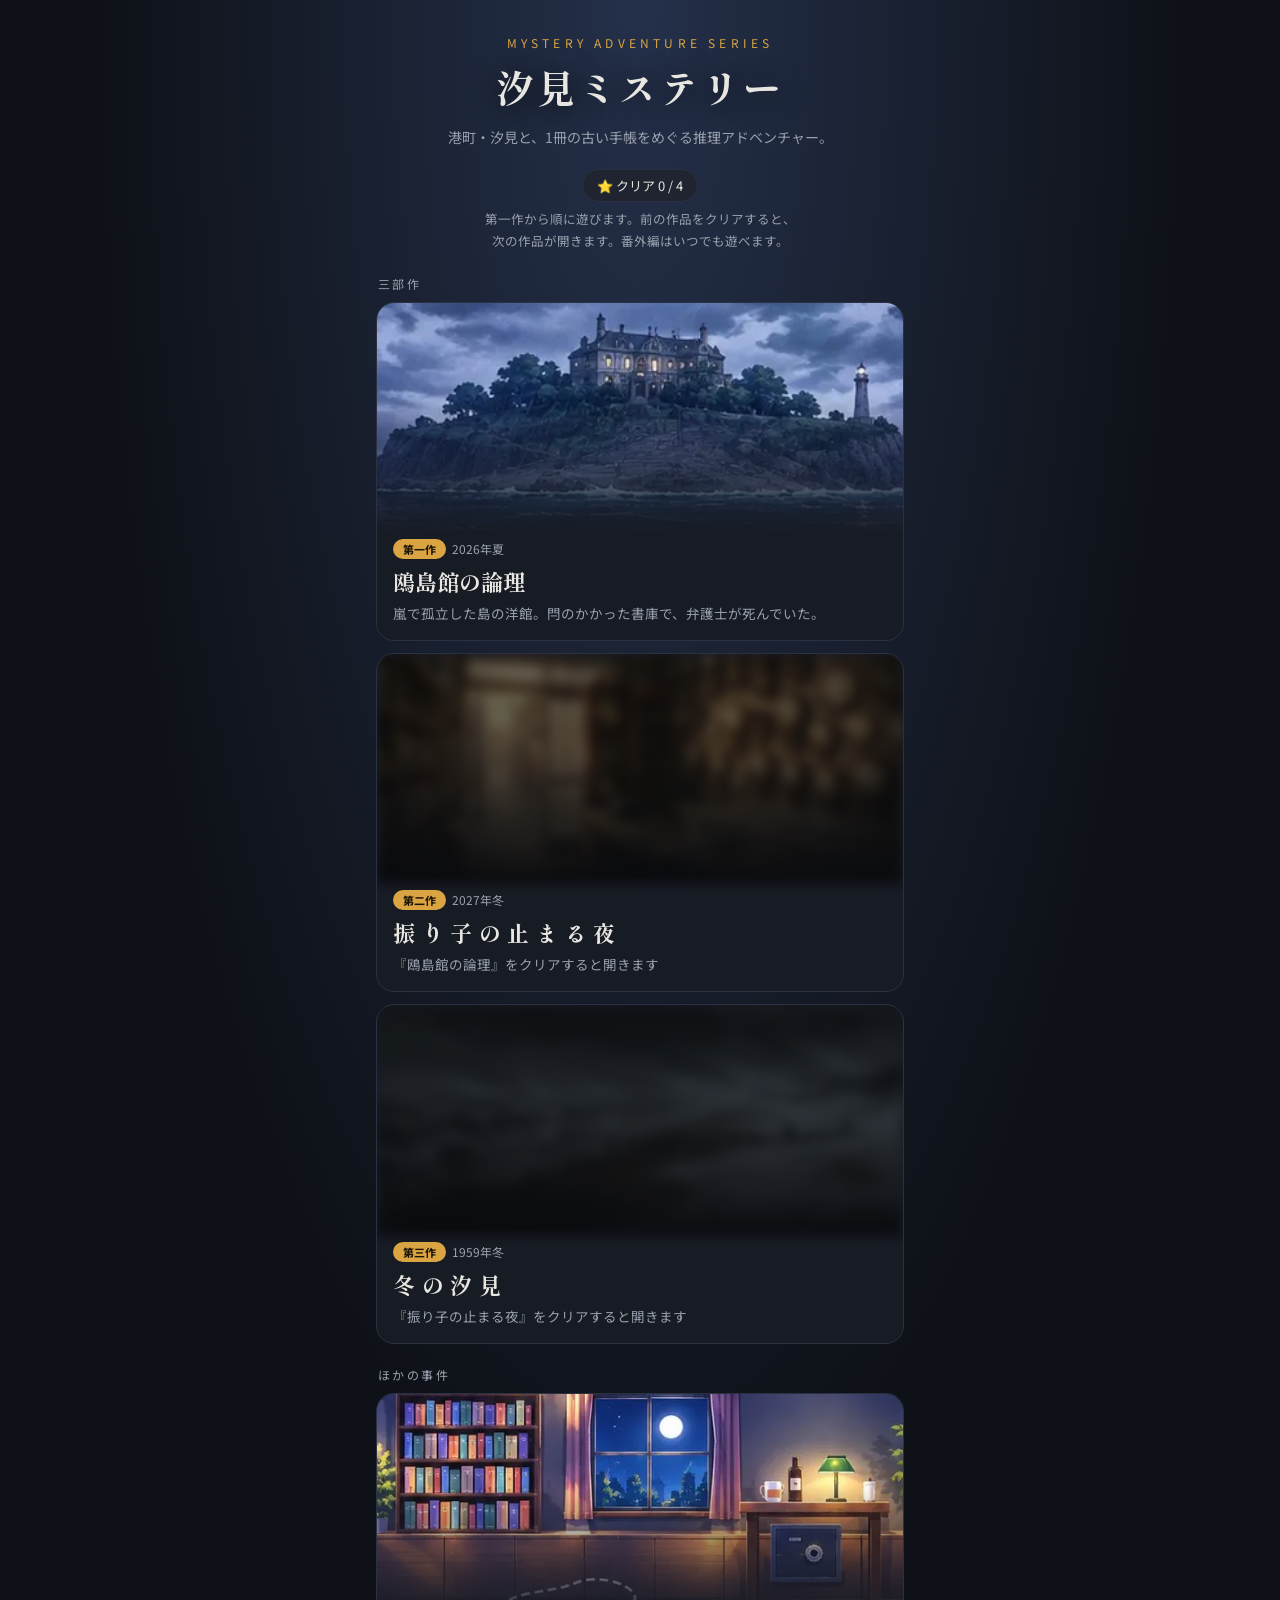
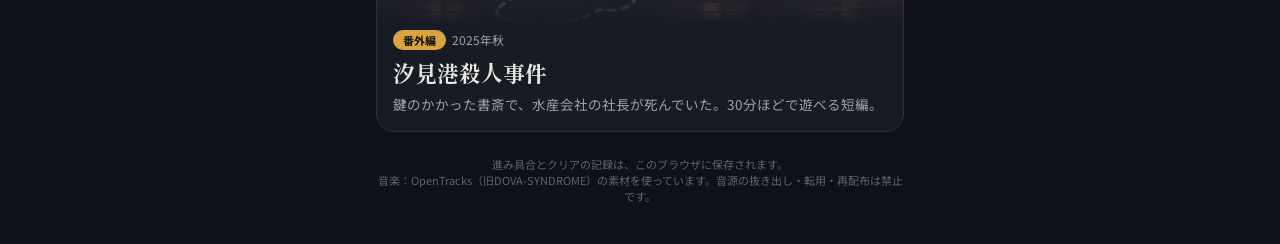
<file: index.html>
<!DOCTYPE html>
<html lang="ja">
<head>
<meta charset="UTF-8">
<meta name="viewport" content="width=device-width, initial-scale=1">
<title>汐見ミステリー</title>
<link rel="preconnect" href="https://fonts.googleapis.com">
<link href="https://fonts.googleapis.com/css2?family=Noto+Sans+JP:wght@400;500;700&family=Shippori+Mincho:wght@700;800&display=swap" rel="stylesheet">
<style>
:root{--bg:#0e1117;--panel:#171b24;--panel2:#1f2430;--line:#2b3140;--text:#e8e6e1;--sub:#9aa1ae;--accent:#d9a441;--accent2:#c2553f;--blue:#7fa7d6}
*{box-sizing:border-box;margin:0;padding:0}
html,body{background:var(--bg);color:var(--text);font-family:'Noto Sans JP',sans-serif;min-height:100%}
body{background:radial-gradient(ellipse at 50% 0%,#24304a 0%,var(--bg) 60%) no-repeat;display:flex;justify-content:center}
#wrap{width:100%;max-width:560px;padding:34px 16px 40px}
.eyebrow{color:var(--accent);font-size:12px;letter-spacing:.35em;text-align:center}
h1{font-family:'Shippori Mincho',serif;font-weight:800;font-size:38px;letter-spacing:.08em;text-align:center;margin:8px 0 10px;text-shadow:0 4px 30px #000}
.lead{color:var(--sub);font-size:14px;line-height:1.9;text-align:center;text-wrap:balance}
.stat{display:flex;justify-content:center;gap:10px;margin:18px 0 6px}
.stat span{background:var(--panel2);border:1px solid var(--line);border-radius:999px;padding:6px 14px;font-size:13px}
.order{color:var(--sub);font-size:12.5px;line-height:1.8;text-align:center;margin:6px 0 18px;text-wrap:balance}
.sec{color:var(--sub);font-size:12px;letter-spacing:.2em;margin:22px 2px 10px}
.game{display:block;width:100%;text-align:left;color:inherit;font:inherit;background:var(--panel);border:1px solid var(--line);border-radius:18px;overflow:hidden;margin-bottom:12px;cursor:pointer;position:relative}
.game:hover{border-color:var(--accent)}
.game{transition:transform .08s,filter .15s,border-color .15s}
.game:active{transform:scale(.98);filter:brightness(1.2)}
.game.going{border-color:var(--accent);filter:brightness(1.2)}
.game.going .img::before{content:'開いています…';position:absolute;inset:0;z-index:2;display:flex;align-items:center;justify-content:center;background:#0e1117aa;color:#fff;font-size:15px;font-weight:700;letter-spacing:.1em}
.game .img{aspect-ratio:16/7;background:linear-gradient(135deg,#2a3348,#151a24);background-size:cover;background-position:center;position:relative}
.game .img::after{content:'';position:absolute;inset:0;background:linear-gradient(180deg,transparent 40%,#171b24 100%)}
.game .body{padding:2px 16px 15px;position:relative}
.game .tag{display:inline-block;color:#1a1405;background:var(--accent);font-size:11px;font-weight:700;border-radius:999px;padding:2px 10px;margin-right:6px}
.game .era{color:var(--sub);font-size:12px}
.game h2{font-family:'Shippori Mincho',serif;font-weight:800;font-size:22px;margin:6px 0 4px}
.game p{color:var(--sub);font-size:13.5px;line-height:1.8}
.game .badges{position:absolute;top:10px;right:10px;display:flex;gap:6px;z-index:1}
.game .badges span{background:#0e1117cc;backdrop-filter:blur(6px);border:1px solid #ffffff2a;border-radius:999px;padding:4px 10px;font-size:12px}
.game .badges .clear{border-color:var(--accent);color:var(--accent);font-weight:700}
.game.soon{cursor:default}
.game.soon .img{filter:grayscale(.6) brightness(.7)}
.game.soon .badges .wait{color:var(--sub)}
.game.locked .img{filter:blur(6px) brightness(.4)}
.game.locked h2{letter-spacing:.3em}
.game.epi{border-color:var(--accent)}
#toast{position:fixed;left:50%;top:18px;transform:translate(-50%,-20px);opacity:0;background:#fff;color:#111;padding:10px 18px;border-radius:999px;font-size:14px;font-weight:700;transition:.3s;z-index:9;pointer-events:none;white-space:nowrap}
#toast.on{opacity:1;transform:translate(-50%,0)}
footer{color:#5c6370;font-size:11px;text-align:center;margin-top:24px}
.debug{margin:18px 0 6px;padding:14px;border:1px dashed #e0a43a;border-radius:16px;display:flex;flex-direction:column;gap:8px}
.debug h2{font-size:15px;color:#e0a43a}
.debug p{font-size:12px;color:#8a93a3;line-height:1.6}
.debug button{font:inherit;font-size:14px;padding:12px;border-radius:12px;border:1px solid #3a4254;background:#1b2130;color:#e8e8ea;cursor:pointer;text-align:left}
#openpop{position:fixed;inset:0;z-index:20;background:#000a;display:flex;align-items:center;justify-content:center;padding:24px}
#openpop .sheet{width:100%;max-width:340px;background:#161b26;border:1px solid #e0a43a;border-radius:20px;padding:22px 20px 18px;text-align:center}
#openpop .eyebrow{color:#e0a43a;font-size:12px;letter-spacing:.2em}
#openpop h3{font-family:'Shippori Mincho',serif;font-size:19px;margin:6px 0 12px}
#openpop .t{font-size:16px;font-weight:700;margin:6px 0}
#openpop .ok{margin-top:14px;width:100%;font:inherit;font-weight:700;font-size:15px;padding:12px;border-radius:999px;border:0;background:#e0a43a;color:#1a1405;cursor:pointer}
</style>
</head>
<body>
<div id="toast"></div>
<div id="wrap"></div>
<script type="application/json" id="hub-data">{"title": "汐見ミステリー", "eyebrow": "MYSTERY ADVENTURE SERIES", "lead": "港町・汐見と、1冊の古い手帳をめぐる推理アドベンチャー。", "order": "第一作から順に遊びます。前の作品をクリアすると、次の作品が開きます。番外編はいつでも遊べます。", "games": [{"id": "kamomejima", "tag": "第一作", "title": "鴎島館の論理", "era": "2026年夏", "lead": "嵐で孤立した島の洋館。閂のかかった書庫で、弁護士が死んでいた。", "thumb": "games/kamomejima/src/bg/island.jpg", "path": "games/kamomejima/index.html", "status": "play", "trilogy": true, "thumbUrl": "hub/thumbs/kamomejima.webp"}, {"id": "furiko", "tag": "第二作", "title": "振り子の止まる夜", "era": "2027年冬", "lead": "下町の川沿いに停められた車の中で、男が冷たくなっていた。", "thumb": "games/furiko/src/bg/shop.jpg", "path": "games/furiko/index.html", "status": "play", "trilogy": true, "requires": "kamomejima", "thumbUrl": "hub/thumbs/furiko.webp"}, {"id": "fuyu-shiomi", "tag": "第三作", "title": "冬の汐見", "era": "1959年冬", "lead": "品川の安宿で見つかった身元不明の男。手がかりは、汐見行きの切符の半券。", "thumb": "games/fuyu-shiomi/src/bg/beach.jpg", "path": "games/fuyu-shiomi/index.html", "status": "play", "trilogy": true, "requires": "furiko", "thumbUrl": "hub/thumbs/fuyu-shiomi.webp"}, {"id": "shiomi-port", "tag": "番外編", "title": "汐見港殺人事件", "era": "2025年秋", "lead": "鍵のかかった書斎で、水産会社の社長が死んでいた。30分ほどで遊べる短編。", "thumb": "games/shiomi-port/src/bg/study.jpg", "path": "games/shiomi-port/index.html", "status": "play", "thumbUrl": "hub/thumbs/shiomi-port.webp"}], "epilogue": {"id": "epilogue", "title": "最後のページ", "lead": "3作すべてを解いた人へ。", "path": "games/epilogue/index.html", "status": "play"}}</script>
<script>
'use strict';
(() => {
const H = JSON.parse(document.getElementById('hub-data').textContent);
const get = k => { try { return JSON.parse(localStorage.getItem(k)); } catch (e) { return null; } };
const cleared = get('mg:cleared') || [];
const esc = s => String(s).replace(/[&<>"]/g, c => ({ '&': '&amp;', '<': '&lt;', '>': '&gt;', '"': '&quot;' })[c]);
let toastT;
const toast = t => { const e = document.getElementById('toast'); e.textContent = t; e.classList.add('on'); clearTimeout(toastT); toastT = setTimeout(() => e.classList.remove('on'), 2200); };

const trilogy = H.games.filter(g => g.trilogy);
const triDone = trilogy.filter(g => cleared.includes(g.id)).length;
const allDone = triDone === trilogy.length;

function card(g, opt = {}) {
  const b = document.createElement('button');
  const done = cleared.includes(g.id);
  const auto = get('mg:' + g.id + ':auto');
  const cont = auto && auto.state && !auto.state.done;
  const soon = g.status !== 'play';
  // 前の作品をクリアするまで開かない（hub.json の requires）
  const need = g.requires && !cleared.includes(g.requires) ? H.games.find(x => x.id === g.requires) : null;
  if (need) { opt.locked = true; opt.msg = `『${need.title}』をクリアすると開きます`; opt.showTitle = true; }
  b.className = 'game' + (soon ? ' soon' : '') + (opt.locked ? ' locked' : '') + (opt.epi ? ' epi' : '');
  b.dataset.id = g.id;
  const badges = [done ? '<span class="clear">⭐️ クリア</span>' : '', cont ? '<span>つづきあり</span>' : '', soon && !opt.locked ? '<span class="wait">準備中</span>' : ''].join('');
  b.innerHTML = `<div class="img" style="${g.thumbUrl ? `background-image:url('${g.thumbUrl}')` : ''}"></div>
    <div class="badges">${badges}</div>
    <div class="body">${g.tag ? `<span class="tag">${esc(g.tag)}</span>` : ''}<span class="era">${esc(g.era || '')}</span>
    <h2>${esc(opt.locked && !opt.showTitle ? '？？？' : g.title)}</h2><p>${esc(opt.locked ? (opt.msg || `三部作をすべてクリアすると開きます（${triDone}/${trilogy.length}）`) : g.lead)}</p></div>`;
  b.onclick = () => {
    if (opt.locked) return toast(opt.msg || '三部作をすべてクリアすると開きます');
    if (soon) return toast('ただいま準備中です');
    b.classList.add('going'); document.querySelectorAll('.game').forEach(x => x.disabled = true);
    setTimeout(() => { location.href = g.path + (/[?&]debug\b/.test(location.search) ? '?debug' : ''); }, 150);
  };
  return b;
}

const w = document.getElementById('wrap');
w.innerHTML = `<div class="eyebrow">${esc(H.eyebrow)}</div><h1>${esc(H.title)}</h1><p class="lead">${esc(H.lead)}</p>
  <div class="stat"><span>⭐️ クリア ${H.games.filter(g => cleared.includes(g.id)).length} / ${H.games.length}</span></div>
  <p class="order">${esc(H.order)}</p><div class="sec">三部作</div>`;
trilogy.forEach(g => w.appendChild(card(g)));
if (triDone > 0) w.appendChild(card(H.epilogue, { locked: !allDone, epi: true }));
const others = H.games.filter(g => !g.trilogy);
if (others.length) {
  w.insertAdjacentHTML('beforeend', '<div class="sec">ほかの事件</div>');
  others.forEach(g => w.appendChild(card(g)));
}
// 新しく開いた作品を知らせる（前の作品をクリアして戻ってきたとき）
{
  const opened = H.games.filter(g => g.requires && cleared.includes(g.requires));
  if (H.epilogue && allDone) opened.push(H.epilogue);
  const seen = get('mg:opened') || [];
  const fresh = opened.filter(g => !seen.includes(g.id));
  try { localStorage.setItem('mg:opened', JSON.stringify(opened.map(g => g.id))); } catch (e) {}
  if (fresh.length) {
    const m = document.createElement('div'); m.id = 'openpop';
    m.innerHTML = `<div class="sheet" role="dialog" aria-label="新しい作品"><div class="eyebrow">NEW</div><h3>新しい作品が開きました</h3>${fresh.map(g => `<p class="t">『${esc(g.title)}』</p>`).join('')}<button class="ok">OK</button></div>`;
    m.querySelector('.ok').onclick = () => m.remove();
    m.onclick = e => { if (e.target === m) m.remove(); };
    document.body.appendChild(m);
  }
}
// デバッグ用：URL に ?debug をつけると、クリア記録を切り替えるボタンが出る（スマホとPCで記録が別々なので）
if (/[?&]debug\b/.test(location.search)) {
  const tri = trilogy.map(g => g.id);
  const sets = [['クリア記録なし', []], ['第一作をクリア', tri.slice(0, 1)], ['第二作までクリア', tri.slice(0, 2)], ['第三作までクリア（エピローグが開く）', tri.slice(0, 3)], ['すべてクリア', H.games.map(g => g.id).concat(H.epilogue ? [H.epilogue.id] : [])]];
  const box = document.createElement('section'); box.className = 'debug';
  box.innerHTML = '<h2>デバッグ：クリア記録</h2><p>このブラウザのクリア記録だけを書きかえます。各作品の途中のセーブはそのままです。</p><p class="now">いま：' + esc(cleared.join('、') || 'なし') + '</p>';
  sets.forEach(([label, ids]) => {
    const b = document.createElement('button'); b.textContent = label;
    b.onclick = () => { localStorage.setItem('mg:cleared', JSON.stringify(ids)); location.reload(); };
    box.appendChild(b);
  });
  w.appendChild(box);
}
w.insertAdjacentHTML('beforeend', '<footer>進み具合とクリアの記録は、このブラウザに保存されます。<br>音楽：OpenTracks（旧DOVA-SYNDROME）の素材を使っています。音源の抜き出し・転用・再配布は禁止です。</footer>');
// 「戻る」で戻ってきたとき、押した状態が残らないようにする
window.addEventListener('pageshow', e => { if (e.persisted) location.reload(); });
// サムネイルを先に読み込んでおく
H.games.forEach(g => { if (g.thumbUrl) new Image().src = g.thumbUrl; });
})();
</script>
</body>
</html>
</file>
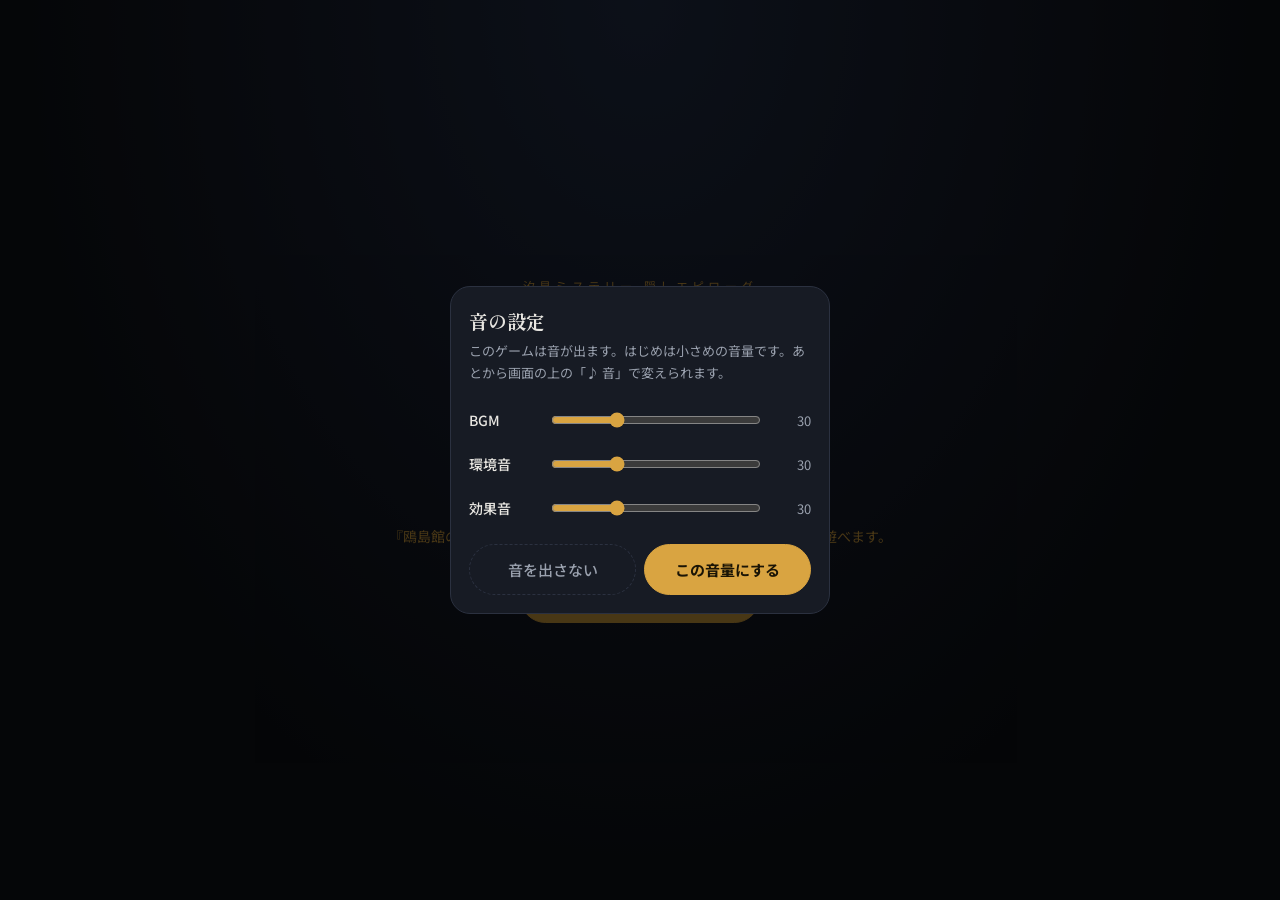
<file: games/epilogue/index.html>
<!DOCTYPE html>
<html lang="ja">
<head>
<meta charset="UTF-8">
<meta name="viewport" content="width=device-width, initial-scale=1">
<title>最後のページ</title>
<link rel="preconnect" href="https://fonts.googleapis.com">
<link href="https://fonts.googleapis.com/css2?family=Noto+Sans+JP:wght@400;500;700&family=Shippori+Mincho:wght@700;800&display=swap" rel="stylesheet">
<style>
:root{--bg:#0e1117;--panel:#171b24;--panel2:#1f2430;--line:#2b3140;--text:#e8e6e1;--sub:#9aa1ae;--accent:#d9a441;--accent2:#c2553f;--blue:#7fa7d6}
*{box-sizing:border-box;margin:0;padding:0}
html,body{background:var(--bg);color:var(--text);font-family:'Noto Sans JP',sans-serif;height:100%;-webkit-tap-highlight-color:transparent}
body{display:flex;justify-content:center}
button{font-family:inherit;color:inherit}
#wrap{width:100%;max-width:560px;padding:14px 14px 20px;display:flex;flex-direction:column;gap:12px;min-height:100%}
#wrap>*{flex-shrink:0} /* 長い文で文章欄が縮んで、文がボタンの下にはみ出さないように */
header{display:flex;align-items:center;justify-content:space-between}
#locname{font-family:'Shippori Mincho',serif;font-weight:800;font-size:19px;letter-spacing:.04em}
#locname small{display:block;font-family:'Noto Sans JP';font-weight:500;font-size:11px;color:var(--accent);letter-spacing:.2em;margin-bottom:1px}
#bag-unused{display:flex;align-items:center;gap:6px;background:var(--panel2);border:1px solid var(--line);border-radius:999px;padding:7px 13px;font-size:13px;cursor:pointer}
#bag-unused b{background:var(--accent);color:#1a1405;border-radius:999px;font-size:11px;padding:0 7px;min-width:20px;text-align:center}
#scene{width:100%;aspect-ratio:16/9;border-radius:16px;overflow:hidden;position:relative;background:#000;box-shadow:0 10px 30px #0008}
#scene svg{width:100%;height:100%;display:block;filter:saturate(.8) contrast(1.05)}
#scene::after{content:'';position:absolute;inset:0;background:radial-gradient(ellipse at center,transparent 45%,#000a 100%),linear-gradient(180deg,transparent 60%,#0009);pointer-events:none}
#here{position:absolute;left:12px;bottom:10px;display:flex;gap:6px;flex-wrap:wrap;z-index:1}
#here span{background:#0e1117cc;backdrop-filter:blur(6px);border:1px solid #ffffff22;border-radius:999px;padding:3px 10px;font-size:12px;color:var(--text)}
#msgbox{background:var(--panel);border:1px solid var(--line);border-radius:16px;padding:16px 18px 14px;min-height:150px;position:relative;cursor:pointer}
#who{display:none;position:absolute;top:-12px;left:16px;background:var(--accent);color:#1a1405;font-weight:700;font-size:13px;padding:3px 12px;border-radius:999px}
#who.on{display:block}
#msg{font-size:16px;line-height:1.85;white-space:pre-wrap}
#msgbox.more::after{content:'';position:absolute;right:16px;bottom:12px;width:8px;height:8px;border-right:2px solid var(--sub);border-bottom:2px solid var(--sub);transform:rotate(45deg);animation:bob 1s ease-in-out infinite}
@keyframes bob{50%{transform:translateY(3px) rotate(45deg)}}
#cmd{display:grid;grid-template-columns:repeat(3,1fr);gap:8px}
#cmd .label{grid-column:1/-1;color:var(--sub);font-size:13px;padding:2px 2px 0}
#cmd button{display:flex;flex-direction:column;align-items:center;justify-content:center;gap:5px;background:var(--panel2);border:1px solid var(--line);border-radius:14px;padding:12px 6px;font-size:14px;font-weight:500;cursor:pointer;transition:transform .08s,background .15s,border-color .15s;min-height:64px}
#cmd button svg{width:22px;height:22px;stroke:var(--accent);fill:none;stroke-width:1.8;stroke-linecap:round;stroke-linejoin:round}
#cmd button:hover{border-color:var(--accent)}
#cmd button:active{transform:scale(.96);background:#262c3a}
#cmd.list{grid-template-columns:1fr 1fr}
#cmd.list button{flex-direction:row;justify-content:flex-start;min-height:50px;padding:10px 14px;text-align:left}
#cmd.pad{grid-template-columns:repeat(5,1fr)}
#cmd.pad button{min-height:52px;font-size:20px;border-radius:50%;aspect-ratio:1;padding:0}
#cmd button.back{background:transparent;color:var(--sub);border-style:dashed}
#cmd.pad button.back{border-radius:14px;aspect-ratio:auto;grid-column:1/-1;font-size:14px}
#cmd button.primary{background:var(--accent);color:#1a1405;border-color:var(--accent);font-weight:700}
#cmd.one{grid-template-columns:1fr}
#toast{position:fixed;left:50%;top:72px;transform:translate(-50%,-20px);opacity:0;background:#fff;color:#111;padding:10px 18px;border-radius:999px;font-size:14px;font-weight:700;box-shadow:0 8px 24px #0006;transition:.3s;z-index:9;pointer-events:none;width:max-content;max-width:calc(100vw - 32px);box-sizing:border-box;text-align:center;line-height:1.5;word-break:auto-phrase;line-break:strict}
/* 長い名前（資料の題など）は折り返す。2行になったら角を小さく */
#toast.multi{border-radius:16px}
#toast.on{opacity:1;transform:translate(-50%,0)}
.screen{position:fixed;inset:0;background:radial-gradient(ellipse at 50% 0%,#24304a 0%,var(--bg) 70%);display:flex;flex-direction:column;align-items:center;justify-content:center;gap:16px;z-index:5;text-align:center;padding:24px;overflow:auto}
.eyebrow{color:var(--accent);font-size:12px;letter-spacing:.35em}
#title h1{font-family:'Shippori Mincho',serif;font-weight:800;font-size:44px;line-height:1.25;letter-spacing:.08em;text-shadow:0 4px 30px #000}
#title p{color:var(--sub);font-size:14px;line-height:1.9}
.big{width:240px;padding:14px;border-radius:999px;border:1px solid var(--line);background:var(--panel2);font-size:15px;font-weight:500;cursor:pointer}
.big.primary{background:var(--accent);color:#1a1405;border-color:var(--accent);font-weight:700}
#prologue{justify-content:flex-start}
#prologue .card{max-width:520px;width:100%;background:var(--panel);border:1px solid var(--line);border-radius:20px;padding:24px 22px;text-align:left;line-height:1.95;font-size:15px;margin:auto 0}
#prologue h2{font-family:'Shippori Mincho',serif;font-size:24px;text-align:center;margin-bottom:14px}
#prologue b{color:var(--accent)}
#prologue .cast{margin-top:16px;border-top:1px solid var(--line);padding-top:14px}
#prologue .cast div{display:flex;gap:10px;font-size:13.5px;padding:4px 0}
#prologue .cast span{min-width:76px;color:var(--blue);font-weight:700}
.hide{display:none!important}

#hdr-r{display:flex;gap:8px}
.pill{display:flex;align-items:center;gap:6px;background:var(--panel2);border:1px solid var(--line);border-radius:999px;padding:7px 13px;font-size:13px;cursor:pointer}
.pill b{background:var(--accent);color:#1a1405;border-radius:999px;font-size:11px;padding:0 7px;min-width:20px;text-align:center}
#modal{position:fixed;inset:0;background:#000a;z-index:8;display:flex;align-items:flex-end;justify-content:center}
#modal .sheet{width:100%;max-width:560px;background:var(--panel);border:1px solid var(--line);border-radius:20px 20px 0 0;padding:20px 16px 26px;max-height:85vh;overflow:auto}
#modal h3{font-family:'Shippori Mincho',serif;font-size:19px;margin-bottom:12px}
#modal .row{display:flex;align-items:center;gap:10px;background:var(--panel2);border:1px solid var(--line);border-radius:14px;padding:12px 14px;margin-bottom:8px;cursor:pointer;width:100%;text-align:left;font-size:14px}
#modal .row:not([disabled]):hover{border-color:var(--accent)}
#modal .row .t{flex:1}
#modal .row small{display:block;color:var(--sub);font-size:12px;margin-top:2px}
#modal .row[disabled]{opacity:.45;cursor:default}
#modal .close{margin-top:6px;width:100%;padding:12px;border-radius:999px;border:1px dashed var(--line);background:transparent;color:var(--sub);font-size:14px;cursor:pointer}
#card{position:fixed;inset:0;z-index:7;background:radial-gradient(ellipse at 50% 40%,#24304a 0%,var(--bg) 75%);display:flex;flex-direction:column;align-items:center;justify-content:center;gap:12px;cursor:pointer;animation:fade .6s}
#card .n{color:var(--accent);letter-spacing:.35em;font-size:13px}
#card .t{font-family:'Shippori Mincho',serif;font-weight:800;font-size:30px;letter-spacing:.08em}
#card .tap{color:var(--sub);font-size:12px;margin-top:30px}
@keyframes fade{from{opacity:0}to{opacity:1}}
#bg,#bg img{width:100%;height:100%;display:block;object-fit:cover}
#loading .bar{width:220px;height:6px;border-radius:99px;background:var(--panel2);overflow:hidden}
#loading .bar i{display:block;height:100%;width:0;background:var(--accent);transition:width .2s}
#loading p{color:var(--sub);font-size:13px}
#nbook{position:fixed;inset:0;z-index:8;background:var(--bg);display:flex;flex-direction:column;max-width:560px;margin:0 auto}
.nb-head{display:flex;align-items:center;justify-content:space-between;padding:16px 16px 8px}
.nb-head h3{font-family:'Shippori Mincho',serif;font-size:21px}
.nb-x{background:transparent;border:1px dashed var(--line);color:var(--sub);border-radius:999px;padding:7px 14px;font-size:13px;cursor:pointer}
.nb-tabs{display:flex;gap:6px;padding:0 12px 10px;overflow-x:auto;border-bottom:1px solid var(--line)}
.nb-tabs button{flex:none;background:var(--panel2);border:1px solid var(--line);border-radius:999px;padding:8px 11px;font-size:12.5px;cursor:pointer}
.nb-tabs button.on{background:var(--accent);color:#1a1405;border-color:var(--accent);font-weight:700}
.nb-body{flex:1;overflow:auto;padding:12px 14px 30px}
.nb-entry{position:relative;background:var(--panel);border:1px solid var(--line);border-radius:14px;padding:11px 44px 11px 14px;margin-bottom:8px}
.nb-entry.pinned{border-color:var(--accent)}
.nb-entry .meta{color:var(--blue);font-size:12px;font-weight:700;margin-bottom:3px}
.nb-entry .txt{font-size:14px;line-height:1.75;white-space:pre-wrap}
.nb-entry.item{padding:0}
.nb-entry.item summary{list-style:none;cursor:pointer;padding:11px 40px 11px 14px;position:relative}
.nb-entry.item summary::-webkit-details-marker{display:none}
.nb-entry.item summary::after{content:'';position:absolute;right:16px;top:50%;width:7px;height:7px;border-right:2px solid var(--sub);border-bottom:2px solid var(--sub);transform:translateY(-70%) rotate(45deg);transition:transform .2s}
.nb-entry.item[open] summary::after{transform:translateY(-30%) rotate(225deg)}
.nb-entry.item .desc{padding:0 14px 12px;font-size:13px;line-height:1.75;color:var(--sub);white-space:pre-wrap}
.nb-entry .pin{position:absolute;right:8px;top:8px;background:transparent;border:0;font-size:20px;color:var(--sub);cursor:pointer;padding:2px 6px}
.nb-entry .pin.on{color:var(--accent)}
.nb-bar,.nb-filter{display:flex;flex-wrap:wrap;gap:8px;align-items:center;margin-bottom:10px;font-size:13px;color:var(--sub)}
.nb-filter input[type=search]{flex:1 1 100%;background:var(--panel2);border:1px solid var(--line);border-radius:12px;padding:10px 12px;color:var(--text);font:inherit;font-size:14px}
.nb-filter select{background:var(--panel2);border:1px solid var(--line);border-radius:10px;padding:7px 8px;color:var(--text);font:inherit;font-size:13px;max-width:48%}
.nb-bar .cnt,.nb-body .cnt{margin-left:auto;color:var(--sub);font-size:12px;margin-bottom:6px}
.nb-empty,.nb-note{color:var(--sub);font-size:13px;line-height:1.8;padding:6px 2px}
#memo{width:100%;min-height:50vh;background:var(--panel);border:1px solid var(--line);border-radius:14px;padding:12px;color:var(--text);font:inherit;font-size:15px;line-height:1.8;resize:vertical}
#modal .recap{font-size:15px;line-height:1.9;white-space:pre-wrap;margin:6px 0 18px}
#modal .eyebrow{margin-bottom:4px}
.nb-contra{background:var(--panel);border:1px solid var(--accent);border-radius:16px;padding:12px;margin-bottom:12px;text-align:center;position:sticky;top:0;z-index:1}
.nb-contra .big{width:100%}
.nb-contra small{display:block;color:var(--sub);font-size:12px;margin-top:6px}
.nb-contra .sel{font-size:14px;font-weight:700;color:var(--accent);margin-bottom:8px}
.nb-contra .row2{display:flex;gap:8px}
.nb-contra .row2 .big{flex:1;width:auto}
.nb-contra .big.back{background:transparent;color:var(--sub);border-style:dashed}
.nb-contra .big[disabled]{opacity:.4}
.nb-entry.selectable{cursor:pointer}
.nb-entry.chosen{border-color:var(--accent2);box-shadow:0 0 0 2px var(--accent2) inset}
#cmd button{position:relative}
#cmd .badge{position:absolute;top:7px;right:9px;background:var(--accent2);color:#fff;border-radius:999px;font-size:11px;font-weight:700;min-width:20px;padding:1px 6px;line-height:1.5}
.big,.pill,#modal .row,.nb-tabs button,.nb-x{transition:transform .08s,filter .15s,background .15s}
.big:active,.pill:active,#modal .row:not([disabled]):active,.nb-tabs button:active,.nb-x:active{transform:scale(.96);filter:brightness(1.25)}
.big.going{filter:brightness(1.25);pointer-events:none}
body.leaving::after{content:'開いています…';position:fixed;inset:0;z-index:20;display:flex;align-items:center;justify-content:center;background:#0e1117cc;color:var(--text);font-size:15px;letter-spacing:.1em;animation:fade .2s}
.nb-entry .broken{display:inline-block;background:var(--accent2);color:#fff;border-radius:999px;font-size:10.5px;padding:0 8px;margin-right:6px}
.nb-entry.is-broken .txt{color:var(--sub);text-decoration:line-through;text-decoration-color:#c2553f99}
#modal .board .b-sus{display:flex;flex-wrap:wrap;gap:6px;margin:10px 0 14px}
#modal .board .b-sus span{background:var(--accent);color:#1a1405;border-radius:999px;padding:4px 12px;font-size:13px;font-weight:700;transition:.2s}
#modal .board .b-sus span.out{background:var(--panel2);color:var(--sub);text-decoration:line-through;font-weight:400}
#modal .board .row.on{border-color:var(--accent);background:#2a2a20}
#modal .board .row2{display:flex;gap:8px;margin-top:10px}
#modal .board .row2 .big{flex:1;width:auto}
#modal .board .row2 .big[disabled]{opacity:.4}
.nb-entry.doc{padding-right:14px}.nb-entry.doc .txt{white-space:pre-wrap;font-variant-numeric:tabular-nums;line-height:1.7}
#cmd #sq{grid-column:1/-1;font:inherit;font-size:16px;padding:12px 14px;border-radius:12px;border:1px solid var(--line);background:var(--panel);color:inherit}
#title .lock{color:var(--accent);margin:18px 0 6px}
/* 音のオン・オフ */
.pill.off{color:var(--sub);text-decoration:line-through}
#title .pill.sndt{position:absolute;top:14px;right:14px;font-size:12px}  /* 音のボタンは右上の端に */
#title .credit{color:#5c6370;font-size:11px;line-height:1.7;max-width:320px;margin-top:6px}
#sndpop{position:fixed;inset:0;z-index:20;background:#000a;display:flex;align-items:center;justify-content:center;padding:20px}
#sndpop .sheet{width:100%;max-width:380px;background:var(--panel);border:1px solid var(--line);border-radius:20px;padding:20px 18px 18px}
#sndpop h3{font-family:'Shippori Mincho',serif;font-size:19px;margin-bottom:6px}
#sndpop .lead{color:var(--sub);font-size:13px;line-height:1.7;margin-bottom:14px}
#sndpop .row{display:grid;grid-template-columns:4.5em 1fr 2.5em;align-items:center;gap:10px;padding:8px 0}
#sndpop .n{font-size:14px;font-weight:500}
#sndpop .v{text-align:right;color:var(--sub);font-variant-numeric:tabular-nums;font-size:13px}
#sndpop input[type=range]{width:100%;accent-color:var(--accent);height:28px}
#sndpop .btns{display:flex;gap:8px;margin-top:14px}
#sndpop .btns .big{flex:1;width:auto}
#sndpop .big.back{background:transparent;color:var(--sub);border-style:dashed}
/* デバッグ：進み具合 */
.pill.dbg{border-color:#e0a43a;color:#e0a43a}
#flow{position:fixed;inset:0;z-index:30;background:var(--bg);display:flex;flex-direction:column}
#flow .fl-head{display:flex;gap:8px;align-items:center;padding:12px 14px;border-bottom:1px solid var(--line)}
#flow .fl-head b{color:#e0a43a;font-size:15px;white-space:nowrap}
#flow select{flex:1;min-width:0;font:inherit;font-size:13px;background:var(--panel);color:var(--text);border:1px solid var(--line);border-radius:10px;padding:6px 8px}
#flow .fl-x{font-size:22px;background:none;border:0;color:var(--sub);padding:0 6px;cursor:pointer}
#flow .fl-legend{display:flex;flex-wrap:wrap;gap:10px;padding:10px 14px 0;font-size:12px;color:var(--sub);align-items:center}
#flow .fl-legend span::before{content:'';display:inline-block;width:10px;height:10px;border-radius:3px;margin-right:4px;vertical-align:-1px;background:var(--line)}
#flow .fl-legend .done::before{background:#3f6b4a}#flow .fl-legend .now::before{background:#e0a43a}#flow .fl-legend .wait::before{background:#2a3142}
#flow .fl-tip{font-size:11.5px;color:var(--sub);padding:6px 14px 8px;line-height:1.6}
#flow .fl-cols{flex:1;overflow:auto;display:flex;flex-direction:column;gap:14px;padding:4px 14px 24px}
#flow .fl-col{display:grid;grid-template-columns:repeat(auto-fill,minmax(230px,1fr));gap:8px;padding-left:12px;border-left:2px solid var(--line);position:relative}
#flow .fl-lv{grid-column:1/-1;font-size:12px;color:var(--sub);padding:2px 0}
#flow .fl-col+.fl-col::before{content:'↓';position:absolute;left:-9px;top:-15px;font-size:12px;color:var(--sub)}
#flow .fl-n{text-align:left;font:inherit;background:var(--panel);border:1px solid var(--line);border-left:4px solid #2a3142;border-radius:10px;padding:8px 10px;color:var(--text);display:flex;flex-direction:column;gap:3px;cursor:pointer}
#flow .fl-n .k{font-size:12.5px;font-weight:700;line-height:1.45}
#flow .fl-n .t{font-size:11px;color:var(--sub);line-height:1.5}
#flow .fl-n .g{font-size:11px;color:#9fb4d8;line-height:1.5}
#flow .fl-n.done{border-left-color:#3f6b4a;opacity:.75}#flow .fl-n.now{border-left-color:#e0a43a;box-shadow:0 0 0 1px #e0a43a55}#flow .fl-n.wait{border-left-color:#2a3142}
#flow .fl-n.sel{outline:2px solid #fff}#flow .fl-n.up{outline:2px solid #6aa9ff}#flow .fl-n.down{outline:2px solid #c77dff}#flow .fl-n.dim{opacity:.3}
#flow.hide-done .fl-n.done{display:none}
/* いつも同じボタン（記録・もどる）は、一覧の線の下にまとめる。記録はもどる（点線）とも中身のボタン（塗り）ともちがう、金色の枠 */
#cmd .foot{grid-column:1/-1;display:flex;gap:8px;border-top:1px solid var(--line);padding-top:10px;margin-top:2px}
#cmd .foot button{flex:1;min-height:46px;flex-direction:row;justify-content:center;gap:7px;padding:8px 12px}
#cmd button.nb{background:transparent;border:1.5px solid var(--accent);color:var(--accent);position:relative}
#cmd .foot button.nb{border-radius:999px}
#cmd .foot button.nb svg{width:18px;height:18px}
#cmd button.nb:active{background:#2a2414}
#cmd .foot .badge{top:-8px;right:-4px}
#cmd .badge:empty{display:none}
#nbook{z-index:9}  /* 推理ボードの上でも開ける */
.big.nbk{background:transparent;border:1.5px solid var(--accent);color:var(--accent)}
#cmd.pad .foot button{aspect-ratio:auto;border-radius:999px;min-height:46px;font-size:14px;padding:8px 12px}#cmd.pad .foot button.back{border-radius:14px}
#title .dbg-jump{margin-top:8px;padding:12px;border:1px dashed #e0a43a;border-radius:16px;display:flex;flex-direction:column;gap:8px;width:280px}
#title .dbg-jump .lb{color:#e0a43a;font-size:12px}
#title .dbg-jump select{font:inherit;font-size:13px;background:var(--panel);color:var(--text);border:1px solid var(--line);border-radius:10px;padding:8px}
#title .dbg-jump .big{width:100%}
#title .dbg-jump .st{font-size:11.5px;color:var(--sub);min-height:1em}

</style>
</head>
<body>
<div id="loading" class="screen"><div class="eyebrow">LOADING</div><div class="bar"><i id="loadbar"></i></div><p id="loadtxt">読み込み中…</p></div>
<div id="title" class="screen hide"></div>
<div id="prologue" class="screen hide"></div>
<div id="toast"></div>
<div id="wrap" class="hide">
  <header><div id="locname"></div><div id="hdr-r"><button class="pill" id="menu">メニュー</button><button class="pill" id="snd" aria-label="音の設定"></button></div></header>
  <div id="scene"><div id="bg"></div><div id="here"></div></div>
  <div id="msgbox"><div id="who"></div><div id="msg"></div></div>
  <div id="cmd"></div>
</div>
<script type="application/json" id="game-data">{"nbLabel":"取材メモ","id":"epilogue","title":"最後のページ","hub":"../../index.html","start":"ch1","chapters":{"ch1":{"id":"ch1","label":"第一章","title":"封筒","start":{"loc":"room","text":"2027年10月。錦糸町、三島陽の部屋。\n\n机の上に、祖父の遺品の箱がある。十二年前から、ずっとここにある。"},"thinkHint":"（{name}さんと、ちゃんと話さないと）","think":[{"if":"!has:fuutou","hints":["（祖父の箱を「調べる」。あの封筒を出さないと）"]},{"if":"!flag:news","hints":["（手帳は、本当に千鶴さんに返されたのか。新聞を「調べる」）"]},{"if":"!flag:at_shop","hints":["（時雨町の宮下時計店へ行こう）"]},{"if":"!flag:c_techou || !flag:c_haha","hints":["（封筒を渡す前に、千鶴さんの話を聞きたい）","（千鶴さんに『手帳のこと』と『母のこと』を聞こう）"]},{"hints":["（封筒を、千鶴さんに『見せる』）"]}],"locations":{"room":{"name":"錦糸町・陽の部屋","bg":"room","people":[],"objs":{"box":"祖父の箱","paper":"新聞","window":"窓"},"arrive":"陽の部屋。本と資料の山。"},"shop":{"name":"時雨町・宮下時計店","bg":"shop","unlock":"flag:news","people":["chizuru","ao"],"objs":{"clocks":"壁の時計","daitokei":"大時計","choba":"帳場"},"arrive":[{"if":"!flag:at_shop","text":"宮下時計店。ガラス戸の札は「営業中」。三十の時計の音の中で、千鶴が顔を上げた。\n\n千鶴「…三島さん。お久しぶりです」","do":["flag:at_shop"]},{"text":"宮下時計店。三十の時計が、そろって時を刻んでいる。"}]}},"look":{"box":[{"if":"!has:fuutou","text":"祖父・三島透の遺品の箱。取材メモの束と、古い封筒が一通。\n\n封はされたまま。表に、角ばった古い字。\n\n「この手帳が娘の手に渡ったら、一緒に渡してほしい　佐伯修」\n\n祖父は、五十五年、この封筒を開けなかった。手帳が見つかる日を、待ちつづけて。取材メモにも、その理由が書いてある。","do":["give:fuutou","give:memo","doc:memo"]},{"text":"祖父の箱。取材メモは、取材メモの「資料」に書き写した。"}],"paper":[{"if":"!flag:news","text":"春の新聞の切り抜き。「時計店主に執行猶予　孫は保護観察」。\n\nその下に、先週の小さな記事。「証拠品の手帳、持ち主に返還」。","do":["flag:news"]},{"text":"手帳は、千鶴さんのもとに戻った。"}],"window":{"text":"窓の外は、秋晴れ。隅田川のほうに、白い雲が流れていく。"},"clocks":{"text":"三十の時計。正午に合わせたばかりだという。どれも、ぴったり同じ時刻だ。"},"daitokei":{"text":"奥の大時計。振り子の重りは、細い印の位置に戻されている。"},"choba":{"text":"帳場に、封の切られた手紙が一通。差出人は「長尾」。千鶴が書いた手紙への、返事らしい。"}},"talk":{"chizuru":{"topics":{"ima":{"seq":[{"text":"千鶴「春からは、店を開けています。執行猶予というのは、ふつうに暮らしていいということだそうで。…ふつうに、というのが、いちばん難しいですね」"},{"text":"千鶴「蒼は大学に戻りました。白石先生のところで、手伝いをしているそうです」"}]},"techou":{"seq":[{"text":"千鶴「手帳は、先週返ってきました。…最後まで、読みました」\n\n千鶴「三島さん。記事を書かれるなら、読んでください。父が、自分の手で書いたものです。私ひとりで抱えているのは、もう重すぎて」\n\n千鶴は、手帳を差し出した。陽は、大事なところを書き写させてもらった。","do":["doc:techou_a","doc:techou_b","flag:c_techou"]},{"text":"千鶴「最後のページだけが、ないんです。破り取られた跡だけ。…何が書いてあったのか、それだけが分からない」"}]},"haha":{"seq":[{"text":"千鶴「母は、父のことを『立派な人だった』としか言いませんでした。事故で死んだ、と」\n\n千鶴「母が亡くなったのは、平成5年です。仏壇の引き出しから、これが出てきました。…父から母への、最後の手紙」","do":["doc:miyoko","flag:c_haha"]},{"text":"千鶴「『嘘でいい。あの子が胸を張れるように』…。母は、三十三年、その嘘を守ったんです」\n\n千鶴「もうひとつ、ずっと分からないことがあって。母のところには、毎月、差出人のない為替が届いていました。私が大学を出るまで。…誰だったのか」","card":"千鶴：母のもとには、千鶴が大学を出るまで、毎月、差出人のない為替が届いていた"}]},"nagao":{"text":"千鶴「長尾さんのお嬢さんから、お返事が来ました。『父のしたことを、父にかわってお詫びします。父は、黒田家のために汚い仕事ばかりしてきた人でした』と」\n\n千鶴「…お詫びをしなければならないのは、私のほうなのに」"},"chichi":{"text":"千鶴「父が人殺しだったことは、変わりません。…でも、ずっと、どういう人だったのか分からなかった。手帳を読んで、少しだけ分かった気がします」"}}},"ao":{"topics":{"ima":{"seq":[{"text":"蒼「大学、戻りました。白石先生の研究室で、手伝いをしてます。…先生、厳しいですけど」"},{"text":"蒼「ばあちゃん、手帳を読み終わった夜、ずっと泣いてました。でも、次の日の朝、ちゃんと正午に時計を合わせてた」"}]},"techou":{"text":"蒼「最後のページ、何が書いてあったんでしょうね。…ばあちゃん、毎晩、破れた跡をなでてます」"}}}},"show":{"chizuru":{"fuutou":[{"if":"flag:c_techou && flag:c_haha","text":"陽は、鞄から封筒を出して、帳場に置いた。\n\n陽「祖父の三島透が、六十七年前に、汐見の沖田という刑事から預かったものです。佐伯修さんから」\n\n千鶴は、封筒の表の字を、指でなぞった。\n\n千鶴「…父の字です。手帳と、同じ」","do":["flag:given","event:close"]},{"text":"（その前に、千鶴さんの話を、もう少し聞こう）"}],"memo":{"text":"千鶴「三島さんのおじいさまのメモ…。沖田さんという方が、私の店に？」\n\n千鶴は、壁の時計を見上げた。\n\n千鶴「昭和の終わりごろ、古い腕時計を持ってきたおじいさんがいました。日本海のほうの言葉で…。あの方が」"}},"ao":{"fuutou":{"text":"蒼「これ…ひいじいちゃんの字？」"}}},"showDefault":"{name}は、それを見つめた。","events":{"close":{"pages":["千鶴は、封筒を開けなかった。","千鶴「三島さん。…これは、汐見で開けたいんです。父が最後に立った海で」","千鶴「でも、その前に、お願いがあります。父のことを知っている人たちに、会ってきていただけませんか。黒田さんの奥さま。父の秘書だった野々村さんのご家族。汐見の人たち」","千鶴「私がこの手帳を読んでも分からなかったこと。誰が母に為替を送っていたのか。なぜ手帳は六十年も眠っていたのか。…全部、知ってから、封を切りたいんです」","陽は、うなずいた。祖父の取材メモの続きを書くのは、自分だと思った。"],"do":["chapter:ch2"]}}},"ch2":{"id":"ch2","label":"第二章","title":"六十年","recap":"陽は、祖父・三島透が預かっていた佐伯修の封筒を、宮下千鶴に届けた。千鶴は汐見の海で開けたいと言い、その前に、父を知る人たちに会ってきてほしいと頼んだ。誰が母に為替を送っていたのか。なぜ手帳は六十年も眠っていたのか。","start":{"loc":"kuroda","text":"2027年10月。目白、黒田邸。\n\n昭和の終わりに建て直された洋館。応接間の窓辺で、車椅子の老婦人が、庭の柿の木を見ていた。\n\nタキ「三島さん。鴎島では、ご迷惑をおかけしました。…座って」"},"thinkHint":"（{name}さんに、まだ聞いていないことがある）","think":[{"if":"!flag:t_kuroda","hints":["（タキさんに『黒田惣一郎のこと』を聞こう。手帳が六十年眠っていた理由を）"]},{"if":"!flag:t_kawase","hints":["（千鶴さんのお母さんに届いていた為替…）","（タキさんに、もう一度『黒田惣一郎のこと』を聞こう）"]},{"if":"!flag:s_diary","hints":["（川崎の野々村さんの家へ行って、静さんに『野々村のこと』を聞こう）"]},{"hints":["（タキさんにも静さんにも、話を聞いた。…汐見へ向かおう。黒田邸の玄関を「調べる」）"]}],"locations":{"kuroda":{"name":"目白・黒田邸","bg":"kuroda","people":["taki"],"objs":{"photo":"惣一郎の写真","genkan":"玄関"},"arrive":"黒田邸の応接間。柱時計が、低い音で時を刻んでいる。"},"kawasaki":{"name":"川崎・野々村家","bg":"kawasaki","people":["shizuka"],"objs":{"butsudan":"仏壇","shelf":"本棚"},"arrive":"川崎の古い団地の一室。本棚に、夜間中学の文集が何十冊も並んでいる。"}},"look":{"photo":{"text":"黒田惣一郎の写真。恰幅のいい、葉巻をくわえた老人。目だけが、どこか疲れている。"},"genkan":[{"if":"flag:t_kawase && flag:s_diary","text":"黒田邸の玄関を出た。秋の空が高い。\n\n陽は、汐見行きの夜行の切符を買った。","do":["event:close"]},{"text":"玄関。…まだ、聞きたいことが残っている。"}],"butsudan":{"text":"仏壇に、眼鏡をかけた穏やかな老人の写真。野々村。夜間中学の先生の顔だ。"},"shelf":{"text":"夜間中学の文集。「字が書けるようになって、母に手紙を書きました」。どのページにも、野々村先生への礼が書いてある。"}},"talk":{"taki":{"topics":{"kuroda":{"seq":[{"text":"タキ「主人が手帳のことを話したのは、亡くなる前の晩だけです。平成7年の冬」\n\nタキ「『わしは社長の罪を知って、それで会社を取った。手帳を燃やせば、全部なかったことになる。だが、燃やせなかった』。…なぜ燃やせなかったのか、と聞きました」\n\nタキ「『燃やしたら、社長を二度殺すことになる。一度は、わしが黙らせて殺した』と」","do":["flag:t_kuroda"]},{"text":"タキ「もうひとつ、主人は言いました。『社長の奥さんと娘に、毎月、為替を送っている。名前は書くな、と銀行に言ってある。娘が学校を出るまでは続けろ』」\n\nタキ「主人がしたことで、私が誇れることは、それだけです」","card":"タキ：千鶴の母に毎月届いていた差出人のない為替は、黒田惣一郎が送っていた","do":["flag:t_kawase"]},{"text":"タキ「主人は、悪人でした。でも、悪人にも、守りたい約束があったんでしょう」"}]},"nagao":{"text":"タキ「長尾は、主人が拾った男です。主人が会社を大きくするとき、表に出せないことを、ぜんぶ長尾にやらせた。…主人が死んでからは、圭が長尾を使った」\n\nタキ「時計屋さんのことは、ほんとうに申し訳なく思っています。長尾は、私たちが育てた毒でした」"},"zaidan":{"text":"タキ「鴎島で、遺言を書き直したのは、主人の言葉を聞いたからです。この会社は、汐見の漁師の倅が、死んだ友の名前で興したもの。なら、汐見に返すのが筋でしょう」\n\nタキ「奨学金に、名前をつけたいと思っています。『佐伯・久我奨学金』。…千鶴さんに、お許しをいただけるかしら」"},"rokujuu":{"text":"タキ「磯村は、六十六年、うちに仕えてくれました。手帳のことを、ずっと一人で抱えて。…鴎島のあと、磯村は暇乞いをして、汐見に帰りました。会うなら、汐見の下宿です」"}}},"shizuka":{"topics":{"nonomura":{"seq":[{"text":"静「父は、平成22年に亡くなりました。夜間中学の先生を、四十五年。…父の日記を、読んでいただけますか。品川の事件のことも、書いてあります」\n\n静は、古い大学ノートを何冊も持ってきた。陽は、大事なところを書き写させてもらった。","do":["doc:nonomura","flag:s_diary"]},{"text":"静「父は、社長さんを恨んでいませんでした。最後まで、『恩人だ』と」\n\n静「自分が夜汐に乗ったせいで、社長さんのアリバイができた。その分、誰かに字を教えて返そうと思った。…父は、そう言っていました」"}]},"ima":{"text":"静「陽さんの記事、楽しみにしています。父の名前も、出してください。…父は、隠れて生きることが、いちばんつらかった人ですから」"}}}},"show":{"taki":{"fuutou":{"text":"タキは、封筒の字をしばらく見ていた。\n\nタキ「主人の部屋にあった手帳と、同じ字。…最後のページは、これだったのね。主人は、最後まで、それだけが見つからないと言っていました」"}},"shizuka":{"fuutou":{"text":"静「社長さんの字…。父の日記に、写した字があります。同じです」"}}},"showDefault":"{name}は、それを見つめた。","events":{"close":{"pages":["夜行列車の窓に、自分の顔が映っている。","為替の送り主は、黒田惣一郎だった。佐伯の罪を握って会社を取った男が、佐伯の娘を、名前を隠して育てていた。","野々村は、夜汐に乗ったことを一生悔いて、四十五年、人に字を教えた。","祖父の取材メモに、陽は書き足した。\n\n「悪人にも、守りたい約束があった」","――汐見。"],"do":["chapter:ch3"]}}},"ch3":{"id":"ch3","label":"第三章","title":"汐見の人々","recap":"千鶴の母に毎月届いていた差出人のない為替は、黒田惣一郎が送っていた。惣一郎は「燃やしたら、社長を二度殺すことになる」と言って、手帳を燃やさずに隠した。野々村は夜汐に乗ったことを一生悔い、四十五年、夜間中学で字を教えた。陽は汐見へ向かう。","start":{"loc":"police","text":"2027年10月。汐見署。\n\n夜行を降りた陽を、署の玄関で、背広の男と若い刑事が待っていた。\n\nマコト「三島さんですね。お電話いただいた、汐見署のマコトです。こちらは警部」"},"thinkHint":"（{name}さんの話を、聞いておこう）","think":[{"if":"!flag:photo","hints":["（署の壁の、古い表彰写真を「調べる」）"]},{"if":"!flag:keibu_okita || !flag:makoto_okita","hints":["（警部とマコトさんに『沖田のこと』を聞こう）"]},{"if":"!flag:okita_box","hints":["（沖田さんの遺品が、署に残っているかもしれない）","（汐見署の『沖田の遺品の箱』を「調べる」）"]},{"if":"!flag:i_1960","hints":["（下宿の磯村さんに『1960年12月のこと』を聞こう）"]},{"if":"!flag:i_rokujuu","hints":["（磯村さんに『六十年のこと』を聞こう。なぜ黙っていて、なぜ持ち出したのか）"]},{"if":"!flag:k_kaji","hints":["（磯辺町の健治さんに『昭和16年の火事』を聞こう）"]},{"hints":["（汐見で聞くことは、聞いた。…信州の寺へ。汐見署に戻って、マコトさんに『いまのこと』を）"]}],"locations":{"police":{"name":"汐見署","bg":"police","people":["keibu","makoto"],"objs":{"photo":"古い表彰写真","box":"沖田の遺品の箱"},"arrive":"汐見署。窓の外で、秋の海が光っている。"},"geshuku":{"name":"汐見・磯村の下宿","bg":"geshuku","unlock":"flag:keibu_okita","people":["isomura"],"objs":{"desk":"文机"},"arrive":"港を見下ろす古い下宿の二階。磯村は、黒い背広のまま、正座して待っていた。\n\n磯村「三島様。…鴎島では、ご挨拶もせずに」"},"isobe":{"name":"磯辺町","bg":"isobe","unlock":"flag:keibu_okita","people":["kenji"],"objs":{"amigura":"網倉の跡","tokawa":"戸川家の跡"},"arrive":"磯辺町。網元の大きな家は、もうない。畑の向こうに、海が光っている。"}},"look":{"photo":[{"if":"!flag:photo","text":"署の壁の、古い表彰写真。昭和の制服の男たち。中央の、目の鋭い中年の刑事の下に、名前がある。「沖田庄吉」。\n\n祖父のメモに、何度も出てきた名前だ。","do":["flag:photo"]},{"text":"沖田庄吉の写真。まっすぐ、こちらを見ている。"}],"box":[{"if":"flag:keibu_okita && !flag:okita_box","text":"警部が、倉庫から段ボール箱を出してきた。「沖田庄吉　遺品　ご遺族の希望により署で保管」。\n\n中に、黒い表紙の日誌が一冊。陽は、警部の許しをもらって、大事なところを書き写した。","do":["doc:okita","flag:okita_box"]},{"if":"flag:okita_box","text":"沖田の日誌。最後のページに、押し花のような、乾いた菊の花びらがはさまっていた。"},{"text":"棚の上の段ボール箱。…警部に話を聞いてからにしよう。"}],"desk":{"text":"文机に、黒田家の紋の入った便箋と、書きかけの手紙。宛名は「黒田タキ様」。"},"amigura":{"text":"網倉の焼け跡は、もう畑になっている。石垣の焦げあとだけが、八十六年前の火事を覚えている。"},"tokawa":{"text":"網元・戸川家の屋敷の跡。いまは空き地だ。片すみに、小さな墓がふたつ。戸川の長男と、源次のものだという。"}},"talk":{"keibu":{"topics":{"okita":{"seq":[{"text":"警部「沖田さんは、わしが署に入るずっと前に辞めた人だ。だが、汐見の刑事で、あの人の話を知らんやつはおらん」\n\n警部「品川の事件を、最後まで追った。上から止められても、ひとりで。…遺品が、まだ署に残っとるはずだ。見ていくか」","do":["flag:keibu_okita"]},{"text":"警部「三島さんの記事が出たら、沖田さんにも読ませてやりたかった」"}]},"ima":{"text":"警部「おととしの秋に、汐見水産の社長の事件があってな。マコトと二人で片づけた。…この町は、小さな事件ばかりだ」"}}},"makoto":{"topics":{"okita":{"seq":[{"text":"マコト「沖田さんは、1998年に亡くなったそうです。最後まで、汐見の浜の近くに住んでいたって」\n\nマコト「毎年12月になると、浜に花を流していたそうです。誰のためかは、言わなかったって」","do":["flag:makoto_okita"]},{"text":"マコト「沖田さんの事件、やっと終わりますね」"}]},"ima":[{"if":"flag:okita_box && flag:i_1960 && flag:i_rokujuu && flag:k_kaji","text":"マコト「信州の寺へ行かれるんですね。…宮下さんたちは、週末に汐見に着くそうです。浜でお待ちしてますって」","do":["event:close"]},{"text":"マコト「磯村さんの下宿は、港の上の坂です。健治さんは、磯辺町で網を直してますよ」"}]}},"isomura":{"topics":{"sen960":{"seq":[{"text":"磯村「昭和35年の12月。旦那様――佐伯様は、汐見へ発つ前の晩、私を書斎に呼ばれました。私は十八でした」\n\n磯村「『わしが戻らんかったら、黒田さんが手帳を取りに来る。そのときは、黙って渡せ。逆らえば、お前が追い出される』。それから、手帳の最後のページを、目の前で破り取られました」\n\n磯村「『これだけは、汐見に持っていく』と」","do":["flag:i_1960"]},{"text":"磯村「三日後、新聞に、社長の事故の記事が出ました。その日の昼、黒田様が書斎に来られた。私は、言われたとおり、手帳を渡しました。…二年後、鴎島の館ができると、黒田様は私に、それを書庫の金庫に入れさせました」"}]},"rokujuu":{"seq":[{"text":"磯村「私は、空襲で親をなくした子でした。旦那様が、十六の私を書生にしてくださった。旦那様がいなくなったあと、黒田家が私を置いてくださった」\n\n磯村「手帳を持ち出せば、黒田様が千鶴様への為替をやめる。そう言われていました。…それに、私は臆病でした。六十六年、金庫の鍵の音を聞くたびに、旦那様に詫びておりました」","do":["flag:i_rokujuu"]},{"text":"磯村「鴎島で金庫が開き、奥様が財産を汐見に返すとおっしゃった。…もう、黒田家に義理立てする理由はない、と思いました。だから、持ち出したのです」\n\n磯村「千鶴様の居場所は、為替の送り先で、ずっと知っておりました。それでも、時計店の前に立つまで、四か月かかりました。…長尾につけられていたことにも、気づかずに」"}]},"techou":{"text":"磯村「千鶴様は、手帳を胸に抱いて、しばらく動かれませんでした。私は、六十六年分の荷を、やっと下ろした気がいたしました」"}}},"kenji":{"topics":{"kaji":{"seq":[{"text":"健治「じいさん――吾助は、昭和35年の暮れに、沖田さんに火事の本当のことを話して、翌年の春に死にました。死ぬ前に、わしの親父に言うたそうです。『佐伯の家の墓を、守ってやってくれ』と」\n\n健治「それから六十六年、うちが佐伯家の墓を掃除しとります」","do":["flag:k_kaji"]},{"text":"健治「戸川の家は、トメさんが昭和40年に亡くなって、絶えました。…網元の家が、火事と戦争と、源次さんのことで、みんな消えてしもうた」\n\n健治「三島さんの記事で、佐伯の修さんが火をつけとらんかったことが、町じゅうに知れる。じいさんも、やっと楽になれるでしょう」"}]},"ima":{"text":"健治「佐伯家の墓は、丘の上です。宮下さんが来られたら、案内しますよ」"}}}},"show":{"isomura":{"fuutou":{"text":"磯村は、封筒の表の字を見て、両手をついた。\n\n磯村「…あの晩、旦那様が破り取られたページです。汐見の海に、一緒に沈んだものと思っておりました」"}},"keibu":{"fuutou":{"text":"警部「…沖田さんが預けた封筒か。六十七年。長い預かりものだったな」"}},"makoto":{"fuutou":{"text":"マコト「これが…。宮下さんに、ちゃんと届くんですね」"}},"kenji":{"fuutou":{"text":"健治「修さんの字ですか。…じいさんが見たら、泣いたでしょうな」"}}},"showDefault":"{name}は、それを見つめた。","events":{"close":{"pages":["沖田は、昭和63年に千鶴の店を訪ね、名乗らずに帰っていた。手帳が見つかるまでは、と。","磯村は、六十六年、金庫の鍵の音を聞くたびに、佐伯に詫びていた。","吾助の家は、六十六年、誰も参らない佐伯家の墓を掃除していた。","みんな、何かを待っていた。","陽は、信州行きの列車に乗った。最後に、もうひとりの「誠一郎」に会いに行く。"],"do":["chapter:ch4"]}}},"ch4":{"id":"ch4","label":"第四章","title":"もうひとりの誠一郎","recap":"汐見で、陽は三つのことを知った。沖田は昭和63年に千鶴の店を訪ね、名乗らずに帰っていた。磯村は佐伯の最後の晩に、手帳の最後のページが破り取られるのを見ていた。吾助の家は六十六年、佐伯家の墓を守っていた。陽は、信州の寺へ向かう。","start":{"loc":"temple","text":"2027年10月。信州の山寺。\n\n紅葉が境内を埋めている。本堂の縁側で、作務衣の住職が頭を下げた。\n\n住職「三島さんですね。先代の父から、話は聞いておりました。…いつか、誰かが来るだろう、と」"},"thinkHint":"（{name}さんに、まだ聞いていないことがある）","think":[{"if":"!flag:j_seiichiro","hints":["（住職さんに『本物の久我誠一郎』のことを聞こう）"]},{"if":"!flag:j_shino","hints":["（住職さんに『父のこと』…先代の住職と、志乃さんのことを聞こう）"]},{"if":"!flag:j_ishi","hints":["（墓地の、名前のない小さな石を「調べる」）"]},{"hints":["（汐見へ戻ろう。本堂の山門を「調べる」）"]}],"locations":{"temple":{"name":"信州・寺の本堂","bg":"temple","people":["jushoku"],"objs":{"sanmon":"山門","kura":"蔵の箱"},"arrive":"本堂。線香のにおい。"},"haka":{"name":"信州・寺の墓地","bg":"grave","people":["jushoku"],"objs":{"kuga":"久我家の墓","ishi":"名前のない小さな石"},"arrive":"墓地のいちばん奥。紅葉の下に、久我家の墓がある。"}},"look":{"sanmon":[{"if":"flag:j_seiichiro && flag:j_shino && flag:j_ishi","text":"山門を出ると、谷の向こうに雪をかぶった山が見えた。\n\n陽は、汐見へ戻る。千鶴と蒼が、浜で待っている。","do":["event:close"]},{"text":"山門。…まだ、聞きたいことが残っている。"}],"kura":{"text":"蔵から出してきたという、古い木箱。志乃の遺品だ。点字の聖書と、束ねた手紙。"},"kuga":{"text":"久我家之墓。志乃が眠っている。今朝も、新しい花が供えてある。"},"ishi":[{"if":"!flag:j_ishi","text":"久我家の墓の横の、小さな石。名前は刻まれていない。\n\n住職「昭和31年、志乃さまが亡くなられたあと、誠一郎さん――佐伯さんが置いていかれた石です。『本当の誠一郎の墓じゃ。名前は、いつか本当のことが言えるようになったら刻んでくれ』と」\n\n住職「父は、六十年、その日を待ちました。…やっと刻めます」","do":["flag:j_ishi"]},{"text":"名前のない小さな石。もうすぐ、本当の名前が刻まれる。"}]},"talk":{"jushoku":{"topics":{"seiichiro":{"seq":[{"text":"住職「本物の誠一郎さんは、東京の帝大の文学部の学生だったそうです。本ばかり読んでいる、やさしい人だった、と志乃さまは」\n\n住職「戦地から、母上への手紙が何通も届いていました。蔵に残っています。…一通、読んでみてください」\n\n陽は、住職の許しをもらって、軍事郵便を一通書き写した。","do":["doc:gunji","flag:j_seiichiro"]},{"text":"住職「戦地で、佐伯さんに字を教えていたんですね。佐伯さんは網を、誠一郎さんは字を。…佐伯さんの字が、誠一郎さんの字に似ていたのは、そのせいでしょう」"}]},"chichi":{"seq":[{"text":"住職「父は、志乃さまの手紙を、志乃さまの口から聞いて書きとめました。亡くなる三日前の晩だったそうです」\n\n住職「父の日記には、こうあります。『志乃さま、口述。誠一郎さんに。中身は、わたしの胸ひとつに』。…父は、最後まで、誰にも中身を言いませんでした」","do":["flag:j_shino"]},{"text":"住職「父は、昭和の終わりに九十を過ぎて亡くなるまで、命日ごとに来る佐伯さん――いえ、佐伯さんが亡くなってからは、毎年12月に来る汐見の刑事さんを、待っていました」\n\n住職「沖田さん、とおっしゃったかな。毎年、志乃さまの墓と、名前のない石に、手を合わせていかれた」"}]},"ima":{"text":"住職「三島さんの記事が出たら、石に名前を刻みます。『久我誠一郎　昭和二十一年六月　南の海に眠る』と」"}}}},"show":{"jushoku":{"fuutou":{"text":"住職は、封筒を両手で受け取りかけて、やめた。\n\n住職「これは、宮下さんが開けるものです。…父の字が、中にあるはずです。志乃さまの言葉を書きとめた、父の字が」"}}},"showDefault":"{name}は、それを見つめた。","events":{"close":{"pages":["汐見へ戻る列車の中で、陽は軍事郵便の写しを読み返した。","「無口ですが、まっすぐな男です」","本物の久我誠一郎は、佐伯修をそう書いていた。","二人の誠一郎がいた。ひとりは南の海に眠り、ひとりは汐見の海に眠っている。","――汐見。週末の朝。"],"do":["chapter:ch5"]}}},"ch5":{"id":"ch5","label":"終章","title":"汐見の海","recap":"信州の寺で、陽は本物の久我誠一郎の軍事郵便を読んだ。「無口ですが、まっすぐな男です」。佐伯が置いた名前のない石には、もうすぐ本当の名前が刻まれる。週末、千鶴と蒼が汐見に着いた。","start":{"loc":"grave","text":"2027年10月。汐見・磯辺町の丘の墓地。\n\n健治に案内されて、千鶴と蒼が、小さな墓の前に立っていた。"},"thinkHint":"（{name}さんと、話そう）","think":[{"if":"!flag:haka","hints":["（墓石を「調べる」）"]},{"if":"!flag:told","hints":["（千鶴さんに、この旅で分かったことを伝えよう）","（千鶴さんに『これからのこと』を聞こう）"]},{"hints":["（浜へ。波打ちぎわを「調べる」）"]}],"locations":{"grave":{"name":"磯辺町・佐伯家の墓","bg":"grave","people":["chizuru","ao"],"objs":{"haka":"墓石","sea":"海"},"arrive":"海を見下ろす丘の墓地。"},"beach":{"name":"汐見の浜","bg":"beach","unlock":"flag:haka && flag:told","people":["chizuru","ao"],"objs":{"nami":"波打ちぎわ"},"arrive":"汐見の浜。秋の夕方。波が、静かに打ち寄せている。"}},"look":{"haka":[{"if":"!flag:haka","text":"佐伯家の墓。墓石の裏に、古い字。「佐伯修　昭和二十一年六月　没」。\n\n墓のまわりは、きれいに掃き清められている。健治の家が、六十六年守ってきた墓だ。\n\n千鶴「父は、ここに一度だけ帰ってきたんですね。自分の墓に、花を供えに」\n\n千鶴は、持ってきた白い菊を供え、長いあいだ手を合わせていた。","do":["flag:haka"]},{"text":"白い菊が、海風に揺れている。"}],"sea":{"text":"丘の下に、汐見の浜が見える。沖田が毎年、花を二人分流した浜だ。"},"nami":{"text":"千鶴が、波打ちぎわで、陽を振り返った。","do":["event:open"]}},"talk":{"chizuru":{"topics":{"kore":[{"if":"flag:haka && !flag:told","text":"陽は、この旅で聞いたことを、ひとつずつ話した。\n\n為替を送っていたのは、黒田惣一郎だったこと。野々村が四十五年、人に字を教えたこと。磯村が、父の最後の晩を見ていたこと。沖田が昭和63年に、この店に来ていたこと。本物の誠一郎が、父を「まっすぐな男」と書いていたこと。\n\n千鶴は、黙って聞いていた。\n\n千鶴「…あの、古い腕時計のおじいさん。修理代を、どうしても多く置いていこうとした人。…沖田さんだったんですね」\n\n千鶴「みんな、待っていてくれたんですね。六十七年」","do":["flag:told"]},{"text":"千鶴「店に戻ったら、また正午に時計を合わせます。それが、私の仕事ですから」\n\n千鶴「黒田さんの奥さまに、お返事をします。奨学金に、父と、もうひとりの誠一郎さんの名前を、どうぞ、と」"}],"chichi":{"seq":[{"text":"千鶴「母は、父のことを『立派な人だった』としか言いませんでした。…立派じゃなかった。人を殺した。それでも」\n\n千鶴「名前を託されて、それを最後まで守ろうとした人だった」"},{"text":"千鶴「蒼が私のためにしたことと、父が私のためにしたことは、どこか似ています。…似てほしくなかった。でも、似ているから、分かることもある」"}]}}},"ao":{"topics":{"ima":{"text":"蒼「ここが、ひいじいちゃんの町…。海の音が、大きいですね」"},"kore":{"text":"蒼「おれ、ちゃんと勉強します。時間の測り方。…今度は、誰かを助けるために」"}}}},"show":{"chizuru":{"fuutou":{"text":"千鶴「浜で、開けます」"}},"ao":{"fuutou":{"text":"蒼「ばあちゃん、手が震えてる」"}}},"showDefault":"{name}は、それを見つめた。","events":{"open":{"bgm":"epilogue_ending","bgmKeep":true,"pages":["千鶴は、封筒の封を、そっと切った。","中から出てきたのは、一枚の、黄ばんだ紙だった。手帳と同じ大きさ。端に、破り取った跡。","千鶴「…最後のページ」","紙には、古い手紙が貼られていた。父の字ではない。先代の住職の、ていねいな筆の字。その下に、父の字で、ひとこと。\n\n「志乃さまより。この手紙だけは、黒田に渡さん」","千鶴は、声に出して読んだ。波の音に、消えてしまいそうな声で。","誠一郎へ\n\n（住職さまに書きとめていただいています）\n\nあなたが初めてこの寺に来た日のことを、よく覚えています。あなたは、わたしの手を握って、はい、と言いました。","誠一郎は、ペンより重いものを持ったことのない子でした。あなたの手は、あの子の手より大きくて、指の先に、網で切った古い傷がありました。","それでも、あなたは毎月来てくれました。あの子が南の島で何を食べ、何を笑い、誰に字を教えたか、たくさん話してくれました。あなたの話す誠一郎は、わたしの知らない誠一郎で、それでも、たしかにわたしの息子でした。","戦地からのあの子の手紙に、網の繕いのうまい、無口でまっすぐな男のことが書いてありました。あなたが、その人なのでしょう。名前は、聞かないでおきます。","千鶴は、そこで声を詰まらせた。\n\n蒼が、ばあちゃんの肩に手を置いた。\n\n千鶴は、最後の三行を、ゆっくり読んだ。","陽は、取材メモを閉じた。祖父と沖田の約束は、ここで終わった。"],"do":["ending:main"]}}}},"nbTitle":"三島陽の取材メモ","titleScreen":{"eyebrow":"汐見ミステリー 隠しエピローグ","title":"最後の<br>ページ","lead":"六十七年前に預かった封筒を、<br>持ち主の娘に届けに行く。"},"prologue":{"eyebrow":"EPILOGUE","title":"あらすじ","paragraphs":["2027年10月。フリー記者の<b>三島陽<\/b>は、亡き祖父・三島透の遺品の中に、一通の封筒をしまっていた。表には古い字で「この手帳が娘の手に渡ったら、一緒に渡してほしい　佐伯修」。","鴎島で見つかり、時雨町の時計店に返された鳶色の手帳。春の判決のあと、警察に預けられていた手帳が、ようやく持ち主のもとへ戻ったという。","陽は、封筒を鞄に入れて、時計店へ向かう。そこから、六十七年分の「語られなかったこと」をたどる旅が始まる。"],"cast":[["三島 陽","フリー記者。三島透の孫"],["宮下 千鶴","時計職人。佐伯修の娘"],["宮下 蒼","千鶴の孫"],["黒田 タキ","黒田惣一郎の未亡人"],["磯村","黒田家の元執事"]],"button":"封筒を届けに行く"},"resumeText":"続きから始めよう。","assistant":null,"talkDefault":"{name}は、静かにほほえんだ。","items":{"fuutou":"佐伯修の封筒","memo":"祖父の取材メモ"},"itemInfo":{"fuutou":"祖父・三島透の遺品の箱にあった、封をしたままの古い封筒。表に「この手帳が娘の手に渡ったら、一緒に渡してほしい　佐伯修」。","memo":"祖父・三島透の取材メモの束。抜き書きは「資料」で読める。"},"people":{"chizuru":{"name":"宮下千鶴","short":"千鶴"},"ao":{"name":"宮下蒼","short":"蒼"},"taki":{"name":"黒田タキ","short":"タキ"},"shizuka":{"name":"野々村静","short":"静"},"isomura":{"name":"磯村"},"keibu":{"name":"汐見署の警部","short":"警部"},"makoto":{"name":"マコト"},"kenji":{"name":"吾助の孫・健治","short":"健治"},"jushoku":{"name":"信州の寺の住職","short":"住職"}},"topics":{"ima":"いまのこと","techou":"手帳のこと","haha":"母のこと","chichi":"父のこと","kuroda":"黒田惣一郎のこと","nagao":"長尾のこと","zaidan":"財団のこと","nonomura":"野々村のこと","sen960":"1960年12月のこと","rokujuu":"六十年のこと","okita":"沖田のこと","kaji":"昭和16年の火事","seiichiro":"本物の久我誠一郎","kore":"これからのこと"},"endings":{"main":{"bg":"beach","place":"汐見の浜","small":"最後のページ","pages":["――その後のこと。","三島陽の記事「名前を託された男」は、全国紙に載った。佐伯修の「戦死」の記録は正され、品川の事件は六十八年ぶりに、犯人の名前とともに閉じられた。","汐見港の警部とマコトは、今日も汐見署で、小さな事件を追っている。署の壁の沖田の写真の横に、陽の記事が一枚、貼られた。","葛西湊は、創業者の伝記を書きあげた。題は『託された名前』。鷹宮恭介は、その原稿の最初の読者になった。","黒田タキが作った汐見の町の財団は、この春、はじめての奨学生を送り出した。奨学金の名前は「佐伯・久我奨学金」という。","磯村は、汐見の下宿で、陽の記事を何度も読み返した。それから、タキに長い手紙を書いた。六十六年分の、お礼と、お詫びを。","野々村静は、父の日記を、川崎の夜間中学の図書室に寄贈した。","健治は、佐伯家の墓の掃除を、これからも続けるという。戸川家の墓にも、同じ花を供えて。","桐生直也と白石澪は、また別の事件で顔を合わせている。宇佐美遥は、宮下時計店で腕時計を直してもらった。","宮下蒼は、大学に戻った。白石の研究室で、時間の測り方を学んでいる。","宮下千鶴は、時計店を開けている。毎日正午に、三十の時計を時報に合わせる。奥の大時計の振り子の重りは、印の位置に戻された。","信州の寺の久我家の墓には、名前のなかった小さな石に、文字が刻まれた。「久我誠一郎　昭和二十一年六月　南の海に眠る」。\n\n汐見の佐伯家の墓は、こう刻み直された。「佐伯修　昭和三十五年十二月　汐見の海に眠る」。","そして、鳶色の手帳の最後のページには、色あせた手紙が、もう一度貼られた。","あなたが誠一郎でないことは、最初にこの手に触れた日から分かっていました。\n\nそれでも、毎月来てくれてありがとう。\n\nあの子のぶんまで、生きてください。\n\n　　　　　　　　　　　　　　　　志乃","――東京。陽の部屋。\n\n陽は、記事の最後の一行を書き終えた。\n\n画面の前で、しばらく動けなかった。祖父の箱を開けてから、ひと月がたっていた。","陽は、新しいページを開いた。\n\n記事の終わりに、年表をつけることにした。いつ、どこで、誰が、何を、なぜ、どのように。六十年を、ひと目で見渡せるように。","1941年（昭和16年）、汐見。\n\n網倉が燃えた。火を出したのは、源次の煙草。だが、疑われたのは佐伯修だった。源次の父が「黙っとれ」と言い、町の誰も、本当のことを言わなかった。","1946年（昭和21年）6月、南の海。引き揚げ船の上。\n\n久我誠一郎が、死んだ。最後に、網の繕いのうまい戦友に言った。「おれの名前で生きてくれ。母を頼む」\n\n佐伯修は、その日から、久我誠一郎になった。","1946年から1956年、信州の寺。\n\n佐伯は、息子として、毎月、志乃を見舞った。志乃は、最初に手を握った日から、息子でないと分かっていた。それでも、何も聞かなかった。","1959年（昭和34年）2月10日の夜、品川の安宿「千鳥屋」。\n\n入れ替わりに気づいた源次に、ゆすられていた。佐伯は、源次を絞め殺した。夜行急行「夜汐」には秘書の野々村が乗り、社長は大阪へ行ったことにされた。\n\n刑事の沖田たちが、アリバイを崩した。だが、上からの声で、捜査は打ち切られた。","1960年（昭和35年）12月、汐見の浜。\n\n佐伯は、名前を奪ったのではなく、託されたのだと、沖田に語った。手帳の最後のページを破り取り、封筒に入れて残すと、冬の海へ歩いていった。\n\n封筒は、三島透に託された。手帳は、黒田惣一郎の命で、書生の磯村が預かった。","1962年（昭和37年）、鴎島。\n\n手帳は、久我館の書庫の隠し金庫に入れられた。黒田惣一郎は、燃やさなかった。燃やしたら、社長を二度殺すことになる、と。\n\nそして名前を伏せて、美代子に毎月、為替を送りつづけた。千鶴が大学を出るまで。","2026年8月、嵐の鴎島。\n\nまったく別の事件の夜、金庫が開き、六十年眠っていた手帳が出てきた。磯村は、それを持ち出し、その年の暮れ、持ち主の娘、千鶴に返した。","2027年1月14日、東京・時雨町の宮下時計店。\n\n手帳を取り戻しに来た長尾秀樹が、千鶴ともみ合いになり、死んだ。千鶴が守りたかったのは、自分ではなかった。父の手帳を、最後まで読む時間だった。","2027年10月、汐見の浜。\n\n封筒が開かれ、最後のページが、娘の手に戻った。名前は、それぞれの墓に戻された。久我誠一郎は南の海に。佐伯修は汐見の海に。","陽は、年表の最後に、一行だけ書き足した。\n\nなぜ、佐伯修は、他人の名前を背負って生きたのか。\n\n――託されたからだ。\n\n陽は、ファイルを保存して、窓を開けた。秋の夜の風が、少し、海のにおいがした。"],"finalBg":"beach","finalPlace":"汐見ミステリー","finalSmall":"完","ranks":[{"label":"すべての物語を見届けた人"}],"result":"～ 汐見ミステリー 完 ～\n\nプレイ時間：{time}\n\n港町・汐見と、一冊の手帳をめぐる物語は、ここで終わります。\n\n最後まで遊んでくれて、ありがとう！"}},"docs":{"memo":{"title":"祖父・三島透の取材メモ（抜き書き）","text":"昭和35年12月　沖田さんから封筒を預かる。表に「この手帳が娘の手に渡ったら、一緒に渡してほしい」。開けない。\n\n昭和36年　デスクに呼ばれる。「久我の件は書くな。上から言われている」。上とは誰か、聞かなかった。聞けば答えは分かっていた。\n\n昭和45年　黒田惣一郎が汐見日報の大株主になった。\n\n平成7年　黒田惣一郎死去。書けるか、と思った。だが手帳がない。証拠のない記事は、佐伯修を二度殺すことになる。\n\n平成9年　沖田さんから電話。「あの子の居場所は分かっとる。だが手帳が見つかるまでは、行かんでくれ」。宮下時計店。時雨町。\n\n平成27年（陽の書きこみ）　祖父、入院。最後に言ったこと。「封筒は、手帳と一緒にな」"},"techou_a":{"title":"鳶色の手帳（抜き書き・昭和21〜33年）","text":"昭和21年6月　引き揚げ船の中で、久我が死んだ。おれは約束した。久我の名前で生きる。久我の母を、最後まで頼まれた。\n\n昭和21年8月　信州の寺へ。母上は目が見えない。おれの手を握って、誠一郎、と呼んだ。はい、と答えた。\n\n昭和23年　闇市で、中古の機帆船を一艘。久我の名前で、借金をした。\n\n昭和25年　久我海運。看板の字は、久我に習った字で書いた。\n\n昭和26年　黒田惣一郎を雇う。数字に強く、人を見る目がある。…人を使う目も。\n\n昭和28年　美代子と結婚。本当のことは言えなかった。\n\n昭和30年4月　娘が生まれた。千鶴と名づけた。この子のために、おれは久我誠一郎として生きる。この子には、何も背負わせない。\n\n昭和31年4月　母上が亡くなった。住職さまから、母上の口述の手紙を受け取る。まだ読めん。\n\n昭和33年　空襲で親をなくした磯村という子を、書生として家に置く。十六。昔のおれに似とる。\n\n昭和33年10月　新社屋の写真を撮られた。断ればよかった。"},"techou_b":{"title":"鳶色の手帳（抜き書き・昭和33〜35年）","text":"昭和33年11月　戸川源次が会社に来た。船で見たと言う。\n\n昭和34年1月　三十万。払えば、また来る。払わねば、汐見の警察へ行く。\n\n昭和34年2月10日　取り返しのつかないことをした。\n\n昭和34年2月（数日後、落ちついた字で）　品川の千鳥屋。源次は酒に酔うて、千鶴の名前を出した。娘にも教えてやる、と。気がついたら、荷札のひもを手に巻いとった。窓を開け、火鉢を消した。汐見の漁師なら誰でも知っとることを、人を隠すのに使うた。\n\n昭和34年3月　黒田が来た。「社長の秘密は、私がお守りします。そのかわり、会社のことは私にお任せを」。捜査は止まった。止めたのは、わしの罪を知る男じゃ。\n\n昭和35年10月　汐見の刑事がまだ追うとる。あの火事のときの、若い巡査さんじゃ。あの人には、わしの口から話したい。\n\n昭和35年12月　汐見へ帰る。母上の手紙は、この手帳から外して持っていく。黒田に渡すわけにはいかん。\n\n千鶴。おまえの父の名前は、佐伯修という。久我誠一郎は、父の恩人の名前じゃ。どちらの名前も、汚してしもうた。すまん。"},"miyoko":{"title":"佐伯から美代子への手紙（昭和35年12月・汐見の浜屋から）","text":"美代子へ\n\nわしは久我誠一郎ではない。汐見の漁師の倅で、佐伯修という。戦地で死んだ恩人の名前を借りて、生きてきた。お前を、偽りの名前の中に巻きこんだ。千鶴もじゃ。\n\n品川で人を殺したのも、わしじゃ。お前が新聞で何を読んでも、それは本当のことじゃ。\n\n千鶴には、父は事故で死んだと言うてくれ。あの子が大人になって、知りたいと思うたら、そのとき本当のことを。\n\n頼みがひとつある。千鶴に、父は立派な人だったと言うてやってくれ。嘘でいい。あの子が胸を張れるように。\n\n　　　　　修"},"nonomura":{"title":"野々村の日記（抜き書き）","text":"昭和34年2月10日　社長の寝台券で夜汐に乗る。社長は「わしは品川で用がある」と言った。何の用か、聞かなかった。聞けば、止められたかもしれない。\n\n昭和34年3月　刑事さんに本当のことを言った。社長は、ぼくを一度も責めなかった。\n\n昭和36年　会社を辞める。黒田さんは、引き留めなかった。\n\n昭和40年　川崎の夜間中学の教師になる。昼間働く人たちに、字を教える。社長も、昔、戦地で誰かに字を教わったと言っていた。\n\n平成22年（娘・静の書きこみ）　父、死去。最後の夜、「社長は、ぼくに夜学の月謝を出してくれた人だ」と、何度も言っていました。"},"okita":{"title":"沖田庄吉の日誌（汐見署に残された遺品）","text":"昭和35年12月　佐伯、上がらず。三島くんに封筒を渡した。\n\n昭和36年12月　浜に花を流す。二人分。佐伯と、源次と。\n\n昭和50年3月　退職。品川の件は、わしの中では終わっとらん。\n\n昭和63年5月　東京の下町、時雨町に宮下という時計屋。千鶴さんだった。腕時計の修理を頼んだ。手帳が見つかるまでは名乗らんと決めた。あの子は、佐伯と同じ、細い器用な指をしていた。\n\n平成9年　三島くんに電話。あの子の居場所を伝えた。\n\n平成10年（最後の書きこみ）　海が鳴っとる。今年も、花は二人分。"},"gunji":{"title":"久我誠一郎の軍事郵便（志乃あて・寺に残っていたもの）","text":"母上様\n\nこちらは暑く、毎日汗ばかりかいております。部隊に、汐見という日本海の港町の漁師の倅がおります。佐伯と申します。網の繕いがたいそううまく、私は網を教わり、かわりに字を教えております。無口ですが、まっすぐな男です。\n\n私は、東京に帰ったら、また本を読む暮らしに戻りたいと思います。母上の目のかわりに、たくさん本を読んで差し上げます。\n\n昭和二十年一月　誠一郎"}},"requires":[{"id":"kamomejima","title":"鴎島館の論理"},{"id":"furiko","title":"振り子の止まる夜"},{"id":"fuyu-shiomi","title":"冬の汐見"}],"audio":{"base":"../../audio/","credit":"音楽：OpenTracks（旧DOVA-SYNDROME）。音源の抜き出し・転用・再配布は禁止です。","title":"epilogue_daily","bgm":"epilogue_daily","deduce":"common_deduce","ending":"epilogue_ending","step":"asphalt","amb":{"shop":"amb_clocks","temple":"amb_temple","haka":"amb_temple","room":"amb_room","kuroda":"amb_room","kawasaki":"amb_room","police":"amb_room","geshuku":"amb_room","isobe":"amb_harbor_now","grave":"amb_harbor_now","beach":"amb_harbor_now"},"v":"68a0a195"},"assets":{"bg":{"beach":"bg/beach.webp","geshuku":"bg/geshuku.webp","grave":"bg/grave.webp","isobe":"bg/isobe.webp","kawasaki":"bg/kawasaki.webp","kuroda":"bg/kuroda.webp","police":"bg/police.webp","room":"bg/room.webp","shop":"bg/shop.webp","temple":"bg/temple.webp"}}}</script>
<script>
// mystery-games 共通エンジン
// シナリオは <script id="game-data"> の JSON から読む（tools/build.py が埋め込む）。
// 書き方は engine/README.md を参照。
'use strict';
(() => {
const D = JSON.parse(document.getElementById('game-data').textContent);
const KEY = 'mg:' + D.id;
const $ = id => document.getElementById(id);
const SLOTS = 3;

// ---------- 保存 ----------
const store = {
  get(k) { try { const v = localStorage.getItem(KEY + ':' + k); return v ? JSON.parse(v) : null; } catch (e) { return null; } },
  set(k, v) { try { localStorage.setItem(KEY + ':' + k, JSON.stringify(v)); } catch (e) {} },
};
function markCleared() {
  if (SIM) return;
  try {
    const c = JSON.parse(localStorage.getItem('mg:cleared') || '[]');
    if (!c.includes(D.id)) { c.push(D.id); localStorage.setItem('mg:cleared', JSON.stringify(c)); }
  } catch (e) {}
}

// ---------- 状態 ----------
let S = null;
let pending = {};
// 検証モード（tools/verify.py）：画面に何も出さず、場面は一気に進め、章の終わりや謎解きで止まる
let SIM = false;
const simSeen = new Set();
const fresh = () => ({ chapter: D.start, loc: null, f: {}, v: { turns: 0, miss: 0 }, items: [], seq: {}, done: false, log: [], cards: [], memo: '', seenCards: 0 });
const ch = () => D.chapters[S.chapter];
const loc = () => ch().locations[S.loc];
// 場所にいる人。{"id": "...", "if": "条件"} で、場面によって出入りさせられる
const here = (L = loc()) => (L.people || []).filter(p => typeof p === 'string' || cond(p.if)).map(p => typeof p === 'string' ? p : p.id);
const person = p => D.people[p] || { name: p };
const short = p => person(p).short || person(p).name;
// 助手（ヒント役）は章ごとに変えられる：章の assistant / assistantHint / hintTopic が game.json より優先
const AS = () => ('assistant' in ch()) ? ch().assistant : D.assistant;
const HT = () => ch().hintTopic || D.hintTopic;
const fmt = (t, o) => String(t).replace(/\{(\w+)\}/g, (m, k) => (k in o ? o[k] : m));
function snapshot(label) {
  return { state: JSON.parse(JSON.stringify(S)), at: Date.now(), label: label || ((ch().label ? ch().label + ' ' : '') + (loc() ? loc().name : '')) };
}
function autosave() { if (S && !SIM) store.set('auto', snapshot()); }

// ---------- 条件 ----------
// 例: "has:capsule && !flag:sent"  "var:wait>=1"  "count:talk:haru>=2" は不可（キーは英数字と _ -）
const TOK = /\s*(\|\||&&|!|\(|\)|true|false|[a-z]+:[A-Za-z0-9_\-]+(?:\s*(?:>=|<=|==|!=|>|<)\s*-?\d+)?)/y;
function cond(src) {
  if (src == null || src === '') return true;
  const toks = []; TOK.lastIndex = 0;
  while (TOK.lastIndex < src.length) {
    const at = TOK.lastIndex, m = TOK.exec(src);
    if (!m) { if (/^\s*$/.test(src.slice(at))) break; throw new Error('条件の書き方が正しくありません: ' + src); }
    toks.push(m[1]);
  }
  let p = 0;
  const peek = () => toks[p], next = () => toks[p++];
  const or = () => { let v = and(); while (peek() === '||') { next(); const r = and(); v = v || r; } return v; };
  const and = () => { let v = not(); while (peek() === '&&') { next(); const r = not(); v = v && r; } return v; };
  const not = () => { if (peek() === '!') { next(); return !not(); } return atom(); };
  const atom = () => {
    const t = next();
    if (t === '(') { const v = or(); if (next() !== ')') throw new Error('かっこが閉じていません: ' + src); return v; }
    return term(t, src);
  };
  const v = or();
  if (p < toks.length) throw new Error('条件の書き方が正しくありません: ' + src);
  return v;
}
function term(t, src) {
  if (t === 'true') return true;
  if (t === 'false') return false;
  const m = t && t.match(/^([a-z]+):([A-Za-z0-9_\-]+)(?:\s*(>=|<=|==|!=|>|<)\s*(-?\d+))?$/);
  if (!m) throw new Error('条件の書き方が正しくありません: ' + src);
  const [, k, n, op, num] = m;
  if (k === 'has') return S.items.includes(n);
  if (k === 'flag') return !!S.f[n];
  if (k === 'here') return S.loc === n;
  if (k === 'var' || k === 'talked') {
    const x = k === 'var' ? (S.v[n] || 0) : (S.seq['talkc:' + S.chapter + ':' + n] || 0);
    if (!op) return x > 0;
    const y = +num;
    return { '>=': x >= y, '<=': x <= y, '==': x === y, '!=': x !== y, '>': x > y, '<': x < y }[op];
  }
  throw new Error('不明な条件: ' + t);
}

// ---------- 効果 ----------
function run(list) {
  for (const e of list || []) {
    const i = e.indexOf(':'), k = i < 0 ? e : e.slice(0, i), a = i < 0 ? '' : e.slice(i + 1);
    switch (k) {
      case 'give': if (!S.items.includes(a)) { S.items.push(a); toast('入手：' + D.items[a]); snd.se('note'); } break;
      case 'take': S.items = S.items.filter(x => x !== a); break;
      case 'flag': S.f[a] = 1; break;
      case 'unflag': delete S.f[a]; break;
      case 'set': { const [n, v] = a.split('='); S.v[n] = +v; break; }
      case 'inc': S.v[a] = (S.v[a] || 0) + 1; break;
      case 'miss': S.v.miss = (S.v.miss || 0) + 1; break;
      case 'toast': if (!S.toasted) S.toasted = []; if (!S.toasted.includes(a)) { S.toasted.push(a); toast(a); } break;
      case 'goto': pending.goto = a; break;
      case 'puzzle': pending.puzzle = a; break;
      case 'ending': pending.ending = a; break;
      case 'chapter': pending.chapter = a; break;
      case 'event': pending.event = a; break;
      case 'board': pending.board = a; break;
      case 'choice': pending.choice = a; break;
      case 'search': pending.search = a; break;
      case 'doc': if (!S.docs) S.docs = []; if (!S.docs.includes(a)) { S.docs.push(a); toast('資料に追加：' + D.docs[a].title); snd.se('note'); } break;
      case 'card': { const k = a.indexOf(':'); addCard({ card: a.slice(k + 1) }, { p: a.slice(0, k) || null }); break; }
      default: throw new Error('不明な効果: ' + e);
    }
  }
}
const runAll = rules => (rules || []).forEach(r => { if (cond(r.if)) run(r.do); });

// 文字列 / ルール / ルールの配列（最初に条件が合うもの）/ {seq:[...]}（話すたびに次へ。最後はくり返し）
function resolve(entry, key) {
  if (entry == null) return null;
  if (typeof entry === 'string') return { text: entry };
  if (Array.isArray(entry)) return entry.find(r => cond(r.if)) || null;
  if (entry.seq) { const k = S.chapter + '|' + key, i = S.seq[k] || 0; S.seq[k] = i + 1; return entry.seq[Math.min(i, entry.seq.length - 1)]; }
  return cond(entry.if) ? entry : null;
}

// ---------- 表示 ----------
let typer = null, full = '', toastT;
const toastLog = [];
function toast(t) { toastLog.push(t); if (SIM) return; const e = $('toast'); e.textContent = t; e.classList.remove('multi'); e.classList.add('on'); if (e.offsetHeight > 48) e.classList.add('multi'); clearTimeout(toastT); toastT = setTimeout(() => e.classList.remove('on'), 2200); }
function say(t, meta) {
  if (t == null) return;
  if (S && !(meta && meta.nolog)) S.log.push({ c: S.chapter, l: S.loc, p: (meta && meta.p) || null, t });
  if (SIM) { simSeen.add(t); return; }
  const sp = t.match(/^([^「\n]{1,10})「([\s\S]*)」$/);
  const w = $('who');
  if (sp) { w.textContent = sp[1]; w.classList.add('on'); t = '「' + sp[2] + '」'; } else w.classList.remove('on');
  full = t; const m = $('msg'); m.textContent = '';
  clearInterval(typer); let i = 0;
  typer = setInterval(() => { i++; m.textContent = full.slice(0, i); if (i >= full.length) { clearInterval(typer); typer = null; } }, 28);
}
$('msgbox').onclick = () => { if (typer) { clearInterval(typer); typer = null; $('msg').textContent = full; } };

function setScene(bgKey, place, small) {
  if (SIM) return;
  const src = bgKey && D.assets && D.assets.bg && D.assets.bg[bgKey];
  $('bg').innerHTML = src ? `<img src="${src}" alt="">` : '';
  $('locname').innerHTML = `<small>${small || ''}</small>${place || ''}`;
}
function renderScene() {
  if (SIM) return;
  const L = loc();
  updateNbBadge();
  snd.amb(locAmb());
  setScene(L.bg, L.name, ch().label || '現在地');
  $('here').innerHTML = here(L).map(p => `<span>${person(p).name}</span>`).join('');
}

const IC = {
  '移動': '<path d="M12 21s-7-6.2-7-11.5A7 7 0 0 1 19 9.5C19 14.8 12 21 12 21z"/><circle cx="12" cy="9.5" r="2.5"/>',
  '聞く': '<path d="M4 5h16v11H9l-5 4z"/>',
  '調べる': '<circle cx="10.5" cy="10.5" r="6"/><path d="M15 15l5 5"/>',
  '見せる': '<rect x="3" y="8" width="11" height="13" rx="2"/><path d="M13 3h8v8M21 3l-9 9"/>',
  '推理': '<circle cx="12" cy="12" r="8"/><circle cx="12" cy="12" r="3.5"/><path d="M12 1v4M12 19v4M1 12h4M19 12h4"/>',
  '考える': '<path d="M9 18h6M10 21h4"/><path d="M12 3a6 6 0 0 0-3.5 10.9V16h7v-2.1A6 6 0 0 0 12 3z"/>',
  '手帳': '<path d="M6 3h11a2 2 0 0 1 2 2v14a2 2 0 0 1-2 2H6z"/><path d="M6 3v18M10 8h5M10 12h5"/>',
};
// ボタンは2種類：中身が変わるもの（人・物・話題・場所・選択肢）と、いつも同じもの（記録・もどる）。
// 一覧では、いつも同じもの（cls が nb / back）を線の下にまとめて、別の形で出す
const SYS = cls => /\b(nb|back)\b/.test(cls || '');
function btn(t, fn, cls, icon) {
  const b = document.createElement('button');
  const nb = /\bnb\b/.test(cls || '');
  const ic = icon ? IC[t] : nb ? IC['手帳'] : null;
  b.innerHTML = (ic ? `<svg viewBox="0 0 24 24">${ic}</svg>` : '') + `<span>${t}</span>` + (nb ? '<b id="nbn" class="badge"></b>' : '');
  if (cls) b.className = cls;
  b.onclick = t === 'つぎへ' ? fn : e => { snd.se('select'); fn(e); };
  return b;
}
function btns(list, label, mode) {
  if (SIM) return;
  const c = $('cmd'); c.innerHTML = ''; c.className = mode || (label ? 'list' : '');
  if (label) { const d = document.createElement('div'); d.className = 'label'; d.textContent = label; c.appendChild(d); }
  const foot = label || mode === 'pad' ? list.filter(x => SYS(x[2])) : [];
  list.filter(x => !foot.includes(x)).forEach(([t, fn, cls]) => c.appendChild(btn(t, fn, cls, !label && IC[t])));
  if (foot.length) { const f = document.createElement('div'); f.className = 'foot'; foot.forEach(([t, fn, cls]) => f.appendChild(btn(t, fn, cls))); c.appendChild(f); }
}
// 記録（証言カード・もちもの・会話ログ）を開くボタン。名前は章ごと（nbLabel）。物語の「手帳」と混ざらないように、ことばに「手帳」は使わない
const nbLabel = () => (S && ch().nbLabel) || D.nbLabel || 'メモ';
const nbB = () => [nbLabel(), () => openNotebook(), 'nb'];
const back = ['もどる', () => main(), 'back'];
const nextBtn = fn => btns([['つぎへ', fn, 'primary']], null, 'one');

// ---------- 音 ----------
// game.json の audio: {base, title, bgm, deduce, ending, step, amb: {場所id: 環境音}}。章は audio: {bgm, amb, hush, deduce}（deduce はその章の推理の曲）
// イベントは "bgm"（そのイベントのあいだ流す。"bgmKeep": true でそのまま）と "hush"（いったん無音にする）
// ブラウザは最初のタップまで音を出せないので、タップされるまでは「何を流すか」だけ覚えておく
const snd = (() => {
  const A = D.audio || null;
  let ctx = null, want = { bgm: null, amb: null }, cur = { bgm: null, amb: null }, deduce = false, hushT = null, noteT = 0;
  // 音量（0〜100）。はじめは、音は出るが小さめ
  const DEF = { bgm: 30, amb: 30, se: 30 };
  let vol = Object.assign({}, DEF);
  const tracks = {}, ses = {};
  try {
    const v = localStorage.getItem('mg:sound');
    if (v === 'off') vol = { bgm: 0, amb: 0, se: 0 };
    else if (v && v[0] === '{') { const o = JSON.parse(v); for (const k in DEF) if (typeof o[k] === 'number') vol[k] = Math.max(0, Math.min(100, o[k])); }
  } catch (e) {}
  const save = () => { try { localStorage.setItem('mg:sound', JSON.stringify(vol)); } catch (e) {} };
  const anyOn = () => vol.bgm + vol.amb + vol.se > 0;
  const VOL = { bgm: 0.5, bgmUnder: 0.38, amb: 0.85, se: 0.7 };
  const url = n => A.base + n + '.m4a' + (A.v ? '?v=' + A.v : '');
  function track(n, loop) {
    if (tracks[n]) return tracks[n];
    const el = new Audio(url(n)); el.loop = loop; el.preload = 'auto';
    const t = { el, g: null, v: 0 };
    if (ctx && !ctx.none) { try { const s = ctx.createMediaElementSource(el); t.g = ctx.createGain(); t.g.gain.value = 0; s.connect(t.g).connect(ctx.destination); } catch (e) { t.g = null; } }
    if (!t.g) el.volume = 0;
    return (tracks[n] = t);
  }
  function setVol(t, v, sec) {
    t.v = v;
    if (t.g) { const g = t.g.gain, now = ctx.currentTime; g.cancelScheduledValues(now); g.setValueAtTime(g.value, now); g.linearRampToValueAtTime(v, now + sec); }
    else { const from = t.el.volume, t0 = performance.now(); const step = () => { const k = Math.min(1, (performance.now() - t0) / (sec * 1000 || 1)); try { t.el.volume = Math.max(0, Math.min(1, from + (v - from) * k)); } catch (e) {} if (k < 1) requestAnimationFrame(step); }; step(); }
    if (v > 0 && t.el.paused) t.el.play().catch(() => {});
    if (v === 0) setTimeout(() => { if (t.v === 0 && !t.hold) t.el.pause(); }, sec * 1000 + 50);
  }
  const dd = () => { const C = S && D.chapters[S.chapter]; return (C && C.audio && C.audio.deduce) || A.deduce; };
  const level = kind => kind === 'amb' ? (deduce ? 0 : VOL.amb * vol.amb / 100) : (cur.amb && !deduce ? VOL.bgmUnder : VOL.bgm) * vol.bgm / 100;
  function apply(kind, sec = 1.2) {
    if (!A || !ctx) return;
    const n = kind === 'bgm' && deduce && dd() ? dd() : want[kind];
    if (cur[kind] && cur[kind] !== n) setVol(track(cur[kind], true), 0, sec);
    cur[kind] = n;
    if (n) { const t = track(n, !/_ending$/.test(n)); if (t.el.ended) t.el.currentTime = 0; setVol(t, level(kind), sec); }
  }
  const refresh = (sec) => { apply('amb', sec); apply('bgm', sec); };
  function unlock() {
    if (ctx || !A) return;
    try { ctx = new (window.AudioContext || window.webkitAudioContext)(); if (ctx.state === 'suspended') ctx.resume(); } catch (e) { ctx = null; }
    if (!ctx) ctx = { currentTime: 0, none: true };  // Web Audio が無い環境では、要素の音量で鳴らす
    refresh(0.6);
  }
  if (A && !SIM) ['pointerdown', 'keydown'].forEach(ev => document.addEventListener(ev, unlock, { capture: true }));
  return {
    get state() { return { on: anyOn(), vol: Object.assign({}, vol), bgm: cur.bgm || (deduce && dd() ? dd() : want.bgm), amb: cur.amb || want.amb, deduce, playing: Object.entries(tracks).filter(([, t]) => !t.el.paused && t.v > 0).map(([n, t]) => n + '@' + t.el.currentTime.toFixed(1)) }; },
    bgm(n) { if (SIM || !A || want.bgm === (n || null)) return; want.bgm = n || null; if (!hushT) apply('bgm'); },
    amb(n) { if (SIM || !A || want.amb === (n || null)) return; want.amb = n || null; if (!hushT) { apply('amb'); apply('bgm', 1.5); } },
    // 推理の場面：環境音を止め、推理の曲にする
    deduce(v) { if (SIM || !A || deduce === !!v) return; deduce = !!v; if (!hushT) refresh(0.8); },
    // 対峙の前など：すべての音を止め、間をおいてから次の曲
    hush(ms = 1800) {
      if (SIM || !A) return;
      clearTimeout(hushT);
      if (!ctx) return;
      Object.values(tracks).forEach(t => setVol(t, 0, 0.6));
      cur = { bgm: null, amb: null };
      // 次の曲はタップの最中に鳴らしはじめておく（iPhone はタップの外では新しく鳴らせない）
      const nb = deduce && dd() ? dd() : want.bgm, pre = [nb, want.amb].filter(Boolean).map(n => track(n, !/_ending$/.test(n)));
      pre.forEach(t => { t.hold = true; t.el.play().catch(() => {}); });
      hushT = setTimeout(() => { hushT = null; pre.forEach(t => { t.hold = false; }); refresh(1.5); }, ms);
    },
    se(n) {
      if (SIM || !A || !vol.se || !ctx) return;
      if (n === 'note') { const now = Date.now(); if (now - noteT < 400) return; noteT = now; }
      const key = 'se_' + (n === 'step' ? 'step_' + (A.step || 'asphalt') : n);
      const el = ses[key] || (ses[key] = new Audio(url(key)));
      el.volume = VOL.se * vol.se / 100; el.currentTime = 0; el.play().catch(() => {});
    },
    // 音量バー：kind は bgm / amb / se、v は 0〜100
    setVol(kind, v) { vol[kind] = Math.max(0, Math.min(100, Math.round(v))); save(); unlock(); refresh(0.2); },
    get vol() { return Object.assign({}, vol); },
    mute() { vol = { bgm: 0, amb: 0, se: 0 }; save(); refresh(0.3); },
    unlock() { unlock(); },
    get on() { return anyOn(); },
    get enabled() { return !!A; },
  };
})();
const chapterBgm = () => (ch().audio && ch().audio.bgm) || (D.audio && D.audio.bgm) || null;
const locAmb = () => { const C = ch().audio && ch().audio.amb, G = D.audio && D.audio.amb; return (C && S.loc in C ? C[S.loc] : G && G[S.loc]) || null; };
function soundBtn(el) {
  if (!snd.enabled) { el.remove(); return; }
  const draw = () => { el.textContent = snd.on ? '♪ 音' : '♪ 音なし'; el.classList.toggle('off', !snd.on); };
  el.onclick = e => { e.stopPropagation(); soundPanel(draw); };
  el._draw = draw;
  draw();
}
// 音の設定：BGM・環境音・効果音のバー。タイトルを開いたときにも出す（このタップで音が鳴りはじめる）
function soundPanel(onClose, first) {
  if (!snd.enabled || $('sndpop')) return;
  const m = document.createElement('div'); m.id = 'sndpop';
  const rows = [['bgm', 'BGM'], ['amb', '環境音'], ['se', '効果音']];
  m.innerHTML = `<div class="sheet" role="dialog" aria-label="音の設定"><h3>音の設定</h3>
    <p class="lead">${first ? 'このゲームは音が出ます。はじめは小さめの音量です。' : ''}あとから画面の上の「♪ 音」で変えられます。</p>
    ${rows.map(([k, n]) => `<label class="row"><span class="n">${n}</span><input type="range" min="0" max="100" step="5" data-k="${k}" value="${snd.vol[k]}" aria-label="${n}の音量"><span class="v" data-v="${k}">${snd.vol[k]}</span></label>`).join('')}
    <div class="btns"><button class="big back" data-a="mute">音を出さない</button><button class="big primary" data-a="ok">${first ? 'この音量にする' : 'とじる'}</button></div></div>`;
  const close = () => { m.remove(); document.querySelectorAll('#snd,.sndt').forEach(b => b._draw && b._draw()); if (onClose) onClose(); };
  m.querySelectorAll('input[type=range]').forEach(r => {
    r.oninput = () => { snd.setVol(r.dataset.k, +r.value); m.querySelector(`[data-v="${r.dataset.k}"]`).textContent = r.value; };
    if (r.dataset.k === 'se') r.onchange = () => snd.se('select');
  });
  m.querySelector('[data-a=mute]').onclick = () => { snd.mute(); close(); };
  m.querySelector('[data-a=ok]').onclick = () => { snd.unlock(); close(); };
  m.onclick = e => { if (e.target === m) close(); };
  document.body.appendChild(m);
}

// ---------- デバッグ：進み具合のフローチャート ----------
// URL に ?debug をつけたときだけ。章のデータから「何をすると → 何が手に入り → 何が開くか」を段階に分けて描く
const DEBUG = /[?&]debug\b/.test(location.search);
function flowGraph(cid) {
  const C = D.chapters[cid], cur = !!S && cid === S.chapter;
  const nodes = [], res = {};   // res: 資源（フラグ・もちもの・証言カード・場所）→ それを生む行動
  const locOf = o => Object.entries(C.locations).find(([, L]) => L.objs && o in L.objs);
  const pick = (r, v) => (r && r[v]) || [];
  // 条件のうち「そろうと進む」もの（! のついていないもの）
  const needs = src => {
    const out = [];
    if (!src) return out;
    const re = /(!?)\s*([a-z]+):([A-Za-z0-9_\-]+)(?:\s*(>=|<=|==|!=|>|<)\s*(-?\d+))?/g; let m;
    while ((m = re.exec(src))) {
      const [, neg, k, n, op, num] = m;
      if (neg || !['flag', 'has', 'var'].includes(k)) continue;
      if (k !== 'var') { out.push((k === 'has' ? 'item' : k) + ':' + n); continue; }
      // 数（何日目など）は「その値まで進んだか」で見る。小さいほう・ちがう値の条件は進みではないので数えない
      if (!op) out.push('var:' + n);
      else if (op === '==' || op === '>=') { if (+num > 0) out.push('var:' + n + '=' + num); }
      else if (op === '>') out.push('var:' + n + '=' + (+num + 1));
    }
    return out;
  };
  const gives = r => {
    const g = [];
    for (const e of (r && r.do) || []) {
      const i = e.indexOf(':'), k = e.slice(0, i), a = e.slice(i + 1);
      if (k === 'flag') g.push('flag:' + a);
      else if (k === 'give') g.push('item:' + a);
      else if (k === 'set') { const [n, v] = a.split('='); if (+v > 0) g.push('var:' + n + '=' + v); }
      else if (k === 'inc') g.push('var:' + a);
      else if (k === 'doc') g.push('doc:' + a);
      else if (['event', 'puzzle', 'choice', 'search', 'board'].includes(k)) g.push('go:' + k + ':' + a);
      else if (k === 'chapter' || k === 'ending') g.push(k + ':' + a);
    }
    if (r && r.cardId) g.push('card:' + r.cardId);
    return g;
  };
  const add = (kind, label, r, extra = {}) => {
    const g = (extra.gives || []).concat(gives(r));
    if (!g.length && !extra.keep) return;
    const n = { id: nodes.length, kind, label, text: (r && (r.text || r.card)) || '', need: needs(r && r.if).concat(extra.need || []), gives: g, rule: r, loc: extra.loc, p: extra.p, target: extra.target };
    nodes.push(n);
    g.forEach(x => { (res[x] = res[x] || []).push(n.id); });
  };
  // ルールの配列は、前のルールに当てはまらなかったときだけ次へ進む。
  // 前に「var:day==1」「var:day==2」だけのルールがあれば、後ろのルールは「3日目から」と読む
  const implied = (arr, i) => {
    const ex = {}, out = [];
    arr.slice(0, i).forEach(r => {
      const m = r && r.if && r.if.trim().match(/^var:([A-Za-z0-9_\-]+)\s*(==|<=|<)\s*(\d+)$/);
      if (!m) return;
      const [, n, op, v] = m; (ex[n] = ex[n] || new Set());
      if (op === '==') ex[n].add(+v); else for (let k = 0; k <= (op === '<=' ? +v : +v - 1); k++) ex[n].add(k);
    });
    for (const n in ex) { let L = 1; while (ex[n].has(L)) L++; if (L > 1) out.push('var:' + n + '=' + L); }
    return out;
  };
  const each = (e, fn) => { if (e == null || typeof e === 'string') return; if (Array.isArray(e)) e.forEach((r, i) => fn(r, implied(e, i))); else if (e.seq) e.seq.forEach(r => fn(r, [])); else fn(e, []); };
  const locNeed = l => (C.locations[l] && C.locations[l].unlock ? needs(C.locations[l].unlock) : []);
  const whereP = p => Object.keys(C.locations).filter(l => (C.locations[l].people || []).some(x => (typeof x === 'string' ? x : x.id) === p));
  // 章のはじめ・きっかけ・移動したとき
  if (C.start && C.start.do) add('start', '章のはじめ', C.start);
  (C.triggers || []).forEach(r => add('trigger', '条件がそろうと', r));
  (C.onMove || []).forEach(r => add('trigger', '移動したとき', r));
  // 聞く
  // その場所にその人がいる条件（"people": [{"id": ..., "if": ...}]）
  // （どこかに条件なしでいる人は、条件なしとみなす）
  const presentIf = p => {
    let c = null;
    for (const L of Object.values(C.locations)) for (const x of L.people || []) {
      if (x === p || (typeof x !== 'string' && x.id === p && !x.if)) return null;
      if (typeof x !== 'string' && x.id === p && !c) c = x.if;
    }
    return c;
  };
  // 今できるか：「ここにいる（here:）」は、行けば満たせるので満たしているとみなす
  const condAny = src => { try { return cond(String(src).replace(/here:[A-Za-z0-9_\-]+/g, 'true')); } catch (e) { return false; } };
  Object.entries(C.talk || {}).forEach(([p, e]) => {
    const ls = whereP(p), pi = presentIf(p), ln = (ls.length === 1 ? locNeed(ls[0]) : []).concat(needs(pi));
    if (e && e.topics) Object.entries(e.topics).forEach(([t, te]) => each(te, (r, im) => add('talk', `聞く：${short(p)}（${(D.topics && D.topics[t]) || t}）`, r, { need: ln.concat(im), loc: ls[0], p })));
    else each(e, (r, im) => add('talk', `聞く：${short(p)}`, r, { need: ln.concat(im), loc: ls[0], p }));
  });
  // 調べる
  Object.entries(C.look || {}).forEach(([o, e]) => {
    const L = locOf(o), name = L ? objName(L[1].objs[o]) : o;
    each(e, (r, im) => add('look', `調べる：${name}${L ? '（' + L[1].name + '）' : ''}`, r, { need: (L ? locNeed(L[0]) : []).concat(im), loc: L && L[0] }));
  });
  // 見せる
  Object.entries(C.show || {}).forEach(([it, byP]) => Object.entries(byP || {}).forEach(([p, e]) => each(e, (r, im) => add('show', `見せる：${(D.items && D.items[it]) || it} → ${short(p)}`, r, { need: ['item:' + it].concat(im), p }))));
  // 矛盾
  (C.contradictions || []).forEach(x => add('contra', `矛盾をつく：${x.p ? short(x.p) : ''}`, x, { need: (x.pairs || [])[0] ? x.pairs[0].map(c => 'card:' + c) : [], gives: ['flag:contra_' + x.id], keep: true }));
  // 謎・問い・検索・推理ボード・イベント（ほかの行動から開く）
  Object.entries(C.puzzles || {}).forEach(([id, P]) => add('puzzle', `謎：${P.label || id}`, P.success, { target: 'go:puzzle:' + id, keep: true }));
  Object.entries(C.choices || {}).forEach(([id, Q]) => (Q.options || []).filter(o => !(o.do || []).some(d => d === 'miss' || d.startsWith('choice:'))).forEach(o => add('choice', `選ぶ：${Q.label || id}「${o.label}」`, o, { target: 'go:choice:' + id, keep: true })));
  Object.entries(C.searches || {}).forEach(([id, Q]) => (Q.entries || []).forEach(en => add('search', `検索：${Q.label || id}「${(en.keys || [])[0] || ''}」`, en, { target: 'go:search:' + id, keep: true })));
  Object.entries(C.boards || {}).forEach(([id, B]) => add('board', `推理ボード：${B.title || id}`, B.success, { target: 'go:board:' + id, keep: true }));
  Object.entries(C.events || {}).forEach(([id, E]) => add('event', `イベント：${(E.pages[0] || '').replace(/\s+/g, ' ').slice(0, 18)}…`, E, { target: 'go:event:' + id, keep: true }));
  // 開くもの（go:）は、それを開く行動を「必要」にする
  nodes.forEach(n => { if (n.target) n.need.push(n.target); });
  // 段階：必要なものを生む行動の、いちばん深い段階 + 1
  const lv = {};
  const level = (n, stack = new Set()) => {
    if (n.id in lv) return lv[n.id];
    if (stack.has(n.id)) return 0;
    stack.add(n.id);
    let L = 0;
    n.need.forEach(x => (res[x] || []).forEach(j => { if (j !== n.id) L = Math.max(L, level(nodes[j], stack) + 1); }));
    stack.delete(n.id);
    return (lv[n.id] = L);
  };
  nodes.forEach(n => level(n));
  // いまの章なら、済んだ・今できる・まだ を決める
  const have = x => {
    const [k, a] = [x.slice(0, x.indexOf(':')), x.slice(x.indexOf(':') + 1)];
    if (k === 'flag') return !!S.f[a];
    if (k === 'item') return S.items.includes(a);
    if (k === 'var') { const [n, v] = a.split('='); return (S.v[n] || 0) >= (v === undefined ? 1 : +v); }
    if (k === 'card') return S.cards.some(c => c.id === a);
    if (k === 'doc') return (S.docs || []).includes(a);
    if (k === 'go') return (res[x] || []).some(j => done(nodes[j]));
    return false;
  };
  const doneMemo = {};
  const done = n => {
    if (n.id in doneMemo) return doneMemo[n.id];
    doneMemo[n.id] = false;
    const real = n.gives.filter(g => !g.startsWith('chapter:') && !g.startsWith('ending:'));
    return (doneMemo[n.id] = real.length > 0 && real.every(have));
  };
  nodes.forEach(n => {
    n.level = lv[n.id];
    if (!cur) { n.st = ''; return; }
    if (done(n)) n.st = 'done';
    else {
      let ok = n.need.every(have);
      if (ok && n.rule && n.rule.if) ok = condAny(n.rule.if);
      if (ok && n.kind === 'talk' && n.p) ok = Object.entries(C.locations).some(([l, L]) => (L.people || []).some(x => x === n.p || (typeof x !== 'string' && x.id === n.p && (!x.if || condAny(x.if)))) && condAny(L.unlock));
      else if (ok && n.loc && C.locations[n.loc].unlock) ok = condAny(C.locations[n.loc].unlock);
      n.st = ok ? 'now' : 'wait';
    }
  });
  return { nodes, res };
}
const flowWord = x => {
  const i = x.indexOf(':'), k = x.slice(0, i), a = x.slice(i + 1);
  if (k === 'flag') return a.startsWith('contra_') ? '矛盾' : 'フラグ ' + a;
  if (k === 'item') return 'もちもの「' + ((D.items && D.items[a]) || a) + '」';
  if (k === 'card') return '証言カード ' + a;
  if (k === 'doc') return '資料「' + ((D.docs && D.docs[a] && D.docs[a].title) || a) + '」';
  if (k === 'var') { const [n, v] = a.split('='); return v === undefined ? '数 ' + n : n + ' が ' + v + ' に'; }
  if (k === 'chapter') return '次の章へ';
  if (k === 'ending') return 'エンディング';
  if (k === 'go') return ({ event: 'イベント', puzzle: '謎', choice: '問い', search: '検索', board: '推理ボード' })[a.split(':')[0]] + 'が開く';
  return x;
};
function openFlow(cid = S.chapter) {
  const old = $('flow'); if (old) old.remove();
  const { nodes, res } = flowGraph(cid);
  const m = document.createElement('div'); m.id = 'flow';
  const lvls = [...new Set(nodes.map(n => n.level))].sort((a, b) => a - b);
  const count = st => nodes.filter(n => n.st === st).length;
  const cur = cid === S.chapter;
  m.innerHTML = `<div class="fl-head"><b>進み具合</b><select aria-label="章">${Object.entries(D.chapters).map(([k, C]) => `<option value="${k}"${k === cid ? ' selected' : ''}>${esc(C.label || k)} ${esc(C.title || '')}${k === S.chapter ? '（いま）' : ''}</option>`).join('')}</select><button class="fl-x" aria-label="とじる">×</button></div>
    <div class="fl-legend">${cur ? `<span class="done">済 ${count('done')}</span><span class="now">今できる ${count('now')}</span><span class="wait">まだ ${count('wait')}</span><label><input type="checkbox" class="fl-hide"> 済を隠す</label>` : '<span>いまの章ではないので、進み具合の色分けはありません</span>'}</div>
    <p class="fl-tip">上の段階から下へ進みます。押すと、その行動に必要なもの（上流）と、それで開くもの（下流）が光ります。</p>
    <div class="fl-cols">${lvls.map(L => `<div class="fl-col"><div class="fl-lv">段階 ${L + 1}</div>${nodes.filter(n => n.level === L).map(n => `<button class="fl-n ${n.st}" data-id="${n.id}"><span class="k">${esc(n.label)}</span>${n.text ? `<span class="t">${esc(n.text.replace(/\s+/g, ' ').slice(0, 40))}${n.text.length > 40 ? '…' : ''}</span>` : ''}<span class="g">→ ${esc([...new Set(n.gives.map(flowWord))].join('、'))}</span></button>`).join('')}</div>`).join('')}</div>`;
  document.body.appendChild(m);
  m.querySelector('.fl-x').onclick = () => m.remove();
  m.querySelector('select').onchange = e => openFlow(e.target.value);
  const hide = m.querySelector('.fl-hide');
  if (hide) hide.onchange = () => m.classList.toggle('hide-done', hide.checked);
  // 押した行動の上流・下流を光らせる
  const up = id => { const s = new Set(), go = i => nodes[i].need.forEach(x => (res[x] || []).forEach(j => { if (!s.has(j)) { s.add(j); go(j); } })); go(id); return s; };
  const down = id => { const s = new Set(), go = i => nodes[i].gives.forEach(x => nodes.forEach(n => { if (n.need.includes(x) && !s.has(n.id)) { s.add(n.id); go(n.id); } })); go(id); return s; };
  m.querySelectorAll('.fl-n').forEach(b => b.onclick = () => {
    const id = +b.dataset.id, u = up(id), d = down(id), on = b.classList.contains('sel');
    m.querySelectorAll('.fl-n').forEach(x => x.classList.remove('sel', 'up', 'down', 'dim'));
    if (on) return;
    m.querySelectorAll('.fl-n').forEach(x => { const i = +x.dataset.id; x.classList.add(i === id ? 'sel' : u.has(i) ? 'up' : d.has(i) ? 'down' : 'dim'); });
  });
}

// ---------- 行動 ----------
function main() {
  if (S.done || SIM) return;
  snd.deduce(false);
  const cmds = [['移動', moveMenu], ['聞く', askMenu], ['調べる', lookMenu], ['見せる', showMenu]];
  if (ch().think) cmds.push(['考える', think]);
  if (ch().accuse) cmds.push(['推理', accuseMenu]);
  cmds.push([nbLabel(), () => openNotebook(), 'nb main']);
  btns(cmds);
  updateNbBadge();
}
// 行けるようになった場所は、エンジンが自動で知らせる（シナリオに toast を書かなくてよい）
const openLocs = () => Object.keys(ch().locations).filter(k => avail(k));
let openBefore = null;
function act(rule, meta) {
  S.v.turns = (S.v.turns || 0) + 1;
  pending = {};
  openBefore = openLocs();
  actSaid = !!(rule && rule.text);
  if (rule) { run(rule.do); if (rule.text) say(rule.text, meta); if (rule.card) addCard(rule, meta); if (rule.note) addNote(rule, meta); }
  after();
}
// 取材ノート：ルールに "note": "要約" を付けると、伝記の取材メモとして残る
function addNote(rule, meta) {
  if (!S.notes) S.notes = [];
  if (S.notes.some(n => n.t === rule.note)) return;
  S.notes.push({ c: S.chapter, p: (meta && meta.p) || null, t: rule.note });
  S.v.notes = S.notes.length;
  toast('取材ノートに書き留めた'); snd.se('note');
}
// 証言カード：ルールに "card": true（その文をそのまま）か "card": "要約" を付けると記録される
function addCard(rule, meta) {
  const t = typeof rule.card === 'string' ? rule.card : rule.text;
  if (S.cards.some(c => c.t === t)) return;
  S.cards.push({ id: rule.cardId || null, c: S.chapter, l: S.loc, p: (meta && meta.p) || null, t, pin: false });
  toast('証言カードに記録した'); snd.se('note');
  updateNbBadge();
}
// 文を出した直後に場面・問い・謎へ移るときは、「つぎへ」をはさんで文を読めるようにする
// （まちがえて選び直すときは、返事と選択肢を一緒に出したいので、はさまない）
let actSaid = false;
// 聞いたあとは同じ人の話題（話題のない人なら「だれに聞く？」）に、調べたあとは「何を調べる？」に戻る。毎回押し直さなくてよい
let backTo = null;
function resumeMenu(rs) {
  if (!rs || SIM || S.done) return main();
  snd.deduce(false);
  if (rs === 'look') return objsHere().length ? lookMenu() : main();
  const ps = here();
  if (rs.startsWith('topic:')) {
    const who = rs.slice(6);
    if (ps.includes(who) && (topicsOf(who) || []).length) return talk(who);
  }
  if (ps.length) return askMenu();
  main();
}
function after() {
  const p = pending; pending = {};
  const rs = backTo; backTo = null;
  const said = actSaid && !SIM; actSaid = false;
  const gate = (id, fn) => (said && (id === null || reask !== id)) ? nextBtn(fn) : fn();
  if (openBefore) {
    const now = openLocs().filter(k => !openBefore.includes(k));
    if (now.length) toast(now.map(k => ch().locations[k].name).join('・') + 'に行けるようになった');
    openBefore = null;
  }
  if (p.goto) { S.loc = p.goto; renderScene(); }
  // 自動の進行：条件がそろったトリガーを1つだけ動かす（トリガーには once 用のフラグを do に入れておく）
  if (!p.event && !p.ending && !p.chapter && !p.puzzle && !p.choice && !p.search) {
    const t = (ch().triggers || []).find(r => cond(r.if));
    if (t) { pending = {}; run(t.do); Object.assign(p, pending); pending = {}; }
  }
  autosave();
  if (p.event) return gate(null, () => playEvent(p.event));
  if (SIM && p.puzzle) { S.simPuzzle = p.puzzle; return; }
  if (SIM && p.board) { S.simBoard = p.board; return; }
  if (!p.choice && !p.search) reask = null;
  if (SIM && p.search) { S.simSearch = p.search; return; }
  if (p.search) return gate(p.search, () => openSearch(p.search));
  if (SIM && p.choice) { S.simChoice = p.choice; return; }
  if (p.choice) return gate(p.choice, () => openChoice(p.choice));
  if (p.board) return gate(null, () => openBoard(p.board));
  if (SIM && (p.ending || p.chapter)) { S.simEnd = p.ending ? 'ending:' + p.ending : 'chapter:' + p.chapter; return; }
  if (p.puzzle) return gate(null, () => openPuzzle(p.puzzle));
  if (p.ending) return nextBtn(() => ending(p.ending));
  if (p.chapter) return nextBtn(() => startChapter(p.chapter));
  resumeMenu(rs);
}
const avail = id => cond(ch().locations[id].unlock);
function moveMenu() {
  const ids = Object.keys(ch().locations).filter(k => k !== S.loc && avail(k));
  btns([...ids.map(k => [ch().locations[k].name, () => moveTo(k)]), back], 'どこへ行く？');
}
function moveTo(id) {
  snd.se('step');
  S.loc = id; S.v.turns = (S.v.turns || 0) + 1; pending = {}; openBefore = openLocs();
  runAll(ch().onMove);
  renderScene();
  const r = resolve(loc().arrive, 'arrive:' + id);
  if (r) { run(r.do); say(r.text); }
  after();
}
// 話した回数：talk:人物 は全章の合計（推理で選べる人に使う）、talkc:章:人物 はその章の回数（talked: 条件に使う）
function bumpTalk(p) {
  S.seq['talk:' + p] = (S.seq['talk:' + p] || 0) + 1;
  const k = 'talkc:' + S.chapter + ':' + p; S.seq[k] = (S.seq[k] || 0) + 1;
}
// まだ聞いていない大事な話があるか（次に返ってくる文が証言カードになるもので、まだ一度も表示されていなければ「ある」）
function peekEntry(e, key) {
  if (e == null) return null;
  if (typeof e === 'string') return { text: e };
  if (Array.isArray(e)) return e.find(r => cond(r.if)) || null;
  if (e.seq) return e.seq[Math.min(S.seq[S.chapter + '|' + key] || 0, e.seq.length - 1)];
  return cond(e.if) ? e : null;
}
const peekTalk = p => peekEntry((ch().talk || {})[p], 'talk:' + p);
// 話題ごとの会話：talk の値を {"topics": {話題id: 返事}} にすると、聞くときに話題を選べる
const topicsOf = p => { const e = (ch().talk || {})[p]; return e && e.topics ? Object.keys(e.topics).filter(t => peekEntry(e.topics[t], 'talk:' + p + ':' + t)) : null; };
function hasNewTalk(p, heard) {
  const e = (ch().talk || {})[p];
  const rs = e && e.topics ? Object.keys(e.topics).map(t => peekEntry(e.topics[t], 'talk:' + p + ':' + t)) : [peekTalk(p)];
  return rs.some(r => r && r.text && r.card && !heard.has(r.text));
}
const heardSet = () => new Set(S.log.map(e => e.t));
// 聞いている途中でも手帳を開けるようにする（増えた証言カードの数も見える）
function askMenu() { btns([...here().map(p => [person(p).name, () => talk(p)]), nbB(), back], 'だれに聞く？'); updateNbBadge(); }
// 助手（game.json の assistant）に聞くと、この場所でまだ大事な話を聞いていない人を教えてくれる
function assistantHint(tmpl) {
  const heard = heardSet();
  // 同じ人の聞き残しを教えるのは、その章で1回だけ（2回目からはふだんのヒントに進む）
  const q = here().find(p => p !== AS() && hasNewTalk(p, heard) && !S.seq['ahint:' + S.chapter + ':' + p]);
  if (!q) return null;
  S.seq['ahint:' + S.chapter + ':' + q] = 1;
  return { text: fmt(tmpl || ch().assistantHint || D.assistantHint || '{name}さん、まだ何か知っていそうですよ。', { name: short(q) }) };
}
function talk(p) {
  const e = (ch().talk || {})[p], key = 'talk:' + p;
  const hint = p === AS() && !(e && e.topics) ? assistantHint() : null;
  if (hint) { bumpTalk(p); S.v.hints = (S.v.hints || 0) + 1; backTo = 'ask'; return act(hint, { p }); }
  if (e && e.topics) {
    const ts = topicsOf(p);
    btns([...ts.map(t => [(D.topics && D.topics[t]) || t, () => talkTopic(p, t)]), nbB(), ['もどる', askMenu, 'back']], person(p).name + 'に、何を聞く？');
    return updateNbBadge();
  }
  backTo = 'ask';
  if (tieredHint(e, p, key)) return;
  const r = resolve(e, key);
  bumpTalk(p);
  act(r || { text: fmt(ch().talkDefault || D.talkDefault || '{name}は、何も話してくれない。', { name: short(p) }) }, { p });
}
// 段階式のヒント：ルールに "hints": [ぼかした文, …, はっきりした文] を書くと、同じ段階で聞くたびに次の文になる
function tieredHint(e, p, key) {
  if (!Array.isArray(e)) return false;
  const i = e.findIndex(r => cond(r.if)), r = e[i];
  if (!r || !r.hints) return false;
  const hk = 'hint:' + S.chapter + ':' + key + ':' + i, lv = S.seq[hk] || 0;
  S.seq[hk] = lv + 1; bumpTalk(p);
  S.v.hints = (S.v.hints || 0) + 1;
  act({ text: r.hints[Math.min(lv, r.hints.length - 1)], do: r.do }, { p });
  return true;
}
function talkTopic(p, t) {
  const e = ch().talk[p].topics[t], key = 'talk:' + p + ':' + t;
  backTo = 'topic:' + p;
  if (p === AS() && t === HT()) {
    const h = assistantHint();
    if (h) { bumpTalk(p); S.v.hints = (S.v.hints || 0) + 1; return act(h, { p }); }
  }
  if (tieredHint(e, p, key)) return;
  const r = resolve(e, key);
  bumpTalk(p);
  act(r || { text: fmt(ch().talkDefault || D.talkDefault || '{name}は、何も話してくれない。', { name: short(p) }) }, { p });
}
// 調べられる物。"objs" の値は名前か {"name": ..., "if": 条件}（条件が合わないあいだは一覧に出さない。運び出した遺体など）
const objName = v => (typeof v === 'string' ? v : v.name);
const objsHere = () => Object.entries(loc().objs || {}).filter(([, v]) => typeof v === 'string' || !v.if || cond(v.if));
function lookMenu() { btns([...objsHere().map(([o, v]) => [objName(v), () => look(o)]), nbB(), back], '何を調べる？'); updateNbBadge(); }
// 調べたあとも「何を調べる？」に残る
function look(o) {
  backTo = 'look';
  const r = resolve((ch().look || {})[o], 'look:' + S.loc + ':' + o);
  act(r || { text: '特に変わったところはない。' });
}
function showMenu() {
  if (!S.items.length) { say('見せるものを何も持っていない。'); return; }
  btns([...S.items.map(i => [D.items[i], () => {
    btns([...here().map(p => [person(p).name, () => showTo(i, p)]), ['もどる', showMenu, 'back']], D.items[i] + 'をだれに見せる？');
  }]), back], '何を見せる？');
}
function showTo(i, p) {
  const r = resolve(((ch().show || {})[p] || {})[i], 'show:' + p + ':' + i);
  act(r || { text: fmt(ch().showDefault || D.showDefault || '{name}は、特に心当たりがないようだ。', { name: short(p) }) }, { p });
}
const accusable = () => ch().accuse.suspects.filter(p => (S.seq['talk:' + p] || 0) > 0);
function accuseMenu() {
  snd.deduce(true);
  const A = ch().accuse;
  // 一度でも話を聞いた人だけが選べる
  const list = accusable();
  if (!list.length) { say(A.noneText || 'まだ、だれにも話を聞いていない。'); return; }
  btns([...list.map(p => [short(p), () => accuse(p)]), back], A.prompt || '犯人はだれだ？');
}
function accuse(p) {
  const A = ch().accuse;
  if (p === A.culprit) {
    const miss = (A.required || []).filter(x => !cond(x.if)).map(x => '・' + x.label);
    if (miss.length) return act({ text: fmt(A.missingText, { missing: miss.join('\n'), name: short(p) }) });
    autosave();
    if (A.do) return act({ text: A.successText, do: A.do });   // 例：第8章の解決編へ（chapter:ch8）
    if (SIM) { S.simEnd = 'ending:' + A.ending; return; }
    return ending(A.ending);
  }
  act(resolve((A.wrong || {})[p], 'accuse:' + p) || { text: A.wrongDefault || 'ちがうようだ。', do: ['miss'] });
}

// ---------- イベント（何ページか続けて見せる場面） ----------
// 章の events: {id: {bg, place, pages: [文...], do: [最後に行う効果]}}
function playEvent(id) {
  const E = ch().events[id];
  if (SIM) { E.pages.forEach(t => say(t)); pending = {}; openBefore = openLocs(); run(E.do); return after(); }
  if (E.bg || E.place) setScene(E.bg || loc().bg, E.place || loc().name, ch().label || '現在地');
  if (E.hush) snd.hush(typeof E.hush === 'number' ? E.hush : undefined);
  if (E.bgm) snd.bgm(E.bgm);
  if ('amb' in E) snd.amb(E.amb);
  let k = 0;
  const next = () => {
    if (k < E.pages.length) { say(E.pages[k++]); nextBtn(next); return; }
    if (E.bgm && !E.bgmKeep) snd.bgm(chapterBgm());
    pending = {}; openBefore = openLocs(); run(E.do);
    renderScene(); after();
  };
  next();
}

// ---------- 考える（助手のいない章のヒント） ----------
// 章の think：ルール（hints も使える）。まず「まだ話を聞いていない人」を thinkHint の文で教え、なければ think の文
function think() {
  const h = assistantHint(ch().thinkHint);
  if (h) { S.v.hints = (S.v.hints || 0) + 1; return act(h); }
  const e = ch().think;
  if (Array.isArray(e)) {
    const i = e.findIndex(r => cond(r.if)), r = e[i];
    if (r && r.hints) {
      const hk = 'hint:' + S.chapter + ':think:' + i, lv = S.seq[hk] || 0;
      S.seq[hk] = lv + 1; S.v.hints = (S.v.hints || 0) + 1;
      return act({ text: r.hints[Math.min(lv, r.hints.length - 1)], do: r.do });
    }
  }
  act(resolve(e, 'think') || { text: '…いまは、考えがまとまらない。' });
}

// ---------- 選択式の問い ----------
// 章の choices: {id: {prompt, label, options: [{label, text, do, ...ルール}]}}。選んだ選択肢のルールを行う
// まちがいの選択肢は do に "miss" と "choice:同じid" を入れると、もう一度選び直しになる
function openChoice(id) {
  snd.deduce(true);
  const Q = ch().choices[id];
  // 選び直しのときは、まちがいの返事を残したまま選択肢だけ出す
  if (Q.prompt && reask !== id) say(Q.prompt, { nolog: true });
  reask = null;
  // 選ぶ前に手帳（資料・証言カード）を見返せる
  btns([...Q.options.map((o, i) => [o.label, () => choose(id, i)]), nbB()], Q.label || '選ぶ');
}
let reask = null;
function choose(id, i) {
  S.simChoice = null; reask = id;
  const o = ch().choices[id].options[i];
  act(o);
}

// ---------- 記事の検索 ----------
// 章の searches: {id: {label, prompt, placeholder, entries: [{keys: [ことば...], ...ルール}], none}}。効果 search:id で出す
// 入力した言葉に keys のどれかが含まれていれば、そのルールを行う（最初に当たったもの。if も使える）
// 空白を無視し、全角を半角にそろえ、数字の頭の0を取る（「10月08日」→「10月8日」）
const norm = t => String(t).normalize('NFKC').replace(/\s/g, '').replace(/(^|\D)0+(?=\d)/g, '$1');
function searchAnswer(id, q) {
  const Q = ch().searches[id]; S.simSearch = null;
  // 見つからないときは、その返事を残したまま入力欄を出し直す
  if (!norm(q)) { reask = id; return act({ text: Q.empty || '何も入力していない。', do: ['search:' + id] }); }
  S.v.searches = (S.v.searches || 0) + 1;
  const hit = Q.entries.find(e => cond(e.if) && e.keys.some(k => norm(q).includes(norm(k))));
  if (hit) return act(hit);
  reask = id; act({ text: fmt(Q.none || '「{q}」の記事は見つからなかった。', { q }), do: ['search:' + id] });
}
function openSearch(id) {
  snd.deduce(true);
  const Q = ch().searches[id];
  if (Q.prompt && reask !== id) say(Q.prompt, { nolog: true });
  reask = null;
  const c = $('cmd'); c.innerHTML = ''; c.className = 'list';
  c.insertAdjacentHTML('beforeend', `<div class="label">${esc(Q.label || 'ことばで探す')}</div><input id="sq" type="search" enterkeyhint="search" placeholder="${esc(Q.placeholder || '例：会社の名前')}" autocomplete="off">`);
  const go = () => searchAnswer(id, $('sq').value);
  $('sq').onkeydown = e => { if (e.key === 'Enter') go(); };
  const sb = btn('探す', go, 'primary'); sb.onclick = go; c.appendChild(sb);
  const f = document.createElement('div'); f.className = 'foot';
  f.appendChild(btn(...nbB())); f.appendChild(btn('やめる', () => main(), 'back')); c.appendChild(f);
}

// ---------- 謎解き（番号入力） ----------
function openPuzzle(id) {
  snd.deduce(true);
  const P = ch().puzzles[id]; let code = '';
  const disp = () => fmt(P.display, { code: code.padEnd(P.length, '＊') });
  say(P.prompt + '\n' + disp());
  const draw = () => btns([...'1234567890'.split('').map(d => [d, () => {
    code += d;
    if (code.length < P.length) { say(disp()); draw(); }
    else puzzleAnswer(id, code);
  }]), nbB(), ['やめる', () => { say(P.cancel || 'やめた。'); main(); }, 'back']], P.label, 'pad');
  draw();
}

function puzzleAnswer(id, code) {
  const P = ch().puzzles[id];
  S.simPuzzle = null;
  // answers：計算の答えで、少しの丸めの違いも正解にしたいとき（例：["1740", "1745", "1750"]）
  if (code === P.answer || (P.answers || []).includes(code)) act(P.success); else act({ text: fmt(P.fail, { code }) });
}

// ---------- 推理ボード（消去法） ----------
// 章の boards: {id: {suspects: [人物id], conditions: [{id, label, keeps: [条件に合う人物id], correct}], culprit,
//   success: ルール, wrong: {none, many, decoy}}}
// 条件を選ぶたびに、合わない人が外れる。正しい条件をすべて選んで犯人ひとりが残れば成功
const boardLeft = (B, sel) => B.suspects.filter(p => sel.every(cid => B.conditions.find(c => c.id === cid).keeps.includes(p)));
function boardSubmit(id, sel) {
  const B = ch().boards[id];
  S.simBoard = null;
  const left = boardLeft(B, sel);
  // 正しい条件だけで犯人ひとりが残れば成功（犯人に合わない「まちがった条件」を選ぶと、犯人は必ず外れる）
  const ok = left.length === 1 && left[0] === B.culprit && sel.every(cid => B.conditions.find(c => c.id === cid).correct);
  if (ok) return act(B.success);
  const why = !left.length ? B.wrong.none : left.length > 1 ? B.wrong.many : B.wrong.decoy;
  act({ text: why, do: ['miss'] });
}
function openBoard(id) {
  snd.deduce(true);
  const B = ch().boards[id];
  let sel = [];
  const draw = () => {
    closeModal();
    const left = boardLeft(B, sel);
    const m = document.createElement('div'); m.id = 'modal';
    m.innerHTML = `<div class="sheet board"><div class="eyebrow">推理ボード</div><h3>${esc(B.title || '犯人の条件')}</h3><p class="nb-note">${esc(B.lead || '')}</p>
      <div class="b-sus">${B.suspects.map(p => `<span class="${left.includes(p) ? '' : 'out'}">${esc(short(p))}</span>`).join('')}</div>
      <div class="b-con"></div><div class="row2"></div></div>`;
    const box = m.querySelector('.b-con');
    B.conditions.forEach(c => {
      const b = document.createElement('button'); b.className = 'row' + (sel.includes(c.id) ? ' on' : '');
      b.innerHTML = `<span class="t">${sel.includes(c.id) ? '☑' : '☐'} ${esc(c.label)}</span>`;
      b.onclick = () => { sel = sel.includes(c.id) ? sel.filter(x => x !== c.id) : [...sel, c.id]; draw(); };
      box.appendChild(b);
    });
    const r2 = m.querySelector('.row2');
    const go = document.createElement('button'); go.className = 'big primary'; go.textContent = `この条件で推理する（${sel.length}つ）`;
    go.disabled = !sel.length; go.onclick = () => { closeModal(); boardSubmit(id, sel); };
    const no = document.createElement('button'); no.className = 'big'; no.textContent = 'あとで';
    no.onclick = () => { closeModal(); main(); };
    // 推理ボードのまま記録を見返せる（とじるとボードに戻る）
    const nb = document.createElement('button'); nb.className = 'big nbk'; nb.textContent = nbLabel() + 'を見る';
    nb.onclick = () => { nbAfter = () => draw(); openNotebook(); };
    r2.append(no, nb, go);
    document.body.appendChild(m);
  };
  draw();
}

// ---------- 章 ----------
// 視点が変わる章："freshNotebook": true で、証言カード・もちもの・資料を空にする（会話ログとメモは残す）
function resetFor(C) { if (C.freshNotebook) { S.cards = []; S.items = []; S.docs = []; S.seenCards = 0; } }
function startChapter(id) {
  S.chapter = id;
  const C = ch();
  S.loc = C.start.loc;
  resetFor(C);
  store.set('chap:' + id, snapshot((C.label ? C.label + ' ' : '') + (C.title || '') + 'のはじめ'));
  // start.do：章のはじめにすぐ行う効果（解決編の場面を始める など）
  const go = () => { if (C.audio && C.audio.hush) snd.hush(); snd.bgm(chapterBgm()); renderScene(); say(C.start.text); autosave(); main(); if (C.recap) showRecap(); if (C.start.do) { pending = {}; openBefore = openLocs(); run(C.start.do); actSaid = true; after(); } };
  if (C.card === false) return go();
  const card = document.createElement('div'); card.id = 'card';
  card.innerHTML = `<div class="n">${C.label || ''}</div><div class="t">${C.title || ''}</div><div class="tap">タップしてすすむ</div>`;
  card.onclick = () => { card.remove(); go(); };
  document.body.appendChild(card);
}

// ---------- エンディング ----------
function ending(id) {
  const E = D.endings[id];
  S.done = true; if (E.clear !== false) markCleared(); autosave();
  snd.deduce(false); snd.amb(E.amb || null); snd.bgm(E.bgm || (D.audio && D.audio.ending) || null);
  setScene(E.bg, E.place, E.small);
  $('here').innerHTML = '';
  let k = 0;
  const next = () => {
    if (k < E.pages.length) { say(E.pages[k++]); nextBtn(next); return; }
    setScene(E.finalBg || E.bg, E.finalPlace || '', E.finalSmall || '');
    const rank = ((E.ranks || []).find(r => cond(r.if)) || {}).label || '';
    say(fmt(E.result, { ...S.v, turns: S.v.turns, miss: S.v.miss || 0, rank, time: hm(S.v.playSec), hints: S.v.hints || 0, notes: (S.notes || []).length }));
    // クリアしたら作品選択へ（新しく開いた作品は、作品選択で知らせる）
    btns([D.hub ? ['作品選択へ', e => leave(D.hub, e.currentTarget), 'primary'] : ['タイトルへ', toTitle, 'primary']], null, 'one');
  };
  next();
}

// ---------- メニュー（セーブ・ロード） ----------
function modal(title, rows) {
  closeModal();
  const m = document.createElement('div'); m.id = 'modal';
  m.innerHTML = `<div class="sheet"><h3>${title}</h3></div>`;
  const sh = m.firstChild;
  rows.forEach(r => {
    const b = document.createElement('button'); b.className = 'row';
    b.innerHTML = `<span class="t">${r.t}<small>${r.s || ''}</small></span>`;
    if (r.off) b.setAttribute('disabled', ''); else b.onclick = r.fn;
    sh.appendChild(b);
  });
  const c = document.createElement('button'); c.className = 'close'; c.textContent = 'とじる'; c.onclick = closeModal; sh.appendChild(c);
  m.onclick = e => { if (e.target === m) closeModal(); };
  document.body.appendChild(m);
}
const closeModal = () => { const m = $('modal'); if (m) m.remove(); };
const when = t => { const d = new Date(t); return `${d.getMonth() + 1}/${d.getDate()} ${d.getHours()}:${String(d.getMinutes()).padStart(2, '0')}`; };
const desc = s => s ? `${s.label}・${when(s.at)}` : 'からっぽ';
function saveMenu() {
  modal('セーブ', [...Array(SLOTS)].map((_, i) => {
    const s = store.get('slot' + i);
    return { t: 'スロット' + (i + 1), s: desc(s), fn: () => { store.set('slot' + i, snapshot()); closeModal(); toast('スロット' + (i + 1) + 'にセーブした'); } };
  }));
}
function loadList() {
  const rows = [];
  const a = store.get('auto');
  rows.push({ t: 'オートセーブ', s: desc(a), off: !a || a.state.done, fn: () => resume(a) });
  for (const id of Object.keys(D.chapters)) {
    const c = store.get('chap:' + id);
    if (c) rows.push({ t: c.label, s: when(c.at), fn: () => resume(c) });
  }
  for (let i = 0; i < SLOTS; i++) { const s = store.get('slot' + i); rows.push({ t: 'スロット' + (i + 1), s: desc(s), off: !s, fn: () => resume(s) }); }
  return rows;
}
function hasAnySave() { return loadList().some(r => !r.off); }
soundBtn($('snd'));
if (DEBUG) { const fb = document.createElement('button'); fb.className = 'pill dbg'; fb.textContent = '進み具合'; fb.onclick = () => openFlow(); $('hdr-r').prepend(fb); }
$('menu').onclick = () => {
  if (!S) return;
  modal('メニュー', [
    { t: 'セーブ', s: '今の状態をスロットに保存', off: S.done, fn: saveMenu },
    { t: 'ロード', s: 'オートセーブ・章のはじめ・スロットから', fn: () => modal('ロード', loadList()) },
    { t: 'プレイ時間', s: hm(S.v.playSec) + '（操作のない時間は数えません）', off: true },
    { t: 'タイトルへ', s: '進み具合はオートセーブされています', fn: () => { closeModal(); toTitle(); } },
  ]);
};

function resume(snap) {
  closeModal();
  S = JSON.parse(JSON.stringify(snap.state));
  $('title').classList.add('hide'); $('prologue').classList.add('hide'); $('wrap').classList.remove('hide');
  if (S.done) { toTitle(); return; }
  for (const k of ['log', 'cards']) if (!S[k]) S[k] = [];
  S.log = S.log.map(e => Array.isArray(e) ? { c: e[0], l: e[1], p: null, t: e[2] } : e);
  if (S.memo == null) S.memo = '';
  snd.bgm(chapterBgm()); renderScene(); say(D.resumeText || '捜査を再開した。', { nolog: true }); autosave(); main(); updateNbBadge();
  if (ch().recap) showRecap();
}

// ---------- ほかのページへ移る ----------
// 押したことが分かるように、ボタンと画面に「開いています…」を出してから移る
function leave(url, btn) {
  if (btn) { btn.classList.add('going'); btn.textContent = '開いています…'; }
  document.body.classList.add('leaving');
  setTimeout(() => { location.href = url + (DEBUG && !/[?&]debug/.test(url) ? (url.includes('?') ? '&' : '?') + 'debug' : ''); }, 150);
}

// ---------- タイトル ----------
function toTitle() {
  closeModal();
  const T = D.titleScreen, t = $('title');
  $('wrap').classList.add('hide'); $('prologue').classList.add('hide');
  const a = store.get('auto');
  t.innerHTML = `<div class="eyebrow">${T.eyebrow || ''}</div><h1>${T.title}</h1><p>${T.lead || ''}</p>`;
  snd.deduce(false); snd.amb(null); snd.bgm(D.audio && D.audio.title);
  const add = (label, fn, cls) => { const b = document.createElement('button'); b.className = 'big' + (cls ? ' ' + cls : ''); b.textContent = label; b.onclick = fn; t.appendChild(b); };
  // 前の作品をクリアしていないと遊べない（game.json の requires: [{id, title}]）。URL を直接開いたとき用
  let cl = []; try { cl = JSON.parse(localStorage.getItem('mg:cleared') || '[]'); } catch (e) {}
  const need = (D.requires || []).filter(r => !cl.includes(r.id));
  if (need.length && !DEBUG) {   // デバッグ（?debug）では鍵をかけない
    t.insertAdjacentHTML('beforeend', `<p class="lock">${need.map(r => '『' + r.title + '』').join('・')}をクリアすると遊べます。</p>`);
    if (D.hub) add('作品選択へ', e => leave(D.hub, e.currentTarget), 'primary');
    t.classList.remove('hide');
    return;
  }
  add('はじめから', newGame, 'primary');
  if (snd.enabled) { const sb = document.createElement('button'); sb.className = 'pill sndt'; t.appendChild(sb); soundBtn(sb); }
  if (a && !a.state.done) add('つづきから', () => resume(a));
  if (hasAnySave()) add('ロード', () => modal('ロード', loadList()));
  if (D.hub) add('作品選択へ', e => leave(D.hub, e.currentTarget));
  if (DEBUG) debugJumpUI(t);
  if (D.audio && D.audio.credit) t.insertAdjacentHTML('beforeend', `<p class="credit">${esc(D.audio.credit)}</p>`);
  t.classList.remove('hide');
}
function newGame() {
  S = fresh();
  const P = D.prologue;
  $('title').classList.add('hide');
  if (!P) return begin();
  const pr = $('prologue');
  pr.innerHTML = `<div class="card"><div class="eyebrow" style="text-align:center">${P.eyebrow || 'PROLOGUE'}</div><h2>${P.title || 'あらすじ'}</h2>`
    + P.paragraphs.map((x, i) => `<p${i ? ' style="margin-top:10px"' : ''}>${x}</p>`).join('')
    + (P.cast ? `<div class="cast">${P.cast.map(([n, d]) => `<div><span>${n}</span>${d}</div>`).join('')}</div>` : '')
    + `<div style="text-align:center;margin-top:22px"><button class="big primary" id="bGo">${P.button || 'はじめる'}</button></div></div>`;
  pr.classList.remove('hide');
  $('bGo').onclick = () => { pr.classList.add('hide'); begin(); };
}
function begin() { $('wrap').classList.remove('hide'); startChapter(D.start); }

// デバッグ：好きな章から始める。前の章は、いちばん近い道筋で自動で遊んで終わりまで進め、
// 手に入れたもの（もちもの・カード・フラグ）を持ったまま、その章のはじめに立つ
async function debugReach(target, onStep) {
  let cur = D.start, prev = null;
  try {
    while (cur !== target) {
      onStep && onStep(cur);
      await new Promise(r => setTimeout(r, 0));
      // 手当たり次第に遊ぶ（tools/verify.py のランダムプレイと同じ）。章の終わりに着くまで何度かやり直す
      let end = null;
      for (let run = 0; run < 40 && !end; run++) {
        sim.begin(cur, prev);
        for (let n = 0; n < 6000 && !S.simEnd; n++) {
          const acts = sim.actions(); if (!acts.length) break;
          const keep = sim.get();
          try { sim.apply(acts[Math.floor(Math.random() * acts.length)]); } catch (e) { sim.set(keep); continue; }
          S.log = [];
          if (n % 400 === 399) await new Promise(r => setTimeout(r, 0));
        }
        if (String(S.simEnd).startsWith('chapter:')) end = sim.get();
      }
      if (!end) throw new Error(cur + ' の終わりまで進めませんでした');
      prev = end; cur = end.simEnd.slice(8);
    }
  } finally { SIM = false; }
  return prev;
}
function debugJumpUI(t) {
  const box = document.createElement('div'); box.className = 'dbg-jump';
  box.innerHTML = `<div class="lb">デバッグ：章を選んで始める</div><select>${Object.entries(D.chapters).map(([k, C]) => `<option value="${k}">${esc(C.label || k)} ${esc(C.title || '')}</option>`).join('')}</select><button class="big">この章から始める</button><p class="st">前の章は自動で遊んで進めます（つづきのデータは上書きされます）</p>`;
  const sel = box.querySelector('select'), btn = box.querySelector('button'), st = box.querySelector('.st');
  btn.onclick = async () => {
    btn.disabled = true;
    try {
      const id = sel.value;
      const prev = id === D.start ? null : await debugReach(id, c => { st.textContent = `${D.chapters[c].label || c} を自動で進めています…`; });
      S = prev ? JSON.parse(JSON.stringify(prev)) : fresh();
      delete S.simEnd; delete S.simPuzzle; delete S.simBoard; delete S.simChoice; delete S.simSearch;
      $('title').classList.add('hide'); $('wrap').classList.remove('hide');
      startChapter(id);
    } catch (e) { st.textContent = String(e.message || e); btn.disabled = false; }
  };
  t.appendChild(box);
}



// ---------- 矛盾をつく ----------
// 章の contradictions: [{id, pairs: [[カードid, カードid], ...], if, text, do}]
function contradict(ids) {
  const same = (p) => (p[0] === ids[0] && p[1] === ids[1]) || (p[0] === ids[1] && p[1] === ids[0]);
  const list = ch().contradictions || [];
  const hit = list.find(x => x.pairs.some(same));
  if (hit && S.f['contra_' + hit.id]) return act({ text: hit.doneText || 'その食い違いは、もう明らかにした。' });
  if (hit && cond(hit.if)) {
    // 崩した証言カードに印を付け、認めた内容を新しいカードにする
    S.cards.forEach(c => { if (c.id && ids.includes(c.id) && hit.broken !== false && (hit.breaks || [ids[0], ids[1]]).includes(c.id)) c.broken = true; });
    return act({ text: hit.text, do: [...(hit.do || []), 'flag:contra_' + hit.id], card: hit.card, cardId: hit.cardId }, { p: hit.p || null });
  }
  if (hit) return act({ text: hit.notYet || 'いまは、それをつきつける相手がいない。' });
  act({ text: ch().contradictWrong || D.contradictWrong || 'その2つは、食い違っていないようだ…。', do: ['miss'] });
}

// ---------- 捜査手帳 ----------
const esc = s => String(s).replace(/[&<>"]/g, c => ({ '&': '&amp;', '<': '&lt;', '>': '&gt;', '"': '&quot;' })[c]);
const placeName = (c, l) => { const C = D.chapters[c]; return (C && C.locations[l] && C.locations[l].name) || ''; };
const speaker = e => e.p ? person(e.p).name : ((e.t.match(/^([^「\n]{1,10})「/) || [])[1] || '');
function updateNbBadge() {
  if (SIM) return;
  const e = $('nbn'); if (!e) return;
  const n = S ? S.cards.length - (S.seenCards || 0) : 0;
  e.textContent = n > 0 ? n : '';
  e.style.display = n > 0 ? '' : 'none';
}
let nbTab = 'cards', nbQ = { who: '', place: '', ch: '', pin: false, q: '' };
// 記録をとじたあとに戻す画面（推理ボードから開いたとき）
let nbAfter = null;
function openNotebook(tab) {
  if (tab) nbTab = tab;
  closeModal();
  const old = $('nbook');
  // 同じタブを描き直すとき（カードを選んだ、ピン留めした）は、読んでいた位置を保つ
  const keep = old && old.dataset.tab === nbTab ? old.querySelector('.nb-body').scrollTop : 0;
  if (old) old.remove();
  const m = document.createElement('div'); m.id = 'nbook'; m.dataset.tab = nbTab;
  const tabs = [['cards', '証言カード'], ...(D.notes ? [['notes', D.notes.tab || '取材ノート']] : []), ['log', '会話ログ'], ...(D.docs ? [['docs', '資料']] : []), ['items', 'もちもの'], ['memo', 'メモ'], ['story', 'これまで']];
  m.innerHTML = `<div class="nb-head"><h3>${esc(ch().nbTitle || D.nbTitle || '捜査メモ')}</h3><button class="nb-x" aria-label="とじる">とじる</button></div>
    <div class="nb-tabs">${tabs.map(([k, n]) => `<button data-k="${k}" class="${k === nbTab ? 'on' : ''}">${n}</button>`).join('')}</div>
    <div class="nb-body"></div>`;
  m.querySelector('.nb-x').onclick = () => { if (nbSel) snd.deduce(false); nbSel = null; m.remove(); const f = nbAfter; nbAfter = null; if (f) f(); };
  m.querySelectorAll('.nb-tabs button').forEach(b => b.onclick = () => { nbTab = b.dataset.k; nbSel = null; openNotebook(); });
  document.body.appendChild(m);
  const body = m.querySelector('.nb-body');
  if (nbTab === 'docs' && !D.docs) nbTab = 'cards';
  ({ cards: nbCards, notes: nbNotes, log: nbLog, docs: nbDocs, items: nbItems, memo: nbMemo, story: nbStory })[nbTab](body);
  if (keep) body.scrollTop = keep;
}
const pinBtn = (on, fn) => { const b = document.createElement('button'); b.className = 'pin' + (on ? ' on' : ''); b.textContent = on ? '★' : '☆'; b.title = 'ピン留め'; b.onclick = e => { e.stopPropagation(); fn(); }; return b; };
function entryEl(e, onPin, isCard) {
  const d = document.createElement('div'); d.className = 'nb-entry' + (e.pin ? ' pinned' : '') + (e.broken ? ' is-broken' : '');
  const who = speaker(e), where = placeName(e.c, e.l);
  d.innerHTML = `<div class="meta">${e.broken ? '<span class="broken">崩した</span>' : ''}${esc(who || (isCard ? '調べたこと' : '（地の文）'))}${where ? '・' + esc(where) : ''}${D.chapters[e.c] && D.chapters[e.c].label ? '・' + esc(D.chapters[e.c].label) : ''}</div><div class="txt">${esc(e.t)}</div>`;
  d.prepend(pinBtn(e.pin, onPin));
  return d;
}
let nbSel = null; // 矛盾をつくときに選んだカードの番号
function nbCards(body) {
  S.seenCards = S.cards.length; updateNbBadge(); autosave();
  const only = nbQ.pinCards && !nbSel;
  if ((ch().contradictions || []).length && S.cards.length >= 2 && !S.done) {
    const box = document.createElement('div'); box.className = 'nb-contra';
    if (!nbSel) {
      box.innerHTML = '<button class="big primary">矛盾をつく</button><small>食い違っている証言カードを2枚選んで、つきつける</small>';
      box.querySelector('button').onclick = () => { nbSel = []; snd.deduce(true); openNotebook(); };
    } else {
      box.innerHTML = `<div class="sel">食い違うカードを2枚選ぶ（${nbSel.length}/2）</div><div class="row2"><button class="big back">やめる</button><button class="big primary" ${nbSel.length === 2 ? '' : 'disabled'}>つきつける</button></div>`;
      const [cancel, go] = box.querySelectorAll('button');
      cancel.onclick = () => { nbSel = null; snd.deduce(false); openNotebook(); };
      go.onclick = () => {
        const ids = nbSel.map(i => S.cards[i].id || ('#' + i)); nbSel = null;
        $('nbook').remove(); contradict(ids);
        $('msgbox').scrollIntoView({ block: 'nearest' }); // つきつけた結果の文を、すぐ読める位置に
      };
    }
    body.appendChild(box);
  }
  const bar = document.createElement('div'); bar.className = 'nb-bar';
  bar.innerHTML = `<label><input type="checkbox" ${only ? 'checked' : ''}> ピン留めだけ</label><span class="cnt">${S.cards.length}枚</span>`;
  bar.querySelector('input').onchange = e => { nbQ.pinCards = e.target.checked; openNotebook(); };
  body.appendChild(bar);
  const list = S.cards.filter(c => !only || c.pin);
  if (!list.length) body.insertAdjacentHTML('beforeend', '<p class="nb-empty">まだ証言カードはありません。大事な証言を聞くと、ここに記録されます。</p>');
  list.forEach(c => {
    const el = entryEl(c, () => { c.pin = !c.pin; autosave(); openNotebook(); }, true);
    if (nbSel) {
      const i = S.cards.indexOf(c);
      el.classList.add('selectable'); if (nbSel.includes(i)) el.classList.add('chosen');
      el.onclick = () => {
        const k = nbSel.indexOf(i);
        if (k >= 0) nbSel.splice(k, 1); else if (nbSel.length < 2) nbSel.push(i);
        openNotebook();
      };
    }
    body.appendChild(el);
  });
}
function nbLog(body) {
  const whoSet = [...new Set(S.log.map(speaker).filter(Boolean))];
  const placeSet = [...new Set(S.log.map(e => e.c + '|' + e.l).filter(k => !k.endsWith('|null')))];
  const chSet = [...new Set(S.log.map(e => e.c))];
  const sel = (key, opts, label) => `<select data-k="${key}"><option value="">${label}</option>${opts.map(([v, n]) => `<option value="${esc(v)}" ${nbQ[key] === v ? 'selected' : ''}>${esc(n)}</option>`).join('')}</select>`;
  const bar = document.createElement('div'); bar.className = 'nb-filter';
  bar.innerHTML = `<input type="search" placeholder="ことばで探す" value="${esc(nbQ.q)}">`
    + sel('who', whoSet.map(w => [w, w]), '話した人：すべて')
    + sel('place', placeSet.map(k => { const [c, l] = k.split('|'); return [k, placeName(c, l)]; }), '場所：すべて')
    + (chSet.length > 1 ? sel('ch', chSet.map(c => [c, D.chapters[c].label || D.chapters[c].title || c]), '章：すべて') : '')
    + `<label><input type="checkbox" class="pinonly" ${nbQ.pin ? 'checked' : ''}> ピン留めだけ</label>`;
  body.appendChild(bar);
  const list = document.createElement('div'); body.appendChild(list);
  const draw = () => {
    const q = nbQ.q.trim();
    const hits = [];
    for (let i = S.log.length - 1; i >= 0 && hits.length < 300; i--) {
      const e = S.log[i];
      if (nbQ.who && speaker(e) !== nbQ.who) continue;
      if (nbQ.place && e.c + '|' + e.l !== nbQ.place) continue;
      if (nbQ.ch && e.c !== nbQ.ch) continue;
      if (nbQ.pin && !e.pin) continue;
      if (q && !e.t.includes(q)) continue;
      hits.push(e);
    }
    list.innerHTML = hits.length ? `<div class="cnt">${hits.length}件（新しい順）</div>` : '<p class="nb-empty">見つかりませんでした。</p>';
    hits.forEach(e => list.appendChild(entryEl(e, () => { e.pin = !e.pin; autosave(); draw(); })));
  };
  const s = bar.querySelector('input[type=search]');
  s.oninput = () => { nbQ.q = s.value; draw(); };
  bar.querySelectorAll('select').forEach(x => x.onchange = () => { nbQ[x.dataset.k] = x.value; draw(); });
  bar.querySelector('.pinonly').onchange = e => { nbQ.pin = e.target.checked; draw(); };
  draw();
}
function nbNotes(body) {
  const ns = S.notes || [];
  body.innerHTML = `<p class="nb-note">${esc(D.notes.lead || '')}（${ns.length}件）</p>` + (ns.length ? '' : '<p class="nb-empty">まだ何も書き留めていない。</p>');
  ns.forEach(n => body.appendChild(entryEl({ ...n, l: null }, () => { n.pin = !n.pin; autosave(); openNotebook(); }, true)));
}
// 資料：doc:id で増える。表や数字を見ながら推理するためのもの（game.json の docs: {id: {title, text}}）
function nbDocs(body) {
  const ds = S.docs || [];
  body.innerHTML = ds.length ? ds.map(k => `<div class="nb-entry doc"><div class="meta">${esc(D.docs[k].title)}</div><div class="txt">${esc(D.docs[k].text)}</div></div>`).join('') : '<p class="nb-empty">まだ資料はありません。</p>';
}
// もちものの説明：game.json の itemInfo: {id: "説明" | [{"if": "条件", "text": "説明"}, …]}（上から最初に合うもの。調べが進むと説明を変えられる）
function itemInfo(i) {
  const v = D.itemInfo && D.itemInfo[i];
  if (!v) return '';
  if (typeof v === 'string') return v;
  const r = v.find(r => cond(r.if)); return r ? r.text : '';
}
function nbItems(body) {
  // 押すと説明が開く（開いたものは、タブを切り替えても開いたまま）
  body.innerHTML = S.items.length ? S.items.map(i => { const t = itemInfo(i);
    return t ? `<details class="nb-entry item" data-i="${esc(i)}"${nbOpenItems.has(i) ? ' open' : ''}><summary class="txt">${esc(D.items[i])}</summary><div class="desc">${esc(t)}</div></details>`
             : `<div class="nb-entry"><div class="txt">${esc(D.items[i])}</div></div>`; }).join('') : '<p class="nb-empty">まだ何も持っていない。</p>';
  body.querySelectorAll('details.item').forEach(d => d.addEventListener('toggle', () => { d.open ? nbOpenItems.add(d.dataset.i) : nbOpenItems.delete(d.dataset.i); }));
}
const nbOpenItems = new Set();
function nbMemo(body) {
  body.innerHTML = '<p class="nb-note">自分用のメモです。ゲームの進み方には関係しません。</p><textarea id="memo" placeholder="気づいたことを書いておこう"></textarea>';
  const t = body.querySelector('textarea'); t.value = S.memo || '';
  let timer; t.oninput = () => { S.memo = t.value; clearTimeout(timer); timer = setTimeout(autosave, 400); };
}
function nbStory(body) {
  const ids = Object.keys(D.chapters), upto = ids.indexOf(S.chapter);
  const parts = ids.slice(0, upto + 1).map(id => D.chapters[id]).filter(C => C.recap);
  body.innerHTML = parts.length ? parts.map(C => `<div class="nb-entry"><div class="meta">${esc((C.label || '') + ' ' + (C.title || ''))}</div><div class="txt">${esc(C.recap)}</div></div>`).join('') : '<p class="nb-empty">まだ記録はありません。</p>';
}
// 章のはじめと「つづきから」で、その章の「これまでの話」を出す
function showRecap() {
  const C = ch();
  closeModal();
  const m = document.createElement('div'); m.id = 'modal';
  m.innerHTML = `<div class="sheet"><div class="eyebrow">これまでの話</div><h3>${esc((C.label || '') + ' ' + (C.title || ''))}</h3><p class="recap">${esc(C.recap)}</p></div>`;
  const b = document.createElement('button'); b.className = 'big primary'; b.textContent = 'つづける'; b.style.width = '100%';
  b.onclick = closeModal; m.firstChild.appendChild(b);
  document.body.appendChild(m);
}

// ---------- プレイ時間 ----------
// 画面が見えていて、最後の操作から2分以内のあいだだけ数える（放置した時間は入れない）
let lastInput = Date.now();
['pointerdown', 'keydown'].forEach(ev => addEventListener(ev, () => { lastInput = Date.now(); }, true));
setInterval(() => {
  if (!S || S.done || document.visibilityState !== 'visible' || Date.now() - lastInput > 120000) return;
  S.v.playSec = (S.v.playSec || 0) + 5;
}, 5000);
const hm = s => { s = s || 0; const h = Math.floor(s / 3600), m = Math.floor(s % 3600 / 60); return h ? `${h}時間${m}分` : `${m}分`; };

// ---------- 起動時の一括読み込み ----------
// 背景をすべて先に読み込んでおき、遊んでいる間は通信しないようにする。
function preload() {
  const urls = Object.values((D.assets && D.assets.bg) || {});
  let done = 0, failed = 0;
  const bar = $('loadbar'), txt = $('loadtxt');
  const tick = () => { bar.style.width = (urls.length ? done / urls.length * 100 : 100) + '%'; txt.textContent = `読み込み中… ${done}/${urls.length}`; };
  tick();
  // 日本語フォントは文字ごとに分割配信されるので、ゲームで使う文字をすべて一度描いて先に取り寄せる
  const fonts = new Promise(res => {
    const chars = [...new Set(JSON.stringify(Object.assign({}, D, { assets: null })))].join('');
    const box = document.createElement('div');
    box.setAttribute('aria-hidden', 'true');
    box.style.cssText = 'position:absolute;left:-9999px;top:0;width:10px;overflow:hidden;opacity:0;pointer-events:none';
    box.innerHTML = [["'Noto Sans JP'", 400], ["'Noto Sans JP'", 500], ["'Noto Sans JP'", 700], ["'Shippori Mincho'", 700], ["'Shippori Mincho'", 800]]
      .map(([f, w]) => `<span style="font-family:${f};font-weight:${w}">${chars.replace(/[<&]/g, '')}</span>`).join('');
    document.body.appendChild(box);
    const finish = () => { box.remove(); res(); };
    if (!document.fonts) return finish();
    setTimeout(finish, 8000);
    requestAnimationFrame(() => document.fonts.ready.then(finish, finish));
  });
  return Promise.all([fonts, ...urls.map(u => new Promise(res => {
    const im = new Image();
    im.onload = () => { done++; tick(); res(); };
    im.onerror = () => { done++; failed++; tick(); res(); };
    im.src = u;
    preloaded.push(im);
  }))]).then(() => failed);
}
const preloaded = [];

window.addEventListener('pageshow', e => { if (e.persisted) { document.body.classList.remove('leaving'); toTitle(); } });
// ---------- 検証用（tools/verify.py が使う） ----------
const sim = {
  // 章のはじめの状態を作る（prev に前の章の終わりの状態を渡せる）
  begin(ch_, prev) {
    SIM = true; S = prev ? JSON.parse(JSON.stringify(prev)) : fresh();
    delete S.simEnd; delete S.simPuzzle; delete S.simBoard; delete S.simChoice; delete S.simSearch;
    S.chapter = ch_; S.loc = D.chapters[ch_].start.loc; resetFor(D.chapters[ch_]); say(D.chapters[ch_].start.text);
    const sd = D.chapters[ch_].start.do; if (sd) { pending = {}; openBefore = openLocs(); run(sd); after(); }
    return JSON.parse(JSON.stringify(S));
  },
  set(st) { SIM = true; S = JSON.parse(JSON.stringify(st)); },
  get() { return JSON.parse(JSON.stringify(S)); },
  actions() {
    if (S.simEnd) return [];
    if (S.simBoard) {
      // 条件の組み合わせをすべて試す
      const B = ch().boards[S.simBoard], ids = B.conditions.map(c => c.id), out = [];
      for (let m = 1; m < (1 << ids.length); m++) out.push({ t: 'board', id: S.simBoard, sel: ids.filter((_, i) => m & (1 << i)) });
      return out;
    }
    if (S.simSearch) { const Q = ch().searches[S.simSearch]; return [...Q.entries.map(e => ({ t: 'search', id: S.simSearch, q: e.keys[0] })), { t: 'search', id: S.simSearch, q: 'ああああ' }]; }
    if (S.simChoice) return ch().choices[S.simChoice].options.map((_, i) => ({ t: 'choice', id: S.simChoice, i }));
    if (S.simPuzzle) { const P = ch().puzzles[S.simPuzzle]; return [{ t: 'code', id: S.simPuzzle, code: P.answer }, { t: 'code', id: S.simPuzzle, code: P.answer === '0000' ? '1111' : '0000' }]; }
    const a = [];
    Object.keys(ch().locations).forEach(k => { if (k !== S.loc && avail(k)) a.push({ t: 'move', k }); });
    if (ch().think) a.push({ t: 'think' });
    here().forEach(p => { const ts = topicsOf(p); if (ts) ts.forEach(tp => a.push({ t: 'topic', p, tp })); else a.push({ t: 'talk', p }); });
    objsHere().forEach(([o]) => a.push({ t: 'look', o }));
    S.items.forEach(i => here().forEach(p => a.push({ t: 'show', i, p })));
    if (ch().accuse) accusable().forEach(p => a.push({ t: 'accuse', p }));
    const cs = ch().contradictions || [];
    if (cs.length && S.cards.length >= 2) {
      const ids = S.cards.map((c, i) => c.id || '#' + i);
      cs.forEach(x => x.pairs.forEach(([u, v]) => { if (ids.includes(u) && ids.includes(v)) a.push({ t: 'contra', ids: [u, v] }); }));
      a.push({ t: 'contra', ids: [ids[0], ids[1]] });
    }
    return a;
  },
  apply(x) {
    switch (x.t) {
      case 'move': return moveTo(x.k);
      case 'talk': return talk(x.p);
      case 'topic': return talkTopic(x.p, x.tp);
      case 'look': return look(x.o);
      case 'show': return showTo(x.i, x.p);
      case 'accuse': return accuse(x.p);
      case 'contra': return contradict(x.ids);
      case 'code': return puzzleAnswer(x.id, x.code);
      case 'board': return boardSubmit(x.id, x.sel);
      case 'choice': return choose(x.id, x.i);
      case 'search': return searchAnswer(x.id, x.q);
      case 'think': return think();
    }
  },
  seen: () => [...simSeen],
};

document.title = D.title;
window.__mg = { get state() { return S; }, get sound() { return snd.state; }, flow: cid => flowGraph(cid), openFlow, openBoard, openPuzzle, cond, D, openNotebook, toastLog, sim, startChapter: id => { $('wrap').classList.remove('hide'); startChapter(id); } };
preload().then(failed => {
  $('loading').classList.add('hide');
  toTitle();
  soundPanel(null, true);
  if (failed) toast(`背景 ${failed} 枚を読み込めませんでした`);
});
})();

</script>
</body>
</html>
</file>
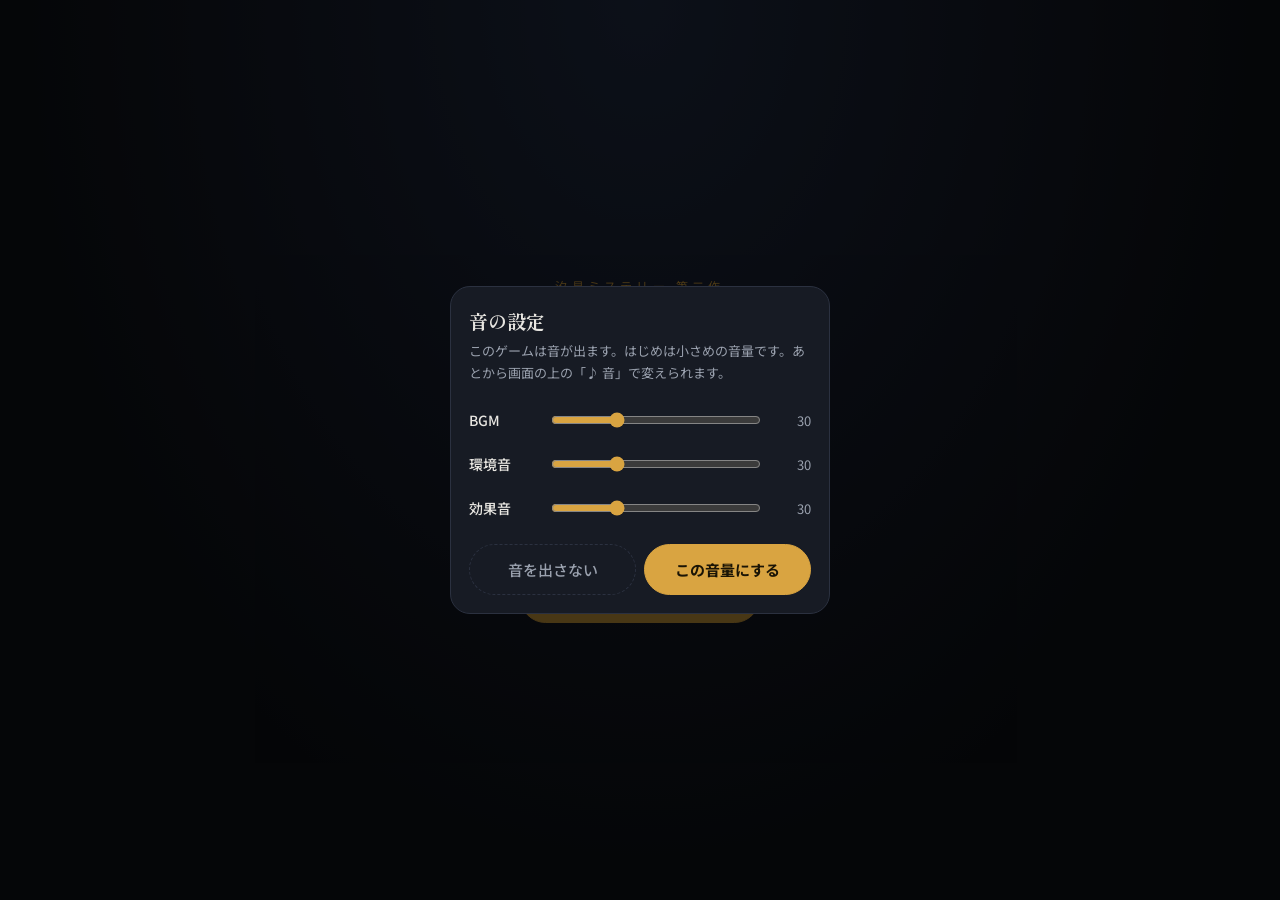
<file: games/furiko/index.html>
<!DOCTYPE html>
<html lang="ja">
<head>
<meta charset="UTF-8">
<meta name="viewport" content="width=device-width, initial-scale=1">
<title>振り子の止まる夜</title>
<link rel="preconnect" href="https://fonts.googleapis.com">
<link href="https://fonts.googleapis.com/css2?family=Noto+Sans+JP:wght@400;500;700&family=Shippori+Mincho:wght@700;800&display=swap" rel="stylesheet">
<style>
:root{--bg:#0e1117;--panel:#171b24;--panel2:#1f2430;--line:#2b3140;--text:#e8e6e1;--sub:#9aa1ae;--accent:#d9a441;--accent2:#c2553f;--blue:#7fa7d6}
*{box-sizing:border-box;margin:0;padding:0}
html,body{background:var(--bg);color:var(--text);font-family:'Noto Sans JP',sans-serif;height:100%;-webkit-tap-highlight-color:transparent}
body{display:flex;justify-content:center}
button{font-family:inherit;color:inherit}
#wrap{width:100%;max-width:560px;padding:14px 14px 20px;display:flex;flex-direction:column;gap:12px;min-height:100%}
#wrap>*{flex-shrink:0} /* 長い文で文章欄が縮んで、文がボタンの下にはみ出さないように */
header{display:flex;align-items:center;justify-content:space-between}
#locname{font-family:'Shippori Mincho',serif;font-weight:800;font-size:19px;letter-spacing:.04em}
#locname small{display:block;font-family:'Noto Sans JP';font-weight:500;font-size:11px;color:var(--accent);letter-spacing:.2em;margin-bottom:1px}
#bag-unused{display:flex;align-items:center;gap:6px;background:var(--panel2);border:1px solid var(--line);border-radius:999px;padding:7px 13px;font-size:13px;cursor:pointer}
#bag-unused b{background:var(--accent);color:#1a1405;border-radius:999px;font-size:11px;padding:0 7px;min-width:20px;text-align:center}
#scene{width:100%;aspect-ratio:16/9;border-radius:16px;overflow:hidden;position:relative;background:#000;box-shadow:0 10px 30px #0008}
#scene svg{width:100%;height:100%;display:block;filter:saturate(.8) contrast(1.05)}
#scene::after{content:'';position:absolute;inset:0;background:radial-gradient(ellipse at center,transparent 45%,#000a 100%),linear-gradient(180deg,transparent 60%,#0009);pointer-events:none}
#here{position:absolute;left:12px;bottom:10px;display:flex;gap:6px;flex-wrap:wrap;z-index:1}
#here span{background:#0e1117cc;backdrop-filter:blur(6px);border:1px solid #ffffff22;border-radius:999px;padding:3px 10px;font-size:12px;color:var(--text)}
#msgbox{background:var(--panel);border:1px solid var(--line);border-radius:16px;padding:16px 18px 14px;min-height:150px;position:relative;cursor:pointer}
#who{display:none;position:absolute;top:-12px;left:16px;background:var(--accent);color:#1a1405;font-weight:700;font-size:13px;padding:3px 12px;border-radius:999px}
#who.on{display:block}
#msg{font-size:16px;line-height:1.85;white-space:pre-wrap}
#msgbox.more::after{content:'';position:absolute;right:16px;bottom:12px;width:8px;height:8px;border-right:2px solid var(--sub);border-bottom:2px solid var(--sub);transform:rotate(45deg);animation:bob 1s ease-in-out infinite}
@keyframes bob{50%{transform:translateY(3px) rotate(45deg)}}
#cmd{display:grid;grid-template-columns:repeat(3,1fr);gap:8px}
#cmd .label{grid-column:1/-1;color:var(--sub);font-size:13px;padding:2px 2px 0}
#cmd button{display:flex;flex-direction:column;align-items:center;justify-content:center;gap:5px;background:var(--panel2);border:1px solid var(--line);border-radius:14px;padding:12px 6px;font-size:14px;font-weight:500;cursor:pointer;transition:transform .08s,background .15s,border-color .15s;min-height:64px}
#cmd button svg{width:22px;height:22px;stroke:var(--accent);fill:none;stroke-width:1.8;stroke-linecap:round;stroke-linejoin:round}
#cmd button:hover{border-color:var(--accent)}
#cmd button:active{transform:scale(.96);background:#262c3a}
#cmd.list{grid-template-columns:1fr 1fr}
#cmd.list button{flex-direction:row;justify-content:flex-start;min-height:50px;padding:10px 14px;text-align:left}
#cmd.pad{grid-template-columns:repeat(5,1fr)}
#cmd.pad button{min-height:52px;font-size:20px;border-radius:50%;aspect-ratio:1;padding:0}
#cmd button.back{background:transparent;color:var(--sub);border-style:dashed}
#cmd.pad button.back{border-radius:14px;aspect-ratio:auto;grid-column:1/-1;font-size:14px}
#cmd button.primary{background:var(--accent);color:#1a1405;border-color:var(--accent);font-weight:700}
#cmd.one{grid-template-columns:1fr}
#toast{position:fixed;left:50%;top:72px;transform:translate(-50%,-20px);opacity:0;background:#fff;color:#111;padding:10px 18px;border-radius:999px;font-size:14px;font-weight:700;box-shadow:0 8px 24px #0006;transition:.3s;z-index:9;pointer-events:none;width:max-content;max-width:calc(100vw - 32px);box-sizing:border-box;text-align:center;line-height:1.5;word-break:auto-phrase;line-break:strict}
/* 長い名前（資料の題など）は折り返す。2行になったら角を小さく */
#toast.multi{border-radius:16px}
#toast.on{opacity:1;transform:translate(-50%,0)}
.screen{position:fixed;inset:0;background:radial-gradient(ellipse at 50% 0%,#24304a 0%,var(--bg) 70%);display:flex;flex-direction:column;align-items:center;justify-content:center;gap:16px;z-index:5;text-align:center;padding:24px;overflow:auto}
.eyebrow{color:var(--accent);font-size:12px;letter-spacing:.35em}
#title h1{font-family:'Shippori Mincho',serif;font-weight:800;font-size:44px;line-height:1.25;letter-spacing:.08em;text-shadow:0 4px 30px #000}
#title p{color:var(--sub);font-size:14px;line-height:1.9}
.big{width:240px;padding:14px;border-radius:999px;border:1px solid var(--line);background:var(--panel2);font-size:15px;font-weight:500;cursor:pointer}
.big.primary{background:var(--accent);color:#1a1405;border-color:var(--accent);font-weight:700}
#prologue{justify-content:flex-start}
#prologue .card{max-width:520px;width:100%;background:var(--panel);border:1px solid var(--line);border-radius:20px;padding:24px 22px;text-align:left;line-height:1.95;font-size:15px;margin:auto 0}
#prologue h2{font-family:'Shippori Mincho',serif;font-size:24px;text-align:center;margin-bottom:14px}
#prologue b{color:var(--accent)}
#prologue .cast{margin-top:16px;border-top:1px solid var(--line);padding-top:14px}
#prologue .cast div{display:flex;gap:10px;font-size:13.5px;padding:4px 0}
#prologue .cast span{min-width:76px;color:var(--blue);font-weight:700}
.hide{display:none!important}

#hdr-r{display:flex;gap:8px}
.pill{display:flex;align-items:center;gap:6px;background:var(--panel2);border:1px solid var(--line);border-radius:999px;padding:7px 13px;font-size:13px;cursor:pointer}
.pill b{background:var(--accent);color:#1a1405;border-radius:999px;font-size:11px;padding:0 7px;min-width:20px;text-align:center}
#modal{position:fixed;inset:0;background:#000a;z-index:8;display:flex;align-items:flex-end;justify-content:center}
#modal .sheet{width:100%;max-width:560px;background:var(--panel);border:1px solid var(--line);border-radius:20px 20px 0 0;padding:20px 16px 26px;max-height:85vh;overflow:auto}
#modal h3{font-family:'Shippori Mincho',serif;font-size:19px;margin-bottom:12px}
#modal .row{display:flex;align-items:center;gap:10px;background:var(--panel2);border:1px solid var(--line);border-radius:14px;padding:12px 14px;margin-bottom:8px;cursor:pointer;width:100%;text-align:left;font-size:14px}
#modal .row:not([disabled]):hover{border-color:var(--accent)}
#modal .row .t{flex:1}
#modal .row small{display:block;color:var(--sub);font-size:12px;margin-top:2px}
#modal .row[disabled]{opacity:.45;cursor:default}
#modal .close{margin-top:6px;width:100%;padding:12px;border-radius:999px;border:1px dashed var(--line);background:transparent;color:var(--sub);font-size:14px;cursor:pointer}
#card{position:fixed;inset:0;z-index:7;background:radial-gradient(ellipse at 50% 40%,#24304a 0%,var(--bg) 75%);display:flex;flex-direction:column;align-items:center;justify-content:center;gap:12px;cursor:pointer;animation:fade .6s}
#card .n{color:var(--accent);letter-spacing:.35em;font-size:13px}
#card .t{font-family:'Shippori Mincho',serif;font-weight:800;font-size:30px;letter-spacing:.08em}
#card .tap{color:var(--sub);font-size:12px;margin-top:30px}
@keyframes fade{from{opacity:0}to{opacity:1}}
#bg,#bg img{width:100%;height:100%;display:block;object-fit:cover}
#loading .bar{width:220px;height:6px;border-radius:99px;background:var(--panel2);overflow:hidden}
#loading .bar i{display:block;height:100%;width:0;background:var(--accent);transition:width .2s}
#loading p{color:var(--sub);font-size:13px}
#nbook{position:fixed;inset:0;z-index:8;background:var(--bg);display:flex;flex-direction:column;max-width:560px;margin:0 auto}
.nb-head{display:flex;align-items:center;justify-content:space-between;padding:16px 16px 8px}
.nb-head h3{font-family:'Shippori Mincho',serif;font-size:21px}
.nb-x{background:transparent;border:1px dashed var(--line);color:var(--sub);border-radius:999px;padding:7px 14px;font-size:13px;cursor:pointer}
.nb-tabs{display:flex;gap:6px;padding:0 12px 10px;overflow-x:auto;border-bottom:1px solid var(--line)}
.nb-tabs button{flex:none;background:var(--panel2);border:1px solid var(--line);border-radius:999px;padding:8px 11px;font-size:12.5px;cursor:pointer}
.nb-tabs button.on{background:var(--accent);color:#1a1405;border-color:var(--accent);font-weight:700}
.nb-body{flex:1;overflow:auto;padding:12px 14px 30px}
.nb-entry{position:relative;background:var(--panel);border:1px solid var(--line);border-radius:14px;padding:11px 44px 11px 14px;margin-bottom:8px}
.nb-entry.pinned{border-color:var(--accent)}
.nb-entry .meta{color:var(--blue);font-size:12px;font-weight:700;margin-bottom:3px}
.nb-entry .txt{font-size:14px;line-height:1.75;white-space:pre-wrap}
.nb-entry.item{padding:0}
.nb-entry.item summary{list-style:none;cursor:pointer;padding:11px 40px 11px 14px;position:relative}
.nb-entry.item summary::-webkit-details-marker{display:none}
.nb-entry.item summary::after{content:'';position:absolute;right:16px;top:50%;width:7px;height:7px;border-right:2px solid var(--sub);border-bottom:2px solid var(--sub);transform:translateY(-70%) rotate(45deg);transition:transform .2s}
.nb-entry.item[open] summary::after{transform:translateY(-30%) rotate(225deg)}
.nb-entry.item .desc{padding:0 14px 12px;font-size:13px;line-height:1.75;color:var(--sub);white-space:pre-wrap}
.nb-entry .pin{position:absolute;right:8px;top:8px;background:transparent;border:0;font-size:20px;color:var(--sub);cursor:pointer;padding:2px 6px}
.nb-entry .pin.on{color:var(--accent)}
.nb-bar,.nb-filter{display:flex;flex-wrap:wrap;gap:8px;align-items:center;margin-bottom:10px;font-size:13px;color:var(--sub)}
.nb-filter input[type=search]{flex:1 1 100%;background:var(--panel2);border:1px solid var(--line);border-radius:12px;padding:10px 12px;color:var(--text);font:inherit;font-size:14px}
.nb-filter select{background:var(--panel2);border:1px solid var(--line);border-radius:10px;padding:7px 8px;color:var(--text);font:inherit;font-size:13px;max-width:48%}
.nb-bar .cnt,.nb-body .cnt{margin-left:auto;color:var(--sub);font-size:12px;margin-bottom:6px}
.nb-empty,.nb-note{color:var(--sub);font-size:13px;line-height:1.8;padding:6px 2px}
#memo{width:100%;min-height:50vh;background:var(--panel);border:1px solid var(--line);border-radius:14px;padding:12px;color:var(--text);font:inherit;font-size:15px;line-height:1.8;resize:vertical}
#modal .recap{font-size:15px;line-height:1.9;white-space:pre-wrap;margin:6px 0 18px}
#modal .eyebrow{margin-bottom:4px}
.nb-contra{background:var(--panel);border:1px solid var(--accent);border-radius:16px;padding:12px;margin-bottom:12px;text-align:center;position:sticky;top:0;z-index:1}
.nb-contra .big{width:100%}
.nb-contra small{display:block;color:var(--sub);font-size:12px;margin-top:6px}
.nb-contra .sel{font-size:14px;font-weight:700;color:var(--accent);margin-bottom:8px}
.nb-contra .row2{display:flex;gap:8px}
.nb-contra .row2 .big{flex:1;width:auto}
.nb-contra .big.back{background:transparent;color:var(--sub);border-style:dashed}
.nb-contra .big[disabled]{opacity:.4}
.nb-entry.selectable{cursor:pointer}
.nb-entry.chosen{border-color:var(--accent2);box-shadow:0 0 0 2px var(--accent2) inset}
#cmd button{position:relative}
#cmd .badge{position:absolute;top:7px;right:9px;background:var(--accent2);color:#fff;border-radius:999px;font-size:11px;font-weight:700;min-width:20px;padding:1px 6px;line-height:1.5}
.big,.pill,#modal .row,.nb-tabs button,.nb-x{transition:transform .08s,filter .15s,background .15s}
.big:active,.pill:active,#modal .row:not([disabled]):active,.nb-tabs button:active,.nb-x:active{transform:scale(.96);filter:brightness(1.25)}
.big.going{filter:brightness(1.25);pointer-events:none}
body.leaving::after{content:'開いています…';position:fixed;inset:0;z-index:20;display:flex;align-items:center;justify-content:center;background:#0e1117cc;color:var(--text);font-size:15px;letter-spacing:.1em;animation:fade .2s}
.nb-entry .broken{display:inline-block;background:var(--accent2);color:#fff;border-radius:999px;font-size:10.5px;padding:0 8px;margin-right:6px}
.nb-entry.is-broken .txt{color:var(--sub);text-decoration:line-through;text-decoration-color:#c2553f99}
#modal .board .b-sus{display:flex;flex-wrap:wrap;gap:6px;margin:10px 0 14px}
#modal .board .b-sus span{background:var(--accent);color:#1a1405;border-radius:999px;padding:4px 12px;font-size:13px;font-weight:700;transition:.2s}
#modal .board .b-sus span.out{background:var(--panel2);color:var(--sub);text-decoration:line-through;font-weight:400}
#modal .board .row.on{border-color:var(--accent);background:#2a2a20}
#modal .board .row2{display:flex;gap:8px;margin-top:10px}
#modal .board .row2 .big{flex:1;width:auto}
#modal .board .row2 .big[disabled]{opacity:.4}
.nb-entry.doc{padding-right:14px}.nb-entry.doc .txt{white-space:pre-wrap;font-variant-numeric:tabular-nums;line-height:1.7}
#cmd #sq{grid-column:1/-1;font:inherit;font-size:16px;padding:12px 14px;border-radius:12px;border:1px solid var(--line);background:var(--panel);color:inherit}
#title .lock{color:var(--accent);margin:18px 0 6px}
/* 音のオン・オフ */
.pill.off{color:var(--sub);text-decoration:line-through}
#title .pill.sndt{position:absolute;top:14px;right:14px;font-size:12px}  /* 音のボタンは右上の端に */
#title .credit{color:#5c6370;font-size:11px;line-height:1.7;max-width:320px;margin-top:6px}
#sndpop{position:fixed;inset:0;z-index:20;background:#000a;display:flex;align-items:center;justify-content:center;padding:20px}
#sndpop .sheet{width:100%;max-width:380px;background:var(--panel);border:1px solid var(--line);border-radius:20px;padding:20px 18px 18px}
#sndpop h3{font-family:'Shippori Mincho',serif;font-size:19px;margin-bottom:6px}
#sndpop .lead{color:var(--sub);font-size:13px;line-height:1.7;margin-bottom:14px}
#sndpop .row{display:grid;grid-template-columns:4.5em 1fr 2.5em;align-items:center;gap:10px;padding:8px 0}
#sndpop .n{font-size:14px;font-weight:500}
#sndpop .v{text-align:right;color:var(--sub);font-variant-numeric:tabular-nums;font-size:13px}
#sndpop input[type=range]{width:100%;accent-color:var(--accent);height:28px}
#sndpop .btns{display:flex;gap:8px;margin-top:14px}
#sndpop .btns .big{flex:1;width:auto}
#sndpop .big.back{background:transparent;color:var(--sub);border-style:dashed}
/* デバッグ：進み具合 */
.pill.dbg{border-color:#e0a43a;color:#e0a43a}
#flow{position:fixed;inset:0;z-index:30;background:var(--bg);display:flex;flex-direction:column}
#flow .fl-head{display:flex;gap:8px;align-items:center;padding:12px 14px;border-bottom:1px solid var(--line)}
#flow .fl-head b{color:#e0a43a;font-size:15px;white-space:nowrap}
#flow select{flex:1;min-width:0;font:inherit;font-size:13px;background:var(--panel);color:var(--text);border:1px solid var(--line);border-radius:10px;padding:6px 8px}
#flow .fl-x{font-size:22px;background:none;border:0;color:var(--sub);padding:0 6px;cursor:pointer}
#flow .fl-legend{display:flex;flex-wrap:wrap;gap:10px;padding:10px 14px 0;font-size:12px;color:var(--sub);align-items:center}
#flow .fl-legend span::before{content:'';display:inline-block;width:10px;height:10px;border-radius:3px;margin-right:4px;vertical-align:-1px;background:var(--line)}
#flow .fl-legend .done::before{background:#3f6b4a}#flow .fl-legend .now::before{background:#e0a43a}#flow .fl-legend .wait::before{background:#2a3142}
#flow .fl-tip{font-size:11.5px;color:var(--sub);padding:6px 14px 8px;line-height:1.6}
#flow .fl-cols{flex:1;overflow:auto;display:flex;flex-direction:column;gap:14px;padding:4px 14px 24px}
#flow .fl-col{display:grid;grid-template-columns:repeat(auto-fill,minmax(230px,1fr));gap:8px;padding-left:12px;border-left:2px solid var(--line);position:relative}
#flow .fl-lv{grid-column:1/-1;font-size:12px;color:var(--sub);padding:2px 0}
#flow .fl-col+.fl-col::before{content:'↓';position:absolute;left:-9px;top:-15px;font-size:12px;color:var(--sub)}
#flow .fl-n{text-align:left;font:inherit;background:var(--panel);border:1px solid var(--line);border-left:4px solid #2a3142;border-radius:10px;padding:8px 10px;color:var(--text);display:flex;flex-direction:column;gap:3px;cursor:pointer}
#flow .fl-n .k{font-size:12.5px;font-weight:700;line-height:1.45}
#flow .fl-n .t{font-size:11px;color:var(--sub);line-height:1.5}
#flow .fl-n .g{font-size:11px;color:#9fb4d8;line-height:1.5}
#flow .fl-n.done{border-left-color:#3f6b4a;opacity:.75}#flow .fl-n.now{border-left-color:#e0a43a;box-shadow:0 0 0 1px #e0a43a55}#flow .fl-n.wait{border-left-color:#2a3142}
#flow .fl-n.sel{outline:2px solid #fff}#flow .fl-n.up{outline:2px solid #6aa9ff}#flow .fl-n.down{outline:2px solid #c77dff}#flow .fl-n.dim{opacity:.3}
#flow.hide-done .fl-n.done{display:none}
/* いつも同じボタン（記録・もどる）は、一覧の線の下にまとめる。記録はもどる（点線）とも中身のボタン（塗り）ともちがう、金色の枠 */
#cmd .foot{grid-column:1/-1;display:flex;gap:8px;border-top:1px solid var(--line);padding-top:10px;margin-top:2px}
#cmd .foot button{flex:1;min-height:46px;flex-direction:row;justify-content:center;gap:7px;padding:8px 12px}
#cmd button.nb{background:transparent;border:1.5px solid var(--accent);color:var(--accent);position:relative}
#cmd .foot button.nb{border-radius:999px}
#cmd .foot button.nb svg{width:18px;height:18px}
#cmd button.nb:active{background:#2a2414}
#cmd .foot .badge{top:-8px;right:-4px}
#cmd .badge:empty{display:none}
#nbook{z-index:9}  /* 推理ボードの上でも開ける */
.big.nbk{background:transparent;border:1.5px solid var(--accent);color:var(--accent)}
#cmd.pad .foot button{aspect-ratio:auto;border-radius:999px;min-height:46px;font-size:14px;padding:8px 12px}#cmd.pad .foot button.back{border-radius:14px}
#title .dbg-jump{margin-top:8px;padding:12px;border:1px dashed #e0a43a;border-radius:16px;display:flex;flex-direction:column;gap:8px;width:280px}
#title .dbg-jump .lb{color:#e0a43a;font-size:12px}
#title .dbg-jump select{font:inherit;font-size:13px;background:var(--panel);color:var(--text);border:1px solid var(--line);border-radius:10px;padding:8px}
#title .dbg-jump .big{width:100%}
#title .dbg-jump .st{font-size:11.5px;color:var(--sub);min-height:1em}

</style>
</head>
<body>
<div id="loading" class="screen"><div class="eyebrow">LOADING</div><div class="bar"><i id="loadbar"></i></div><p id="loadtxt">読み込み中…</p></div>
<div id="title" class="screen hide"></div>
<div id="prologue" class="screen hide"></div>
<div id="toast"></div>
<div id="wrap" class="hide">
  <header><div id="locname"></div><div id="hdr-r"><button class="pill" id="menu">メニュー</button><button class="pill" id="snd" aria-label="音の設定"></button></div></header>
  <div id="scene"><div id="bg"></div><div id="here"></div></div>
  <div id="msgbox"><div id="who"></div><div id="msg"></div></div>
  <div id="cmd"></div>
</div>
<script type="application/json" id="game-data">{"nbLabel":"捜査メモ","id":"furiko","title":"振り子の止まる夜","hub":"../../index.html","start":"ch1","chapters":{"ch1":{"nbLabel":"覚え書き","id":"ch1","label":"第一章","title":"鳶色の手帳","nbTitle":"千鶴の覚え書き","assistant":null,"start":{"loc":"shop","text":"2026年12月20日、日曜日。16時。\n\n宮下時計店。壁を埋める三十の時計が、少しずつずれた音で時を刻んでいる。","do":["set:day=1","event:isomura"]},"thinkHint":"（そういえば、{name}さんと、まだちゃんと話していない）","think":[{"if":"var:day==1 && !flag:read1","hints":["（あの手帳……。手が震えて、まだ開けていない）","（読むなら、二階の居間で、落ち着いて読みたい）","（二階の居間へ行って、ちゃぶ台で手帳を「調べる」で読もう）"]},{"if":"var:day==1 && !flag:ao_d1","hints":["（蒼は、手帳のことを何も知らない）","（居間にいる蒼に、手帳のことを話しておこう）"]},{"if":"var:day==1","hints":["（今日は、もう休もう。居間の布団を「調べる」）"]},{"if":"var:day==2 && !flag:repaired","hints":["（立花さんから預かった置き時計、今日こそ直さないと）","（作業場の置き時計を「調べる」。止まった原因を、中を見てから考えよう）","（止まる前にゆっくりになる。ゼンマイは巻けている。…ひげゼンマイを見てごらん）"]},{"if":"var:day==2 && !flag:delivered","hints":["（直した置き時計を、立花さんに届けよう）","（豆腐店へ行って、立花さんに話しかけよう）"]},{"if":"var:day==2 && !flag:read2","hints":["（手帳の続きを読もう。居間のちゃぶ台で）"]},{"if":"var:day==2","hints":["（今日の仕事はおしまい。居間の布団で休もう）"]},{"if":"var:day==3 && !flag:invited","hints":["（年が明けて、今日から店を開ける。誰か来るかしら）","（店にいる町会長さんと話そう）"]},{"if":"var:day==3 && !flag:phone","hints":["（さっき、帳場の電話が鳴っていたような…）","（店の帳場を「調べる」）"]},{"if":"var:day==3 && !flag:ao_d3","hints":["（蒼は明日から大学だ。居間で話しておこう）"]},{"if":"var:day==3 && !flag:read3","hints":["（手帳の続きを読もう。居間のちゃぶ台で）"]},{"if":"var:day==3","hints":["（今日はもう休もう。居間の布団で）"]},{"if":"var:day==4 && !flag:set12","hints":["（正午だ。毎日のあれをしないと）","（店の壁の時計を「調べる」。三十台を時報に合わせる）"]},{"if":"var:day==4 && !flag:read4","hints":["（お客が途切れた。手帳の続きを、少しだけ読もう。居間のちゃぶ台で）"]},{"if":"var:day==4 && !flag:closed","hints":["（もう17時。店のガラス戸を「調べる」で、店を閉めよう）"]},{"if":"var:day==4 && !flag:case_open","hints":["（閉店のあとは、大時計の点検の日だった。作業場の大時計を「調べる」）"]},{"hints":["（この人は、何をしに来たのだろう）","（作業場の長尾に、いろいろな話題で聞いてみよう。手帳のこと、久我家のこと…）"]}],"locations":{"shop":{"name":"宮下時計店・店","bg":"shop","people":[{"id":"okuma","if":"var:day==3"}],"objs":{"clocks":"壁の時計","counter":"帳場","door":"ガラス戸","showcase":"ショーケース"},"arrive":[{"if":"var:day==4 && flag:closed","text":"店。シャッターを下ろすと、時計の音だけが残る。"},{"text":"店。壁の時計が、それぞれの速さで時を刻んでいる。"}]},"workshop":{"name":"作業場","bg":"workshop","people":[{"id":"nagao","if":"flag:nagao_in"}],"objs":{"bench":"作業台","daitokei":"大時計","stove":"ストーブ","okidokei":"預かった置き時計","backdoor":"裏口"},"arrive":[{"if":"flag:nagao_in","text":"作業場。長尾は、ストーブのそばの丸椅子に、勝手に腰を下ろしている。"},{"text":"作業場。店の奥の三畳ほどの板の間。千鶴が四十年座ってきた場所だ。"}]},"living":{"name":"2階の居間","bg":"living","people":[{"id":"ao","if":"var:day<=3"}],"objs":{"desk":"ちゃぶ台","butsudan":"仏壇","futon":"布団","photo":"母の写真"},"arrive":[{"if":"var:day==4","text":"2階の居間。蒼は大学だ。部屋が、少し広く感じる。"},{"text":"2階の居間。こたつ代わりのちゃぶ台に、蒼が教科書を広げている。"}]},"tofu":{"name":"立花豆腐店","bg":"tofu","people":["tachibana"],"objs":{"mizuoke":"水槽","street":"通り"},"arrive":"隣の立花豆腐店。湯気の向こうで、おかみさんが手を振った。"}},"events":{"isomura":{"pages":["ガラス戸が開いて、背の高い老人が入ってきた。黒いコートに、きちんと磨いた靴。","老人「宮下千鶴さん…ですね。磯村と申します。長く、黒田家で執事をしておりました」","磯村「本日は、お返しするものがあって参りました。…お父上の、久我誠一郎様のものです」","老人は、布に包んだものを差し出した。ほどくと、角のすり切れた、鳶色の手帳が出てきた。","千鶴は、しばらく声が出なかった。\n\n母が亡くなる前に、たった一度だけ話してくれたもの。父が毎晩書いていた、鳶色の手帳。","磯村「六十年以上、黒田家の金庫に眠っておりました。私は、ずっと預かる役目でした。…勝手に持ち出しました。お叱りは、いくらでも」","磯村「ひとつだけ、お詫びを。最後のページが、ございません。私が預かったときには、もう破り取られておりました」","磯村は深く頭を下げ、名刺も置かずに帰っていった。ガラス戸の鈴が、長く鳴っていた。"],"do":["give:techou"]},"night1":{"pages":["その夜、千鶴はなかなか眠れなかった。\n\n枕元に置いた手帳が、ときどき、呼吸をしているように思えた。","――12月28日。年の瀬。"],"do":["set:day=2","goto:workshop"]},"night2":{"pages":["除夜の鐘を、蒼とふたりで聞いた。\n\n蒼「ばあちゃん、今年はなんか、うれしそうだね」\n\n千鶴は笑ってごまかした。","――2027年1月5日。仕事始め。"],"do":["set:day=3","goto:shop"]},"night3":{"pages":["それからの九日間、千鶴は毎晩、手帳を数ページずつ読んだ。急いで読むのが、もったいなかった。","父の字は、だんだん崩れていく。仕事が増え、眠る時間が減っていったのだろう。","――1月14日、木曜日。"],"do":["set:day=4","goto:shop"]},"nagao":{"bgm":"common_incident","bgmKeep":true,"pages":["17時20分。裏口の戸が、乱暴にたたかれた。","開けると、灰色のコートの男が立っていた。六十代の終わり。目だけが、妙に若い。","男「宮下千鶴さんだね。長尾と言います。久我グループで、総務部長をしていた」","長尾「…車は裏の路地に停めさせてもらった。長くはかからんよ」","長尾は断りもなく作業場に上がりこみ、ストーブのそばの丸椅子に腰を下ろした。"],"do":["flag:nagao_in","goto:workshop"]},"struggle":{"bgm":"common_incident","pages":["長尾「…話はわかった。なら、こうしよう」","長尾が、作業台の端の手帳を、ひったくるようにつかんだ。立ち上がり、ストーブの扉を開ける。","千鶴「やめて！」\n\n長尾「処分しろと言われてるんだ。こんなものが残っていたら、困る人間が大勢いる」","17時35分。自分の声とは思えない声が出た。長尾が怒鳴り返す。隣の豆腐店まで聞こえたかもしれない。","千鶴は長尾の腕にすがりついた。突き飛ばされ、背中が開いたままの大時計のケースにぶつかる。","手に、冷たいものが触れた。真鍮の振り子。千鶴は、それをつかんだ。","――17時45分。","鈍い音がした。\n\n長尾は、膝から崩れるように倒れた。手帳が、床に落ちた。","大時計は止まっていた。振り子のない時計は、ただの箱だった。","千鶴は振り子を握ったまま、立ちつくしていた。\n\n長尾は、もう動かない。","店のほうで、三十の時計が、何ごともなかったように時を刻んでいる。\n\n千鶴「…蒼が、帰ってくる」"],"do":["chapter:ch2"]}},"triggers":[{"if":"flag:nagao_techou && flag:nagao_kuga && flag:nagao_mukashi && !flag:struggle","do":["flag:struggle","event:struggle"]}],"talk":{"ao":{"topics":{"techou":[{"if":"var:day==1 && flag:read1","text":"蒼「その手帳、ずっと探してたやつ？ …ばあちゃんのお父さんの」\n\n千鶴「そう。母さんがね、亡くなる前に一度だけ話してくれたの」\n\n蒼「よかったじゃん。…ゆっくり読みなよ。ばあちゃん、昔から一気に読むと泣くんだから」","card":"蒼は、手帳を「ずっと探してたやつ」と知っていた。「ゆっくり読みなよ」","do":["flag:ao_d1"]},{"if":"var:day==1","text":"蒼「それ、何？ 古いね」\n\n千鶴は、まだ答えられなかった。…先に、少し読んでからにしよう。"},{"if":"var:day==3","text":"蒼「手帳、どこまで読んだ？」\n\n千鶴「お父さんがね、私が生まれた日のことを書いてた」\n\n蒼「へえ。…最後まで読んだら、おれにも聞かせてよ」"},{"text":"蒼「手帳、読み終わったら、どんな人だったか教えてよ。ひいじいちゃん」"}],"ima":[{"if":"var:day==1","text":"蒼「レポート。熱の授業のやつ。…物体が冷えていく速さを計算するんだ。ニュートンの冷却則ってやつ」"},{"if":"var:day==2","text":"蒼「年末なのに店、開けるの？ 手伝うよ。配達あったら台車で行ってくる」"},{"text":"蒼「明日から大学。14日は実験の日だから、帰りは18時ごろになる」\n\n蒼「白石先生の授業、おもしろいんだ。時間とか温度とか、身の回りのもので何でも測れるって」","card":"蒼「14日は実験の日だから、帰りは18時ごろになる」","do":["flag:ao_d3"]}],"machi":{"seq":[{"text":"蒼「立花のおばちゃん、また豆腐おまけしてくれた。…ばあちゃんの時計、直してもらったお礼だって」"},{"text":"蒼「町会長が、今年の新年会はおれにも来いって。片づけ要員だよ、どうせ」"},{"text":"蒼「この町、時計の音がしない家はないって言われてるの、知ってた？ 全部ばあちゃんが直したから」"}]},"mukashi":{"seq":[{"text":"蒼「母さんのこと？ …あんまり覚えてないよ。おれが五つのときだし」\n\n蒼の両親は、蒼が五つのときに事故で亡くなった。それから、千鶴がひとりで育ててきた。"},{"text":"蒼「ばあちゃんが時計屋になったのって、なんで？」\n\n千鶴「…止まったものを、もう一度動かせるから、かな」"}]}}},"okuma":{"topics":{"ima":[{"if":"!flag:invited","text":"大熊「千鶴さん、あけましておめでとう！ 今年もよろしく。…で、例のやつ。新年会、14日の木曜、18時半から会館でな。今年こそ来てくれよ」\n\n大熊「蒼くんにも、片づけ手伝ってもらうからさ」","card":"新年会は1月14日（木）の18時30分から、町会会館で","do":["flag:invited"]},{"text":"大熊「14日、待ってるからな。千鶴さんが来ないと、乾杯の音頭を誰も取りたがらんのよ」"}],"machi":{"seq":[{"text":"大熊「再開発の話？ ないない。この町は、千鶴さんの時計がある限り、このままさ」"},{"text":"大熊「そういや、暮れに見かけない男が、店の前を何度も行ったり来たりしてたぞ。灰色のコートの。…千鶴さんの客か？」"}]},"techou":{"text":"大熊「手帳？ へえ、お父さんの。…千鶴さん、お父さんのこと、ほとんど話さなかったもんなあ」"}}},"tachibana":{"topics":{"ima":[{"if":"var:day==2 && flag:repaired && !flag:delivered","text":"立花「まあ！ 直ったの？ …ほんとだ、ちゃんと動いてる。千鶴さんの手は魔法ね」\n\n立花「お代？ いらないって言っても受け取らないんでしょ。じゃあ、がんもどき持ってって」","do":["flag:delivered"]},{"if":"var:day==2 && !flag:repaired","text":"立花「置き時計、急がなくていいのよ。…でも、あれがないと、朝、豆を挽く時間が分からなくてねえ」"},{"if":"var:day==4","text":"立花「今日、新年会でしょ？ 私は店があるから行けないけど、よろしくね」"},{"text":"立花「いつもありがとうね。千鶴さんの店の時計の音、うちまで聞こえるのよ。あれが聞こえると、ほっとするの」"}],"machi":{"seq":[{"text":"立花「暮れにね、灰色のコートの男の人が、千鶴さんの店をじっと見てたの。声をかけたら、すっと行っちゃった」","card":"立花：暮れに、灰色のコートの男が店をじっと見ていた"},{"text":"立花「うちと千鶴さんの店、壁一枚でしょ。大きな声出したら、筒抜けよ。…昔、蒼ちゃんが泣くと、うちまで聞こえたもの」"}]},"techou":{"text":"立花「お父さんの手帳？ …よかったわねえ。千鶴さん、それ探してたのよね。ずっと」"}}},"nagao":{"topics":{"ima":{"seq":[{"text":"長尾「わかってるだろう。手帳だよ。磯村が持ち出した、鳶色の手帳」\n\n長尾「あの爺さんが黒田の屋敷を出たあと、ずっと足取りを追っていた。最後に寄ったのが、ここだ」"},{"text":"長尾「渡してくれれば、すぐに帰る。礼もする」"}]},"techou":{"seq":[{"text":"千鶴「あれは、父のものです。あなたに渡す理由はありません」\n\n長尾「理由ね。…あんたの親父さんが何者だったか、知っててそう言うのか？」","card":"長尾「あんたの親父さんが何者だったか、知っててそう言うのか？」","do":["flag:nagao_techou"]},{"text":"長尾「読んだんだろう、もう。なら分かるはずだ。あれは、世に出ちゃいけないものだ」"}]},"kuga":{"seq":[{"text":"長尾「おれは四十年、黒田家のために汚れ仕事をしてきた。それが、圭さんがあんなことになって、ぽいだ。退職金もろくに出やしない」\n\n長尾「…処分しろと言われている。上からな」","card":"長尾「処分しろと言われている」。圭の事件のあと、職を失っていた","do":["flag:nagao_kuga"]},{"text":"長尾「黒田家は、手帳が見つかったことすら認めたくないのさ」"}]},"mukashi":{"seq":[{"text":"千鶴「父は…何をしたんですか。あなたは、知っているんですか」\n\n長尾「全部は知らん。ただ、黒田の大旦那が、死ぬまで手帳を恐れていたのは知っている」\n\n長尾「読み終わってないのか。…なら、なおさら読まないほうがいい」","do":["flag:nagao_mukashi"]},{"text":"長尾「昔のことは、昔のままにしておけ」"}]}}}},"look":{"clocks":[{"if":"var:day==4 && !flag:set12","text":"正午。ラジオの時報に合わせて、三十台の時計を一台ずつ合わせていく。四十年、毎日欠かさず続けてきた習慣だ。\n\n千鶴「…これでよし」\n\nいちばん奥の大時計も、きっちり合っている。","do":["flag:set12"]},{"if":"var:day==4","text":"三十台の時計は、正午にきちんと合わせた。秒針が、ほとんどそろって動いている。"},{"text":"壁を埋める三十の時計。毎日正午に、千鶴が時報に合わせている。いまは、どれもそろって時を刻んでいる。"}],"counter":[{"if":"var:day==3 && !flag:phone","text":"帳場の黒電話が鳴った。\n\n千鶴「はい、宮下時計店です」\n\n…返事がない。受話器の向こうで、誰かが息をしている。しばらくして、切れた。","card":"1月5日、帳場に無言電話があった","do":["flag:phone"]},{"text":"帳場。預かり票の綴りと、古い黒電話。"}],"door":[{"if":"var:day==4 && flag:set12 && flag:read4 && !flag:closed","text":"17時。ガラス戸の札を「準備中」に裏返し、シャッターを下ろした。\n\n千鶴「さて。大時計の点検をして、新年会に行かなくちゃ」","do":["flag:closed"]},{"if":"var:day==4 && !flag:closed","text":"まだ営業中だ。閉めるのは17時。…その前に、今日の分の手帳を少し読みたい。"},{"text":"ガラス戸の向こうを、自転車がのんびり通りすぎていく。"}],"showcase":{"text":"ショーケース。修理を終えた腕時計が、持ち主を待っている。いちばん古いのは、昭和40年の預かり票がついたままだ。"},"bench":[{"if":"flag:nagao_in","text":"作業台。ピンセットと拡大鏡。その端に、鳶色の手帳。長尾の目が、何度もそこへ行く。"},{"text":"作業台。ピンセット、拡大鏡、細いドライバー。どれも、千鶴の手になじんでいる。"}],"daitokei":[{"if":"var:day==4 && flag:closed && !flag:case_open","text":"店の大時計。千鶴の父が、昔、この店を開くときに贈ってくれた――と母が言っていたものだ。\n\n月に一度の点検の日。ケースの扉を開け、振り子の振れを見る。長さ一メートルほどの、真鍮の振り子。重りの位置には、千鶴が刻んだ細い印がある。","do":["flag:case_open","event:nagao"]},{"if":"flag:case_open","text":"大時計のケースの扉は、開けたままだ。真鍮の振り子が、ゆっくりと左右に振れている。"},{"text":"店の奥に置いた大時計。秒振り子の、背の高い箱時計だ。千鶴の父が贈ってくれた、と母は言っていた。"}],"stove":{"text":"石油ストーブ。上に置いたやかんが、小さく鳴っている。"},"okidokei":[{"if":"var:day==2 && !flag:repaired","text":"立花さんから預かった置き時計。止まる前に、だんだん遅れていったという。\n\n裏ぶたを開ける。ゼンマイは、ちゃんと巻けている。歯車にほこりはない。拡大鏡で、てんぷのまわりを見る…。","do":["choice:repair"]},{"if":"flag:repaired","text":"直した置き時計。いまは立花さんの店で動いている。"},{"text":"預かった時計を置く棚。いまは空いている。"}],"backdoor":[{"if":"var:day==4","text":"裏口。その先は、車一台がやっと通れる路地だ。"},{"text":"裏口。配達用の台車が、立てかけてある。"}],"desk":[{"if":"var:day==1 && !flag:read1","text":"ちゃぶ台で、手帳を開いた。\n\n一ページ目。インクがにじんでいる。\n\n「昭和二十一年六月。引き揚げ船の中で、久我が死んだ。おれは約束した。久我の名前で生きる。久我の母を、最後まで頼まれた」\n\n千鶴は、何度も読み返した。「久我の名前で生きる」――父は、久我誠一郎ではなかったのだ。","card":"手帳の一ページ目：父は本物の久我誠一郎ではなかった。引き揚げ船で、久我の名前で生きると約束した","do":["flag:read1"]},{"if":"var:day==2 && !flag:read2","text":"手帳の続き。\n\n「信州の寺へ。久我の母上は、目が見えない。おれの手を握って、誠一郎、と呼んだ。おれは、はい、と答えた。毎月、来ると約束した」\n\n父は、見知らぬ母親の息子として、十年通いつづけていた。","card":"手帳：父は久我の母・志乃を、息子として毎月見舞っていた","do":["flag:read2"]},{"if":"var:day==3 && !flag:read3","text":"手帳の続き。\n\n「昭和三十年四月。娘が生まれた。千鶴と名づけた。この子のために、おれは久我誠一郎として生きる。この子には、何も背負わせない」\n\n千鶴は、手帳を胸に当てた。","card":"手帳：「この子のために、おれは久我誠一郎として生きる」","do":["flag:read3"]},{"if":"var:day==4 && !flag:read4","text":"手帳の続き。昭和三十四年の冬のページ。\n\n字が、ひどく乱れている。インクが紙を破りそうなほど強い。\n\n「取り返しのつかないことをした」\n\nそのあとは、読めないほど崩れていた。\n\n千鶴は、そこで手帳を閉じた。…続きは、新年会から帰ってからにしよう。\n\n手帳を持って作業場へ下り、作業台の端に置いた。目の届くところに置いておきたかった。","card":"手帳：昭和34年冬「取り返しのつかないことをした」。千鶴はまだ読み終えていない","do":["flag:read4"]},{"if":"var:day==4","text":"手帳は、作業場の作業台に置いてある。続きは、夜に読もう。"},{"text":"今日の分は、もう読んだ。一度に読んでしまうのが、もったいない。"}],"butsudan":{"seq":[{"text":"仏壇。母と、蒼の両親の写真。父の写真は、一枚もない。"},{"text":"母は、父のことを聞かれると、いつも「立派な人だった」としか言わなかった。そして、手帳のことを一度だけ話した。"}]},"futon":[{"if":"var:day==1 && flag:read1 && flag:ao_d1","text":"布団を敷いた。","do":["event:night1"]},{"if":"var:day==2 && flag:delivered && flag:read2","text":"布団を敷いた。","do":["event:night2"]},{"if":"var:day==3 && flag:invited && flag:phone && flag:ao_d3 && flag:read3","text":"布団を敷いた。","do":["event:night3"]},{"if":"var:day==4","text":"まだ昼間だ。今夜は新年会がある。"},{"text":"まだ、今日のうちにやっておきたいことがある。"}],"photo":{"text":"母・美代子の写真。宮下は母の旧姓だ。父が亡くなったあと、母は千鶴を連れて、この下町に移り住んだ。"},"mizuoke":{"text":"大きな水槽に、白い豆腐が沈んでいる。冷たい水の音。"},"street":[{"if":"var:day>=2","text":"時雨町の通り。路地の角にコンビニがある。夜でも明るい。"},{"text":"時雨町の通り。夕方の買い物客が行き来している。"}]},"choices":{"repair":{"prompt":"置き時計は、止まる前にだんだん遅れていった。ゼンマイは巻けている。歯車もきれいだ。てんぷのひげゼンマイが、少し光って見える…。原因は？","label":"止まった原因は？","options":[{"label":"ゼンマイが切れている","text":"（いいえ。ゼンマイは、ちゃんと巻けていた。…もう一度、よく見てみよう）","do":["miss","choice:repair"]},{"label":"ひげゼンマイがくっついている","text":"拡大鏡で見ると、ひげゼンマイの一巻きが、湿気でとなりにくっついていた。これで振れが小さくなり、だんだん遅れて、ついには止まったのだ。\n\nピンセットでそっとはがし、洗浄液で洗う。…時計は、また時を刻みはじめた。\n\n千鶴「ほんの少しのずれでも、時計は正直に遅れるのよ」","do":["flag:repaired"]},{"label":"油が切れている","text":"（油切れなら、急に重くなるはず。だんだん遅れて止まったのとは、少しちがう…）","do":["miss","choice:repair"]}]}},"show":{"ao":{"techou":[{"if":"flag:read1","text":"蒼「すごい字だな。…ばあちゃんのお父さんって、どんな人だったの？」\n\n千鶴「まだ、わからないの。これから読むのよ」"},{"text":"蒼「なにそれ。古い手帳？」"}]},"okuma":{"techou":{"text":"大熊「へえ、年季が入ってるなあ。大事にしなよ」"}},"tachibana":{"techou":{"text":"立花「まあ、これがそうなの。…よかったわね、ほんとに」"}},"nagao":{"techou":{"text":"長尾の目が、手帳に吸いつくように動いた。\n\n長尾「…それだ。渡してもらおう」"}}},"showDefault":"{name}は、不思議そうに見ている。"},"ch2":{"nbLabel":"スマホのメモ","id":"ch2","label":"第二章","title":"夜の隅田川","nbTitle":"蒼のスマホのメモ","assistant":null,"recap":"1月14日の夕方、宮下時計店の作業場で、千鶴は長尾秀樹ともみ合いになり、大時計の真鍮の振り子で長尾を打った。長尾は動かなくなった。17時55分、大学から帰った孫の蒼が、それを見る。","start":{"loc":"workshop","text":"1月14日、17時55分。\n\n角のコンビニで肉まんを買って、いつものように店の裏口から入った。","do":["event:find"]},"thinkHint":"（ばあちゃんに、ちゃんと話を聞かないと）","think":[{"if":"!flag:checked","hints":["（落ち着け。まず、倒れている人を…）","（作業場の、倒れた男を「調べる」）"]},{"if":"!flag:ch_jiken || !flag:ch_techou","hints":["（何があったのか、ばあちゃんから聞かないと）","（ばあちゃんに「事件のこと」と「手帳のこと」を聞こう）"]},{"if":"!flag:sent","hints":["（…どうする。決めるのは、おれだ）","（作業場の電話を「調べる」。決めないと）"]},{"if":"!flag:pendulum","hints":["（ばあちゃんがやったって分かるものを、残しちゃいけない）","（床に落ちた振り子を「調べる」）"]},{"if":"!flag:calc","hints":["（このままじゃ、死んだのが17時台だってすぐばれる。…授業でやった、あれだ）","（2階の居間で、教科書とノートを「調べる」。冷え方の計算）"]},{"if":"!has:daisha","hints":["（おれひとりじゃ、人は運べない）","（作業場の裏口に、配達用の台車があったはず。「調べる」）"]},{"if":"!flag:drove","hints":["（あの人の車は、裏の路地にあるはずだ）","（裏の路地へ行って、車を「調べる」）"]},{"if":"!flag:left","hints":["（車を「調べる」。暖房は最強のまま、エンジンはかけたままで）"]},{"if":"!flag:home","hints":["（早く帰らないと。堤防下の道を「調べる」で、帰り道へ）"]},{"if":"!flag:cleaned","hints":["（作業場の床を、きれいにしないと）"]},{"if":"!flag:okuma_d","hints":["（20時だ。町会会館へ行って、片づけを手伝うって言ってある）"]},{"hints":["（会館で、ばあちゃんのそばにいよう。話しかけよう）"]}],"locations":{"workshop":{"name":"作業場","bg":"workshop","people":[{"id":"chizuru","if":"!flag:sent"}],"objs":{"body":{"name":"倒れた男","if":"!flag:drove"},"furiko":"振り子","daitokei":"大時計","phone":"作業場の電話","backdoor":"裏口","floor":"床"},"arrive":[{"if":"flag:home && !flag:cleaned","text":"作業場。19時5分。ストーブの火だけが、さっきのままだ。"},{"if":"flag:sent && !flag:drove","text":"作業場。男は、まだそこにいる。"},{"text":"作業場。"}]},"shop":{"name":"店","bg":"shop","people":[],"objs":{"clocks":"壁の時計","door":"ガラス戸"},"arrive":"店。シャッターが下りている。三十の時計の音が、やけに大きい。"},"living":{"name":"2階の居間","bg":"living","people":[],"objs":{"textbook":"教科書とノート","window":"窓","butsudan":"仏壇"},"arrive":"2階の居間。ちゃぶ台に、出しっぱなしのレポート。"},"alley":{"name":"裏の路地","bg":"alley","unlock":"flag:sent","people":[],"objs":{"car":"灰色の車","corner":"路地の角"},"arrive":"裏の路地。街灯はひとつきり。灰色のセダンが、塀すれすれに停まっている。"},"riverside":{"name":"隅田川・堤防下の道","bg":"riverside-night","unlock":"flag:drove && !flag:home","people":[],"objs":{"car":"長尾の車","river":"川","path":"帰り道"},"arrive":"隅田川の堤防下の道。人の気配はない。川の向こうに、高速道路の明かりが流れていく。"},"kaikan":{"name":"町会会館","bg":"kaikan","unlock":"flag:cleaned","people":["okuma",{"id":"chizuru","if":"flag:okuma_d"}],"objs":{"tables":"長机","clock":"会館の時計"},"arrive":"町会会館。20時。新年会は盛り上がっている。奥の席に、ばあちゃんの背中が見えた。"}},"events":{"find":{"pages":["作業場に、ばあちゃんが立っていた。\n\n右手に、大時計の振り子を握っている。","足もとに、灰色のコートの男が倒れていた。","蒼「…ばあちゃん？」\n\n千鶴は、ゆっくりこちらを向いた。目が、どこも見ていなかった。","蒼は、ばあちゃんの手から、そっと振り子を取った。重かった。指が、冷えきっていた。"],"do":[]},"send":{"pages":["蒼「ばあちゃん。新年会、行って」\n\n千鶴「…何を言ってるの」","蒼「18時半からでしょ。いつもどおり行って、乾杯の音頭とって。20時になったら、おれも片づけに行くから」","千鶴「蒼、だめよ。私がやったことなの。私が――」","蒼「ばあちゃんは、まだ手帳を読み終わってないんだ」","千鶴は、黙った。","蒼「ずっと探してたんだろ。一生かけて。…読み終わるまでは、だめだ」","18時15分。千鶴は、よそ行きのコートを着て、ガラス戸から出ていった。一度だけ振り返った。","蒼は、手帳を拾い上げ、2階の仏壇の引き出しにしまった。"],"do":["flag:sent"]},"drive":{"pages":["18時35分。台車に男を乗せ、裏口から路地へ出た。思っていたより、ずっと重かった。","助手席に押しこみ、シートベルトを締める。鍵を回すと、エンジンがかかった。","暖房のつまみを、いちばん右まで回す。27℃。送風口から、熱い風が吹き出した。","フロントガラスの上で、ドライブレコーダーの青いランプが点いていた。…前しか映らないはずだ。","手袋をして、ハンドルを握る。免許を取って、まだ半年。路地を出て、隅田川のほうへ。","18時47分。堤防下の、人通りのない道に停めた。"],"do":["flag:drove","goto:riverside"]},"walk":{"pages":["エンジンをかけたまま、ドアを閉めた。車の中で、暖房の音だけが続いている。","堤防の上の道を、早足で歩いた。15分。誰ともすれちがわなかった。","19時5分。裏口から作業場に戻った。"],"do":["flag:home","goto:workshop"]},"home":{"pages":["21時。新年会が終わり、蒼とばあちゃんは並んで会館を出た。","冷たい夜だった。吐く息が白い。","ばあちゃんは、何も聞かなかった。蒼も、何も言わなかった。","店の前まで来たとき、ばあちゃんが小さく言った。\n\n千鶴「蒼、ありがとう」","それだけだった。","店の奥で、大時計が時を刻んでいる。\n\nその音が、ほんのわずかに遅れていることに、まだ誰も気づいていなかった。"],"do":["chapter:ch3"]}},"triggers":[],"talk":{"chizuru":{"topics":{"ima":[{"if":"here:kaikan","text":"千鶴「…蒼。来てくれたのね」\n\nばあちゃんは、いつもの顔で笑った。手だけが、膝の上で固く組まれていた。","do":["event:home"]},{"if":"!flag:ch_jiken","text":"千鶴「蒼…警察を。警察を呼んで」\n\n声が震えていた。"},{"text":"千鶴「蒼、電話を」"}],"jiken":[{"text":"千鶴「長尾という人。久我グループの…父の会社にいた人。手帳を渡せって」\n\n千鶴「断ったら、ストーブに放りこもうとしたの。止めようとして、突き飛ばされて…気がついたら、振り子を」","card":"ばあちゃん：長尾は手帳をストーブに放りこもうとした。止めようとして突き飛ばされ、振り子で打った","do":["flag:ch_jiken"],"if":"!flag:sent && !flag:ch_jiken"},{"text":"千鶴「17時20分に来て…17時45分には、もう…」","if":"!flag:sent"}],"techou":[{"text":"千鶴「手帳は…そこ。床に落ちてる。燃えてはいない」\n\n千鶴「まだ、半分しか読んでないのよ。昭和三十四年のところで、止まってる」","card":"ばあちゃんは、手帳をまだ半分しか読んでいない","do":["flag:ch_techou"],"if":"!flag:sent && !flag:ch_techou"},{"text":"千鶴「父が何をしたのか、まだ分からないの。…分からないまま、私は」","if":"!flag:sent"}],"shinnen":{"text":"千鶴「新年会…18時半から。行くって、町会長さんに言ってある」","if":"!flag:sent"}}},"okuma":{"topics":{"ima":[{"if":"!flag:okuma_d","text":"大熊「おう、蒼くん！ 20時ぴったり。えらいえらい。じゃあ、そっちのビール瓶、裏に運んでくれ」\n\n大熊「千鶴さん？ 18時半から、ずっといるよ。乾杯の音頭もとってくれた。今日はなんだか静かだけどな」","card":"大熊：千鶴は18時半からずっと会館にいる。蒼は20時に片づけに来た","do":["flag:okuma_d"]},{"text":"大熊「助かるよ。若いのがいると、片づけが早い」"}],"machi":{"text":"大熊「今年は30人も来た。千鶴さんが来ると、みんな来るんだよ」"}}}},"look":{"body":[{"if":"!flag:checked","text":"しゃがんで、首に指を当てた。…何もない。手首も。何も。\n\n男の上着のポケットから、車の鍵がのぞいていた。財布には「長尾秀樹」の免許証と、古い名刺。「久我グループ 総務部長」。","do":["flag:checked","give:carkey"]},{"if":"!flag:drove","text":"長尾秀樹。68歳。頭の横に、小さな傷。血は、ほとんど出ていない。"}],"furiko":[{"if":"flag:sent && !flag:pendulum","text":"真鍮の振り子。重りの下の調整ねじのあたりに、血がこびりついていた。\n\n台所の布で、ねじの溝まで丁寧にぬぐう。布が、ねじに一度引っかかった。\n\n大時計のケースに掛け直し、スマホの時計を見ながら針を合わせる。18時20分。振り子を軽く押すと、大時計はまた時を刻みはじめた。","do":["flag:pendulum"]},{"if":"flag:pendulum","text":"振り子は、大時計の中で、何ごともなかったように振れている。"},{"text":"床に転がった真鍮の振り子。…いまは、ばあちゃんのそばにいないと。"}],"daitokei":[{"if":"flag:pendulum","text":"大時計。針は、スマホの時計と同じ時刻を指している。"},{"text":"大時計。振り子のない箱が、5時45分のまま止まっている。"}],"phone":[{"if":"flag:ch_jiken && flag:ch_techou && !flag:sent","text":"受話器を取った。1、1、0――最後の数字のところで、指が止まった。","do":["choice:decide"]},{"if":"flag:sent","text":"電話は、受話器を置いたままだ。"},{"text":"作業場の電話。…その前に、何があったのか知らないと。"}],"backdoor":[{"if":"flag:sent && !has:daisha && !flag:drove","text":"裏口に立てかけた、配達用の台車。重い置時計を運ぶためのものだ。","do":["give:daisha"]},{"text":"裏口。その先が、裏の路地だ。"}],"floor":[{"if":"flag:home && !flag:cleaned","text":"床を、雑巾で何度も拭いた。丸椅子を元の場所に戻し、ストーブの火を落とす。\n\n作業台の上は、ばあちゃんの道具が、いつもどおりに並んでいるように見えた。\n\n19時50分。そろそろ、会館へ行く時間だ。","do":["flag:cleaned"]},{"if":"flag:cleaned","text":"床は、きれいになった。いつもの作業場だ。…そう見える。"},{"text":"板の間の床。いまは、それどころじゃない。"}],"clocks":{"text":"三十の時計。ばあちゃんが正午に合わせた時計たち。どれも、ぴったり同じ時刻を指している。"},"door":[{"if":"flag:sent","text":"ガラス戸の向こうの通り。ばあちゃんの姿は、もう見えない。"},{"text":"ガラス戸。シャッターが下りている。"}],"textbook":[{"if":"flag:sent && !flag:calc","text":"熱の授業の教科書。ニュートンの冷却則のページ。\n\n物は、まわりとの温度の差に比べた速さで冷える。冷たい外なら速く、暖かい部屋ならゆっくり。\n\nレポートの欄外に、震える字で書きこんでいく。――室温27℃なら、1時間に0.3℃くらい。三時間あたためておけば、死んだ時刻は、ずっと遅く見えるはずだ。\n\n蒼「…新年会は18時半から21時。そのあいだに死んだことになれば」","card":"冷却則：暖房27℃の車内なら、1時間に0.3℃くらいしか下がらない（レポートの欄外に書いた）","do":["flag:calc"]},{"if":"flag:calc","text":"欄外の計算。消しゴムで消そうとして、やめた。…見られなければいい。"},{"text":"熱の授業のレポート。締め切りは来週だ。"}],"window":{"text":"窓の外。路地の街灯。灰色の車の屋根が、少しだけ見える。"},"butsudan":[{"if":"flag:sent","text":"仏壇の引き出し。鳶色の手帳を、しまってある。"},{"text":"仏壇。ひいばあちゃんと、父さんと母さんの写真。"}],"car":[{"if":"here:alley && flag:pendulum && flag:calc && has:daisha && !flag:drove","text":"長尾の車。鍵を差しこむと、ドアが開いた。","do":["event:drive"]},{"if":"here:alley && !flag:drove","text":"長尾の車。鍵は持っている。…でも、まだ店に残してきたものがある。振り子、計算、それから運ぶ道具。"},{"if":"here:riverside && !flag:left","text":"男を運転席に移した。自分で運転してきて、ここで具合が悪くなった――そう見えるように。\n\n暖房は最強の27℃のまま。エンジンもかけたまま。燃料計の針は、ずいぶん下のほうにあった。\n\n蒼「…朝まで、もつかな」\n\n考えている時間はなかった。","do":["flag:left"]},{"if":"here:riverside","text":"エンジンの低い音。送風口の熱い風。窓が、もう曇りはじめている。"},{"text":"路地は、空っぽになった。"}],"corner":{"text":"路地の角。表通りのコンビニの明かりが見える。…さっき、肉まんを買った店だ。"},"river":{"text":"黒い川。冬の水の匂い。"},"path":[{"if":"flag:left","text":"堤防の上の道を、歩いて帰ろう。","do":["event:walk"]},{"text":"まだ、帰れない。"}],"tables":{"text":"長机に、空き瓶と紙皿。30人分の新年会のあと片づけ。"},"clock":[{"if":"flag:okuma_d","text":"会館の壁の時計。ばあちゃんが直したものだ。8時40分。"},{"text":"会館の壁の時計。8時。"}]},"choices":{"decide":{"prompt":"どうする？","label":"どうする？","options":[{"label":"警察に電話する","text":"最後の0を押そうとして、ばあちゃんの顔を見た。\n\nばあちゃんは、床に落ちた手帳を見つめていた。\n\n（…ばあちゃんは、まだ、読み終わってない）","do":["choice:decide"]},{"label":"ばあちゃんを新年会へ行かせる","text":"受話器を、そっと置いた。","do":["event:send"]}]}},"show":{},"audio":{"bgm":"common_incident"}},"ch3":{"id":"ch3","label":"第三章","title":"冷たい車","freshNotebook":true,"nbTitle":"桐生の捜査メモ","recap":"1月15日の朝。隅田川沿いの堤防下の道で、停まった車の運転席から男の遺体が見つかった。警視庁捜査一課の刑事・桐生直也は、墨田署の宇佐美遥と組んで、現場に向かう。――ここから、あなたは桐生として、あの夜をほどいていく。","start":{"loc":"riverside","text":"1月15日、金曜日。8時10分。\n\n隅田川の堤防下の道。黄色いテープの向こうに、灰色のセダンが停まっている。窓は白く曇り、内側に霜がついていた。\n\n宇佐美「桐生さん、おはようございます。墨田署の宇佐美です。…寒いですね、今朝は」"},"talk":{"usami":{"topics":{"ima":[{"if":"!flag:est","text":"宇佐美「見つけたのは、7時10分ごろにジョギングしていた人です。エンジンは止まっていて、車の中は冷えきっていたそうです。検視の森さんが来てます」"},{"if":"!flag:ident","text":"宇佐美「まずは、身元ですね。車の中に何か残っていないか、見てみましょう」"},{"if":"!flag:f01","text":"宇佐美「長尾秀樹、68歳。身元は分かりました。住所は錦糸町のマンションです。課長にも報告しておきましょう」"},{"if":"!flag:contra_m1","text":"宇佐美「長尾さんは、亡くなった日の夕方、時雨町の時計店に行く予定だったんですね。…時計店のまわりで、聞きこみをしましょう」"},{"text":"宇佐美「署に戻って、課長と話を合わせましょうか」"}],"hint":[{"if":"!flag:est","hints":["宇佐美「まず、いつ亡くなったのかが知りたいですね」","宇佐美「検視の森さんに『事件のこと』を聞いてみましょう」"]},{"if":"!flag:dashcam","hints":["宇佐美「この車、いつからここに停まっていたんでしょう」","宇佐美「最近の車には、たいていついてるものがありますよね。…前のガラスの上」","宇佐美「車の『ドライブレコーダー』を調べましょう」"]},{"if":"!flag:ident","hints":["宇佐美「この人が誰なのか、まだ分かりません」","宇佐美「車の中を『調べる』と、免許証が見つかるかもしれません」"]},{"if":"!flag:f01","hints":["宇佐美「長尾さんは、昨日どこへ行ったんでしょう」","宇佐美「錦糸町の長尾さんのマンションへ行って、机を調べましょう」"]},{"if":"!flag:chizuru_said","hints":["宇佐美「時計店の人に、話を聞かないと」","宇佐美「宮下時計店へ行って、千鶴さんに『1月14日のこと』を聞きましょう」"]},{"if":"!flag:alibi","hints":["宇佐美「千鶴さん、昨日の夜は新年会だったそうですね。…本当でしょうか」","宇佐美「町会会館の大熊さんに『新年会のこと』を聞きましょう」"]},{"if":"!flag:shout","hints":["宇佐美「時計店の両隣の人は、何か聞いていないでしょうか」","宇佐美「隣の立花豆腐店で、『1月14日のこと』を聞いてみましょう」"]},{"if":"!flag:contra_m1","hints":["宇佐美「千鶴さんの話と、立花さんの話…どこか、合わない気がします」","宇佐美「長尾さんは15分で帰った。でも、17時35分ごろに怒鳴り声がした…」","宇佐美「捜査メモの証言カードで『矛盾をつく』です。千鶴さんの『15分ほどで帰った』と、立花さんの『怒鳴り声』を、時計店で千鶴さんにつきつけましょう」"]},{"hints":["宇佐美「署に戻って、課長に報告しましょう」"]}],"zatsudan":{"seq":[{"text":"宇佐美「桐生さん、本庁の人なのに、現場によく来るって聞きました」\n\n桐生「足で稼ぐしか、能がないもんでね」"},{"text":"宇佐美「私、時雨町の生まれなんです。宮下時計店、子どものころ、腕時計を直してもらったことがあります」"},{"text":"宇佐美「冬の隅田川って、朝は霧が出るんですよ。今朝もそうでした」"}]}}},"kenshi":{"topics":{"jiken":{"seq":[{"text":"森「8時10分に測った直腸温が25.3℃。車の中はほぼ外気と同じ、0℃くらいまで冷えてた。ずっとこの冷えた車内にいたとして逆算すると…死亡は、昨夜の20時半ごろだ」","card":"検視（森）：死亡は1月14日の20時半ごろ（冷えた車内にいたとして逆算）","cardId":"est","do":["flag:est"]},{"text":"森「頭の右に打撲。これが直接の死因だな。この傷なら、打たれたその場で意識を失う。運転なんてとても無理だ」","card":"検視（森）：頭の打撲が死因。打たれたらその場で意識を失い、運転は無理","cardId":"wound"},{"text":"森「解剖に回すが、時刻の見立てはそう変わらんと思うよ」"}]},"kuruma":{"text":"森「エンジンは燃料切れで止まってた。キーはオンのまま。暖房のつまみがいちばん右になってたが、まあ、寒かったんだろう」"},"zatsudan":{"text":"森「桐生くん、また痩せたか？ 冬の現場は体にこたえるぞ」"}}},"kacho":{"topics":{"ima":[{"if":"flag:contra_m1 && flag:alibi && flag:est && flag:dashcam","text":"西課長「おう、戻ったか。報告を聞こう」","do":["event:close"]},{"if":"!flag:bg","text":"西課長「長尾秀樹。久我グループの元総務部長だ。去年の秋、グループの専務が殺人で捕まった事件があったろう。あのあと、長尾も切られた。金に困っていたらしい」","card":"長尾は久我グループの元総務部長。去年の秋、専務・黒田圭の事件のあと職を失い、金に困っていた","cardId":"nagao_bg","do":["flag:bg"]},{"text":"西課長「事故か、病死か、それとも――。はっきりさせてくれ、桐生」"}],"kuga":{"text":"西課長「久我グループの法務部に問い合わせたら、『長尾はもう当社とは関係ない』の一点張りだ。…何か隠してるな、ありゃ」"}}},"kanri":{"topics":{"ima":{"seq":[{"text":"管理人「長尾さんねえ。昨日の昼過ぎ、15時ごろかな、車で出ていきましたよ。ガソリンがないって、ぶつぶつ言ってたなあ」","card":"管理人：長尾は1月14日の15時ごろ、車で出ていった。「ガソリンがない」とこぼしていた"},{"text":"管理人「家賃、3か月ためてたんですよ。…あ、これは言わないほうがよかったかな」"}]},"nagao":{"text":"管理人「最近、よく電話してましたね。廊下まで聞こえるんです。『手帳』とか『金になる』とか」"}}},"chizuru":{"topics":{"kinou":[{"if":"!flag:chizuru_said","text":"千鶴「長尾さん…ええ、昨日いらっしゃいました。17時過ぎでしたかしら。古い時計の修理を頼みたいって」\n\n千鶴「15分ほどお話しして、お帰りになりました」","card":"千鶴：長尾は17時過ぎに来て、時計の修理を頼み、15分ほどで帰った","cardId":"chizuru_15m","do":["flag:chizuru_said"]},{"if":"flag:contra_m1","text":"千鶴「…17時50分には、お帰りになりました。本当です」"},{"text":"千鶴「15分ほどで、お帰りになりましたよ」"}],"shinnen":{"seq":[{"text":"千鶴「昨日は、町会の新年会でした。18時半から21時まで、会館に。…町会長さんに聞いていただければ」","card":"千鶴：1月14日は18時30分から21時まで、町会会館の新年会にいた","cardId":"chizuru_party"},{"text":"千鶴「孫の蒼も、20時から片づけを手伝いに来てくれました」"}]},"nagao":{"text":"千鶴「初めてお会いした方です。…亡くなったなんて」\n\n千鶴は、目を伏せた。"},"tokei":{"seq":[{"text":"千鶴「三十台ございます。毎日お昼に、時報に合わせているんですよ。四十年、ずっと」"},{"text":"千鶴「奥の大時計は、父が贈ってくれたものだと、母が申しておりました」"}]},"ao":{"text":"千鶴「孫は大学です。物理を勉強しておりまして。…あの子には、関係のないことです」"}}},"okuma":{"topics":{"shinnen":{"seq":[{"text":"大熊「千鶴さん？ 18時半から21時まで、ずっといたよ。乾杯の音頭も千鶴さんだ。30人いたから、誰に聞いても同じことを言うさ」","card":"大熊：千鶴は18時30分から21時まで、新年会にずっといた（30人が見ている）","cardId":"alibi","do":["flag:alibi"]},{"text":"大熊「蒼くんは20時ちょうどに来た。片づけ要員だ。21時に、千鶴さんと一緒に帰っていったよ」","card":"大熊：蒼は20時に会館へ来て、21時に千鶴と帰った","cardId":"ao_party"}]},"machi":{"text":"大熊「千鶴さんが人を殴るって？ ばか言っちゃいけないよ。蚊も殺せない人だ」"},"nagao":{"text":"大熊「暮れに、灰色のコートの男が、店の前をうろうろしてたなあ。…その人かね」"}}},"tachibana":{"topics":{"kinou":{"seq":[{"text":"立花「昨日の夕方？ …17時35分ごろだったかしら。千鶴さんのお店から、男の人の怒鳴り声がしたの。壁一枚だから、筒抜けなのよ」\n\n立花「何を言ってたかまでは分からないけど。…千鶴さんの声も、聞こえたような」","card":"立花：1月14日の17時35分ごろ、時計店から男の怒鳴り声がした","cardId":"shout","do":["flag:shout"]},{"text":"立花「そのあとは静かになったわ。時計の音しか聞こえなかった」"}]},"machi":{"text":"立花「千鶴さんはね、この町の時計を全部直してくれた人よ。うちの置き時計も、暮れに直してもらったの」"},"nagao":{"text":"立花「灰色のコートの人？ 暮れに、お店をじっと見てたわ。気味が悪かった」"}}}},"locations":{"riverside":{"name":"隅田川・堤防下の道","bg":"riverside","people":["usami","kenshi"],"objs":{"car":"車の中","dashcam":"ドライブレコーダー","window":"窓の霜","ground":"地面"},"arrive":"隅田川の堤防下の道。朝の霧が、まだ川面に残っている。"},"police":{"name":"墨田署・捜査本部","bg":"police","unlock":"flag:ident","people":["usami","kacho"],"objs":{"board":"ホワイトボード"},"arrive":"墨田署の会議室。ホワイトボードに、長尾の写真が貼られている。"},"apartment":{"name":"長尾のマンション","bg":"apartment","unlock":"flag:ident","people":["usami","kanri"],"objs":{"desk":"机","mail":"郵便受け","shelf":"本棚"},"arrive":"錦糸町の古いマンションの3階。散らかった部屋に、たばこの匂いが染みついている。"},"shop":{"name":"宮下時計店","bg":"shop","unlock":"flag:f01","people":["usami","chizuru"],"objs":{"clocks":"壁の時計","daitokei":"大時計","workshop":"作業場の入口"},"arrive":"宮下時計店。ガラス戸を開けると、三十の時計の音に包まれた。小柄な老婦人が、帳場から顔を上げた。"},"tofu":{"name":"立花豆腐店","bg":"tofu","unlock":"flag:f01","people":["usami","tachibana"],"objs":{"wall":"時計店との壁"},"arrive":"時計店の隣の豆腐店。湯気の向こうで、おかみさんが手を止めた。"},"kaikan":{"name":"町会会館","bg":"kaikan","unlock":"flag:f01","people":["usami","okuma"],"objs":{"photo":"新年会の写真"},"arrive":"町会会館。昨夜の新年会の飾りが、まだ残っている。"}},"look":{"car":[{"if":"!flag:ident","text":"運転席の男は、シートにもたれるように座っている。上着の内ポケットに財布。免許証の名前は「長尾秀樹」、68歳。\n\n鍵は差したまま、キーはオンの位置。燃料計の針は、いちばん下で止まっている。\n\n宇佐美が、車内の写真を何枚も撮った。","do":["flag:ident","give:photos"]},{"text":"運転席。暖房のつまみは、いちばん右の27℃。燃料計はゼロ。助手席の足もとに、くしゃくしゃのレシート。…鑑識が持っていった。"}],"dashcam":[{"if":"!flag:dashcam","text":"前のガラスの上のドライブレコーダー。鑑識が、その場で記録を見せてくれた。\n\n昨日の18時35分、時雨町の路地から走り出し、18時47分にこの道で停まっている。そのあとは、朝まで同じ景色。\n\n映っているのは前だけだ。運転していた人の姿はない。","card":"ドライブレコーダー：1月14日18時35分に時雨町の路地を出て、18時47分にここで停まった。前しか映らない","cardId":"dashcam","do":["flag:dashcam"]},{"text":"18時47分に停まってから、記録はずっと同じ景色だ。夜中に、画面が少しずつ曇っていく。"}],"window":{"text":"窓の内側に、うっすらと霜。鑑識が、7時45分に測った霜の厚さの記録を見せてくれた。0.21mm。\n\n宇佐美「霜の厚さなんて、何に使うんでしょう」"},"ground":{"text":"車のまわりの地面は、霜で白い。足跡は、見つけた人と警察のものばかりだ。"},"board":[{"if":"flag:est","text":"ホワイトボード：「長尾秀樹（68）　死亡推定 1/14 20:30ごろ　頭部打撲」"},{"text":"ホワイトボード：「長尾秀樹（68）　隅田川堤防下」"}],"desk":[{"if":"!flag:f01","text":"机の上に、黒い手帳。最後に書きこまれた日は――\n\n「14日 17時 宮下時計店（時雨町）」\n\nその下に、強い筆圧で「手帳」と書いて、丸で囲んである。","card":"長尾の手帳：「14日 17時 宮下時計店（時雨町）」。その下に丸で囲んだ「手帳」","cardId":"f01","do":["flag:f01"]},{"text":"長尾の手帳。前のページには、「磯村」「鴎島」「時雨町？」と、いくつもの書きこみがある。"}],"mail":{"text":"郵便受けには、督促状が何通も。久我グループからの、退職の手続きの書類も混じっている。"},"shelf":{"text":"本棚に、久我グループの社史が何冊も。どれにも、付箋がびっしり貼ってある。"},"clocks":[{"if":"flag:chizuru_said","text":"三十の時計。正午が近い。…千鶴は、時計の前に立とうとしない。今日は合わせないのだろうか。"},{"text":"壁を埋める三十の時計。どれも、ほとんどそろって時を刻んでいる。"}],"daitokei":{"text":"店の奥の、背の高い大時計。ケースの中で、真鍮の振り子がゆっくり振れている。"},"workshop":{"text":"店の奥の作業場。きれいに片づいている。石油ストーブが、小さな音を立てている。\n\n千鶴「散らかっておりまして」"},"wall":{"text":"時計店との境の壁。耳を当てると、時計の音がかすかに聞こえる。"},"photo":{"text":"新年会の写真。乾杯の音頭をとる千鶴が、中央に写っている。撮った時刻は、18時41分。"}},"contradictions":[{"id":"m1","pairs":[["chizuru_15m","shout"]],"if":"here:shop","p":"chizuru","text":"千鶴に、2つの証言をつきつけた。\n\n桐生「長尾さんが15分で帰ったなら、17時35分の怒鳴り声は誰のものです？」\n\n千鶴は、しばらく黙っていた。\n\n千鶴「…言い争いに、なりました。古いものを渡せと言われて、お断りしたんです。大きな声を出されて…」\n\n千鶴「でも、17時50分には、お帰りになりました。裏の路地から、車で」","card":"千鶴（言い直し）：長尾と言い争いになった。17時50分に、裏の路地から車で帰った","cardId":"chizuru_1750","breaks":["chizuru_15m"],"do":["toast:千鶴の証言を崩した"],"notYet":"宇佐美「その食い違いは、千鶴さん本人に聞かないと。時計店へ行きましょう」","doneText":"宇佐美「その話は、もう千鶴さんに確かめました」"}],"contradictWrong":"宇佐美「…その2つ、食い違ってますか？ 私には、そうは見えないです」","triggers":[{"if":"flag:contra_m1 && flag:alibi && flag:est && flag:dashcam && !here:police && !flag:ch3_ready","do":["flag:ch3_ready","toast:墨田署で、西課長が待っている"]}],"events":{"close":{"bg":"police","pages":["桐生は、ホワイトボードに書きこんでいった。","桐生「長尾は17時過ぎに宮下時計店に来て、言い争いになった。千鶴さんは、17時50分に帰ったと言っている」","桐生「ドライブレコーダーでは、18時35分に時雨町の路地を出て、18時47分に堤防下で停まった。そして検視では、20時半ごろに死んでいる」","西課長「20時半なら、宮下千鶴は新年会だ。30人が見ている。シロだな」","桐生「ええ。ただ、森さんの話では、あの傷なら打たれた瞬間に意識を失う。長尾は、車で堤防下まで行ってから、2時間近く誰かを待っていて、そこで打たれたことになる」","宇佐美「でも、車のまわりに足跡はありませんでした」","桐生「……」","桐生は、宇佐美の撮った車内の写真を見つめた。暖房のつまみが、いちばん右を指している。","桐生「宇佐美。午後、大学に行く。…変わり者の物理学者に、会わせたい」"],"do":["chapter:ch4"]}},"show":{"kenshi":{"photos":{"text":"森「ああ、車内の写真ね。暖房が最強…。まあ、それで何が変わるってわけでもないだろう」"}},"chizuru":{"photos":{"text":"千鶴は、写真を見て、すぐに目をそらした。\n\n千鶴「…この方です。昨日いらしたのは」"}},"kacho":{"photos":{"text":"西課長「燃料切れで止まった車か。一晩中、暖房をつけっぱなしにしてたんだろう」"}},"okuma":{"photos":{"text":"大熊「ああ、この人だ。暮れに店の前をうろうろしてたのは」"}},"tachibana":{"photos":{"text":"立花「…この人よ。暮れに、千鶴さんのお店を見てた人」"}}},"showDefault":"{name}は、写真を見て首をかしげた。"},"ch4":{"id":"ch4","label":"第四章","title":"物理学者","recap":"長尾秀樹は1月14日、宮下時計店で千鶴と言い争いになった。千鶴は「17時50分に帰った」と言い、20時半ごろの死亡時刻には新年会にいた。ドライブレコーダーでは、車は18時35分に時雨町を出て、18時47分に堤防下で停まっている。桐生は、大学時代の同期で物理学者の白石澪を訪ねる。","start":{"loc":"lab","text":"1月15日、14時。城東工業大学、物理学科の研究室。\n\n本と実験器具の山の向こうから、白衣の女性が顔を出した。\n\n白石「桐生くん。卒業以来ね。…刑事が物理学者に会いに来るなんて、だいたい、ろくな話じゃない」"},"talk":{"usami":{"topics":{"ima":[{"if":"!flag:warm","text":"宇佐美「この方が、白石先生…。車の写真を見てもらうんですよね？」"},{"if":"!flag:engine && here:garage","text":"宇佐美「これが長尾さんの車です。鑑識が調べたあとですが、中はそのままにしてあります」"},{"if":"!flag:engine","text":"宇佐美「車は、署の車両保管所に運んであります。白石先生にも見てもらいましょう」"},{"text":"宇佐美「物理って、こんなふうに使えるんですね…」"}],"hint":[{"if":"!flag:warm","hints":["宇佐美「白石先生に、現場の様子を見てもらいましょう」","宇佐美「『見せる』で、現場の写真を白石先生に見せましょう」"]},{"if":"!flag:reikyaku","hints":["宇佐美「温めていたって、どういうことでしょう。…体の冷え方のことかな」","宇佐美「白石先生に『物理のこと』を聞いてみましょう」"]},{"if":"!flag:heater","hints":["宇佐美「車両保管所へ行って、車を調べましょう」","宇佐美「車の暖房を『調べる』です」"]},{"if":"!has:receipt","hints":["宇佐美「燃料は、どれくらい入っていたんでしょう」","宇佐美「車の助手席の足もとに、レシートがありました。『調べる』で見てみましょう」"]},{"if":"!flag:engine","hints":["宇佐美「レシートから、何か分からないでしょうか」","宇佐美「白石先生に、給油のレシートを『見せる』んです」","宇佐美「捜査メモの『資料』に燃料の計算があります。残り約3Lを、1時間0.95Lで割ると…3時間と、何分でしょう？」"]},{"if":"!flag:frost_plan","hints":["宇佐美「エンジンが止まったあとのことも、確かめたいですね」","宇佐美「車の窓の霜を調べましょう。白石先生が一緒にいるときに」"]},{"if":"!flag:kenshi_ok","hints":["宇佐美「検視の森さんは、この話を聞いたらどう言うでしょう」","宇佐美「墨田署の森さんに『事件のこと』を聞きましょう」"]},{"hints":["宇佐美「研究室に戻って、白石先生と話をまとめましょう」"]}],"zatsudan":{"seq":[{"text":"宇佐美「白石先生と桐生さん、大学の同期なんですよね。…どんな学生だったんですか、桐生さん」\n\n白石「単位を落としかけて、私のノートを写してた」"},{"text":"宇佐美「研究室、暖房がききすぎてません？」\n\n白石「実験のために、一年中20℃なの。温度がずれると、測定がずれる」"}]}}},"shiraishi":{"topics":{"ima":[{"if":"!flag:warm","text":"白石「で、何を見ればいいの？ 写真か何かあるんでしょう」"},{"if":"!flag:heater && here:garage","text":"白石「これが、その車ね。…まず暖房。設定と、燃料がどうなっていたか。車の中を調べて」"},{"if":"!flag:heater","text":"白石「車そのものを見せて。写真だけじゃ、分からないことが多すぎる」"},{"if":"!flag:engine","text":"白石「暖房が最強で、燃料が切れるまで動いていた。…なら、いつ燃料が切れたかが分かればいい。給油の記録か何か、ない？」"},{"if":"!flag:frost_plan","text":"白石「エンジンが止まったあとの車内のことも、知りたい。窓を見て」"},{"text":"白石「材料はそろってきた。研究室で話しましょう」"}],"butsuri":{"seq":[{"text":"白石「体の冷え方はね、まわりとの温度の差で決まる。ニュートンの冷却則。外が0℃なら速く冷えるし、まわりが27℃なら、ほとんど冷えない」\n\n白石「数字にしておく。実際はもっと複雑だけど、目安としてはこれで十分」","do":["doc:reikyaku","flag:reikyaku"]},{"text":"白石「検視の見立ては『ずっと冷えた車内にいた』という前提の計算。前提がちがえば、答えもちがう」"},{"text":"白石「物理はね、正しく測れば嘘をつかない。嘘をつくのは、いつも人間のほう」"}]},"kuruma":[{"if":"flag:engine","text":"白石「エンジンが動いていたのは、18時35分から21時45分ごろ。そのあいだ、車内はずっと27℃。…それが分かれば、冷え方の計算をやり直せる」"},{"text":"白石「暖房が最強で、燃料が切れるまで動いていた車。その意味を、考えてみて」"}],"zatsudan":{"seq":[{"text":"白石「授業？ 一年生に、熱の授業をしてる。身の回りのものは何でも測れる、ってね。…そういえば、熱心な子がいるのよ。冷却則のレポートを、誰よりも丁寧に書いてくる」"},{"text":"白石「桐生くん、まだあの古い腕時計してるの？ 3分遅れてる。直しなさい」"}]}}},"kenshi":{"topics":{"jiken":[{"if":"flag:engine && flag:frost_plan && !flag:kenshi_ok","text":"森「暖房が27℃で3時間以上…。そりゃあ、話が変わる。温められていたなら、そのぶん冷えるのが遅れる。私の見立てより、ずっと前に死んでいたことになる」\n\n森「…わかった。正式な結論は、その物理の先生の実験を待とう」","card":"森：暖房で温められていたなら、死亡は見立て（20時半）よりずっと前になる","cardId":"kenshi_ok","do":["flag:kenshi_ok"]},{"if":"flag:kenshi_ok","text":"森「物理の先生によろしく。私も、測り直すよ」"},{"text":"森「20時半ごろ。私の見立ては変わらんよ。…何か、新しい材料でもあるのか？」"}],"zatsudan":{"text":"森「解剖の結果、頭の傷の形は、丸くて硬いもの。金属かな。車の中に、そんなものはなかった」"}}},"kacho":{"topics":{"ima":[{"if":"flag:engine","text":"西課長「燃料の計算で死亡時刻をひっくり返す？ …面白い。続けろ」"},{"text":"西課長「物理学者ねえ。役に立つのか、それは」"}]}}},"locations":{"lab":{"name":"城東工業大学・白石研究室","bg":"lab","people":["usami","shiraishi"],"objs":{"desk":"白石の机","blackboard":"黒板","thermo":"温度計"},"arrive":"白石の研究室。黒板に、びっしりと式が書かれている。"},"garage":{"name":"墨田署・車両保管所","bg":"garage","unlock":"flag:warm","people":["usami",{"id":"shiraishi","if":"flag:warm"}],"objs":{"heater":"暖房","fuel":"燃料計","floor":"助手席の足もと","window":"窓の霜"},"arrive":"墨田署の車両保管所。長尾の灰色のセダンが、シートの上に置かれている。"},"police":{"name":"墨田署・捜査本部","bg":"police","people":["usami","kacho","kenshi"],"objs":{"board":"ホワイトボード"},"arrive":"墨田署の会議室。検視の森が、解剖の報告書を読んでいる。"}},"look":{"desk":{"text":"白石の机。学生のレポートの束。いちばん上の一枚に、赤ペンで「よくできています」。"},"blackboard":{"text":"黒板の式。T(t) = Tₐ + (T₀ − Tₐ)e^(−kt)。…宇佐美が、そっと目をそらした。"},"thermo":{"text":"壁の温度計。20.0℃。研究室は、一年中この温度に保たれているらしい。"},"heater":[{"if":"!flag:heater","text":"暖房のつまみは、いちばん右。27℃の最強。風量も最大。\n\n白石「真冬の夜に、ひとりで車にいて、ここまで上げる？ 汗だくになる温度よ」\n\n白石「誰かが、この車の中を、わざと温めた」","card":"車の暖房は27℃の最強、風量も最大。白石「誰かが、わざと車の中を温めた」","cardId":"heater","do":["flag:heater"]},{"text":"暖房のつまみ。いちばん右のままだ。"}],"fuel":{"text":"燃料計はゼロ。タンクは空っぽだ。エンジンは燃料切れで止まった。"},"floor":[{"if":"!has:receipt","text":"助手席の足もとに、くしゃくしゃのレシート。鑑識が袋に入れて残しておいてくれた。\n\n「1/14 15:40　錦糸町　レギュラー　1,000円」","do":["give:receipt"]},{"text":"助手席の足もと。もう何もない。…いや、シートの下に、小さな布の繊維が落ちている。鑑識が拾っていった。"}],"window":[{"if":"flag:engine && !flag:frost_plan","text":"窓の内側の霜。鑑識の記録では、今朝7時45分に0.21mm。\n\n白石「霜は、エンジンが止まって車内が冷えてから、少しずつ育つ。厚さを測れば、いつ止まったか分かる。…同じ車種で、再現実験をしましょう。二日ちょうだい」","card":"白石：霜の厚さ（7時45分に0.21mm）で、エンジンが止まった時刻を確かめる。同じ車種で再現実験をする","cardId":"frost","do":["flag:frost_plan"]},{"if":"flag:frost_plan","text":"霜は、もう溶けかけている。記録が残っていてよかった。"},{"text":"窓の霜。…何かの手がかりになるのだろうか。"}],"board":[{"if":"flag:engine","text":"ホワイトボード：「エンジン 18:35〜21:45ごろ　車内27℃」と、桐生が書き足した。"},{"text":"ホワイトボード：「死亡推定 1/14 20:30ごろ」"}]},"show":{"shiraishi":{"photos":[{"if":"!flag:warm","text":"白石は、写真を一枚ずつ机に並べた。燃料計のゼロ。暖房のつまみ。窓の霜。\n\n白石「…桐生くん。この車は、3時間ずっと誰かを温めていた」\n\n白石「死んだ人を、ね」","card":"白石：「この車は、3時間ずっと誰かを温めていた」","cardId":"warm","do":["flag:warm"]},{"text":"白石「写真はもういい。車そのものを見たい」"}],"receipt":[{"if":"!flag:engine","text":"白石「1,000円分。…この人、お金に困ってたのね。1,000円で入るのは6Lくらい。錦糸町から時雨町まで回り道して走って、3Lは使ってる」\n\n白石「アイドリングと暖房の最強で、1時間に0.95Lくらい。…さあ、エンジンは何時間動いていたでしょう」","do":["doc:nenryou","puzzle:fuel"]},{"text":"白石「エンジンは、3時間10分ほど動いていた。18時35分に走り出してからね」"}]},"kenshi":{"receipt":{"text":"森「給油のレシートか。燃料のことは、私の専門外だ」"}},"usami":{"receipt":{"text":"宇佐美「1,000円だけ…。長尾さん、本当にお金がなかったんですね」"}},"kacho":{"photos":{"text":"西課長「暖房最強ねえ。寒がりだったんだろう」"}}},"showDefault":"{name}は、首をかしげた。","puzzles":{"fuel":{"label":"エンジンが動いていた時間は？","prompt":"時雨町に着いたとき、燃料は残り約3L。アイドリング＋暖房で1時間に約0.95L。\nエンジンが動いていたのは何時間何分くらい？（4ケタ。例：2時間30分→0230）","display":"［ {code} ］","length":4,"answer":"0310","answers":["0305","0315"],"success":{"text":"白石「そう。3L ÷ 0.95L ＝ 約3.2時間、3時間10分くらい。18時35分に走り出したなら、エンジンが止まったのは21時45分ごろ」\n\n白石「つまりこの車は、21時45分まで、ずっと27℃だった」","card":"燃料の計算：エンジンは約3時間10分動いた。18時35分から21時45分ごろまで、車内は27℃","cardId":"engine","do":["flag:engine"]},"fail":"白石「{code}？ もう一度。3L を 0.95L で割って、時間と分に直すの。捜査メモの『資料』を見て」","cancel":"白石「ゆっくり考えて。資料は手帳に入れてある」"}},"contradictions":[],"triggers":[{"if":"flag:engine && flag:frost_plan && flag:kenshi_ok && flag:heater && !here:lab && !flag:ch4_ready","do":["flag:ch4_ready","toast:白石が研究室で待っている"]},{"if":"flag:engine && flag:frost_plan && flag:kenshi_ok && flag:heater && here:lab && !flag:ch4_done","do":["flag:ch4_done","event:close"]}],"events":{"close":{"bg":"lab","pages":["白石は、黒板の式を消して、時刻だけを書いた。","白石「18時35分、車が動き出す。21時45分、燃料が切れてエンジンが止まる。そのあいだ、車内は27℃」","白石「温められていたなら、体は冷えにくい。検視の20時半は、ずれている。もっと前よ。…たぶん、ずっと前」","桐生「長尾が最後に生きていたと分かっているのは、17時35分の怒鳴り声だ」","白石「その店には、何がある？」","宇佐美「時計です。三十台も」","白石は、少しだけ笑った。","白石「時計は、正直よ。止まったら止まったなりに、ずれたらずれたなりに、ちゃんと記録を残す」\n\n白石「…連れていって。その店へ」"],"do":["chapter:ch5"]}}},"ch5":{"id":"ch5","label":"第五章","title":"時計の街","recap":"白石の見立てでは、長尾の車は18時35分から21時45分ごろまで、暖房27℃で温められていた。検視の「20時半」はずれていて、死亡はもっと前らしい。長尾が最後に生きていたと分かっているのは、17時35分、宮下時計店での怒鳴り声。桐生は、白石と宇佐美を連れて、もう一度時計店へ向かう。","start":{"loc":"shop","text":"1月15日、17時40分。宮下時計店。\n\n白石は店に入るなり、足を止めた。三十の時計の音に、耳をすませている。\n\n白石「…ひとつ、ずれてる」"},"talk":{"usami":{"topics":{"ima":[{"if":"!flag:lag","text":"宇佐美「ずれてるって…私には、全部同じに聞こえます」"},{"if":"!flag:noon","text":"宇佐美「時計のこと、千鶴さんにも聞いてみましょうか」"},{"if":"!flag:contra_m2","text":"宇佐美「蒼くん…でしたっけ。昨日の夕方、どこにいたんでしょう」"},{"text":"宇佐美「白石先生、楽しそうですね。…不謹慎ですけど」"}],"hint":[{"if":"!flag:clocks","hints":["宇佐美「白石先生は、何がずれてると言ったんでしょう」","宇佐美「店の壁の時計を『調べる』です」"]},{"if":"!flag:lag","hints":["宇佐美「壁の時計は全部合ってた…。じゃあ、ずれてるのは？」","宇佐美「作業場へ行って、大時計を『調べる』です」"]},{"if":"!flag:noon","hints":["宇佐美「時計を合わせるのは、毎日なんですよね…？」","宇佐美「千鶴さんに『時計のこと』を聞きましょう」"]},{"if":"!flag:temp","hints":["宇佐美「振り子って、温度で長さが変わるって聞いたことがあります」","宇佐美「作業場の温度計を『調べる』です」"]},{"if":"!flag:measure","hints":["宇佐美「白石先生は、何を確かめたいんでしょう」","宇佐美「白石先生に『時計のこと』を聞いてみましょう」"]},{"if":"!flag:ao_19","hints":["宇佐美「蒼くんの話も聞いておきたいです」","宇佐美「蒼くんに『1月14日のこと』を聞きましょう」"]},{"if":"!flag:komatsu","hints":["宇佐美「蒼くんが帰ってきたところを、誰か見ていないでしょうか。…通りの角は、夜でも明るいですよね」","宇佐美「角のコンビニの小松さんに『1月14日のこと』を聞きましょう」"]},{"if":"!flag:contra_m2","hints":["宇佐美「蒼くんの話と、小松さんの話…合わないですよね」","宇佐美「証言カードで『矛盾をつく』です。蒼くんの『19時ごろ大学から帰った』と、小松さんの『17時55分』を、時計店で蒼くんにつきつけましょう」"]},{"hints":["宇佐美「店で、白石先生と話をまとめましょう」"]}],"zatsudan":{"seq":[{"text":"宇佐美「小さいころ、このお店で腕時計を直してもらったって言いましたよね。千鶴さん、覚えてないと思いますけど」"},{"text":"宇佐美「…千鶴さんが犯人だったら、嫌だな」\n\n桐生「刑事は、そう思ったところから始めるんだ」"}]}}},"shiraishi":{"topics":{"tokei":[{"if":"flag:lag && flag:noon && flag:temp && !flag:measure","text":"白石「正午に合わせていないなら、遅れは昨日の正午から積もった分のはず。でも、ほかの29台は合ってる。温度でもない」\n\n白石は、大時計のケースをのぞきこんだ。\n\n白石「振り子の重りが、印より少し下にある。…誰かが、振り子に触ったのね」\n\n白石「千鶴さん、一晩、この時計を測らせてください。どれだけの速さで遅れていくのか」\n\n千鶴は、しばらく黙ってから、うなずいた。","card":"白石：大時計の振り子の重りが、印より少し下にずれている。誰かが振り子に触った。一晩、遅れの速さを測る","cardId":"weight","do":["flag:measure"]},{"if":"flag:measure","text":"白石「測定は、私に任せて。明日の朝には、遅れの速さが分かる」"},{"if":"flag:lag","text":"白石「17.1秒。…この時計だけが、なぜ遅れているのか。ほかの時計と、何がちがうのか」"},{"text":"白石「三十台、ちゃんと聞いてみて。音でも、目でも」"}],"butsuri":{"seq":[{"text":"白石「振り子時計は、振り子の長さで速さが決まる。長くなれば、ゆっくり振れる。だから遅れる」"},{"text":"白石「長さ1mの振り子なら、0.4mm長くなるだけで、1日に17秒くらい遅れる。…ほんの少しのずれでも、時計は正直に遅れる」"}]},"ao":[{"if":"flag:ao_home","text":"白石「宮下蒼くん。私の『熱と冷却』の授業を取ってる。…冷却則のレポートを、誰よりも丁寧に書いてくる子よ」\n\n白石は、それ以上何も言わなかった。","card":"白石：蒼は白石の「熱と冷却」の授業を取っている","cardId":"ao_student"},{"text":"白石「お孫さんがいるのね。…会ってみたい」"}]}},"chizuru":{"topics":{"tokei":{"seq":[{"text":"千鶴「毎日お昼に、ラジオの時報に合わせております。四十年、一日も欠かしたことは…」\n\n千鶴は、言葉を切った。\n\n千鶴「…今日だけは、合わせておりません。刑事さんがいらして、気が動転してしまって」","card":"千鶴：毎日正午に30台を時報に合わせる。今日（1月15日）だけは合わせていない","cardId":"noon","do":["flag:noon"]},{"text":"千鶴「昨日のお昼には、たしかに全部合わせました。大時計も」"}]},"kinou":{"text":"千鶴「申し上げたとおりです。長尾さんは17時50分にお帰りになって、私は18時15分ごろ、新年会に出かけました」"},"ao":[{"if":"flag:contra_m2","text":"千鶴「蒼は…あの子は、何も悪くありません」\n\n千鶴の声が、はじめて震えた。"},{"text":"千鶴「孫は、18時ごろ帰ると言っておりました。…いえ、昨日は何時だったかしら」"}],"nagao":{"text":"千鶴「長尾さんのことは、もう全部お話ししました」"}}},"ao":{"topics":{"kinou":[{"if":"!flag:ao_19","text":"蒼「昨日ですか。実験が長引いて、大学から帰ったのは19時ごろです。ばあちゃんはもう新年会に出てて。それから20時に、会館の片づけを手伝いに行きました」","card":"蒼：1月14日は19時ごろ大学から帰った。祖母はもう新年会に出ていた","cardId":"ao_19","do":["flag:ao_19"]},{"if":"flag:contra_m2","text":"蒼「…17時55分に帰りました。それだけです」"},{"text":"蒼「19時ごろです。…何度聞かれても」"}],"butsuri":{"text":"蒼「白石先生の授業は…はい。おもしろいです」\n\n蒼は、白石の顔を見ようとしなかった。"},"nagao":{"text":"蒼「知りません。会ったことも、ない人です」"},"techou":{"text":"蒼「手帳？ …なんのことですか」\n\n一瞬、蒼の目が、店の奥の階段のほうへ動いた。"}}},"komatsu":{"topics":{"kinou":{"seq":[{"text":"小松「蒼くん？ 昨日の夕方、来ましたよ。肉まんを2つ。レジの時計で17時55分くらい。そのまま、時計屋さんの裏口のほうへ入っていきました。毎日そうなんで」","card":"小松：1月14日の17時55分ごろ、蒼が肉まんを買い、時計店の裏口へ入っていった","cardId":"komatsu","do":["flag:komatsu"]},{"text":"小松「そのあとは…19時ごろに一度、裏の路地のほうから歩いてきたような。暗かったんで、自信ないです」"}]},"machi":{"text":"小松「この辺、夜は静かですよ。車もめったに通らないし」"}}}},"locations":{"shop":{"name":"宮下時計店","bg":"shop","people":["usami","shiraishi","chizuru",{"id":"ao","if":"flag:ao_home"}],"objs":{"clocks":"壁の時計","door":"ガラス戸"},"arrive":[{"if":"flag:ao_home","text":"宮下時計店。帳場の横に、蒼が立っている。"},{"text":"宮下時計店。三十の時計の音。"}]},"workshop":{"name":"作業場","bg":"workshop","people":["usami","shiraishi"],"objs":{"daitokei":"大時計","thermo":"温度計","stove":"ストーブ","bench":"作業台"},"arrive":"店の奥の作業場。きれいに片づいている。…片づきすぎている、と桐生は思った。"},"conbini":{"name":"角のコンビニ","bg":"conbini","unlock":"flag:ao_19","people":["usami","komatsu"],"objs":{"register":"レジ","window":"窓"},"arrive":"通りの角のコンビニ。窓から、時計店の看板が見える。"},"alley":{"name":"裏の路地","bg":"alley","people":["usami"],"objs":{"wall":"塀","ground":"地面"},"arrive":"時計店の裏の路地。車一台がやっと通れる幅だ。"}},"look":{"clocks":[{"if":"!flag:clocks","text":"白石が、スマホの時報と見くらべながら、一台ずつ確かめていく。\n\n白石「…29台は、ずれても0.5秒以内。昨日のお昼に合わせたなら、これくらいね。さすが」\n\n白石「残りの一台は、ここにはない」","do":["flag:clocks"]},{"text":"壁の29台。どれも、ほぼ正確だ。"}],"door":{"text":"ガラス戸の向こう。もう暗い。角のコンビニの明かりが見える。"},"daitokei":[{"if":"flag:clocks && !flag:lag","text":"作業場の大時計。白石がストップウォッチを押す。\n\n白石「17.1秒、遅れてる。この一台だけ」","card":"大時計だけが17.1秒遅れている（1月15日17時45分）。ほかの29台はほぼ正確","cardId":"lag","do":["flag:lag","event:ao_home"]},{"if":"flag:lag","text":"大時計。真鍮の振り子が、ほかの時計より、ほんのわずかにゆっくり振れている…ように見える。"},{"text":"大時計。ケースの中で、真鍮の振り子が振れている。"}],"thermo":[{"if":"!flag:temp","text":"壁の温度計。記録式で、一年分の紙が巻いてある。\n\n千鶴「時計のために、一年中20℃にしております」\n\n白石が記録を指でたどる。「昨日も、20℃からほとんど動いてない」","card":"作業場の温度計の記録：一年中20℃。1月14日も変わらない","cardId":"temp","do":["flag:temp"]},{"text":"温度計。20.0℃。"}],"stove":{"text":"石油ストーブ。中をのぞくと、灰の中に、焦げた布の切れ端がひとつ。…気のせいかもしれない。"},"bench":{"text":"作業台。道具が、定規で測ったようにきっちり並んでいる。"},"register":{"text":"レジの時計。正確だ。防犯カメラは、店内しか映していない。"},"window":{"text":"窓から見える時計店の看板。裏口のほうは、角度があって見えない。"},"wall":{"text":"路地の塀に、真新しいこすれた跡。車の色と同じ、灰色の塗料がついている。"},"ground":{"text":"路地の地面に、細い二本の轍のような跡。台車か何かの車輪だろうか。"}},"events":{"ao_home":{"pages":["裏口の戸が開く音がした。","若い男が、作業場をのぞきこんで、立ち止まった。","蒼「…ばあちゃん、この人たち、誰」","千鶴「蒼。刑事さんよ。昨日、うちに来たお客さんのことで」","白石が、ゆっくり振り返った。\n\n白石「宮下くん」\n\n蒼の顔から、血の気が引いた。\n\n蒼「…白石、先生」"],"do":["flag:ao_home","goto:shop"]},"close":{"bg":"shop","pages":["店を出ると、冷たい風が吹いていた。","宇佐美「蒼くんは、17時55分に帰ってた。千鶴さんは、長尾は17時50分に帰ったと言ってる。…5分ちがいで、すれちがったってことですか」","桐生「そういうことになっている」","白石「大時計の振り子に、誰かが触った。いつ触ったかは、明日の朝の測定で分かる」","桐生は、店の看板を見上げた。宮下時計店。\n\n桐生「千鶴さんは、なぜ長尾を店に入れたんだろう。初めて会った男を、閉店後に」","桐生「長尾が何を欲しがっていたのか。…それを知っている人間に、心当たりがある」"],"do":["chapter:ch6"]}},"contradictions":[{"id":"m2","pairs":[["ao_19","komatsu"]],"if":"here:shop && flag:ao_home","p":"ao","text":"蒼に、2つの証言をつきつけた。\n\n桐生「19時に帰ったなら、17時55分に裏口から入っていったのは誰だ」\n\n蒼は、しばらく唇をかんでいた。\n\n蒼「…忘れてました。17時55分です。肉まん買って、いつもどおり裏口から」\n\n蒼「でも、そのときにはもう、ばあちゃんひとりでした。長尾って人は、いなかった」","card":"蒼（言い直し）：17時55分に帰った。そのとき長尾はもういなかった","cardId":"ao_1755","breaks":["ao_19"],"do":["toast:蒼の証言を崩した"],"notYet":"宇佐美「蒼くん本人に聞きましょう。時計店にいるはずです」","doneText":"宇佐美「蒼くんのことは、もう確かめました」"}],"contradictWrong":"宇佐美「…その2つ、食い違ってますか？」","triggers":[{"if":"flag:contra_m2 && flag:measure && !here:shop && !flag:ch5_ready","do":["flag:ch5_ready","toast:店で、白石が待っている"]},{"if":"flag:contra_m2 && flag:measure && here:shop && !flag:ch5_done","do":["flag:ch5_done","event:close"]}],"show":{"chizuru":{"receipt":{"text":"千鶴「…存じません」"}},"ao":{"photos":{"text":"蒼は、写真から目をそらした。\n\n蒼「…知らない車です」"}}},"showDefault":"{name}は、黙って首を振った。"},"ch6":{"id":"ch6","label":"第六章","title":"三島陽","recap":"宮下時計店の大時計だけが、17.1秒遅れていた。振り子の重りが印より下にずれていて、誰かが振り子に触ったらしい。孫の蒼は「19時に帰った」とうそをついていたが、本当は17時55分に帰っていた。長尾は、なぜ千鶴を訪ねたのか。桐生は、長尾の手帳にあった「手帳」という書きこみの意味を探る。","start":{"loc":"cafe","text":"1月16日、土曜日。10時。錦糸町の喫茶店「振子」。\n\n奥の席で、ひょろりとした男が手を挙げた。\n\n三島「桐生さん、ですね。三島陽です。フリーの記者をやってます。…長尾さんのことなら、たぶん、私がいちばん詳しい」"},"talk":{"usami":{"topics":{"ima":[{"if":"!flag:history","text":"宇佐美「三島さんは、去年の鴎島の事件にも居合わせた記者さんだそうです」"},{"if":"!flag:iso_num","text":"宇佐美「手帳を持ち出した人がいるなら、その人に話を聞きたいですね」"},{"text":"宇佐美「千鶴さんが、久我家の…。思ってもみませんでした」"}],"hint":[{"if":"!flag:history","hints":["宇佐美「長尾さんの手帳の『手帳』って、何のことでしょう」","宇佐美「三島さんに『手帳のこと』を聞きましょう」"]},{"if":"!flag:sell","hints":["宇佐美「長尾さんは、手帳をどうしたかったんでしょう」","宇佐美「三島さんに『長尾のこと』を聞きましょう」"]},{"if":"!flag:daughter","hints":["宇佐美「手帳を書いた人には、家族がいたんでしょうか」","宇佐美「三島さんに『久我家のこと』を聞きましょう」"]},{"if":"!flag:iso_num","hints":["宇佐美「手帳を持ち出した磯村さんに、連絡がとれないでしょうか」","宇佐美「三島さんなら、磯村さんの連絡先を知っているかもしれません。三島さんに『昔のこと』を聞いてみましょう」"]},{"if":"!flag:returned","hints":["宇佐美「磯村さんに、電話してみましょう」","宇佐美「墨田署へ行って、電話の磯村さんに『手帳のこと』を聞きましょう」"]},{"if":"!flag:read","hints":["宇佐美「千鶴さんは、手帳を読んだんでしょうか」","宇佐美「千鶴さんと親しい人…町会長の大熊さんに『手帳のこと』を聞きましょう」"]},{"hints":["宇佐美「墨田署で、話をまとめましょう」"]}],"zatsudan":{"seq":[{"text":"宇佐美「この喫茶店、『振子』っていうんですね。…偶然でしょうか」\n\n三島「偶然ですよ。コーヒーがうまいから選んだだけです」"},{"text":"宇佐美「三島さんのおじいさんも、記者だったんですか」"}]}}},"mishima":{"topics":{"techou":{"seq":[{"text":"三島「鳶色の手帳。久我グループを興した久我誠一郎――本当の名前は、佐伯修という男が、引き揚げ船の中から書きつづけたものです」\n\n三島「去年の夏、鴎島の久我館の金庫から見つかりました。そして、執事の磯村さんが持ち去った」","card":"三島：鳶色の手帳は、久我誠一郎（本名・佐伯修）が書きつづけたもの。去年の夏、鴎島の久我館で見つかり、執事の磯村が持ち去った","cardId":"history","do":["flag:history"]},{"text":"三島「手帳には、黒田家が隠したかったことが書いてある。創業者が、本物の久我ではなかったこと。それから…」\n\n三島「それ以上は、私にもわかりません。中身を読んだことはないので」"}]},"nagao":[{"if":"flag:history","text":"三島「長尾さんから、去年の暮れに電話がありました。『手帳を買わないか。記者なら、高く売れるだろう』って」\n\n三島「断りました。…あの人は、黒田家にも売りつけるつもりだったと思います。処分しろなんて、誰にも言われてない。金になると思ったんです」","card":"三島：長尾は手帳を記者や黒田家に売りつけるつもりだった。「処分しろ」と命じた者はいないはず","cardId":"sell","do":["flag:sell"]},{"text":"三島「長尾さんのことを話すには、先に手帳の話をしないと」"}],"kuga":[{"if":"flag:history","text":"三島「久我誠一郎には、娘がひとりいました。千鶴さん。社長が昭和35年に亡くなったあと、奥さんは千鶴さんを連れて旧姓に戻った」\n\n三島「旧姓は――宮下です」","card":"三島：久我誠一郎の娘・千鶴は、父の死後、母の旧姓「宮下」を名乗った","cardId":"daughter","do":["flag:daughter"]},{"text":"三島「久我家の話は、手帳の話からしたほうが早い」"}],"mukashi":{"seq":[{"text":"三島「祖父の透も、記者でした。汐見日報。昭和34年、品川で起きたある殺人事件を、ずっと追っていた」\n\n三島「事件は、犯人不明のまま打ち切られました。祖父は、最後まで記事を書かせてもらえなかった」\n\n三島「磯村さんの連絡先なら、知ってますよ。鴎島で教えてもらいました。いまは汐見の下宿にいるそうです」","do":["flag:iso_num"]},{"text":"三島「祖父の取材メモに、こうあります。『手帳が見つかったら、あの子に届けてくれ』。…ある刑事に、そう頼まれたそうです」"}]},"zatsudan":{"text":"三島「ここのブレンド、酸味が強いでしょう。祖父の好みだったんです」"}}},"isomura":{"topics":{"techou":{"seq":[{"text":"磯村「…はい。12月20日に、宮下千鶴様にお返しいたしました。あの手帳は、もともと、お嬢様のものです」\n\n磯村「ただ、最後のページだけが、ございませんでした。私が金庫からお預かりしたときには、もう破り取られておりました」","card":"磯村（電話）：12月20日、手帳を千鶴に返した。最後のページは破り取られていた","cardId":"returned","do":["flag:returned"]},{"text":"磯村「千鶴様は、手帳を胸に抱いて、しばらく動かれませんでした。…六十年以上、探しておられたのです」"}]},"nagao":{"text":"磯村「長尾が…。あの男は、屋敷を出た私を、ずっとつけておりました。私の不注意です。千鶴様に、ご迷惑を」\n\n磯村の声が、かすれた。"},"kuga":{"text":"磯村「黒田家は、手帳のことを知らぬふりをするでしょう。長尾に何かを命じたなどと、認めるはずもございません」"}}},"okuma":{"topics":{"techou":[{"text":"大熊「手帳？ …ああ、そういえば、新年会の前の週だったかな。千鶴さんが、うれしそうに言ってたよ」\n\n大熊「『あと少しで、父の手帳を読み終わるの』って。あんな顔の千鶴さん、初めて見た」","card":"大熊：新年会の前の週、千鶴は「あと少しで、父の手帳を読み終わる」とうれしそうに話していた","cardId":"read","do":["flag:read"]}],"shinnen":{"text":"大熊「新年会の千鶴さん？ そういや、乾杯のあとはずっと黙ってたな。手を、膝の上でぎゅっと握ってた」"},"ao":{"text":"大熊「蒼くんは、いい子だよ。両親を早くに亡くして、千鶴さんがひとりで育てた。ばあちゃん思いでなあ」"}}},"kacho":{"topics":{"ima":[{"if":"flag:sell","text":"西課長「久我グループの法務部が、文書で回答してきた。『長尾に何かを命じた事実はない』だそうだ。…三島の話と合うな」"},{"text":"西課長「記者の話は、裏をとれよ」"}],"kuga":{"text":"西課長「去年の鴎島の事件で、久我グループはだいぶ傷ついた。これ以上、古い話を掘り返されたくないんだろう」"}}}},"locations":{"cafe":{"name":"喫茶「振子」","bg":"cafe","people":["usami","mishima"],"objs":{"clock":"柱時計","memo":"三島のメモ帳"},"arrive":"喫茶「振子」。古い柱時計が、ゆっくりと時を刻んでいる。"},"police":{"name":"墨田署・捜査本部","bg":"police","people":["usami","kacho"],"objs":{"board":"ホワイトボード","phone":"電話"},"arrive":"墨田署の会議室。土曜日で、人は少ない。"},"tel":{"name":"墨田署・電話（磯村）","bg":"police","unlock":"flag:iso_num","people":["usami","isomura"],"objs":{},"arrive":"受話器の向こうで、静かな老人の声がした。\n\n磯村「…磯村でございます」"},"kaikan":{"name":"町会会館","bg":"kaikan","unlock":"flag:history","people":["usami","okuma"],"objs":{"photo":"新年会の写真"},"arrive":"町会会館。大熊が、ひとりで新年会の写真を整理している。"}},"look":{"clock":{"text":"喫茶店の柱時計。少し遅れている。白石がいたら、何秒遅れているか言い当てるだろう。"},"memo":{"text":"三島のメモ帳。祖父の古い取材メモを写したものだという。「沖田」「品川」「汐見」という字が見える。"},"board":[{"if":"flag:daughter","text":"ホワイトボードに、桐生は一行書き足した。「宮下千鶴＝久我誠一郎の娘。手帳の持ち主」"},{"text":"ホワイトボード：「長尾秀樹　1/14 17:35 時計店で言い争い」"}],"phone":[{"if":"flag:iso_num","text":"三島に教わった番号。磯村の、汐見の下宿の電話だ。…『移動』で、電話の磯村に話を聞ける。"},{"text":"署の電話。誰にかければいいのか、まだ分からない。"}],"photo":{"text":"新年会の写真。乾杯の音頭をとる千鶴。笑っているのに、目だけが笑っていない。"}},"contradictions":[],"triggers":[{"if":"flag:history && flag:sell && flag:daughter && flag:returned && flag:read && !here:police && !flag:ch6_ready","do":["flag:ch6_ready","toast:墨田署で、話をまとめよう"]},{"if":"flag:history && flag:sell && flag:daughter && flag:returned && flag:read && here:police && !flag:ch6_done","do":["flag:ch6_done","event:close"]}],"events":{"close":{"bg":"police","pages":["桐生は、ホワイトボードの前に立った。","桐生「宮下千鶴は、久我誠一郎の娘だ。父の手帳を、六十年以上探していた。そして12月20日、磯村から受け取った」","桐生「長尾は、それを売るために奪いに来た。『処分しろと言われている』とでも言ったんだろう。…言い争いになった」","宇佐美「千鶴さんは、あと少しで読み終わる、って…」","桐生「ああ。読み終わる前に、手帳を燃やされそうになったんだ」","電話が鳴った。宇佐美が出て、受話器を差し出す。","白石「桐生くん。霜の実験と、振り子の測定が終わった。…明日、研究室に来て。全部、数字で見せる」"],"do":["chapter:ch7"]}},"show":{"mishima":{"photos":{"text":"三島「…長尾さんだ。鴎島の事件のあと、一度だけ会ったことがあります」"}},"okuma":{"photos":{"text":"大熊「暮れに店の前をうろうろしてた男だ」"}}},"showDefault":"{name}は、首をかしげた。"},"ch7":{"id":"ch7","label":"第七章","title":"検証","recap":"宮下千鶴は久我誠一郎の娘で、12月20日に磯村から父の手帳を受け取っていた。長尾は手帳を売るために奪いに来て、言い争いになった。千鶴は「あと少しで読み終わる」と話していた。白石から、霜の実験と振り子の測定が終わったと連絡が入る。","start":{"loc":"lab","text":"1月17日、日曜日。10時。白石研究室。\n\n机の上に、三枚の紙が並んでいる。白石は、徹夜明けの顔で、コーヒーを二つ差し出した。\n\n白石「三つ、確かめる。霜、冷え方、振り子。順番にね」"},"talk":{"usami":{"topics":{"ima":[{"if":"!flag:v1","text":"宇佐美「霜の実験から、ですね」"},{"if":"!flag:v3","text":"宇佐美「計算、私も手伝います。…たぶん」"},{"text":"宇佐美「蒼くん、本当に…」"}],"hint":[{"if":"!flag:v1","hints":["宇佐美「まず、霜の実験の結果を聞きましょう」","宇佐美「白石先生に『車のこと』を聞きましょう」","宇佐美「資料『霜の再現実験』で、0.21mmは何時間後ですか？ 7時45分から、その時間だけさかのぼると…」"]},{"if":"!flag:v2","hints":["宇佐美「エンジンが止まった時刻が分かりました。次は、体の冷え方ですね」","宇佐美「白石先生に『事件のこと』を聞きましょう」","宇佐美「資料『遺体の冷え方』です。下がった11.7℃のうち、18:35〜21:45の暖かい車内で何℃、21:45〜8:10の冷えた車内で何℃。残りが、お店の中で下がった分です」","宇佐美「暖かい車内が3時間10分で0.95℃、冷えた車内が10時間25分で10.42℃。残り0.33℃を、1時間0.4℃で割ると約50分。18時35分の50分前は…」"]},{"if":"!flag:v3","hints":["宇佐美「最後は振り子です」","宇佐美「白石先生に『時計のこと』を聞きましょう」","宇佐美「資料『大時計の振り子』です。17.1秒を、1時間0.73秒で割ると、何時間前に掛け直されたか分かります」","宇佐美「17.1 ÷ 0.73 ＝ 約23.4時間。23時間25分です。1月15日の17時45分から、23時間25分さかのぼると…」"]},{"if":"!flag:ao_cant","hints":["宇佐美「蒼くんが来ました。話を聞きましょう」","宇佐美「蒼くんに『物理のこと』を聞いてみましょう」"]},{"if":"!flag:report","hints":["宇佐美「蒼くんのこと、白石先生はよく知ってますよね」","宇佐美「白石先生に『蒼のこと』を聞きましょう」"]},{"if":"!flag:contra_m3","hints":["宇佐美「蒼くんの話と、白石先生の話…」","宇佐美「証言カードで『矛盾をつく』です。蒼くんの『冷却の計算なんて、できません』と、白石先生の『一番よく書いた学生』を、蒼くんにつきつけましょう」"]},{"hints":["宇佐美「…蒼くんの実験ノートを、白石先生に見せましょう」"]}],"zatsudan":{"text":"宇佐美「研究室、日曜日なのに学生さんがいますね」\n\n白石「物理学者に日曜日はないの」"}}},"shiraishi":{"topics":{"kuruma":[{"if":"!flag:v1","text":"白石「同じ車種を借りて、外気0℃の部屋で、エンジンを止めてから窓の内側の霜を測った。長尾の車の霜は、7時45分に0.21mm。表は手帳に入れておく」\n\n白石「エンジンが止まったのは、何時何分？」","do":["doc:shimo","puzzle:v1"]},{"text":"白石「霜は、21時45分の答えを裏づけた。燃料の計算とも合う」"}],"jiken":[{"if":"flag:v1 && !flag:v2","text":"白石「死亡時刻を計算し直す。体の冷え方の表と、時刻はそろってる。18時35分から21時45分は暖かい車内、21時45分から8時10分は冷えた車内。その前は、どこにいた？」\n\n白石「死亡は、何時何分ごろ？」","do":["doc:reikyaku","puzzle:v2"]},{"if":"flag:v2","text":"白石「17時45分ごろ。長尾は、車が動き出す50分前に死んでいた」"},{"text":"白石「冷え方の計算には、エンジンが止まった時刻がいる。霜からね」"}],"tokei":[{"if":"flag:v2 && !flag:v3","text":"白石「大時計を一晩測った。重りがずれた振り子は、1時間に0.73秒ずつ遅れる。15日の17時45分に、17.1秒遅れていた」\n\n白石「振り子が掛け直されて、時刻を合わせ直されたのは、何時何分ごろ？」","do":["doc:furiko","puzzle:v3"]},{"if":"flag:v3","text":"白石「18時20分ごろ。千鶴さんは、18時15分ごろに家を出たと言っていた」"},{"text":"白石「振り子は最後。順番が大事なの」"}],"ao":[{"if":"flag:ao_here","text":"白石「宮下くんはね、私の授業で、冷却則のレポートを一番よく書いた学生よ。式の意味まで、ちゃんと分かってる」\n\n蒼が、うつむいた。","card":"白石：蒼は、白石の授業で冷却則のレポートを一番よく書いた学生","cardId":"report","do":["flag:report"]},{"text":"白石「宮下くんのことは、三つの検証が終わってから」"}],"zatsudan":{"text":"白石「霜の実験、冷凍庫を一晩占領したから、隣の研究室に怒られた」"}}},"ao":{"topics":{"butsuri":[{"if":"flag:contra_m3","text":"蒼「…できないと言ったのは、うそです。実験ノートを見れば、分かるでしょう」"},{"if":"!flag:ao_cant","text":"蒼「…冷却の計算なんて、できません。まだ1年ですよ。教科書の例題を写すので精いっぱいです」","card":"蒼：「冷却の計算なんて、できません」","cardId":"ao_cant","do":["flag:ao_cant"]},{"text":"蒼「できません、って言いました」"}],"kinou":{"text":"蒼「17時55分に帰った。言ったとおりです」"},"techou":{"text":"蒼「…ばあちゃんの手帳のことは、関係ないです」"}}}},"locations":{"lab":{"name":"城東工業大学・白石研究室","bg":"lab","people":["usami","shiraishi",{"id":"ao","if":"flag:ao_here"}],"objs":{"papers":"三枚の紙","freezer":"実験用の冷凍庫","board":"黒板"}}},"look":{"papers":[{"if":"flag:v3","text":"三枚の紙。21時45分、17時45分、18時20分。白石の字で、それぞれに丸がついている。"},{"text":"三枚の紙。霜の表、冷え方の表、振り子の測定。白石に話を聞けば、ひとつずつ説明してくれる。"}],"freezer":{"text":"実験用の大きな冷凍庫。中に、車の窓ガラスと同じ板が何枚も立ててある。"},"board":[{"if":"flag:v3","text":"黒板：\n17:45　死亡（時計店）\n18:20　振り子を掛け直す\n18:35　車が動き出す\n21:45　エンジン停止"},{"text":"黒板：「霜」「冷え方」「振り子」"}]},"puzzles":{"v1":{"label":"エンジンが止まった時刻は？","prompt":"霜は7時45分に0.21mm。表で0.21mmになるのは、エンジンが止まってから何時間後？\nエンジンが止まったのは何時何分ごろ？（4ケタ。例：20時30分→2030）","display":"［ {code} ］","length":4,"answer":"2145","answers":["2140","2150"],"success":{"text":"白石「そう。0.21mmは10時間後。7時45分の10時間前は、21時45分。燃料の計算とぴったり合う」","card":"霜の実験：エンジンが止まったのは1月14日21時45分ごろ（燃料の計算と一致）","cardId":"off","do":["flag:v1"]},"fail":"白石「{code}？ 表で0.21mmの行を見て。その時間を、7時45分からさかのぼるの」","cancel":"白石「資料は手帳に入れてある。ゆっくりでいい」"},"v2":{"label":"死亡は何時何分ごろ？","prompt":"下がった体温は 37.0 − 25.3 ＝ 11.7℃。\n暖かい車内（18:35〜21:45）、冷えた車内（21:45〜8:10）で下がった分を引くと、残りは店の中で下がった分。\n死亡は何時何分ごろ？（4ケタ、5分単位）","display":"［ {code} ］","length":4,"answer":"1745","answers":["1740","1750"],"success":{"text":"白石「暖かい車内の3時間10分で0.95℃、冷えた車内の10時間25分で10.42℃。合わせて11.37℃。残りの0.33℃が、20℃の部屋で下がった分。0.33 ÷ 0.4 ＝ 約50分」\n\n白石「18時35分の50分前。死亡は17時45分ごろ。…場所は、一年中20℃に保たれた部屋」\n\n宇佐美「時計店の、作業場…」","card":"冷え方の計算：死亡は1月14日17時45分ごろ。車が動く前の約50分は、20℃の部屋にいた","cardId":"death","do":["flag:v2"]},"fail":"白石「{code}？ 惜しいかどうかも、資料を見ながら確かめて。車の中で下がった分を全部引いて、残りを1時間0.4℃で割るの」","cancel":"白石「計算は、紙に書くと分かりやすいわよ」"},"v3":{"label":"振り子が掛け直されたのは？","prompt":"1月15日17時45分に17.1秒遅れ。遅れる速さは1時間に0.73秒。\n振り子が掛け直され、時刻を合わせ直されたのは何時何分ごろ？（4ケタ、5分単位）","display":"［ {code} ］","length":4,"answer":"1820","answers":["1815","1825"],"success":{"text":"白石「17.1 ÷ 0.73 ＝ 約23.4時間。23時間25分前。1月14日の18時20分ごろ」\n\n白石「誰かが、そのとき振り子を外したまま止まっていた大時計に、振り子を掛け直した。重りの調整ねじを、知らずに少し回してしまってね。そして、スマホか何かで時刻を合わせた」\n\n桐生「千鶴さんは、18時15分ごろに新年会へ出かけた。…18時20分に店にいたのは」\n\n白石は、何も言わなかった。","card":"振り子の測定：大時計の振り子は1月14日18時20分ごろに掛け直された。千鶴はその前に店を出ている","cardId":"rehang","do":["flag:v3","event:ao"]},"fail":"白石「{code}？ 17.1を0.73で割って、時間と分に直す。それを15日の17時45分からさかのぼるの」","cancel":"白石「最後のひとつよ」"}},"events":{"ao":{"pages":["白石は、スマホを取り出して、短いメッセージを打った。","二十分後。研究室の扉が、ノックされた。","蒼「白石先生。…レポートのことで呼ばれたんですけど」","蒼は、桐生と宇佐美を見て、足を止めた。"],"do":["flag:ao_here"]},"close":{"bg":"lab","pages":["白石は、蒼の実験ノートを、ゆっくりめくった。","レポートの欄外。消しかけた鉛筆の字。\n\n「室温27℃→1時間0.3℃くらい。3時間温めれば、2時間以上遅く見える」\n\n「18時半〜21時。新年会」","白石「…よくできてる。式の使い方は、正しい」","白石「ひとつだけ、見落としてる。燃料よ。車は、朝までは温めてくれなかった。それと、振り子の重り」","蒼は、何も言わなかった。膝の上で、手が震えていた。","桐生「宮下蒼くん。明日、時計店で、おばあさんと一緒に話を聞かせてほしい」","蒼「…ばあちゃんは、関係ない」","桐生は、それには答えなかった。"],"do":["chapter:ch8"]}},"contradictions":[{"id":"m3","pairs":[["ao_cant","report"]],"if":"flag:ao_here","p":"ao","text":"蒼に、2つの証言をつきつけた。\n\n桐生「冷却の計算ができない学生が、冷却則のレポートを一番よく書けるのか」\n\n蒼は、長いあいだ黙っていた。\n\nやがて、かばんから一冊のノートを出して、机に置いた。\n\n蒼「…実験ノートです。レポートの下書きも、ここに」","card":"蒼が実験ノートを差し出した","cardId":"jikken_card","breaks":["ao_cant"],"do":["give:jikken","toast:蒼の証言を崩した"],"notYet":"宇佐美「蒼くん本人に聞かないと」","doneText":"宇佐美「蒼くんの実験ノートは、もう受け取りました」"}],"contradictWrong":"宇佐美「…その2つ、食い違ってますか？」","triggers":[],"show":{"shiraishi":{"jikken":{"text":"白石は、ノートを受け取った。","do":["event:close"]}},"ao":{"jikken":{"text":"蒼は、ノートから目をそらした。"}},"usami":{"jikken":{"text":"宇佐美「白石先生に見てもらいましょう」"}}},"showDefault":"{name}は、首をかしげた。"},"ch8":{"id":"ch8","label":"第八章","title":"なぜ","recap":"三つの検証で、あの夜がほどけた。長尾は1月14日の17時45分ごろ、一年中20℃の部屋――時計店の作業場で死んだ。18時20分ごろ、誰かが大時計に振り子を掛け直し、18時35分、長尾の車が時雨町を出た。21時45分に燃料が切れるまで、車は暖房27℃で温められていた。蒼の実験ノートには、冷え方の計算が残っていた。","start":{"loc":"shop","text":"1月18日、月曜日。10時。宮下時計店。\n\nガラス戸には「本日休業」の札。三十の時計の音の中で、千鶴と蒼が並んで座っている。\n\n千鶴「お待ちしておりました、刑事さん」"},"talk":{"usami":{"topics":{"ima":[{"if":"!flag:unread","text":"宇佐美「千鶴さん、手帳はどこにあるんでしょう」"},{"text":"宇佐美「…桐生さん。最後は、桐生さんが」"}],"hint":[{"if":"!flag:c_jiken","hints":["宇佐美「まず、千鶴さんの話を聞きましょう」","宇佐美「千鶴さんに『事件のこと』を聞きましょう」"]},{"if":"!flag:a_jiken","hints":["宇佐美「蒼くんは、何て言うでしょう」","宇佐美「蒼くんに『事件のこと』を聞きましょう」"]},{"if":"!flag:unread","hints":["宇佐美「手帳は、どこにあるんでしょう。…千鶴さんは、読み終えたんでしょうか」","宇佐美「千鶴さんに『手帳のこと』を聞きましょう」","宇佐美「2階の居間の仏壇を『調べる』です」"]},{"hints":["宇佐美「長尾さんを車まで運んで、隅田川まで走らせた人は、誰でしょう」","宇佐美「18時20分に振り子を掛け直した人。18時35分に車を動かせた人。…千鶴さんは18時15分に家を出ています」","宇佐美「『推理』で、遺体を動かした人を指名しましょう」"]}],"zatsudan":{"text":"宇佐美「この店の時計の音、ずっと聞いていたいです」"}}},"shiraishi":{"topics":{"tokei":{"text":"白石「振り子の重りは、まだ印の下。誰も直していない。…直していいかどうか、千鶴さんに聞かないとね」"},"ao":{"text":"白石「宮下くんは、正しく計算した。ただ、何のために計算するのかを、まちがえた」"}}},"chizuru":{"topics":{"jiken":{"seq":[{"text":"千鶴「…長尾さんを死なせたのは、私です。手帳を燃やされそうになって、止めようとして、気がついたら振り子で」\n\n千鶴「17時45分でした。大時計が止まったのを、覚えています」","card":"千鶴：17時45分、作業場で長尾を振り子で打った","cardId":"c_kill","do":["flag:c_jiken"]},{"text":"千鶴「そのあとのことは、全部、私がひとりでやりました。蒼は、何も知りません」"}]},"techou":[{"if":"!flag:unread","text":"千鶴「手帳は…2階の仏壇に。蒼がしまってくれたんです」\n\n千鶴は、はっとして口を押さえた。"},{"text":"千鶴「昭和三十四年の冬のところで、止まったままです。…読むのが、こわくて」"}],"ao":{"text":"千鶴「蒼は、五つのときに両親を亡くしました。私が育てた子です。…あの子に、何も背負わせたくない」"},"mukashi":{"text":"千鶴「父のことは、母がほとんど話してくれませんでした。だから、手帳を探したんです。父が、どんな人だったのか。…人を、殺したのかどうか」"}}},"ao":{"topics":{"jiken":{"seq":[{"text":"蒼「全部、ぼくがやりました。振り子を拭いて掛け直したのも、あの人を車に乗せたのも、暖房を最強にしたのも」\n\n蒼「ばあちゃんは、関係ない」","card":"蒼：「全部、ぼくがやった」","cardId":"a_all","do":["flag:a_jiken"]},{"text":"蒼「…ばあちゃんを、責めないでください」"}]},"butsuri":{"text":"蒼「燃料のこと、考えなかった。…朝までもつと思ってた。振り子も、ちゃんと拭いたつもりだった」"},"techou":{"text":"蒼「手帳には、さわらないでください。…ばあちゃんのものだから」"}}}},"locations":{"shop":{"name":"宮下時計店","bg":"shop","people":["usami","shiraishi","chizuru","ao"],"objs":{"clocks":"壁の時計"},"arrive":"宮下時計店。千鶴と蒼が、並んで座っている。"},"workshop":{"name":"作業場","bg":"workshop","people":["usami","shiraishi"],"objs":{"daitokei":"大時計","stove":"ストーブ"},"arrive":"作業場。ここで、すべてが始まった。"},"living":{"name":"2階の居間","bg":"living","unlock":"flag:c_jiken","people":["usami"],"objs":{"butsudan":"仏壇","desk":"ちゃぶ台"},"arrive":"2階の居間。千鶴が「どうぞ」と、小さな声で言った。"}},"look":{"clocks":{"text":"三十の時計。今日も、千鶴は正午に合わせるのだろうか。"},"daitokei":{"text":"大時計。振り子の重りは、千鶴が刻んだ細い印より、ほんのわずか下にある。0.4mm。人の目では、まず気づかない。"},"stove":{"text":"石油ストーブ。長尾は、ここに手帳を投げこもうとした。"},"butsudan":[{"if":"!flag:unread","text":"仏壇の引き出しに、鳶色の手帳があった。\n\nしおりが挟んである。昭和三十四年の冬のページ。乱れた字で「取り返しのつかないことをした」。\n\nそこから先には、まだ一度も開いた跡がない。","card":"手帳のしおりは昭和34年の冬のページ。千鶴は、そこから先をまだ読んでいない","cardId":"unread","do":["flag:unread"]},{"text":"仏壇。母と、蒼の両親の写真。その前に、鳶色の手帳。"}],"desk":{"text":"ちゃぶ台。蒼の教科書が、閉じたまま置いてある。"}},"accuse":{"prompt":"長尾の遺体を動かしたのは、誰だ？","suspects":["chizuru","ao","okuma","tachibana","komatsu"],"culprit":"ao","required":[{"if":"flag:c_jiken","label":"千鶴の話"},{"if":"flag:a_jiken","label":"蒼の話"},{"if":"flag:unread","label":"手帳"}],"missingText":"桐生は、{name}の名前を口にしかけて、やめた。…まだ、この店で確かめておくことがある。","successText":"桐生「長尾さんの遺体を車に乗せ、隅田川まで運んだのは――宮下蒼くん、君だ」","do":["flag:accused","event:accused"],"wrong":{"chizuru":{"text":"桐生「千鶴さん、あなたが――」\n\n宇佐美「待ってください。千鶴さんは18時15分に家を出て、18時半には会館にいました。18時20分に振り子を掛け直して、18時35分に車を出すことはできません」","do":["miss"]},"okuma":{"text":"宇佐美「大熊さんは、18時半から新年会の幹事です。30人が見ています」","do":["miss"]},"tachibana":{"text":"宇佐美「立花さんは、店番をしていました。それに、怒鳴り声のことを正直に話してくれた人です」","do":["miss"]},"komatsu":{"text":"宇佐美「小松さんは、コンビニのレジにいました。防犯カメラにも映っています」","do":["miss"]}}},"events":{"accused":{"pages":["桐生は、ひとつずつ並べた。","桐生「17時45分、長尾さんは作業場で亡くなった。17時55分、君は裏口から帰った。18時15分、千鶴さんが新年会へ出かけた」","桐生「18時20分、君は振り子の血を拭いて、大時計に掛け直し、スマホで時刻を合わせた。そのとき、重りの調整ねじが、ほんの少し回った」","桐生「18時35分、台車で長尾さんを車に乗せ、暖房を27℃にして走り出した。18時47分、堤防下に停めて、エンジンをかけたまま歩いて帰った」","桐生「冷却則のレポートを一番よく書いた学生なら、それで死亡時刻が2時間以上遅く見えると、計算できる」","蒼は、まっすぐ桐生を見た。\n\n蒼「…そうです。ぼくがやりました」","千鶴「蒼！」\n\n千鶴が、首を横に振った。何度も。","白石が、静かに言った。\n\n白石「宮下くん。どうして？」"],"do":["choice:why"]},"confess":{"pages":["蒼「ばあちゃんは、一生かけて、手帳を探してたんだ」","蒼「やっと見つかって、毎晩、少しずつ読んでた。ゆっくり読みなって、おれが言ったんだ。急いで読むと、泣くから」","蒼「まだ半分だった。昭和三十四年のところで止まってた。…ひいじいちゃんが何をしたのか、まだ知らないんだ」","蒼「警察に連れていかれたら、手帳も取り上げられる。何年も読めなくなる。…ばあちゃんは、もう七十一なんだよ」","蒼「せめて、最後まで読む時間をあげたかった」","千鶴は、両手で顔を覆った。","千鶴「…父もね、蒼。手帳に書いてたの。この子のために、って。私が生まれた日に」","千鶴「私は、父と同じところに立ってしまった。守りたいものを守ろうとして、取り返しのつかないことを」","三十の時計が、時を刻んでいる。\n\n大時計だけが、ほんのわずかに遅れて。","桐生は、千鶴の前に、鳶色の手帳を置いた。\n\n桐生「この手帳は、証拠として預かります。…でも、必ずお返しします。最後まで、読んでください」"],"do":["ending:main"]}},"choices":{"why":{"prompt":"蒼が遺体を動かしたのは、なぜか？","label":"蒼が遺体を動かしたのは、なぜ？","options":[{"label":"祖母を警察に捕まらせたくなかったから","text":"白石「…それも、本当でしょうね。でも、それだけなら、一緒に自首する道もあった。宮下くんは、正しく計算できる子よ。過剰防衛なら、重い罪にならないことも分かったはず」\n\n白石「どうして、時間を稼ぐ必要があったの？」","do":["choice:why"]},{"label":"祖母に、手帳を最後まで読む時間をあげたかったから","text":"蒼の目から、涙がこぼれた。","do":["event:confess"]},{"label":"長尾を憎んでいたから","text":"宇佐美「蒼くんは、長尾さんとは会ったこともありません。帰ってきたときには、もう…」","do":["miss","choice:why"]},{"label":"自分の将来を守りたかったから","text":"桐生「自分を守るためなら、何もしないのがいちばん安全だった。君は、わざわざ危ない橋を渡っている」","do":["miss","choice:why"]}]}},"contradictions":[],"show":{"chizuru":{"jikken":{"text":"千鶴は、ノートの欄外の字を見て、目を閉じた。\n\n千鶴「…あの子の字です」"}},"ao":{"jikken":{"text":"蒼「…はい。ぼくのノートです」"}},"shiraishi":{"jikken":{"text":"白石「よくできたノートよ。だから、悲しい」"}}},"showDefault":"{name}は、黙っている。","audio":{"bgm":"furiko_confront","hush":true}}},"titleScreen":{"eyebrow":"汐見ミステリー 第二作","title":"振り子の<br>止まる夜","lead":"下町の時計店。<br>三十の時計のうち、一台だけが十七秒遅れていた。"},"prologue":{"eyebrow":"PROLOGUE","title":"あらすじ","paragraphs":["東京・墨田区の下町、時雨町。隅田川に近い路地に、小さな<b>宮下時計店<\/b>がある。主人の<b>宮下千鶴<\/b>は七十一歳。四十年、ひとりで時計を直してきた。","2026年の暮れ、一人の老人が店を訪ねてくる。手にしていたのは、古い<b>鳶色の手帳<\/b>。千鶴が生涯をかけて探していたものだった。","この物語は、事件を起こした側から始まる。あなたは、まず千鶴として、そして孫の<b>蒼<\/b>として、あの夜を過ごす。そのあとで、刑事として、あの夜をほどいていく。"],"cast":[["宮下 千鶴","時計職人。宮下時計店の主人"],["宮下 蒼","千鶴の孫。工業大学の1年生"],["長尾 秀樹","久我グループの元総務部長"],["桐生 直也","警視庁捜査一課の刑事"],["白石 澪","物理学者。桐生の大学の同期"],["宇佐美 遥","墨田署の刑事"],["三島 陽","フリー記者"]],"button":"時雨町へ"},"resumeText":"続きから始めよう。","assistant":"usami","hintTopic":"hint","assistantHint":"宇佐美「{name}さん、まだ何か話してくれそうですよ。いろんな話題で聞いてみましょう」","talkDefault":"{name}は、いまは話す気がなさそうだ。","nbTitle":"桐生の捜査メモ","items":{"techou":"鳶色の手帳","carkey":"長尾の車の鍵","daisha":"配達用の台車","photos":"現場の写真","receipt":"給油のレシート","jikken":"蒼の実験ノート"},"itemInfo":{"techou":"磯村が返しに来た、父・久我誠一郎の鳶色の手帳。父が毎晩書いていたもの。最後のページが破り取られている。","carkey":"倒れていた男の上着のポケットにあった、車の鍵。","daisha":"裏口に立てかけてある、配達用の台車。重い置時計を運ぶためのもの。","photos":"宇佐美が撮った、車の中の写真。運転席の長尾、差したままの鍵、いちばん下で止まった燃料計が写っている。","receipt":"車の助手席の足もとにあった、くしゃくしゃの給油のレシート。「1/14 15:40　錦糸町　レギュラー　1,000円」。","jikken":"蒼がかばんから出した実験ノート。レポートの下書きも、ここに書かれている。"},"people":{"chizuru":{"name":"宮下千鶴","short":"千鶴"},"ao":{"name":"宮下蒼","short":"蒼"},"nagao":{"name":"長尾秀樹","short":"長尾"},"isomura":{"name":"磯村"},"okuma":{"name":"大熊（町会長）","short":"大熊"},"tachibana":{"name":"立花（豆腐店）","short":"立花"},"komatsu":{"name":"小松（コンビニ店員）","short":"小松"},"usami":{"name":"宇佐美"},"shiraishi":{"name":"白石"},"kenshi":{"name":"検視官・森","short":"森"},"kacho":{"name":"墨田署・西課長","short":"西課長"},"mishima":{"name":"三島"},"kanri":{"name":"マンションの管理人","short":"管理人"}},"topics":{"ima":"いまのこと","hint":"相談する","jiken":"事件のこと","kinou":"1月14日のこと","nagao":"長尾のこと","techou":"手帳のこと","tokei":"時計のこと","machi":"町のこと","shinnen":"新年会のこと","butsuri":"物理のこと","kuruma":"車のこと","ao":"蒼のこと","kuga":"久我家のこと","mukashi":"昔のこと","zatsudan":"雑談"},"docs":{"reikyaku":{"title":"遺体の冷え方（白石のまとめ）","text":"直腸温は、1時間あたり次のように下がる（このゲームでは単純化した値を使う）\n\n　室温20℃の部屋　　　　0.4℃\n　暖房27℃の車内　　　　0.3℃\n　冷えた車内（0〜2℃）　1.0℃\n\n死亡時の体温：37.0℃\n1/15 8:10 に測った直腸温：25.3℃\n\n検視の見立て：ずっと冷えた車内にいたとすると\n　(37.0 − 25.3) ÷ 1.0 ＝ 11.7時間\n　→ 8:10 の11時間42分前 ＝ 20:28ごろ"},"nenryou":{"title":"燃料の計算（白石のまとめ）","text":"給油：1/14 15:40　錦糸町　1,000円分（約6L）\n錦糸町→時雨町の走行で約3L使う\n→ 時雨町に着いたとき、残りは約3L\n\nアイドリング＋暖房最強の消費：1時間に約0.95L\n\nドライブレコーダー：\n　18:35　時雨町で走り出す\n　18:47　堤防下の道に停まる（エンジンはかかったまま）"},"shimo":{"title":"霜の再現実験（白石の研究室）","text":"同じ車種、外気0℃で、エンジンを止めてからの時間と、窓の内側の霜の厚さ\n\n　 6時間後　0.10mm\n　 8時間後　0.16mm\n　 9時間後　0.19mm\n　10時間後　0.21mm\n　11時間後　0.25mm\n　12時間後　0.30mm\n\n長尾の車（1/15 7:45、鑑識が測った値）：0.21mm"},"furiko":{"title":"大時計の振り子（白石の測定）","text":"宮下時計店の大時計（秒振り子、長さ約99cm）\n\n・振り子の重りが、印より0.4mm下にずれている\n・重りが0.4mm下がると、1時間に0.73秒遅れる（一晩かけて測った）\n・真鍮は1℃で1日0.8秒しか変わらない。店は一年中20℃\n・1/15 12:00、千鶴はこの日だけ時計を合わせていない\n\n1/15 17:45 に測った遅れ：17.1秒\n（大時計は、掛け直したときにスマホの時計で合わせてある）"}},"endings":{"main":{"bg":"shop","place":"宮下時計店","small":"終章","pages":["2月の終わり。宮下時計店のシャッターには「しばらく休みます」の貼り紙がある。","千鶴は、過剰防衛として起訴された。初公判で、千鶴はひとことだけ言った。「時計は、止まったら直せます。人は、そうはいきません」","蒼は死体遺棄の罪に問われた。大学は休学している。\n\n白石は、毎週一度、蒼に物理の本を届けている。「時間の計り方は、正しく使えば人を助ける」と書いた付箋を挟んで。","桐生は、返却された鳶色の手帳を、千鶴に手渡した。\n\n千鶴は最後のページの、破り取られた跡を指でなでた。\n\n千鶴「ここに、何が書いてあったんでしょうね」","店の奥で、大時計が正しい時を刻んでいる。振り子の重りは、印の位置に戻されていた。\n\n――汐見ミステリー 第三作『冬の汐見』へ"],"finalBg":"shop","finalPlace":"振り子の止まる夜","finalSmall":"完","ranks":[{"if":"var:miss==0 && var:hints<=12","label":"名刑事"},{"if":"var:miss<=3","label":"粘り強い刑事"},{"label":"がんばった刑事"}],"result":"～ 振り子の止まる夜 完 ～\n\nプレイ時間：{time}\n行動回数：{turns}\n相談した回数：{hints}回\nまちがえた回数：{miss}回\n評価：{rank}\n\n遊んでくれてありがとう！"}},"requires":[{"id":"kamomejima","title":"鴎島館の論理"}],"audio":{"base":"../../audio/","credit":"音楽：OpenTracks（旧DOVA-SYNDROME）。音源の抜き出し・転用・再配布は禁止です。","title":"furiko_daily","bgm":"furiko_daily","deduce":"common_deduce","ending":"furiko_ending","step":"asphalt","amb":{"shop":"amb_clocks","workshop":"amb_clocks","living":"amb_clocks","alley":"amb_winter_night","riverside":"amb_winter_night","garage":"amb_winter_night","tofu":"amb_room","kaikan":"amb_room","police":"amb_room","apartment":"amb_room","lab":"amb_room","conbini":"amb_room","cafe":"amb_room","tel":"amb_room"},"v":"68a0a195"},"assets":{"bg":{"alley":"bg/alley.webp","apartment":"bg/apartment.webp","cafe":"bg/cafe.webp","conbini":"bg/conbini.webp","garage":"bg/garage.webp","kaikan":"bg/kaikan.webp","lab":"bg/lab.webp","living":"bg/living.webp","police":"bg/police.webp","riverside-night":"bg/riverside-night.webp","riverside":"bg/riverside.webp","shop":"bg/shop.webp","tofu":"bg/tofu.webp","workshop":"bg/workshop.webp"}}}</script>
<script>
// mystery-games 共通エンジン
// シナリオは <script id="game-data"> の JSON から読む（tools/build.py が埋め込む）。
// 書き方は engine/README.md を参照。
'use strict';
(() => {
const D = JSON.parse(document.getElementById('game-data').textContent);
const KEY = 'mg:' + D.id;
const $ = id => document.getElementById(id);
const SLOTS = 3;

// ---------- 保存 ----------
const store = {
  get(k) { try { const v = localStorage.getItem(KEY + ':' + k); return v ? JSON.parse(v) : null; } catch (e) { return null; } },
  set(k, v) { try { localStorage.setItem(KEY + ':' + k, JSON.stringify(v)); } catch (e) {} },
};
function markCleared() {
  if (SIM) return;
  try {
    const c = JSON.parse(localStorage.getItem('mg:cleared') || '[]');
    if (!c.includes(D.id)) { c.push(D.id); localStorage.setItem('mg:cleared', JSON.stringify(c)); }
  } catch (e) {}
}

// ---------- 状態 ----------
let S = null;
let pending = {};
// 検証モード（tools/verify.py）：画面に何も出さず、場面は一気に進め、章の終わりや謎解きで止まる
let SIM = false;
const simSeen = new Set();
const fresh = () => ({ chapter: D.start, loc: null, f: {}, v: { turns: 0, miss: 0 }, items: [], seq: {}, done: false, log: [], cards: [], memo: '', seenCards: 0 });
const ch = () => D.chapters[S.chapter];
const loc = () => ch().locations[S.loc];
// 場所にいる人。{"id": "...", "if": "条件"} で、場面によって出入りさせられる
const here = (L = loc()) => (L.people || []).filter(p => typeof p === 'string' || cond(p.if)).map(p => typeof p === 'string' ? p : p.id);
const person = p => D.people[p] || { name: p };
const short = p => person(p).short || person(p).name;
// 助手（ヒント役）は章ごとに変えられる：章の assistant / assistantHint / hintTopic が game.json より優先
const AS = () => ('assistant' in ch()) ? ch().assistant : D.assistant;
const HT = () => ch().hintTopic || D.hintTopic;
const fmt = (t, o) => String(t).replace(/\{(\w+)\}/g, (m, k) => (k in o ? o[k] : m));
function snapshot(label) {
  return { state: JSON.parse(JSON.stringify(S)), at: Date.now(), label: label || ((ch().label ? ch().label + ' ' : '') + (loc() ? loc().name : '')) };
}
function autosave() { if (S && !SIM) store.set('auto', snapshot()); }

// ---------- 条件 ----------
// 例: "has:capsule && !flag:sent"  "var:wait>=1"  "count:talk:haru>=2" は不可（キーは英数字と _ -）
const TOK = /\s*(\|\||&&|!|\(|\)|true|false|[a-z]+:[A-Za-z0-9_\-]+(?:\s*(?:>=|<=|==|!=|>|<)\s*-?\d+)?)/y;
function cond(src) {
  if (src == null || src === '') return true;
  const toks = []; TOK.lastIndex = 0;
  while (TOK.lastIndex < src.length) {
    const at = TOK.lastIndex, m = TOK.exec(src);
    if (!m) { if (/^\s*$/.test(src.slice(at))) break; throw new Error('条件の書き方が正しくありません: ' + src); }
    toks.push(m[1]);
  }
  let p = 0;
  const peek = () => toks[p], next = () => toks[p++];
  const or = () => { let v = and(); while (peek() === '||') { next(); const r = and(); v = v || r; } return v; };
  const and = () => { let v = not(); while (peek() === '&&') { next(); const r = not(); v = v && r; } return v; };
  const not = () => { if (peek() === '!') { next(); return !not(); } return atom(); };
  const atom = () => {
    const t = next();
    if (t === '(') { const v = or(); if (next() !== ')') throw new Error('かっこが閉じていません: ' + src); return v; }
    return term(t, src);
  };
  const v = or();
  if (p < toks.length) throw new Error('条件の書き方が正しくありません: ' + src);
  return v;
}
function term(t, src) {
  if (t === 'true') return true;
  if (t === 'false') return false;
  const m = t && t.match(/^([a-z]+):([A-Za-z0-9_\-]+)(?:\s*(>=|<=|==|!=|>|<)\s*(-?\d+))?$/);
  if (!m) throw new Error('条件の書き方が正しくありません: ' + src);
  const [, k, n, op, num] = m;
  if (k === 'has') return S.items.includes(n);
  if (k === 'flag') return !!S.f[n];
  if (k === 'here') return S.loc === n;
  if (k === 'var' || k === 'talked') {
    const x = k === 'var' ? (S.v[n] || 0) : (S.seq['talkc:' + S.chapter + ':' + n] || 0);
    if (!op) return x > 0;
    const y = +num;
    return { '>=': x >= y, '<=': x <= y, '==': x === y, '!=': x !== y, '>': x > y, '<': x < y }[op];
  }
  throw new Error('不明な条件: ' + t);
}

// ---------- 効果 ----------
function run(list) {
  for (const e of list || []) {
    const i = e.indexOf(':'), k = i < 0 ? e : e.slice(0, i), a = i < 0 ? '' : e.slice(i + 1);
    switch (k) {
      case 'give': if (!S.items.includes(a)) { S.items.push(a); toast('入手：' + D.items[a]); snd.se('note'); } break;
      case 'take': S.items = S.items.filter(x => x !== a); break;
      case 'flag': S.f[a] = 1; break;
      case 'unflag': delete S.f[a]; break;
      case 'set': { const [n, v] = a.split('='); S.v[n] = +v; break; }
      case 'inc': S.v[a] = (S.v[a] || 0) + 1; break;
      case 'miss': S.v.miss = (S.v.miss || 0) + 1; break;
      case 'toast': if (!S.toasted) S.toasted = []; if (!S.toasted.includes(a)) { S.toasted.push(a); toast(a); } break;
      case 'goto': pending.goto = a; break;
      case 'puzzle': pending.puzzle = a; break;
      case 'ending': pending.ending = a; break;
      case 'chapter': pending.chapter = a; break;
      case 'event': pending.event = a; break;
      case 'board': pending.board = a; break;
      case 'choice': pending.choice = a; break;
      case 'search': pending.search = a; break;
      case 'doc': if (!S.docs) S.docs = []; if (!S.docs.includes(a)) { S.docs.push(a); toast('資料に追加：' + D.docs[a].title); snd.se('note'); } break;
      case 'card': { const k = a.indexOf(':'); addCard({ card: a.slice(k + 1) }, { p: a.slice(0, k) || null }); break; }
      default: throw new Error('不明な効果: ' + e);
    }
  }
}
const runAll = rules => (rules || []).forEach(r => { if (cond(r.if)) run(r.do); });

// 文字列 / ルール / ルールの配列（最初に条件が合うもの）/ {seq:[...]}（話すたびに次へ。最後はくり返し）
function resolve(entry, key) {
  if (entry == null) return null;
  if (typeof entry === 'string') return { text: entry };
  if (Array.isArray(entry)) return entry.find(r => cond(r.if)) || null;
  if (entry.seq) { const k = S.chapter + '|' + key, i = S.seq[k] || 0; S.seq[k] = i + 1; return entry.seq[Math.min(i, entry.seq.length - 1)]; }
  return cond(entry.if) ? entry : null;
}

// ---------- 表示 ----------
let typer = null, full = '', toastT;
const toastLog = [];
function toast(t) { toastLog.push(t); if (SIM) return; const e = $('toast'); e.textContent = t; e.classList.remove('multi'); e.classList.add('on'); if (e.offsetHeight > 48) e.classList.add('multi'); clearTimeout(toastT); toastT = setTimeout(() => e.classList.remove('on'), 2200); }
function say(t, meta) {
  if (t == null) return;
  if (S && !(meta && meta.nolog)) S.log.push({ c: S.chapter, l: S.loc, p: (meta && meta.p) || null, t });
  if (SIM) { simSeen.add(t); return; }
  const sp = t.match(/^([^「\n]{1,10})「([\s\S]*)」$/);
  const w = $('who');
  if (sp) { w.textContent = sp[1]; w.classList.add('on'); t = '「' + sp[2] + '」'; } else w.classList.remove('on');
  full = t; const m = $('msg'); m.textContent = '';
  clearInterval(typer); let i = 0;
  typer = setInterval(() => { i++; m.textContent = full.slice(0, i); if (i >= full.length) { clearInterval(typer); typer = null; } }, 28);
}
$('msgbox').onclick = () => { if (typer) { clearInterval(typer); typer = null; $('msg').textContent = full; } };

function setScene(bgKey, place, small) {
  if (SIM) return;
  const src = bgKey && D.assets && D.assets.bg && D.assets.bg[bgKey];
  $('bg').innerHTML = src ? `<img src="${src}" alt="">` : '';
  $('locname').innerHTML = `<small>${small || ''}</small>${place || ''}`;
}
function renderScene() {
  if (SIM) return;
  const L = loc();
  updateNbBadge();
  snd.amb(locAmb());
  setScene(L.bg, L.name, ch().label || '現在地');
  $('here').innerHTML = here(L).map(p => `<span>${person(p).name}</span>`).join('');
}

const IC = {
  '移動': '<path d="M12 21s-7-6.2-7-11.5A7 7 0 0 1 19 9.5C19 14.8 12 21 12 21z"/><circle cx="12" cy="9.5" r="2.5"/>',
  '聞く': '<path d="M4 5h16v11H9l-5 4z"/>',
  '調べる': '<circle cx="10.5" cy="10.5" r="6"/><path d="M15 15l5 5"/>',
  '見せる': '<rect x="3" y="8" width="11" height="13" rx="2"/><path d="M13 3h8v8M21 3l-9 9"/>',
  '推理': '<circle cx="12" cy="12" r="8"/><circle cx="12" cy="12" r="3.5"/><path d="M12 1v4M12 19v4M1 12h4M19 12h4"/>',
  '考える': '<path d="M9 18h6M10 21h4"/><path d="M12 3a6 6 0 0 0-3.5 10.9V16h7v-2.1A6 6 0 0 0 12 3z"/>',
  '手帳': '<path d="M6 3h11a2 2 0 0 1 2 2v14a2 2 0 0 1-2 2H6z"/><path d="M6 3v18M10 8h5M10 12h5"/>',
};
// ボタンは2種類：中身が変わるもの（人・物・話題・場所・選択肢）と、いつも同じもの（記録・もどる）。
// 一覧では、いつも同じもの（cls が nb / back）を線の下にまとめて、別の形で出す
const SYS = cls => /\b(nb|back)\b/.test(cls || '');
function btn(t, fn, cls, icon) {
  const b = document.createElement('button');
  const nb = /\bnb\b/.test(cls || '');
  const ic = icon ? IC[t] : nb ? IC['手帳'] : null;
  b.innerHTML = (ic ? `<svg viewBox="0 0 24 24">${ic}</svg>` : '') + `<span>${t}</span>` + (nb ? '<b id="nbn" class="badge"></b>' : '');
  if (cls) b.className = cls;
  b.onclick = t === 'つぎへ' ? fn : e => { snd.se('select'); fn(e); };
  return b;
}
function btns(list, label, mode) {
  if (SIM) return;
  const c = $('cmd'); c.innerHTML = ''; c.className = mode || (label ? 'list' : '');
  if (label) { const d = document.createElement('div'); d.className = 'label'; d.textContent = label; c.appendChild(d); }
  const foot = label || mode === 'pad' ? list.filter(x => SYS(x[2])) : [];
  list.filter(x => !foot.includes(x)).forEach(([t, fn, cls]) => c.appendChild(btn(t, fn, cls, !label && IC[t])));
  if (foot.length) { const f = document.createElement('div'); f.className = 'foot'; foot.forEach(([t, fn, cls]) => f.appendChild(btn(t, fn, cls))); c.appendChild(f); }
}
// 記録（証言カード・もちもの・会話ログ）を開くボタン。名前は章ごと（nbLabel）。物語の「手帳」と混ざらないように、ことばに「手帳」は使わない
const nbLabel = () => (S && ch().nbLabel) || D.nbLabel || 'メモ';
const nbB = () => [nbLabel(), () => openNotebook(), 'nb'];
const back = ['もどる', () => main(), 'back'];
const nextBtn = fn => btns([['つぎへ', fn, 'primary']], null, 'one');

// ---------- 音 ----------
// game.json の audio: {base, title, bgm, deduce, ending, step, amb: {場所id: 環境音}}。章は audio: {bgm, amb, hush, deduce}（deduce はその章の推理の曲）
// イベントは "bgm"（そのイベントのあいだ流す。"bgmKeep": true でそのまま）と "hush"（いったん無音にする）
// ブラウザは最初のタップまで音を出せないので、タップされるまでは「何を流すか」だけ覚えておく
const snd = (() => {
  const A = D.audio || null;
  let ctx = null, want = { bgm: null, amb: null }, cur = { bgm: null, amb: null }, deduce = false, hushT = null, noteT = 0;
  // 音量（0〜100）。はじめは、音は出るが小さめ
  const DEF = { bgm: 30, amb: 30, se: 30 };
  let vol = Object.assign({}, DEF);
  const tracks = {}, ses = {};
  try {
    const v = localStorage.getItem('mg:sound');
    if (v === 'off') vol = { bgm: 0, amb: 0, se: 0 };
    else if (v && v[0] === '{') { const o = JSON.parse(v); for (const k in DEF) if (typeof o[k] === 'number') vol[k] = Math.max(0, Math.min(100, o[k])); }
  } catch (e) {}
  const save = () => { try { localStorage.setItem('mg:sound', JSON.stringify(vol)); } catch (e) {} };
  const anyOn = () => vol.bgm + vol.amb + vol.se > 0;
  const VOL = { bgm: 0.5, bgmUnder: 0.38, amb: 0.85, se: 0.7 };
  const url = n => A.base + n + '.m4a' + (A.v ? '?v=' + A.v : '');
  function track(n, loop) {
    if (tracks[n]) return tracks[n];
    const el = new Audio(url(n)); el.loop = loop; el.preload = 'auto';
    const t = { el, g: null, v: 0 };
    if (ctx && !ctx.none) { try { const s = ctx.createMediaElementSource(el); t.g = ctx.createGain(); t.g.gain.value = 0; s.connect(t.g).connect(ctx.destination); } catch (e) { t.g = null; } }
    if (!t.g) el.volume = 0;
    return (tracks[n] = t);
  }
  function setVol(t, v, sec) {
    t.v = v;
    if (t.g) { const g = t.g.gain, now = ctx.currentTime; g.cancelScheduledValues(now); g.setValueAtTime(g.value, now); g.linearRampToValueAtTime(v, now + sec); }
    else { const from = t.el.volume, t0 = performance.now(); const step = () => { const k = Math.min(1, (performance.now() - t0) / (sec * 1000 || 1)); try { t.el.volume = Math.max(0, Math.min(1, from + (v - from) * k)); } catch (e) {} if (k < 1) requestAnimationFrame(step); }; step(); }
    if (v > 0 && t.el.paused) t.el.play().catch(() => {});
    if (v === 0) setTimeout(() => { if (t.v === 0 && !t.hold) t.el.pause(); }, sec * 1000 + 50);
  }
  const dd = () => { const C = S && D.chapters[S.chapter]; return (C && C.audio && C.audio.deduce) || A.deduce; };
  const level = kind => kind === 'amb' ? (deduce ? 0 : VOL.amb * vol.amb / 100) : (cur.amb && !deduce ? VOL.bgmUnder : VOL.bgm) * vol.bgm / 100;
  function apply(kind, sec = 1.2) {
    if (!A || !ctx) return;
    const n = kind === 'bgm' && deduce && dd() ? dd() : want[kind];
    if (cur[kind] && cur[kind] !== n) setVol(track(cur[kind], true), 0, sec);
    cur[kind] = n;
    if (n) { const t = track(n, !/_ending$/.test(n)); if (t.el.ended) t.el.currentTime = 0; setVol(t, level(kind), sec); }
  }
  const refresh = (sec) => { apply('amb', sec); apply('bgm', sec); };
  function unlock() {
    if (ctx || !A) return;
    try { ctx = new (window.AudioContext || window.webkitAudioContext)(); if (ctx.state === 'suspended') ctx.resume(); } catch (e) { ctx = null; }
    if (!ctx) ctx = { currentTime: 0, none: true };  // Web Audio が無い環境では、要素の音量で鳴らす
    refresh(0.6);
  }
  if (A && !SIM) ['pointerdown', 'keydown'].forEach(ev => document.addEventListener(ev, unlock, { capture: true }));
  return {
    get state() { return { on: anyOn(), vol: Object.assign({}, vol), bgm: cur.bgm || (deduce && dd() ? dd() : want.bgm), amb: cur.amb || want.amb, deduce, playing: Object.entries(tracks).filter(([, t]) => !t.el.paused && t.v > 0).map(([n, t]) => n + '@' + t.el.currentTime.toFixed(1)) }; },
    bgm(n) { if (SIM || !A || want.bgm === (n || null)) return; want.bgm = n || null; if (!hushT) apply('bgm'); },
    amb(n) { if (SIM || !A || want.amb === (n || null)) return; want.amb = n || null; if (!hushT) { apply('amb'); apply('bgm', 1.5); } },
    // 推理の場面：環境音を止め、推理の曲にする
    deduce(v) { if (SIM || !A || deduce === !!v) return; deduce = !!v; if (!hushT) refresh(0.8); },
    // 対峙の前など：すべての音を止め、間をおいてから次の曲
    hush(ms = 1800) {
      if (SIM || !A) return;
      clearTimeout(hushT);
      if (!ctx) return;
      Object.values(tracks).forEach(t => setVol(t, 0, 0.6));
      cur = { bgm: null, amb: null };
      // 次の曲はタップの最中に鳴らしはじめておく（iPhone はタップの外では新しく鳴らせない）
      const nb = deduce && dd() ? dd() : want.bgm, pre = [nb, want.amb].filter(Boolean).map(n => track(n, !/_ending$/.test(n)));
      pre.forEach(t => { t.hold = true; t.el.play().catch(() => {}); });
      hushT = setTimeout(() => { hushT = null; pre.forEach(t => { t.hold = false; }); refresh(1.5); }, ms);
    },
    se(n) {
      if (SIM || !A || !vol.se || !ctx) return;
      if (n === 'note') { const now = Date.now(); if (now - noteT < 400) return; noteT = now; }
      const key = 'se_' + (n === 'step' ? 'step_' + (A.step || 'asphalt') : n);
      const el = ses[key] || (ses[key] = new Audio(url(key)));
      el.volume = VOL.se * vol.se / 100; el.currentTime = 0; el.play().catch(() => {});
    },
    // 音量バー：kind は bgm / amb / se、v は 0〜100
    setVol(kind, v) { vol[kind] = Math.max(0, Math.min(100, Math.round(v))); save(); unlock(); refresh(0.2); },
    get vol() { return Object.assign({}, vol); },
    mute() { vol = { bgm: 0, amb: 0, se: 0 }; save(); refresh(0.3); },
    unlock() { unlock(); },
    get on() { return anyOn(); },
    get enabled() { return !!A; },
  };
})();
const chapterBgm = () => (ch().audio && ch().audio.bgm) || (D.audio && D.audio.bgm) || null;
const locAmb = () => { const C = ch().audio && ch().audio.amb, G = D.audio && D.audio.amb; return (C && S.loc in C ? C[S.loc] : G && G[S.loc]) || null; };
function soundBtn(el) {
  if (!snd.enabled) { el.remove(); return; }
  const draw = () => { el.textContent = snd.on ? '♪ 音' : '♪ 音なし'; el.classList.toggle('off', !snd.on); };
  el.onclick = e => { e.stopPropagation(); soundPanel(draw); };
  el._draw = draw;
  draw();
}
// 音の設定：BGM・環境音・効果音のバー。タイトルを開いたときにも出す（このタップで音が鳴りはじめる）
function soundPanel(onClose, first) {
  if (!snd.enabled || $('sndpop')) return;
  const m = document.createElement('div'); m.id = 'sndpop';
  const rows = [['bgm', 'BGM'], ['amb', '環境音'], ['se', '効果音']];
  m.innerHTML = `<div class="sheet" role="dialog" aria-label="音の設定"><h3>音の設定</h3>
    <p class="lead">${first ? 'このゲームは音が出ます。はじめは小さめの音量です。' : ''}あとから画面の上の「♪ 音」で変えられます。</p>
    ${rows.map(([k, n]) => `<label class="row"><span class="n">${n}</span><input type="range" min="0" max="100" step="5" data-k="${k}" value="${snd.vol[k]}" aria-label="${n}の音量"><span class="v" data-v="${k}">${snd.vol[k]}</span></label>`).join('')}
    <div class="btns"><button class="big back" data-a="mute">音を出さない</button><button class="big primary" data-a="ok">${first ? 'この音量にする' : 'とじる'}</button></div></div>`;
  const close = () => { m.remove(); document.querySelectorAll('#snd,.sndt').forEach(b => b._draw && b._draw()); if (onClose) onClose(); };
  m.querySelectorAll('input[type=range]').forEach(r => {
    r.oninput = () => { snd.setVol(r.dataset.k, +r.value); m.querySelector(`[data-v="${r.dataset.k}"]`).textContent = r.value; };
    if (r.dataset.k === 'se') r.onchange = () => snd.se('select');
  });
  m.querySelector('[data-a=mute]').onclick = () => { snd.mute(); close(); };
  m.querySelector('[data-a=ok]').onclick = () => { snd.unlock(); close(); };
  m.onclick = e => { if (e.target === m) close(); };
  document.body.appendChild(m);
}

// ---------- デバッグ：進み具合のフローチャート ----------
// URL に ?debug をつけたときだけ。章のデータから「何をすると → 何が手に入り → 何が開くか」を段階に分けて描く
const DEBUG = /[?&]debug\b/.test(location.search);
function flowGraph(cid) {
  const C = D.chapters[cid], cur = !!S && cid === S.chapter;
  const nodes = [], res = {};   // res: 資源（フラグ・もちもの・証言カード・場所）→ それを生む行動
  const locOf = o => Object.entries(C.locations).find(([, L]) => L.objs && o in L.objs);
  const pick = (r, v) => (r && r[v]) || [];
  // 条件のうち「そろうと進む」もの（! のついていないもの）
  const needs = src => {
    const out = [];
    if (!src) return out;
    const re = /(!?)\s*([a-z]+):([A-Za-z0-9_\-]+)(?:\s*(>=|<=|==|!=|>|<)\s*(-?\d+))?/g; let m;
    while ((m = re.exec(src))) {
      const [, neg, k, n, op, num] = m;
      if (neg || !['flag', 'has', 'var'].includes(k)) continue;
      if (k !== 'var') { out.push((k === 'has' ? 'item' : k) + ':' + n); continue; }
      // 数（何日目など）は「その値まで進んだか」で見る。小さいほう・ちがう値の条件は進みではないので数えない
      if (!op) out.push('var:' + n);
      else if (op === '==' || op === '>=') { if (+num > 0) out.push('var:' + n + '=' + num); }
      else if (op === '>') out.push('var:' + n + '=' + (+num + 1));
    }
    return out;
  };
  const gives = r => {
    const g = [];
    for (const e of (r && r.do) || []) {
      const i = e.indexOf(':'), k = e.slice(0, i), a = e.slice(i + 1);
      if (k === 'flag') g.push('flag:' + a);
      else if (k === 'give') g.push('item:' + a);
      else if (k === 'set') { const [n, v] = a.split('='); if (+v > 0) g.push('var:' + n + '=' + v); }
      else if (k === 'inc') g.push('var:' + a);
      else if (k === 'doc') g.push('doc:' + a);
      else if (['event', 'puzzle', 'choice', 'search', 'board'].includes(k)) g.push('go:' + k + ':' + a);
      else if (k === 'chapter' || k === 'ending') g.push(k + ':' + a);
    }
    if (r && r.cardId) g.push('card:' + r.cardId);
    return g;
  };
  const add = (kind, label, r, extra = {}) => {
    const g = (extra.gives || []).concat(gives(r));
    if (!g.length && !extra.keep) return;
    const n = { id: nodes.length, kind, label, text: (r && (r.text || r.card)) || '', need: needs(r && r.if).concat(extra.need || []), gives: g, rule: r, loc: extra.loc, p: extra.p, target: extra.target };
    nodes.push(n);
    g.forEach(x => { (res[x] = res[x] || []).push(n.id); });
  };
  // ルールの配列は、前のルールに当てはまらなかったときだけ次へ進む。
  // 前に「var:day==1」「var:day==2」だけのルールがあれば、後ろのルールは「3日目から」と読む
  const implied = (arr, i) => {
    const ex = {}, out = [];
    arr.slice(0, i).forEach(r => {
      const m = r && r.if && r.if.trim().match(/^var:([A-Za-z0-9_\-]+)\s*(==|<=|<)\s*(\d+)$/);
      if (!m) return;
      const [, n, op, v] = m; (ex[n] = ex[n] || new Set());
      if (op === '==') ex[n].add(+v); else for (let k = 0; k <= (op === '<=' ? +v : +v - 1); k++) ex[n].add(k);
    });
    for (const n in ex) { let L = 1; while (ex[n].has(L)) L++; if (L > 1) out.push('var:' + n + '=' + L); }
    return out;
  };
  const each = (e, fn) => { if (e == null || typeof e === 'string') return; if (Array.isArray(e)) e.forEach((r, i) => fn(r, implied(e, i))); else if (e.seq) e.seq.forEach(r => fn(r, [])); else fn(e, []); };
  const locNeed = l => (C.locations[l] && C.locations[l].unlock ? needs(C.locations[l].unlock) : []);
  const whereP = p => Object.keys(C.locations).filter(l => (C.locations[l].people || []).some(x => (typeof x === 'string' ? x : x.id) === p));
  // 章のはじめ・きっかけ・移動したとき
  if (C.start && C.start.do) add('start', '章のはじめ', C.start);
  (C.triggers || []).forEach(r => add('trigger', '条件がそろうと', r));
  (C.onMove || []).forEach(r => add('trigger', '移動したとき', r));
  // 聞く
  // その場所にその人がいる条件（"people": [{"id": ..., "if": ...}]）
  // （どこかに条件なしでいる人は、条件なしとみなす）
  const presentIf = p => {
    let c = null;
    for (const L of Object.values(C.locations)) for (const x of L.people || []) {
      if (x === p || (typeof x !== 'string' && x.id === p && !x.if)) return null;
      if (typeof x !== 'string' && x.id === p && !c) c = x.if;
    }
    return c;
  };
  // 今できるか：「ここにいる（here:）」は、行けば満たせるので満たしているとみなす
  const condAny = src => { try { return cond(String(src).replace(/here:[A-Za-z0-9_\-]+/g, 'true')); } catch (e) { return false; } };
  Object.entries(C.talk || {}).forEach(([p, e]) => {
    const ls = whereP(p), pi = presentIf(p), ln = (ls.length === 1 ? locNeed(ls[0]) : []).concat(needs(pi));
    if (e && e.topics) Object.entries(e.topics).forEach(([t, te]) => each(te, (r, im) => add('talk', `聞く：${short(p)}（${(D.topics && D.topics[t]) || t}）`, r, { need: ln.concat(im), loc: ls[0], p })));
    else each(e, (r, im) => add('talk', `聞く：${short(p)}`, r, { need: ln.concat(im), loc: ls[0], p }));
  });
  // 調べる
  Object.entries(C.look || {}).forEach(([o, e]) => {
    const L = locOf(o), name = L ? objName(L[1].objs[o]) : o;
    each(e, (r, im) => add('look', `調べる：${name}${L ? '（' + L[1].name + '）' : ''}`, r, { need: (L ? locNeed(L[0]) : []).concat(im), loc: L && L[0] }));
  });
  // 見せる
  Object.entries(C.show || {}).forEach(([it, byP]) => Object.entries(byP || {}).forEach(([p, e]) => each(e, (r, im) => add('show', `見せる：${(D.items && D.items[it]) || it} → ${short(p)}`, r, { need: ['item:' + it].concat(im), p }))));
  // 矛盾
  (C.contradictions || []).forEach(x => add('contra', `矛盾をつく：${x.p ? short(x.p) : ''}`, x, { need: (x.pairs || [])[0] ? x.pairs[0].map(c => 'card:' + c) : [], gives: ['flag:contra_' + x.id], keep: true }));
  // 謎・問い・検索・推理ボード・イベント（ほかの行動から開く）
  Object.entries(C.puzzles || {}).forEach(([id, P]) => add('puzzle', `謎：${P.label || id}`, P.success, { target: 'go:puzzle:' + id, keep: true }));
  Object.entries(C.choices || {}).forEach(([id, Q]) => (Q.options || []).filter(o => !(o.do || []).some(d => d === 'miss' || d.startsWith('choice:'))).forEach(o => add('choice', `選ぶ：${Q.label || id}「${o.label}」`, o, { target: 'go:choice:' + id, keep: true })));
  Object.entries(C.searches || {}).forEach(([id, Q]) => (Q.entries || []).forEach(en => add('search', `検索：${Q.label || id}「${(en.keys || [])[0] || ''}」`, en, { target: 'go:search:' + id, keep: true })));
  Object.entries(C.boards || {}).forEach(([id, B]) => add('board', `推理ボード：${B.title || id}`, B.success, { target: 'go:board:' + id, keep: true }));
  Object.entries(C.events || {}).forEach(([id, E]) => add('event', `イベント：${(E.pages[0] || '').replace(/\s+/g, ' ').slice(0, 18)}…`, E, { target: 'go:event:' + id, keep: true }));
  // 開くもの（go:）は、それを開く行動を「必要」にする
  nodes.forEach(n => { if (n.target) n.need.push(n.target); });
  // 段階：必要なものを生む行動の、いちばん深い段階 + 1
  const lv = {};
  const level = (n, stack = new Set()) => {
    if (n.id in lv) return lv[n.id];
    if (stack.has(n.id)) return 0;
    stack.add(n.id);
    let L = 0;
    n.need.forEach(x => (res[x] || []).forEach(j => { if (j !== n.id) L = Math.max(L, level(nodes[j], stack) + 1); }));
    stack.delete(n.id);
    return (lv[n.id] = L);
  };
  nodes.forEach(n => level(n));
  // いまの章なら、済んだ・今できる・まだ を決める
  const have = x => {
    const [k, a] = [x.slice(0, x.indexOf(':')), x.slice(x.indexOf(':') + 1)];
    if (k === 'flag') return !!S.f[a];
    if (k === 'item') return S.items.includes(a);
    if (k === 'var') { const [n, v] = a.split('='); return (S.v[n] || 0) >= (v === undefined ? 1 : +v); }
    if (k === 'card') return S.cards.some(c => c.id === a);
    if (k === 'doc') return (S.docs || []).includes(a);
    if (k === 'go') return (res[x] || []).some(j => done(nodes[j]));
    return false;
  };
  const doneMemo = {};
  const done = n => {
    if (n.id in doneMemo) return doneMemo[n.id];
    doneMemo[n.id] = false;
    const real = n.gives.filter(g => !g.startsWith('chapter:') && !g.startsWith('ending:'));
    return (doneMemo[n.id] = real.length > 0 && real.every(have));
  };
  nodes.forEach(n => {
    n.level = lv[n.id];
    if (!cur) { n.st = ''; return; }
    if (done(n)) n.st = 'done';
    else {
      let ok = n.need.every(have);
      if (ok && n.rule && n.rule.if) ok = condAny(n.rule.if);
      if (ok && n.kind === 'talk' && n.p) ok = Object.entries(C.locations).some(([l, L]) => (L.people || []).some(x => x === n.p || (typeof x !== 'string' && x.id === n.p && (!x.if || condAny(x.if)))) && condAny(L.unlock));
      else if (ok && n.loc && C.locations[n.loc].unlock) ok = condAny(C.locations[n.loc].unlock);
      n.st = ok ? 'now' : 'wait';
    }
  });
  return { nodes, res };
}
const flowWord = x => {
  const i = x.indexOf(':'), k = x.slice(0, i), a = x.slice(i + 1);
  if (k === 'flag') return a.startsWith('contra_') ? '矛盾' : 'フラグ ' + a;
  if (k === 'item') return 'もちもの「' + ((D.items && D.items[a]) || a) + '」';
  if (k === 'card') return '証言カード ' + a;
  if (k === 'doc') return '資料「' + ((D.docs && D.docs[a] && D.docs[a].title) || a) + '」';
  if (k === 'var') { const [n, v] = a.split('='); return v === undefined ? '数 ' + n : n + ' が ' + v + ' に'; }
  if (k === 'chapter') return '次の章へ';
  if (k === 'ending') return 'エンディング';
  if (k === 'go') return ({ event: 'イベント', puzzle: '謎', choice: '問い', search: '検索', board: '推理ボード' })[a.split(':')[0]] + 'が開く';
  return x;
};
function openFlow(cid = S.chapter) {
  const old = $('flow'); if (old) old.remove();
  const { nodes, res } = flowGraph(cid);
  const m = document.createElement('div'); m.id = 'flow';
  const lvls = [...new Set(nodes.map(n => n.level))].sort((a, b) => a - b);
  const count = st => nodes.filter(n => n.st === st).length;
  const cur = cid === S.chapter;
  m.innerHTML = `<div class="fl-head"><b>進み具合</b><select aria-label="章">${Object.entries(D.chapters).map(([k, C]) => `<option value="${k}"${k === cid ? ' selected' : ''}>${esc(C.label || k)} ${esc(C.title || '')}${k === S.chapter ? '（いま）' : ''}</option>`).join('')}</select><button class="fl-x" aria-label="とじる">×</button></div>
    <div class="fl-legend">${cur ? `<span class="done">済 ${count('done')}</span><span class="now">今できる ${count('now')}</span><span class="wait">まだ ${count('wait')}</span><label><input type="checkbox" class="fl-hide"> 済を隠す</label>` : '<span>いまの章ではないので、進み具合の色分けはありません</span>'}</div>
    <p class="fl-tip">上の段階から下へ進みます。押すと、その行動に必要なもの（上流）と、それで開くもの（下流）が光ります。</p>
    <div class="fl-cols">${lvls.map(L => `<div class="fl-col"><div class="fl-lv">段階 ${L + 1}</div>${nodes.filter(n => n.level === L).map(n => `<button class="fl-n ${n.st}" data-id="${n.id}"><span class="k">${esc(n.label)}</span>${n.text ? `<span class="t">${esc(n.text.replace(/\s+/g, ' ').slice(0, 40))}${n.text.length > 40 ? '…' : ''}</span>` : ''}<span class="g">→ ${esc([...new Set(n.gives.map(flowWord))].join('、'))}</span></button>`).join('')}</div>`).join('')}</div>`;
  document.body.appendChild(m);
  m.querySelector('.fl-x').onclick = () => m.remove();
  m.querySelector('select').onchange = e => openFlow(e.target.value);
  const hide = m.querySelector('.fl-hide');
  if (hide) hide.onchange = () => m.classList.toggle('hide-done', hide.checked);
  // 押した行動の上流・下流を光らせる
  const up = id => { const s = new Set(), go = i => nodes[i].need.forEach(x => (res[x] || []).forEach(j => { if (!s.has(j)) { s.add(j); go(j); } })); go(id); return s; };
  const down = id => { const s = new Set(), go = i => nodes[i].gives.forEach(x => nodes.forEach(n => { if (n.need.includes(x) && !s.has(n.id)) { s.add(n.id); go(n.id); } })); go(id); return s; };
  m.querySelectorAll('.fl-n').forEach(b => b.onclick = () => {
    const id = +b.dataset.id, u = up(id), d = down(id), on = b.classList.contains('sel');
    m.querySelectorAll('.fl-n').forEach(x => x.classList.remove('sel', 'up', 'down', 'dim'));
    if (on) return;
    m.querySelectorAll('.fl-n').forEach(x => { const i = +x.dataset.id; x.classList.add(i === id ? 'sel' : u.has(i) ? 'up' : d.has(i) ? 'down' : 'dim'); });
  });
}

// ---------- 行動 ----------
function main() {
  if (S.done || SIM) return;
  snd.deduce(false);
  const cmds = [['移動', moveMenu], ['聞く', askMenu], ['調べる', lookMenu], ['見せる', showMenu]];
  if (ch().think) cmds.push(['考える', think]);
  if (ch().accuse) cmds.push(['推理', accuseMenu]);
  cmds.push([nbLabel(), () => openNotebook(), 'nb main']);
  btns(cmds);
  updateNbBadge();
}
// 行けるようになった場所は、エンジンが自動で知らせる（シナリオに toast を書かなくてよい）
const openLocs = () => Object.keys(ch().locations).filter(k => avail(k));
let openBefore = null;
function act(rule, meta) {
  S.v.turns = (S.v.turns || 0) + 1;
  pending = {};
  openBefore = openLocs();
  actSaid = !!(rule && rule.text);
  if (rule) { run(rule.do); if (rule.text) say(rule.text, meta); if (rule.card) addCard(rule, meta); if (rule.note) addNote(rule, meta); }
  after();
}
// 取材ノート：ルールに "note": "要約" を付けると、伝記の取材メモとして残る
function addNote(rule, meta) {
  if (!S.notes) S.notes = [];
  if (S.notes.some(n => n.t === rule.note)) return;
  S.notes.push({ c: S.chapter, p: (meta && meta.p) || null, t: rule.note });
  S.v.notes = S.notes.length;
  toast('取材ノートに書き留めた'); snd.se('note');
}
// 証言カード：ルールに "card": true（その文をそのまま）か "card": "要約" を付けると記録される
function addCard(rule, meta) {
  const t = typeof rule.card === 'string' ? rule.card : rule.text;
  if (S.cards.some(c => c.t === t)) return;
  S.cards.push({ id: rule.cardId || null, c: S.chapter, l: S.loc, p: (meta && meta.p) || null, t, pin: false });
  toast('証言カードに記録した'); snd.se('note');
  updateNbBadge();
}
// 文を出した直後に場面・問い・謎へ移るときは、「つぎへ」をはさんで文を読めるようにする
// （まちがえて選び直すときは、返事と選択肢を一緒に出したいので、はさまない）
let actSaid = false;
// 聞いたあとは同じ人の話題（話題のない人なら「だれに聞く？」）に、調べたあとは「何を調べる？」に戻る。毎回押し直さなくてよい
let backTo = null;
function resumeMenu(rs) {
  if (!rs || SIM || S.done) return main();
  snd.deduce(false);
  if (rs === 'look') return objsHere().length ? lookMenu() : main();
  const ps = here();
  if (rs.startsWith('topic:')) {
    const who = rs.slice(6);
    if (ps.includes(who) && (topicsOf(who) || []).length) return talk(who);
  }
  if (ps.length) return askMenu();
  main();
}
function after() {
  const p = pending; pending = {};
  const rs = backTo; backTo = null;
  const said = actSaid && !SIM; actSaid = false;
  const gate = (id, fn) => (said && (id === null || reask !== id)) ? nextBtn(fn) : fn();
  if (openBefore) {
    const now = openLocs().filter(k => !openBefore.includes(k));
    if (now.length) toast(now.map(k => ch().locations[k].name).join('・') + 'に行けるようになった');
    openBefore = null;
  }
  if (p.goto) { S.loc = p.goto; renderScene(); }
  // 自動の進行：条件がそろったトリガーを1つだけ動かす（トリガーには once 用のフラグを do に入れておく）
  if (!p.event && !p.ending && !p.chapter && !p.puzzle && !p.choice && !p.search) {
    const t = (ch().triggers || []).find(r => cond(r.if));
    if (t) { pending = {}; run(t.do); Object.assign(p, pending); pending = {}; }
  }
  autosave();
  if (p.event) return gate(null, () => playEvent(p.event));
  if (SIM && p.puzzle) { S.simPuzzle = p.puzzle; return; }
  if (SIM && p.board) { S.simBoard = p.board; return; }
  if (!p.choice && !p.search) reask = null;
  if (SIM && p.search) { S.simSearch = p.search; return; }
  if (p.search) return gate(p.search, () => openSearch(p.search));
  if (SIM && p.choice) { S.simChoice = p.choice; return; }
  if (p.choice) return gate(p.choice, () => openChoice(p.choice));
  if (p.board) return gate(null, () => openBoard(p.board));
  if (SIM && (p.ending || p.chapter)) { S.simEnd = p.ending ? 'ending:' + p.ending : 'chapter:' + p.chapter; return; }
  if (p.puzzle) return gate(null, () => openPuzzle(p.puzzle));
  if (p.ending) return nextBtn(() => ending(p.ending));
  if (p.chapter) return nextBtn(() => startChapter(p.chapter));
  resumeMenu(rs);
}
const avail = id => cond(ch().locations[id].unlock);
function moveMenu() {
  const ids = Object.keys(ch().locations).filter(k => k !== S.loc && avail(k));
  btns([...ids.map(k => [ch().locations[k].name, () => moveTo(k)]), back], 'どこへ行く？');
}
function moveTo(id) {
  snd.se('step');
  S.loc = id; S.v.turns = (S.v.turns || 0) + 1; pending = {}; openBefore = openLocs();
  runAll(ch().onMove);
  renderScene();
  const r = resolve(loc().arrive, 'arrive:' + id);
  if (r) { run(r.do); say(r.text); }
  after();
}
// 話した回数：talk:人物 は全章の合計（推理で選べる人に使う）、talkc:章:人物 はその章の回数（talked: 条件に使う）
function bumpTalk(p) {
  S.seq['talk:' + p] = (S.seq['talk:' + p] || 0) + 1;
  const k = 'talkc:' + S.chapter + ':' + p; S.seq[k] = (S.seq[k] || 0) + 1;
}
// まだ聞いていない大事な話があるか（次に返ってくる文が証言カードになるもので、まだ一度も表示されていなければ「ある」）
function peekEntry(e, key) {
  if (e == null) return null;
  if (typeof e === 'string') return { text: e };
  if (Array.isArray(e)) return e.find(r => cond(r.if)) || null;
  if (e.seq) return e.seq[Math.min(S.seq[S.chapter + '|' + key] || 0, e.seq.length - 1)];
  return cond(e.if) ? e : null;
}
const peekTalk = p => peekEntry((ch().talk || {})[p], 'talk:' + p);
// 話題ごとの会話：talk の値を {"topics": {話題id: 返事}} にすると、聞くときに話題を選べる
const topicsOf = p => { const e = (ch().talk || {})[p]; return e && e.topics ? Object.keys(e.topics).filter(t => peekEntry(e.topics[t], 'talk:' + p + ':' + t)) : null; };
function hasNewTalk(p, heard) {
  const e = (ch().talk || {})[p];
  const rs = e && e.topics ? Object.keys(e.topics).map(t => peekEntry(e.topics[t], 'talk:' + p + ':' + t)) : [peekTalk(p)];
  return rs.some(r => r && r.text && r.card && !heard.has(r.text));
}
const heardSet = () => new Set(S.log.map(e => e.t));
// 聞いている途中でも手帳を開けるようにする（増えた証言カードの数も見える）
function askMenu() { btns([...here().map(p => [person(p).name, () => talk(p)]), nbB(), back], 'だれに聞く？'); updateNbBadge(); }
// 助手（game.json の assistant）に聞くと、この場所でまだ大事な話を聞いていない人を教えてくれる
function assistantHint(tmpl) {
  const heard = heardSet();
  // 同じ人の聞き残しを教えるのは、その章で1回だけ（2回目からはふだんのヒントに進む）
  const q = here().find(p => p !== AS() && hasNewTalk(p, heard) && !S.seq['ahint:' + S.chapter + ':' + p]);
  if (!q) return null;
  S.seq['ahint:' + S.chapter + ':' + q] = 1;
  return { text: fmt(tmpl || ch().assistantHint || D.assistantHint || '{name}さん、まだ何か知っていそうですよ。', { name: short(q) }) };
}
function talk(p) {
  const e = (ch().talk || {})[p], key = 'talk:' + p;
  const hint = p === AS() && !(e && e.topics) ? assistantHint() : null;
  if (hint) { bumpTalk(p); S.v.hints = (S.v.hints || 0) + 1; backTo = 'ask'; return act(hint, { p }); }
  if (e && e.topics) {
    const ts = topicsOf(p);
    btns([...ts.map(t => [(D.topics && D.topics[t]) || t, () => talkTopic(p, t)]), nbB(), ['もどる', askMenu, 'back']], person(p).name + 'に、何を聞く？');
    return updateNbBadge();
  }
  backTo = 'ask';
  if (tieredHint(e, p, key)) return;
  const r = resolve(e, key);
  bumpTalk(p);
  act(r || { text: fmt(ch().talkDefault || D.talkDefault || '{name}は、何も話してくれない。', { name: short(p) }) }, { p });
}
// 段階式のヒント：ルールに "hints": [ぼかした文, …, はっきりした文] を書くと、同じ段階で聞くたびに次の文になる
function tieredHint(e, p, key) {
  if (!Array.isArray(e)) return false;
  const i = e.findIndex(r => cond(r.if)), r = e[i];
  if (!r || !r.hints) return false;
  const hk = 'hint:' + S.chapter + ':' + key + ':' + i, lv = S.seq[hk] || 0;
  S.seq[hk] = lv + 1; bumpTalk(p);
  S.v.hints = (S.v.hints || 0) + 1;
  act({ text: r.hints[Math.min(lv, r.hints.length - 1)], do: r.do }, { p });
  return true;
}
function talkTopic(p, t) {
  const e = ch().talk[p].topics[t], key = 'talk:' + p + ':' + t;
  backTo = 'topic:' + p;
  if (p === AS() && t === HT()) {
    const h = assistantHint();
    if (h) { bumpTalk(p); S.v.hints = (S.v.hints || 0) + 1; return act(h, { p }); }
  }
  if (tieredHint(e, p, key)) return;
  const r = resolve(e, key);
  bumpTalk(p);
  act(r || { text: fmt(ch().talkDefault || D.talkDefault || '{name}は、何も話してくれない。', { name: short(p) }) }, { p });
}
// 調べられる物。"objs" の値は名前か {"name": ..., "if": 条件}（条件が合わないあいだは一覧に出さない。運び出した遺体など）
const objName = v => (typeof v === 'string' ? v : v.name);
const objsHere = () => Object.entries(loc().objs || {}).filter(([, v]) => typeof v === 'string' || !v.if || cond(v.if));
function lookMenu() { btns([...objsHere().map(([o, v]) => [objName(v), () => look(o)]), nbB(), back], '何を調べる？'); updateNbBadge(); }
// 調べたあとも「何を調べる？」に残る
function look(o) {
  backTo = 'look';
  const r = resolve((ch().look || {})[o], 'look:' + S.loc + ':' + o);
  act(r || { text: '特に変わったところはない。' });
}
function showMenu() {
  if (!S.items.length) { say('見せるものを何も持っていない。'); return; }
  btns([...S.items.map(i => [D.items[i], () => {
    btns([...here().map(p => [person(p).name, () => showTo(i, p)]), ['もどる', showMenu, 'back']], D.items[i] + 'をだれに見せる？');
  }]), back], '何を見せる？');
}
function showTo(i, p) {
  const r = resolve(((ch().show || {})[p] || {})[i], 'show:' + p + ':' + i);
  act(r || { text: fmt(ch().showDefault || D.showDefault || '{name}は、特に心当たりがないようだ。', { name: short(p) }) }, { p });
}
const accusable = () => ch().accuse.suspects.filter(p => (S.seq['talk:' + p] || 0) > 0);
function accuseMenu() {
  snd.deduce(true);
  const A = ch().accuse;
  // 一度でも話を聞いた人だけが選べる
  const list = accusable();
  if (!list.length) { say(A.noneText || 'まだ、だれにも話を聞いていない。'); return; }
  btns([...list.map(p => [short(p), () => accuse(p)]), back], A.prompt || '犯人はだれだ？');
}
function accuse(p) {
  const A = ch().accuse;
  if (p === A.culprit) {
    const miss = (A.required || []).filter(x => !cond(x.if)).map(x => '・' + x.label);
    if (miss.length) return act({ text: fmt(A.missingText, { missing: miss.join('\n'), name: short(p) }) });
    autosave();
    if (A.do) return act({ text: A.successText, do: A.do });   // 例：第8章の解決編へ（chapter:ch8）
    if (SIM) { S.simEnd = 'ending:' + A.ending; return; }
    return ending(A.ending);
  }
  act(resolve((A.wrong || {})[p], 'accuse:' + p) || { text: A.wrongDefault || 'ちがうようだ。', do: ['miss'] });
}

// ---------- イベント（何ページか続けて見せる場面） ----------
// 章の events: {id: {bg, place, pages: [文...], do: [最後に行う効果]}}
function playEvent(id) {
  const E = ch().events[id];
  if (SIM) { E.pages.forEach(t => say(t)); pending = {}; openBefore = openLocs(); run(E.do); return after(); }
  if (E.bg || E.place) setScene(E.bg || loc().bg, E.place || loc().name, ch().label || '現在地');
  if (E.hush) snd.hush(typeof E.hush === 'number' ? E.hush : undefined);
  if (E.bgm) snd.bgm(E.bgm);
  if ('amb' in E) snd.amb(E.amb);
  let k = 0;
  const next = () => {
    if (k < E.pages.length) { say(E.pages[k++]); nextBtn(next); return; }
    if (E.bgm && !E.bgmKeep) snd.bgm(chapterBgm());
    pending = {}; openBefore = openLocs(); run(E.do);
    renderScene(); after();
  };
  next();
}

// ---------- 考える（助手のいない章のヒント） ----------
// 章の think：ルール（hints も使える）。まず「まだ話を聞いていない人」を thinkHint の文で教え、なければ think の文
function think() {
  const h = assistantHint(ch().thinkHint);
  if (h) { S.v.hints = (S.v.hints || 0) + 1; return act(h); }
  const e = ch().think;
  if (Array.isArray(e)) {
    const i = e.findIndex(r => cond(r.if)), r = e[i];
    if (r && r.hints) {
      const hk = 'hint:' + S.chapter + ':think:' + i, lv = S.seq[hk] || 0;
      S.seq[hk] = lv + 1; S.v.hints = (S.v.hints || 0) + 1;
      return act({ text: r.hints[Math.min(lv, r.hints.length - 1)], do: r.do });
    }
  }
  act(resolve(e, 'think') || { text: '…いまは、考えがまとまらない。' });
}

// ---------- 選択式の問い ----------
// 章の choices: {id: {prompt, label, options: [{label, text, do, ...ルール}]}}。選んだ選択肢のルールを行う
// まちがいの選択肢は do に "miss" と "choice:同じid" を入れると、もう一度選び直しになる
function openChoice(id) {
  snd.deduce(true);
  const Q = ch().choices[id];
  // 選び直しのときは、まちがいの返事を残したまま選択肢だけ出す
  if (Q.prompt && reask !== id) say(Q.prompt, { nolog: true });
  reask = null;
  // 選ぶ前に手帳（資料・証言カード）を見返せる
  btns([...Q.options.map((o, i) => [o.label, () => choose(id, i)]), nbB()], Q.label || '選ぶ');
}
let reask = null;
function choose(id, i) {
  S.simChoice = null; reask = id;
  const o = ch().choices[id].options[i];
  act(o);
}

// ---------- 記事の検索 ----------
// 章の searches: {id: {label, prompt, placeholder, entries: [{keys: [ことば...], ...ルール}], none}}。効果 search:id で出す
// 入力した言葉に keys のどれかが含まれていれば、そのルールを行う（最初に当たったもの。if も使える）
// 空白を無視し、全角を半角にそろえ、数字の頭の0を取る（「10月08日」→「10月8日」）
const norm = t => String(t).normalize('NFKC').replace(/\s/g, '').replace(/(^|\D)0+(?=\d)/g, '$1');
function searchAnswer(id, q) {
  const Q = ch().searches[id]; S.simSearch = null;
  // 見つからないときは、その返事を残したまま入力欄を出し直す
  if (!norm(q)) { reask = id; return act({ text: Q.empty || '何も入力していない。', do: ['search:' + id] }); }
  S.v.searches = (S.v.searches || 0) + 1;
  const hit = Q.entries.find(e => cond(e.if) && e.keys.some(k => norm(q).includes(norm(k))));
  if (hit) return act(hit);
  reask = id; act({ text: fmt(Q.none || '「{q}」の記事は見つからなかった。', { q }), do: ['search:' + id] });
}
function openSearch(id) {
  snd.deduce(true);
  const Q = ch().searches[id];
  if (Q.prompt && reask !== id) say(Q.prompt, { nolog: true });
  reask = null;
  const c = $('cmd'); c.innerHTML = ''; c.className = 'list';
  c.insertAdjacentHTML('beforeend', `<div class="label">${esc(Q.label || 'ことばで探す')}</div><input id="sq" type="search" enterkeyhint="search" placeholder="${esc(Q.placeholder || '例：会社の名前')}" autocomplete="off">`);
  const go = () => searchAnswer(id, $('sq').value);
  $('sq').onkeydown = e => { if (e.key === 'Enter') go(); };
  const sb = btn('探す', go, 'primary'); sb.onclick = go; c.appendChild(sb);
  const f = document.createElement('div'); f.className = 'foot';
  f.appendChild(btn(...nbB())); f.appendChild(btn('やめる', () => main(), 'back')); c.appendChild(f);
}

// ---------- 謎解き（番号入力） ----------
function openPuzzle(id) {
  snd.deduce(true);
  const P = ch().puzzles[id]; let code = '';
  const disp = () => fmt(P.display, { code: code.padEnd(P.length, '＊') });
  say(P.prompt + '\n' + disp());
  const draw = () => btns([...'1234567890'.split('').map(d => [d, () => {
    code += d;
    if (code.length < P.length) { say(disp()); draw(); }
    else puzzleAnswer(id, code);
  }]), nbB(), ['やめる', () => { say(P.cancel || 'やめた。'); main(); }, 'back']], P.label, 'pad');
  draw();
}

function puzzleAnswer(id, code) {
  const P = ch().puzzles[id];
  S.simPuzzle = null;
  // answers：計算の答えで、少しの丸めの違いも正解にしたいとき（例：["1740", "1745", "1750"]）
  if (code === P.answer || (P.answers || []).includes(code)) act(P.success); else act({ text: fmt(P.fail, { code }) });
}

// ---------- 推理ボード（消去法） ----------
// 章の boards: {id: {suspects: [人物id], conditions: [{id, label, keeps: [条件に合う人物id], correct}], culprit,
//   success: ルール, wrong: {none, many, decoy}}}
// 条件を選ぶたびに、合わない人が外れる。正しい条件をすべて選んで犯人ひとりが残れば成功
const boardLeft = (B, sel) => B.suspects.filter(p => sel.every(cid => B.conditions.find(c => c.id === cid).keeps.includes(p)));
function boardSubmit(id, sel) {
  const B = ch().boards[id];
  S.simBoard = null;
  const left = boardLeft(B, sel);
  // 正しい条件だけで犯人ひとりが残れば成功（犯人に合わない「まちがった条件」を選ぶと、犯人は必ず外れる）
  const ok = left.length === 1 && left[0] === B.culprit && sel.every(cid => B.conditions.find(c => c.id === cid).correct);
  if (ok) return act(B.success);
  const why = !left.length ? B.wrong.none : left.length > 1 ? B.wrong.many : B.wrong.decoy;
  act({ text: why, do: ['miss'] });
}
function openBoard(id) {
  snd.deduce(true);
  const B = ch().boards[id];
  let sel = [];
  const draw = () => {
    closeModal();
    const left = boardLeft(B, sel);
    const m = document.createElement('div'); m.id = 'modal';
    m.innerHTML = `<div class="sheet board"><div class="eyebrow">推理ボード</div><h3>${esc(B.title || '犯人の条件')}</h3><p class="nb-note">${esc(B.lead || '')}</p>
      <div class="b-sus">${B.suspects.map(p => `<span class="${left.includes(p) ? '' : 'out'}">${esc(short(p))}</span>`).join('')}</div>
      <div class="b-con"></div><div class="row2"></div></div>`;
    const box = m.querySelector('.b-con');
    B.conditions.forEach(c => {
      const b = document.createElement('button'); b.className = 'row' + (sel.includes(c.id) ? ' on' : '');
      b.innerHTML = `<span class="t">${sel.includes(c.id) ? '☑' : '☐'} ${esc(c.label)}</span>`;
      b.onclick = () => { sel = sel.includes(c.id) ? sel.filter(x => x !== c.id) : [...sel, c.id]; draw(); };
      box.appendChild(b);
    });
    const r2 = m.querySelector('.row2');
    const go = document.createElement('button'); go.className = 'big primary'; go.textContent = `この条件で推理する（${sel.length}つ）`;
    go.disabled = !sel.length; go.onclick = () => { closeModal(); boardSubmit(id, sel); };
    const no = document.createElement('button'); no.className = 'big'; no.textContent = 'あとで';
    no.onclick = () => { closeModal(); main(); };
    // 推理ボードのまま記録を見返せる（とじるとボードに戻る）
    const nb = document.createElement('button'); nb.className = 'big nbk'; nb.textContent = nbLabel() + 'を見る';
    nb.onclick = () => { nbAfter = () => draw(); openNotebook(); };
    r2.append(no, nb, go);
    document.body.appendChild(m);
  };
  draw();
}

// ---------- 章 ----------
// 視点が変わる章："freshNotebook": true で、証言カード・もちもの・資料を空にする（会話ログとメモは残す）
function resetFor(C) { if (C.freshNotebook) { S.cards = []; S.items = []; S.docs = []; S.seenCards = 0; } }
function startChapter(id) {
  S.chapter = id;
  const C = ch();
  S.loc = C.start.loc;
  resetFor(C);
  store.set('chap:' + id, snapshot((C.label ? C.label + ' ' : '') + (C.title || '') + 'のはじめ'));
  // start.do：章のはじめにすぐ行う効果（解決編の場面を始める など）
  const go = () => { if (C.audio && C.audio.hush) snd.hush(); snd.bgm(chapterBgm()); renderScene(); say(C.start.text); autosave(); main(); if (C.recap) showRecap(); if (C.start.do) { pending = {}; openBefore = openLocs(); run(C.start.do); actSaid = true; after(); } };
  if (C.card === false) return go();
  const card = document.createElement('div'); card.id = 'card';
  card.innerHTML = `<div class="n">${C.label || ''}</div><div class="t">${C.title || ''}</div><div class="tap">タップしてすすむ</div>`;
  card.onclick = () => { card.remove(); go(); };
  document.body.appendChild(card);
}

// ---------- エンディング ----------
function ending(id) {
  const E = D.endings[id];
  S.done = true; if (E.clear !== false) markCleared(); autosave();
  snd.deduce(false); snd.amb(E.amb || null); snd.bgm(E.bgm || (D.audio && D.audio.ending) || null);
  setScene(E.bg, E.place, E.small);
  $('here').innerHTML = '';
  let k = 0;
  const next = () => {
    if (k < E.pages.length) { say(E.pages[k++]); nextBtn(next); return; }
    setScene(E.finalBg || E.bg, E.finalPlace || '', E.finalSmall || '');
    const rank = ((E.ranks || []).find(r => cond(r.if)) || {}).label || '';
    say(fmt(E.result, { ...S.v, turns: S.v.turns, miss: S.v.miss || 0, rank, time: hm(S.v.playSec), hints: S.v.hints || 0, notes: (S.notes || []).length }));
    // クリアしたら作品選択へ（新しく開いた作品は、作品選択で知らせる）
    btns([D.hub ? ['作品選択へ', e => leave(D.hub, e.currentTarget), 'primary'] : ['タイトルへ', toTitle, 'primary']], null, 'one');
  };
  next();
}

// ---------- メニュー（セーブ・ロード） ----------
function modal(title, rows) {
  closeModal();
  const m = document.createElement('div'); m.id = 'modal';
  m.innerHTML = `<div class="sheet"><h3>${title}</h3></div>`;
  const sh = m.firstChild;
  rows.forEach(r => {
    const b = document.createElement('button'); b.className = 'row';
    b.innerHTML = `<span class="t">${r.t}<small>${r.s || ''}</small></span>`;
    if (r.off) b.setAttribute('disabled', ''); else b.onclick = r.fn;
    sh.appendChild(b);
  });
  const c = document.createElement('button'); c.className = 'close'; c.textContent = 'とじる'; c.onclick = closeModal; sh.appendChild(c);
  m.onclick = e => { if (e.target === m) closeModal(); };
  document.body.appendChild(m);
}
const closeModal = () => { const m = $('modal'); if (m) m.remove(); };
const when = t => { const d = new Date(t); return `${d.getMonth() + 1}/${d.getDate()} ${d.getHours()}:${String(d.getMinutes()).padStart(2, '0')}`; };
const desc = s => s ? `${s.label}・${when(s.at)}` : 'からっぽ';
function saveMenu() {
  modal('セーブ', [...Array(SLOTS)].map((_, i) => {
    const s = store.get('slot' + i);
    return { t: 'スロット' + (i + 1), s: desc(s), fn: () => { store.set('slot' + i, snapshot()); closeModal(); toast('スロット' + (i + 1) + 'にセーブした'); } };
  }));
}
function loadList() {
  const rows = [];
  const a = store.get('auto');
  rows.push({ t: 'オートセーブ', s: desc(a), off: !a || a.state.done, fn: () => resume(a) });
  for (const id of Object.keys(D.chapters)) {
    const c = store.get('chap:' + id);
    if (c) rows.push({ t: c.label, s: when(c.at), fn: () => resume(c) });
  }
  for (let i = 0; i < SLOTS; i++) { const s = store.get('slot' + i); rows.push({ t: 'スロット' + (i + 1), s: desc(s), off: !s, fn: () => resume(s) }); }
  return rows;
}
function hasAnySave() { return loadList().some(r => !r.off); }
soundBtn($('snd'));
if (DEBUG) { const fb = document.createElement('button'); fb.className = 'pill dbg'; fb.textContent = '進み具合'; fb.onclick = () => openFlow(); $('hdr-r').prepend(fb); }
$('menu').onclick = () => {
  if (!S) return;
  modal('メニュー', [
    { t: 'セーブ', s: '今の状態をスロットに保存', off: S.done, fn: saveMenu },
    { t: 'ロード', s: 'オートセーブ・章のはじめ・スロットから', fn: () => modal('ロード', loadList()) },
    { t: 'プレイ時間', s: hm(S.v.playSec) + '（操作のない時間は数えません）', off: true },
    { t: 'タイトルへ', s: '進み具合はオートセーブされています', fn: () => { closeModal(); toTitle(); } },
  ]);
};

function resume(snap) {
  closeModal();
  S = JSON.parse(JSON.stringify(snap.state));
  $('title').classList.add('hide'); $('prologue').classList.add('hide'); $('wrap').classList.remove('hide');
  if (S.done) { toTitle(); return; }
  for (const k of ['log', 'cards']) if (!S[k]) S[k] = [];
  S.log = S.log.map(e => Array.isArray(e) ? { c: e[0], l: e[1], p: null, t: e[2] } : e);
  if (S.memo == null) S.memo = '';
  snd.bgm(chapterBgm()); renderScene(); say(D.resumeText || '捜査を再開した。', { nolog: true }); autosave(); main(); updateNbBadge();
  if (ch().recap) showRecap();
}

// ---------- ほかのページへ移る ----------
// 押したことが分かるように、ボタンと画面に「開いています…」を出してから移る
function leave(url, btn) {
  if (btn) { btn.classList.add('going'); btn.textContent = '開いています…'; }
  document.body.classList.add('leaving');
  setTimeout(() => { location.href = url + (DEBUG && !/[?&]debug/.test(url) ? (url.includes('?') ? '&' : '?') + 'debug' : ''); }, 150);
}

// ---------- タイトル ----------
function toTitle() {
  closeModal();
  const T = D.titleScreen, t = $('title');
  $('wrap').classList.add('hide'); $('prologue').classList.add('hide');
  const a = store.get('auto');
  t.innerHTML = `<div class="eyebrow">${T.eyebrow || ''}</div><h1>${T.title}</h1><p>${T.lead || ''}</p>`;
  snd.deduce(false); snd.amb(null); snd.bgm(D.audio && D.audio.title);
  const add = (label, fn, cls) => { const b = document.createElement('button'); b.className = 'big' + (cls ? ' ' + cls : ''); b.textContent = label; b.onclick = fn; t.appendChild(b); };
  // 前の作品をクリアしていないと遊べない（game.json の requires: [{id, title}]）。URL を直接開いたとき用
  let cl = []; try { cl = JSON.parse(localStorage.getItem('mg:cleared') || '[]'); } catch (e) {}
  const need = (D.requires || []).filter(r => !cl.includes(r.id));
  if (need.length && !DEBUG) {   // デバッグ（?debug）では鍵をかけない
    t.insertAdjacentHTML('beforeend', `<p class="lock">${need.map(r => '『' + r.title + '』').join('・')}をクリアすると遊べます。</p>`);
    if (D.hub) add('作品選択へ', e => leave(D.hub, e.currentTarget), 'primary');
    t.classList.remove('hide');
    return;
  }
  add('はじめから', newGame, 'primary');
  if (snd.enabled) { const sb = document.createElement('button'); sb.className = 'pill sndt'; t.appendChild(sb); soundBtn(sb); }
  if (a && !a.state.done) add('つづきから', () => resume(a));
  if (hasAnySave()) add('ロード', () => modal('ロード', loadList()));
  if (D.hub) add('作品選択へ', e => leave(D.hub, e.currentTarget));
  if (DEBUG) debugJumpUI(t);
  if (D.audio && D.audio.credit) t.insertAdjacentHTML('beforeend', `<p class="credit">${esc(D.audio.credit)}</p>`);
  t.classList.remove('hide');
}
function newGame() {
  S = fresh();
  const P = D.prologue;
  $('title').classList.add('hide');
  if (!P) return begin();
  const pr = $('prologue');
  pr.innerHTML = `<div class="card"><div class="eyebrow" style="text-align:center">${P.eyebrow || 'PROLOGUE'}</div><h2>${P.title || 'あらすじ'}</h2>`
    + P.paragraphs.map((x, i) => `<p${i ? ' style="margin-top:10px"' : ''}>${x}</p>`).join('')
    + (P.cast ? `<div class="cast">${P.cast.map(([n, d]) => `<div><span>${n}</span>${d}</div>`).join('')}</div>` : '')
    + `<div style="text-align:center;margin-top:22px"><button class="big primary" id="bGo">${P.button || 'はじめる'}</button></div></div>`;
  pr.classList.remove('hide');
  $('bGo').onclick = () => { pr.classList.add('hide'); begin(); };
}
function begin() { $('wrap').classList.remove('hide'); startChapter(D.start); }

// デバッグ：好きな章から始める。前の章は、いちばん近い道筋で自動で遊んで終わりまで進め、
// 手に入れたもの（もちもの・カード・フラグ）を持ったまま、その章のはじめに立つ
async function debugReach(target, onStep) {
  let cur = D.start, prev = null;
  try {
    while (cur !== target) {
      onStep && onStep(cur);
      await new Promise(r => setTimeout(r, 0));
      // 手当たり次第に遊ぶ（tools/verify.py のランダムプレイと同じ）。章の終わりに着くまで何度かやり直す
      let end = null;
      for (let run = 0; run < 40 && !end; run++) {
        sim.begin(cur, prev);
        for (let n = 0; n < 6000 && !S.simEnd; n++) {
          const acts = sim.actions(); if (!acts.length) break;
          const keep = sim.get();
          try { sim.apply(acts[Math.floor(Math.random() * acts.length)]); } catch (e) { sim.set(keep); continue; }
          S.log = [];
          if (n % 400 === 399) await new Promise(r => setTimeout(r, 0));
        }
        if (String(S.simEnd).startsWith('chapter:')) end = sim.get();
      }
      if (!end) throw new Error(cur + ' の終わりまで進めませんでした');
      prev = end; cur = end.simEnd.slice(8);
    }
  } finally { SIM = false; }
  return prev;
}
function debugJumpUI(t) {
  const box = document.createElement('div'); box.className = 'dbg-jump';
  box.innerHTML = `<div class="lb">デバッグ：章を選んで始める</div><select>${Object.entries(D.chapters).map(([k, C]) => `<option value="${k}">${esc(C.label || k)} ${esc(C.title || '')}</option>`).join('')}</select><button class="big">この章から始める</button><p class="st">前の章は自動で遊んで進めます（つづきのデータは上書きされます）</p>`;
  const sel = box.querySelector('select'), btn = box.querySelector('button'), st = box.querySelector('.st');
  btn.onclick = async () => {
    btn.disabled = true;
    try {
      const id = sel.value;
      const prev = id === D.start ? null : await debugReach(id, c => { st.textContent = `${D.chapters[c].label || c} を自動で進めています…`; });
      S = prev ? JSON.parse(JSON.stringify(prev)) : fresh();
      delete S.simEnd; delete S.simPuzzle; delete S.simBoard; delete S.simChoice; delete S.simSearch;
      $('title').classList.add('hide'); $('wrap').classList.remove('hide');
      startChapter(id);
    } catch (e) { st.textContent = String(e.message || e); btn.disabled = false; }
  };
  t.appendChild(box);
}



// ---------- 矛盾をつく ----------
// 章の contradictions: [{id, pairs: [[カードid, カードid], ...], if, text, do}]
function contradict(ids) {
  const same = (p) => (p[0] === ids[0] && p[1] === ids[1]) || (p[0] === ids[1] && p[1] === ids[0]);
  const list = ch().contradictions || [];
  const hit = list.find(x => x.pairs.some(same));
  if (hit && S.f['contra_' + hit.id]) return act({ text: hit.doneText || 'その食い違いは、もう明らかにした。' });
  if (hit && cond(hit.if)) {
    // 崩した証言カードに印を付け、認めた内容を新しいカードにする
    S.cards.forEach(c => { if (c.id && ids.includes(c.id) && hit.broken !== false && (hit.breaks || [ids[0], ids[1]]).includes(c.id)) c.broken = true; });
    return act({ text: hit.text, do: [...(hit.do || []), 'flag:contra_' + hit.id], card: hit.card, cardId: hit.cardId }, { p: hit.p || null });
  }
  if (hit) return act({ text: hit.notYet || 'いまは、それをつきつける相手がいない。' });
  act({ text: ch().contradictWrong || D.contradictWrong || 'その2つは、食い違っていないようだ…。', do: ['miss'] });
}

// ---------- 捜査手帳 ----------
const esc = s => String(s).replace(/[&<>"]/g, c => ({ '&': '&amp;', '<': '&lt;', '>': '&gt;', '"': '&quot;' })[c]);
const placeName = (c, l) => { const C = D.chapters[c]; return (C && C.locations[l] && C.locations[l].name) || ''; };
const speaker = e => e.p ? person(e.p).name : ((e.t.match(/^([^「\n]{1,10})「/) || [])[1] || '');
function updateNbBadge() {
  if (SIM) return;
  const e = $('nbn'); if (!e) return;
  const n = S ? S.cards.length - (S.seenCards || 0) : 0;
  e.textContent = n > 0 ? n : '';
  e.style.display = n > 0 ? '' : 'none';
}
let nbTab = 'cards', nbQ = { who: '', place: '', ch: '', pin: false, q: '' };
// 記録をとじたあとに戻す画面（推理ボードから開いたとき）
let nbAfter = null;
function openNotebook(tab) {
  if (tab) nbTab = tab;
  closeModal();
  const old = $('nbook');
  // 同じタブを描き直すとき（カードを選んだ、ピン留めした）は、読んでいた位置を保つ
  const keep = old && old.dataset.tab === nbTab ? old.querySelector('.nb-body').scrollTop : 0;
  if (old) old.remove();
  const m = document.createElement('div'); m.id = 'nbook'; m.dataset.tab = nbTab;
  const tabs = [['cards', '証言カード'], ...(D.notes ? [['notes', D.notes.tab || '取材ノート']] : []), ['log', '会話ログ'], ...(D.docs ? [['docs', '資料']] : []), ['items', 'もちもの'], ['memo', 'メモ'], ['story', 'これまで']];
  m.innerHTML = `<div class="nb-head"><h3>${esc(ch().nbTitle || D.nbTitle || '捜査メモ')}</h3><button class="nb-x" aria-label="とじる">とじる</button></div>
    <div class="nb-tabs">${tabs.map(([k, n]) => `<button data-k="${k}" class="${k === nbTab ? 'on' : ''}">${n}</button>`).join('')}</div>
    <div class="nb-body"></div>`;
  m.querySelector('.nb-x').onclick = () => { if (nbSel) snd.deduce(false); nbSel = null; m.remove(); const f = nbAfter; nbAfter = null; if (f) f(); };
  m.querySelectorAll('.nb-tabs button').forEach(b => b.onclick = () => { nbTab = b.dataset.k; nbSel = null; openNotebook(); });
  document.body.appendChild(m);
  const body = m.querySelector('.nb-body');
  if (nbTab === 'docs' && !D.docs) nbTab = 'cards';
  ({ cards: nbCards, notes: nbNotes, log: nbLog, docs: nbDocs, items: nbItems, memo: nbMemo, story: nbStory })[nbTab](body);
  if (keep) body.scrollTop = keep;
}
const pinBtn = (on, fn) => { const b = document.createElement('button'); b.className = 'pin' + (on ? ' on' : ''); b.textContent = on ? '★' : '☆'; b.title = 'ピン留め'; b.onclick = e => { e.stopPropagation(); fn(); }; return b; };
function entryEl(e, onPin, isCard) {
  const d = document.createElement('div'); d.className = 'nb-entry' + (e.pin ? ' pinned' : '') + (e.broken ? ' is-broken' : '');
  const who = speaker(e), where = placeName(e.c, e.l);
  d.innerHTML = `<div class="meta">${e.broken ? '<span class="broken">崩した</span>' : ''}${esc(who || (isCard ? '調べたこと' : '（地の文）'))}${where ? '・' + esc(where) : ''}${D.chapters[e.c] && D.chapters[e.c].label ? '・' + esc(D.chapters[e.c].label) : ''}</div><div class="txt">${esc(e.t)}</div>`;
  d.prepend(pinBtn(e.pin, onPin));
  return d;
}
let nbSel = null; // 矛盾をつくときに選んだカードの番号
function nbCards(body) {
  S.seenCards = S.cards.length; updateNbBadge(); autosave();
  const only = nbQ.pinCards && !nbSel;
  if ((ch().contradictions || []).length && S.cards.length >= 2 && !S.done) {
    const box = document.createElement('div'); box.className = 'nb-contra';
    if (!nbSel) {
      box.innerHTML = '<button class="big primary">矛盾をつく</button><small>食い違っている証言カードを2枚選んで、つきつける</small>';
      box.querySelector('button').onclick = () => { nbSel = []; snd.deduce(true); openNotebook(); };
    } else {
      box.innerHTML = `<div class="sel">食い違うカードを2枚選ぶ（${nbSel.length}/2）</div><div class="row2"><button class="big back">やめる</button><button class="big primary" ${nbSel.length === 2 ? '' : 'disabled'}>つきつける</button></div>`;
      const [cancel, go] = box.querySelectorAll('button');
      cancel.onclick = () => { nbSel = null; snd.deduce(false); openNotebook(); };
      go.onclick = () => {
        const ids = nbSel.map(i => S.cards[i].id || ('#' + i)); nbSel = null;
        $('nbook').remove(); contradict(ids);
        $('msgbox').scrollIntoView({ block: 'nearest' }); // つきつけた結果の文を、すぐ読める位置に
      };
    }
    body.appendChild(box);
  }
  const bar = document.createElement('div'); bar.className = 'nb-bar';
  bar.innerHTML = `<label><input type="checkbox" ${only ? 'checked' : ''}> ピン留めだけ</label><span class="cnt">${S.cards.length}枚</span>`;
  bar.querySelector('input').onchange = e => { nbQ.pinCards = e.target.checked; openNotebook(); };
  body.appendChild(bar);
  const list = S.cards.filter(c => !only || c.pin);
  if (!list.length) body.insertAdjacentHTML('beforeend', '<p class="nb-empty">まだ証言カードはありません。大事な証言を聞くと、ここに記録されます。</p>');
  list.forEach(c => {
    const el = entryEl(c, () => { c.pin = !c.pin; autosave(); openNotebook(); }, true);
    if (nbSel) {
      const i = S.cards.indexOf(c);
      el.classList.add('selectable'); if (nbSel.includes(i)) el.classList.add('chosen');
      el.onclick = () => {
        const k = nbSel.indexOf(i);
        if (k >= 0) nbSel.splice(k, 1); else if (nbSel.length < 2) nbSel.push(i);
        openNotebook();
      };
    }
    body.appendChild(el);
  });
}
function nbLog(body) {
  const whoSet = [...new Set(S.log.map(speaker).filter(Boolean))];
  const placeSet = [...new Set(S.log.map(e => e.c + '|' + e.l).filter(k => !k.endsWith('|null')))];
  const chSet = [...new Set(S.log.map(e => e.c))];
  const sel = (key, opts, label) => `<select data-k="${key}"><option value="">${label}</option>${opts.map(([v, n]) => `<option value="${esc(v)}" ${nbQ[key] === v ? 'selected' : ''}>${esc(n)}</option>`).join('')}</select>`;
  const bar = document.createElement('div'); bar.className = 'nb-filter';
  bar.innerHTML = `<input type="search" placeholder="ことばで探す" value="${esc(nbQ.q)}">`
    + sel('who', whoSet.map(w => [w, w]), '話した人：すべて')
    + sel('place', placeSet.map(k => { const [c, l] = k.split('|'); return [k, placeName(c, l)]; }), '場所：すべて')
    + (chSet.length > 1 ? sel('ch', chSet.map(c => [c, D.chapters[c].label || D.chapters[c].title || c]), '章：すべて') : '')
    + `<label><input type="checkbox" class="pinonly" ${nbQ.pin ? 'checked' : ''}> ピン留めだけ</label>`;
  body.appendChild(bar);
  const list = document.createElement('div'); body.appendChild(list);
  const draw = () => {
    const q = nbQ.q.trim();
    const hits = [];
    for (let i = S.log.length - 1; i >= 0 && hits.length < 300; i--) {
      const e = S.log[i];
      if (nbQ.who && speaker(e) !== nbQ.who) continue;
      if (nbQ.place && e.c + '|' + e.l !== nbQ.place) continue;
      if (nbQ.ch && e.c !== nbQ.ch) continue;
      if (nbQ.pin && !e.pin) continue;
      if (q && !e.t.includes(q)) continue;
      hits.push(e);
    }
    list.innerHTML = hits.length ? `<div class="cnt">${hits.length}件（新しい順）</div>` : '<p class="nb-empty">見つかりませんでした。</p>';
    hits.forEach(e => list.appendChild(entryEl(e, () => { e.pin = !e.pin; autosave(); draw(); })));
  };
  const s = bar.querySelector('input[type=search]');
  s.oninput = () => { nbQ.q = s.value; draw(); };
  bar.querySelectorAll('select').forEach(x => x.onchange = () => { nbQ[x.dataset.k] = x.value; draw(); });
  bar.querySelector('.pinonly').onchange = e => { nbQ.pin = e.target.checked; draw(); };
  draw();
}
function nbNotes(body) {
  const ns = S.notes || [];
  body.innerHTML = `<p class="nb-note">${esc(D.notes.lead || '')}（${ns.length}件）</p>` + (ns.length ? '' : '<p class="nb-empty">まだ何も書き留めていない。</p>');
  ns.forEach(n => body.appendChild(entryEl({ ...n, l: null }, () => { n.pin = !n.pin; autosave(); openNotebook(); }, true)));
}
// 資料：doc:id で増える。表や数字を見ながら推理するためのもの（game.json の docs: {id: {title, text}}）
function nbDocs(body) {
  const ds = S.docs || [];
  body.innerHTML = ds.length ? ds.map(k => `<div class="nb-entry doc"><div class="meta">${esc(D.docs[k].title)}</div><div class="txt">${esc(D.docs[k].text)}</div></div>`).join('') : '<p class="nb-empty">まだ資料はありません。</p>';
}
// もちものの説明：game.json の itemInfo: {id: "説明" | [{"if": "条件", "text": "説明"}, …]}（上から最初に合うもの。調べが進むと説明を変えられる）
function itemInfo(i) {
  const v = D.itemInfo && D.itemInfo[i];
  if (!v) return '';
  if (typeof v === 'string') return v;
  const r = v.find(r => cond(r.if)); return r ? r.text : '';
}
function nbItems(body) {
  // 押すと説明が開く（開いたものは、タブを切り替えても開いたまま）
  body.innerHTML = S.items.length ? S.items.map(i => { const t = itemInfo(i);
    return t ? `<details class="nb-entry item" data-i="${esc(i)}"${nbOpenItems.has(i) ? ' open' : ''}><summary class="txt">${esc(D.items[i])}</summary><div class="desc">${esc(t)}</div></details>`
             : `<div class="nb-entry"><div class="txt">${esc(D.items[i])}</div></div>`; }).join('') : '<p class="nb-empty">まだ何も持っていない。</p>';
  body.querySelectorAll('details.item').forEach(d => d.addEventListener('toggle', () => { d.open ? nbOpenItems.add(d.dataset.i) : nbOpenItems.delete(d.dataset.i); }));
}
const nbOpenItems = new Set();
function nbMemo(body) {
  body.innerHTML = '<p class="nb-note">自分用のメモです。ゲームの進み方には関係しません。</p><textarea id="memo" placeholder="気づいたことを書いておこう"></textarea>';
  const t = body.querySelector('textarea'); t.value = S.memo || '';
  let timer; t.oninput = () => { S.memo = t.value; clearTimeout(timer); timer = setTimeout(autosave, 400); };
}
function nbStory(body) {
  const ids = Object.keys(D.chapters), upto = ids.indexOf(S.chapter);
  const parts = ids.slice(0, upto + 1).map(id => D.chapters[id]).filter(C => C.recap);
  body.innerHTML = parts.length ? parts.map(C => `<div class="nb-entry"><div class="meta">${esc((C.label || '') + ' ' + (C.title || ''))}</div><div class="txt">${esc(C.recap)}</div></div>`).join('') : '<p class="nb-empty">まだ記録はありません。</p>';
}
// 章のはじめと「つづきから」で、その章の「これまでの話」を出す
function showRecap() {
  const C = ch();
  closeModal();
  const m = document.createElement('div'); m.id = 'modal';
  m.innerHTML = `<div class="sheet"><div class="eyebrow">これまでの話</div><h3>${esc((C.label || '') + ' ' + (C.title || ''))}</h3><p class="recap">${esc(C.recap)}</p></div>`;
  const b = document.createElement('button'); b.className = 'big primary'; b.textContent = 'つづける'; b.style.width = '100%';
  b.onclick = closeModal; m.firstChild.appendChild(b);
  document.body.appendChild(m);
}

// ---------- プレイ時間 ----------
// 画面が見えていて、最後の操作から2分以内のあいだだけ数える（放置した時間は入れない）
let lastInput = Date.now();
['pointerdown', 'keydown'].forEach(ev => addEventListener(ev, () => { lastInput = Date.now(); }, true));
setInterval(() => {
  if (!S || S.done || document.visibilityState !== 'visible' || Date.now() - lastInput > 120000) return;
  S.v.playSec = (S.v.playSec || 0) + 5;
}, 5000);
const hm = s => { s = s || 0; const h = Math.floor(s / 3600), m = Math.floor(s % 3600 / 60); return h ? `${h}時間${m}分` : `${m}分`; };

// ---------- 起動時の一括読み込み ----------
// 背景をすべて先に読み込んでおき、遊んでいる間は通信しないようにする。
function preload() {
  const urls = Object.values((D.assets && D.assets.bg) || {});
  let done = 0, failed = 0;
  const bar = $('loadbar'), txt = $('loadtxt');
  const tick = () => { bar.style.width = (urls.length ? done / urls.length * 100 : 100) + '%'; txt.textContent = `読み込み中… ${done}/${urls.length}`; };
  tick();
  // 日本語フォントは文字ごとに分割配信されるので、ゲームで使う文字をすべて一度描いて先に取り寄せる
  const fonts = new Promise(res => {
    const chars = [...new Set(JSON.stringify(Object.assign({}, D, { assets: null })))].join('');
    const box = document.createElement('div');
    box.setAttribute('aria-hidden', 'true');
    box.style.cssText = 'position:absolute;left:-9999px;top:0;width:10px;overflow:hidden;opacity:0;pointer-events:none';
    box.innerHTML = [["'Noto Sans JP'", 400], ["'Noto Sans JP'", 500], ["'Noto Sans JP'", 700], ["'Shippori Mincho'", 700], ["'Shippori Mincho'", 800]]
      .map(([f, w]) => `<span style="font-family:${f};font-weight:${w}">${chars.replace(/[<&]/g, '')}</span>`).join('');
    document.body.appendChild(box);
    const finish = () => { box.remove(); res(); };
    if (!document.fonts) return finish();
    setTimeout(finish, 8000);
    requestAnimationFrame(() => document.fonts.ready.then(finish, finish));
  });
  return Promise.all([fonts, ...urls.map(u => new Promise(res => {
    const im = new Image();
    im.onload = () => { done++; tick(); res(); };
    im.onerror = () => { done++; failed++; tick(); res(); };
    im.src = u;
    preloaded.push(im);
  }))]).then(() => failed);
}
const preloaded = [];

window.addEventListener('pageshow', e => { if (e.persisted) { document.body.classList.remove('leaving'); toTitle(); } });
// ---------- 検証用（tools/verify.py が使う） ----------
const sim = {
  // 章のはじめの状態を作る（prev に前の章の終わりの状態を渡せる）
  begin(ch_, prev) {
    SIM = true; S = prev ? JSON.parse(JSON.stringify(prev)) : fresh();
    delete S.simEnd; delete S.simPuzzle; delete S.simBoard; delete S.simChoice; delete S.simSearch;
    S.chapter = ch_; S.loc = D.chapters[ch_].start.loc; resetFor(D.chapters[ch_]); say(D.chapters[ch_].start.text);
    const sd = D.chapters[ch_].start.do; if (sd) { pending = {}; openBefore = openLocs(); run(sd); after(); }
    return JSON.parse(JSON.stringify(S));
  },
  set(st) { SIM = true; S = JSON.parse(JSON.stringify(st)); },
  get() { return JSON.parse(JSON.stringify(S)); },
  actions() {
    if (S.simEnd) return [];
    if (S.simBoard) {
      // 条件の組み合わせをすべて試す
      const B = ch().boards[S.simBoard], ids = B.conditions.map(c => c.id), out = [];
      for (let m = 1; m < (1 << ids.length); m++) out.push({ t: 'board', id: S.simBoard, sel: ids.filter((_, i) => m & (1 << i)) });
      return out;
    }
    if (S.simSearch) { const Q = ch().searches[S.simSearch]; return [...Q.entries.map(e => ({ t: 'search', id: S.simSearch, q: e.keys[0] })), { t: 'search', id: S.simSearch, q: 'ああああ' }]; }
    if (S.simChoice) return ch().choices[S.simChoice].options.map((_, i) => ({ t: 'choice', id: S.simChoice, i }));
    if (S.simPuzzle) { const P = ch().puzzles[S.simPuzzle]; return [{ t: 'code', id: S.simPuzzle, code: P.answer }, { t: 'code', id: S.simPuzzle, code: P.answer === '0000' ? '1111' : '0000' }]; }
    const a = [];
    Object.keys(ch().locations).forEach(k => { if (k !== S.loc && avail(k)) a.push({ t: 'move', k }); });
    if (ch().think) a.push({ t: 'think' });
    here().forEach(p => { const ts = topicsOf(p); if (ts) ts.forEach(tp => a.push({ t: 'topic', p, tp })); else a.push({ t: 'talk', p }); });
    objsHere().forEach(([o]) => a.push({ t: 'look', o }));
    S.items.forEach(i => here().forEach(p => a.push({ t: 'show', i, p })));
    if (ch().accuse) accusable().forEach(p => a.push({ t: 'accuse', p }));
    const cs = ch().contradictions || [];
    if (cs.length && S.cards.length >= 2) {
      const ids = S.cards.map((c, i) => c.id || '#' + i);
      cs.forEach(x => x.pairs.forEach(([u, v]) => { if (ids.includes(u) && ids.includes(v)) a.push({ t: 'contra', ids: [u, v] }); }));
      a.push({ t: 'contra', ids: [ids[0], ids[1]] });
    }
    return a;
  },
  apply(x) {
    switch (x.t) {
      case 'move': return moveTo(x.k);
      case 'talk': return talk(x.p);
      case 'topic': return talkTopic(x.p, x.tp);
      case 'look': return look(x.o);
      case 'show': return showTo(x.i, x.p);
      case 'accuse': return accuse(x.p);
      case 'contra': return contradict(x.ids);
      case 'code': return puzzleAnswer(x.id, x.code);
      case 'board': return boardSubmit(x.id, x.sel);
      case 'choice': return choose(x.id, x.i);
      case 'search': return searchAnswer(x.id, x.q);
      case 'think': return think();
    }
  },
  seen: () => [...simSeen],
};

document.title = D.title;
window.__mg = { get state() { return S; }, get sound() { return snd.state; }, flow: cid => flowGraph(cid), openFlow, openBoard, openPuzzle, cond, D, openNotebook, toastLog, sim, startChapter: id => { $('wrap').classList.remove('hide'); startChapter(id); } };
preload().then(failed => {
  $('loading').classList.add('hide');
  toTitle();
  soundPanel(null, true);
  if (failed) toast(`背景 ${failed} 枚を読み込めませんでした`);
});
})();

</script>
</body>
</html>
</file>
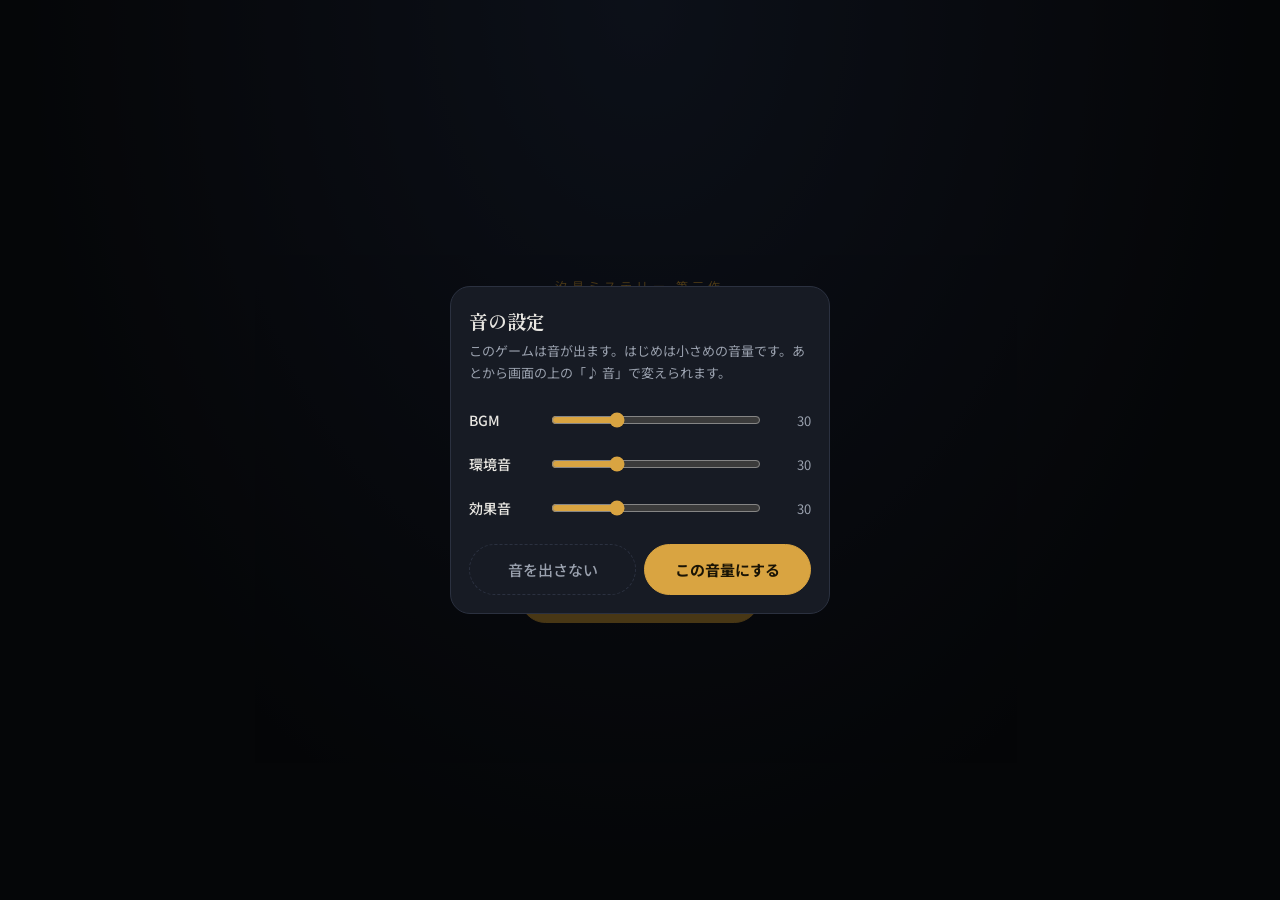
<file: games/fuyu-shiomi/index.html>
<!DOCTYPE html>
<html lang="ja">
<head>
<meta charset="UTF-8">
<meta name="viewport" content="width=device-width, initial-scale=1">
<title>冬の汐見</title>
<link rel="preconnect" href="https://fonts.googleapis.com">
<link href="https://fonts.googleapis.com/css2?family=Noto+Sans+JP:wght@400;500;700&family=Shippori+Mincho:wght@700;800&display=swap" rel="stylesheet">
<style>
:root{--bg:#0e1117;--panel:#171b24;--panel2:#1f2430;--line:#2b3140;--text:#e8e6e1;--sub:#9aa1ae;--accent:#d9a441;--accent2:#c2553f;--blue:#7fa7d6}
*{box-sizing:border-box;margin:0;padding:0}
html,body{background:var(--bg);color:var(--text);font-family:'Noto Sans JP',sans-serif;height:100%;-webkit-tap-highlight-color:transparent}
body{display:flex;justify-content:center}
button{font-family:inherit;color:inherit}
#wrap{width:100%;max-width:560px;padding:14px 14px 20px;display:flex;flex-direction:column;gap:12px;min-height:100%}
#wrap>*{flex-shrink:0} /* 長い文で文章欄が縮んで、文がボタンの下にはみ出さないように */
header{display:flex;align-items:center;justify-content:space-between}
#locname{font-family:'Shippori Mincho',serif;font-weight:800;font-size:19px;letter-spacing:.04em}
#locname small{display:block;font-family:'Noto Sans JP';font-weight:500;font-size:11px;color:var(--accent);letter-spacing:.2em;margin-bottom:1px}
#bag-unused{display:flex;align-items:center;gap:6px;background:var(--panel2);border:1px solid var(--line);border-radius:999px;padding:7px 13px;font-size:13px;cursor:pointer}
#bag-unused b{background:var(--accent);color:#1a1405;border-radius:999px;font-size:11px;padding:0 7px;min-width:20px;text-align:center}
#scene{width:100%;aspect-ratio:16/9;border-radius:16px;overflow:hidden;position:relative;background:#000;box-shadow:0 10px 30px #0008}
#scene svg{width:100%;height:100%;display:block;filter:saturate(.8) contrast(1.05)}
#scene::after{content:'';position:absolute;inset:0;background:radial-gradient(ellipse at center,transparent 45%,#000a 100%),linear-gradient(180deg,transparent 60%,#0009);pointer-events:none}
#here{position:absolute;left:12px;bottom:10px;display:flex;gap:6px;flex-wrap:wrap;z-index:1}
#here span{background:#0e1117cc;backdrop-filter:blur(6px);border:1px solid #ffffff22;border-radius:999px;padding:3px 10px;font-size:12px;color:var(--text)}
#msgbox{background:var(--panel);border:1px solid var(--line);border-radius:16px;padding:16px 18px 14px;min-height:150px;position:relative;cursor:pointer}
#who{display:none;position:absolute;top:-12px;left:16px;background:var(--accent);color:#1a1405;font-weight:700;font-size:13px;padding:3px 12px;border-radius:999px}
#who.on{display:block}
#msg{font-size:16px;line-height:1.85;white-space:pre-wrap}
#msgbox.more::after{content:'';position:absolute;right:16px;bottom:12px;width:8px;height:8px;border-right:2px solid var(--sub);border-bottom:2px solid var(--sub);transform:rotate(45deg);animation:bob 1s ease-in-out infinite}
@keyframes bob{50%{transform:translateY(3px) rotate(45deg)}}
#cmd{display:grid;grid-template-columns:repeat(3,1fr);gap:8px}
#cmd .label{grid-column:1/-1;color:var(--sub);font-size:13px;padding:2px 2px 0}
#cmd button{display:flex;flex-direction:column;align-items:center;justify-content:center;gap:5px;background:var(--panel2);border:1px solid var(--line);border-radius:14px;padding:12px 6px;font-size:14px;font-weight:500;cursor:pointer;transition:transform .08s,background .15s,border-color .15s;min-height:64px}
#cmd button svg{width:22px;height:22px;stroke:var(--accent);fill:none;stroke-width:1.8;stroke-linecap:round;stroke-linejoin:round}
#cmd button:hover{border-color:var(--accent)}
#cmd button:active{transform:scale(.96);background:#262c3a}
#cmd.list{grid-template-columns:1fr 1fr}
#cmd.list button{flex-direction:row;justify-content:flex-start;min-height:50px;padding:10px 14px;text-align:left}
#cmd.pad{grid-template-columns:repeat(5,1fr)}
#cmd.pad button{min-height:52px;font-size:20px;border-radius:50%;aspect-ratio:1;padding:0}
#cmd button.back{background:transparent;color:var(--sub);border-style:dashed}
#cmd.pad button.back{border-radius:14px;aspect-ratio:auto;grid-column:1/-1;font-size:14px}
#cmd button.primary{background:var(--accent);color:#1a1405;border-color:var(--accent);font-weight:700}
#cmd.one{grid-template-columns:1fr}
#toast{position:fixed;left:50%;top:72px;transform:translate(-50%,-20px);opacity:0;background:#fff;color:#111;padding:10px 18px;border-radius:999px;font-size:14px;font-weight:700;box-shadow:0 8px 24px #0006;transition:.3s;z-index:9;pointer-events:none;width:max-content;max-width:calc(100vw - 32px);box-sizing:border-box;text-align:center;line-height:1.5;word-break:auto-phrase;line-break:strict}
/* 長い名前（資料の題など）は折り返す。2行になったら角を小さく */
#toast.multi{border-radius:16px}
#toast.on{opacity:1;transform:translate(-50%,0)}
.screen{position:fixed;inset:0;background:radial-gradient(ellipse at 50% 0%,#24304a 0%,var(--bg) 70%);display:flex;flex-direction:column;align-items:center;justify-content:center;gap:16px;z-index:5;text-align:center;padding:24px;overflow:auto}
.eyebrow{color:var(--accent);font-size:12px;letter-spacing:.35em}
#title h1{font-family:'Shippori Mincho',serif;font-weight:800;font-size:44px;line-height:1.25;letter-spacing:.08em;text-shadow:0 4px 30px #000}
#title p{color:var(--sub);font-size:14px;line-height:1.9}
.big{width:240px;padding:14px;border-radius:999px;border:1px solid var(--line);background:var(--panel2);font-size:15px;font-weight:500;cursor:pointer}
.big.primary{background:var(--accent);color:#1a1405;border-color:var(--accent);font-weight:700}
#prologue{justify-content:flex-start}
#prologue .card{max-width:520px;width:100%;background:var(--panel);border:1px solid var(--line);border-radius:20px;padding:24px 22px;text-align:left;line-height:1.95;font-size:15px;margin:auto 0}
#prologue h2{font-family:'Shippori Mincho',serif;font-size:24px;text-align:center;margin-bottom:14px}
#prologue b{color:var(--accent)}
#prologue .cast{margin-top:16px;border-top:1px solid var(--line);padding-top:14px}
#prologue .cast div{display:flex;gap:10px;font-size:13.5px;padding:4px 0}
#prologue .cast span{min-width:76px;color:var(--blue);font-weight:700}
.hide{display:none!important}

#hdr-r{display:flex;gap:8px}
.pill{display:flex;align-items:center;gap:6px;background:var(--panel2);border:1px solid var(--line);border-radius:999px;padding:7px 13px;font-size:13px;cursor:pointer}
.pill b{background:var(--accent);color:#1a1405;border-radius:999px;font-size:11px;padding:0 7px;min-width:20px;text-align:center}
#modal{position:fixed;inset:0;background:#000a;z-index:8;display:flex;align-items:flex-end;justify-content:center}
#modal .sheet{width:100%;max-width:560px;background:var(--panel);border:1px solid var(--line);border-radius:20px 20px 0 0;padding:20px 16px 26px;max-height:85vh;overflow:auto}
#modal h3{font-family:'Shippori Mincho',serif;font-size:19px;margin-bottom:12px}
#modal .row{display:flex;align-items:center;gap:10px;background:var(--panel2);border:1px solid var(--line);border-radius:14px;padding:12px 14px;margin-bottom:8px;cursor:pointer;width:100%;text-align:left;font-size:14px}
#modal .row:not([disabled]):hover{border-color:var(--accent)}
#modal .row .t{flex:1}
#modal .row small{display:block;color:var(--sub);font-size:12px;margin-top:2px}
#modal .row[disabled]{opacity:.45;cursor:default}
#modal .close{margin-top:6px;width:100%;padding:12px;border-radius:999px;border:1px dashed var(--line);background:transparent;color:var(--sub);font-size:14px;cursor:pointer}
#card{position:fixed;inset:0;z-index:7;background:radial-gradient(ellipse at 50% 40%,#24304a 0%,var(--bg) 75%);display:flex;flex-direction:column;align-items:center;justify-content:center;gap:12px;cursor:pointer;animation:fade .6s}
#card .n{color:var(--accent);letter-spacing:.35em;font-size:13px}
#card .t{font-family:'Shippori Mincho',serif;font-weight:800;font-size:30px;letter-spacing:.08em}
#card .tap{color:var(--sub);font-size:12px;margin-top:30px}
@keyframes fade{from{opacity:0}to{opacity:1}}
#bg,#bg img{width:100%;height:100%;display:block;object-fit:cover}
#loading .bar{width:220px;height:6px;border-radius:99px;background:var(--panel2);overflow:hidden}
#loading .bar i{display:block;height:100%;width:0;background:var(--accent);transition:width .2s}
#loading p{color:var(--sub);font-size:13px}
#nbook{position:fixed;inset:0;z-index:8;background:var(--bg);display:flex;flex-direction:column;max-width:560px;margin:0 auto}
.nb-head{display:flex;align-items:center;justify-content:space-between;padding:16px 16px 8px}
.nb-head h3{font-family:'Shippori Mincho',serif;font-size:21px}
.nb-x{background:transparent;border:1px dashed var(--line);color:var(--sub);border-radius:999px;padding:7px 14px;font-size:13px;cursor:pointer}
.nb-tabs{display:flex;gap:6px;padding:0 12px 10px;overflow-x:auto;border-bottom:1px solid var(--line)}
.nb-tabs button{flex:none;background:var(--panel2);border:1px solid var(--line);border-radius:999px;padding:8px 11px;font-size:12.5px;cursor:pointer}
.nb-tabs button.on{background:var(--accent);color:#1a1405;border-color:var(--accent);font-weight:700}
.nb-body{flex:1;overflow:auto;padding:12px 14px 30px}
.nb-entry{position:relative;background:var(--panel);border:1px solid var(--line);border-radius:14px;padding:11px 44px 11px 14px;margin-bottom:8px}
.nb-entry.pinned{border-color:var(--accent)}
.nb-entry .meta{color:var(--blue);font-size:12px;font-weight:700;margin-bottom:3px}
.nb-entry .txt{font-size:14px;line-height:1.75;white-space:pre-wrap}
.nb-entry.item{padding:0}
.nb-entry.item summary{list-style:none;cursor:pointer;padding:11px 40px 11px 14px;position:relative}
.nb-entry.item summary::-webkit-details-marker{display:none}
.nb-entry.item summary::after{content:'';position:absolute;right:16px;top:50%;width:7px;height:7px;border-right:2px solid var(--sub);border-bottom:2px solid var(--sub);transform:translateY(-70%) rotate(45deg);transition:transform .2s}
.nb-entry.item[open] summary::after{transform:translateY(-30%) rotate(225deg)}
.nb-entry.item .desc{padding:0 14px 12px;font-size:13px;line-height:1.75;color:var(--sub);white-space:pre-wrap}
.nb-entry .pin{position:absolute;right:8px;top:8px;background:transparent;border:0;font-size:20px;color:var(--sub);cursor:pointer;padding:2px 6px}
.nb-entry .pin.on{color:var(--accent)}
.nb-bar,.nb-filter{display:flex;flex-wrap:wrap;gap:8px;align-items:center;margin-bottom:10px;font-size:13px;color:var(--sub)}
.nb-filter input[type=search]{flex:1 1 100%;background:var(--panel2);border:1px solid var(--line);border-radius:12px;padding:10px 12px;color:var(--text);font:inherit;font-size:14px}
.nb-filter select{background:var(--panel2);border:1px solid var(--line);border-radius:10px;padding:7px 8px;color:var(--text);font:inherit;font-size:13px;max-width:48%}
.nb-bar .cnt,.nb-body .cnt{margin-left:auto;color:var(--sub);font-size:12px;margin-bottom:6px}
.nb-empty,.nb-note{color:var(--sub);font-size:13px;line-height:1.8;padding:6px 2px}
#memo{width:100%;min-height:50vh;background:var(--panel);border:1px solid var(--line);border-radius:14px;padding:12px;color:var(--text);font:inherit;font-size:15px;line-height:1.8;resize:vertical}
#modal .recap{font-size:15px;line-height:1.9;white-space:pre-wrap;margin:6px 0 18px}
#modal .eyebrow{margin-bottom:4px}
.nb-contra{background:var(--panel);border:1px solid var(--accent);border-radius:16px;padding:12px;margin-bottom:12px;text-align:center;position:sticky;top:0;z-index:1}
.nb-contra .big{width:100%}
.nb-contra small{display:block;color:var(--sub);font-size:12px;margin-top:6px}
.nb-contra .sel{font-size:14px;font-weight:700;color:var(--accent);margin-bottom:8px}
.nb-contra .row2{display:flex;gap:8px}
.nb-contra .row2 .big{flex:1;width:auto}
.nb-contra .big.back{background:transparent;color:var(--sub);border-style:dashed}
.nb-contra .big[disabled]{opacity:.4}
.nb-entry.selectable{cursor:pointer}
.nb-entry.chosen{border-color:var(--accent2);box-shadow:0 0 0 2px var(--accent2) inset}
#cmd button{position:relative}
#cmd .badge{position:absolute;top:7px;right:9px;background:var(--accent2);color:#fff;border-radius:999px;font-size:11px;font-weight:700;min-width:20px;padding:1px 6px;line-height:1.5}
.big,.pill,#modal .row,.nb-tabs button,.nb-x{transition:transform .08s,filter .15s,background .15s}
.big:active,.pill:active,#modal .row:not([disabled]):active,.nb-tabs button:active,.nb-x:active{transform:scale(.96);filter:brightness(1.25)}
.big.going{filter:brightness(1.25);pointer-events:none}
body.leaving::after{content:'開いています…';position:fixed;inset:0;z-index:20;display:flex;align-items:center;justify-content:center;background:#0e1117cc;color:var(--text);font-size:15px;letter-spacing:.1em;animation:fade .2s}
.nb-entry .broken{display:inline-block;background:var(--accent2);color:#fff;border-radius:999px;font-size:10.5px;padding:0 8px;margin-right:6px}
.nb-entry.is-broken .txt{color:var(--sub);text-decoration:line-through;text-decoration-color:#c2553f99}
#modal .board .b-sus{display:flex;flex-wrap:wrap;gap:6px;margin:10px 0 14px}
#modal .board .b-sus span{background:var(--accent);color:#1a1405;border-radius:999px;padding:4px 12px;font-size:13px;font-weight:700;transition:.2s}
#modal .board .b-sus span.out{background:var(--panel2);color:var(--sub);text-decoration:line-through;font-weight:400}
#modal .board .row.on{border-color:var(--accent);background:#2a2a20}
#modal .board .row2{display:flex;gap:8px;margin-top:10px}
#modal .board .row2 .big{flex:1;width:auto}
#modal .board .row2 .big[disabled]{opacity:.4}
.nb-entry.doc{padding-right:14px}.nb-entry.doc .txt{white-space:pre-wrap;font-variant-numeric:tabular-nums;line-height:1.7}
#cmd #sq{grid-column:1/-1;font:inherit;font-size:16px;padding:12px 14px;border-radius:12px;border:1px solid var(--line);background:var(--panel);color:inherit}
#title .lock{color:var(--accent);margin:18px 0 6px}
/* 音のオン・オフ */
.pill.off{color:var(--sub);text-decoration:line-through}
#title .pill.sndt{position:absolute;top:14px;right:14px;font-size:12px}  /* 音のボタンは右上の端に */
#title .credit{color:#5c6370;font-size:11px;line-height:1.7;max-width:320px;margin-top:6px}
#sndpop{position:fixed;inset:0;z-index:20;background:#000a;display:flex;align-items:center;justify-content:center;padding:20px}
#sndpop .sheet{width:100%;max-width:380px;background:var(--panel);border:1px solid var(--line);border-radius:20px;padding:20px 18px 18px}
#sndpop h3{font-family:'Shippori Mincho',serif;font-size:19px;margin-bottom:6px}
#sndpop .lead{color:var(--sub);font-size:13px;line-height:1.7;margin-bottom:14px}
#sndpop .row{display:grid;grid-template-columns:4.5em 1fr 2.5em;align-items:center;gap:10px;padding:8px 0}
#sndpop .n{font-size:14px;font-weight:500}
#sndpop .v{text-align:right;color:var(--sub);font-variant-numeric:tabular-nums;font-size:13px}
#sndpop input[type=range]{width:100%;accent-color:var(--accent);height:28px}
#sndpop .btns{display:flex;gap:8px;margin-top:14px}
#sndpop .btns .big{flex:1;width:auto}
#sndpop .big.back{background:transparent;color:var(--sub);border-style:dashed}
/* デバッグ：進み具合 */
.pill.dbg{border-color:#e0a43a;color:#e0a43a}
#flow{position:fixed;inset:0;z-index:30;background:var(--bg);display:flex;flex-direction:column}
#flow .fl-head{display:flex;gap:8px;align-items:center;padding:12px 14px;border-bottom:1px solid var(--line)}
#flow .fl-head b{color:#e0a43a;font-size:15px;white-space:nowrap}
#flow select{flex:1;min-width:0;font:inherit;font-size:13px;background:var(--panel);color:var(--text);border:1px solid var(--line);border-radius:10px;padding:6px 8px}
#flow .fl-x{font-size:22px;background:none;border:0;color:var(--sub);padding:0 6px;cursor:pointer}
#flow .fl-legend{display:flex;flex-wrap:wrap;gap:10px;padding:10px 14px 0;font-size:12px;color:var(--sub);align-items:center}
#flow .fl-legend span::before{content:'';display:inline-block;width:10px;height:10px;border-radius:3px;margin-right:4px;vertical-align:-1px;background:var(--line)}
#flow .fl-legend .done::before{background:#3f6b4a}#flow .fl-legend .now::before{background:#e0a43a}#flow .fl-legend .wait::before{background:#2a3142}
#flow .fl-tip{font-size:11.5px;color:var(--sub);padding:6px 14px 8px;line-height:1.6}
#flow .fl-cols{flex:1;overflow:auto;display:flex;flex-direction:column;gap:14px;padding:4px 14px 24px}
#flow .fl-col{display:grid;grid-template-columns:repeat(auto-fill,minmax(230px,1fr));gap:8px;padding-left:12px;border-left:2px solid var(--line);position:relative}
#flow .fl-lv{grid-column:1/-1;font-size:12px;color:var(--sub);padding:2px 0}
#flow .fl-col+.fl-col::before{content:'↓';position:absolute;left:-9px;top:-15px;font-size:12px;color:var(--sub)}
#flow .fl-n{text-align:left;font:inherit;background:var(--panel);border:1px solid var(--line);border-left:4px solid #2a3142;border-radius:10px;padding:8px 10px;color:var(--text);display:flex;flex-direction:column;gap:3px;cursor:pointer}
#flow .fl-n .k{font-size:12.5px;font-weight:700;line-height:1.45}
#flow .fl-n .t{font-size:11px;color:var(--sub);line-height:1.5}
#flow .fl-n .g{font-size:11px;color:#9fb4d8;line-height:1.5}
#flow .fl-n.done{border-left-color:#3f6b4a;opacity:.75}#flow .fl-n.now{border-left-color:#e0a43a;box-shadow:0 0 0 1px #e0a43a55}#flow .fl-n.wait{border-left-color:#2a3142}
#flow .fl-n.sel{outline:2px solid #fff}#flow .fl-n.up{outline:2px solid #6aa9ff}#flow .fl-n.down{outline:2px solid #c77dff}#flow .fl-n.dim{opacity:.3}
#flow.hide-done .fl-n.done{display:none}
/* いつも同じボタン（記録・もどる）は、一覧の線の下にまとめる。記録はもどる（点線）とも中身のボタン（塗り）ともちがう、金色の枠 */
#cmd .foot{grid-column:1/-1;display:flex;gap:8px;border-top:1px solid var(--line);padding-top:10px;margin-top:2px}
#cmd .foot button{flex:1;min-height:46px;flex-direction:row;justify-content:center;gap:7px;padding:8px 12px}
#cmd button.nb{background:transparent;border:1.5px solid var(--accent);color:var(--accent);position:relative}
#cmd .foot button.nb{border-radius:999px}
#cmd .foot button.nb svg{width:18px;height:18px}
#cmd button.nb:active{background:#2a2414}
#cmd .foot .badge{top:-8px;right:-4px}
#cmd .badge:empty{display:none}
#nbook{z-index:9}  /* 推理ボードの上でも開ける */
.big.nbk{background:transparent;border:1.5px solid var(--accent);color:var(--accent)}
#cmd.pad .foot button{aspect-ratio:auto;border-radius:999px;min-height:46px;font-size:14px;padding:8px 12px}#cmd.pad .foot button.back{border-radius:14px}
#title .dbg-jump{margin-top:8px;padding:12px;border:1px dashed #e0a43a;border-radius:16px;display:flex;flex-direction:column;gap:8px;width:280px}
#title .dbg-jump .lb{color:#e0a43a;font-size:12px}
#title .dbg-jump select{font:inherit;font-size:13px;background:var(--panel);color:var(--text);border:1px solid var(--line);border-radius:10px;padding:8px}
#title .dbg-jump .big{width:100%}
#title .dbg-jump .st{font-size:11.5px;color:var(--sub);min-height:1em}

</style>
</head>
<body>
<div id="loading" class="screen"><div class="eyebrow">LOADING</div><div class="bar"><i id="loadbar"></i></div><p id="loadtxt">読み込み中…</p></div>
<div id="title" class="screen hide"></div>
<div id="prologue" class="screen hide"></div>
<div id="toast"></div>
<div id="wrap" class="hide">
  <header><div id="locname"></div><div id="hdr-r"><button class="pill" id="menu">メニュー</button><button class="pill" id="snd" aria-label="音の設定"></button></div></header>
  <div id="scene"><div id="bg"></div><div id="here"></div></div>
  <div id="msgbox"><div id="who"></div><div id="msg"></div></div>
  <div id="cmd"></div>
</div>
<script type="application/json" id="game-data">{"nbTitle":"沖田の捜査メモ","nbLabel":"捜査メモ","id":"fuyu-shiomi","title":"冬の汐見","hub":"../../index.html","start":"ch1","chapters":{"ch1":{"id":"ch1","label":"第一章","title":"冬の品川","start":{"loc":"inn","text":"昭和34年2月15日、日曜日。9時。\n\n夜行列車を降りた沖田は、その足で品川の安宿「千鳥屋」に来ていた。帳場の火鉢の前で、若い男が手をこすっている。\n\n早瀬「汐見署の沖田さんですね。警視庁の早瀬です。…遠いところを、すみません」","do":["set:day=1"]},"talk":{"hayase":{"topics":{"ima":[{"if":"!has:hanken","text":"早瀬「仏さんは、2階の『梅の間』で見つかりました。遺体はもう警視庁です。部屋は、そのままにしてあります」"},{"if":"!flag:est","text":"早瀬「監察医の佐々木先生が、警視庁で待ってます。死亡の見立てを聞きましょう」"},{"if":"!flag:contra_m1","text":"早瀬「11日の朝、宿の主人が仏さんを見てるんです。…それで、死んだのは11日より後ってことになってるんですが」"},{"text":"早瀬「身元さえ分かれば、ぐっと進むんですが」"}],"hint":[{"if":"!has:hanken","hints":["早瀬「まず、現場を見てください。2階の梅の間です」","早瀬「梅の間に、仏さんの手提げが残っています。『調べる』で中を見ましょう」"]},{"if":"!flag:window","hints":["早瀬「部屋に、何か変わったところはありませんか」","早瀬「梅の間の窓を『調べる』です」"]},{"if":"!flag:shujin7","hints":["早瀬「宿の主人の話を聞きましょう」","早瀬「帳場の主人に『2月11日のこと』を聞きましょう」"]},{"if":"!flag:coat","hints":["早瀬「仏さんを見つけた女中さんにも、話を聞きましょう」","早瀬「梅の間のおきぬさんに『2月11日のこと』を聞きましょう」"]},{"if":"!flag:contra_m1","hints":["早瀬「11日の朝、源次は外套と帽子で出ていった。なのに、外套と帽子が部屋にない…」","早瀬「証言カードで『矛盾をつく』です。主人の『帽子を深くかぶって出ていった』と、おきぬさんの『外套と帽子だけがなかった』を、帳場の主人につきつけましょう」"]},{"if":"!flag:yatai","hints":["早瀬「10日の夜、宿のまわりで誰か見ていないでしょうか。裏口は閉めないって言ってましたよね」","早瀬「品川駅裏の屋台の親父に『2月10日の夜』を聞きましょう。主人の話を聞いたあとなら、行けます」"]},{"if":"!flag:est","hints":["早瀬「死亡の見立てを、監察医に聞きましょう」","早瀬「警視庁へ移動して、佐々木先生に『事件のこと』を聞きましょう」"]},{"if":"!has:photo","hints":["早瀬「仏さんの顔を、沖田さんにも見てほしいんです」","早瀬「警視庁の佐々木先生に『いまのこと』を聞いて、仏さんの写真をもらいましょう」"]},{"if":"!flag:fiber","hints":["早瀬「凶器のことも、聞いておきましょう」","早瀬「佐々木先生に『凶器のこと』を聞きましょう」"]},{"hints":["早瀬「警視庁の課長に、報告しましょう」"]}],"zatsudan":{"seq":[{"text":"早瀬「汐見って、どんなところですか。日本海側は行ったことがなくて」\n\n沖田「冬は、海が鳴る。…それだけの町です」"},{"text":"早瀬「夜行、寒かったでしょう。三等ですか？」\n\n沖田「署の出張費じゃ、寝台は無理だ」"},{"text":"早瀬「品川の宿は、駅に近いから、一晩だけの客が多いんです。顔なんて、誰も覚えちゃいない」"}]}}},"shujin":{"topics":{"juichi":[{"if":"!flag:shujin7","text":"主人「11日の朝ですか。7時ごろ、表を掃いてたら、戸川さんが出てきましてね。帽子をこう、深くかぶって」\n\n主人「『あと2晩、たのまぁ』って、宿代を払っていったんです。それっきりでした」","card":"主人：11日7時ごろ、源次が「あと2晩、たのまぁ」と宿代を払い、帽子を深くかぶって出ていった","cardId":"shujin7","do":["flag:shujin7"]},{"if":"flag:contra_m1","text":"主人「顔は…見ていないんです。帽子と外套と、あの言葉で、戸川さんだと思いこんで」"},{"text":"主人「7時ごろです。あと2晩、たのまぁ、って」"}],"tooka":{"seq":[{"text":"主人「10日の夜は、21時に表を閉めました。裏口は、夜も閉めません。物干し場から2階に上がる外階段があるもんで」\n\n主人「夜中に、外階段がきしんだような気はしましたが…風かと」","card":"主人：10日夜、21時に表を閉めた。裏口は夜も閉めず、物干し場から2階へ外階段がある。夜中に外階段がきしんだ気がした","cardId":"tooka","do":["flag:tooka_heard"]},{"text":"主人「うちは安宿ですからね。お客の出入りまで、いちいち見ちゃいません」"}]},"genji":{"text":"主人「戸川さんは、9日に来て2晩分払いました。言葉が、ちょっと変わってましたね。日本海のほうの言葉だって言ってました」"},"ima":{"text":"主人「えらいことになっちまって…。宿帳なら帳場にありますよ。見てってください」"},"zatsudan":{"seq":[{"text":"主人「うちは戦前からの宿でね。空襲で一度焼けて、建て直したんです。品川は、汽車で着いた人が、とりあえず一晩泊まる町で」"},{"text":"主人「汐見ですか。行ったことはないが、魚がうまいんでしょう。戸川さんも、『こっちの魚は魚じゃない』って文句を言ってましたよ」"}]}}},"okinu":{"topics":{"juichi":[{"if":"!flag:coat","text":"おきぬ「11日の朝は、声をかけなかったんです。いつも昼まで寝てる人だから。…13日の朝、お発ちの日だから起こしに行ったら」\n\nおきぬ「あの、変なんです。手提げもお財布も残ってたのに、外套と帽子だけ、どこにもなかったんです」","card":"おきぬ：13日、部屋に源次の手提げも財布も残っていたのに、外套と帽子だけがなかった","cardId":"coat","do":["flag:coat"]},{"text":"おきぬ「外套と帽子、どこへいったんでしょう」"}],"genji":{"seq":[{"text":"おきぬ「戸川さんは寒がりでね。火鉢に炭をどんどん足せって。窓なんか、開けたことのない人です」","card":"おきぬ：源次は寒がりで、窓を開けたことがない","cardId":"samugari"},{"text":"おきぬ「お酒が入ると、大きなことばかり言ってました。『もうすぐ、こんな宿とはおさらばだ』って」"}]},"jiken":{"text":"おきぬ「梅の間の戸を開けたら、すごく寒くて…。窓が少し開いてて、火鉢は冷たくなってました。戸川さんは、布団の横に…」\n\nおきぬは、口を押さえた。"},"zatsudan":{"text":"おきぬ「わたし、青森の出なんです。冬の寒さには慣れてるつもりでしたけど、あの部屋の寒さは…なんだか、いやな寒さでした」"}}},"sasaki":{"topics":{"jiken":{"seq":[{"text":"佐々木「絞殺だ。細い紐かなにかで、後ろから。死後硬直はほとんど解けて、傷みは少しだけ。…13日の朝に見つかったから、死んだのは11日の昼から夜ってところだな」","card":"佐々木（検案）：絞殺。硬直の解け方と傷みの具合から、死亡は11日の昼〜夜","cardId":"est","do":["flag:est"]},{"text":"佐々木「宿の主人が11日の朝に生きているのを見てる。辻つまは合うよ」"}]},"ima":[{"if":"!has:photo","text":"佐々木「仏さんの顔、見ておくかね。写真を焼いておいた」\n\n写真の男は、四十前の、日に焼けた顔だった。…どこかで見たことがある。沖田は、そう思った。","do":["give:photo"]},{"text":"佐々木「身元が分かったら、教えてくれ」"}],"zatsudan":{"text":"佐々木「汐見の刑事さんか。あっちは寒いだろう。…寒いと、仏さんもきれいなもんだがね」"},"kyouki":{"seq":[{"text":"佐々木「凶器は見つかっていない。だが、首の跡に繊維が残っていた。麻ひもだ。荷造りに使うような、太めのやつ」\n\n佐々木「妙なのは、赤い糸が一本だけ、より合わせてあったことだ。安物の麻ひもには、ふつうそんなものはない」","card":"佐々木：首に残った繊維は、荷造り用の麻ひも。赤い糸が一本だけ、より合わせてあった","cardId":"fiber","do":["flag:fiber"]},{"text":"佐々木「赤い糸の入った麻ひも…。どこかの店か会社が、自分のところの印にしているのかもしれん」"}]}}},"kacho":{"topics":{"ima":[{"if":"flag:contra_m1 && flag:est && has:photo && has:kirinuki && flag:yatai && flag:fiber","text":"課長「どうだ、汐見の」","do":["event:close"]},{"text":"課長「半券が汐見発だ。身元の線は、あんたに頼みたい」"}],"jiken":{"text":"課長「物盗りじゃない。財布は残ってた。…顔見知りだな」"}}},"oyaji":{"topics":{"tooka":{"seq":[{"text":"親父「10日の晩？ …ああ、覚えてるよ。22時すぎだ。千鳥屋の裏の路地に、背の高い男が入っていった。上等な背広にソフト帽。こんな裏通りに来る客じゃねえ、と思ったから覚えてる」\n\n親父「顔？ 帽子のつばで見えなかった。出てきたところは見てねえ。おれは23時で店じまいだから」","card":"屋台の親父：10日の22時すぎ、上等な背広にソフト帽の背の高い男が、千鳥屋の裏の路地へ入っていった。顔は見ていない","cardId":"yatai","do":["flag:yatai"]},{"text":"親父「源次ってやつとは、ちがう。あいつは猫背で、もっとこう、せかせか歩く」"}]},"genji":{"text":"親父「汐見の男なら、9日の晩にうちでおでんを食ってったよ。『明日の晩、でかい話がまとまる。そしたらこんな屋台、毎晩おごってやる』ってな」"},"zatsudan":{"text":"親父「品川は汽車の町だ。夜中でも人が通る。だが、裏の路地まで入るやつはめったにいねえ」"}}}},"locations":{"inn":{"name":"千鳥屋・帳場","bg":"inn","people":["hayase","shujin"],"objs":{"yadocho":"宿帳","hibachi":"火鉢","door":"表の戸"},"arrive":"千鳥屋の帳場。品川駅の汽笛が、ここまで聞こえる。"},"room":{"name":"千鳥屋・2階の梅の間","bg":"inn-room","people":["hayase","okinu"],"objs":{"kaban":"手提げ","window":"窓","hibachi2":"部屋の火鉢","futon":"布団"},"arrive":"2階の梅の間。六畳ひと間。冷えきった空気が、まだ残っている。"},"yard":{"name":"千鳥屋・裏の物干し場","bg":"inn","people":["hayase"],"objs":{"stairs":"外階段","gate":"裏口"},"arrive":"裏の物干し場。2階へ、鉄の外階段がのびている。"},"keishicho":{"name":"警視庁・捜査一課","bg":"keishicho","people":["hayase","sasaki","kacho"],"objs":{"desk":"早瀬の机"},"arrive":"警視庁の捜査一課。たばこの煙で、天井がかすんでいる。"},"yatai":{"name":"品川駅裏の屋台","bg":"station","unlock":"flag:tooka_heard","people":["hayase","oyaji"],"objs":{"nabe":"おでんの鍋","roji":"路地の入口"},"arrive":"品川駅の裏の、おでんの屋台。湯気の向こうに、千鳥屋の裏の路地が見える。"}},"look":{"yadocho":{"text":"宿帳。2月9日「戸川源次　汐見」2泊分前払い。その横に、主人の字で「11日朝 あと2泊分」。","do":["doc:chidoriya"]},"hibachi":{"text":"帳場の火鉢。炭が赤い。主人が手をかざしている。"},"door":{"text":"表の戸。開けると、すぐに品川の通りだ。駅まで歩いて5分ほど。"},"kaban":[{"if":"!has:hanken","text":"源次の手提げ。中には、着替えと安物の財布。それから――\n\n汐見から東京への夜行の切符の半券。日付は「2月7日」。\n\n新聞の切り抜き。写真の部分だけが、ていねいに破り取られている。裏には、汐見の呉服店の広告。","card":"手提げ：汐見→東京の夜行の半券（2月7日）。写真の部分を破り取った新聞の切り抜き。裏に汐見の呉服店の広告","cardId":"kaban","do":["give:hanken","give:kirinuki"]},{"text":"手提げ。着替えと財布だけが残っている。"}],"window":[{"if":"!flag:window","text":"窓が、3cmほど開いている。冷たい風が、すきまから吹きこんでくる。\n\n早瀬「見つけたときから、このままです」","card":"梅の間の窓は3cmほど開いていた。火鉢は冷えていた","cardId":"window","do":["flag:window"]},{"text":"3cmのすきま。外は、品川の屋根が続いている。"}],"hibachi2":{"text":"部屋の火鉢。灰に、水をかけた跡がある。火は、誰かが消したのだ。"},"futon":{"text":"敷いたままの布団。寝た跡はない。"},"stairs":{"text":"鉄の外階段。2階の廊下の端に出る。帳場の前を通らずに、梅の間へ行ける。"},"gate":{"text":"裏口の戸。鍵はない。路地を抜けると、品川駅の裏手に出る。"},"desk":{"text":"早瀬の机に、事件の書類。「身元不明　男　40歳前後」。"},"nabe":{"text":"おでんの鍋。大根が、よく煮えている。"},"roji":{"text":"屋台から路地の入口まで、十歩ほど。街灯の下を通る人なら、よく見える。"}},"show":{"shujin":{"photo":{"text":"主人「ああ、戸川さんです。9日に来た」"},"kirinuki":{"text":"主人「新聞ですか？ さあ…」"}},"okinu":{"photo":{"text":"おきぬ「戸川さんです。…まちがいありません」"}},"hayase":{"kirinuki":{"text":"早瀬「写真のところだけ破ってある。…誰かの顔写真だったのかな。裏の広告は、汐見の店ですね」"},"hanken":{"text":"早瀬「汐見から東京へ、2月7日の夜行。8日の朝に東京に着いたわけだ」"}},"sasaki":{"photo":{"text":"佐々木「わしが撮った写真だよ」"}},"oyaji":{"photo":{"text":"親父「ああ、こいつが汐見の男だ。9日におでんを食ってった。…10日の晩の背広の男は、こいつじゃねえよ」"}}},"showDefault":"{name}は、首をかしげた。","contradictions":[{"id":"m1","pairs":[["shujin7","coat"]],"if":"here:inn","p":"shujin","text":"主人に、2つの証言をつきつけた。\n\n沖田「11日の朝に出ていった戸川さんが、あとで戻ってきて殺されたんなら、外套と帽子は部屋にあるはずだ」\n\n主人「……」\n\n主人「…言われてみりゃあ、顔は見ていないんです。帽子を深くかぶって、下を向いてて。外套と、あの言葉で、戸川さんだと思いこんで」","card":"主人（言い直し）：11日朝の男の顔は見ていない。外套・帽子・言葉で源次だと思いこんだ","cardId":"shujin_face","breaks":["shujin7"],"do":["toast:主人の証言を崩した"],"notYet":"早瀬「それは、帳場の主人に聞かないと」","doneText":"早瀬「その話は、もう主人に確かめました」"}],"contradictWrong":"早瀬「…その2つ、食い違ってますか？」","events":{"close":{"bg":"keishicho","pages":["沖田は、写真をもう一度見た。","日に焼けた顔。耳の下の、古い傷あと。\n\n十八年前。汐見の磯辺町。燃える網倉の前で、泣きわめいていた若い男。","沖田「…磯辺町の網元、戸川の次男かもしれん。源次という」","早瀬「ほんとですか！」","沖田「確かめる。汐見へ戻ります。…11日の朝の男が戸川でないなら、戸川が死んだのは、もっと前かもしれん」","沖田「それに、10日の夜22時すぎ、背広にソフト帽の男が裏の路地へ入っている。源次じゃない男だ。首には、赤い糸の入った麻ひもの繊維」","課長「死亡の見立てを変えるには、材料がいるぞ」","沖田は答えず、窓の外を見た。品川の空は、汐見の空より、少しだけ明るかった。"],"do":["chapter:ch2"]}},"triggers":[{"if":"flag:contra_m1 && flag:est && has:photo && flag:yatai && flag:fiber && !here:keishicho && !flag:ch1_ready","do":["flag:ch1_ready","toast:警視庁で、課長が待っている"]}]},"ch2":{"id":"ch2","label":"第二章","title":"汐見の海","assistant":"mishima","assistantHint":"三島「沖田さん、{name}さんは、まだ何か話してくれそうですよ」","recap":"品川の安宿・千鳥屋で見つかった男は、汐見から来た夜行の半券と、写真を破り取った新聞の切り抜きを持っていた。宿の主人が11日朝に見たのは、顔の見えない「外套と帽子の男」だった。沖田は、遺体の顔に見覚えがあった。磯辺町の網元・戸川家の次男、源次。","start":{"loc":"police","text":"昭和34年2月17日、火曜日。汐見署。\n\n夜行で戻った沖田を、ストーブのそばで若い男が待っていた。ハンチング帽に、くたびれた鞄。\n\n三島「汐見日報の三島です。品川で汐見の人が殺されたって、本当ですか。…お手伝いさせてください。足なら、あります」","do":["set:day=3"]},"talk":{"mishima":{"topics":{"ima":[{"if":"!flag:ident","text":"三島「まずは身元ですね。磯辺町の戸川さんの家なら、案内できます」"},{"if":"!flag:article","text":"三島「その切り抜き、うちの新聞かもしれません。社に縮刷版がありますよ」"},{"text":"三島「沖田さん、さっきから怖い顔してますよ」"}],"hint":[{"if":"!flag:ident","hints":["三島「品川の仏さんが、本当に戸川源次さんか、確かめないと」","三島「磯辺町の戸川さんの家へ行って、トメさんに写真を『見せる』んです」"]},{"if":"!flag:coat_origin","hints":["三島「源次さんが汐見に帰ってきたときの様子を、もう少し知りたいですね」","三島「トメさんに『源次のこと』を聞きましょう」"]},{"if":"!flag:kanezuru","hints":["三島「源次さんは、汐見に帰ってきたとき、どこかで何か言っていませんでしたか」","三島「港の飲み屋『かもめ』のおかみさんに、『源次のこと』を聞きましょう」"]},{"if":"!flag:kirinuki_ad","hints":["三島「切り抜きの裏の広告、見せてもらえますか」","三島「ぼくに、新聞の切り抜きを『見せる』んです」"]},{"if":"!flag:article","hints":["三島「10月8日の日報に、何の記事が載っていたか…」","三島「汐見日報の縮刷版を『調べる』で、日付か、気になる言葉を入れて探しましょう」","三島「『10月8日』と入れて探してみてください」"]},{"if":"!flag:recall","hints":["三島「トメさん、昔の火事のことを話していましたよね」","三島「トメさんに『昭和16年の火事』を聞きましょう」"]},{"if":"!flag:senshi","hints":["三島「佐伯修という人は、いまどうしているんでしょう」","三島「市役所の係の人に、『佐伯修のこと』を聞きましょう」"]},{"if":"!flag:fune","hints":["三島「源次さんと佐伯さんは、戦争のあと、どこかで会っていたんでしょうか」","三島「トメさんに『引き揚げ船のこと』を聞きましょう」"]},{"hints":["三島「署に戻って、署長に話しましょう」"]}],"zatsudan":{"seq":[{"text":"三島「ぼく、汐見日報に入って2年目です。いつか、東京の新聞に負けない記事を書きたいんです」"},{"text":"三島「沖田さんは、ずっと汐見ですか」\n\n沖田「生まれも育ちも、磯辺町だ」"},{"text":"三島「冬の汐見の海って、鳴るでしょう。ぼく、あの音が好きなんです」"}]}}},"shocho":{"topics":{"ima":[{"if":"flag:ident && flag:article && flag:kanezuru && flag:senshi && flag:fune && flag:coat_origin","text":"署長「話を聞こう、沖田」","do":["event:close"]},{"text":"署長「警視庁から、また電話だ。身元はどうなった」"}],"kaji":{"text":"署長「昭和16年の網倉の火事か。…お前は、あのとき巡査だったな。佐伯の倅を、最後まで疑いきれなかった」"},"zatsudan":{"text":"署長「お前が東京へ行っとるあいだに、磯辺で網の盗難が二件だ。…まあ、そっちは若いのにやらせる」"}}},"tome":{"topics":{"genji":{"seq":[{"text":"トメ「源次は6日に、ふらっと帰ってきました。羽振りのいい背広を着て。『母ちゃん、もうすぐ大金が入る。楽させちゃる』って」\n\nトメ「それから駅前の大和屋洋品店で、新しい外套と帽子を買うてきて。前祝いじゃ、言うて」\n\nトメ「7日の夜行で、東京へ戻りました」","card":"トメ：源次は2月6日に汐見へ帰り「もうすぐ大金が入る」と言った。駅前の大和屋洋品店で新しい外套と帽子を買い、7日の夜行で東京へ","cardId":"tome_genji","do":["flag:coat_origin"]},{"text":"トメ「あの子は、昔から口ばっかりで…」"}]},"kaji":[{"if":"flag:ident","text":"トメ「昭和16年の秋、網倉が燃えて、長男が死にました。…佐伯の倅がやったって、町じゅうが言いました。網倉に出入りしとったから」\n\nトメ「あの子は兵隊に行って、戦死したそうです。それっきり」\n\n沖田は、黙ってうなずいた。若い巡査だった自分は、あの青年が火をつけたとは、どうしても思えなかった。","card":"トメ：昭和16年秋、網倉の火事で長男が死に、佐伯修が疑われた。佐伯は兵隊に行き、戦死したと聞いた","cardId":"kaji","do":["flag:recall"]},{"text":"トメ「火事のことは…いまは」"}],"fune":[{"if":"flag:recall","text":"トメ「引き揚げ船？ …ああ、源次も南方から船で帰ってきました。昭和21年の夏。そういえば、酔うと妙なことを言っとりました」\n\nトメ「『あの船には、汐見の者がもうひとり乗っとった。死んだことになっとるがな』って」","card":"トメ：源次は昭和21年の引き揚げ船で帰った。「汐見の者がもうひとり乗っていた。死んだことになっている」と言っていた","cardId":"fune","do":["flag:fune"]},{"text":"トメ「船のことは、よう知りません」"}],"mukashi":{"seq":[{"text":"トメ「源次は、小さいころは、兄ちゃんのあとばかりついて回る子でした。兄ちゃんが死んでから、人が変わったみたいに…」"},{"text":"トメ「戦争から帰ってきてからは、網にも乗らん。町の者とも口をきかん。汐見におっても、居場所がなかったんでしょう」"}]}}},"okami":{"topics":{"genji":{"seq":[{"text":"おかみ「源ちゃんなら、6日の晩に来たよ。上機嫌でさ、一升あけちゃって」\n\nおかみ「『金づるを見つけた。汐見の者なら腰を抜かす男だ』って。だれのことか聞いても、にやにやして言わないの」","card":"おかみ：源次は2月6日の晩「金づるを見つけた。汐見の者なら腰を抜かす男だ」と言った","cardId":"kanezuru","do":["flag:kanezuru"]},{"text":"おかみ「新聞を広げて、写真を指でとんとんたたいてたっけ。『見ろ、こいつだ』って」"}]},"ima":{"text":"おかみ「刑事さん、熱燗でもどう？ …仕事中か。残念」"},"kaji":{"text":"おかみ「網倉の火事？ あたしはまだ子どもだったよ。佐伯さんとこの修ちゃんが疑われてね。修ちゃん、いい子だったのに」"},"zatsudan":{"text":"おかみ「沖田さん、また痩せたね。ちゃんと食べとる？」\n\n沖田「…食べとる」"}}},"yakuba":{"topics":{"saeki":[{"text":"係「佐伯修…ありました。昭和21年6月、引き揚げ船の中で病死、水葬。戦死の扱いです。ご両親はもう亡くなられて、佐伯家は絶えています」","card":"役場：佐伯修は昭和21年6月、引き揚げ船の中で病死・水葬。戦死扱い","cardId":"senshi","do":["flag:senshi"]}],"genji":{"text":"係「戸川源次さんは、昭和30年に東京へ転出しています」"}}}},"locations":{"police":{"name":"汐見署","bg":"shiomi-police","people":["mishima","shocho"],"objs":{"photo":"古い表彰写真","stove":"ストーブ"},"arrive":"汐見署。窓の外で、海が鳴っている。"},"isobe":{"name":"磯辺町・戸川家","bg":"isobe","people":["mishima","tome"],"objs":{"amigura":"網倉の跡","butsudan":"仏壇"},"arrive":"磯辺町の網元・戸川家。大きな家だが、網は干されていない。老いた母親が、戸口に立っていた。"},"kamome":{"name":"港の飲み屋「かもめ」","bg":"kamome","people":["mishima","okami"],"objs":{"counter":"カウンター"},"arrive":"港の飲み屋「かもめ」。昼間から、漁師が二、三人飲んでいる。"},"nippo":{"name":"汐見日報","bg":"nippo","people":["mishima"],"objs":{"shukusatsu":"縮刷版","desk":"三島の机"},"arrive":"汐見日報の編集部。輪転機の音が、床から響いてくる。"},"yakuba":{"name":"汐見市役所","bg":"yakuba","unlock":"flag:recall","people":["mishima","yakuba"],"objs":{"counter":"窓口"},"arrive":"汐見市役所の戸籍の窓口。"}},"look":{"photo":{"text":"署の壁の、古い表彰写真。若いころの署長と、もっと若い自分が写っている。"},"stove":{"text":"ダルマストーブ。やかんが鳴っている。"},"amigura":{"text":"網倉の焼け跡は、もう畑になっている。石垣にだけ、黒い焦げあとが残っている。"},"butsudan":{"text":"仏壇に、若い男の写真。火事で死んだ戸川家の長男だ。その横に、もうひとつ写真立てを置く場所が空けてある。"},"counter":[{"if":"here:kamome","text":"カウンターの奥に、古い漁網が飾ってある。"},{"text":"窓口。係の人が、古い帳簿を何冊も抱えている。"}],"shukusatsu":{"text":"汐見日報の縮刷版。昭和16年からの分がそろっている。","do":["search:nippo"]},"desk":{"text":"三島の机。取材メモが山になっている。いちばん上に「品川・身元不明」。"}},"searches":{"nippo":{"label":"縮刷版で探す（日付や言葉）","prompt":"縮刷版をめくる。日付か、記事の言葉を入れて探そう。","placeholder":"例：10月8日、火事","entries":[{"keys":["10月8日","十月八日","10/8","新社屋","久我","落成","海運"],"if":"!flag:article","text":"昭和33年10月8日の経済面。\n\n「久我海運　新社屋落成　東京・日本橋に七階建て」\n\n写真の中で、背広の男がテープにはさみを入れている。社長・久我誠一郎（36）。\n\n三島「切り抜きと、寸法も段組みも同じです。破り取られていたのは、この写真ですよ」\n\n沖田は、写真から目が離せなかった。\n\n十八年前の、あの青年の顔が、そこにあった。","card":"縮刷版（昭和33年10月8日）：「久我海運 新社屋落成」。源次の切り抜きで破り取られていたのは、社長・久我誠一郎の写真","cardId":"article","do":["flag:article"]},{"keys":["10月8日","十月八日","新社屋","久我","落成","海運"],"text":"久我海運の新社屋の記事。社長の写真を、沖田はもう一度見つめた。"},{"keys":["火事","網倉","戸川","磯辺"],"text":"昭和16年10月の記事。「磯辺町の網倉全焼　戸川家長男死亡」。小さく「出入りの若者に事情を聞く」。…佐伯修の名前は出ていない。"},{"keys":["佐伯"],"text":"昭和21年8月の小さな記事。「戦没者　磯辺町　佐伯修（24）　引き揚げ船にて病没」。"},{"keys":["呉服","丸八"],"text":"丸八呉服店の広告は、毎月いろんな日に出ている。…切り抜きの裏の広告と、同じ柄の日を探さないと。三島に聞けば分かるかもしれない。"},{"keys":["品川","殺人","千鳥屋"],"text":"まだ記事になっていない。三島が、いま書いているところだ。"}],"none":"「{q}」…それらしい記事は見つからなかった。"}},"show":{"tome":{"photo":[{"if":"!flag:ident","text":"トメは、写真を両手で持って、長いあいだ黙っていた。\n\nトメ「…源次です。まちがい、ありません」\n\nトメ「耳の下の傷は、子どものころ、網で切ったんです」","card":"トメが写真の男を源次だと確かめた","cardId":"ident","do":["flag:ident"]},{"text":"トメは、写真を胸に抱いたまま、何も言わなかった。"}]},"okami":{"photo":{"text":"おかみ「源ちゃんだ…。6日に、ここで飲んでたのに」"},"kirinuki":{"text":"おかみ「ああ、源ちゃんが広げてたのは、こんな新聞だったよ」"}},"mishima":{"kirinuki":[{"if":"!flag:kirinuki_ad","text":"三島は、切り抜きを裏返した。\n\n三島「この丸八呉服の広告、うちの新聞です。去年の秋の『錦秋大売り出し』…。この柄は、10月8日の朝刊ですよ。ぼく、この日の広告取りをしたんです」","card":"三島：切り抜きの裏の広告は、汐見日報・昭和33年10月8日の朝刊のもの","cardId":"ad","do":["flag:kirinuki_ad"]},{"text":"三島「10月8日の朝刊です。縮刷版で、表の記事を探しましょう」"}],"photo":{"text":"三島「この人が、戸川源次さん…」"}},"shocho":{"photo":{"text":"署長「戸川の次男坊か。…ろくなことをせんやつだったが、殺されるほどか」"}}},"showDefault":"{name}は、首をかしげた。","events":{"close":{"bg":"shiomi-police","pages":["沖田は、署長の机に、二枚の写真を並べた。品川の遺体の写真と、新聞の久我誠一郎の写真。","沖田「源次は、引き揚げ船で『汐見の者がもうひとり乗っていた、死んだことになっている』と言っていた。佐伯修は、その船で死んだことになっている」","沖田「そして源次は、久我海運の社長の写真を切り抜いて、『金づるを見つけた。汐見の者なら腰を抜かす男だ』と言った」","署長「…久我海運の社長が、佐伯の倅だと言うのか」","沖田「わかりません。わかりませんが、この顔は」","署長は、長いあいだ黙っていた。\n\n署長「相手は東京の大会社だ。めったなことは言うな。…行ってこい、沖田。ただし、汐見署の名前は出すな」","その夜、沖田はふたたび夜行に乗った。ホームで、三島が手を振っていた。"],"do":["chapter:ch3"]}},"triggers":[{"if":"flag:ident && flag:article && flag:kanezuru && flag:senshi && flag:fune && flag:coat_origin && !here:police && !flag:ch2_ready","do":["flag:ch2_ready","toast:汐見署で、署長が待っている"]}],"contradictions":[]},"ch3":{"id":"ch3","label":"第三章","title":"東京へ","recap":"品川の遺体は、汐見・磯辺町の戸川源次だった。源次は「金づるを見つけた。汐見の者なら腰を抜かす男だ」と言い、久我海運の社長・久我誠一郎の新聞写真を切り抜いていた。佐伯修は昭和21年、引き揚げ船で死んだことになっている。だが、写真の久我の顔は――。沖田は、ふたたび東京へ向かう。","start":{"loc":"keishicho","text":"昭和34年2月20日、金曜日。警視庁。\n\n早瀬「お帰りなさい、沖田さん。…身元、戸川源次で確定ですね。東京での足取りを洗いましょう」","do":["set:day=6"]},"talk":{"hayase":{"topics":{"ima":[{"if":"!flag:gondo","text":"早瀬「源次は、日本橋の金貸しから借金をしてました。権藤って男です」"},{"if":"!flag:uketsuke","text":"早瀬「久我海運…あの大会社ですよね。いきなり社長に会うのは、ちょっと」"},{"text":"早瀬「いよいよ、本丸ですか」"}],"hint":[{"if":"!flag:gondo","hints":["早瀬「源次の金回りから、洗いましょう」","早瀬「金貸しの権藤に『源次のこと』を聞きましょう」"]},{"if":"!flag:uketsuke","hints":["早瀬「源次は、久我海運に行ったことがあるんでしょうか」","早瀬「久我海運の受付に、源次の写真を『見せる』です」"]},{"if":"!flag:kokan","hints":["早瀬「源次は、社長とどうやって約束を取りつけたんでしょう。会社には電話の交換台がありますよね」","早瀬「久我海運の交換手に『源次のこと』を聞きましょう。受付で源次のことを確かめたあとです」"]},{"if":"!flag:cal","hints":["早瀬「源次の下宿も見ておきましょう」","早瀬「下宿の源次の部屋で、壁の暦を『調べる』です」"]},{"if":"!flag:letter","hints":["早瀬「源次の部屋、もう少し調べてみませんか」","早瀬「下宿の源次の部屋で、押し入れを『調べる』です」"]},{"if":"!flag:cold","hints":["早瀬「千鳥屋の窓のこと、まだ引っかかってるんじゃないですか」","早瀬「警視庁の佐々木先生に『事件のこと』を聞きましょう」"]},{"hints":["早瀬「課長に報告しましょう」"]}],"zatsudan":{"seq":[{"text":"早瀬「久我海運の社長って、戦地から帰って、闇市から会社をここまでにしたって有名ですよ。たたき上げの英雄です」"},{"text":"早瀬「沖田さん、昼めし、まだでしょう。そばでも」\n\n沖田「…あとでいい」"}]}}},"kacho":{"topics":{"ima":[{"if":"flag:gondo && flag:uketsuke && flag:cal && flag:cold && flag:letter && flag:kokan","text":"課長「聞こうか」","do":["event:close"]},{"text":"課長「久我海運？ 冗談じゃないぞ。あそこの社長は、代議士とも親しい」"}]}},"sasaki":{"topics":{"jiken":[{"if":"!flag:cold","text":"佐々木「窓のことかね。…言われてみりゃあ、妙だ。寒がりの男が、真冬に窓を開けて、火鉢を消して寝るかね」\n\n佐々木「沖田さん、あんたはどう思う？」","do":["choice:mado"]},{"text":"佐々木「死亡は、10日の夜もありうる。正式に、見立てを書き直しておく」"}],"zatsudan":{"text":"佐々木「わしは寒いのが苦手でね。汐見には住めんな」"}}},"gondo":{"topics":{"genji":{"seq":[{"text":"権藤「戸川？ ああ、借金が3万だ。利息も入れりゃもっとか。返す返すって、口ばっかりでね」\n\n権藤「ただ、1月の終わりに妙に強気でな。『近く大金が入る。久我海運の社長からな』だとさ。へっ、誰が信じるか」","card":"権藤：源次は3万円の借金があった。1月の終わり「近く大金が入る。久我海運の社長からな」と言った","cardId":"gondo","do":["flag:gondo"]},{"text":"権藤「死んじまったら、取り立てもできねえ。…あの母親に請求するかね」"}]},"kuga":{"text":"権藤「久我海運の社長が、あんなチンピラに金を出すわけがない。…ふつうならな」"},"zatsudan":{"text":"権藤「刑事さん、戦争帰りってのは、二種類いる。黙って働くやつと、口ばっかりのやつだ。戸川は後のほうだった」"}}},"uketsuke":{"topics":{"kuga":[{"if":"flag:uketsuke","text":"受付「社長は、2月10日の夜行で大阪へご出張でした。11日は大阪支店で会議です」","card":"受付：社長は2月10日の夜行で大阪へ出張した（会社の予定）","cardId":"trip"},{"text":"受付「社長にお会いになるには、秘書の野々村さんを通していただかないと」"}],"genji":{"text":"受付「どちらさまのことでしょう。…お写真でもあれば」"}}},"geshuku":{"topics":{"genji":{"seq":[{"text":"おばさん「戸川さんね。9日の昼に出ていったきり。『2晩だけ品川に泊まる。でかい話をつけてくる』って、そりゃもう上機嫌で」","card":"下宿のおばさん：源次は9日「2晩だけ品川に泊まる。でかい話をつけてくる」と出ていった","cardId":"geshuku"},{"text":"おばさん「家賃は3か月ためてたけど、憎めない人でしたよ」"}]},"zatsudan":{"seq":[{"text":"おばさん「戸川さんは、夜中によくうなされてましたよ。『海に落とすな』とか、なんとか」"},{"text":"おばさん「家賃のかわりに、魚の干物を置いていったこともあったわねえ。汐見の母親から送ってくるって」"}]}}},"kokan":{"topics":{"genji":[{"if":"flag:uketsuke","text":"交換手「戸川さん…ええ、覚えています。2月9日の夕方、社長あてに電話がありました。品川の宿からだと」\n\n交換手「社長は短く『10日の夜に』とだけおっしゃって、切られました。いつもはもっと丁寧な方なのに」","card":"交換手：2月9日の夕方、品川の宿から源次が社長に電話。社長は「10日の夜に」とだけ答えた","cardId":"kokan","do":["flag:kokan"]},{"text":"交換手「どちらさまのことでしょう。…受付で、お名前をうかがっていますか？」"}],"kuga":{"text":"交換手「社長は、電話の声がとても静かな方です。どんなお客さまにも、声を荒げたりなさらない。…1月のあの日だけは、ちがいましたけど」"}}}},"locations":{"keishicho":{"name":"警視庁・捜査一課","bg":"keishicho","people":["hayase","kacho","sasaki"],"objs":{"board":"黒板"},"arrive":"警視庁の捜査一課。"},"loan":{"name":"日本橋・権藤の金融","bg":"loan","people":["hayase","gondo"],"objs":{"ledger":"貸付帳"},"arrive":"日本橋の裏通りの、二階の事務所。金庫の前に、太った男が座っている。"},"kuga":{"name":"久我海運・受付","bg":"kuga-lobby","people":["hayase","uketsuke","kokan"],"objs":{"lobby":"ロビー","photo":"創業者の写真"},"arrive":"日本橋の、真新しい七階建て。新聞の写真で見たのと同じ玄関だ。"},"geshuku":{"name":"深川・源次の下宿","bg":"geshuku","people":["hayase","geshuku"],"objs":{"koyomi":"壁の暦","oshiire":"押し入れ"},"arrive":"深川の古い下宿。源次の部屋は、二階の四畳半だった。"}},"look":{"board":[{"if":"flag:cold","text":"黒板：「死亡 10日夜〜11日 ※窓・火鉢」と、早瀬が書き直した。"},{"text":"黒板：「戸川源次（37）　死亡 11日昼〜夜」"}],"ledger":{"text":"貸付帳。「戸川源次　3万円」。最後の書きこみは1月30日。「返済　2月中旬　確約」。"},"lobby":{"text":"石張りの床のロビー。ガラスの箱に、久我海運の貨物船の模型。回転扉から、社員が忙しそうに出入りしている。"},"photo":{"text":"受付の奥の壁に、創業者・久我誠一郎の大きな写真。新聞と同じ顔だ。…沖田は、その目を見つめた。"},"koyomi":[{"if":"!flag:cal","text":"壁の暦。2月10日に、鉛筆で丸がしてある。横に、小さく「夜　K」。\n\n早瀬「K…久我の、K？」","card":"源次の下宿の暦：2月10日に丸。「夜　K」","cardId":"cal","do":["flag:cal"]},{"text":"暦の2月10日の丸。「夜　K」。"}],"oshiire":[{"if":"!has:letter","text":"押し入れに、引き揚げのときの古い背嚢。中は空っぽ…いや、底の布の下に、折りたたんだ便箋が一枚。\n\n書き損じの手紙だった。鉛筆の、乱れた字。\n\n「佐伯修どの。おまえが久我を名のっとることは、船で見たおれが一番よう知っとる。三十万、用意しとけ。でなけりゃ、汐見の警察に、佐伯修は生きとると言うてやる」\n\n早瀬「…ゆすりだ」","card":"源次の書き損じの手紙：「佐伯修どの。おまえが久我を名のっとることは、船で見たおれが一番よう知っとる。三十万、用意しとけ」","cardId":"letter","do":["give:letter","flag:letter"]},{"text":"空になった背嚢。源次は、これを背負って南方から帰ってきた。"}]},"show":{"uketsuke":{"photo":[{"if":"!flag:uketsuke","text":"受付の女性は、写真を見て顔をくもらせた。\n\n受付「この方…3回いらっしゃいました。11月と、12月と、1月の26日。3回とも、社長がお会いになりました」\n\n受付「1月のときは、社長室から大きな声がして…。こんなこと、言っていいのかしら」","card":"受付：源次は11月・12月・1月26日の3回来て、3回とも社長が会った。1月は社長室から大声がした","cardId":"uketsuke","do":["flag:uketsuke"]},{"text":"受付「…この方のことは、もうお話ししました」"}]},"gondo":{"photo":{"text":"権藤「戸川だよ。…死に顔でも、ずうずうしい顔してやがる」"}},"geshuku":{"photo":{"text":"おばさん「まあ、戸川さん…」"}},"hayase":{"kirinuki":{"text":"早瀬「久我海運の新社屋の写真…。源次は、これを見て社長に会いに行ったんだ」"},"letter":{"text":"早瀬「『佐伯修どの』…。源次は、社長の本当の名前を知っていたんだ」"}}},"showDefault":"{name}は、首をかしげた。","choices":{"mado":{"prompt":"寒がりの源次の部屋で、窓が3cm開き、火鉢が消されていた。なぜか？","label":"窓が開いていたのは、なぜ？","options":[{"label":"部屋の空気を入れかえるため","text":"佐々木「真冬にかね。…火鉢まで消して？」","do":["miss","choice:mado"]},{"label":"犯人が窓から逃げたから","text":"早瀬「3cmじゃ、猫も通れませんよ」","do":["miss","choice:mado"]},{"label":"部屋を冷やして、死んだ時刻を遅く見せるため","text":"沖田「汐見の漁師は、冬は獲った魚を軒下に吊るします。寒いところに置いた魚は、何日たっても傷まない」\n\n沖田「部屋を冷やせば、仏さんの傷みは遅れる。2日半たっていても、1日半くらいにしか見えない」\n\n佐々木は、しばらく考えこんでいた。\n\n佐々木「…ありうる。0℃近い部屋なら、傷みはずっと遅い。死んだのは、10日の夜でもおかしくはない」","card":"佐々木：部屋が0℃近くまで冷やされていたなら、傷みは遅れる。死亡は10日の夜でもおかしくない","cardId":"cold","do":["flag:cold"]}]}},"events":{"close":{"bg":"keishicho","pages":["沖田は、黒板の前に立った。","沖田「源次は9日の夕方、宿から社長に電話をかけた。社長は『10日の夜に』と答えた」","沖田「源次は、久我海運の社長に3回会っている。借金取りには『久我海運の社長から大金が入る』と言い、暦の2月10日に『夜　K』と書いた」","沖田「そして源次は、社長を『佐伯修どの』と呼んで、三十万をゆすっていた。船で入れ替わりを見た、と」","沖田「死んだのは、11日ではなく、10日の夜かもしれない。11日の朝に宿を出た男は、顔を見せていない」","早瀬「でも、社長は10日の夜、夜行で大阪へ出張してます」","課長「…沖田さん。あんたの言っていることは、日本でいちばん勢いのある会社の社長を、人殺しだと言うのと同じだ」","沖田「会って、確かめるだけです」","課長は、深いため息をついた。\n\n課長「早瀬。ついていけ。…言葉には、気をつけろよ」"],"do":["chapter:ch4"]}},"triggers":[{"if":"flag:gondo && flag:uketsuke && flag:cal && flag:cold && flag:letter && flag:kokan && !here:keishicho && !flag:ch3_ready","do":["flag:ch3_ready","toast:警視庁で、課長に報告しよう"]}],"contradictions":[]},"ch4":{"id":"ch4","label":"第四章","title":"久我誠一郎","recap":"源次は久我海運の社長に3回会い、借金取りには「久我海運の社長から大金が入る」と言っていた。下宿の暦の2月10日には「夜　K」。千鳥屋の窓は、部屋を冷やして死亡時刻を遅く見せるために開けられていたのかもしれない。死亡は10日の夜もありうる。だが会社の予定では、社長は10日の夜、夜行で大阪へ発っている。","start":{"loc":"office","text":"昭和34年2月23日、月曜日。久我海運、七階の社長室。\n\n窓の外に、日本橋の屋根が広がっている。机の向こうの男は、新聞の写真よりも少し痩せて見えた。\n\n久我「警視庁の方と…汐見の方、ですか。遠いところを。久我です」","do":["set:day=9"]},"talk":{"hayase":{"topics":{"ima":[{"if":"!flag:alibi","text":"早瀬「（小声で）沖田さん、2月10日の夜のことを聞きましょう」"},{"if":"!flag:nono_see","text":"早瀬「秘書の野々村さんにも、話を聞いておきましょう」"},{"text":"早瀬「…あの社長、ひとつも隙がないですね」"}],"hint":[{"if":"!flag:alibi","hints":["早瀬「まずは、10日の夜のことです」","早瀬「久我社長に『2月10日の夜』を聞きましょう」"]},{"if":"!flag:himo","hints":["早瀬「この部屋、何か気になるものはありませんか。…凶器は、麻ひもでしたよね」","早瀬「社長室の、社長の机を『調べる』です」"]},{"if":"!flag:kuga11","hints":["早瀬「11日のことも、聞いておきましょう」","早瀬「久我社長に『2月11日のこと』を聞きましょう」"]},{"if":"!flag:tanomaa","hints":["早瀬「沖田さん、汐見のことを社長に聞いてみたらどうです」","早瀬「久我社長に『佐伯修のこと』を聞いてみましょう。…2回」"]},{"if":"!flag:nono_see","hints":["早瀬「社長を見送った人はいないんでしょうか」","早瀬「秘書室の野々村さんに『2月10日の夜』を聞きましょう」"]},{"if":"!flag:miyoko","hints":["早瀬「家の人の話も聞いておきたいですね」","早瀬「久我邸の奥さんに『2月10日の夜』を聞きましょう」"]},{"hints":["早瀬「警視庁に戻りましょう」"]}],"zatsudan":{"text":"早瀬「社長室、うちの課より広いですよ…」"}}},"kuga":{"topics":{"tooka":{"seq":[{"text":"久我「10日の夜は、21時30分の夜行急行『夜汐』で大阪へ発ちました。寝台です。控えもありますよ」\n\n久我は、机の引き出しから寝台券の控えを出した。「2月10日　夜汐　2号車　下段　久我誠一郎」。\n\n久我「何かあれば、こちらへ」\n\n久我は、名刺を一枚、机の上にすべらせた。裏には、右上がりの強い字で署名がしてある。","card":"久我：10日夜は21時30分発の夜行急行「夜汐」で大阪へ（寝台券の控え：2号車 下段 久我誠一郎）","cardId":"alibi","do":["flag:alibi","give:meishi"]},{"text":"久我「車掌が検札に来ましたから、記録も残っているでしょう。…お疑いなら、どうぞ」"}]},"juichi":[{"if":"flag:alibi","text":"久我「11日の朝8時40分に大阪に着いて、ホテル浪速に入りました。夜行はどうも眠れなくて、朝から部屋で休んでいたんです。15時に、ロビーで支店長の森下と会いました」","card":"久我：11日は朝8時40分に大阪着。ホテル浪速で朝から部屋で休み、15時にロビーで支店長と会った","cardId":"kuga11","do":["flag:kuga11"]},{"text":"久我「11日ですか。…まず、10日のことからお話ししましょう」"}],"genji":{"seq":[{"text":"久我「戸川さん…ええ、何度かいらっしゃいました。戦地で苦労された方だと言って、援助を頼まれた。会社としてはお断りしました」\n\n久我「亡くなったとは、存じませんでした。お気の毒に」","card":"久我：源次は援助を頼みに来たが、会社として断った"},{"text":"久我「それ以上のことは、何も」"}]},"saeki":{"seq":[{"text":"沖田「汐見の磯辺町に、佐伯修という若者がいました。昭和16年の火事のあと、兵隊に行った」\n\n久我の手が、ほんのわずかに止まった。\n\n久我「…汐見、ですか。行ったことはありません。日本海側でしたね」"},{"text":"沖田「その若者は、引き揚げ船で死んだことになっています」\n\n久我「戦争では、大勢が死にました」\n\n久我は立ち上がり、窓の外を見た。\n\n久我「…今日はこのへんで。また何かあれば、よろしゅう、たのまぁ」\n\n言ってから、久我は小さく咳ばらいをした。","card":"久我が帰りぎわに「よろしゅう、たのまぁ」と言った。汐見の言葉だ","cardId":"tanomaa","do":["flag:tanomaa"]},{"text":"久我「お引き取りください」"}]},"zatsudan":{"text":"久我「汐見の冬は、厳しいでしょう。…と、人に聞きました」"}}},"nonomura":{"topics":{"tooka":{"seq":[{"text":"野々村「10日の夜ですか。東京駅で、夜汐に乗られる社長をお見送りしました。そのあとは、まっすぐ家に帰りました」","card":"野々村：10日夜は東京駅で夜汐に乗る社長を見送り、そのまま家に帰った","cardId":"nono_see","do":["flag:nono_see"]},{"text":"野々村「…社長が、何か？」"}]},"juichi":{"text":"野々村「11日は、会社に出ていました。…はい、ずっと」\n\n野々村は、目をそらした。"},"kuga":{"text":"野々村「社長は、ぼくみたいな夜学出の者を拾ってくださった恩人です」"},"zatsudan":{"text":"野々村「社長は、夜学の月謝まで出してくださったんです。…ぼくは、社長のためなら、何でも」\n\n野々村は、そこで口をつぐんだ。"}}},"kuroda":{"topics":{"kuga":{"seq":[{"text":"黒田「社長は、焼け跡から会社をここまでにした方です。昔のことを詮索されるのは、迷惑だ」"},{"text":"黒田「警察の上のほうにも、うちの社長を知っている方は多い。…お分かりですね、汐見の刑事さん」","card":"黒田：「警察の上のほうにも、社長を知っている方は多い」"}]},"tooka":{"text":"黒田「10日の夜？ 私は会社に残っていました。社長は出張です」"},"zatsudan":{"text":"黒田「汐見の刑事さんが、わざわざ東京まで。ご苦労なことだ。…地方の警察も、暇なんですな」"}}},"miyoko":{"topics":{"tooka":[{"if":"!flag:miyoko","text":"美代子「10日は…主人は21時ごろ家を出ました。夜行で大阪だと。いつもより、ずいぶん早く出たように思いますけれど」","card":"美代子：10日、夫は21時ごろ家を出た。いつもより早かった","cardId":"miyoko10","do":["flag:miyoko"]},{"text":"美代子「主人が、何か…？」"}],"kuga":{"seq":[{"text":"美代子「主人は、夜中によく書きものをしています。鳶色の、古い手帳に。何を書いているのかは、教えてくれません」"},{"text":"美代子「主人はときどき、知らない言葉で寝言を言います。海の言葉みたいな」"}]},"mukashi":{"text":"美代子「この子は千鶴といいます。3つになりました。主人は、この子をそれは大事にして」"}}},"kacho":{"topics":{"ima":{"text":"課長「どうだった、社長は」"}}}},"locations":{"office":{"name":"久我海運・社長室","bg":"kuga","people":["hayase","kuga"],"objs":{"desk":"社長の机","window":"窓"},"arrive":"社長室。久我は、机の向こうで静かに待っていた。"},"hisho":{"name":"久我海運・秘書室","bg":"kuga","people":["hayase","nonomura"],"objs":{"schedule":"予定表"},"arrive":"秘書室。若い男が、帳簿から顔を上げた。"},"senmu":{"name":"久我海運・専務室","bg":"kuga","people":["hayase","kuroda"],"objs":{"cabinet":"書類棚"},"arrive":"専務室。恰幅のいい男が、葉巻をくわえている。"},"home":{"name":"目白・久我邸","bg":"study","people":["hayase","miyoko"],"objs":{"child":"小さな女の子","shosai":"書斎の扉"},"arrive":"目白の久我邸。品のいい女性が、小さな女の子の手を引いて出てきた。"},"keishicho":{"name":"警視庁・捜査一課","bg":"keishicho","people":["hayase","kacho"],"objs":{},"arrive":"警視庁の捜査一課。"}},"look":{"desk":[{"if":"!flag:himo","text":"社長の机。万年筆と、海図の文鎮。その横に、書類を束ねた麻ひも。よく見ると、赤い糸が一本、より合わせてある。\n\n久我「うちの荷札ひもです。創業のころから、赤い糸を一本入れて、久我海運の荷だと分かるようにしている」","card":"久我海運の荷札ひもは麻ひもで、赤い糸が一本より合わせてある（創業のころからの社の印）","cardId":"himo","do":["flag:himo"]},{"text":"社長の机。麻ひもの束。赤い糸が一本。…佐々木の言った繊維と、同じだ。"}],"window":{"text":"七階の窓。日本橋川の向こうに、東京湾が少しだけ見える。"},"schedule":{"text":"予定表。2月10日「社長　夜汐（大阪）」。11日「大阪支店会議 15時」。野々村の欄の10日・11日には、何も書かれていない。"},"cabinet":{"text":"書類棚。「新社屋」「大阪支店」…。鍵がかかっている。"},"child":{"text":"3歳くらいの女の子が、母親の後ろから沖田を見上げている。\n\n女の子「おじちゃん、どこから来たの？」\n\n沖田「…海のある町からだよ」"},"shosai":{"text":"書斎の扉は閉まっている。美代子「主人の書斎には、私も入りません」"}},"show":{"kuga":{"photo":{"text":"久我は、写真を見ても表情を変えなかった。\n\n久我「戸川さんです。…お気の毒に」"},"kirinuki":{"text":"久我「私の写真を、破り取った…？ 妙なことをなさる方だ」"},"hanken":{"text":"久我「汐見からの切符、ですか」\n\n久我は、半券から目をそらした。"}},"nonomura":{"photo":{"text":"野々村「この方は…何度か、会社に。社長に会わせろと、受付でもめていました」"}},"kuroda":{"photo":{"text":"黒田「ゆすりたかりの類でしょう。会社には、よく来ますよ」"}},"miyoko":{"photo":{"text":"美代子「存じません。…主人の、お知り合いですか？」"}}},"showDefault":"{name}は、首をかしげた。","events":{"close":{"bg":"keishicho","pages":["警視庁に戻ると、早瀬が手帳を広げた。","早瀬「社長は10日の21時30分、夜汐で大阪へ。寝台券の控えもある。秘書の野々村が東京駅で見送っている。11日は朝8時40分に大阪着、ホテルで休んで、15時に支店長と会った」","早瀬「…完璧ですよ。10日の夜に品川にいられるわけがない」","沖田「『よろしゅう、たのまぁ』」","早瀬「え？」","沖田「それから、社長の机の荷札ひもだ。赤い糸が一本。源次の首に残っていた繊維と同じ」\n\n早瀬「…そんなひも、会社じゅうにありますよ」\n\n沖田「ああ。だから、まだ決め手にはならん」","沖田「汐見の言葉だ。千鳥屋の主人が11日の朝に聞いた『あと2晩、たのまぁ』と、同じ言葉です」","沖田「完璧なアリバイというのは、たいてい、誰かが作ったものです。一つずつ、洗いましょう。夜汐の車掌、大阪の支店、ホテル」","課長「…期限は、そう長くないぞ。上が、もううるさい」"],"do":["chapter:ch5"]}},"triggers":[{"if":"flag:alibi && flag:himo && flag:kuga11 && flag:tanomaa && flag:nono_see && flag:miyoko && here:keishicho && !flag:ch4_done","do":["flag:ch4_done","event:close"]},{"if":"flag:alibi && flag:himo && flag:kuga11 && flag:tanomaa && flag:nono_see && flag:miyoko && !here:keishicho && !flag:ch4_ready","do":["flag:ch4_ready","toast:警視庁に戻ろう"]}],"contradictions":[]},"ch5":{"id":"ch5","label":"第五章","title":"時刻表","recap":"久我誠一郎のアリバイは、すきがないように見えた。10日の21時30分、夜行急行「夜汐」で大阪へ。寝台券の控えがあり、秘書の野々村が東京駅で見送った。11日は朝8時40分に大阪に着き、ホテルで休んで、15時に支店長と会った。だが久我は帰りぎわ、汐見の言葉で「たのまぁ」と言った。11日の朝、千鳥屋の主人が聞いたのと同じ言葉だ。","start":{"loc":"keishicho","text":"昭和34年2月25日、水曜日。警視庁。\n\n早瀬「車掌区に問い合わせました。10日の夜汐の車掌は、岡という人です。東京駅の車掌区にいます。…大阪の出張も、課長がしぶしぶ許してくれました」","do":["set:day=11"]},"onMove":[{"if":"(here:osaka || here:hotel) && !flag:in_osaka","do":["flag:in_osaka","inc:day"]},{"if":"!here:osaka && !here:hotel && flag:in_osaka","do":["unflag:in_osaka","inc:day"]}],"talk":{"hayase":{"topics":{"ima":[{"if":"!flag:oka","text":"早瀬「まずは夜汐の車掌ですね」"},{"if":"!flag:route","text":"早瀬「大阪へは、夜行で一晩です。行ったり来たりで日がかかりますよ」"},{"text":"早瀬「これで、アリバイは…」"}],"hint":[{"if":"!flag:oka","hints":["早瀬「夜汐の寝台に、本当に社長が乗っていたのか」","早瀬「東京駅の車掌区で、車掌の岡さんに『夜汐のこと』を聞きましょう」"]},{"if":"!flag:jikoku","hints":["早瀬「時刻表も手に入れておきましょう」","早瀬「東京駅の車掌区で、時刻表を『調べる』です」"]},{"if":"!flag:nono_osaka","hints":["早瀬「大阪支店で、11日のことを確かめましょう」","早瀬「大阪支店の森下支店長に『2月11日のこと』を聞きましょう」"]},{"if":"!flag:kicho","hints":["早瀬「ホテルの宿帳に、社長は自分で名前を書いたんでしょうか」","早瀬「ホテル浪速のフロントに、久我の名刺を『見せる』です。字をくらべてもらいましょう」"]},{"if":"!flag:bed","hints":["早瀬「社長は、本当に朝から部屋で休んでいたんでしょうか」","早瀬「ホテル浪速の客室係に『2月11日のこと』を聞きましょう」"]},{"if":"!flag:coat_hotel","hints":["早瀬「11日の朝、千鳥屋を出た男は源次の外套と帽子を着ていました。そのあと、外套はどこへ行ったんでしょう」","早瀬「ホテル浪速の遺失物の棚を『調べる』です」"]},{"if":"!flag:yatai_id","hints":["早瀬「10日の夜に千鳥屋の裏で見られた背広の男…社長と似ているか、確かめたいですね」","早瀬「品川駅裏の屋台の親父に、新聞の切り抜き（社長の写真）を『見せる』です」"]},{"if":"!flag:contra_m2","hints":["早瀬「野々村は、10日の夜は東京駅で見送って、家に帰ったと言ってました。でも11日の10時に大阪にいた…」","早瀬「証言カードで『矛盾をつく』です。野々村の『東京駅で夜汐に乗る社長を見送り』と、森下支店長の『11日10時に野々村が来た』を、久我海運の秘書室で野々村につきつけましょう」"]},{"if":"!flag:contra_m3","hints":["早瀬「社長は『朝から部屋で休み』と言いました。客室係の話と、合いますか」","早瀬「証言カードで『矛盾をつく』です。久我の『朝から部屋で休み』と、客室係の『ベッドは使われておらず』を、社長室で久我につきつけましょう」"]},{"if":"!flag:route","hints":["早瀬「じゃあ、社長は本当はどうやって大阪へ行ったんでしょう」","早瀬「警視庁の黒板を『調べる』で、時刻表と照らし合わせましょう」","早瀬「11日の7時に千鳥屋を出て、品川駅まで歩いて5分。15時に大阪のホテルにいるには…捜査メモの『資料』の時刻表を見てください」","早瀬「7時5分に品川駅。そこから乗れて、15時までに大阪のホテルに着ける列車は、品川を何時何分に出ますか」"]},{"hints":["早瀬「課長に報告しましょう」"]}],"zatsudan":{"seq":[{"text":"早瀬「大阪は、はじめてです。…食い倒れの町って、本当ですか」"},{"text":"早瀬「沖田さん、時刻表を見るの、好きでしょう。さっきから顔がちがいます」\n\n沖田「…汐見では、列車は一日に何本もないからな」"}]}}},"kacho":{"topics":{"ima":[{"if":"flag:route","text":"課長「…沖田さん。座ってくれ」","do":["event:close"]},{"text":"課長「上から、何度も電話が来てる。急いでくれ」"}]}},"oka":{"topics":{"kisha":{"seq":[{"text":"岡「10日の夜汐、2号車の下段ですね。検札は品川を出たあと、22時すぎ。切符は『久我誠一郎』名義の寝台券で、まちがいなく」\n\n岡「顔ですか？ 検札は切符を見るもので、顔は見ません。…ただ、書類かばんを大事そうに抱えた、若い人だったような気がします。三十前くらいの」","card":"車掌・岡：10日夜汐の2号車下段「久我」名義の寝台。検札は22時すぎ。顔は見ていないが、書類かばんを抱えた三十前くらいの若い人だった","cardId":"oka","do":["flag:oka"]},{"text":"岡「社長さんって感じじゃなかったなあ。背広が、ちょっと大きすぎて」"}]},"zatsudan":{"text":"岡「夜汐は、冬は混むんですよ。大阪で商売する人が多くて」"}}},"morishita":{"topics":{"juichi":{"seq":[{"text":"森下「11日ですか。朝10時に、秘書の野々村くんが、社長から預かったという書類を届けに来ました。それから昼の列車で、東京へ戻っていきましたよ」","card":"森下支店長：11日10時、野々村が書類を届けに来た。昼の列車で東京へ戻った","cardId":"nono_osaka","do":["flag:nono_osaka"]},{"text":"森下「社長とは、15時にホテル浪速のロビーでお会いしました。『夜行で眠れなかったので、朝から部屋で休んでいた』と、おっしゃっていました。ずいぶんお疲れのご様子で」","card":"森下支店長：15時、ホテル浪速のロビーで社長と会った。それより前は見ていない","cardId":"morishita15"}]},"kuga":{"text":"森下「社長は、大阪にいらっしゃるときは、いつもホテル浪速です」"}}},"front":{"topics":{"juichi":{"seq":[{"text":"フロント「久我さまは、11日の朝9時5分にお着きになって、ご記帳くださいました。すぐにお出かけになって、鍵はフロントでお預かりしました」\n\nフロント「お戻りは…14時半ごろでしたか。裏の通用口のほうから」","card":"フロント：「久我」は11日9時5分に記帳し、すぐ出かけた。戻ったのは14時半ごろ、裏の通用口から","cardId":"front"},{"text":"フロント「宿帳は、こちらです」"}]}}},"kyakushitsu":{"topics":{"juichi":{"seq":[{"text":"客室係「11日の昼に、お部屋を整えに入ったんです。そうしたら、ベッドはまったく使われていなくて。お荷物もなくて」\n\n客室係「15時前に、お客さまが戻られたようでした」","card":"客室係：11日の昼、「久我」の部屋のベッドは使われておらず、荷物もなかった","cardId":"bed","do":["flag:bed"]},{"text":"客室係「…何か、まずかったでしょうか」"}]}}},"nonomura":{"topics":{"tooka":[{"if":"flag:contra_m2","text":"野々村「…見送りは、していません。夜汐に乗ったのは、ぼくです。社長に頼まれて」"},{"text":"野々村「…お見送りしました。前にも、そう申し上げました」"}],"juichi":[{"if":"flag:contra_m2","text":"野々村「11日の朝は、大阪にいました。9時すぎにホテル浪速で社長の名前を記帳して、10時に支店へ書類を届けました」"},{"text":"野々村「11日は…会社に、いました」"}]}},"kuga":{"topics":{"juichi":[{"if":"flag:contra_m3","text":"久我「11日の昼は、大阪の街を歩いていた。さっき申し上げたとおりです。15時に支店長と会った。それは確かです」"},{"text":"久我「朝から部屋で休んで、15時に支店長と会った。前にも申し上げたとおりです」"}],"tooka":[{"if":"flag:contra_m2","text":"久我「野々村が何を言ったかは知りませんが、私は夜汐に乗りました。控えもお見せしたはずです」"},{"text":"久我「夜汐です。控えもお見せしました」"}]}},"oyaji":{"topics":{"tooka":{"text":"親父「10日の晩の背広の男だろ。背が高くて、上等なソフト帽の」"}}}},"locations":{"keishicho":{"name":"警視庁・捜査一課","bg":"keishicho","people":["hayase","kacho"],"objs":{"board":"黒板"},"arrive":"警視庁の捜査一課。"},"station":{"name":"東京駅・車掌区","bg":"station","people":["hayase","oka"],"objs":{"jikoku":"時刻表","platform":"ホーム"},"arrive":"東京駅の車掌区。発車ベルが、ひっきりなしに鳴っている。"},"osaka":{"name":"大阪・久我海運大阪支店","bg":"osaka","people":["hayase","morishita"],"objs":{"window":"窓"},"arrive":"久我海運の大阪支店。夜行に揺られて、体がまだ揺れている。"},"hotel":{"name":"大阪・ホテル浪速","bg":"hotel","people":["hayase","front","kyakushitsu"],"objs":{"yadocho":"宿帳","tsuyoguchi":"裏の通用口","ishitsu":"遺失物の棚"},"arrive":"ホテル浪速。古いが立派なホテルだ。"},"hisho":{"name":"久我海運・秘書室","bg":"kuga","people":["hayase","nonomura"],"objs":{},"arrive":"秘書室。野々村は、沖田を見て顔色を変えた。"},"office":{"name":"久我海運・社長室","bg":"kuga","people":["hayase","kuga"],"objs":{},"arrive":"社長室。久我は、窓の外を見ていた。"},"yatai":{"name":"品川駅裏の屋台","bg":"station","people":["hayase","oyaji"],"objs":{},"arrive":"品川駅の裏の屋台。親父が、鍋の湯気の向こうで手を上げた。"}},"look":{"board":[{"if":"flag:contra_m2 && flag:contra_m3 && flag:coat_hotel && flag:yatai_id && !flag:route","text":"黒板に、早瀬が書き出す。\n\n「11日 7:00 千鳥屋の前（外套と帽子の男）」\n「千鳥屋→品川駅　徒歩5分」\n「11日 15:00 ホテル浪速のロビー（社長）」\n「14:30ごろ 裏の通用口から戻る」\n\n沖田は、時刻表を開いた。","do":["puzzle:route"]},{"if":"flag:route","text":"黒板：「品川 7:08 朝凪 → 大阪 13:58 → ホテル浪速 14:30」"},{"text":"黒板：「久我　10日 21:30 夜汐」…まだ、材料が足りない。"}],"jikoku":[{"if":"!flag:jikoku","text":"車掌区の壁の時刻表を、書き写させてもらった。","do":["doc:jikoku","flag:jikoku"]},{"text":"時刻表。捜査メモの「資料」に書き写してある。"}],"platform":{"text":"ホームに、夜汐の青い客車が入ってくる。21時30分発。"},"window":{"text":"支店の窓から、大阪の川が見える。汐見の海とは、ちがう色だ。"},"yadocho":{"text":"ホテルの宿帳。2月11日 9:05「久我誠一郎　東京」。"},"tsuyoguchi":{"text":"裏の通用口。フロントの前を通らずに、エレベーターへ行ける。"},"ishitsu":[{"if":"!flag:coat_hotel","text":"フロントの奥の遺失物の棚。「2月12日　久我さまのお部屋　押し入れ」と札のついた包み。\n\n中から、安物の外套と、つぶれた帽子が出てきた。外套の裏に、縫いつけの札。\n\n「汐見　大和屋洋品店」\n\nフロント「お客さまのものではないと思いまして。久我さまにうかがったら、知らないとおっしゃって」","card":"ホテル浪速の遺失物：12日、「久我」の部屋の押し入れに安物の外套と帽子。外套の裏に「汐見 大和屋洋品店」の札","cardId":"coat_hotel","do":["flag:coat_hotel"]},{"text":"源次が汐見で買った外套と帽子。11日の朝、千鳥屋を出た男が着ていたものだ。"}]},"show":{"front":{"meishi":[{"if":"!flag:kicho","text":"フロントの男は、名刺の裏の署名と、宿帳の字を並べた。\n\nフロント「…ちがいますね。名刺のほうは右上がりの強い字ですが、宿帳のほうは、丸くて小さい。別の方の字です」","card":"ホテルの宿帳（11日9:05「久我誠一郎」）の字は、久我の名刺の署名とちがう","cardId":"kicho","do":["flag:kicho"]},{"text":"フロント「字がちがうのは、まちがいありません」"}]},"oka":{"meishi":{"text":"岡「この方が久我さん？ …いや、こんな貫禄のある人じゃなかったなあ」"}},"nonomura":{"meishi":{"text":"野々村は、名刺から目をそらした。"}},"morishita":{"meishi":{"text":"森下「社長の名刺ですね」"}},"oyaji":{"kirinuki":[{"if":"!flag:yatai_id","text":"親父は、新聞の写真をしばらく見ていた。\n\n親父「…顔は見てねえと言ったろう。だが、この背格好だ。肩の張り方と、背の高さ。まちがいねえとは言えねえが、こんな男だった」","card":"屋台の親父：10日の夜の背広の男は、久我の写真と背格好が似ている（顔は見ていない）","cardId":"yatai_id","do":["flag:yatai_id"]},{"text":"親父「似てる。それ以上は言えねえよ」"}],"meishi":{"text":"親父「名刺なんか見せられても、字は読めねえよ」"}}},"showDefault":"{name}は、首をかしげた。","puzzles":{"route":{"label":"品川を何時何分に出た？","prompt":"11日7時、千鳥屋の前。品川駅まで歩いて5分。14時半には大阪のホテル浪速に戻っている（駅から車で20分）。\n乗った列車は、品川を何時何分に出た？（4ケタ。例：9時08分→0908）","display":"［ {code} ］","length":4,"answer":"0708","success":{"text":"沖田「品川7時08分発、電車特急『朝凪』。大阪着13時58分。車で20分なら、14時半にホテルの通用口に着く」\n\n沖田「夜汐に乗ったのは、野々村だ。社長名義の寝台で。社長は10日の夜、品川の千鳥屋にいた。屋台の親父が見た背広の男だ。源次を殺して、窓を開け、火鉢を消し、朝になって源次の外套と帽子で宿を出た。『あと2晩、たのまぁ』と言って。その外套と帽子は、ホテルの押し入れに捨てていった」\n\n早瀬は、しばらく声が出なかった。","card":"時刻表：品川7:08発の電車特急「朝凪」で大阪13:58着。ホテル浪速に14時半。11日朝の千鳥屋の男は、大阪に15時にいられた","cardId":"route","do":["flag:route"]},"fail":"早瀬「{code}…それだと、間に合わないか、乗れないかです。7時5分に品川駅。そこから乗れる列車を、時刻表で探しましょう」","cancel":"早瀬「時刻表は、捜査メモの『資料』にあります」"}},"contradictions":[{"id":"m2","pairs":[["nono_see","nono_osaka"]],"if":"here:hisho","p":"nonomura","text":"野々村に、2つの証言をつきつけた。\n\n沖田「10日の夜、東京駅で見送って家に帰った人間が、11日の朝10時に、大阪の支店で書類を渡せるのか」\n\n野々村は、真っ青になった。\n\n野々村「……社長に、頼まれたんです。大阪支店に急ぎの書類を届けてくれ、社長名義の寝台を使っていい、ホテルにも社長の名前で記帳しておいてくれ、と」\n\n野々村「夜汐に乗ったのは、ぼくです。…社長は、乗っていません」","card":"野々村（告白）：社長に頼まれ、社長名義の寝台で自分が夜汐に乗った。ホテルにも社長の名前で記帳した。社長は乗っていない","cardId":"nono_confess","breaks":["nono_see"],"do":["toast:野々村の証言を崩した"],"notYet":"早瀬「野々村本人に、つきつけましょう。久我海運の秘書室です」","doneText":"早瀬「野々村は、もう認めました」"},{"id":"m3","pairs":[["kuga11","bed"]],"if":"here:office","p":"kuga","text":"久我に、2つの証言をつきつけた。\n\n沖田「11日の昼、あなたの部屋のベッドは使われておらず、荷物もなかった。朝から部屋で休んでいたというのは」\n\n久我は、しばらく沖田の顔を見ていた。\n\n久我「…言い方が悪かった。部屋ではなく、街を歩いていたんです。眠れなかったものでね。どこを歩いたかは、覚えていません」\n\n久我の声は、少しも揺れていなかった。","card":"久我（言い直し）：11日の昼は部屋ではなく、大阪の街を歩いていた。どこを歩いたかは覚えていない","cardId":"kuga_walk","breaks":["kuga11"],"do":["toast:久我の証言を崩した"],"notYet":"早瀬「社長本人に、つきつけましょう。社長室です」","doneText":"早瀬「社長は、もう言い直しました」"}],"contradictWrong":"早瀬「…その2つ、食い違ってますか？」","events":{"close":{"bg":"keishicho","pages":["課長は、机の上で指を組んでいた。","課長「沖田さん。捜査は、打ち切りだ」","早瀬「課長！ アリバイは崩れたんですよ！」","課長「崩れたのは、アリバイだけだ。社長が千鳥屋に入ったところを見た者はいない。凶器もない。…それに、上からの話だ。久我海運に、これ以上手を出すな、と」","沖田は、黙って立ち上がった。","昭和34年3月3日。品川の事件は、「捜査継続中」のまま、誰も手をつけなくなった。","帰りの夜行で、沖田は一睡もしなかった。\n\n佐伯修。十八年前、火をつけたと疑われた青年。死んだはずの男。\n\nおまえは、なぜ、久我誠一郎になった。","――それから、一年半が過ぎた。"],"do":["chapter:ch6"]}},"triggers":[{"if":"flag:route && !here:keishicho && !flag:ch5_ready","do":["flag:ch5_ready","toast:警視庁で、課長が呼んでいる"]}]},"ch6":{"id":"ch6","label":"第六章","title":"名前の行方","assistant":"mishima","assistantHint":"三島「沖田さん、{name}さんは、まだ何か話してくれそうですよ」","recap":"久我誠一郎のアリバイは崩れた。夜汐に乗ったのは秘書の野々村で、久我は10日の夜、品川の千鳥屋にいた。11日の朝、源次の外套と帽子で宿を出て、品川7時08分の「朝凪」で大阪へ向かったのだ。だが上からの圧力で、捜査は打ち切られた。それから一年半。","start":{"loc":"nippo","text":"昭和35年10月。汐見日報の編集部。\n\n三島「沖田さん、見つけました。引き揚げ船の記録です。復員局の知り合いに、一年かけて頼みこんで」\n\n三島は、黄ばんだ紙の写しを机に広げた。","do":["give:kiroku"]},"talk":{"mishima":{"topics":{"fune":[{"if":"!flag:kiroku_told","text":"三島「昭和21年6月、浦賀行きの引き揚げ船。南方の部隊の名簿です。『佐伯修　6月14日　病死・水葬』。そのすぐ下に、『久我誠一郎　発疹チフス　回復・浦賀にて下船』」\n\n三島「同じ部隊に、汐見の戸川源次の名前もあります。それから、片山という人。東京の蒲田で、町工場をやっているそうです」","card":"引き揚げ船の記録：佐伯修は6月14日に病死・水葬。久我誠一郎は発疹チフスから回復して下船。同じ部隊に戸川源次と片山","cardId":"kiroku","do":["flag:kiroku_told"]},{"text":"三島「佐伯修は死んで、久我誠一郎は生きて帰った。…記録では、そうなっています」"}],"ima":[{"if":"!flag:katayama","text":"三島「片山さんに会いに行きましょう。蒲田です」"},{"if":"!flag:shino","text":"三島「片山さんの話だと、久我の母親は信州にいたって。寺に身を寄せていたそうです」"},{"if":"!flag:pressure","text":"三島「東京の早瀬さんにも、会っておきませんか。打ち切りのときのことを、聞けるかもしれません」"},{"text":"三島「汐見に戻りましょうか」"}],"hint":[{"if":"!flag:kiroku_told","hints":["三島「この記録、見てください」","三島「ぼくに『引き揚げ船のこと』を聞いてください」"]},{"if":"!flag:katayama","hints":["三島「同じ船にいた人に、話を聞きましょう」","三島「蒲田の片山さんに『引き揚げ船のこと』を聞きましょう」","三島「片山さんに『引き揚げ船のこと』を、もう一度聞いてみてください。大事な話が続きそうです」"]},{"if":"!flag:shino","hints":["三島「久我の母親のことが、気になります」","三島「信州の寺の住職に『志乃のこと』を聞きましょう」"]},{"if":"!flag:tegami","hints":["三島「住職さん、ほかにも何か知っていそうです」","三島「住職にもう一度『志乃のこと』を聞いてみましょう」"]},{"if":"!flag:hisseki","hints":["三島「志乃さんのところに通った『誠一郎』が、いまの社長と同じ人か、確かめられないでしょうか」","三島「住職さんに、久我の名刺を『見せる』んです。署名の字を見てもらいましょう」"]},{"if":"!flag:pressure","hints":["三島「打ち切りのとき、何があったのか…東京の早瀬さんなら知っているかもしれません」","三島「警視庁へ行って、早瀬さんに『事件のこと』を聞きましょう」"]},{"hints":["三島「汐見日報に戻って、話をまとめましょう」"]}],"zatsudan":{"seq":[{"text":"三島「打ち切りのあと、ぼく、デスクにこっぴどく叱られました。『久我海運のことは書くな』って」"},{"text":"三島「でも、あきらめきれなくて。…沖田さんも、でしょう」\n\n沖田は、何も言わなかった。"}]},"saeki":{"text":"三島「佐伯修は、汐見で放火犯にされ、戦地で死んだことにされて、東京で社長になった。…三つの人生を生きた人ですね」"}}},"katayama":{"topics":{"fune":{"seq":[{"text":"片山「佐伯と久我か。…忘れられるもんか。背格好がそっくりでな。久我は大学出で、佐伯に字や帳簿を教えてた。兄弟みたいだった」\n\n片山「船で、チフスにかかったのは久我のほうだ。三日三晩、うなされて」"},{"text":"片山「死ぬ前の晩、久我が佐伯に言ったんだ。おれは隣で聞いてた。『おまえは故郷に帰れば放火犯だ。おれには、目の見えない母しかいない。おれの名前で生きてくれ。母を頼む』」\n\n片山「死んだのは、久我だ。佐伯は泣きながら、久我の認識票を受け取った。記録が逆になってるのは…佐伯が、そうしたんだろう」","card":"片山：船で死んだのは久我のほう。死ぬ前に久我は佐伯に「おれの名前で生きてくれ。母を頼む」と言った","cardId":"katayama","do":["flag:katayama"]},{"text":"片山「戸川の源次も、同じ船にいた。あいつも、見てたはずだ」"}]},"genji":{"text":"片山「源次は、船でも博打ばかりしてた。人の弱みを嗅ぎつけるのがうまい男だった」"},"saeki":{"text":"片山「佐伯は、無口で、まじめなやつだった。故郷のことは一言もしゃべらなかった。…火事のことがあったんだな」"},"zatsudan":{"seq":[{"text":"片山「船の中は、ひどいもんだった。毎日、誰かが死んで、毎日、誰かを海に送った。ラッパも鳴らさずにな」"},{"text":"片山「佐伯は、久我を送るとき、ずっと敬礼していた。死んだのは自分のほうだ、とでもいうみたいに」"}]}}},"jushoku":{"topics":{"shino":{"seq":[{"text":"住職「志乃さまは、目が見えませんでした。戦争で、一人息子の誠一郎さんを待っておられた」\n\n住職「昭和21年の夏、誠一郎さんが帰ってこられた。それから毎月、欠かさずいらした。十年間、一度も。母上は、それはうれしそうで」","card":"住職：昭和21年夏から、誠一郎は毎月欠かさず志乃を見舞った。十年間、一度も欠かさず。母上は、それはうれしそうだった","cardId":"shino","do":["flag:shino"]},{"text":"住職「志乃さまは、昭和31年の春に亡くなられました。亡くなる前に、わたしに手紙を口述なさった。『誠一郎に』と。…わたしが書いて、誠一郎さんにお渡ししました」\n\n住職「中身は、申し上げられません。ただ、母上は、すべて分かっておられたと思います」","card":"住職：志乃は亡くなる前、「誠一郎に」と手紙を口述した。住職が書いて渡した。「母上は、すべて分かっておられたと思います」","cardId":"tegami","do":["flag:tegami"]},{"text":"住職「誠一郎さんは、母上の葬儀で、ずっと母上の手を握っておられました」"}]},"kuga":{"text":"住職「誠一郎さんは、いまは大きな会社の社長だそうですね。…それでも、命日には必ず来られます」"},"zatsudan":{"text":"住職「この寺の紅葉は、志乃さまが好きでした。目は見えなくても、落ち葉を踏む音で、秋が分かるとおっしゃって」"}}},"hayase":{"topics":{"jiken":{"seq":[{"text":"早瀬「品川の件ですか。…沖田さん、ここだけの話にしてください」\n\n早瀬「打ち切りの前の日、久我海運の黒田専務が、刑事部長を訪ねてきてるんです。受付の記録に残ってました。次の日の朝、部長から課長に電話があって、それで」","card":"早瀬：昭和34年の打ち切りの前日、久我海運の黒田専務が刑事部長を訪ねていた。翌朝、部長から課長に電話があった","cardId":"pressure","do":["flag:pressure"]},{"text":"早瀬「黒田専務は、去年、副社長になりました。…社長は、黒田に首根っこを押さえられてるのかもしれません」"}]},"kuga":{"text":"早瀬「社長は、相変わらずです。新聞に載らない月はない。…でも、写真の顔は、ずいぶん老けました」"},"zatsudan":{"text":"早瀬「沖田さんの事件のあと、ぼく、時刻表を読むのが癖になっちゃいましたよ」"}}}},"locations":{"nippo":{"name":"汐見日報","bg":"nippo","people":["mishima"],"objs":{"kiroku":"記録の写し"},"arrive":"汐見日報の編集部。窓の外は、もう秋の色だ。"},"kamata":{"name":"東京・蒲田の町工場","bg":"geshuku","people":["mishima","katayama"],"objs":{"machine":"旋盤"},"arrive":"蒲田の町工場。油のにおいの中で、日焼けした男が手を止めた。"},"temple":{"name":"信州・寺","bg":"temple","unlock":"flag:katayama","people":["mishima","jushoku"],"objs":{"haka":"墓地","hondo":"本堂"},"arrive":"信州の山あいの寺。紅葉が、境内を埋めている。"},"keishicho":{"name":"東京・警視庁","bg":"keishicho","people":["mishima","hayase"],"objs":{"board":"黒板"},"arrive":"一年半ぶりの警視庁。早瀬は、少し痩せていた。"}},"look":{"kiroku":[{"text":"記録の写し。「佐伯修　6月14日　病死・水葬」。その字だけが、ほかよりも少し濃い。"}],"machine":{"text":"古い旋盤。片山「戦争から帰って、これ一台で始めた」"},"haka":{"text":"墓地のいちばん奥に、「久我家之墓」。新しい花が供えてある。その横に、小さな石。名前は刻まれていない。"},"hondo":{"text":"本堂。線香のにおい。"},"board":{"text":"黒板には、知らない事件の名前が並んでいる。品川の事件の名前は、もうどこにもない。"}},"show":{"katayama":{"kirinuki":{"text":"片山「…これは、佐伯だ。久我誠一郎、と書いてあるが、佐伯だよ。まちがいない」"},"photo":{"text":"片山「源次だな。…死んだのか」"}},"jushoku":{"kirinuki":{"text":"住職「誠一郎さんです」\n\n住職は、静かに言った。\n\n住職「わたしにとっては、この方が、誠一郎さんです」"},"meishi":{"text":"住職は、名刺の裏の署名を見て、うなずいた。\n\n住職「誠一郎さんの字です。母上への手紙は、いつもこの字でした。目の見えない母上のかわりに、わたしが読んでさしあげたのです。右上がりの、強い字で」","card":"住職：志乃あての手紙は、久我の名刺の署名と同じ右上がりの強い字だった","cardId":"hisseki","do":["flag:hisseki"]}}},"showDefault":"{name}は、首をかしげた。","events":{"close":{"bg":"nippo","pages":["汐見に戻る夜行の中で、三島が言った。","三島「佐伯は、名前を奪ったんじゃなかった。託されたんですね」","沖田「ああ」","三島「でも、源次を殺したのは…」","沖田「それも、佐伯だ」","沖田「品川の件を止めたのは、黒田だ。社長の秘密を握って、会社ごと握ろうとしている」","列車は、トンネルに入った。窓に、沖田の顔が映った。","――昭和35年12月。汐見。\n\n署の電話が鳴った。三島からだった。\n\n三島「沖田さん。磯辺町の、佐伯家の墓に、新しい花が供えてあるそうです」"],"do":["chapter:ch7"]}},"triggers":[{"if":"flag:katayama && flag:shino && flag:tegami && flag:hisseki && flag:pressure && here:nippo && !flag:ch6_done","do":["flag:ch6_done","event:close"]},{"if":"flag:katayama && flag:shino && flag:tegami && flag:hisseki && flag:pressure && !here:nippo && !flag:ch6_ready","do":["flag:ch6_ready","toast:汐見日報に戻ろう"]}],"contradictions":[]},"ch7":{"id":"ch7","label":"第七章","title":"焼けた網倉","assistant":"mishima","assistantHint":"三島「沖田さん、{name}さんは、まだ何か話してくれそうですよ」","recap":"引き揚げ船で死んだのは、本物の久我誠一郎だった。久我は死ぬ前に、佐伯修に「おれの名前で生きてくれ。母を頼む」と託した。佐伯は十年間、目の見えない志乃を、息子として毎月見舞った。昭和35年12月、汐見・磯辺町の佐伯家の墓に、新しい花が供えられた。","start":{"loc":"police","text":"昭和35年12月。汐見署。\n\n窓の外で、冬の海が鳴っている。三島が、外套の雪を払いながら入ってきた。\n\n三島「沖田さん。佐伯は、汐見に帰ってきているんでしょうか」"},"talk":{"mishima":{"topics":{"ima":[{"if":"!flag:hana","text":"三島「まずは、お墓を見に行きましょう」"},{"if":"!flag:contra_m4","text":"三島「昭和16年の火事…。佐伯は、本当に火をつけたんでしょうか」"},{"text":"三島「浜屋に、泊まっているんですね」"}],"hint":[{"if":"!flag:hana","hints":["三島「佐伯家のお墓を見に行きましょう」","三島「磯辺町の佐伯家の墓で、花を『調べる』です」"]},{"if":"!has:chosho","hints":["三島「昭和16年の火事の記録は、署に残っていませんか」","三島「汐見署の書庫で、古い調書を『調べる』です」"]},{"if":"!flag:gosuke","hints":["三島「火事のとき、網倉の近くにいた人はいないでしょうか」","三島「戸川家の元の使用人、吾助さんに『昭和16年の火事』を聞きましょう」"]},{"if":"!flag:contra_m4","hints":["三島「調書の源次の話と、吾助さんの話…合いませんよね」","三島「証言カードで『矛盾をつく』です。調書の源次の『網倉には近寄っていない』と、吾助さんの話を、戸川家でトメさんにつきつけましょう」"]},{"if":"!flag:hamaya","hints":["三島「佐伯は、どこに泊まっているんでしょう。港のことなら…」","三島「かもめのおかみさんに『久我のこと』を聞きましょう」"]},{"if":"!flag:hamaya_book","hints":["三島「浜屋に行ってみましょう」","三島「港の宿『浜屋』で、宿帳を『調べる』です」"]},{"hints":["三島「署に戻って、署長に」"]}],"zatsudan":{"seq":[{"text":"三島「ぼく、この一年半で、佐伯修について分かったことを全部ノートにまとめたんです。記事にはできませんけど」"},{"text":"三島「いつか、誰かに読んでもらえる日が来ますかね」\n\n沖田「…来る」"}]}}},"shocho":{"topics":{"ima":[{"if":"flag:hana && flag:contra_m4 && flag:hamaya && flag:hamaya_book","text":"署長「…行くのか、沖田」","do":["event:close"]},{"text":"署長「佐伯の倅が帰っとるかもしれん、か。…あの事件は、もう東京が手を引いた」"}],"kaji":{"text":"署長「昭和16年の火事は、火元不明で終わった。佐伯の倅は、証拠がなくて帰した。…お前は、あのとき、何度も上に食い下がったな」"}}},"tome":{"topics":{"kaji":[{"if":"flag:contra_m4","text":"トメ「火を出したのは、源次です。…主人が黙っとれと言うて、わたしも黙っとりました。修ちゃんひとりに、背負わせてしもうた」"},{"text":"トメ「網倉の火事のことは…もう、思い出したくありません」\n\nトメは、仏壇のほうを見た。"}],"genji":{"text":"トメ「源次の骨は、去年、東京から帰ってきました。…あの子が、何をしたというんです」"},"mukashi":{"text":"トメ「主人は、去年の暮れに亡くなりました。最後まで、火事のことは口にせんかった」"}}},"gosuke":{"topics":{"kaji":{"seq":[{"text":"吾助「…刑事さん、わしゃ、もう長くない。だから、言う」\n\n吾助「あの日、網倉の中で、源次坊ちゃんが煙草を吸っておった。わしゃ網を繕いながら、窓から見た。火が出る少し前のことじゃ」\n\n吾助「旦那さまに口止めされた。長男が死んだうえに、次男が火を出したとあっちゃ、戸川の家がもたん、と。…それで、佐伯の倅が」","card":"吾助：昭和16年、火が出る少し前、源次が網倉の中で煙草を吸っていた。戸川の旦那に口止めされた","cardId":"gosuke","do":["flag:gosuke"]},{"text":"吾助「修坊は、何もしとらん。わしが、黙っとったばっかりに…」"}]},"saeki":{"text":"吾助「修坊は、親の手伝いで網倉の掃除に来とっただけじゃ。まじめな子じゃった」"},"mukashi":{"seq":[{"text":"吾助「修坊は、網の繕いがうまかった。わしが教えたんじゃ。指が細うて、器用でな」"},{"text":"吾助「火事のあと、修坊は一度だけ、わしのところに来た。『吾助さん、わしはやっとらん』と。わしは…何も言えなんだ」"}]}}},"okami":{"topics":{"kuga":[{"if":"!flag:hamaya","text":"おかみ「東京の人？ …そういや、港の『浜屋』に、背広の人がひとりで泊まっとるよ。三日前から。朝早く、浜をひとりで歩いとるって」\n\nおかみ「それがさ、浜屋のおやじが言うには、汐見の言葉をしゃべるんだって」","card":"おかみ：港の宿「浜屋」に、背広の男が三日前から泊まっている。朝早く浜を歩き、汐見の言葉をしゃべる","cardId":"hamaya","do":["flag:hamaya"]},{"text":"おかみ「浜屋の人、明日の朝も浜に出るんじゃないかね」"}],"kaji":{"text":"おかみ「修ちゃんは、あの火事のあと、町を歩けなくなってね。…かわいそうだった」"}}},"hamaya":{"topics":{"kuga":{"seq":[{"text":"浜屋「東京の背広の人なら、三日前から。朝早くに浜へ出て、昼すぎに戻ってきて、あとは部屋で何か書いとる」\n\n浜屋「言葉が、こっちのもんでね。どこの生まれか聞いたら、笑うて答えんかった」"},{"text":"浜屋「明日の朝が最後じゃと言うとった。…刑事さん、あの人、何かしたんですか」"}]},"zatsudan":{"text":"浜屋「この冬は、海が荒れる。漁に出られん日ばかりじゃ」"}}}},"locations":{"police":{"name":"汐見署","bg":"shiomi-police","people":["mishima","shocho"],"objs":{"photo":"古い表彰写真"},"arrive":"汐見署。ダルマストーブの火が赤い。"},"shoko":{"name":"汐見署・書庫","bg":"shiomi-police","people":["mishima"],"objs":{"chosho":"古い調書の箱"},"arrive":"汐見署の地下の書庫。ほこりと、古い紙のにおい。"},"isobe":{"name":"磯辺町・戸川家","bg":"isobe","people":["mishima","tome","gosuke"],"objs":{"amigura":"網倉の跡"},"arrive":"磯辺町の戸川家。縁側に、腰の曲がった老人が座っている。戸川家に長く仕えていた吾助だ。"},"grave":{"name":"磯辺町・佐伯家の墓","bg":"grave","people":["mishima"],"objs":{"hana":"墓の花","sea":"海"},"arrive":"海を見下ろす丘の、小さな墓地。佐伯家の墓は、いちばん端にあった。"},"kamome":{"name":"港の飲み屋「かもめ」","bg":"kamome","people":["mishima","okami"],"objs":{},"arrive":"飲み屋「かもめ」。おかみが、ストーブに薪をくべている。"},"hamaya":{"name":"港の宿「浜屋」","bg":"inn","unlock":"flag:hamaya","people":["mishima","hamaya"],"objs":{"yadocho":"宿帳"},"arrive":"港の宿「浜屋」。玄関の土間に、潮のにおいがしみついている。"}},"look":{"photo":{"text":"古い表彰写真。若い自分が、まっすぐ前を見ている。"},"chosho":[{"if":"!has:chosho","text":"昭和16年10月の調書。\n\n「佐伯修（19）取り調べ。網倉に出入り。放火の証拠なし。帰宅させる」\n「戸川源次（19）聞き取り。当日は網倉には近寄っていない、と述べる」\n「火元　不明」\n\n調書の端に、若いころの自分の字で、小さく書きこみがあった。「佐伯がやったとは思えない」","card":"昭和16年の調書：佐伯修は証拠なしで帰された。戸川源次は「当日は網倉には近寄っていない」と述べた。火元は不明","cardId":"chosho","do":["give:chosho"]},{"text":"調書の箱。昭和16年の分は、もう読んだ。"}],"amigura":{"text":"網倉の跡。石垣の焦げあと。十九年前の秋、ここで火が出た。"},"hana":[{"if":"!flag:hana","text":"佐伯家の墓に、白い菊が供えてある。まだ新しい。線香は、汐見の漁師が使う太い黒いものだ。\n\n墓石の裏に、小さな文字が刻まれていた。「佐伯修　昭和二十一年六月　没」。\n\n死んだはずの男が、自分の墓に花を供えに来たのだ。","card":"佐伯家の墓に新しい白い菊と、汐見の漁師が使う黒い線香。墓石には「佐伯修 昭和二十一年六月 没」","cardId":"hana","do":["flag:hana"]},{"text":"白い菊が、海風に揺れている。"}],"sea":{"text":"冬の汐見の海。灰色の波が、浜に打ち寄せている。"},"yadocho":[{"if":"!flag:hamaya_book","text":"浜屋の宿帳。三日前の欄に、右上がりの強い字。\n\n「佐伯修　東京」\n\n三島「…本当の名前で、泊まっている」","card":"浜屋の宿帳：三日前の欄に、右上がりの強い字で「佐伯修　東京」","cardId":"hamaya_book","do":["flag:hamaya_book"]},{"text":"「佐伯修」。名刺と同じ字だ。"}]},"show":{"tome":{"chosho":{"text":"トメは、調書を見て、目を伏せた。"}},"gosuke":{"chosho":{"text":"吾助「源次坊ちゃんは、近寄っとらんかった？ …うそじゃ。わしは見た」"}},"mishima":{"chosho":{"text":"三島「沖田さんの字ですね。『佐伯がやったとは思えない』…」"}}},"showDefault":"{name}は、首をかしげた。","contradictions":[{"id":"m4","pairs":[["chosho","gosuke"]],"if":"here:isobe","p":"tome","text":"トメに、調書と吾助の話をつきつけた。\n\n沖田「源次は、網倉に近寄っていないと言った。だが吾助さんは、火の出る前に、源次が網倉で煙草を吸っているのを見ている」\n\nトメは、長いあいだ黙っていた。それから、仏壇の長男の写真を見た。\n\nトメ「…知っとりました。源次が、泣いて言うたんです。煙草の火を落とした、と。主人が、黙っとれと言うて」\n\nトメ「佐伯さんとこの修ちゃんには、ほんとうに、すまんことをしました」","card":"トメ（告白）：昭和16年の火事は、源次が煙草の火を落としたせい。夫に口止めされ、佐伯修に罪をかぶせた","cardId":"tome_confess","breaks":["chosho"],"do":["toast:十九年前の火事の真相が分かった"],"notYet":"三島「戸川家で、トメさんにつきつけましょう」","doneText":"三島「火事のことは、もう分かりました」"}],"contradictWrong":"三島「…その2つ、食い違ってますか？」","events":{"close":{"bg":"shiomi-police","pages":["署長は、窓の外の海を見ていた。","沖田「浜屋の宿帳に、本人の字で『佐伯修』と書いてありました。…自分の名前で、帰ってきたんです」","署長「佐伯の倅は、放火犯じゃなかった。十九年かかって、それが分かった。…だが、源次を殺したのは」","沖田「佐伯です」","署長「東京は手を引いた。お前が佐伯を捕まえても、上がもみ消すかもしれん」","沖田「それでも、本人の口から聞きたいんです」","署長は、何も言わなかった。","翌朝、夜明け前。沖田は、ひとりで浜へ向かった。三島には、署で待つように言った。"],"do":["chapter:ch8"]}},"triggers":[{"if":"flag:hana && flag:contra_m4 && flag:hamaya && flag:hamaya_book && !here:police && !flag:ch7_ready","do":["flag:ch7_ready","toast:汐見署で、署長に話そう"]}]},"ch8":{"id":"ch8","label":"第八章","title":"冬の海","assistant":null,"recap":"昭和16年の網倉の火事は、戸川源次の煙草の火が元だった。佐伯修は放火犯ではなかった。昭和35年12月、佐伯家の墓に花が供えられ、港の宿「浜屋」に、汐見の言葉を話す背広の男が泊まっている。夜明け前、沖田はひとりで浜へ向かう。","start":{"loc":"beach","text":"昭和35年12月。夜明け前の汐見の浜。\n\n雪まじりの風。波打ちぎわに、外套の男がひとり、海を見て立っていた。","do":["event:meet"]},"thinkHint":"（{name}に、まだ聞いていないことがある）","think":[{"if":"!flag:s_kaji","hints":["（まず、あのことを伝えなければ。十九年前の火事のことを）","（佐伯に『昭和16年の火事』のことを話そう）"]},{"if":"!flag:s_fune","hints":["（なぜ、久我誠一郎になったのか。佐伯に『引き揚げ船のこと』を聞こう）"]},{"if":"!flag:s_tooka","hints":["（あの夜のことを、本人の口から聞きたい。佐伯に『2月10日の夜』を聞こう）"]},{"hints":["（証拠は、そろっている。夜汐の寝台、屋台の目撃、ホテルの外套、荷札ひも…）","（『推理』で、源次を殺した者の名を言おう。そのあとは、捜査メモの「証言カード」を思い出しながら答えればいい）"]}],"talk":{"saeki":{"topics":{"kaji":[{"if":"!flag:s_kaji","text":"沖田「昭和16年の網倉の火事。火元は、戸川源次の煙草だった。吾助が見ていた。トメも、知っていた」\n\n沖田「お前は、火をつけていない。…十九年もかかって、すまなかった」\n\n佐伯は、長いあいだ海を見ていた。\n\n佐伯「……そうか。そうじゃったか」\n\n佐伯の声が、はじめて汐見の言葉になった。","card":"佐伯は、火事の真相を聞いて「そうじゃったか」と言った","cardId":"s_kaji","do":["flag:s_kaji"]},{"text":"佐伯「おふくろも親父も、死ぬまで、わしが火をつけたと思われたまんまじゃった」"}],"fune":[{"if":"flag:s_kaji && !flag:s_fune","text":"佐伯「久我は、わしに字を教えてくれた。帳簿のつけ方も、人の見方も。…船で、あいつは熱に浮かされながら言うた。『おれの名前で生きてくれ。母を頼む』」\n\n佐伯「わしは、あいつの名前を借りた。返す相手は、もうおらん。だから、母上のところへ毎月通うた。十年。あいつの代わりに」","card":"佐伯：「久我の名前を借りた。返す相手はいない。だから、母上のところへ十年通った」","cardId":"s_fune","do":["flag:s_fune"]},{"if":"flag:s_fune","text":"佐伯「母上は、わしの手を握って、誠一郎、と呼んでくれた。…分かっとったんかもしれん」"},{"text":"佐伯「その話は、あとにしてくれんか」"}],"tooka":[{"if":"flag:s_fune && !flag:s_tooka","text":"沖田「昭和34年2月10日の夜。夜汐に乗ったのは野々村だ。お前は品川の千鳥屋で、源次と会っていた」\n\n佐伯「…源次は、船で見とった。新聞の写真で、わしを見つけた。金をよこせ、出さんなら汐見の警察に言う、佐伯修は生きとる、と」\n\n佐伯「わしひとりなら、どうなってもよかった。じゃが、美代子と千鶴がおる。久我の母上との約束もある。…久我の名前を、人殺しの放火犯の名前にするわけにはいかんかった」","card":"佐伯：源次に「佐伯修は生きている、と汐見の警察に言う」と脅された。妻と娘、久我の母との約束を守りたかった","cardId":"s_tooka","do":["flag:s_tooka"]},{"if":"flag:s_tooka","text":"佐伯「沖田さん。あんたが東京に来たとき、すぐに分かった。あの火事のときの、若い巡査さんじゃと」"},{"text":"佐伯「その話は、もう少しあとで」"}],"shino":{"text":"佐伯「志乃さまは、亡くなる前に、わしに手紙をくださった。住職さんに書いてもろうて。…まだ、一度しか読んどらん。こわくてな」"},"genji":{"text":"佐伯「源次は、根っからの悪いやつじゃなかった。弱いやつじゃった。…わしと同じで」"},"kuroda":{"seq":[{"text":"佐伯「黒田は、源次のことを知っとる。品川のあと、わしの部屋に来て言うた。『社長の秘密は、私がお守りします。そのかわり、会社のことは私にお任せを』」\n\n佐伯「この一年半、わしは社長の椅子に座っとるだけの人形じゃった」"},{"text":"佐伯「わしがおらんようになったら、黒田は真っ先に書斎の手帳を取りに来るじゃろう。…それも、分かっとる」"}]},"chizuru":{"text":"佐伯「千鶴は、五つになった。わしが帰ると、玄関まで走ってくる。…あの子には、何も背負わせとうない。手帳には、そう書いた」"}}}},"locations":{"beach":{"name":"汐見の浜","bg":"beach","people":["saeki"],"objs":{"sea":"海","footprints":"足あと","town":"町の灯"}}},"look":{"sea":{"text":"冬の汐見の海。灰色のうねりが、遠くで白く砕けている。"},"footprints":{"text":"雪の上に、ひとりぶんの足あと。浜屋のほうから、波打ちぎわまで、まっすぐ続いている。"},"town":{"text":"磯辺町の灯が、ひとつ、ふたつ。網元の家の灯も見える。"}},"accuse":{"prompt":"戸川源次を殺したのは、誰だ？","suspects":["saeki","kuroda","nonomura","gondo","shujin"],"culprit":"saeki","required":[{"if":"flag:s_kaji","label":"火事"},{"if":"flag:s_fune","label":"名前"},{"if":"flag:s_tooka","label":"あの夜"}],"missingText":"沖田は、口を開きかけて、やめた。…その前に、佐伯に伝えなければならないことがある。","successText":"沖田「戸川源次を殺したのは、お前だ。久我誠一郎――いや、佐伯修」","do":["flag:accused","event:accused"],"wrong":{"kuroda":{"text":"（黒田は、10日の夜は会社に残っていた。それに、源次の脅しの中身を知らない）","do":["miss"]},"nonomura":{"text":"（野々村は、10日の夜、夜汐の寝台にいた。車掌が検札している）","do":["miss"]},"gondo":{"text":"（権藤は、源次に死なれたら金を取り立てられない）","do":["miss"]},"shujin":{"text":"（千鳥屋の主人には、源次を殺すわけがない）","do":["miss"]}}},"events":{"meet":{"pages":["男は、振り返らなかった。","男「…沖田さん、じゃろう。来ると思うとった」","沖田は、男の横に立った。\n\n新聞の写真の顔。社長室の顔。そして、十九年前の、燃える網倉の前で立ちつくしていた青年の顔。","沖田「佐伯修」","男は、小さくうなずいた。"],"do":[]},"accused":{"pages":["沖田は、ひとつずつ並べることにした。","沖田「昭和34年2月10日の夜。お前のアリバイは、夜行急行『夜汐』の寝台だった」"],"do":["choice:q1"]},"last":{"pages":["佐伯は、はじめて沖田のほうを向いた。目が、濡れていた。","佐伯「ありがとう。…それを、誰かに言うてほしかった」","佐伯は、外套の内ポケットから、封をした封筒を一通出した。表に、佐伯の字で書いてある。\n\n「この手帳が娘の手に渡ったら、一緒に渡してほしい　佐伯修」\n\n佐伯「これを、汐見日報の三島という若い記者に渡してくれんか。わしの身の上を、ずっと追うてくれとったらしい。…開けんでくれ。表に書いたとおりにしてほしい」","佐伯「全部、手帳に書いた。東京の書斎にある。…娘が大人になったら、読ませてやってほしい。千鶴という」","沖田「自分で、言え。署で、全部話して」","佐伯は、少しだけ笑った。\n\n佐伯「そうじゃな」","風が強くなった。雪が、横なぐりに吹きつける。沖田は、封筒を外套の内側にしまおうとして、ほんの一瞬、目を落とした。","顔を上げたとき、佐伯は、もう波打ちぎわにいた。","沖田「佐伯！」","外套の背中が、灰色の波の中へ、まっすぐ歩いていく。振り返らなかった。","沖田は、腰まで海に入って、叫びつづけた。\n\n冬の汐見の海は、何も返さなかった。","遺体は、上がらなかった。"],"do":["ending:main"]},"accused2":{"pages":["沖田「お前は千鳥屋の裏の外階段から梅の間に上がった。屋台の親父が、22時すぎに背広にソフト帽の男を見ている」"],"do":["choice:q2"]},"accused3":{"pages":["沖田「朝になって、お前は源次の外套と帽子で宿を出た。『あと2晩、たのまぁ』。源次もお前も、汐見の言葉をしゃべる」","沖田「品川7時08分の朝凪。大阪13時58分。ホテルの裏の通用口から入って、15時にロビーで支店長と会った」"],"do":["choice:q3"]},"accused4":{"pages":["沖田「源次を絞めたのは、赤い糸の入った麻ひもだ。久我海運の荷札ひも。…お前の机にもあった」","沖田「それから、窓を3cm開けて、火鉢を消した。汐見の漁師なら誰でも知っとる。寒いところに置いたものは、傷まん」","佐伯は、目を閉じて聞いていた。","佐伯「…そのとおりじゃ」","佐伯「沖田さん。ひとつだけ、聞かせてくれ。わしは、久我の名前を盗んだ男か」"],"do":["choice:namae"]}},"choices":{"namae":{"prompt":"佐伯は、久我誠一郎の名前を、どうしたのか？","label":"佐伯は、名前を…","options":[{"label":"盗んだ","text":"（ちがう。片山は聞いていた。久我が自分から言ったのだ。…片山の証言を思い出せ）","do":["miss","choice:namae"]},{"label":"金で買った","text":"（ちがう。あの船で、金のやりとりなど、なかった）","do":["miss","choice:namae"]},{"label":"託された","text":"沖田「お前は、盗んだんじゃない。託されたんだ。久我が死ぬ前に、自分から『おれの名前で生きてくれ』と言った。片山が聞いている」\n\n沖田「そしてお前は、久我の母上に、十年、息子として通った。住職が見ている。…お前は、託されたものを、最後まで守ろうとした」\n\n沖田「だが、源次を殺した罪は、消えん」","do":["event:last"]}]},"q1":{"prompt":"夜汐の寝台に乗っていたのは、誰だったか？","label":"夜汐に乗っていたのは？","options":[{"label":"佐伯本人","text":"（ちがう。車掌の岡は、書類かばんを抱えた三十前の若い男を見ている）","do":["miss","choice:q1"]},{"label":"秘書の野々村","text":"沖田「乗っていたのは、秘書の野々村だ。お前の名前の寝台券で。検札は切符を見るだけで、顔は見ない。野々村は大阪のホテルに、お前の名前で記帳した」\n\n佐伯「…野々村には、悪いことをした」","do":["event:accused2"]},{"label":"専務の黒田","text":"（ちがう。黒田は10日の夜、会社に残っていた）","do":["miss","choice:q1"]}]},"q2":{"prompt":"11日の朝、千鳥屋を出た「源次」が佐伯だったと示すものは？","label":"千鳥屋を出た男は…","options":[{"label":"ホテルの押し入れの外套と帽子","text":"沖田「お前の大阪の部屋の押し入れに、外套と帽子が丸めてあった。裏に『汐見　大和屋洋品店』の札。源次が6日に汐見で買ったものだ」\n\n佐伯「…捨てる場所を、まちがえたな」","do":["event:accused3"]},{"label":"宿帳の字","text":"（ちがう。千鳥屋の宿帳に「あと2晩」と書いたのは、主人だ）","do":["miss","choice:q2"]},{"label":"検案の死亡時刻","text":"（ちがう。死亡時刻は窓と火鉢でずらされていた。それだけでは、誰が出ていったかは分からない）","do":["miss","choice:q2"]}]},"q3":{"prompt":"源次の首を絞めたものは？","label":"凶器は…","options":[{"label":"外套の帯","text":"（ちがう。佐々木は、首に麻ひもの繊維が残っていたと言った）","do":["miss","choice:q3"]},{"label":"久我海運の荷札ひも","text":"佐伯は、外套のポケットから、麻ひもの切れ端を出した。赤い糸が一本、より合わせてある。\n\n佐伯「捨てられんかった。…会社を興したときに、自分で決めた印じゃったから」","do":["event:accused4"]},{"label":"千鳥屋の腰ひも","text":"（ちがう。赤い糸の入った麻ひもは、千鳥屋にはない）","do":["miss","choice:q3"]}]}},"show":{"saeki":{"chosho":{"text":"佐伯は、調書の端の書きこみを、指でなぞった。\n\n佐伯「『佐伯がやったとは思えない』…。あんたの字か」"},"kiroku":{"text":"佐伯「『佐伯修　水葬』…。わしが、自分で書きかえさせた。久我の名前で、あいつの代わりに」"},"kirinuki":{"text":"佐伯「新社屋の写真なんぞ、撮らせるんじゃなかった」"},"photo":{"text":"佐伯は、源次の写真を見なかった。"}}},"showDefault":"佐伯は、黙って海を見ている。","contradictions":[],"audio":{"bgm":"fuyu_confront","hush":true,"deduce":"fuyu_final"}}},"titleScreen":{"eyebrow":"汐見ミステリー 第三作","title":"冬の<br>汐見","lead":"昭和三十四年、品川の安宿。<br>男の持ち物は、汐見から来た切符の半券だけだった。"},"prologue":{"eyebrow":"PROLOGUE","title":"あらすじ","paragraphs":["昭和34年（1959年）2月。東京・品川の安宿「千鳥屋」の一室で、男の絞殺体が見つかった。所持品は、汐見から東京へ来た夜行の切符の半券と、写真の部分だけが破り取られた新聞の切り抜き。","警視庁からの照会を受けて、日本海側の港町・汐見の警察署から、部長刑事の<b>沖田庄吉<\/b>が夜行列車で上京する。","沖田には、十八年前から胸に引っかかったままの事件があった。"],"cast":[["沖田 庄吉","汐見署の部長刑事"],["早瀬","警視庁捜査一課の刑事"],["三島 透","汐見日報の記者"],["久我 誠一郎","久我海運の社長"],["黒田 惣一郎","久我海運の専務"],["野々村","社長秘書"]],"button":"夜行列車を降りる"},"resumeText":"捜査を再開した。","assistant":"hayase","hintTopic":"hint","assistantHint":"早瀬「沖田さん、{name}は、まだ何か知っていそうですよ。いろいろ聞いてみましょう」","talkDefault":"{name}は、いまは話す気がなさそうだ。","items":{"hanken":"切符の半券","kirinuki":"新聞の切り抜き","meishi":"久我の名刺","photo":"源次の写真","kiroku":"引き揚げ船の記録の写し","chosho":"昭和16年の調書","letter":"源次の書き損じの手紙"},"itemInfo":{"hanken":"源次の手提げにあった、汐見から東京への夜行の切符の半券。日付は「2月7日」。","kirinuki":[{"if":"flag:article","text":"源次の手提げにあった新聞の切り抜き。写真の部分だけが、ていねいに破り取られている。\n縮刷版で、昭和33年10月8日の「久我海運 新社屋落成」の記事と分かった。"},{"text":"源次の手提げにあった新聞の切り抜き。写真の部分だけが、ていねいに破り取られている。裏には、汐見の呉服店の広告。"}],"meishi":"久我海運の社長・久我誠一郎の名刺。裏に、本人の署名がある。","photo":"佐々木が焼いてくれた、千鳥屋で死んでいた男の写真。四十前の、日に焼けた顔。","kiroku":"三島が一年かけて手に入れた、引き揚げ船の記録の写し。黄ばんだ紙に、乗っていた者の名前が並ぶ。","chosho":"昭和16年10月、汐見の網倉の火事のときの調書。端に、若いころの沖田自身の書きこみがある。","letter":"源次の古い背嚢の底、布の下にあった書き損じの手紙。鉛筆の乱れた字で、金を要求している。"},"people":{"hayase":{"name":"早瀬"},"mishima":{"name":"三島透","short":"三島"},"kuga":{"name":"久我誠一郎","short":"久我"},"kuroda":{"name":"黒田惣一郎","short":"黒田"},"nonomura":{"name":"野々村"},"miyoko":{"name":"久我美代子","short":"美代子"},"shujin":{"name":"千鳥屋の主人","short":"主人"},"okinu":{"name":"女中のおきぬ","short":"おきぬ"},"sasaki":{"name":"監察医・佐々木","short":"佐々木"},"okami":{"name":"かもめのおかみ","short":"おかみ"},"tome":{"name":"戸川トメ","short":"トメ"},"yakuba":{"name":"役場の係","short":"係"},"shocho":{"name":"汐見署長","short":"署長"},"gondo":{"name":"金貸し・権藤","short":"権藤"},"uketsuke":{"name":"久我海運の受付","short":"受付"},"geshuku":{"name":"下宿のおばさん","short":"おばさん"},"oka":{"name":"夜汐の車掌・岡","short":"岡"},"morishita":{"name":"大阪支店長・森下","short":"森下"},"front":{"name":"ホテル浪速のフロント","short":"フロント"},"kyakushitsu":{"name":"ホテル浪速の客室係","short":"客室係"},"kacho":{"name":"警視庁・捜査一課長","short":"課長"},"katayama":{"name":"片山"},"jushoku":{"name":"住職"},"gosuke":{"name":"吾助"},"saeki":{"name":"佐伯修","short":"佐伯"},"oyaji":{"name":"屋台の親父","short":"親父"},"hamaya":{"name":"浜屋の主人","short":"浜屋"},"kokan":{"name":"久我海運の交換手","short":"交換手"}},"topics":{"ima":"いまのこと","hint":"相談する","jiken":"事件のこと","genji":"源次のこと","kuga":"久我のこと","saeki":"佐伯修のこと","kaji":"昭和16年の火事","tooka":"2月10日の夜","juichi":"2月11日のこと","kisha":"夜汐のこと","fune":"引き揚げ船のこと","shino":"志乃のこと","mukashi":"昔のこと","zatsudan":"雑談","kyouki":"凶器のこと","kuroda":"黒田のこと","chizuru":"娘のこと"},"docs":{"jikoku":{"title":"時刻表（昭和34年2月・抜き書き）","text":"東海道線 下り（東京→大阪）\n\n夜行急行「夜汐」\n　東京 21:30 → 品川 21:39 → 大阪 翌 8:40\n電車特急「朝凪」\n　東京 7:00 → 品川 7:08 → 大阪 13:58\n急行「しろがね」\n　東京 8:30 → 品川 8:38 → 大阪 18:20\n特急「青嵐」\n　東京 9:00 → 品川 9:08 → 大阪 16:00\n\n（大阪駅からホテル浪速まで、車で約20分）\n\n※このゲームの列車と時刻は架空です"},"chidoriya":{"title":"千鳥屋の宿帳と見取り図","text":"宿帳：2月9日「戸川源次　汐見」2泊分前払い\n　　　2月11日朝　あと2泊分を払う（主人の書きこみ）\n\n2階「梅の間」：表の階段のほかに、裏の物干し場から上がれる外階段がある。裏口は夜も閉めない\n\n千鳥屋から品川駅まで、歩いて約5分"}},"endings":{"main":{"bg":"beach","place":"汐見の浜","small":"終章","pages":["昭和35年12月。新聞は、小さく報じた。「久我海運社長、冬の汐見の海で事故死か」","沖田は東京の久我邸へ急いだ。だが書斎の机の引き出しは空だった。\n\n黒田「手帳？ そんなものは、はじめからございません」\n\n廊下の隅で、若い書生が、うつむいたまま立っていた。","品川の事件は、「犯人不明」のまま捜査を終えた。三島は、記事を書くことを許されなかった。","汐見駅のホームで、沖田は三島に封筒を渡した。表には「この手帳が娘の手に渡ったら、一緒に渡してほしい」。\n\n沖田「佐伯から、あんたにだ。…いつか手帳が見つかったら、あの子に届けてやってくれ。この封筒と一緒に」\n\n三島「あの子？」\n\n沖田「佐伯の娘だ。千鶴という。いまは、まだ五つだ」","名前を奪った男は、本物の持ち主を殺したのか。それとも、託されたのか。\n\n答えは手帳の中にあった。だが、それを読める者は、もう誰もいなかった。","冬の汐見の海は、今日も鳴っている。\n\n――汐見ミステリー 三部作 完"],"finalBg":"beach","finalPlace":"冬の汐見","finalSmall":"完","ranks":[{"if":"var:miss==0 && var:hints<=12","label":"名刑事"},{"if":"var:miss<=3","label":"足で稼ぐ刑事"},{"label":"粘りの刑事"}],"result":"～ 冬の汐見 完 ～\n\nプレイ時間：{time}\n行動回数：{turns}\n捜査にかかった日数（昭和34年）：{day}日\n縮刷版で調べた回数：{searches}回\n相談した回数：{hints}回\nまちがえた回数：{miss}回\n評価：{rank}\n\n遊んでくれてありがとう！"}},"requires":[{"id":"furiko","title":"振り子の止まる夜"}],"audio":{"base":"../../audio/","credit":"音楽：OpenTracks（旧DOVA-SYNDROME）。音源の抜き出し・転用・再配布は禁止です。","title":"fuyu_daily","bgm":"fuyu_daily","deduce":"common_deduce","ending":"fuyu_ending","step":"gravel","amb":{"station":"amb_train","temple":"amb_fuyu_temple","yard":"amb_fuyu_wind","yatai":"amb_fuyu_wind","kamata":"amb_fuyu_wind","isobe":"amb_harbor_winter","kamome":"amb_harbor_winter","hamaya":"amb_harbor_winter","grave":"amb_harbor_winter","beach":"amb_harbor_winter","geshuku":null,"hisho":null,"home":null,"hotel":null,"inn":null,"keishicho":null,"kuga":null,"loan":null,"nippo":null,"office":null,"osaka":null,"police":null,"room":null,"senmu":null,"shoko":null,"yakuba":null},"v":"68a0a195"},"assets":{"bg":{"beach":"bg/beach.webp","geshuku":"bg/geshuku.webp","grave":"bg/grave.webp","hotel":"bg/hotel.webp","inn-room":"bg/inn-room.webp","inn":"bg/inn.webp","isobe":"bg/isobe.webp","kamome":"bg/kamome.webp","keishicho":"bg/keishicho.webp","kuga-lobby":"bg/kuga-lobby.webp","kuga":"bg/kuga.webp","loan":"bg/loan.webp","nippo":"bg/nippo.webp","osaka":"bg/osaka.webp","shiomi-police":"bg/shiomi-police.webp","station":"bg/station.webp","study":"bg/study.webp","temple":"bg/temple.webp","yakuba":"bg/yakuba.webp"}}}</script>
<script>
// mystery-games 共通エンジン
// シナリオは <script id="game-data"> の JSON から読む（tools/build.py が埋め込む）。
// 書き方は engine/README.md を参照。
'use strict';
(() => {
const D = JSON.parse(document.getElementById('game-data').textContent);
const KEY = 'mg:' + D.id;
const $ = id => document.getElementById(id);
const SLOTS = 3;

// ---------- 保存 ----------
const store = {
  get(k) { try { const v = localStorage.getItem(KEY + ':' + k); return v ? JSON.parse(v) : null; } catch (e) { return null; } },
  set(k, v) { try { localStorage.setItem(KEY + ':' + k, JSON.stringify(v)); } catch (e) {} },
};
function markCleared() {
  if (SIM) return;
  try {
    const c = JSON.parse(localStorage.getItem('mg:cleared') || '[]');
    if (!c.includes(D.id)) { c.push(D.id); localStorage.setItem('mg:cleared', JSON.stringify(c)); }
  } catch (e) {}
}

// ---------- 状態 ----------
let S = null;
let pending = {};
// 検証モード（tools/verify.py）：画面に何も出さず、場面は一気に進め、章の終わりや謎解きで止まる
let SIM = false;
const simSeen = new Set();
const fresh = () => ({ chapter: D.start, loc: null, f: {}, v: { turns: 0, miss: 0 }, items: [], seq: {}, done: false, log: [], cards: [], memo: '', seenCards: 0 });
const ch = () => D.chapters[S.chapter];
const loc = () => ch().locations[S.loc];
// 場所にいる人。{"id": "...", "if": "条件"} で、場面によって出入りさせられる
const here = (L = loc()) => (L.people || []).filter(p => typeof p === 'string' || cond(p.if)).map(p => typeof p === 'string' ? p : p.id);
const person = p => D.people[p] || { name: p };
const short = p => person(p).short || person(p).name;
// 助手（ヒント役）は章ごとに変えられる：章の assistant / assistantHint / hintTopic が game.json より優先
const AS = () => ('assistant' in ch()) ? ch().assistant : D.assistant;
const HT = () => ch().hintTopic || D.hintTopic;
const fmt = (t, o) => String(t).replace(/\{(\w+)\}/g, (m, k) => (k in o ? o[k] : m));
function snapshot(label) {
  return { state: JSON.parse(JSON.stringify(S)), at: Date.now(), label: label || ((ch().label ? ch().label + ' ' : '') + (loc() ? loc().name : '')) };
}
function autosave() { if (S && !SIM) store.set('auto', snapshot()); }

// ---------- 条件 ----------
// 例: "has:capsule && !flag:sent"  "var:wait>=1"  "count:talk:haru>=2" は不可（キーは英数字と _ -）
const TOK = /\s*(\|\||&&|!|\(|\)|true|false|[a-z]+:[A-Za-z0-9_\-]+(?:\s*(?:>=|<=|==|!=|>|<)\s*-?\d+)?)/y;
function cond(src) {
  if (src == null || src === '') return true;
  const toks = []; TOK.lastIndex = 0;
  while (TOK.lastIndex < src.length) {
    const at = TOK.lastIndex, m = TOK.exec(src);
    if (!m) { if (/^\s*$/.test(src.slice(at))) break; throw new Error('条件の書き方が正しくありません: ' + src); }
    toks.push(m[1]);
  }
  let p = 0;
  const peek = () => toks[p], next = () => toks[p++];
  const or = () => { let v = and(); while (peek() === '||') { next(); const r = and(); v = v || r; } return v; };
  const and = () => { let v = not(); while (peek() === '&&') { next(); const r = not(); v = v && r; } return v; };
  const not = () => { if (peek() === '!') { next(); return !not(); } return atom(); };
  const atom = () => {
    const t = next();
    if (t === '(') { const v = or(); if (next() !== ')') throw new Error('かっこが閉じていません: ' + src); return v; }
    return term(t, src);
  };
  const v = or();
  if (p < toks.length) throw new Error('条件の書き方が正しくありません: ' + src);
  return v;
}
function term(t, src) {
  if (t === 'true') return true;
  if (t === 'false') return false;
  const m = t && t.match(/^([a-z]+):([A-Za-z0-9_\-]+)(?:\s*(>=|<=|==|!=|>|<)\s*(-?\d+))?$/);
  if (!m) throw new Error('条件の書き方が正しくありません: ' + src);
  const [, k, n, op, num] = m;
  if (k === 'has') return S.items.includes(n);
  if (k === 'flag') return !!S.f[n];
  if (k === 'here') return S.loc === n;
  if (k === 'var' || k === 'talked') {
    const x = k === 'var' ? (S.v[n] || 0) : (S.seq['talkc:' + S.chapter + ':' + n] || 0);
    if (!op) return x > 0;
    const y = +num;
    return { '>=': x >= y, '<=': x <= y, '==': x === y, '!=': x !== y, '>': x > y, '<': x < y }[op];
  }
  throw new Error('不明な条件: ' + t);
}

// ---------- 効果 ----------
function run(list) {
  for (const e of list || []) {
    const i = e.indexOf(':'), k = i < 0 ? e : e.slice(0, i), a = i < 0 ? '' : e.slice(i + 1);
    switch (k) {
      case 'give': if (!S.items.includes(a)) { S.items.push(a); toast('入手：' + D.items[a]); snd.se('note'); } break;
      case 'take': S.items = S.items.filter(x => x !== a); break;
      case 'flag': S.f[a] = 1; break;
      case 'unflag': delete S.f[a]; break;
      case 'set': { const [n, v] = a.split('='); S.v[n] = +v; break; }
      case 'inc': S.v[a] = (S.v[a] || 0) + 1; break;
      case 'miss': S.v.miss = (S.v.miss || 0) + 1; break;
      case 'toast': if (!S.toasted) S.toasted = []; if (!S.toasted.includes(a)) { S.toasted.push(a); toast(a); } break;
      case 'goto': pending.goto = a; break;
      case 'puzzle': pending.puzzle = a; break;
      case 'ending': pending.ending = a; break;
      case 'chapter': pending.chapter = a; break;
      case 'event': pending.event = a; break;
      case 'board': pending.board = a; break;
      case 'choice': pending.choice = a; break;
      case 'search': pending.search = a; break;
      case 'doc': if (!S.docs) S.docs = []; if (!S.docs.includes(a)) { S.docs.push(a); toast('資料に追加：' + D.docs[a].title); snd.se('note'); } break;
      case 'card': { const k = a.indexOf(':'); addCard({ card: a.slice(k + 1) }, { p: a.slice(0, k) || null }); break; }
      default: throw new Error('不明な効果: ' + e);
    }
  }
}
const runAll = rules => (rules || []).forEach(r => { if (cond(r.if)) run(r.do); });

// 文字列 / ルール / ルールの配列（最初に条件が合うもの）/ {seq:[...]}（話すたびに次へ。最後はくり返し）
function resolve(entry, key) {
  if (entry == null) return null;
  if (typeof entry === 'string') return { text: entry };
  if (Array.isArray(entry)) return entry.find(r => cond(r.if)) || null;
  if (entry.seq) { const k = S.chapter + '|' + key, i = S.seq[k] || 0; S.seq[k] = i + 1; return entry.seq[Math.min(i, entry.seq.length - 1)]; }
  return cond(entry.if) ? entry : null;
}

// ---------- 表示 ----------
let typer = null, full = '', toastT;
const toastLog = [];
function toast(t) { toastLog.push(t); if (SIM) return; const e = $('toast'); e.textContent = t; e.classList.remove('multi'); e.classList.add('on'); if (e.offsetHeight > 48) e.classList.add('multi'); clearTimeout(toastT); toastT = setTimeout(() => e.classList.remove('on'), 2200); }
function say(t, meta) {
  if (t == null) return;
  if (S && !(meta && meta.nolog)) S.log.push({ c: S.chapter, l: S.loc, p: (meta && meta.p) || null, t });
  if (SIM) { simSeen.add(t); return; }
  const sp = t.match(/^([^「\n]{1,10})「([\s\S]*)」$/);
  const w = $('who');
  if (sp) { w.textContent = sp[1]; w.classList.add('on'); t = '「' + sp[2] + '」'; } else w.classList.remove('on');
  full = t; const m = $('msg'); m.textContent = '';
  clearInterval(typer); let i = 0;
  typer = setInterval(() => { i++; m.textContent = full.slice(0, i); if (i >= full.length) { clearInterval(typer); typer = null; } }, 28);
}
$('msgbox').onclick = () => { if (typer) { clearInterval(typer); typer = null; $('msg').textContent = full; } };

function setScene(bgKey, place, small) {
  if (SIM) return;
  const src = bgKey && D.assets && D.assets.bg && D.assets.bg[bgKey];
  $('bg').innerHTML = src ? `<img src="${src}" alt="">` : '';
  $('locname').innerHTML = `<small>${small || ''}</small>${place || ''}`;
}
function renderScene() {
  if (SIM) return;
  const L = loc();
  updateNbBadge();
  snd.amb(locAmb());
  setScene(L.bg, L.name, ch().label || '現在地');
  $('here').innerHTML = here(L).map(p => `<span>${person(p).name}</span>`).join('');
}

const IC = {
  '移動': '<path d="M12 21s-7-6.2-7-11.5A7 7 0 0 1 19 9.5C19 14.8 12 21 12 21z"/><circle cx="12" cy="9.5" r="2.5"/>',
  '聞く': '<path d="M4 5h16v11H9l-5 4z"/>',
  '調べる': '<circle cx="10.5" cy="10.5" r="6"/><path d="M15 15l5 5"/>',
  '見せる': '<rect x="3" y="8" width="11" height="13" rx="2"/><path d="M13 3h8v8M21 3l-9 9"/>',
  '推理': '<circle cx="12" cy="12" r="8"/><circle cx="12" cy="12" r="3.5"/><path d="M12 1v4M12 19v4M1 12h4M19 12h4"/>',
  '考える': '<path d="M9 18h6M10 21h4"/><path d="M12 3a6 6 0 0 0-3.5 10.9V16h7v-2.1A6 6 0 0 0 12 3z"/>',
  '手帳': '<path d="M6 3h11a2 2 0 0 1 2 2v14a2 2 0 0 1-2 2H6z"/><path d="M6 3v18M10 8h5M10 12h5"/>',
};
// ボタンは2種類：中身が変わるもの（人・物・話題・場所・選択肢）と、いつも同じもの（記録・もどる）。
// 一覧では、いつも同じもの（cls が nb / back）を線の下にまとめて、別の形で出す
const SYS = cls => /\b(nb|back)\b/.test(cls || '');
function btn(t, fn, cls, icon) {
  const b = document.createElement('button');
  const nb = /\bnb\b/.test(cls || '');
  const ic = icon ? IC[t] : nb ? IC['手帳'] : null;
  b.innerHTML = (ic ? `<svg viewBox="0 0 24 24">${ic}</svg>` : '') + `<span>${t}</span>` + (nb ? '<b id="nbn" class="badge"></b>' : '');
  if (cls) b.className = cls;
  b.onclick = t === 'つぎへ' ? fn : e => { snd.se('select'); fn(e); };
  return b;
}
function btns(list, label, mode) {
  if (SIM) return;
  const c = $('cmd'); c.innerHTML = ''; c.className = mode || (label ? 'list' : '');
  if (label) { const d = document.createElement('div'); d.className = 'label'; d.textContent = label; c.appendChild(d); }
  const foot = label || mode === 'pad' ? list.filter(x => SYS(x[2])) : [];
  list.filter(x => !foot.includes(x)).forEach(([t, fn, cls]) => c.appendChild(btn(t, fn, cls, !label && IC[t])));
  if (foot.length) { const f = document.createElement('div'); f.className = 'foot'; foot.forEach(([t, fn, cls]) => f.appendChild(btn(t, fn, cls))); c.appendChild(f); }
}
// 記録（証言カード・もちもの・会話ログ）を開くボタン。名前は章ごと（nbLabel）。物語の「手帳」と混ざらないように、ことばに「手帳」は使わない
const nbLabel = () => (S && ch().nbLabel) || D.nbLabel || 'メモ';
const nbB = () => [nbLabel(), () => openNotebook(), 'nb'];
const back = ['もどる', () => main(), 'back'];
const nextBtn = fn => btns([['つぎへ', fn, 'primary']], null, 'one');

// ---------- 音 ----------
// game.json の audio: {base, title, bgm, deduce, ending, step, amb: {場所id: 環境音}}。章は audio: {bgm, amb, hush, deduce}（deduce はその章の推理の曲）
// イベントは "bgm"（そのイベントのあいだ流す。"bgmKeep": true でそのまま）と "hush"（いったん無音にする）
// ブラウザは最初のタップまで音を出せないので、タップされるまでは「何を流すか」だけ覚えておく
const snd = (() => {
  const A = D.audio || null;
  let ctx = null, want = { bgm: null, amb: null }, cur = { bgm: null, amb: null }, deduce = false, hushT = null, noteT = 0;
  // 音量（0〜100）。はじめは、音は出るが小さめ
  const DEF = { bgm: 30, amb: 30, se: 30 };
  let vol = Object.assign({}, DEF);
  const tracks = {}, ses = {};
  try {
    const v = localStorage.getItem('mg:sound');
    if (v === 'off') vol = { bgm: 0, amb: 0, se: 0 };
    else if (v && v[0] === '{') { const o = JSON.parse(v); for (const k in DEF) if (typeof o[k] === 'number') vol[k] = Math.max(0, Math.min(100, o[k])); }
  } catch (e) {}
  const save = () => { try { localStorage.setItem('mg:sound', JSON.stringify(vol)); } catch (e) {} };
  const anyOn = () => vol.bgm + vol.amb + vol.se > 0;
  const VOL = { bgm: 0.5, bgmUnder: 0.38, amb: 0.85, se: 0.7 };
  const url = n => A.base + n + '.m4a' + (A.v ? '?v=' + A.v : '');
  function track(n, loop) {
    if (tracks[n]) return tracks[n];
    const el = new Audio(url(n)); el.loop = loop; el.preload = 'auto';
    const t = { el, g: null, v: 0 };
    if (ctx && !ctx.none) { try { const s = ctx.createMediaElementSource(el); t.g = ctx.createGain(); t.g.gain.value = 0; s.connect(t.g).connect(ctx.destination); } catch (e) { t.g = null; } }
    if (!t.g) el.volume = 0;
    return (tracks[n] = t);
  }
  function setVol(t, v, sec) {
    t.v = v;
    if (t.g) { const g = t.g.gain, now = ctx.currentTime; g.cancelScheduledValues(now); g.setValueAtTime(g.value, now); g.linearRampToValueAtTime(v, now + sec); }
    else { const from = t.el.volume, t0 = performance.now(); const step = () => { const k = Math.min(1, (performance.now() - t0) / (sec * 1000 || 1)); try { t.el.volume = Math.max(0, Math.min(1, from + (v - from) * k)); } catch (e) {} if (k < 1) requestAnimationFrame(step); }; step(); }
    if (v > 0 && t.el.paused) t.el.play().catch(() => {});
    if (v === 0) setTimeout(() => { if (t.v === 0 && !t.hold) t.el.pause(); }, sec * 1000 + 50);
  }
  const dd = () => { const C = S && D.chapters[S.chapter]; return (C && C.audio && C.audio.deduce) || A.deduce; };
  const level = kind => kind === 'amb' ? (deduce ? 0 : VOL.amb * vol.amb / 100) : (cur.amb && !deduce ? VOL.bgmUnder : VOL.bgm) * vol.bgm / 100;
  function apply(kind, sec = 1.2) {
    if (!A || !ctx) return;
    const n = kind === 'bgm' && deduce && dd() ? dd() : want[kind];
    if (cur[kind] && cur[kind] !== n) setVol(track(cur[kind], true), 0, sec);
    cur[kind] = n;
    if (n) { const t = track(n, !/_ending$/.test(n)); if (t.el.ended) t.el.currentTime = 0; setVol(t, level(kind), sec); }
  }
  const refresh = (sec) => { apply('amb', sec); apply('bgm', sec); };
  function unlock() {
    if (ctx || !A) return;
    try { ctx = new (window.AudioContext || window.webkitAudioContext)(); if (ctx.state === 'suspended') ctx.resume(); } catch (e) { ctx = null; }
    if (!ctx) ctx = { currentTime: 0, none: true };  // Web Audio が無い環境では、要素の音量で鳴らす
    refresh(0.6);
  }
  if (A && !SIM) ['pointerdown', 'keydown'].forEach(ev => document.addEventListener(ev, unlock, { capture: true }));
  return {
    get state() { return { on: anyOn(), vol: Object.assign({}, vol), bgm: cur.bgm || (deduce && dd() ? dd() : want.bgm), amb: cur.amb || want.amb, deduce, playing: Object.entries(tracks).filter(([, t]) => !t.el.paused && t.v > 0).map(([n, t]) => n + '@' + t.el.currentTime.toFixed(1)) }; },
    bgm(n) { if (SIM || !A || want.bgm === (n || null)) return; want.bgm = n || null; if (!hushT) apply('bgm'); },
    amb(n) { if (SIM || !A || want.amb === (n || null)) return; want.amb = n || null; if (!hushT) { apply('amb'); apply('bgm', 1.5); } },
    // 推理の場面：環境音を止め、推理の曲にする
    deduce(v) { if (SIM || !A || deduce === !!v) return; deduce = !!v; if (!hushT) refresh(0.8); },
    // 対峙の前など：すべての音を止め、間をおいてから次の曲
    hush(ms = 1800) {
      if (SIM || !A) return;
      clearTimeout(hushT);
      if (!ctx) return;
      Object.values(tracks).forEach(t => setVol(t, 0, 0.6));
      cur = { bgm: null, amb: null };
      // 次の曲はタップの最中に鳴らしはじめておく（iPhone はタップの外では新しく鳴らせない）
      const nb = deduce && dd() ? dd() : want.bgm, pre = [nb, want.amb].filter(Boolean).map(n => track(n, !/_ending$/.test(n)));
      pre.forEach(t => { t.hold = true; t.el.play().catch(() => {}); });
      hushT = setTimeout(() => { hushT = null; pre.forEach(t => { t.hold = false; }); refresh(1.5); }, ms);
    },
    se(n) {
      if (SIM || !A || !vol.se || !ctx) return;
      if (n === 'note') { const now = Date.now(); if (now - noteT < 400) return; noteT = now; }
      const key = 'se_' + (n === 'step' ? 'step_' + (A.step || 'asphalt') : n);
      const el = ses[key] || (ses[key] = new Audio(url(key)));
      el.volume = VOL.se * vol.se / 100; el.currentTime = 0; el.play().catch(() => {});
    },
    // 音量バー：kind は bgm / amb / se、v は 0〜100
    setVol(kind, v) { vol[kind] = Math.max(0, Math.min(100, Math.round(v))); save(); unlock(); refresh(0.2); },
    get vol() { return Object.assign({}, vol); },
    mute() { vol = { bgm: 0, amb: 0, se: 0 }; save(); refresh(0.3); },
    unlock() { unlock(); },
    get on() { return anyOn(); },
    get enabled() { return !!A; },
  };
})();
const chapterBgm = () => (ch().audio && ch().audio.bgm) || (D.audio && D.audio.bgm) || null;
const locAmb = () => { const C = ch().audio && ch().audio.amb, G = D.audio && D.audio.amb; return (C && S.loc in C ? C[S.loc] : G && G[S.loc]) || null; };
function soundBtn(el) {
  if (!snd.enabled) { el.remove(); return; }
  const draw = () => { el.textContent = snd.on ? '♪ 音' : '♪ 音なし'; el.classList.toggle('off', !snd.on); };
  el.onclick = e => { e.stopPropagation(); soundPanel(draw); };
  el._draw = draw;
  draw();
}
// 音の設定：BGM・環境音・効果音のバー。タイトルを開いたときにも出す（このタップで音が鳴りはじめる）
function soundPanel(onClose, first) {
  if (!snd.enabled || $('sndpop')) return;
  const m = document.createElement('div'); m.id = 'sndpop';
  const rows = [['bgm', 'BGM'], ['amb', '環境音'], ['se', '効果音']];
  m.innerHTML = `<div class="sheet" role="dialog" aria-label="音の設定"><h3>音の設定</h3>
    <p class="lead">${first ? 'このゲームは音が出ます。はじめは小さめの音量です。' : ''}あとから画面の上の「♪ 音」で変えられます。</p>
    ${rows.map(([k, n]) => `<label class="row"><span class="n">${n}</span><input type="range" min="0" max="100" step="5" data-k="${k}" value="${snd.vol[k]}" aria-label="${n}の音量"><span class="v" data-v="${k}">${snd.vol[k]}</span></label>`).join('')}
    <div class="btns"><button class="big back" data-a="mute">音を出さない</button><button class="big primary" data-a="ok">${first ? 'この音量にする' : 'とじる'}</button></div></div>`;
  const close = () => { m.remove(); document.querySelectorAll('#snd,.sndt').forEach(b => b._draw && b._draw()); if (onClose) onClose(); };
  m.querySelectorAll('input[type=range]').forEach(r => {
    r.oninput = () => { snd.setVol(r.dataset.k, +r.value); m.querySelector(`[data-v="${r.dataset.k}"]`).textContent = r.value; };
    if (r.dataset.k === 'se') r.onchange = () => snd.se('select');
  });
  m.querySelector('[data-a=mute]').onclick = () => { snd.mute(); close(); };
  m.querySelector('[data-a=ok]').onclick = () => { snd.unlock(); close(); };
  m.onclick = e => { if (e.target === m) close(); };
  document.body.appendChild(m);
}

// ---------- デバッグ：進み具合のフローチャート ----------
// URL に ?debug をつけたときだけ。章のデータから「何をすると → 何が手に入り → 何が開くか」を段階に分けて描く
const DEBUG = /[?&]debug\b/.test(location.search);
function flowGraph(cid) {
  const C = D.chapters[cid], cur = !!S && cid === S.chapter;
  const nodes = [], res = {};   // res: 資源（フラグ・もちもの・証言カード・場所）→ それを生む行動
  const locOf = o => Object.entries(C.locations).find(([, L]) => L.objs && o in L.objs);
  const pick = (r, v) => (r && r[v]) || [];
  // 条件のうち「そろうと進む」もの（! のついていないもの）
  const needs = src => {
    const out = [];
    if (!src) return out;
    const re = /(!?)\s*([a-z]+):([A-Za-z0-9_\-]+)(?:\s*(>=|<=|==|!=|>|<)\s*(-?\d+))?/g; let m;
    while ((m = re.exec(src))) {
      const [, neg, k, n, op, num] = m;
      if (neg || !['flag', 'has', 'var'].includes(k)) continue;
      if (k !== 'var') { out.push((k === 'has' ? 'item' : k) + ':' + n); continue; }
      // 数（何日目など）は「その値まで進んだか」で見る。小さいほう・ちがう値の条件は進みではないので数えない
      if (!op) out.push('var:' + n);
      else if (op === '==' || op === '>=') { if (+num > 0) out.push('var:' + n + '=' + num); }
      else if (op === '>') out.push('var:' + n + '=' + (+num + 1));
    }
    return out;
  };
  const gives = r => {
    const g = [];
    for (const e of (r && r.do) || []) {
      const i = e.indexOf(':'), k = e.slice(0, i), a = e.slice(i + 1);
      if (k === 'flag') g.push('flag:' + a);
      else if (k === 'give') g.push('item:' + a);
      else if (k === 'set') { const [n, v] = a.split('='); if (+v > 0) g.push('var:' + n + '=' + v); }
      else if (k === 'inc') g.push('var:' + a);
      else if (k === 'doc') g.push('doc:' + a);
      else if (['event', 'puzzle', 'choice', 'search', 'board'].includes(k)) g.push('go:' + k + ':' + a);
      else if (k === 'chapter' || k === 'ending') g.push(k + ':' + a);
    }
    if (r && r.cardId) g.push('card:' + r.cardId);
    return g;
  };
  const add = (kind, label, r, extra = {}) => {
    const g = (extra.gives || []).concat(gives(r));
    if (!g.length && !extra.keep) return;
    const n = { id: nodes.length, kind, label, text: (r && (r.text || r.card)) || '', need: needs(r && r.if).concat(extra.need || []), gives: g, rule: r, loc: extra.loc, p: extra.p, target: extra.target };
    nodes.push(n);
    g.forEach(x => { (res[x] = res[x] || []).push(n.id); });
  };
  // ルールの配列は、前のルールに当てはまらなかったときだけ次へ進む。
  // 前に「var:day==1」「var:day==2」だけのルールがあれば、後ろのルールは「3日目から」と読む
  const implied = (arr, i) => {
    const ex = {}, out = [];
    arr.slice(0, i).forEach(r => {
      const m = r && r.if && r.if.trim().match(/^var:([A-Za-z0-9_\-]+)\s*(==|<=|<)\s*(\d+)$/);
      if (!m) return;
      const [, n, op, v] = m; (ex[n] = ex[n] || new Set());
      if (op === '==') ex[n].add(+v); else for (let k = 0; k <= (op === '<=' ? +v : +v - 1); k++) ex[n].add(k);
    });
    for (const n in ex) { let L = 1; while (ex[n].has(L)) L++; if (L > 1) out.push('var:' + n + '=' + L); }
    return out;
  };
  const each = (e, fn) => { if (e == null || typeof e === 'string') return; if (Array.isArray(e)) e.forEach((r, i) => fn(r, implied(e, i))); else if (e.seq) e.seq.forEach(r => fn(r, [])); else fn(e, []); };
  const locNeed = l => (C.locations[l] && C.locations[l].unlock ? needs(C.locations[l].unlock) : []);
  const whereP = p => Object.keys(C.locations).filter(l => (C.locations[l].people || []).some(x => (typeof x === 'string' ? x : x.id) === p));
  // 章のはじめ・きっかけ・移動したとき
  if (C.start && C.start.do) add('start', '章のはじめ', C.start);
  (C.triggers || []).forEach(r => add('trigger', '条件がそろうと', r));
  (C.onMove || []).forEach(r => add('trigger', '移動したとき', r));
  // 聞く
  // その場所にその人がいる条件（"people": [{"id": ..., "if": ...}]）
  // （どこかに条件なしでいる人は、条件なしとみなす）
  const presentIf = p => {
    let c = null;
    for (const L of Object.values(C.locations)) for (const x of L.people || []) {
      if (x === p || (typeof x !== 'string' && x.id === p && !x.if)) return null;
      if (typeof x !== 'string' && x.id === p && !c) c = x.if;
    }
    return c;
  };
  // 今できるか：「ここにいる（here:）」は、行けば満たせるので満たしているとみなす
  const condAny = src => { try { return cond(String(src).replace(/here:[A-Za-z0-9_\-]+/g, 'true')); } catch (e) { return false; } };
  Object.entries(C.talk || {}).forEach(([p, e]) => {
    const ls = whereP(p), pi = presentIf(p), ln = (ls.length === 1 ? locNeed(ls[0]) : []).concat(needs(pi));
    if (e && e.topics) Object.entries(e.topics).forEach(([t, te]) => each(te, (r, im) => add('talk', `聞く：${short(p)}（${(D.topics && D.topics[t]) || t}）`, r, { need: ln.concat(im), loc: ls[0], p })));
    else each(e, (r, im) => add('talk', `聞く：${short(p)}`, r, { need: ln.concat(im), loc: ls[0], p }));
  });
  // 調べる
  Object.entries(C.look || {}).forEach(([o, e]) => {
    const L = locOf(o), name = L ? objName(L[1].objs[o]) : o;
    each(e, (r, im) => add('look', `調べる：${name}${L ? '（' + L[1].name + '）' : ''}`, r, { need: (L ? locNeed(L[0]) : []).concat(im), loc: L && L[0] }));
  });
  // 見せる
  Object.entries(C.show || {}).forEach(([it, byP]) => Object.entries(byP || {}).forEach(([p, e]) => each(e, (r, im) => add('show', `見せる：${(D.items && D.items[it]) || it} → ${short(p)}`, r, { need: ['item:' + it].concat(im), p }))));
  // 矛盾
  (C.contradictions || []).forEach(x => add('contra', `矛盾をつく：${x.p ? short(x.p) : ''}`, x, { need: (x.pairs || [])[0] ? x.pairs[0].map(c => 'card:' + c) : [], gives: ['flag:contra_' + x.id], keep: true }));
  // 謎・問い・検索・推理ボード・イベント（ほかの行動から開く）
  Object.entries(C.puzzles || {}).forEach(([id, P]) => add('puzzle', `謎：${P.label || id}`, P.success, { target: 'go:puzzle:' + id, keep: true }));
  Object.entries(C.choices || {}).forEach(([id, Q]) => (Q.options || []).filter(o => !(o.do || []).some(d => d === 'miss' || d.startsWith('choice:'))).forEach(o => add('choice', `選ぶ：${Q.label || id}「${o.label}」`, o, { target: 'go:choice:' + id, keep: true })));
  Object.entries(C.searches || {}).forEach(([id, Q]) => (Q.entries || []).forEach(en => add('search', `検索：${Q.label || id}「${(en.keys || [])[0] || ''}」`, en, { target: 'go:search:' + id, keep: true })));
  Object.entries(C.boards || {}).forEach(([id, B]) => add('board', `推理ボード：${B.title || id}`, B.success, { target: 'go:board:' + id, keep: true }));
  Object.entries(C.events || {}).forEach(([id, E]) => add('event', `イベント：${(E.pages[0] || '').replace(/\s+/g, ' ').slice(0, 18)}…`, E, { target: 'go:event:' + id, keep: true }));
  // 開くもの（go:）は、それを開く行動を「必要」にする
  nodes.forEach(n => { if (n.target) n.need.push(n.target); });
  // 段階：必要なものを生む行動の、いちばん深い段階 + 1
  const lv = {};
  const level = (n, stack = new Set()) => {
    if (n.id in lv) return lv[n.id];
    if (stack.has(n.id)) return 0;
    stack.add(n.id);
    let L = 0;
    n.need.forEach(x => (res[x] || []).forEach(j => { if (j !== n.id) L = Math.max(L, level(nodes[j], stack) + 1); }));
    stack.delete(n.id);
    return (lv[n.id] = L);
  };
  nodes.forEach(n => level(n));
  // いまの章なら、済んだ・今できる・まだ を決める
  const have = x => {
    const [k, a] = [x.slice(0, x.indexOf(':')), x.slice(x.indexOf(':') + 1)];
    if (k === 'flag') return !!S.f[a];
    if (k === 'item') return S.items.includes(a);
    if (k === 'var') { const [n, v] = a.split('='); return (S.v[n] || 0) >= (v === undefined ? 1 : +v); }
    if (k === 'card') return S.cards.some(c => c.id === a);
    if (k === 'doc') return (S.docs || []).includes(a);
    if (k === 'go') return (res[x] || []).some(j => done(nodes[j]));
    return false;
  };
  const doneMemo = {};
  const done = n => {
    if (n.id in doneMemo) return doneMemo[n.id];
    doneMemo[n.id] = false;
    const real = n.gives.filter(g => !g.startsWith('chapter:') && !g.startsWith('ending:'));
    return (doneMemo[n.id] = real.length > 0 && real.every(have));
  };
  nodes.forEach(n => {
    n.level = lv[n.id];
    if (!cur) { n.st = ''; return; }
    if (done(n)) n.st = 'done';
    else {
      let ok = n.need.every(have);
      if (ok && n.rule && n.rule.if) ok = condAny(n.rule.if);
      if (ok && n.kind === 'talk' && n.p) ok = Object.entries(C.locations).some(([l, L]) => (L.people || []).some(x => x === n.p || (typeof x !== 'string' && x.id === n.p && (!x.if || condAny(x.if)))) && condAny(L.unlock));
      else if (ok && n.loc && C.locations[n.loc].unlock) ok = condAny(C.locations[n.loc].unlock);
      n.st = ok ? 'now' : 'wait';
    }
  });
  return { nodes, res };
}
const flowWord = x => {
  const i = x.indexOf(':'), k = x.slice(0, i), a = x.slice(i + 1);
  if (k === 'flag') return a.startsWith('contra_') ? '矛盾' : 'フラグ ' + a;
  if (k === 'item') return 'もちもの「' + ((D.items && D.items[a]) || a) + '」';
  if (k === 'card') return '証言カード ' + a;
  if (k === 'doc') return '資料「' + ((D.docs && D.docs[a] && D.docs[a].title) || a) + '」';
  if (k === 'var') { const [n, v] = a.split('='); return v === undefined ? '数 ' + n : n + ' が ' + v + ' に'; }
  if (k === 'chapter') return '次の章へ';
  if (k === 'ending') return 'エンディング';
  if (k === 'go') return ({ event: 'イベント', puzzle: '謎', choice: '問い', search: '検索', board: '推理ボード' })[a.split(':')[0]] + 'が開く';
  return x;
};
function openFlow(cid = S.chapter) {
  const old = $('flow'); if (old) old.remove();
  const { nodes, res } = flowGraph(cid);
  const m = document.createElement('div'); m.id = 'flow';
  const lvls = [...new Set(nodes.map(n => n.level))].sort((a, b) => a - b);
  const count = st => nodes.filter(n => n.st === st).length;
  const cur = cid === S.chapter;
  m.innerHTML = `<div class="fl-head"><b>進み具合</b><select aria-label="章">${Object.entries(D.chapters).map(([k, C]) => `<option value="${k}"${k === cid ? ' selected' : ''}>${esc(C.label || k)} ${esc(C.title || '')}${k === S.chapter ? '（いま）' : ''}</option>`).join('')}</select><button class="fl-x" aria-label="とじる">×</button></div>
    <div class="fl-legend">${cur ? `<span class="done">済 ${count('done')}</span><span class="now">今できる ${count('now')}</span><span class="wait">まだ ${count('wait')}</span><label><input type="checkbox" class="fl-hide"> 済を隠す</label>` : '<span>いまの章ではないので、進み具合の色分けはありません</span>'}</div>
    <p class="fl-tip">上の段階から下へ進みます。押すと、その行動に必要なもの（上流）と、それで開くもの（下流）が光ります。</p>
    <div class="fl-cols">${lvls.map(L => `<div class="fl-col"><div class="fl-lv">段階 ${L + 1}</div>${nodes.filter(n => n.level === L).map(n => `<button class="fl-n ${n.st}" data-id="${n.id}"><span class="k">${esc(n.label)}</span>${n.text ? `<span class="t">${esc(n.text.replace(/\s+/g, ' ').slice(0, 40))}${n.text.length > 40 ? '…' : ''}</span>` : ''}<span class="g">→ ${esc([...new Set(n.gives.map(flowWord))].join('、'))}</span></button>`).join('')}</div>`).join('')}</div>`;
  document.body.appendChild(m);
  m.querySelector('.fl-x').onclick = () => m.remove();
  m.querySelector('select').onchange = e => openFlow(e.target.value);
  const hide = m.querySelector('.fl-hide');
  if (hide) hide.onchange = () => m.classList.toggle('hide-done', hide.checked);
  // 押した行動の上流・下流を光らせる
  const up = id => { const s = new Set(), go = i => nodes[i].need.forEach(x => (res[x] || []).forEach(j => { if (!s.has(j)) { s.add(j); go(j); } })); go(id); return s; };
  const down = id => { const s = new Set(), go = i => nodes[i].gives.forEach(x => nodes.forEach(n => { if (n.need.includes(x) && !s.has(n.id)) { s.add(n.id); go(n.id); } })); go(id); return s; };
  m.querySelectorAll('.fl-n').forEach(b => b.onclick = () => {
    const id = +b.dataset.id, u = up(id), d = down(id), on = b.classList.contains('sel');
    m.querySelectorAll('.fl-n').forEach(x => x.classList.remove('sel', 'up', 'down', 'dim'));
    if (on) return;
    m.querySelectorAll('.fl-n').forEach(x => { const i = +x.dataset.id; x.classList.add(i === id ? 'sel' : u.has(i) ? 'up' : d.has(i) ? 'down' : 'dim'); });
  });
}

// ---------- 行動 ----------
function main() {
  if (S.done || SIM) return;
  snd.deduce(false);
  const cmds = [['移動', moveMenu], ['聞く', askMenu], ['調べる', lookMenu], ['見せる', showMenu]];
  if (ch().think) cmds.push(['考える', think]);
  if (ch().accuse) cmds.push(['推理', accuseMenu]);
  cmds.push([nbLabel(), () => openNotebook(), 'nb main']);
  btns(cmds);
  updateNbBadge();
}
// 行けるようになった場所は、エンジンが自動で知らせる（シナリオに toast を書かなくてよい）
const openLocs = () => Object.keys(ch().locations).filter(k => avail(k));
let openBefore = null;
function act(rule, meta) {
  S.v.turns = (S.v.turns || 0) + 1;
  pending = {};
  openBefore = openLocs();
  actSaid = !!(rule && rule.text);
  if (rule) { run(rule.do); if (rule.text) say(rule.text, meta); if (rule.card) addCard(rule, meta); if (rule.note) addNote(rule, meta); }
  after();
}
// 取材ノート：ルールに "note": "要約" を付けると、伝記の取材メモとして残る
function addNote(rule, meta) {
  if (!S.notes) S.notes = [];
  if (S.notes.some(n => n.t === rule.note)) return;
  S.notes.push({ c: S.chapter, p: (meta && meta.p) || null, t: rule.note });
  S.v.notes = S.notes.length;
  toast('取材ノートに書き留めた'); snd.se('note');
}
// 証言カード：ルールに "card": true（その文をそのまま）か "card": "要約" を付けると記録される
function addCard(rule, meta) {
  const t = typeof rule.card === 'string' ? rule.card : rule.text;
  if (S.cards.some(c => c.t === t)) return;
  S.cards.push({ id: rule.cardId || null, c: S.chapter, l: S.loc, p: (meta && meta.p) || null, t, pin: false });
  toast('証言カードに記録した'); snd.se('note');
  updateNbBadge();
}
// 文を出した直後に場面・問い・謎へ移るときは、「つぎへ」をはさんで文を読めるようにする
// （まちがえて選び直すときは、返事と選択肢を一緒に出したいので、はさまない）
let actSaid = false;
// 聞いたあとは同じ人の話題（話題のない人なら「だれに聞く？」）に、調べたあとは「何を調べる？」に戻る。毎回押し直さなくてよい
let backTo = null;
function resumeMenu(rs) {
  if (!rs || SIM || S.done) return main();
  snd.deduce(false);
  if (rs === 'look') return objsHere().length ? lookMenu() : main();
  const ps = here();
  if (rs.startsWith('topic:')) {
    const who = rs.slice(6);
    if (ps.includes(who) && (topicsOf(who) || []).length) return talk(who);
  }
  if (ps.length) return askMenu();
  main();
}
function after() {
  const p = pending; pending = {};
  const rs = backTo; backTo = null;
  const said = actSaid && !SIM; actSaid = false;
  const gate = (id, fn) => (said && (id === null || reask !== id)) ? nextBtn(fn) : fn();
  if (openBefore) {
    const now = openLocs().filter(k => !openBefore.includes(k));
    if (now.length) toast(now.map(k => ch().locations[k].name).join('・') + 'に行けるようになった');
    openBefore = null;
  }
  if (p.goto) { S.loc = p.goto; renderScene(); }
  // 自動の進行：条件がそろったトリガーを1つだけ動かす（トリガーには once 用のフラグを do に入れておく）
  if (!p.event && !p.ending && !p.chapter && !p.puzzle && !p.choice && !p.search) {
    const t = (ch().triggers || []).find(r => cond(r.if));
    if (t) { pending = {}; run(t.do); Object.assign(p, pending); pending = {}; }
  }
  autosave();
  if (p.event) return gate(null, () => playEvent(p.event));
  if (SIM && p.puzzle) { S.simPuzzle = p.puzzle; return; }
  if (SIM && p.board) { S.simBoard = p.board; return; }
  if (!p.choice && !p.search) reask = null;
  if (SIM && p.search) { S.simSearch = p.search; return; }
  if (p.search) return gate(p.search, () => openSearch(p.search));
  if (SIM && p.choice) { S.simChoice = p.choice; return; }
  if (p.choice) return gate(p.choice, () => openChoice(p.choice));
  if (p.board) return gate(null, () => openBoard(p.board));
  if (SIM && (p.ending || p.chapter)) { S.simEnd = p.ending ? 'ending:' + p.ending : 'chapter:' + p.chapter; return; }
  if (p.puzzle) return gate(null, () => openPuzzle(p.puzzle));
  if (p.ending) return nextBtn(() => ending(p.ending));
  if (p.chapter) return nextBtn(() => startChapter(p.chapter));
  resumeMenu(rs);
}
const avail = id => cond(ch().locations[id].unlock);
function moveMenu() {
  const ids = Object.keys(ch().locations).filter(k => k !== S.loc && avail(k));
  btns([...ids.map(k => [ch().locations[k].name, () => moveTo(k)]), back], 'どこへ行く？');
}
function moveTo(id) {
  snd.se('step');
  S.loc = id; S.v.turns = (S.v.turns || 0) + 1; pending = {}; openBefore = openLocs();
  runAll(ch().onMove);
  renderScene();
  const r = resolve(loc().arrive, 'arrive:' + id);
  if (r) { run(r.do); say(r.text); }
  after();
}
// 話した回数：talk:人物 は全章の合計（推理で選べる人に使う）、talkc:章:人物 はその章の回数（talked: 条件に使う）
function bumpTalk(p) {
  S.seq['talk:' + p] = (S.seq['talk:' + p] || 0) + 1;
  const k = 'talkc:' + S.chapter + ':' + p; S.seq[k] = (S.seq[k] || 0) + 1;
}
// まだ聞いていない大事な話があるか（次に返ってくる文が証言カードになるもので、まだ一度も表示されていなければ「ある」）
function peekEntry(e, key) {
  if (e == null) return null;
  if (typeof e === 'string') return { text: e };
  if (Array.isArray(e)) return e.find(r => cond(r.if)) || null;
  if (e.seq) return e.seq[Math.min(S.seq[S.chapter + '|' + key] || 0, e.seq.length - 1)];
  return cond(e.if) ? e : null;
}
const peekTalk = p => peekEntry((ch().talk || {})[p], 'talk:' + p);
// 話題ごとの会話：talk の値を {"topics": {話題id: 返事}} にすると、聞くときに話題を選べる
const topicsOf = p => { const e = (ch().talk || {})[p]; return e && e.topics ? Object.keys(e.topics).filter(t => peekEntry(e.topics[t], 'talk:' + p + ':' + t)) : null; };
function hasNewTalk(p, heard) {
  const e = (ch().talk || {})[p];
  const rs = e && e.topics ? Object.keys(e.topics).map(t => peekEntry(e.topics[t], 'talk:' + p + ':' + t)) : [peekTalk(p)];
  return rs.some(r => r && r.text && r.card && !heard.has(r.text));
}
const heardSet = () => new Set(S.log.map(e => e.t));
// 聞いている途中でも手帳を開けるようにする（増えた証言カードの数も見える）
function askMenu() { btns([...here().map(p => [person(p).name, () => talk(p)]), nbB(), back], 'だれに聞く？'); updateNbBadge(); }
// 助手（game.json の assistant）に聞くと、この場所でまだ大事な話を聞いていない人を教えてくれる
function assistantHint(tmpl) {
  const heard = heardSet();
  // 同じ人の聞き残しを教えるのは、その章で1回だけ（2回目からはふだんのヒントに進む）
  const q = here().find(p => p !== AS() && hasNewTalk(p, heard) && !S.seq['ahint:' + S.chapter + ':' + p]);
  if (!q) return null;
  S.seq['ahint:' + S.chapter + ':' + q] = 1;
  return { text: fmt(tmpl || ch().assistantHint || D.assistantHint || '{name}さん、まだ何か知っていそうですよ。', { name: short(q) }) };
}
function talk(p) {
  const e = (ch().talk || {})[p], key = 'talk:' + p;
  const hint = p === AS() && !(e && e.topics) ? assistantHint() : null;
  if (hint) { bumpTalk(p); S.v.hints = (S.v.hints || 0) + 1; backTo = 'ask'; return act(hint, { p }); }
  if (e && e.topics) {
    const ts = topicsOf(p);
    btns([...ts.map(t => [(D.topics && D.topics[t]) || t, () => talkTopic(p, t)]), nbB(), ['もどる', askMenu, 'back']], person(p).name + 'に、何を聞く？');
    return updateNbBadge();
  }
  backTo = 'ask';
  if (tieredHint(e, p, key)) return;
  const r = resolve(e, key);
  bumpTalk(p);
  act(r || { text: fmt(ch().talkDefault || D.talkDefault || '{name}は、何も話してくれない。', { name: short(p) }) }, { p });
}
// 段階式のヒント：ルールに "hints": [ぼかした文, …, はっきりした文] を書くと、同じ段階で聞くたびに次の文になる
function tieredHint(e, p, key) {
  if (!Array.isArray(e)) return false;
  const i = e.findIndex(r => cond(r.if)), r = e[i];
  if (!r || !r.hints) return false;
  const hk = 'hint:' + S.chapter + ':' + key + ':' + i, lv = S.seq[hk] || 0;
  S.seq[hk] = lv + 1; bumpTalk(p);
  S.v.hints = (S.v.hints || 0) + 1;
  act({ text: r.hints[Math.min(lv, r.hints.length - 1)], do: r.do }, { p });
  return true;
}
function talkTopic(p, t) {
  const e = ch().talk[p].topics[t], key = 'talk:' + p + ':' + t;
  backTo = 'topic:' + p;
  if (p === AS() && t === HT()) {
    const h = assistantHint();
    if (h) { bumpTalk(p); S.v.hints = (S.v.hints || 0) + 1; return act(h, { p }); }
  }
  if (tieredHint(e, p, key)) return;
  const r = resolve(e, key);
  bumpTalk(p);
  act(r || { text: fmt(ch().talkDefault || D.talkDefault || '{name}は、何も話してくれない。', { name: short(p) }) }, { p });
}
// 調べられる物。"objs" の値は名前か {"name": ..., "if": 条件}（条件が合わないあいだは一覧に出さない。運び出した遺体など）
const objName = v => (typeof v === 'string' ? v : v.name);
const objsHere = () => Object.entries(loc().objs || {}).filter(([, v]) => typeof v === 'string' || !v.if || cond(v.if));
function lookMenu() { btns([...objsHere().map(([o, v]) => [objName(v), () => look(o)]), nbB(), back], '何を調べる？'); updateNbBadge(); }
// 調べたあとも「何を調べる？」に残る
function look(o) {
  backTo = 'look';
  const r = resolve((ch().look || {})[o], 'look:' + S.loc + ':' + o);
  act(r || { text: '特に変わったところはない。' });
}
function showMenu() {
  if (!S.items.length) { say('見せるものを何も持っていない。'); return; }
  btns([...S.items.map(i => [D.items[i], () => {
    btns([...here().map(p => [person(p).name, () => showTo(i, p)]), ['もどる', showMenu, 'back']], D.items[i] + 'をだれに見せる？');
  }]), back], '何を見せる？');
}
function showTo(i, p) {
  const r = resolve(((ch().show || {})[p] || {})[i], 'show:' + p + ':' + i);
  act(r || { text: fmt(ch().showDefault || D.showDefault || '{name}は、特に心当たりがないようだ。', { name: short(p) }) }, { p });
}
const accusable = () => ch().accuse.suspects.filter(p => (S.seq['talk:' + p] || 0) > 0);
function accuseMenu() {
  snd.deduce(true);
  const A = ch().accuse;
  // 一度でも話を聞いた人だけが選べる
  const list = accusable();
  if (!list.length) { say(A.noneText || 'まだ、だれにも話を聞いていない。'); return; }
  btns([...list.map(p => [short(p), () => accuse(p)]), back], A.prompt || '犯人はだれだ？');
}
function accuse(p) {
  const A = ch().accuse;
  if (p === A.culprit) {
    const miss = (A.required || []).filter(x => !cond(x.if)).map(x => '・' + x.label);
    if (miss.length) return act({ text: fmt(A.missingText, { missing: miss.join('\n'), name: short(p) }) });
    autosave();
    if (A.do) return act({ text: A.successText, do: A.do });   // 例：第8章の解決編へ（chapter:ch8）
    if (SIM) { S.simEnd = 'ending:' + A.ending; return; }
    return ending(A.ending);
  }
  act(resolve((A.wrong || {})[p], 'accuse:' + p) || { text: A.wrongDefault || 'ちがうようだ。', do: ['miss'] });
}

// ---------- イベント（何ページか続けて見せる場面） ----------
// 章の events: {id: {bg, place, pages: [文...], do: [最後に行う効果]}}
function playEvent(id) {
  const E = ch().events[id];
  if (SIM) { E.pages.forEach(t => say(t)); pending = {}; openBefore = openLocs(); run(E.do); return after(); }
  if (E.bg || E.place) setScene(E.bg || loc().bg, E.place || loc().name, ch().label || '現在地');
  if (E.hush) snd.hush(typeof E.hush === 'number' ? E.hush : undefined);
  if (E.bgm) snd.bgm(E.bgm);
  if ('amb' in E) snd.amb(E.amb);
  let k = 0;
  const next = () => {
    if (k < E.pages.length) { say(E.pages[k++]); nextBtn(next); return; }
    if (E.bgm && !E.bgmKeep) snd.bgm(chapterBgm());
    pending = {}; openBefore = openLocs(); run(E.do);
    renderScene(); after();
  };
  next();
}

// ---------- 考える（助手のいない章のヒント） ----------
// 章の think：ルール（hints も使える）。まず「まだ話を聞いていない人」を thinkHint の文で教え、なければ think の文
function think() {
  const h = assistantHint(ch().thinkHint);
  if (h) { S.v.hints = (S.v.hints || 0) + 1; return act(h); }
  const e = ch().think;
  if (Array.isArray(e)) {
    const i = e.findIndex(r => cond(r.if)), r = e[i];
    if (r && r.hints) {
      const hk = 'hint:' + S.chapter + ':think:' + i, lv = S.seq[hk] || 0;
      S.seq[hk] = lv + 1; S.v.hints = (S.v.hints || 0) + 1;
      return act({ text: r.hints[Math.min(lv, r.hints.length - 1)], do: r.do });
    }
  }
  act(resolve(e, 'think') || { text: '…いまは、考えがまとまらない。' });
}

// ---------- 選択式の問い ----------
// 章の choices: {id: {prompt, label, options: [{label, text, do, ...ルール}]}}。選んだ選択肢のルールを行う
// まちがいの選択肢は do に "miss" と "choice:同じid" を入れると、もう一度選び直しになる
function openChoice(id) {
  snd.deduce(true);
  const Q = ch().choices[id];
  // 選び直しのときは、まちがいの返事を残したまま選択肢だけ出す
  if (Q.prompt && reask !== id) say(Q.prompt, { nolog: true });
  reask = null;
  // 選ぶ前に手帳（資料・証言カード）を見返せる
  btns([...Q.options.map((o, i) => [o.label, () => choose(id, i)]), nbB()], Q.label || '選ぶ');
}
let reask = null;
function choose(id, i) {
  S.simChoice = null; reask = id;
  const o = ch().choices[id].options[i];
  act(o);
}

// ---------- 記事の検索 ----------
// 章の searches: {id: {label, prompt, placeholder, entries: [{keys: [ことば...], ...ルール}], none}}。効果 search:id で出す
// 入力した言葉に keys のどれかが含まれていれば、そのルールを行う（最初に当たったもの。if も使える）
// 空白を無視し、全角を半角にそろえ、数字の頭の0を取る（「10月08日」→「10月8日」）
const norm = t => String(t).normalize('NFKC').replace(/\s/g, '').replace(/(^|\D)0+(?=\d)/g, '$1');
function searchAnswer(id, q) {
  const Q = ch().searches[id]; S.simSearch = null;
  // 見つからないときは、その返事を残したまま入力欄を出し直す
  if (!norm(q)) { reask = id; return act({ text: Q.empty || '何も入力していない。', do: ['search:' + id] }); }
  S.v.searches = (S.v.searches || 0) + 1;
  const hit = Q.entries.find(e => cond(e.if) && e.keys.some(k => norm(q).includes(norm(k))));
  if (hit) return act(hit);
  reask = id; act({ text: fmt(Q.none || '「{q}」の記事は見つからなかった。', { q }), do: ['search:' + id] });
}
function openSearch(id) {
  snd.deduce(true);
  const Q = ch().searches[id];
  if (Q.prompt && reask !== id) say(Q.prompt, { nolog: true });
  reask = null;
  const c = $('cmd'); c.innerHTML = ''; c.className = 'list';
  c.insertAdjacentHTML('beforeend', `<div class="label">${esc(Q.label || 'ことばで探す')}</div><input id="sq" type="search" enterkeyhint="search" placeholder="${esc(Q.placeholder || '例：会社の名前')}" autocomplete="off">`);
  const go = () => searchAnswer(id, $('sq').value);
  $('sq').onkeydown = e => { if (e.key === 'Enter') go(); };
  const sb = btn('探す', go, 'primary'); sb.onclick = go; c.appendChild(sb);
  const f = document.createElement('div'); f.className = 'foot';
  f.appendChild(btn(...nbB())); f.appendChild(btn('やめる', () => main(), 'back')); c.appendChild(f);
}

// ---------- 謎解き（番号入力） ----------
function openPuzzle(id) {
  snd.deduce(true);
  const P = ch().puzzles[id]; let code = '';
  const disp = () => fmt(P.display, { code: code.padEnd(P.length, '＊') });
  say(P.prompt + '\n' + disp());
  const draw = () => btns([...'1234567890'.split('').map(d => [d, () => {
    code += d;
    if (code.length < P.length) { say(disp()); draw(); }
    else puzzleAnswer(id, code);
  }]), nbB(), ['やめる', () => { say(P.cancel || 'やめた。'); main(); }, 'back']], P.label, 'pad');
  draw();
}

function puzzleAnswer(id, code) {
  const P = ch().puzzles[id];
  S.simPuzzle = null;
  // answers：計算の答えで、少しの丸めの違いも正解にしたいとき（例：["1740", "1745", "1750"]）
  if (code === P.answer || (P.answers || []).includes(code)) act(P.success); else act({ text: fmt(P.fail, { code }) });
}

// ---------- 推理ボード（消去法） ----------
// 章の boards: {id: {suspects: [人物id], conditions: [{id, label, keeps: [条件に合う人物id], correct}], culprit,
//   success: ルール, wrong: {none, many, decoy}}}
// 条件を選ぶたびに、合わない人が外れる。正しい条件をすべて選んで犯人ひとりが残れば成功
const boardLeft = (B, sel) => B.suspects.filter(p => sel.every(cid => B.conditions.find(c => c.id === cid).keeps.includes(p)));
function boardSubmit(id, sel) {
  const B = ch().boards[id];
  S.simBoard = null;
  const left = boardLeft(B, sel);
  // 正しい条件だけで犯人ひとりが残れば成功（犯人に合わない「まちがった条件」を選ぶと、犯人は必ず外れる）
  const ok = left.length === 1 && left[0] === B.culprit && sel.every(cid => B.conditions.find(c => c.id === cid).correct);
  if (ok) return act(B.success);
  const why = !left.length ? B.wrong.none : left.length > 1 ? B.wrong.many : B.wrong.decoy;
  act({ text: why, do: ['miss'] });
}
function openBoard(id) {
  snd.deduce(true);
  const B = ch().boards[id];
  let sel = [];
  const draw = () => {
    closeModal();
    const left = boardLeft(B, sel);
    const m = document.createElement('div'); m.id = 'modal';
    m.innerHTML = `<div class="sheet board"><div class="eyebrow">推理ボード</div><h3>${esc(B.title || '犯人の条件')}</h3><p class="nb-note">${esc(B.lead || '')}</p>
      <div class="b-sus">${B.suspects.map(p => `<span class="${left.includes(p) ? '' : 'out'}">${esc(short(p))}</span>`).join('')}</div>
      <div class="b-con"></div><div class="row2"></div></div>`;
    const box = m.querySelector('.b-con');
    B.conditions.forEach(c => {
      const b = document.createElement('button'); b.className = 'row' + (sel.includes(c.id) ? ' on' : '');
      b.innerHTML = `<span class="t">${sel.includes(c.id) ? '☑' : '☐'} ${esc(c.label)}</span>`;
      b.onclick = () => { sel = sel.includes(c.id) ? sel.filter(x => x !== c.id) : [...sel, c.id]; draw(); };
      box.appendChild(b);
    });
    const r2 = m.querySelector('.row2');
    const go = document.createElement('button'); go.className = 'big primary'; go.textContent = `この条件で推理する（${sel.length}つ）`;
    go.disabled = !sel.length; go.onclick = () => { closeModal(); boardSubmit(id, sel); };
    const no = document.createElement('button'); no.className = 'big'; no.textContent = 'あとで';
    no.onclick = () => { closeModal(); main(); };
    // 推理ボードのまま記録を見返せる（とじるとボードに戻る）
    const nb = document.createElement('button'); nb.className = 'big nbk'; nb.textContent = nbLabel() + 'を見る';
    nb.onclick = () => { nbAfter = () => draw(); openNotebook(); };
    r2.append(no, nb, go);
    document.body.appendChild(m);
  };
  draw();
}

// ---------- 章 ----------
// 視点が変わる章："freshNotebook": true で、証言カード・もちもの・資料を空にする（会話ログとメモは残す）
function resetFor(C) { if (C.freshNotebook) { S.cards = []; S.items = []; S.docs = []; S.seenCards = 0; } }
function startChapter(id) {
  S.chapter = id;
  const C = ch();
  S.loc = C.start.loc;
  resetFor(C);
  store.set('chap:' + id, snapshot((C.label ? C.label + ' ' : '') + (C.title || '') + 'のはじめ'));
  // start.do：章のはじめにすぐ行う効果（解決編の場面を始める など）
  const go = () => { if (C.audio && C.audio.hush) snd.hush(); snd.bgm(chapterBgm()); renderScene(); say(C.start.text); autosave(); main(); if (C.recap) showRecap(); if (C.start.do) { pending = {}; openBefore = openLocs(); run(C.start.do); actSaid = true; after(); } };
  if (C.card === false) return go();
  const card = document.createElement('div'); card.id = 'card';
  card.innerHTML = `<div class="n">${C.label || ''}</div><div class="t">${C.title || ''}</div><div class="tap">タップしてすすむ</div>`;
  card.onclick = () => { card.remove(); go(); };
  document.body.appendChild(card);
}

// ---------- エンディング ----------
function ending(id) {
  const E = D.endings[id];
  S.done = true; if (E.clear !== false) markCleared(); autosave();
  snd.deduce(false); snd.amb(E.amb || null); snd.bgm(E.bgm || (D.audio && D.audio.ending) || null);
  setScene(E.bg, E.place, E.small);
  $('here').innerHTML = '';
  let k = 0;
  const next = () => {
    if (k < E.pages.length) { say(E.pages[k++]); nextBtn(next); return; }
    setScene(E.finalBg || E.bg, E.finalPlace || '', E.finalSmall || '');
    const rank = ((E.ranks || []).find(r => cond(r.if)) || {}).label || '';
    say(fmt(E.result, { ...S.v, turns: S.v.turns, miss: S.v.miss || 0, rank, time: hm(S.v.playSec), hints: S.v.hints || 0, notes: (S.notes || []).length }));
    // クリアしたら作品選択へ（新しく開いた作品は、作品選択で知らせる）
    btns([D.hub ? ['作品選択へ', e => leave(D.hub, e.currentTarget), 'primary'] : ['タイトルへ', toTitle, 'primary']], null, 'one');
  };
  next();
}

// ---------- メニュー（セーブ・ロード） ----------
function modal(title, rows) {
  closeModal();
  const m = document.createElement('div'); m.id = 'modal';
  m.innerHTML = `<div class="sheet"><h3>${title}</h3></div>`;
  const sh = m.firstChild;
  rows.forEach(r => {
    const b = document.createElement('button'); b.className = 'row';
    b.innerHTML = `<span class="t">${r.t}<small>${r.s || ''}</small></span>`;
    if (r.off) b.setAttribute('disabled', ''); else b.onclick = r.fn;
    sh.appendChild(b);
  });
  const c = document.createElement('button'); c.className = 'close'; c.textContent = 'とじる'; c.onclick = closeModal; sh.appendChild(c);
  m.onclick = e => { if (e.target === m) closeModal(); };
  document.body.appendChild(m);
}
const closeModal = () => { const m = $('modal'); if (m) m.remove(); };
const when = t => { const d = new Date(t); return `${d.getMonth() + 1}/${d.getDate()} ${d.getHours()}:${String(d.getMinutes()).padStart(2, '0')}`; };
const desc = s => s ? `${s.label}・${when(s.at)}` : 'からっぽ';
function saveMenu() {
  modal('セーブ', [...Array(SLOTS)].map((_, i) => {
    const s = store.get('slot' + i);
    return { t: 'スロット' + (i + 1), s: desc(s), fn: () => { store.set('slot' + i, snapshot()); closeModal(); toast('スロット' + (i + 1) + 'にセーブした'); } };
  }));
}
function loadList() {
  const rows = [];
  const a = store.get('auto');
  rows.push({ t: 'オートセーブ', s: desc(a), off: !a || a.state.done, fn: () => resume(a) });
  for (const id of Object.keys(D.chapters)) {
    const c = store.get('chap:' + id);
    if (c) rows.push({ t: c.label, s: when(c.at), fn: () => resume(c) });
  }
  for (let i = 0; i < SLOTS; i++) { const s = store.get('slot' + i); rows.push({ t: 'スロット' + (i + 1), s: desc(s), off: !s, fn: () => resume(s) }); }
  return rows;
}
function hasAnySave() { return loadList().some(r => !r.off); }
soundBtn($('snd'));
if (DEBUG) { const fb = document.createElement('button'); fb.className = 'pill dbg'; fb.textContent = '進み具合'; fb.onclick = () => openFlow(); $('hdr-r').prepend(fb); }
$('menu').onclick = () => {
  if (!S) return;
  modal('メニュー', [
    { t: 'セーブ', s: '今の状態をスロットに保存', off: S.done, fn: saveMenu },
    { t: 'ロード', s: 'オートセーブ・章のはじめ・スロットから', fn: () => modal('ロード', loadList()) },
    { t: 'プレイ時間', s: hm(S.v.playSec) + '（操作のない時間は数えません）', off: true },
    { t: 'タイトルへ', s: '進み具合はオートセーブされています', fn: () => { closeModal(); toTitle(); } },
  ]);
};

function resume(snap) {
  closeModal();
  S = JSON.parse(JSON.stringify(snap.state));
  $('title').classList.add('hide'); $('prologue').classList.add('hide'); $('wrap').classList.remove('hide');
  if (S.done) { toTitle(); return; }
  for (const k of ['log', 'cards']) if (!S[k]) S[k] = [];
  S.log = S.log.map(e => Array.isArray(e) ? { c: e[0], l: e[1], p: null, t: e[2] } : e);
  if (S.memo == null) S.memo = '';
  snd.bgm(chapterBgm()); renderScene(); say(D.resumeText || '捜査を再開した。', { nolog: true }); autosave(); main(); updateNbBadge();
  if (ch().recap) showRecap();
}

// ---------- ほかのページへ移る ----------
// 押したことが分かるように、ボタンと画面に「開いています…」を出してから移る
function leave(url, btn) {
  if (btn) { btn.classList.add('going'); btn.textContent = '開いています…'; }
  document.body.classList.add('leaving');
  setTimeout(() => { location.href = url + (DEBUG && !/[?&]debug/.test(url) ? (url.includes('?') ? '&' : '?') + 'debug' : ''); }, 150);
}

// ---------- タイトル ----------
function toTitle() {
  closeModal();
  const T = D.titleScreen, t = $('title');
  $('wrap').classList.add('hide'); $('prologue').classList.add('hide');
  const a = store.get('auto');
  t.innerHTML = `<div class="eyebrow">${T.eyebrow || ''}</div><h1>${T.title}</h1><p>${T.lead || ''}</p>`;
  snd.deduce(false); snd.amb(null); snd.bgm(D.audio && D.audio.title);
  const add = (label, fn, cls) => { const b = document.createElement('button'); b.className = 'big' + (cls ? ' ' + cls : ''); b.textContent = label; b.onclick = fn; t.appendChild(b); };
  // 前の作品をクリアしていないと遊べない（game.json の requires: [{id, title}]）。URL を直接開いたとき用
  let cl = []; try { cl = JSON.parse(localStorage.getItem('mg:cleared') || '[]'); } catch (e) {}
  const need = (D.requires || []).filter(r => !cl.includes(r.id));
  if (need.length && !DEBUG) {   // デバッグ（?debug）では鍵をかけない
    t.insertAdjacentHTML('beforeend', `<p class="lock">${need.map(r => '『' + r.title + '』').join('・')}をクリアすると遊べます。</p>`);
    if (D.hub) add('作品選択へ', e => leave(D.hub, e.currentTarget), 'primary');
    t.classList.remove('hide');
    return;
  }
  add('はじめから', newGame, 'primary');
  if (snd.enabled) { const sb = document.createElement('button'); sb.className = 'pill sndt'; t.appendChild(sb); soundBtn(sb); }
  if (a && !a.state.done) add('つづきから', () => resume(a));
  if (hasAnySave()) add('ロード', () => modal('ロード', loadList()));
  if (D.hub) add('作品選択へ', e => leave(D.hub, e.currentTarget));
  if (DEBUG) debugJumpUI(t);
  if (D.audio && D.audio.credit) t.insertAdjacentHTML('beforeend', `<p class="credit">${esc(D.audio.credit)}</p>`);
  t.classList.remove('hide');
}
function newGame() {
  S = fresh();
  const P = D.prologue;
  $('title').classList.add('hide');
  if (!P) return begin();
  const pr = $('prologue');
  pr.innerHTML = `<div class="card"><div class="eyebrow" style="text-align:center">${P.eyebrow || 'PROLOGUE'}</div><h2>${P.title || 'あらすじ'}</h2>`
    + P.paragraphs.map((x, i) => `<p${i ? ' style="margin-top:10px"' : ''}>${x}</p>`).join('')
    + (P.cast ? `<div class="cast">${P.cast.map(([n, d]) => `<div><span>${n}</span>${d}</div>`).join('')}</div>` : '')
    + `<div style="text-align:center;margin-top:22px"><button class="big primary" id="bGo">${P.button || 'はじめる'}</button></div></div>`;
  pr.classList.remove('hide');
  $('bGo').onclick = () => { pr.classList.add('hide'); begin(); };
}
function begin() { $('wrap').classList.remove('hide'); startChapter(D.start); }

// デバッグ：好きな章から始める。前の章は、いちばん近い道筋で自動で遊んで終わりまで進め、
// 手に入れたもの（もちもの・カード・フラグ）を持ったまま、その章のはじめに立つ
async function debugReach(target, onStep) {
  let cur = D.start, prev = null;
  try {
    while (cur !== target) {
      onStep && onStep(cur);
      await new Promise(r => setTimeout(r, 0));
      // 手当たり次第に遊ぶ（tools/verify.py のランダムプレイと同じ）。章の終わりに着くまで何度かやり直す
      let end = null;
      for (let run = 0; run < 40 && !end; run++) {
        sim.begin(cur, prev);
        for (let n = 0; n < 6000 && !S.simEnd; n++) {
          const acts = sim.actions(); if (!acts.length) break;
          const keep = sim.get();
          try { sim.apply(acts[Math.floor(Math.random() * acts.length)]); } catch (e) { sim.set(keep); continue; }
          S.log = [];
          if (n % 400 === 399) await new Promise(r => setTimeout(r, 0));
        }
        if (String(S.simEnd).startsWith('chapter:')) end = sim.get();
      }
      if (!end) throw new Error(cur + ' の終わりまで進めませんでした');
      prev = end; cur = end.simEnd.slice(8);
    }
  } finally { SIM = false; }
  return prev;
}
function debugJumpUI(t) {
  const box = document.createElement('div'); box.className = 'dbg-jump';
  box.innerHTML = `<div class="lb">デバッグ：章を選んで始める</div><select>${Object.entries(D.chapters).map(([k, C]) => `<option value="${k}">${esc(C.label || k)} ${esc(C.title || '')}</option>`).join('')}</select><button class="big">この章から始める</button><p class="st">前の章は自動で遊んで進めます（つづきのデータは上書きされます）</p>`;
  const sel = box.querySelector('select'), btn = box.querySelector('button'), st = box.querySelector('.st');
  btn.onclick = async () => {
    btn.disabled = true;
    try {
      const id = sel.value;
      const prev = id === D.start ? null : await debugReach(id, c => { st.textContent = `${D.chapters[c].label || c} を自動で進めています…`; });
      S = prev ? JSON.parse(JSON.stringify(prev)) : fresh();
      delete S.simEnd; delete S.simPuzzle; delete S.simBoard; delete S.simChoice; delete S.simSearch;
      $('title').classList.add('hide'); $('wrap').classList.remove('hide');
      startChapter(id);
    } catch (e) { st.textContent = String(e.message || e); btn.disabled = false; }
  };
  t.appendChild(box);
}



// ---------- 矛盾をつく ----------
// 章の contradictions: [{id, pairs: [[カードid, カードid], ...], if, text, do}]
function contradict(ids) {
  const same = (p) => (p[0] === ids[0] && p[1] === ids[1]) || (p[0] === ids[1] && p[1] === ids[0]);
  const list = ch().contradictions || [];
  const hit = list.find(x => x.pairs.some(same));
  if (hit && S.f['contra_' + hit.id]) return act({ text: hit.doneText || 'その食い違いは、もう明らかにした。' });
  if (hit && cond(hit.if)) {
    // 崩した証言カードに印を付け、認めた内容を新しいカードにする
    S.cards.forEach(c => { if (c.id && ids.includes(c.id) && hit.broken !== false && (hit.breaks || [ids[0], ids[1]]).includes(c.id)) c.broken = true; });
    return act({ text: hit.text, do: [...(hit.do || []), 'flag:contra_' + hit.id], card: hit.card, cardId: hit.cardId }, { p: hit.p || null });
  }
  if (hit) return act({ text: hit.notYet || 'いまは、それをつきつける相手がいない。' });
  act({ text: ch().contradictWrong || D.contradictWrong || 'その2つは、食い違っていないようだ…。', do: ['miss'] });
}

// ---------- 捜査手帳 ----------
const esc = s => String(s).replace(/[&<>"]/g, c => ({ '&': '&amp;', '<': '&lt;', '>': '&gt;', '"': '&quot;' })[c]);
const placeName = (c, l) => { const C = D.chapters[c]; return (C && C.locations[l] && C.locations[l].name) || ''; };
const speaker = e => e.p ? person(e.p).name : ((e.t.match(/^([^「\n]{1,10})「/) || [])[1] || '');
function updateNbBadge() {
  if (SIM) return;
  const e = $('nbn'); if (!e) return;
  const n = S ? S.cards.length - (S.seenCards || 0) : 0;
  e.textContent = n > 0 ? n : '';
  e.style.display = n > 0 ? '' : 'none';
}
let nbTab = 'cards', nbQ = { who: '', place: '', ch: '', pin: false, q: '' };
// 記録をとじたあとに戻す画面（推理ボードから開いたとき）
let nbAfter = null;
function openNotebook(tab) {
  if (tab) nbTab = tab;
  closeModal();
  const old = $('nbook');
  // 同じタブを描き直すとき（カードを選んだ、ピン留めした）は、読んでいた位置を保つ
  const keep = old && old.dataset.tab === nbTab ? old.querySelector('.nb-body').scrollTop : 0;
  if (old) old.remove();
  const m = document.createElement('div'); m.id = 'nbook'; m.dataset.tab = nbTab;
  const tabs = [['cards', '証言カード'], ...(D.notes ? [['notes', D.notes.tab || '取材ノート']] : []), ['log', '会話ログ'], ...(D.docs ? [['docs', '資料']] : []), ['items', 'もちもの'], ['memo', 'メモ'], ['story', 'これまで']];
  m.innerHTML = `<div class="nb-head"><h3>${esc(ch().nbTitle || D.nbTitle || '捜査メモ')}</h3><button class="nb-x" aria-label="とじる">とじる</button></div>
    <div class="nb-tabs">${tabs.map(([k, n]) => `<button data-k="${k}" class="${k === nbTab ? 'on' : ''}">${n}</button>`).join('')}</div>
    <div class="nb-body"></div>`;
  m.querySelector('.nb-x').onclick = () => { if (nbSel) snd.deduce(false); nbSel = null; m.remove(); const f = nbAfter; nbAfter = null; if (f) f(); };
  m.querySelectorAll('.nb-tabs button').forEach(b => b.onclick = () => { nbTab = b.dataset.k; nbSel = null; openNotebook(); });
  document.body.appendChild(m);
  const body = m.querySelector('.nb-body');
  if (nbTab === 'docs' && !D.docs) nbTab = 'cards';
  ({ cards: nbCards, notes: nbNotes, log: nbLog, docs: nbDocs, items: nbItems, memo: nbMemo, story: nbStory })[nbTab](body);
  if (keep) body.scrollTop = keep;
}
const pinBtn = (on, fn) => { const b = document.createElement('button'); b.className = 'pin' + (on ? ' on' : ''); b.textContent = on ? '★' : '☆'; b.title = 'ピン留め'; b.onclick = e => { e.stopPropagation(); fn(); }; return b; };
function entryEl(e, onPin, isCard) {
  const d = document.createElement('div'); d.className = 'nb-entry' + (e.pin ? ' pinned' : '') + (e.broken ? ' is-broken' : '');
  const who = speaker(e), where = placeName(e.c, e.l);
  d.innerHTML = `<div class="meta">${e.broken ? '<span class="broken">崩した</span>' : ''}${esc(who || (isCard ? '調べたこと' : '（地の文）'))}${where ? '・' + esc(where) : ''}${D.chapters[e.c] && D.chapters[e.c].label ? '・' + esc(D.chapters[e.c].label) : ''}</div><div class="txt">${esc(e.t)}</div>`;
  d.prepend(pinBtn(e.pin, onPin));
  return d;
}
let nbSel = null; // 矛盾をつくときに選んだカードの番号
function nbCards(body) {
  S.seenCards = S.cards.length; updateNbBadge(); autosave();
  const only = nbQ.pinCards && !nbSel;
  if ((ch().contradictions || []).length && S.cards.length >= 2 && !S.done) {
    const box = document.createElement('div'); box.className = 'nb-contra';
    if (!nbSel) {
      box.innerHTML = '<button class="big primary">矛盾をつく</button><small>食い違っている証言カードを2枚選んで、つきつける</small>';
      box.querySelector('button').onclick = () => { nbSel = []; snd.deduce(true); openNotebook(); };
    } else {
      box.innerHTML = `<div class="sel">食い違うカードを2枚選ぶ（${nbSel.length}/2）</div><div class="row2"><button class="big back">やめる</button><button class="big primary" ${nbSel.length === 2 ? '' : 'disabled'}>つきつける</button></div>`;
      const [cancel, go] = box.querySelectorAll('button');
      cancel.onclick = () => { nbSel = null; snd.deduce(false); openNotebook(); };
      go.onclick = () => {
        const ids = nbSel.map(i => S.cards[i].id || ('#' + i)); nbSel = null;
        $('nbook').remove(); contradict(ids);
        $('msgbox').scrollIntoView({ block: 'nearest' }); // つきつけた結果の文を、すぐ読める位置に
      };
    }
    body.appendChild(box);
  }
  const bar = document.createElement('div'); bar.className = 'nb-bar';
  bar.innerHTML = `<label><input type="checkbox" ${only ? 'checked' : ''}> ピン留めだけ</label><span class="cnt">${S.cards.length}枚</span>`;
  bar.querySelector('input').onchange = e => { nbQ.pinCards = e.target.checked; openNotebook(); };
  body.appendChild(bar);
  const list = S.cards.filter(c => !only || c.pin);
  if (!list.length) body.insertAdjacentHTML('beforeend', '<p class="nb-empty">まだ証言カードはありません。大事な証言を聞くと、ここに記録されます。</p>');
  list.forEach(c => {
    const el = entryEl(c, () => { c.pin = !c.pin; autosave(); openNotebook(); }, true);
    if (nbSel) {
      const i = S.cards.indexOf(c);
      el.classList.add('selectable'); if (nbSel.includes(i)) el.classList.add('chosen');
      el.onclick = () => {
        const k = nbSel.indexOf(i);
        if (k >= 0) nbSel.splice(k, 1); else if (nbSel.length < 2) nbSel.push(i);
        openNotebook();
      };
    }
    body.appendChild(el);
  });
}
function nbLog(body) {
  const whoSet = [...new Set(S.log.map(speaker).filter(Boolean))];
  const placeSet = [...new Set(S.log.map(e => e.c + '|' + e.l).filter(k => !k.endsWith('|null')))];
  const chSet = [...new Set(S.log.map(e => e.c))];
  const sel = (key, opts, label) => `<select data-k="${key}"><option value="">${label}</option>${opts.map(([v, n]) => `<option value="${esc(v)}" ${nbQ[key] === v ? 'selected' : ''}>${esc(n)}</option>`).join('')}</select>`;
  const bar = document.createElement('div'); bar.className = 'nb-filter';
  bar.innerHTML = `<input type="search" placeholder="ことばで探す" value="${esc(nbQ.q)}">`
    + sel('who', whoSet.map(w => [w, w]), '話した人：すべて')
    + sel('place', placeSet.map(k => { const [c, l] = k.split('|'); return [k, placeName(c, l)]; }), '場所：すべて')
    + (chSet.length > 1 ? sel('ch', chSet.map(c => [c, D.chapters[c].label || D.chapters[c].title || c]), '章：すべて') : '')
    + `<label><input type="checkbox" class="pinonly" ${nbQ.pin ? 'checked' : ''}> ピン留めだけ</label>`;
  body.appendChild(bar);
  const list = document.createElement('div'); body.appendChild(list);
  const draw = () => {
    const q = nbQ.q.trim();
    const hits = [];
    for (let i = S.log.length - 1; i >= 0 && hits.length < 300; i--) {
      const e = S.log[i];
      if (nbQ.who && speaker(e) !== nbQ.who) continue;
      if (nbQ.place && e.c + '|' + e.l !== nbQ.place) continue;
      if (nbQ.ch && e.c !== nbQ.ch) continue;
      if (nbQ.pin && !e.pin) continue;
      if (q && !e.t.includes(q)) continue;
      hits.push(e);
    }
    list.innerHTML = hits.length ? `<div class="cnt">${hits.length}件（新しい順）</div>` : '<p class="nb-empty">見つかりませんでした。</p>';
    hits.forEach(e => list.appendChild(entryEl(e, () => { e.pin = !e.pin; autosave(); draw(); })));
  };
  const s = bar.querySelector('input[type=search]');
  s.oninput = () => { nbQ.q = s.value; draw(); };
  bar.querySelectorAll('select').forEach(x => x.onchange = () => { nbQ[x.dataset.k] = x.value; draw(); });
  bar.querySelector('.pinonly').onchange = e => { nbQ.pin = e.target.checked; draw(); };
  draw();
}
function nbNotes(body) {
  const ns = S.notes || [];
  body.innerHTML = `<p class="nb-note">${esc(D.notes.lead || '')}（${ns.length}件）</p>` + (ns.length ? '' : '<p class="nb-empty">まだ何も書き留めていない。</p>');
  ns.forEach(n => body.appendChild(entryEl({ ...n, l: null }, () => { n.pin = !n.pin; autosave(); openNotebook(); }, true)));
}
// 資料：doc:id で増える。表や数字を見ながら推理するためのもの（game.json の docs: {id: {title, text}}）
function nbDocs(body) {
  const ds = S.docs || [];
  body.innerHTML = ds.length ? ds.map(k => `<div class="nb-entry doc"><div class="meta">${esc(D.docs[k].title)}</div><div class="txt">${esc(D.docs[k].text)}</div></div>`).join('') : '<p class="nb-empty">まだ資料はありません。</p>';
}
// もちものの説明：game.json の itemInfo: {id: "説明" | [{"if": "条件", "text": "説明"}, …]}（上から最初に合うもの。調べが進むと説明を変えられる）
function itemInfo(i) {
  const v = D.itemInfo && D.itemInfo[i];
  if (!v) return '';
  if (typeof v === 'string') return v;
  const r = v.find(r => cond(r.if)); return r ? r.text : '';
}
function nbItems(body) {
  // 押すと説明が開く（開いたものは、タブを切り替えても開いたまま）
  body.innerHTML = S.items.length ? S.items.map(i => { const t = itemInfo(i);
    return t ? `<details class="nb-entry item" data-i="${esc(i)}"${nbOpenItems.has(i) ? ' open' : ''}><summary class="txt">${esc(D.items[i])}</summary><div class="desc">${esc(t)}</div></details>`
             : `<div class="nb-entry"><div class="txt">${esc(D.items[i])}</div></div>`; }).join('') : '<p class="nb-empty">まだ何も持っていない。</p>';
  body.querySelectorAll('details.item').forEach(d => d.addEventListener('toggle', () => { d.open ? nbOpenItems.add(d.dataset.i) : nbOpenItems.delete(d.dataset.i); }));
}
const nbOpenItems = new Set();
function nbMemo(body) {
  body.innerHTML = '<p class="nb-note">自分用のメモです。ゲームの進み方には関係しません。</p><textarea id="memo" placeholder="気づいたことを書いておこう"></textarea>';
  const t = body.querySelector('textarea'); t.value = S.memo || '';
  let timer; t.oninput = () => { S.memo = t.value; clearTimeout(timer); timer = setTimeout(autosave, 400); };
}
function nbStory(body) {
  const ids = Object.keys(D.chapters), upto = ids.indexOf(S.chapter);
  const parts = ids.slice(0, upto + 1).map(id => D.chapters[id]).filter(C => C.recap);
  body.innerHTML = parts.length ? parts.map(C => `<div class="nb-entry"><div class="meta">${esc((C.label || '') + ' ' + (C.title || ''))}</div><div class="txt">${esc(C.recap)}</div></div>`).join('') : '<p class="nb-empty">まだ記録はありません。</p>';
}
// 章のはじめと「つづきから」で、その章の「これまでの話」を出す
function showRecap() {
  const C = ch();
  closeModal();
  const m = document.createElement('div'); m.id = 'modal';
  m.innerHTML = `<div class="sheet"><div class="eyebrow">これまでの話</div><h3>${esc((C.label || '') + ' ' + (C.title || ''))}</h3><p class="recap">${esc(C.recap)}</p></div>`;
  const b = document.createElement('button'); b.className = 'big primary'; b.textContent = 'つづける'; b.style.width = '100%';
  b.onclick = closeModal; m.firstChild.appendChild(b);
  document.body.appendChild(m);
}

// ---------- プレイ時間 ----------
// 画面が見えていて、最後の操作から2分以内のあいだだけ数える（放置した時間は入れない）
let lastInput = Date.now();
['pointerdown', 'keydown'].forEach(ev => addEventListener(ev, () => { lastInput = Date.now(); }, true));
setInterval(() => {
  if (!S || S.done || document.visibilityState !== 'visible' || Date.now() - lastInput > 120000) return;
  S.v.playSec = (S.v.playSec || 0) + 5;
}, 5000);
const hm = s => { s = s || 0; const h = Math.floor(s / 3600), m = Math.floor(s % 3600 / 60); return h ? `${h}時間${m}分` : `${m}分`; };

// ---------- 起動時の一括読み込み ----------
// 背景をすべて先に読み込んでおき、遊んでいる間は通信しないようにする。
function preload() {
  const urls = Object.values((D.assets && D.assets.bg) || {});
  let done = 0, failed = 0;
  const bar = $('loadbar'), txt = $('loadtxt');
  const tick = () => { bar.style.width = (urls.length ? done / urls.length * 100 : 100) + '%'; txt.textContent = `読み込み中… ${done}/${urls.length}`; };
  tick();
  // 日本語フォントは文字ごとに分割配信されるので、ゲームで使う文字をすべて一度描いて先に取り寄せる
  const fonts = new Promise(res => {
    const chars = [...new Set(JSON.stringify(Object.assign({}, D, { assets: null })))].join('');
    const box = document.createElement('div');
    box.setAttribute('aria-hidden', 'true');
    box.style.cssText = 'position:absolute;left:-9999px;top:0;width:10px;overflow:hidden;opacity:0;pointer-events:none';
    box.innerHTML = [["'Noto Sans JP'", 400], ["'Noto Sans JP'", 500], ["'Noto Sans JP'", 700], ["'Shippori Mincho'", 700], ["'Shippori Mincho'", 800]]
      .map(([f, w]) => `<span style="font-family:${f};font-weight:${w}">${chars.replace(/[<&]/g, '')}</span>`).join('');
    document.body.appendChild(box);
    const finish = () => { box.remove(); res(); };
    if (!document.fonts) return finish();
    setTimeout(finish, 8000);
    requestAnimationFrame(() => document.fonts.ready.then(finish, finish));
  });
  return Promise.all([fonts, ...urls.map(u => new Promise(res => {
    const im = new Image();
    im.onload = () => { done++; tick(); res(); };
    im.onerror = () => { done++; failed++; tick(); res(); };
    im.src = u;
    preloaded.push(im);
  }))]).then(() => failed);
}
const preloaded = [];

window.addEventListener('pageshow', e => { if (e.persisted) { document.body.classList.remove('leaving'); toTitle(); } });
// ---------- 検証用（tools/verify.py が使う） ----------
const sim = {
  // 章のはじめの状態を作る（prev に前の章の終わりの状態を渡せる）
  begin(ch_, prev) {
    SIM = true; S = prev ? JSON.parse(JSON.stringify(prev)) : fresh();
    delete S.simEnd; delete S.simPuzzle; delete S.simBoard; delete S.simChoice; delete S.simSearch;
    S.chapter = ch_; S.loc = D.chapters[ch_].start.loc; resetFor(D.chapters[ch_]); say(D.chapters[ch_].start.text);
    const sd = D.chapters[ch_].start.do; if (sd) { pending = {}; openBefore = openLocs(); run(sd); after(); }
    return JSON.parse(JSON.stringify(S));
  },
  set(st) { SIM = true; S = JSON.parse(JSON.stringify(st)); },
  get() { return JSON.parse(JSON.stringify(S)); },
  actions() {
    if (S.simEnd) return [];
    if (S.simBoard) {
      // 条件の組み合わせをすべて試す
      const B = ch().boards[S.simBoard], ids = B.conditions.map(c => c.id), out = [];
      for (let m = 1; m < (1 << ids.length); m++) out.push({ t: 'board', id: S.simBoard, sel: ids.filter((_, i) => m & (1 << i)) });
      return out;
    }
    if (S.simSearch) { const Q = ch().searches[S.simSearch]; return [...Q.entries.map(e => ({ t: 'search', id: S.simSearch, q: e.keys[0] })), { t: 'search', id: S.simSearch, q: 'ああああ' }]; }
    if (S.simChoice) return ch().choices[S.simChoice].options.map((_, i) => ({ t: 'choice', id: S.simChoice, i }));
    if (S.simPuzzle) { const P = ch().puzzles[S.simPuzzle]; return [{ t: 'code', id: S.simPuzzle, code: P.answer }, { t: 'code', id: S.simPuzzle, code: P.answer === '0000' ? '1111' : '0000' }]; }
    const a = [];
    Object.keys(ch().locations).forEach(k => { if (k !== S.loc && avail(k)) a.push({ t: 'move', k }); });
    if (ch().think) a.push({ t: 'think' });
    here().forEach(p => { const ts = topicsOf(p); if (ts) ts.forEach(tp => a.push({ t: 'topic', p, tp })); else a.push({ t: 'talk', p }); });
    objsHere().forEach(([o]) => a.push({ t: 'look', o }));
    S.items.forEach(i => here().forEach(p => a.push({ t: 'show', i, p })));
    if (ch().accuse) accusable().forEach(p => a.push({ t: 'accuse', p }));
    const cs = ch().contradictions || [];
    if (cs.length && S.cards.length >= 2) {
      const ids = S.cards.map((c, i) => c.id || '#' + i);
      cs.forEach(x => x.pairs.forEach(([u, v]) => { if (ids.includes(u) && ids.includes(v)) a.push({ t: 'contra', ids: [u, v] }); }));
      a.push({ t: 'contra', ids: [ids[0], ids[1]] });
    }
    return a;
  },
  apply(x) {
    switch (x.t) {
      case 'move': return moveTo(x.k);
      case 'talk': return talk(x.p);
      case 'topic': return talkTopic(x.p, x.tp);
      case 'look': return look(x.o);
      case 'show': return showTo(x.i, x.p);
      case 'accuse': return accuse(x.p);
      case 'contra': return contradict(x.ids);
      case 'code': return puzzleAnswer(x.id, x.code);
      case 'board': return boardSubmit(x.id, x.sel);
      case 'choice': return choose(x.id, x.i);
      case 'search': return searchAnswer(x.id, x.q);
      case 'think': return think();
    }
  },
  seen: () => [...simSeen],
};

document.title = D.title;
window.__mg = { get state() { return S; }, get sound() { return snd.state; }, flow: cid => flowGraph(cid), openFlow, openBoard, openPuzzle, cond, D, openNotebook, toastLog, sim, startChapter: id => { $('wrap').classList.remove('hide'); startChapter(id); } };
preload().then(failed => {
  $('loading').classList.add('hide');
  toTitle();
  soundPanel(null, true);
  if (failed) toast(`背景 ${failed} 枚を読み込めませんでした`);
});
})();

</script>
</body>
</html>
</file>
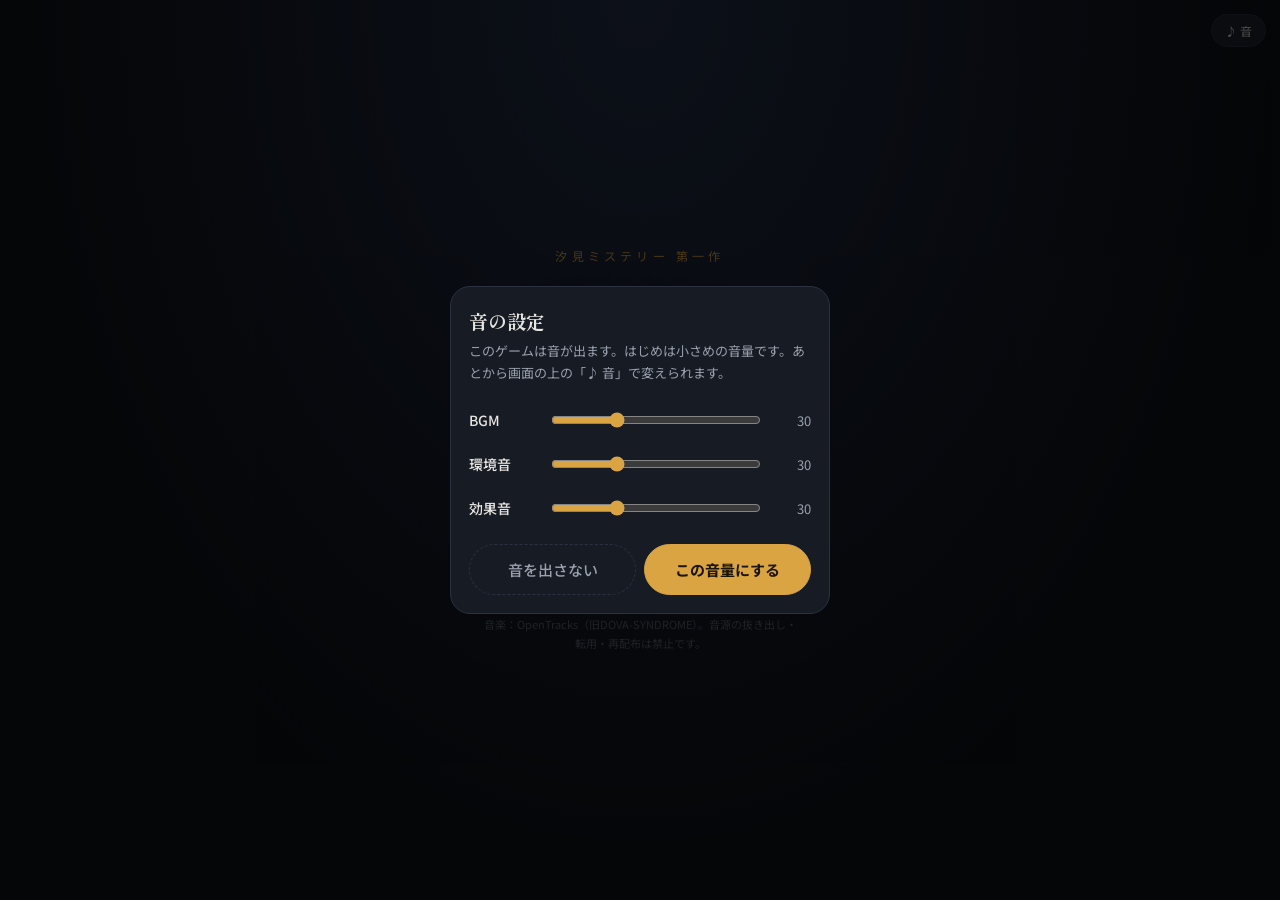
<file: games/kamomejima/index.html>
<!DOCTYPE html>
<html lang="ja">
<head>
<meta charset="UTF-8">
<meta name="viewport" content="width=device-width, initial-scale=1">
<title>鴎島館の論理</title>
<link rel="preconnect" href="https://fonts.googleapis.com">
<link href="https://fonts.googleapis.com/css2?family=Noto+Sans+JP:wght@400;500;700&family=Shippori+Mincho:wght@700;800&display=swap" rel="stylesheet">
<style>
:root{--bg:#0e1117;--panel:#171b24;--panel2:#1f2430;--line:#2b3140;--text:#e8e6e1;--sub:#9aa1ae;--accent:#d9a441;--accent2:#c2553f;--blue:#7fa7d6}
*{box-sizing:border-box;margin:0;padding:0}
html,body{background:var(--bg);color:var(--text);font-family:'Noto Sans JP',sans-serif;height:100%;-webkit-tap-highlight-color:transparent}
body{display:flex;justify-content:center}
button{font-family:inherit;color:inherit}
#wrap{width:100%;max-width:560px;padding:14px 14px 20px;display:flex;flex-direction:column;gap:12px;min-height:100%}
#wrap>*{flex-shrink:0} /* 長い文で文章欄が縮んで、文がボタンの下にはみ出さないように */
header{display:flex;align-items:center;justify-content:space-between}
#locname{font-family:'Shippori Mincho',serif;font-weight:800;font-size:19px;letter-spacing:.04em}
#locname small{display:block;font-family:'Noto Sans JP';font-weight:500;font-size:11px;color:var(--accent);letter-spacing:.2em;margin-bottom:1px}
#bag-unused{display:flex;align-items:center;gap:6px;background:var(--panel2);border:1px solid var(--line);border-radius:999px;padding:7px 13px;font-size:13px;cursor:pointer}
#bag-unused b{background:var(--accent);color:#1a1405;border-radius:999px;font-size:11px;padding:0 7px;min-width:20px;text-align:center}
#scene{width:100%;aspect-ratio:16/9;border-radius:16px;overflow:hidden;position:relative;background:#000;box-shadow:0 10px 30px #0008}
#scene svg{width:100%;height:100%;display:block;filter:saturate(.8) contrast(1.05)}
#scene::after{content:'';position:absolute;inset:0;background:radial-gradient(ellipse at center,transparent 45%,#000a 100%),linear-gradient(180deg,transparent 60%,#0009);pointer-events:none}
#here{position:absolute;left:12px;bottom:10px;display:flex;gap:6px;flex-wrap:wrap;z-index:1}
#here span{background:#0e1117cc;backdrop-filter:blur(6px);border:1px solid #ffffff22;border-radius:999px;padding:3px 10px;font-size:12px;color:var(--text)}
#msgbox{background:var(--panel);border:1px solid var(--line);border-radius:16px;padding:16px 18px 14px;min-height:150px;position:relative;cursor:pointer}
#who{display:none;position:absolute;top:-12px;left:16px;background:var(--accent);color:#1a1405;font-weight:700;font-size:13px;padding:3px 12px;border-radius:999px}
#who.on{display:block}
#msg{font-size:16px;line-height:1.85;white-space:pre-wrap}
#msgbox.more::after{content:'';position:absolute;right:16px;bottom:12px;width:8px;height:8px;border-right:2px solid var(--sub);border-bottom:2px solid var(--sub);transform:rotate(45deg);animation:bob 1s ease-in-out infinite}
@keyframes bob{50%{transform:translateY(3px) rotate(45deg)}}
#cmd{display:grid;grid-template-columns:repeat(3,1fr);gap:8px}
#cmd .label{grid-column:1/-1;color:var(--sub);font-size:13px;padding:2px 2px 0}
#cmd button{display:flex;flex-direction:column;align-items:center;justify-content:center;gap:5px;background:var(--panel2);border:1px solid var(--line);border-radius:14px;padding:12px 6px;font-size:14px;font-weight:500;cursor:pointer;transition:transform .08s,background .15s,border-color .15s;min-height:64px}
#cmd button svg{width:22px;height:22px;stroke:var(--accent);fill:none;stroke-width:1.8;stroke-linecap:round;stroke-linejoin:round}
#cmd button:hover{border-color:var(--accent)}
#cmd button:active{transform:scale(.96);background:#262c3a}
#cmd.list{grid-template-columns:1fr 1fr}
#cmd.list button{flex-direction:row;justify-content:flex-start;min-height:50px;padding:10px 14px;text-align:left}
#cmd.pad{grid-template-columns:repeat(5,1fr)}
#cmd.pad button{min-height:52px;font-size:20px;border-radius:50%;aspect-ratio:1;padding:0}
#cmd button.back{background:transparent;color:var(--sub);border-style:dashed}
#cmd.pad button.back{border-radius:14px;aspect-ratio:auto;grid-column:1/-1;font-size:14px}
#cmd button.primary{background:var(--accent);color:#1a1405;border-color:var(--accent);font-weight:700}
#cmd.one{grid-template-columns:1fr}
#toast{position:fixed;left:50%;top:72px;transform:translate(-50%,-20px);opacity:0;background:#fff;color:#111;padding:10px 18px;border-radius:999px;font-size:14px;font-weight:700;box-shadow:0 8px 24px #0006;transition:.3s;z-index:9;pointer-events:none;width:max-content;max-width:calc(100vw - 32px);box-sizing:border-box;text-align:center;line-height:1.5;word-break:auto-phrase;line-break:strict}
/* 長い名前（資料の題など）は折り返す。2行になったら角を小さく */
#toast.multi{border-radius:16px}
#toast.on{opacity:1;transform:translate(-50%,0)}
.screen{position:fixed;inset:0;background:radial-gradient(ellipse at 50% 0%,#24304a 0%,var(--bg) 70%);display:flex;flex-direction:column;align-items:center;justify-content:center;gap:16px;z-index:5;text-align:center;padding:24px;overflow:auto}
.eyebrow{color:var(--accent);font-size:12px;letter-spacing:.35em}
#title h1{font-family:'Shippori Mincho',serif;font-weight:800;font-size:44px;line-height:1.25;letter-spacing:.08em;text-shadow:0 4px 30px #000}
#title p{color:var(--sub);font-size:14px;line-height:1.9}
.big{width:240px;padding:14px;border-radius:999px;border:1px solid var(--line);background:var(--panel2);font-size:15px;font-weight:500;cursor:pointer}
.big.primary{background:var(--accent);color:#1a1405;border-color:var(--accent);font-weight:700}
#prologue{justify-content:flex-start}
#prologue .card{max-width:520px;width:100%;background:var(--panel);border:1px solid var(--line);border-radius:20px;padding:24px 22px;text-align:left;line-height:1.95;font-size:15px;margin:auto 0}
#prologue h2{font-family:'Shippori Mincho',serif;font-size:24px;text-align:center;margin-bottom:14px}
#prologue b{color:var(--accent)}
#prologue .cast{margin-top:16px;border-top:1px solid var(--line);padding-top:14px}
#prologue .cast div{display:flex;gap:10px;font-size:13.5px;padding:4px 0}
#prologue .cast span{min-width:76px;color:var(--blue);font-weight:700}
.hide{display:none!important}

#hdr-r{display:flex;gap:8px}
.pill{display:flex;align-items:center;gap:6px;background:var(--panel2);border:1px solid var(--line);border-radius:999px;padding:7px 13px;font-size:13px;cursor:pointer}
.pill b{background:var(--accent);color:#1a1405;border-radius:999px;font-size:11px;padding:0 7px;min-width:20px;text-align:center}
#modal{position:fixed;inset:0;background:#000a;z-index:8;display:flex;align-items:flex-end;justify-content:center}
#modal .sheet{width:100%;max-width:560px;background:var(--panel);border:1px solid var(--line);border-radius:20px 20px 0 0;padding:20px 16px 26px;max-height:85vh;overflow:auto}
#modal h3{font-family:'Shippori Mincho',serif;font-size:19px;margin-bottom:12px}
#modal .row{display:flex;align-items:center;gap:10px;background:var(--panel2);border:1px solid var(--line);border-radius:14px;padding:12px 14px;margin-bottom:8px;cursor:pointer;width:100%;text-align:left;font-size:14px}
#modal .row:not([disabled]):hover{border-color:var(--accent)}
#modal .row .t{flex:1}
#modal .row small{display:block;color:var(--sub);font-size:12px;margin-top:2px}
#modal .row[disabled]{opacity:.45;cursor:default}
#modal .close{margin-top:6px;width:100%;padding:12px;border-radius:999px;border:1px dashed var(--line);background:transparent;color:var(--sub);font-size:14px;cursor:pointer}
#card{position:fixed;inset:0;z-index:7;background:radial-gradient(ellipse at 50% 40%,#24304a 0%,var(--bg) 75%);display:flex;flex-direction:column;align-items:center;justify-content:center;gap:12px;cursor:pointer;animation:fade .6s}
#card .n{color:var(--accent);letter-spacing:.35em;font-size:13px}
#card .t{font-family:'Shippori Mincho',serif;font-weight:800;font-size:30px;letter-spacing:.08em}
#card .tap{color:var(--sub);font-size:12px;margin-top:30px}
@keyframes fade{from{opacity:0}to{opacity:1}}
#bg,#bg img{width:100%;height:100%;display:block;object-fit:cover}
#loading .bar{width:220px;height:6px;border-radius:99px;background:var(--panel2);overflow:hidden}
#loading .bar i{display:block;height:100%;width:0;background:var(--accent);transition:width .2s}
#loading p{color:var(--sub);font-size:13px}
#nbook{position:fixed;inset:0;z-index:8;background:var(--bg);display:flex;flex-direction:column;max-width:560px;margin:0 auto}
.nb-head{display:flex;align-items:center;justify-content:space-between;padding:16px 16px 8px}
.nb-head h3{font-family:'Shippori Mincho',serif;font-size:21px}
.nb-x{background:transparent;border:1px dashed var(--line);color:var(--sub);border-radius:999px;padding:7px 14px;font-size:13px;cursor:pointer}
.nb-tabs{display:flex;gap:6px;padding:0 12px 10px;overflow-x:auto;border-bottom:1px solid var(--line)}
.nb-tabs button{flex:none;background:var(--panel2);border:1px solid var(--line);border-radius:999px;padding:8px 11px;font-size:12.5px;cursor:pointer}
.nb-tabs button.on{background:var(--accent);color:#1a1405;border-color:var(--accent);font-weight:700}
.nb-body{flex:1;overflow:auto;padding:12px 14px 30px}
.nb-entry{position:relative;background:var(--panel);border:1px solid var(--line);border-radius:14px;padding:11px 44px 11px 14px;margin-bottom:8px}
.nb-entry.pinned{border-color:var(--accent)}
.nb-entry .meta{color:var(--blue);font-size:12px;font-weight:700;margin-bottom:3px}
.nb-entry .txt{font-size:14px;line-height:1.75;white-space:pre-wrap}
.nb-entry.item{padding:0}
.nb-entry.item summary{list-style:none;cursor:pointer;padding:11px 40px 11px 14px;position:relative}
.nb-entry.item summary::-webkit-details-marker{display:none}
.nb-entry.item summary::after{content:'';position:absolute;right:16px;top:50%;width:7px;height:7px;border-right:2px solid var(--sub);border-bottom:2px solid var(--sub);transform:translateY(-70%) rotate(45deg);transition:transform .2s}
.nb-entry.item[open] summary::after{transform:translateY(-30%) rotate(225deg)}
.nb-entry.item .desc{padding:0 14px 12px;font-size:13px;line-height:1.75;color:var(--sub);white-space:pre-wrap}
.nb-entry .pin{position:absolute;right:8px;top:8px;background:transparent;border:0;font-size:20px;color:var(--sub);cursor:pointer;padding:2px 6px}
.nb-entry .pin.on{color:var(--accent)}
.nb-bar,.nb-filter{display:flex;flex-wrap:wrap;gap:8px;align-items:center;margin-bottom:10px;font-size:13px;color:var(--sub)}
.nb-filter input[type=search]{flex:1 1 100%;background:var(--panel2);border:1px solid var(--line);border-radius:12px;padding:10px 12px;color:var(--text);font:inherit;font-size:14px}
.nb-filter select{background:var(--panel2);border:1px solid var(--line);border-radius:10px;padding:7px 8px;color:var(--text);font:inherit;font-size:13px;max-width:48%}
.nb-bar .cnt,.nb-body .cnt{margin-left:auto;color:var(--sub);font-size:12px;margin-bottom:6px}
.nb-empty,.nb-note{color:var(--sub);font-size:13px;line-height:1.8;padding:6px 2px}
#memo{width:100%;min-height:50vh;background:var(--panel);border:1px solid var(--line);border-radius:14px;padding:12px;color:var(--text);font:inherit;font-size:15px;line-height:1.8;resize:vertical}
#modal .recap{font-size:15px;line-height:1.9;white-space:pre-wrap;margin:6px 0 18px}
#modal .eyebrow{margin-bottom:4px}
.nb-contra{background:var(--panel);border:1px solid var(--accent);border-radius:16px;padding:12px;margin-bottom:12px;text-align:center;position:sticky;top:0;z-index:1}
.nb-contra .big{width:100%}
.nb-contra small{display:block;color:var(--sub);font-size:12px;margin-top:6px}
.nb-contra .sel{font-size:14px;font-weight:700;color:var(--accent);margin-bottom:8px}
.nb-contra .row2{display:flex;gap:8px}
.nb-contra .row2 .big{flex:1;width:auto}
.nb-contra .big.back{background:transparent;color:var(--sub);border-style:dashed}
.nb-contra .big[disabled]{opacity:.4}
.nb-entry.selectable{cursor:pointer}
.nb-entry.chosen{border-color:var(--accent2);box-shadow:0 0 0 2px var(--accent2) inset}
#cmd button{position:relative}
#cmd .badge{position:absolute;top:7px;right:9px;background:var(--accent2);color:#fff;border-radius:999px;font-size:11px;font-weight:700;min-width:20px;padding:1px 6px;line-height:1.5}
.big,.pill,#modal .row,.nb-tabs button,.nb-x{transition:transform .08s,filter .15s,background .15s}
.big:active,.pill:active,#modal .row:not([disabled]):active,.nb-tabs button:active,.nb-x:active{transform:scale(.96);filter:brightness(1.25)}
.big.going{filter:brightness(1.25);pointer-events:none}
body.leaving::after{content:'開いています…';position:fixed;inset:0;z-index:20;display:flex;align-items:center;justify-content:center;background:#0e1117cc;color:var(--text);font-size:15px;letter-spacing:.1em;animation:fade .2s}
.nb-entry .broken{display:inline-block;background:var(--accent2);color:#fff;border-radius:999px;font-size:10.5px;padding:0 8px;margin-right:6px}
.nb-entry.is-broken .txt{color:var(--sub);text-decoration:line-through;text-decoration-color:#c2553f99}
#modal .board .b-sus{display:flex;flex-wrap:wrap;gap:6px;margin:10px 0 14px}
#modal .board .b-sus span{background:var(--accent);color:#1a1405;border-radius:999px;padding:4px 12px;font-size:13px;font-weight:700;transition:.2s}
#modal .board .b-sus span.out{background:var(--panel2);color:var(--sub);text-decoration:line-through;font-weight:400}
#modal .board .row.on{border-color:var(--accent);background:#2a2a20}
#modal .board .row2{display:flex;gap:8px;margin-top:10px}
#modal .board .row2 .big{flex:1;width:auto}
#modal .board .row2 .big[disabled]{opacity:.4}
.nb-entry.doc{padding-right:14px}.nb-entry.doc .txt{white-space:pre-wrap;font-variant-numeric:tabular-nums;line-height:1.7}
#cmd #sq{grid-column:1/-1;font:inherit;font-size:16px;padding:12px 14px;border-radius:12px;border:1px solid var(--line);background:var(--panel);color:inherit}
#title .lock{color:var(--accent);margin:18px 0 6px}
/* 音のオン・オフ */
.pill.off{color:var(--sub);text-decoration:line-through}
#title .pill.sndt{position:absolute;top:14px;right:14px;font-size:12px}  /* 音のボタンは右上の端に */
#title .credit{color:#5c6370;font-size:11px;line-height:1.7;max-width:320px;margin-top:6px}
#sndpop{position:fixed;inset:0;z-index:20;background:#000a;display:flex;align-items:center;justify-content:center;padding:20px}
#sndpop .sheet{width:100%;max-width:380px;background:var(--panel);border:1px solid var(--line);border-radius:20px;padding:20px 18px 18px}
#sndpop h3{font-family:'Shippori Mincho',serif;font-size:19px;margin-bottom:6px}
#sndpop .lead{color:var(--sub);font-size:13px;line-height:1.7;margin-bottom:14px}
#sndpop .row{display:grid;grid-template-columns:4.5em 1fr 2.5em;align-items:center;gap:10px;padding:8px 0}
#sndpop .n{font-size:14px;font-weight:500}
#sndpop .v{text-align:right;color:var(--sub);font-variant-numeric:tabular-nums;font-size:13px}
#sndpop input[type=range]{width:100%;accent-color:var(--accent);height:28px}
#sndpop .btns{display:flex;gap:8px;margin-top:14px}
#sndpop .btns .big{flex:1;width:auto}
#sndpop .big.back{background:transparent;color:var(--sub);border-style:dashed}
/* デバッグ：進み具合 */
.pill.dbg{border-color:#e0a43a;color:#e0a43a}
#flow{position:fixed;inset:0;z-index:30;background:var(--bg);display:flex;flex-direction:column}
#flow .fl-head{display:flex;gap:8px;align-items:center;padding:12px 14px;border-bottom:1px solid var(--line)}
#flow .fl-head b{color:#e0a43a;font-size:15px;white-space:nowrap}
#flow select{flex:1;min-width:0;font:inherit;font-size:13px;background:var(--panel);color:var(--text);border:1px solid var(--line);border-radius:10px;padding:6px 8px}
#flow .fl-x{font-size:22px;background:none;border:0;color:var(--sub);padding:0 6px;cursor:pointer}
#flow .fl-legend{display:flex;flex-wrap:wrap;gap:10px;padding:10px 14px 0;font-size:12px;color:var(--sub);align-items:center}
#flow .fl-legend span::before{content:'';display:inline-block;width:10px;height:10px;border-radius:3px;margin-right:4px;vertical-align:-1px;background:var(--line)}
#flow .fl-legend .done::before{background:#3f6b4a}#flow .fl-legend .now::before{background:#e0a43a}#flow .fl-legend .wait::before{background:#2a3142}
#flow .fl-tip{font-size:11.5px;color:var(--sub);padding:6px 14px 8px;line-height:1.6}
#flow .fl-cols{flex:1;overflow:auto;display:flex;flex-direction:column;gap:14px;padding:4px 14px 24px}
#flow .fl-col{display:grid;grid-template-columns:repeat(auto-fill,minmax(230px,1fr));gap:8px;padding-left:12px;border-left:2px solid var(--line);position:relative}
#flow .fl-lv{grid-column:1/-1;font-size:12px;color:var(--sub);padding:2px 0}
#flow .fl-col+.fl-col::before{content:'↓';position:absolute;left:-9px;top:-15px;font-size:12px;color:var(--sub)}
#flow .fl-n{text-align:left;font:inherit;background:var(--panel);border:1px solid var(--line);border-left:4px solid #2a3142;border-radius:10px;padding:8px 10px;color:var(--text);display:flex;flex-direction:column;gap:3px;cursor:pointer}
#flow .fl-n .k{font-size:12.5px;font-weight:700;line-height:1.45}
#flow .fl-n .t{font-size:11px;color:var(--sub);line-height:1.5}
#flow .fl-n .g{font-size:11px;color:#9fb4d8;line-height:1.5}
#flow .fl-n.done{border-left-color:#3f6b4a;opacity:.75}#flow .fl-n.now{border-left-color:#e0a43a;box-shadow:0 0 0 1px #e0a43a55}#flow .fl-n.wait{border-left-color:#2a3142}
#flow .fl-n.sel{outline:2px solid #fff}#flow .fl-n.up{outline:2px solid #6aa9ff}#flow .fl-n.down{outline:2px solid #c77dff}#flow .fl-n.dim{opacity:.3}
#flow.hide-done .fl-n.done{display:none}
/* いつも同じボタン（記録・もどる）は、一覧の線の下にまとめる。記録はもどる（点線）とも中身のボタン（塗り）ともちがう、金色の枠 */
#cmd .foot{grid-column:1/-1;display:flex;gap:8px;border-top:1px solid var(--line);padding-top:10px;margin-top:2px}
#cmd .foot button{flex:1;min-height:46px;flex-direction:row;justify-content:center;gap:7px;padding:8px 12px}
#cmd button.nb{background:transparent;border:1.5px solid var(--accent);color:var(--accent);position:relative}
#cmd .foot button.nb{border-radius:999px}
#cmd .foot button.nb svg{width:18px;height:18px}
#cmd button.nb:active{background:#2a2414}
#cmd .foot .badge{top:-8px;right:-4px}
#cmd .badge:empty{display:none}
#nbook{z-index:9}  /* 推理ボードの上でも開ける */
.big.nbk{background:transparent;border:1.5px solid var(--accent);color:var(--accent)}
#cmd.pad .foot button{aspect-ratio:auto;border-radius:999px;min-height:46px;font-size:14px;padding:8px 12px}#cmd.pad .foot button.back{border-radius:14px}
#title .dbg-jump{margin-top:8px;padding:12px;border:1px dashed #e0a43a;border-radius:16px;display:flex;flex-direction:column;gap:8px;width:280px}
#title .dbg-jump .lb{color:#e0a43a;font-size:12px}
#title .dbg-jump select{font:inherit;font-size:13px;background:var(--panel);color:var(--text);border:1px solid var(--line);border-radius:10px;padding:8px}
#title .dbg-jump .big{width:100%}
#title .dbg-jump .st{font-size:11.5px;color:var(--sub);min-height:1em}

</style>
</head>
<body>
<div id="loading" class="screen"><div class="eyebrow">LOADING</div><div class="bar"><i id="loadbar"></i></div><p id="loadtxt">読み込み中…</p></div>
<div id="title" class="screen hide"></div>
<div id="prologue" class="screen hide"></div>
<div id="toast"></div>
<div id="wrap" class="hide">
  <header><div id="locname"></div><div id="hdr-r"><button class="pill" id="menu">メニュー</button><button class="pill" id="snd" aria-label="音の設定"></button></div></header>
  <div id="scene"><div id="bg"></div><div id="here"></div></div>
  <div id="msgbox"><div id="who"></div><div id="msg"></div></div>
  <div id="cmd"></div>
</div>
<script type="application/json" id="game-data">{"nbTitle":"葛西の取材メモ","nbLabel":"取材メモ","id":"kamomejima","title":"鴎島館の論理","hub":"../../index.html","start":"ch1","chapters":{"ch1":{"id":"ch1","label":"第一章","title":"鴎島へ","start":{"loc":"pier","text":"8月14日、夕方。汐見港。\n\n売れない推理作家の僕――葛西湊は、大学の先輩・鷹宮恭介と、連絡船の乗り場に立っていた。行き先は、沖に浮かぶ小島、鴎島。"},"locations":{"pier":{"name":"汐見港・連絡船乗り場","bg":"pier","unlock":"!flag:boarded","people":["takamiya","mishima"],"objs":{"ferry":"連絡船","notice":"運航の掲示","town":"港町"}},"ferry":{"name":"連絡船の上","bg":"island","unlock":"talked:mishima && !flag:landed","people":["takamiya","mishima"],"objs":{"island":"鴎島","lighthouse":"灯台","wake":"船のあと"},"arrive":[{"if":"!flag:boarded","text":"小さな連絡船が、汐見港の岸壁を離れた。エンジンの音が腹に響く。\n\n空の色が、さっきより少し暗い。","do":["flag:boarded"]}]},"front":{"name":"久我館・正面","bg":"exterior","unlock":"flag:saw_island","people":["takamiya",{"id":"isomura","if":"!flag:in_house"}],"objs":{"gate":"門","windows":"窓の明かり","path":"西へ続く小道"},"arrive":[{"if":"!flag:landed","text":"島の桟橋から、坂道を5分。石造りの洋館が、灰色の空の下に建っていた。\n\n雨がぽつぽつと降りはじめている。門の前で、背の高い老人が傘を差して待っていた。","do":["flag:landed"]},{"text":"館の正面に出た。風がさっきより強い。"}]},"hall":{"name":"玄関ホール","bg":"hall","unlock":"flag:landed && talked:isomura","people":["takamiya","saya",{"id":"isomura","if":"flag:in_house && !flag:dinner_called"}],"objs":{"portrait":"肖像画","plaque":"肖像画の銘板","stairs":"大階段","corridor":"渡り廊下の入口"},"arrive":[{"if":"!flag:in_house","text":"吹き抜けの玄関ホール。正面の大階段の上に、古い肖像画が掛かっている。\n\n階段の手すりにもたれて、若い女性が手帳に何か書きこんでいた。","do":["flag:in_house"]},{"text":"玄関ホールに戻ってきた。シャンデリアの光が、大階段を照らしている。"}]},"salon":{"name":"談話室","bg":"salon","unlock":"flag:in_house","people":["takamiya","yasuhiko","reiko",{"id":"kei","if":"!flag:dinner_done"},{"id":"mishima","if":"flag:dinner_done"}],"objs":{"fireplace":"暖炉","window":"窓","shelf":"本棚","chess":"チェス盤"},"arrive":[{"if":"!flag:dinner_done","text":"暖炉のある談話室。ソファで、二人の男が向かい合っている。空気が少し張りつめていた。"},{"text":"談話室。暖炉の火が、ぱちぱちと音を立てている。"}]},"guestroom":{"name":"客室（葛西と鷹宮）","bg":"guestroom","unlock":"flag:in_house","people":["takamiya"],"objs":{"bag":"旅行かばん","window":"窓","desk":"机","map":"館の案内図"},"arrive":"本館2階の客室。ベッドが2つ並んでいる。窓に雨粒が当たりはじめた。"},"dining":{"name":"大食堂","bg":"dining","unlock":"flag:dinner_called","people":["takamiya",{"id":"taki","if":"flag:dinner_done"},{"id":"asami","if":"flag:dinner_done"},{"id":"isomura","if":"flag:dinner_done"}],"objs":{"table":"長いテーブル","clock":"振り子時計","window":"窓の外","flowers":"祝いの花"},"arrive":[{"if":"!flag:dinner_done","do":["event:dinner"]},{"text":"宴のあとの大食堂。タキと浅見が、まだ席に残っている。"}]}},"talk":{"takamiya":{"topics":{"hint":[{"if":"!talked:mishima","hints":["鷹宮「船を待ってる人、ほかにもいてはるな」","鷹宮「葛西、取材は人に話を聞くとこからやで」","鷹宮「あそこの男の人も鴎島行きの客みたいや。『聞く』で声かけてみ」"]},{"if":"!flag:boarded","hints":["鷹宮「そろそろ時間ちゃうか」","鷹宮「ぼやぼやしてたら、船が出てまうで」","鷹宮「『移動』で連絡船に乗り込もか」"]},{"if":"!flag:saw_island","hints":["鷹宮「ええ眺めやなあ」","鷹宮「行き先、ちゃんと見とかんでええんか？」","鷹宮「『調べる』で鴎島を見てみ」"]},{"if":"!flag:landed","hints":["鷹宮「着いたみたいやな」","鷹宮「館まで坂道らしいで」","鷹宮「『移動』で館の正面へ行こ」"]},{"if":"!talked:isomura","hints":["鷹宮「誰か待ってくれてはるな」","鷹宮「挨拶は大事やで」","鷹宮「執事の磯村さんに『聞く』で挨拶しとこ」"]},{"if":"!flag:in_house","hints":["鷹宮「雨が降ってきた」","鷹宮「中に入れてもらお」","鷹宮「『移動』で玄関ホールへ」"]},{"if":"!flag:room_seen","hints":["鷹宮「荷物が重たいわ」","鷹宮「僕らの部屋はどこやろな」","鷹宮「2階の客室に荷物を置こ。『調べる』で旅行かばんや」"]},{"if":"!flag:i_tour","hints":["鷹宮「広い館やなあ。迷子になりそうや」","鷹宮「館のことは、館の人に聞くのがいちばんや」","鷹宮「玄関ホールの磯村さんに、『いまのこと』で館の案内を頼も」"]},{"if":"!flag:dinner_called","hints":["鷹宮「伝記の取材は、もう始まってるんやで」","鷹宮「創業者のこと、一族の人らはどう覚えてはるんやろな」","鷹宮「一族の人らや磯村さんに『創業者のこと』を聞いて回ろ。取材ノートが5件たまって、皆に挨拶がすんだら、宴の時間になるはずや」"]},{"if":"!flag:dinner_done","hints":["鷹宮「腹へったな」","鷹宮「さっき、鈴が鳴ったやろ」","鷹宮「宴や。『移動』で大食堂へ」"]},{"if":"!flag:blackout_ready","hints":["鷹宮「…妙な空気やったな」","鷹宮「宴のあと、みんなどう思てるんやろ」","鷹宮「大食堂のタキさん・浅見さん・磯村さん、玄関ホールの沙耶さん、談話室の康彦さん・玲子さん・三島さんに、『いまのこと』を聞いて回ろ」"]},{"if":"!here:salon","hints":["鷹宮「そろそろ戻ろか」","鷹宮「みんな、どこに集まってるんやろ」","鷹宮「談話室へ行こ」"]},{"text":"鷹宮「風がえらい強なってきたな。今夜は荒れそうや」"}],"dangi":{"seq":[{"text":"鷹宮「島の洋館に、一族と客。そこへ台風。葛西、これはもう、あれやな」\n\n鷹宮「嵐の山荘や。…冗談やで。現実はそう都合よう事件なんか起きへん」"},{"text":"鷹宮「本格ミステリの約束ごとはな、『手がかりは全部、読者の前に出す』や。探偵だけが知ってる手がかりで解くのは反則。論理は、誰にでもたどれるもんやないとあかん」"},{"text":"鷹宮「消去法、いうのがある。犯人の条件をひとつずつ積み上げて、合わへん人を外していく。最後に一人だけ残ったら、それが犯人や。…きれいやろ？」"},{"text":"鷹宮「密室はな、三つに分けて考えるんや。犯人が外から作った密室、中で作った密室、それから――犯人やない誰かが作ってもうた密室」"},{"text":"鷹宮「アリバイは『その時間、そこにいられたか』の話や。『やったかどうか』とは別。いられた人の中から、やった人を探すんや」"},{"text":"鷹宮「葛西の小説、もうちょっと売れてもええと思うで。論理はきれいやのに、地味なんや。…今回の伝記で、ひと皮むけたらええな」"},{"text":"鷹宮「…ミステリーの話はもうええか？ 僕はいくらでもできるけどな」"}]}}},"mishima":{"topics":{"ima":[{"if":"here:pier && !flag:mishima_i0","text":"三島「鴎島行きの方ですか？ 私もなんです。フリーの記者で、三島といいます。久我グループの社史の取材で呼ばれまして」","card":"フリー記者。久我グループの社史の取材で鴎島へ","do":["flag:mishima_i0"]},{"if":"here:pier && !flag:mishima_i1","text":"三島「お二人は作家さん？ へえ、創業者の伝記小説を。…久我誠一郎は謎の多い人でしてね。昭和35年、冬の海で事故死したことになってますが」","do":["flag:mishima_i1"]},{"if":"here:pier && !flag:mishima_i2","text":"三島「実は祖父も新聞記者でした。汐見日報です。若いころに追いかけていた事件があって…私はその続きを、ちょっとね」","card":"祖父も汐見日報の記者。若いころ追っていた事件の続きを調べている","do":["flag:mishima_i2"]},{"if":"here:pier","text":"三島「いえ、ただの昔話ですよ。忘れてください」"},{"if":"here:ferry && !flag:m_ferry","text":"三島「…あの島に、祖父が探していたものがあるかもしれないんです。まあ、半分は夢みたいな話ですけど」","do":["flag:m_ferry"]},{"if":"here:ferry","text":"三島「揺れますね。台風が近いらしい。明日は船が出ないかもしれません」","card":"台風が近く、明日は船が出ないかもしれない"},{"if":"flag:dinner_done && !flag:m_after","text":"三島「宴の途中で失礼しました。どうしても一服したくて。…何かあったんですか？ 戻ったら、皆さん妙に静かで」","do":["flag:m_after"],"card":"宴の途中でたばこを吸いに出た。戻ると皆が妙に静かだった"},{"if":"flag:dinner_done && !flag:m_after2","text":"三島「遺言？ そんな話が出たんですか。…いや、私は聞いてませんよ。ずっとテラスにいたので」","do":["flag:m_after2"],"card":"タキの遺言の話は聞いていない。テラスにいた"},{"if":"flag:dinner_done && !flag:m_after3","text":"三島「さっき浅見先生に、書庫の古い資料を見せてほしいと頼んだんです。社史のために。…でも、きっぱり断られました。『明日まで、書庫には誰も入れません』って」\n\n三島は笑ってみせたが、目は笑っていなかった。","do":["flag:m_after3"],"card":"三島は書庫の資料を見たいと頼んだが、浅見に「明日まで誰も入れない」と断られた"},{"text":"三島「今夜は眠れそうにないな。風の音がひどい」"}],"kuga":{"seq":[{"text":"三島「久我誠一郎は、昭和21年に南方から引き揚げてきて、4年後に久我海運を興しました。そこから一代で、汐見いちばんの会社です」","note":"昭和21年に南方から引き揚げ、昭和25年に久我海運を創業。一代で汐見いちばんの会社に"},{"text":"三島「ただ、引き揚げる前のことが、ほとんど分からないんですよ。東京の生まれ、大学出、くらいで。親戚も友人も、名乗り出た人がいない」","note":"引き揚げ前の経歴がほとんど分からない。親戚も友人も名乗り出ていない"},{"text":"三島「昭和35年の冬、汐見の海で事故死。遺体は上がっていません。…記者としては、気になるでしょう？」","note":"昭和35年の冬、汐見の海で事故死。遺体は上がっていない"},{"text":"三島「続きは、島で一族の方に聞いてみてください。私が聞くより、作家さんのほうが話してもらえますよ」"}]},"hito":{"seq":[{"text":"三島「黒田家の皆さんとは、取材で何度か。社長の康彦さんは紳士、専務の圭さんは切れ者。…執事の磯村さんが、いちばん何でも知っていそうですけどね」"},{"text":"三島「あの家の人たちは、創業者の話になると、口が重くなるんです。不思議なくらいに」"}]},"yakata":{"seq":[{"text":"三島「鴎島の館は、昭和37年に黒田惣一郎が建てた別邸です。創業者の名前を取って『久我館』」","note":"久我館は昭和37年、黒田惣一郎が建てた別邸。創業者の名を取った"},{"text":"三島「島には館と灯台しかない。船が止まれば、陸の孤島ですよ」"}]}}},"isomura":{"topics":{"ima":[{"if":"here:front && !flag:isomura_i0","text":"磯村「ようこそお越しくださいました。執事の磯村でございます。お荷物はわたくしがお運びいたします」","card":"執事。黒田家に長く仕えている","do":["flag:isomura_i0"]},{"if":"here:front","text":"磯村「どうぞ館の中へ。足元が濡れておりますので、お気をつけくださいませ」"},{"if":"!flag:dinner_called && !flag:i_tour","text":"磯村「館をご案内いたします。本館の1階に、この玄関ホールと大食堂、談話室。お客さまのお部屋は2階でございます」","do":["flag:i_tour"],"card":"本館：1階に玄関ホール・大食堂・談話室・厨房、2階に客室"},{"if":"!flag:dinner_called && !flag:i_west","text":"磯村「奥の渡り廊下の先が西棟でございます。書庫と、わたくしの執事室、それに大奥さまのお部屋。…本館と西棟は、あの渡り廊下だけでつながっております」\n\n書庫、と口にしたとき、磯村はわずかに言いよどんだ。","do":["flag:i_west"],"card":"本館と西棟は1階の渡り廊下だけでつながる。西棟には書庫・執事室・タキの私室"},{"if":"!flag:dinner_called && !flag:i_door","text":"磯村「西棟には外へ出る通用口もございます。灯台へ続く小道に出られますが、21時にはわたくしが施錠し、鍵は執事室の鍵棚に掛けております」","do":["flag:i_door"],"card":"西棟の通用口は21時に磯村が施錠。鍵は執事室の鍵棚"},{"if":"!flag:dinner_called","text":"磯村「宴は19時からでございます。それまでどうぞ、ごゆっくり」"},{"if":"flag:dinner_done && !flag:i_mishima","text":"磯村「三島さま、でございますか。宴の途中、20時40分ごろにテラスへ出ていかれました。お戻りは、大奥さまのお話のあとでございます」","do":["flag:i_mishima"],"card":"三島は20時40分ごろテラスへ出て、タキの話のあとに戻った"},{"if":"flag:dinner_done && !flag:locked","text":"磯村「では、わたくしは通用口の戸締まりをしてまいります。…もう21時でございますので」\n\n磯村は鍵束を手に、渡り廊下のほうへ歩いていった。","do":["flag:locked"],"card":"宴のあと21時、磯村が通用口を施錠しに西棟へ向かった"},{"text":"磯村「何かございましたら、お申し付けくださいませ」"}],"kuga":{"seq":[{"text":"磯村「わたくしが書生としてお仕えしはじめたのは、昭和35年。久我さまが亡くなられる少し前でございます。…とても静かな方でございました」","note":"磯村は昭和35年、久我が亡くなる少し前に書生として仕えはじめた"},{"text":"磯村「久我さまは、毎月欠かさず、信州へお出かけになっておられました。ご母堂さまのお見舞いだと伺っております」","note":"久我は毎月欠かさず信州へ出かけた。母親の見舞いだったらしい"},{"text":"磯村「…それ以上のことは、わたくしの口から申し上げることではございません」"}]},"hito":{"seq":[{"text":"磯村「大奥さまは、旦那さま――惣一郎さまが亡くなられてから、ずっとこの島でお暮らしでございます」"},{"text":"磯村「康彦さまも玲子さまも、お小さいころからお仕えしております。圭さまと沙耶さまは、わたくしにとっては孫のようなもので」"}]},"yakata":{"seq":[{"text":"磯村「この館は昭和37年の築でございます。台風のたびに停電いたしますので、西棟の地下に自家発電を備えております。動かすのは、わたくしの役目で」","card":"台風のたびに停電する。西棟地下の自家発電は磯村が動かす"},{"text":"磯村「書庫は、惣一郎さまがお使いになっていたお部屋でございます。今は大奥さまのお許しがなければ、どなたも…」"}]}}},"saya":{"topics":{"ima":[{"if":"!flag:dinner_done && !flag:saya_i0","text":"沙耶「あ、作家の先生たち？ 黒田沙耶です。建築をやってて、この館の改修を頼まれてるの」","card":"建築家。館の改修を任されている","do":["flag:saya_i0"]},{"if":"!flag:dinner_done && !flag:saya_i1","text":"沙耶「古い館って面白いのよ。図面と実物を見比べると、いろいろ出てくるの。隠し扉とか、ね。なんて」","do":["flag:saya_i1"]},{"if":"!flag:dinner_done && !flag:saya_i2","text":"沙耶「たとえば西棟の書庫。右の壁だけ、図面と寸法が合わないのよ。壁が厚すぎる。…まあ、昔の建物にはよくあることだけど」","card":"書庫の右の壁だけ、図面と寸法が合わない（壁が厚すぎる）","do":["flag:saya_i2"]},{"if":"!flag:dinner_done && !flag:saya_i3","text":"沙耶「…ごめん、電話。――はい、黒田です。…分かってます。来月には必ずお支払いしますから。…はい」\n\n電話を切った沙耶は、こちらに気づいて、ばつが悪そうに笑った。\n\n沙耶「独立したばっかりの事務所って、大変なのよ」","card":"沙耶は電話で「来月には必ず払う」と話していた。独立したばかりの事務所は苦しいらしい","do":["flag:saya_i3"]},{"if":"!flag:dinner_done","text":"沙耶「宴、退屈だろうなあ。おばあさまの話、長いから」"},{"if":"!flag:s_after","text":"沙耶「おばあさま、本気かな。財団に寄付なんて…。ママのホテルの話も、みんなが当てにしていたものも、全部なくなっちゃう」","do":["flag:s_after"],"card":"沙耶：財団に寄付となれば、みんなが当てにしていたものがなくなる"},{"text":"沙耶「わたし、部屋で図面の続きをやるね。今夜中に終わらせたいの」"}],"kuga":{"seq":[{"text":"沙耶「創業者？ おばあさまの話でしか知らないなあ。おじいさまは、久我さんのことを『恩人』って呼んでたんだって」","note":"黒田惣一郎は久我を「恩人」と呼んでいた"},{"text":"沙耶「あ、でも変な話がある。久我さんって、海が嫌いだったらしいの。海運会社の社長なのに、船に乗らなかったんだって」","note":"久我は海運会社の社長なのに、船に乗ろうとしなかった"}]},"hito":{"seq":[{"text":"沙耶「ママはホテルのことで頭がいっぱい。伯父さんは優しいけど、圭兄さんの言いなりって、みんな言ってる」"},{"text":"沙耶「浅見先生は、おばあさまのお気に入り。最近はずっと二人で書庫にこもってた」","card":"最近、浅見はタキとずっと書庫にこもっていた"}]},"yakata":{"seq":[{"text":"沙耶「この館、昭和の洋館にしてはよくできてるの。渡り廊下だけは、あとから付けたみたいだけど」"},{"text":"沙耶「改修の図面、もうすぐできるの。見たい？ …まだだめ。完成したらね」"}]}}},"yasuhiko":{"topics":{"ima":[{"if":"!flag:dinner_done && !flag:yasuhiko_i0","text":"康彦「やあ、伝記の先生方か。社長の黒田康彦です。母のわがままに付き合わせて、すまないね」","do":["flag:yasuhiko_i0"]},{"if":"!flag:dinner_done && !flag:yasuhiko_i1","text":"康彦「創業者の久我さんは、父の恩人でね。父はずっと右腕だった。…私が生まれる前に亡くなったから、父から聞いた話しか知らないが」","do":["flag:yasuhiko_i1"]},{"if":"!flag:dinner_done && !flag:yasuhiko_i2","text":"康彦「圭、合併の話は明日にしよう。母さんの前では、まだ言わないでおく約束だ」\n\n圭が肩をすくめた。親子のあいだには、何か二人だけの取り決めがあるらしい。","card":"康彦と圭は、合併の話をタキにまだ伝えていない","do":["flag:yasuhiko_i2"]},{"if":"!flag:dinner_done","text":"康彦「宴まで、ゆっくりしていてくれ」"},{"if":"!flag:y_after","text":"康彦「母さんが、あんなことを考えていたとはな…。いや、悪くない話だ。父も、きっとそう言う」\n\n言葉とは裏腹に、康彦の指は、空のグラスを何度も回していた。","do":["flag:y_after"],"card":"タキの遺言を、康彦は「悪くない話」と言った（グラスを回す手は落ち着かない）"},{"text":"康彦「今夜は冷える。暖炉のそばにいるといい」"}],"kuga":{"seq":[{"text":"康彦「父は、久我さんのことを話したがらなかった。『あの人は、自分のことを語らない人だった』とだけ」","note":"惣一郎は「あの人は、自分のことを語らない人だった」と言っていた"},{"text":"康彦「会社の古い記録には、創業の資金は『引き揚げ後の闇市の商売で作った』とある。帳簿の付け方が、とにかくうまかったそうだ」","note":"創業資金は闇市の商売で作った。帳簿の付け方がうまかった"},{"text":"康彦「事故の夜のことは、母のほうが詳しい。私はまだ生まれてもいなかったから」"}]},"hito":{"seq":[{"text":"康彦「圭は、私よりずっと商売がうまい。合併も、あいつがいなければまとまらなかった」"},{"text":"康彦「玲子とは昔から意見が合わなくてね。この館をホテルにするなんて、私は反対なんだが」"}]},"yakata":{"seq":[{"text":"康彦「子どものころは、夏になるとこの島で過ごした。灯台まで走って、よく磯村に叱られたよ」"}]}}},"kei":{"topics":{"ima":[{"if":"!flag:kei_i0","text":"圭「専務の黒田圭です。伝記ですか。…祖母が喜びます」","do":["flag:kei_i0"]},{"if":"!flag:kei_i1","text":"圭「来月、グループの大きな合併があるんです。父と二人で3年かけて進めてきた話で。こんな島で祝っている場合じゃないんだけど、祖母の米寿ですからね」","card":"来月の大型合併は、社長の康彦と専務の圭が3年かけて進めてきた","do":["flag:kei_i1"]},{"if":"!flag:kei_i2","text":"圭「父は社長、僕は専務。合併がまとまれば、グループは倍の大きさになる。…祖母には、まだ詳しく話していないんですけどね」","do":["flag:kei_i2"]},{"text":"圭「…失礼。仕事の電話を待っているので」"}],"kuga":{"seq":[{"text":"圭「創業者の伝記ね。正直、僕は興味がない。60年以上も前の人ですよ」"},{"text":"圭「ただ、会社の社是は今も久我さんの言葉なんです。『預かったものは、必ず返す』。…古くさいでしょう？」","note":"久我グループの社是は久我の言葉「預かったものは、必ず返す」"}]},"hito":{"seq":[{"text":"圭「沙耶は昔からこの館が好きでね。改修の話も、あいつが自分から手を挙げた」"},{"text":"圭「浅見先生？ 優秀な弁護士ですよ。最近は祖母の専属みたいになってるけど」"}]},"yakata":{"seq":[{"text":"圭「この島、電波が弱いんですよ。仕事の電話がろくにつながらない」","card":"島は電波が弱く、携帯電話がつながりにくい"}]}}},"reiko":{"topics":{"ima":[{"if":"!flag:dinner_done && !flag:reiko_i0","text":"玲子「長女の玲子です。ホテルの部門を見ております。…娘の沙耶には、もうお会いになった？」","do":["flag:reiko_i0"]},{"if":"!flag:dinner_done && !flag:reiko_i1","text":"玲子「この館も、来年にはホテルに改装する予定なのよ。母が許せば、だけど」","do":["flag:reiko_i1"]},{"if":"!flag:dinner_done","text":"玲子「宴では、母の近くにお座りになって。喜ぶわ」"},{"if":"!flag:r_after","text":"玲子「…財団ね。母は昔から、父が残したものを『預かりもの』って呼んでいたの。いつか返さなきゃいけない、って。\n\nでも、この館のホテルの計画は、もう銀行とも話がついているのよ。それを全部…」","do":["flag:r_after"],"card":"財団に寄付となれば、銀行とも話がついている玲子のホテル計画がなくなる"},{"text":"玲子「わたしはここで少し飲んでいくわ。眠れそうにないもの」"}],"kuga":{"seq":[{"text":"玲子「母から聞いたことがあるわ。久我さんは亡くなる前の年に、汐見の古い漁村のお墓に、こっそりお参りしていたって。誰のお墓かは知らないけど」","note":"久我は亡くなる前の年、汐見の古い漁村の墓にこっそり参っていた"},{"text":"玲子「わたしが生まれる前の話よ。母は、それ以上は話さないの」"}]},"hito":{"seq":[{"text":"玲子「沙耶には苦労をかけたわ。独立したいって言い出したとき、わたしは反対したの」"},{"text":"玲子「三島さん？ 社史の取材の人ね。母が呼んだのよ。わたしは、記者は好きじゃないけれど」"}]},"yakata":{"seq":[{"text":"玲子「ホテルにしたら、この談話室はラウンジにするの。暖炉はそのまま残して」"}]}}},"taki":{"topics":{"ima":[{"if":"!flag:taki_i0","text":"タキ「伝記の先生方。よう来てくださいましたね。…主人と久我さんのこと、どうか書いてくださいな。きれいごとじゃない、本当のことを」","card":"タキ：主人と久我さんの「本当のこと」を書いてほしい","do":["flag:taki_i0"]},{"if":"!flag:taki_i1","text":"タキ「わたしはもうすぐ西棟の部屋に戻ります。年寄りは早寝でね」","do":["flag:taki_i1"]},{"text":"タキ「明日の朝、皆に話しますよ。それまでは、何も聞かないでちょうだい」"}],"kuga":{"seq":[{"text":"タキ「久我さんはね、ご自分の誕生日を、一度も祝わせなかったの。『おれの誕生日は、もう祝う人がいない』って」","note":"久我は自分の誕生日を一度も祝わせなかった"},{"text":"タキ「主人と久我さんは、戦地で知り合ったのではないの。引き揚げたあと、闇市で出会ったのよ。主人は、久我さんの帳簿の腕に惚れこんだの」","note":"惣一郎と久我は戦地ではなく、引き揚げ後の闇市で出会った"},{"text":"タキ「明日、遺言を読み終えたら、もう少し話してあげますよ」"}]},"hito":{"seq":[{"text":"タキ「孫たちは、皆いい子ですよ。…欲がなければ、ね」"}]},"yakata":{"seq":[{"text":"タキ「わたしは西棟の部屋で休みます。夜は、渡り廊下の向こうはしんとして、波の音しか聞こえないの」"}]}}},"asami":{"topics":{"ima":[{"if":"!flag:a1","text":"浅見「顧問弁護士の浅見です。…ええ、遺言書はわたしがお預かりしています。中身は、明日の朝まで申し上げられません」","do":["flag:a1"],"card":"浅見：遺言書は自分が預かっている"},{"if":"!flag:a2","text":"浅見「このあと書庫で、大奥さまと最後の確認をします。…嵐になりそうですね」\n\n浅見は、膝の上の革のファイルを両手で押さえた。","do":["flag:a2"],"card":"浅見はこのあと書庫で遺言の確認をする。革のファイルを持っている"},{"text":"浅見「失礼。少し急ぎますので」"}],"kuga":{"seq":[{"text":"浅見「創業者の記録なら、書庫に古い資料がそろっています。ただ、明日までは誰も入れないよう、大奥さまに言われています」"}]},"hito":{"seq":[{"text":"浅見「黒田家の皆さまは、それぞれにお仕事を抱えておいでです。…遺言のことで、明日はたいへんな一日になるでしょう」"}]}}}},"look":{"ferry":"小さな白い連絡船。定員30人ほど。船体に「かもめ丸」と書いてある。","notice":{"text":"掲示板に紙が貼ってある。\n『台風12号接近のため、明日以降の運航は未定です』","card":"台風12号接近。明日以降の連絡船の運航は未定"},"town":"汐見の港町。坂に沿って家々が並び、窓に明かりがともりはじめている。","island":{"text":"灰色の海に、小さな岩の島が浮かんでいる。頂上に石造りの洋館、西の端に白い灯台。\n\nあれが鴎島。島の周りでは、波が白く砕けている。","do":["flag:saw_island"],"card":"鴎島：頂上に洋館、西の端に灯台"},"lighthouse":"西の崖の上に、白い灯台が立っている。もう灯りがともっていた。","wake":"船のあとに、白い泡の道が続いている。汐見港の明かりが、もう遠い。","gate":"鉄の門。門柱に、小さく「久我館」と彫られている。","windows":"1階の窓にはすべて明かりがついている。2階の西のほうの窓だけが暗い。","path":{"text":"館の西側、別棟の脇から、細い小道が崖のほうへ延びている。先に灯台が見える。","card":"西棟の脇から、灯台へ続く小道がある"},"portrait":"大階段の上に、男の肖像画。背広姿で、胸に手を当てている。顔のあたりは絵の具が褪せて、表情がよく分からない。","plaque":{"text":"肖像画の下に、真鍮の銘板。\n『久我誠一郎　昭和二十一年 帰還　昭和二十五年 久我海運 創業』","card":"肖像画の銘板：久我誠一郎、昭和二十一年 帰還、昭和二十五年 久我海運 創業"},"stairs":"赤い絨毯の敷かれた大階段。2階の回廊につながっている。","corridor":{"text":"ホールの奥に、ガラス張りの渡り廊下の入口がある。40メートルほど先が西棟だ。夜は真っ暗になりそうだ。","card":"渡り廊下はガラス張りで約40m。その先が西棟"},"fireplace":"暖炉の火が勢いよく燃えている。8月なのに、島の夜は冷えるらしい。","window":"窓の外は真っ暗だ。ガラスを打つ雨の音が、だんだん強くなっていく。","shelf":"古い本がぎっしり並んでいる。社史の分厚い背表紙もある。","chess":"チェス盤。白のキングが追いつめられたところで、手が止まっている。","bag":{"text":"自分の旅行かばんを、ベッドの脇に置いた。中には原稿用紙と、タキからの依頼状が入っている。","do":["flag:room_seen"]},"desk":"窓際の小さな机。ここで原稿を書けということらしい。","map":{"text":"壁に館の案内図が貼ってある。本館と西棟、そのあいだの渡り廊下。西棟の地下には『ボイラー室・乾燥室』とある。","card":"西棟の地下に、ボイラー室と乾燥室がある"},"table":"長いテーブルに、白いクロスと燭台。宴の名残の皿がまだ残っている。","clock":"背の高い振り子時計。時を刻む音が、大食堂に低く響いている。","flowers":"米寿の祝いの花。白いカードに『祝 米寿 タキ様』とある。"},"events":{"call":{"pages":["18時50分。廊下のどこかで、小さな鈴が鳴った。","磯村「皆さま、宴の支度が整いました。大食堂へお越しくださいませ」"]},"dinner":{"bg":"dining","place":"大食堂","pages":["19時。大食堂の長いテーブルに、一族と客がそろった。窓の外では、風が強くなりはじめている。","タキ「皆、今日はありがとう。米寿だなんて、自分でも信じられませんよ」","乾杯のあと、料理が運ばれてくる。康彦が社長らしく場をまとめ、玲子が来年のホテルの話をし、圭は合併の話を持ち出しかけて父に目で止められた。沙耶は祖母のグラスに、そっと水を注いでいる。","20時40分ごろ。三島が小さく会釈して席を立ち、テラスへ出ていった。たばこだろう。磯村がテラスの扉を開けてやっている。","タキ「…さて。皆に言っておくことがあります」","タキ「遺言を書き直しました。新しい遺言書は、浅見先生に預けてあります。明日の朝、ここで皆に読んでもらいます」","タキ「財産の大半は、汐見の町の財団に寄付します。黒田の家が、この先も会社を握ることはありません。…主人から預かったものを、お返しするだけですよ」","大食堂が静まりかえった。康彦は目を閉じ、玲子は青ざめてグラスを置いた。圭は腕を組んだまま動かない。沙耶は唇をかんで、祖母の顔を見つめている。給仕をしていた磯村の手の中で、皿がかすかに鳴った。","浅見は、膝の上の革のファイルを抱え直した。テーブルの全員の目が、一度はそのファイルに向いた。","このとき大食堂にいたのは、タキ、康彦、玲子、圭、沙耶、浅見、磯村。そして僕と鷹宮。三島はまだテラスから戻っていない。","しばらくして三島が戻ってきたが、誰も今の話を口にしなかった。宴は、どこかぎこちないまま21時前にお開きになった。"],"do":["flag:dinner_done","card:taki:遺言を書き直し、浅見に預けた。明日の朝に発表する","card::タキの宣言のとき大食堂にいたのは、タキ・康彦・玲子・圭・沙耶・浅見・磯村・葛西・鷹宮（三島はテラス）"]},"blackout":{"bgm":"common_incident","bg":"salon","place":"談話室","pages":["22時を回った。談話室には玲子、康彦、三島、そして僕と鷹宮。暖炉の火が、ときどき風にあおられる。","タキは西棟の自室へ。浅見は書庫へ向かったと、磯村が言っていた。沙耶と圭は、それぞれ本館2階の部屋に戻っている。","鷹宮「えらい音やな。雷が近い」","その瞬間、窓の外が白く光った。","――轟音。","そして、館じゅうの明かりが消えた。","玲子「停電…！」","康彦「落ち着いて。自家発電がある。磯村がすぐに動かしてくれる」","暗闇の中で腕時計を見る。夜光の針は、10時40分を指していた。","この20分のあいだに、何が起きていたのか。それを知るのは、翌朝のことになる。"],"do":["card::停電は22時40分。そのとき談話室にいたのは玲子・康彦・三島・葛西・鷹宮","chapter:ch2"]}},"triggers":[{"if":"flag:room_seen && flag:i_tour && talked:saya>=1 && talked:yasuhiko>=1 && talked:kei>=1 && talked:reiko>=1 && var:notes>=5 && !flag:dinner_called","do":["flag:dinner_called","event:call"]},{"if":"flag:locked && flag:m_after2 && flag:y_after && flag:r_after && flag:s_after && flag:a2 && talked:taki>=1 && !flag:blackout_ready","do":["flag:blackout_ready","toast:談話室に皆が集まりはじめた"]},{"if":"flag:blackout_ready && here:salon && !flag:blackout","do":["flag:blackout","event:blackout"]}]},"ch2":{"id":"ch2","label":"第二章","title":"書庫の密室","recap":"8月14日、鴎島の久我館で、当主タキの米寿の宴が開かれた。タキは「遺言を書き直して浅見に預けた。財産の大半を汐見の財団に寄付する。明日の朝に発表する」と告げた。三島はそのときテラスにいた。\n\n22時40分、落雷で停電。談話室には玲子・康彦・三島・葛西・鷹宮がいた。電気が戻ったのは23時だった。","start":{"loc":"guestroom","text":"8月15日、朝7時。\n\n叩きつける雨の音で目が覚めた。…いや、雨だけじゃない。下の階で、誰かが叫んでいる。"},"locations":{"guestroom":{"name":"客室（葛西と鷹宮）","bg":"guestroom","people":["takamiya"],"objs":{"window":"窓","desk":"机","bag":"旅行かばん"},"arrive":"客室に戻ってきた。窓の外は、まだ嵐だ。"},"hall":{"name":"玄関ホール","bg":"hall","people":["takamiya",{"id":"isomura","if":"flag:found && !flag:phone"}],"objs":{"phone":"電話","portrait":"肖像画","door":"玄関の扉"},"arrive":[{"if":"!flag:found","text":"階段を駆け下りる。玄関ホールの奥、渡り廊下のほうから、磯村の声が聞こえる。"},{"text":"玄関ホール。シャンデリアの明かりが、どこか頼りない。"}]},"corridor":{"name":"西棟の廊下","bg":"corridor","people":["takamiya",{"id":"isomura","if":"!flag:found"}],"objs":{"blood":"床のしみ","libdoor":"書庫の扉","bridge":"渡り廊下","stairs2":"2階への階段"},"arrive":[{"if":"!flag:found","text":"渡り廊下を抜けて西棟へ。廊下の突き当たり、書庫の扉の前で、磯村が扉を叩いていた。\n\n磯村「浅見先生！ 浅見先生、お返事を…！」"},{"text":"西棟の廊下。昨夜の停電のときは、ここも真っ暗だったはずだ。"}]},"library":{"name":"書庫","bg":"library","unlock":"flag:found","people":["takamiya",{"id":"isomura","if":"flag:found && !flag:phone"}],"objs":{"body":"浅見","bar":"閂","file":"革のファイル","shelf":"右の本棚","window":"小窓","desk":"読書机"},"arrive":"書庫。床に倒れた浅見には、毛布が掛けられている。"},"butler":{"name":"執事室","bg":"butler","unlock":"flag:phone","people":["takamiya","isomura"],"objs":{"keys":"鍵棚","log":"発電機の記録","photo":"古い写真立て"},"arrive":"西棟の執事室。壁一面の鍵棚に、館じゅうの鍵が掛かっている。"},"salon":{"name":"談話室","bg":"salon","unlock":"flag:phone","people":["takamiya","taki","yasuhiko","reiko","kei","saya","mishima"],"objs":{"fireplace":"暖炉","window":"窓","clock2":"置き時計"},"arrive":[{"if":"!flag:gathered","text":"談話室に、館の全員が集められていた。誰も口をきかない。暖炉の火だけが、ぱちぱちと鳴っている。","do":["flag:gathered"]},{"text":"談話室。一族は、互いに目を合わせようとしない。"}]},"dining":{"name":"大食堂","bg":"dining","unlock":"flag:phone","people":["takamiya"],"objs":{"table":"長いテーブル","clock":"振り子時計","window":"窓の外"},"arrive":"誰もいない大食堂。昨夜の祝いの花が、そのまま残っている。"}},"talk":{"takamiya":{"topics":{"hint":[{"if":"!flag:found && !here:corridor","hints":["鷹宮「…なんや、騒がしいな」","鷹宮「下で誰かが叫んでる。磯村さんの声や」","鷹宮「『移動』で西棟の廊下へ行こ。急ぐで」"]},{"if":"!flag:found","hints":["鷹宮「扉が開かへんのか」","鷹宮「磯村さんと話してみ」","鷹宮「磯村さんに『いまのこと』を聞いて、扉を破るのを手伝お」"]},{"if":"!flag:phone","hints":["鷹宮「警察に知らせなあかん」","鷹宮「電話は玄関ホールにあったはずや」","鷹宮「玄関ホールへ行って、『調べる』で電話を見よ」"]},{"if":"var:alibis<7","hints":["鷹宮「昨夜の停電、20分あったな」","鷹宮「その20分、みんなどこにおったんやろ」","鷹宮「談話室と執事室で、全員に『停電のあいだ』を聞いて回ろ。タキさん、康彦さん、玲子さん、圭さん、沙耶さん、三島さん、磯村さんの7人や」"]},{"if":"!flag:saw_bar || !flag:saw_blood || !has:file","hints":["鷹宮「現場は、まだ見落としがあるかもしれん」","鷹宮「扉、床、それから浅見さんの持ち物や」","鷹宮「書庫の『閂』『革のファイル』と、西棟の廊下の『床のしみ』を調べよ」"]},{"text":"鷹宮「…ちょっと考えさせてくれ。何かが引っかかってるんや」"}],"dangi":{"seq":[{"text":"鷹宮「閂は内側からしか掛けられへん。ほんで中には浅見さんだけ。…教科書どおりの密室やな」"},{"text":"鷹宮「密室の三つの分け方、覚えてるか？ 犯人が外から作った密室、中で作った密室、それから犯人やない誰かが作ってもうた密室」"},{"text":"鷹宮「葛西。ミステリーの話をしてる場合やないのは分かってる。けど、こういうときこそ、順番に考えるんや」"}]}}},"isomura":{"topics":{"ima":[{"if":"!flag:opened","text":"磯村「閂が…内側から掛かっております！ 浅見先生が中に。お返事がございません！」\n\n鷹宮「磯村さん、扉を破りましょう。葛西、手伝え！」","do":["flag:opened","event:breakin"]},{"if":"!flag:phone","text":"磯村「わ、わたくしが…皆さまをお呼びしてまいります。電話は玄関ホールに…」"},{"text":"磯村「何かございましたら、執事室におります」"}],"teiden":{"seq":[{"text":"磯村「停電してすぐ、懐中電灯を持って渡り廊下を通り、西棟地下のボイラー室へ参りました。自家発電を動かしまして、23時に電気が戻りました」","card":"停電してすぐ、懐中電灯を持って渡り廊下を通り、西棟地下のボイラー室へ。23時に電気を戻した","do":["inc:alibis"]},{"text":"磯村「その間、どなたとも…いえ。渡り廊下は真っ暗で、わたくしの懐中電灯のほかに明かりはございませんでした。誰かとすれ違ったかと言われますと…分かりません」"},{"text":"磯村「ボイラー室におりましたので、書庫の物音などは聞こえておりません」"}]},"asami":{"seq":[{"text":"磯村「浅見先生は、22時ごろ大奥さまと書庫に入られ、大奥さまがお部屋に戻られたあとも、おひとりでお仕事を続けておいででした」"},{"text":"磯村「書庫の鍵は、外からかける錠と、内側の閂がございます。外の鍵は、昨夜はかかっておりませんでした」","card":"書庫は外からかける錠と、内側の閂。昨夜、外の錠はかかっていなかった"}]},"kuga":{"seq":[{"text":"磯村「久我さまが亡くなられた夜のことは…申し訳ございません。今は、そのお話は」"}]}}},"taki":{"topics":{"ima":{"seq":[{"text":"タキ「…浅見先生が。どうして、こんなことに」"},{"text":"タキ「わたしが遺言のことなど言わなければ…」"}]},"teiden":{"seq":[{"text":"タキ「わたしは西棟2階の自分の部屋にいましたよ。22時に書庫で浅見先生と最後の確認をして、先に部屋へ戻ったの」","card":"22時に書庫で浅見と確認をし、先に西棟2階の自室へ戻った。停電中は自室","do":["inc:alibis"]},{"text":"タキ「暗いのは慣れています。年寄りは、じっとしているだけですよ。耳が遠いから、何も聞こえなかったわ」"}]},"asami":{"seq":[{"text":"タキ「浅見先生は、遺言書を革のファイルに入れて、肌身離さず持っておられた。…あのファイルは、どこに？」"}]},"yakata":{"seq":[{"text":"タキ「書庫には、主人の大事な預かりものがしまってあるの。…いつか、お返ししなければならないものよ」","card":"書庫には、夫の大事な「預かりもの」がしまってある"},{"text":"タキ「それが何かは、まだ言えません。浅見先生にだけは、話してあったけれど」"}]},"kuga":{"seq":[{"text":"タキ「久我さんのことは、また今度。…今は、そんな気持ちになれないの」"}]}}},"yasuhiko":{"topics":{"ima":{"seq":[{"text":"康彦「とにかく警察だ。…電話が通じない？ 携帯も？ 冗談だろう」"},{"text":"康彦「みんな、勝手に動き回らないでくれ。…犯人が、この中にいるかもしれないんだ」"}]},"teiden":{"seq":[{"text":"康彦「停電のあいだは、談話室だ。玲子と三島くん、それに君たちと一緒にいた。暗い中で、鷹宮くんと大学の話をしていたよ」","card":"停電中は談話室。玲子・三島・葛西・鷹宮と一緒だった","do":["inc:alibis"]},{"text":"康彦「圭？ 部屋に戻ると言っていたな。宴のあと、ずいぶん不機嫌だったから」"}]},"asami":{"seq":[{"text":"康彦「浅見くんは、父の代からの顧問の娘さんでね。母がいちばん信頼していた」"},{"text":"康彦「遺言の中身？ 私も知らない。母は、浅見くんにしか話していなかったはずだ」","card":"遺言の中身は、タキと浅見しか知らなかったはず"}]},"hito":{"seq":[{"text":"康彦「…正直に言おう。合併が止まれば、会社は困る。私も、圭もだ。だが、だからといって人を殺すような人間は、うちにはいない」"}]}}},"reiko":{"topics":{"ima":{"seq":[{"text":"玲子「警察が来るまで、どのくらいかかるの？ …船が出ない？ じゃあ、わたしたち、犯人と一緒にこの島に閉じこめられているってこと？」"}]},"teiden":{"seq":[{"text":"玲子「停電のあいだは、ずっと談話室よ。兄さんと三島さんと、あなたたち。真っ暗で、誰がどこにいるかなんて分からなかったけど、声はずっと聞こえていたわ」","card":"停電中は談話室にいた。真っ暗で、誰がどこにいるかは見えなかったが、声は聞こえていた","do":["inc:alibis"]},{"text":"玲子「沙耶？ あの子は部屋で図面を描くって言ってたわ。…まさか、あの子を疑ってるの？」"}]},"asami":{"seq":[{"text":"玲子「浅見さんとは、ホテルの件でよくもめたわ。銀行との契約に、母の承諾が要るって。…それだけよ」"}]},"hito":{"seq":[{"text":"玲子「遺言が読まれなかったら、どうなるのかしら。…ごめんなさい、こんなときに」"}]}}},"kei":{"topics":{"ima":{"seq":[{"text":"圭「電話も駄目、携帯は圏外、船は欠航。…完璧ですね。誰かが仕組んだみたいに」"}]},"teiden":{"seq":[{"text":"圭「停電？ 自室で寝ていましたよ。宴で飲みすぎて、22時前にはベッドに入った。停電にも気づかなかったくらいです」","card":"停電中は本館2階の自室で寝ていた。停電にも気づかなかった","cardId":"kei_sleep","do":["inc:alibis"]},{"text":"圭「証人？ いませんよ。寝ている人間に、証人がいるわけがない」"}]},"asami":{"seq":[{"text":"圭「浅見先生とは仕事でよく顔を合わせました。有能な人でしたよ。祖母の言うことを、何でも聞く人でもあった」"}]},"hito":{"seq":[{"text":"圭「疑うなら、まずは書庫に近づきたがっていた人を疑うべきじゃないですか。…社史の取材とか言ってね」"}]}}},"saya":{"topics":{"ima":{"seq":[{"text":"沙耶「…信じられない。昨日の夜、宴で浅見先生と話したばかりなのに」"}]},"teiden":{"seq":[{"text":"沙耶「わたしは本館2階の自分の部屋で、図面を描いてた。停電で手元が真っ暗になって、懐中電灯を探してバタバタしてたの」","card":"停電中は本館2階の自室で図面を描いていた。懐中電灯を探していた","do":["inc:alibis"]},{"text":"沙耶「証人？ …いない。ひとりだったもの」"}]},"asami":{"seq":[{"text":"沙耶「浅見先生、昨日の宴のあと、わたしに『書庫の改修は、遺言が読まれるまで待ってほしい』って言ったの。どういう意味だったんだろう」"}]},"yakata":{"seq":[{"text":"沙耶「書庫の閂は、内側からしか掛けられないの。古い造りよ。外から細工する隙間もない。…わたし、改修のときに確かめたから間違いない」","card":"書庫の閂は内側からしか掛けられず、外から細工する隙間もない（沙耶が改修の下見で確かめた）"}]}}},"mishima":{"topics":{"ima":{"seq":[{"text":"三島「…取材に来て、こんなことになるとは。記者としては、記録を取っておくべきなんでしょうけどね」"}]},"teiden":{"seq":[{"text":"三島「停電中ですか？ 談話室から一歩も出ていません。皆さんと一緒でしたよ」","card":"停電中は談話室から一歩も出ていない","cardId":"mishima_stay","do":["inc:alibis"]},{"text":"三島「真っ暗でしたからね。誰が何をしていたかまでは…」"}]},"asami":{"seq":[{"text":"三島「浅見先生には、書庫の資料を見せてくれと頼んで、断られました。それきりです」"},{"text":"三島「遺言？ 昨日も言いましたが、私はその場にいなかったんです。タキさんが何を言ったのかも、あとで聞いたくらいで」","card":"タキの宣言のとき、三島はその場にいなかった"}]},"hito":{"seq":[{"text":"三島「圭さんに、さっき嫌味を言われましたよ。書庫に近づきたがっていた記者が怪しい、ってね」"}]}}}},"look":{"window":"窓の外は灰色の嵐。海は白く荒れて、汐見の町は見えない。","desk":"読書机の上に、浅見の万年筆とメモ用紙。メモには、日付と数字がいくつか書いてあるだけだ。","bag":"旅行かばん。伝記の資料が入っている。","phone":[{"if":"!flag:phone","text":"玄関ホールの電話を取る。…何の音もしない。何度かけ直しても同じだ。\n\n康彦「電話線が切れたか。携帯は…圏外だ」\n\n磯村「港の事務所にも、連絡がつきません。この嵐では、船も…」\n\n島は、完全に孤立した。","do":["flag:phone","card::電話は不通、携帯は圏外、船は欠航。島は孤立した","toast:談話室に全員が集められた"]},{"text":"受話器からは、何の音もしない。"}],"portrait":"肖像画の男は、今朝も表情が分からない。","door":"玄関の扉の外は、横なぐりの雨だ。とても出られそうにない。","blood":[{"if":"!flag:found","text":"…今はそれどころではない。"},{"text":"書庫の扉の手前、廊下の床に、点々と黒いしみがある。拭き取ったあとがあるが、板の目に入りこんだ色は消えていない。\n\n鷹宮「血や。…ここで刺されて、書庫まで歩いたんやな」","do":["flag:saw_blood"],"card":"西棟の廊下の床に、拭き取られた血のあと。書庫の扉の前まで点々と続く"}],"libdoor":[{"if":"!flag:opened","text":"重い木の扉。押しても引いても動かない。内側から閂が掛かっている。"},{"text":"破られた書庫の扉。蝶番が外れかけている。"}],"bridge":{"text":"ガラス張りの渡り廊下。停電中は、真っ暗だったはずだ。本館からここまで、走れば1分もかからない。","card":"渡り廊下は、走れば1分もかからない"},"stairs2":"西棟2階への階段。上にはタキの私室と、浅見の客室がある。","body":{"text":"浅見は、背中を刺されていた。うつ伏せに倒れ、右手を本棚のほうへ伸ばしている。凶器は見当たらない。","card":"浅見は背中を刺されていた。右手を本棚のほうへ伸ばして倒れていた。凶器はない"},"bar":{"text":"扉の内側の閂。太い木の棒を、鉄の受け金に落としこむ造りだ。外から動かせる仕掛けはない。破った扉の側で、受け金ごと外れている。","do":["flag:saw_bar"],"card":"閂は内側からしか掛けられない。扉を破ったとき、受け金ごと外れた"},"file":[{"if":"has:file","text":"革のファイルは預かっている。"},{"text":"浅見の足もとに、革のファイルが落ちている。…中は空だ。遺言書がない。","do":["give:file"],"card":"浅見の革のファイルは、書庫の床で空になっていた。遺言書がない"}],"shelf":"天井までの本棚。浅見の伸ばした手の先にある。何冊か、本の並びが乱れているようにも見える。","keys":{"text":"鍵棚に、館じゅうの鍵が並んでいる。『書庫』『通用口』『西棟2階』…。どれも、きちんと掛かっている。","card":"執事室の鍵棚には、書庫・通用口などの鍵がそろって掛かっている"},"log":{"text":"発電機の記録帳。几帳面な字で書いてある。\n『8月14日 22時40分 停電（落雷） 23時00分 自家発電にて復旧 磯村』","card":"発電機の記録：停電は22時40分〜23時00分の20分間"},"photo":"古い写真立て。若い書生姿の磯村と、背広の男が写っている。男の顔は、日に焼けて見えない。","fireplace":"暖炉の火を、誰かがくべ直したらしい。","clock2":"置き時計は8時半を指している。","table":"昨夜の宴のテーブル。浅見の座っていた椅子が、空いたままだ。","clock":"振り子時計の音が、やけに大きく聞こえる。"},"events":{"breakin":{"bgm":"common_incident","bg":"library","place":"書庫","pages":["鷹宮と磯村と三人で、扉に肩を打ちつける。一度、二度。三度目で、内側の何かが外れる音がした。","扉が開く。","書庫の床に、浅見理沙が倒れていた。","鷹宮が駆け寄り、首すじに指を当てる。…ゆっくりと、首を横に振った。","磯村「そんな…浅見先生…」","閂は内側から掛かっていた。書庫の中には、浅見ひとり。窓は、はめ殺しの小窓だけ。","鷹宮「葛西。何も触るなよ。…まずは警察や」"],"do":["flag:found","card::朝7時、閂の掛かった書庫で浅見が死んでいた。中には浅見ひとり"]},"close":{"pages":["談話室に戻ると、鷹宮が暖炉の前で腕を組んでいた。","鷹宮「…なあ、葛西。ひとつ引っかかってることがある」","鷹宮「浅見さんは廊下で刺された。血のあとが、書庫の扉の前まで続いてた。ほんで、閂は内側からしか掛けられへん」","鷹宮「犯人が中から閂を掛けて、どうやって外へ出たんや？ 出られへん。窓も開かへん」","鷹宮「ほな、逆に考えよ。閂を掛けたのが、犯人やなかったとしたら」","鷹宮「この密室は、犯人が作ったもんやないかもしれん」"],"do":["chapter:ch3"]}},"triggers":[{"if":"var:alibis>=7 && flag:saw_bar && flag:saw_blood && has:file && here:salon && !flag:ch2_done","do":["flag:ch2_done","event:close"]},{"if":"var:alibis>=7 && flag:saw_bar && flag:saw_blood && has:file && !here:salon && !flag:ch2_ready","do":["flag:ch2_ready","toast:鷹宮が談話室で考えこんでいる"]}]},"ch3":{"id":"ch3","label":"第三章","title":"鷹宮の講義","recap":"8月15日の朝、閂の掛かった書庫で、弁護士の浅見が死んでいた。西棟の廊下で刺され、書庫まで歩いたらしい。浅見が持っていた革のファイルは空で、遺言書が消えていた。\n\n電話は不通、船は欠航。島は孤立している。停電中、談話室にいたのは玲子・康彦・三島・葛西・鷹宮。ほかの人はひとりでいた。","start":{"loc":"salon","text":"8月15日、14時。\n\n嵐は弱まる気配がない。昼食はほとんど誰も手をつけなかった。談話室で、鷹宮が暖炉の前に立ち、何か考えこんでいる。"},"locations":{"salon":{"name":"談話室","bg":"salon","people":["takamiya","taki","reiko","yasuhiko","mishima"],"objs":{"fireplace":"暖炉","window":"窓","chess":"チェス盤"},"arrive":"談話室。窓の外は、昼なのに夕方のように暗い。"},"hall":{"name":"玄関ホール","bg":"hall","people":["takamiya","saya"],"objs":{"portrait":"肖像画","phone":"電話"},"arrive":"玄関ホール。沙耶が、大階段に座りこんで図面を広げている。"},"dining":{"name":"大食堂","bg":"dining","people":["takamiya","kei"],"objs":{"table":"長いテーブル","clock":"振り子時計"},"arrive":"大食堂。圭がひとり、ノートパソコンに向かっている。"},"corridor":{"name":"西棟の廊下","bg":"corridor","people":["takamiya"],"objs":{"blood":"床のしみ","bridge":"渡り廊下"},"arrive":"西棟の廊下。床のしみは、昼の光でもまだ黒い。"},"library":{"name":"書庫","bg":"library","people":["takamiya"],"objs":{"bar":"閂","shelf":"右の本棚","desk":"読書机","floor":"床"},"arrive":"書庫。浅見の遺体は、毛布に包まれて運び出されていた。"},"asami_room":{"name":"西棟2階・浅見の客室","bg":"guestroom","unlock":"flag:lecture","people":["takamiya"],"objs":{"drawers":"引き出し","bag":"浅見のかばん","bed":"ベッド","desk":"机","door":"部屋の扉"},"arrive":"西棟2階、浅見の客室。扉を開けたとたん、鷹宮が息をのんだ。\n\n部屋じゅうが、ひっかき回されていた。"},"butler":{"name":"執事室","bg":"butler","people":["takamiya","isomura"],"objs":{"keys":"鍵棚","log":"発電機の記録"},"arrive":"執事室。磯村が、鍵棚の前で手を組んでいる。"},"guestroom":{"name":"客室（葛西と鷹宮）","bg":"guestroom","people":["takamiya"],"objs":{"desk":"机","window":"窓"},"arrive":"客室。原稿用紙は、まだ白いままだ。"}},"talk":{"takamiya":{"topics":{"ima":[{"if":"!flag:lecture","text":"鷹宮「葛西、ちょっと聞いてくれ。…密室のこと、整理したいんや」","do":["flag:lecture_go","event:lecture"]},{"text":"鷹宮「今朝の講義の続きは、手がかりがそろってからや」"}],"hint":[{"if":"!flag:lecture","hints":["鷹宮「…頭の中を、いっぺん整理したいな」","鷹宮「葛西、ちょっと付き合うてくれへんか」","鷹宮「僕に『いまのこと』を聞いてくれ。密室のこと、話したいんや」"]},{"if":"!flag:saw_room","hints":["鷹宮「犯人は、何が欲しかったんやろな」","鷹宮「浅見さんの持ち物は、書庫だけやないで」","鷹宮「西棟2階の浅見さんの客室へ行って、『調べる』で部屋の中を見よ」"]},{"if":"!flag:know_unguarded","hints":["鷹宮「今朝のこと、思い出してみ」","鷹宮「扉を破ったあと、書庫はどうなってた？」","鷹宮「玲子さんか磯村さんに『いまのこと』を聞いてみ。今朝から昼まで、書庫を誰が見てたか」"]},{"if":"!flag:reiko_left","hints":["鷹宮「停電中の談話室、もういっぺん思い出してほしいな」","鷹宮「真っ暗やったけど、声は聞こえてた。…ずっと全員の声がしてたか？」","鷹宮「談話室の玲子さんに、もういっぺん『停電のあいだ』を聞いてみ」"]},{"if":"!flag:contra_m2","hints":["鷹宮「誰かの話が、食い違ってへんか？」","鷹宮「停電中、談話室から一歩も出てへん…ほんまにそうか？」","鷹宮「取材メモの証言カードで『矛盾をつく』や。三島さんの『談話室から一歩も出ていない』と、玲子さんの話を、談話室で三島さんにつきつけよ」"]},{"if":"!flag:shelf","hints":["鷹宮「浅見さんは、死ぬ前に何をしたんやろ」","鷹宮「右手を、どこへ伸ばしてた？」","鷹宮「書庫の『右の本棚』を調べよ」"]},{"text":"鷹宮「…これで、そろったはずや。書庫へ戻ろか」"}],"dangi":{"seq":[{"text":"鷹宮「ほんまの密室講義は、もっと長いんやで。秘密の通路、針と糸、氷の鍵…。どれも今回は当てはまらへんけどな」"},{"text":"鷹宮「『犯人やない誰かが作った密室』の代表は、被害者自身が鍵を掛けたってやつや。逃げこんで、閉じこもる。生きるためにな」"},{"text":"鷹宮「見落としやすいのは、『なぜ、その部屋に逃げこんだのか』や。近かったからか、そこに守りたいもんがあったからか」"}]}}},"reiko":{"topics":{"ima":{"seq":[{"text":"玲子「今朝から？ 扉を破ったあと、みんなで談話室に集まって、お昼までここにいたわ。といっても、お手洗いだ、着替えだって、みんな出たり入ったりしてたけど。書庫？ 扉が壊れたまま、誰も見張っていなかったわ」","card":"今朝9時から昼まで、皆は談話室にいたが、出たり入ったりしていた。壊れた書庫は誰も見張っていなかった","do":["flag:know_unguarded"]},{"text":"玲子「警察が来たら、みんな根掘り葉掘り聞かれるのよね。…ホテルの計画も、銀行の人も、どうなるのかしら」"}]},"teiden":{"seq":[{"text":"玲子「停電のあいだ？ 昨日も言ったでしょう、談話室よ。…ああ、待って。そういえば、途中で三島さんが『手洗いに』って席を立ったわね。戻ってきたのは、電気がつく少し前だったと思う」","card":"停電の途中、三島が「手洗いに」と談話室を出た。戻ったのは電気がつく少し前","cardId":"reiko_left","do":["flag:reiko_left"]},{"text":"玲子「どのくらい？ 5分か、10分か…。暗かったから、はっきりとは」"}]},"asami":{"seq":[{"text":"玲子「浅見さんのお部屋が荒らされてたって？ …いやだ、それじゃ犯人は、遺言書を探してたってこと？"}]},"hito":{"seq":[{"text":"玲子「わたし、昨日の宴のあと、ずっと談話室にいたのよ。疑われる筋合いはないわ」"}]}}},"mishima":{"topics":{"ima":{"seq":[{"text":"三島「まだ誰も、私のことを疑ってないといいんですが。…よそ者ですからね、私は」"}]},"teiden":[{"if":"flag:contra_m2","text":"三島「停電中のことは、もう全部お話ししました。書庫の扉の前まで行って、開かなかったので戻った。…渡り廊下で見た人影が誰だったのか、それだけが気になっています」"},{"text":"三島「停電中ですか？ だから、談話室から一歩も出ていませんって」","card":"（三島は、停電中は談話室から出ていないとくり返した）"}],"asami":{"seq":[{"text":"三島「浅見先生の部屋が荒らされた？ …私じゃありませんよ。そもそも、2階に上がったこともない」"}]},"hito":{"seq":[{"text":"三島「圭さんは、ずいぶん私を目の敵にしますね。…何か、隠していることでもあるのかな」"}]}}},"yasuhiko":{"topics":{"ima":{"seq":[{"text":"康彦「…葛西くん。昨夜のことで、確かめたいことがあるんだ。いや、まだ人に話せるようなことじゃない。私の思い違いかもしれないから」","card":"康彦「昨夜のことで、確かめたいことがある。まだ人に話せない」"},{"text":"康彦「すまない。今は、それ以上は言えない」"}]},"teiden":{"seq":[{"text":"康彦「停電中は、ずっと談話室で鷹宮くんと話していたよ。…三島くん？ そういえば、途中で声がしなかった時間があったような」"}]},"asami":{"seq":[{"text":"康彦「浅見くんの部屋まで荒らすとは…。犯人は、よほど遺言書が欲しかったんだな」"}]},"hito":{"seq":[{"text":"康彦「圭とは、今朝から口をきいていない。…あいつも、母の遺言には腹を立てていたからな」"}]}}},"taki":{"topics":{"ima":{"seq":[{"text":"タキ「浅見先生は、遺言書をあの革のファイルに入れていたの。それが空っぽだったなんて…」"},{"text":"タキ「遺言書がなくても、わたしの気持ちは変わりませんよ。わたしが生きているうちに、もう一度書けばいいだけのこと」"}]},"teiden":{"seq":[{"text":"タキ「わたしは自分の部屋。何も聞こえなかったわ。浅見先生のお部屋は、わたしの隣なのにね…」"}]},"yakata":{"seq":[{"text":"タキ「書庫の『預かりもの』？ …まだ言えないと言ったでしょう。警察が来て、落ち着いてからよ」"}]},"kuga":{"seq":[{"text":"タキ「久我さんはね、亡くなる前の年、何かに怯えていたの。夜中に、主人と書斎で長いこと話しこんでいたわ」","note":"久我は亡くなる前の年、何かに怯えていた。夜中に惣一郎と長く話しこんでいた"}]}}},"saya":{"topics":{"ima":{"seq":[{"text":"沙耶「警察が来るまで、図面でも見てないと、頭がおかしくなりそう」"}]},"teiden":{"seq":[{"text":"沙耶「わたしは部屋。ひとりで図面。…昨日も言ったでしょ」"}]},"asami":{"seq":[{"text":"沙耶「浅見先生の部屋、荒らされてたんだって？ 何を探してたんだろう。遺言書？ でも、それならファイルの中に…ああ、空だったのか」"}]},"yakata":{"seq":[{"text":"沙耶「書庫の右の壁ね、やっぱり気になるの。図面だと30センチなのに、実際は50センチ以上ある。中に何か入ってても、おかしくない厚さよ」","card":"書庫の右の壁は、図面では30cmなのに、実際は50cm以上ある（沙耶）"},{"text":"沙耶「…なんて。考えすぎかな」"}]}}},"kei":{"topics":{"ima":{"seq":[{"text":"圭「警察が来るまで、余計なことはしないほうがいい。…探偵ごっこもね」"},{"text":"圭「合併の相手先に、何と説明すればいいのか。電話もつながらないし」"}]},"teiden":{"seq":[{"text":"圭「寝てたって言ったでしょう。何度聞いても同じですよ」","card":"（圭は、停電中は自室で寝ていたとくり返した）"}]},"asami":{"seq":[{"text":"圭「浅見先生の部屋？ 僕は西棟には行ってませんよ。祖母の部屋のほうには、用がない」"}]},"hito":{"seq":[{"text":"圭「三島さんは、書庫の資料を見たがってた。浅見先生には断られた。…動機としては十分じゃないですか？」"}]}}},"isomura":{"topics":{"ima":{"seq":[{"text":"磯村「お昼からは、わたくしがこの執事室におりましたが、西棟2階へ上がる階段の前を通られた方はいらっしゃいません。執事室の窓から、階段がよく見えますので」","card":"昼から、西棟2階に上がった人はいない（磯村が執事室から階段を見ていた）"},{"text":"磯村「書庫は…扉が壊れたまま、お昼までどなたも見張ってはおりませんでした。わたくしも談話室と厨房を行ったり来たりしておりましたので、どなたが書庫に入られても、気づかなかったかと」","card":"書庫は扉が壊れたまま、昼まで誰も見張っていなかった。入っても気づかれなかった（磯村）","do":["flag:know_unguarded"]},{"text":"磯村「浅見先生のお部屋が荒らされたのは、では…昨夜のうちか、今朝、皆さまが出たり入ったりしておられたあいだ、ということになりましょう」"}]},"teiden":{"seq":[{"text":"磯村「停電中は、ボイラー室におりました。懐中電灯を持っておりましたので、渡り廊下を行き来すれば明かりで分かったはずですが…」"}]},"asami":{"seq":[{"text":"磯村「浅見先生のお部屋の鍵は、ご自身でお持ちでした。昨夜は…かかっていなかったのでしょう」"}]},"yakata":{"seq":[{"text":"磯村「書庫のことは…大奥さまのお許しがなければ、わたくしからは何も」"}]}}}},"look":{"fireplace":"暖炉の火が小さくなっている。誰もくべようとしない。","window":"窓の外は横なぐりの雨。海と空の境目が見えない。","chess":"チェス盤は、昨日のまま止まっている。","portrait":"肖像画の男は、今日も黙っている。","phone":"受話器は、相変わらず無音だ。","table":"長いテーブルの端に、圭のノートパソコンと書類の山。","clock":"振り子時計が、2時を打った。","blood":"拭き取られた血のあとが、書庫の扉の前まで続いている。","bridge":"ガラス張りの渡り廊下。昼でも薄暗い。","bar":"閂の受け金は、扉を破ったときに外れたままだ。","shelf":{"text":"右の本棚。浅見が手を伸ばしていた先だ。\n\n腰の高さの段から、本が3冊、床に落ちている。その棚板の奥に、赤黒い指のあとが、こすりつけたように残っていた。\n\n鷹宮「…浅見さんは、ここで何かをしてる。死ぬ直前に」","do":["flag:shelf"],"card":"書庫の右の本棚：腰の高さの段から本が3冊落ち、棚板の奥に血の指のあと"},"desk":"読書机の上の万年筆とメモ。メモの数字は、日付と時間らしい。","floor":"床に落ちた3冊は、どれも古い社史だ。背表紙に、血は付いていない。","drawers":"机とたんすの引き出しが、全部抜かれて床に放り出されている。","bag":{"text":"浅見のかばんの中身が、ベッドの上にぶちまけられている。財布もスマートフォンも、そのまま残っている。","do":["flag:saw_room"],"card":"浅見の客室は荒らされていた。財布もスマホも残っている。金目当てではない"},"bed":"マットレスがずらされ、枕カバーまではがされている。何かを、徹底的に探したらしい。","door":"扉の鍵は壊されていない。昨夜は、かかっていなかったのだろう。","keys":"鍵棚の鍵は、今日もきちんと並んでいる。","log":"『8月14日 22時40分 停電 23時00分 復旧』。磯村の几帳面な字。"},"events":{"lecture":{"bg":"salon","place":"談話室","pages":["鷹宮は、暖炉の前に立った。一族の何人かが、遠巻きにこちらを見ている。","鷹宮「密室には、三つの型がある。犯人が外から作った密室。犯人が中で作って、どうにかして抜け出した密室。それから――犯人やない誰かが作ってもうた密室や」","鷹宮「書庫の閂は、内側からしか掛けられへん。外から細工する隙間もない。窓ははめ殺し。ほな、外から作った密室でも、中から抜け出した密室でもない」","鷹宮「残るのは三つめや。閂を掛けたのは、浅見さん自身やった」","鷹宮「浅見さんは、西棟の廊下で刺された。血のあとが、書庫の扉の前まで続いてる。刺されて、逃げて、書庫に飛びこんで、内側から閂を掛けた。犯人が入ってこられへんようにな」","鷹宮「ほな、犯人は何が欲しかったんか。浅見さんの革のファイルは、空やった」","鷹宮「犯人が遺言書を奪ったんなら、話は早い。けど、もし奪えてへんかったら？ 犯人は、どこを探す？」","鷹宮「…それから、もうひとつ。浅見さんは、死ぬ前に右手を本棚に伸ばしてた。閉じこもったあと、最後の力で何をしたんか」","鷹宮「葛西。浅見さんの部屋と、書庫の本棚や。見に行こ」"],"do":["flag:lecture","card:takamiya:密室は、刺された浅見が自分で閂を掛けて作った（鷹宮の仮説）"]},"close":{"pages":["書庫の本棚の前で、鷹宮はしばらく黙っていた。","鷹宮「浅見さんの部屋は、ひっかき回されてた。財布もスマホも残して、な。犯人は、遺言書を探してたんや」","鷹宮「つまり、犯人は遺言書を手に入れてへん。ファイルは空やったのに、や」","鷹宮「ほな、遺言書はどこへ行った？」","鷹宮「書庫に逃げこんだ浅見さんは、閂を掛けて、それから本棚に手を伸ばした。本を3冊抜いて、棚の奥に触れて…そこで力尽きた」","鷹宮「葛西。浅見さんは、死ぬ前に、この本棚のどこかに遺言書を隠したんや」"],"do":["chapter:ch4"]}},"contradictions":[{"id":"m2","pairs":[["mishima_stay","reiko_left"]],"if":"here:salon","text":"三島に、2つの証言をつきつけた。\n\n三島「……」\n\n三島「…参ったな。ええ、出ました。手洗いじゃありません。真っ暗なうちに、書庫へ行ったんです」\n\n三島「祖父が探していた、古い手帳があるんです。この館の書庫にあるかもしれない、と。…でも、書庫の扉は開きませんでした。中から何かで押さえられているみたいに」\n\n三島「戻るとき、渡り廊下で人影を見ました。明かりも持たずに、本館のほうへ急いでいた。誰かは分かりません。…信じてください。私は、浅見先生には触ってもいない」","card":"停電中、手帳を探して書庫へ行ったが扉が開かなかった。戻るとき、渡り廊下で明かりを持たない人影が本館へ急ぐのを見た","cardId":"mishima_confess","p":"mishima","breaks":["mishima_stay"],"do":["toast:三島のうそを崩した"],"notYet":"鷹宮「その食い違いは、三島さん本人につきつけなあかん。談話室におるはずや」","doneText":"鷹宮「三島さんのうそは、もう崩したで」"}],"contradictWrong":"鷹宮「葛西、その2つは食い違ってへんで。もういっぺん、よう読んでみ」","triggers":[{"if":"flag:lecture && flag:saw_room && flag:know_unguarded && flag:contra_m2 && flag:shelf && here:library && !flag:ch3_done","do":["flag:ch3_done","event:close"]},{"if":"flag:lecture && flag:saw_room && flag:know_unguarded && flag:contra_m2 && flag:shelf && !here:library && !flag:ch3_ready","do":["flag:ch3_ready","toast:鷹宮が書庫で待っている"]}]},"ch4":{"id":"ch4","label":"第四章","title":"隠し金庫","recap":"鷹宮の考えでは、書庫の密室は、刺された浅見が自分で閂を掛けて作ったものだった。浅見の客室は荒らされていたが、財布もスマホも残っていた。犯人は遺言書を探していて、手に入れていない。\n\n三島は停電中、古い手帳を探して書庫へ行っていた。扉は開かず、戻るとき、明かりを持たない人影が本館へ急ぐのを見た。\n\n書庫の右の本棚には、浅見の血の指のあとが残っていた。","start":{"loc":"library","text":"8月15日、16時。\n\n書庫の右の本棚の前に、鷹宮と二人で立っている。浅見が最後に触れた棚板の奥に、何があるのか。"},"locations":{"library":{"name":"書庫","bg":"library","people":["takamiya"],"objs":{"shelf":"右の本棚","wall":"右の壁","desk":"読書机"},"arrive":"書庫。夕方の薄明かりが、小窓から差しこんでいる。"},"safe":{"name":"書庫・隠し金庫","bg":"library-safe","unlock":"flag:panel_open","people":["takamiya"],"objs":{"safebox":"隠し金庫","boxlock":"小箱","panel":"開いた棚板"},"arrive":"右の本棚の一角が、扉のように手前へ開いている。その奥の壁に、古い鉄の金庫が埋めこまれていた。"},"hall":{"name":"玄関ホール","bg":"hall","people":["takamiya","saya"],"objs":{"plaque":"肖像画の銘板","portrait":"肖像画"},"arrive":"玄関ホール。沙耶が、図面の束を胸に抱えている。"},"butler":{"name":"執事室","bg":"butler","people":["takamiya","isomura"],"objs":{"keys":"鍵棚","photo":"古い写真立て"},"arrive":"執事室。磯村は、古い写真立てを手に持ったまま、こちらを振り返った。"},"salon":{"name":"談話室","bg":"salon","people":["takamiya","taki","reiko","yasuhiko","mishima"],"objs":{"fireplace":"暖炉","window":"窓"},"arrive":"談話室。夕食の時間が近いが、誰も立ち上がろうとしない。"},"dining":{"name":"大食堂","bg":"dining","people":["takamiya","kei"],"objs":{"table":"長いテーブル","clock":"振り子時計"},"arrive":"大食堂。圭は、つながらない電話を何度も耳に当てている。"},"corridor":{"name":"西棟の廊下","bg":"corridor","people":["takamiya"],"objs":{"bridge":"渡り廊下"},"arrive":"西棟の廊下。夕暮れの光が、渡り廊下のガラス越しに伸びている。"}},"talk":{"takamiya":{"topics":{"hint":[{"if":"!flag:shelf_tried","hints":["鷹宮「本棚の奥、何かありそうやないか？」","鷹宮「血のあとがあった棚板、もういっぺん見てみ」","鷹宮「書庫の『右の本棚』を調べよ」"]},{"if":"!flag:saya_plan","hints":["鷹宮「この館の造りに詳しい人がおったな」","鷹宮「壁の厚さを気にしてた人や」","鷹宮「玄関ホールの沙耶さんに『館と島のこと』を聞いて、図面を見せてもらお」"]},{"if":"!flag:iso_nothing","hints":["鷹宮「館の秘密を、いちばんよう知ってそうな人は誰や」","鷹宮「長いこと、この家に仕えてる人や」","鷹宮「執事室の磯村さんに『館と島のこと』を聞いてみ」"]},{"if":"!flag:contra_m3","hints":["鷹宮「磯村さんの話と、図面。合うてるか？」","鷹宮「『何もない』はずの壁に、空洞がある」","鷹宮「取材メモで『矛盾をつく』や。磯村さんの『書庫には何もございません』と沙耶さんの図面を、執事室で磯村さんにつきつけよ」"]},{"if":"!flag:panel_open","hints":["鷹宮「開け方は、もう教えてもろたやろ」","鷹宮「棚の奥板を、強く押すんやったな」","鷹宮「書庫へ行って『右の本棚』を調べよ」"]},{"if":"!has:box && !flag:box_open","hints":["鷹宮「金庫の中、見てへんのか」","鷹宮「開いた棚の奥や」","鷹宮「『書庫・隠し金庫』で『隠し金庫』を調べよ」"]},{"if":"!flag:box_open","hints":["鷹宮「4ケタの数字か。…この館で、数字を見かけた場所があったな」","鷹宮「玄関ホールの肖像画の下に、年が書いてあった。創業者が帰ってきた年や」","鷹宮「銘板には『昭和二十一年 帰還』とあった。4ケタやから、西暦に直してみ。昭和元年は1926年や」"]},{"if":"!flag:techou_read","hints":["鷹宮「小箱の中身、ちゃんと見たか？」","鷹宮「手帳が入ってたやろ」","鷹宮「『書庫・隠し金庫』で『小箱』を調べよ」"]},{"if":"!flag:memo_seen","hints":["鷹宮「あの手帳を探してた人が、もうひとりおったな」","鷹宮「祖父の代から、手帳を追いかけてた人や」","鷹宮「談話室の三島さんに『いまのこと』を聞いてみ」"]}],"dangi":{"seq":[{"text":"鷹宮「隠し部屋や隠し金庫は、本格ではあんまり好かれへん。作者の都合で何でも出てくるからな。…けど今回は、図面と壁の厚さで、ちゃんと前から示されてた。フェアや」"},{"text":"鷹宮「浅見さんは、金庫の場所を知ってた。タキさんと書庫で確認してたんやから、教わってたんやろ。犯人は、それを知らんかった」"},{"text":"鷹宮「知ってる人と、知らん人。この線は、あとで効いてくる気がするで」"}]}}},"saya":{"topics":{"ima":{"seq":[{"text":"沙耶「本棚の奥に何か？ …やっぱり。わたしの勘、当たってたのかも」"}]},"yakata":{"seq":[{"text":"沙耶「見て。これが書庫の図面。右の壁、ここだけ厚さが50センチもあるの。で、本棚の裏の、このあたり。幅60センチ、高さ80センチくらいの空洞があるはずなのよ。図面には何も書いてないけど」","card":"沙耶の図面：書庫の右の壁に、幅60cm・高さ80cmほどの空洞がある。図面には何も書かれていない","cardId":"saya_plan","do":["flag:saya_plan"]},{"text":"沙耶「改修の下見で、壁を叩いて回ったの。そこだけ音が違ったわ。…わたし、そういうの気になる性分なのよね」"}]},"hito":{"seq":[{"text":"沙耶「磯村さんなら、きっと知ってる。この家で知らないことなんて、ないはずだもの」"}]},"kuga":{"seq":[{"text":"沙耶「そういえば、おばあさまが昔言ってた。『久我さんは、自分の名前を呼ばれると、一瞬だけ返事が遅れる人だった』って。変な話でしょ」","note":"久我は、自分の名前を呼ばれると、一瞬だけ返事が遅れる人だった（タキの話を沙耶が覚えていた）"}]}}},"isomura":{"topics":{"ima":{"seq":[{"text":"磯村「夕食のお支度を…いえ、今夜はとても、そんな気分には」"}]},"yakata":[{"if":"flag:contra_m3","text":"磯村「書庫の金庫のことは、先ほど申し上げたとおりでございます。…長いあいだ、黙っておりました。申し訳ございません」"},{"text":"磯村「書庫に、でございますか。…書庫には何もございません。古い本と、惣一郎さまの書類があるだけでございます」","card":"書庫には何もない。古い本と惣一郎の書類があるだけ","cardId":"iso_nothing","do":["flag:iso_nothing"],"if":"!flag:iso_nothing"},{"text":"磯村「…何もございません」"}],"teiden":{"seq":[{"text":"磯村「停電中のことは、もう皆さまにお話しした通りでございます」"}]},"kuga":{"seq":[{"text":"磯村「久我さまのことは…」\n\n磯村は、手にした写真立てに目を落とした。"}]}}},"taki":{"topics":{"ima":[{"if":"flag:will_found && !flag:will_taki","text":"タキ「遺言書が、見つかったの…？ 浅見先生が、最後に守ってくださったのね」\n\nタキは目を閉じた。\n\nタキ「警察が来たら、皆の前で読んでもらいます。それまで、あなたたちが預かっていてちょうだい」","do":["flag:will_taki"]},{"if":"flag:techou_read && !flag:taki_techou","text":"タキ「…その手帳を、読んだのね」\n\nタキ「主人から、聞いていました。書庫には、久我さんの『預かりもの』がしまってあると。中を見たことは、一度もないけれど」\n\nタキ「それは、わたしたちのものじゃないの。いつか、持ち主に返さなければ」","do":["flag:taki_techou"],"card":"タキは、書庫の金庫に久我の「預かりもの」があることを夫から聞いて知っていた"},{"text":"タキ「夕食は、皆、無理に食べなくていいわ」"}],"kuga":{"seq":[{"text":"タキ「主人は、久我さんが亡くなった夜、ひと晩じゅう書斎にこもっていたわ。朝になって出てきた主人の手が、真っ黒に汚れていたのを覚えている。何かを燃やしたのか、埋めたのか…」","note":"久我が亡くなった夜、惣一郎はひと晩じゅう書斎にこもり、朝、手が真っ黒に汚れていた（タキ）"}]}}},"reiko":{"topics":{"ima":{"seq":[{"text":"玲子「隠し金庫…？ この館に、そんなものが。わたし、何十年も知らなかったわ」"},{"text":"玲子「遺言書が見つかったのなら、少なくとも、盗まれてはいなかったのね」"}]},"hito":{"seq":[{"text":"玲子「兄さん、今日はずっと上の空なの。何か考えこんでるみたい」"},{"text":"玲子「さっき兄さんが、夕方の天気を磯村に聞いてたわ。『夜、少しでも雨が弱まる時間はあるか』って。こんな嵐の中、どこへ行くつもりなのかしら」","card":"康彦は磯村に「夜、少しでも雨が弱まる時間はあるか」と聞いていた（玲子）"}]}}},"yasuhiko":{"topics":{"ima":{"seq":[{"text":"康彦「遺言書が出てきたか。…そうか」\n\n康彦は、それきり黙りこんだ。"},{"text":"康彦「葛西くん。昨日言った、確かめたいことだが…今夜、自分で確かめてくる。結果は、明日の朝に話すよ」"}]},"hito":{"seq":[{"text":"康彦「圭には、まだ何も言っていない。…父親としてはな、信じたいんだ」"}]}}},"mishima":{"topics":{"ima":[{"if":"flag:techou_read && !flag:memo_seen","text":"三島「その手帳…本当に、あったんですね」\n\n三島は、上着の内ポケットから、黄ばんだメモ帳を取り出した。\n\n三島「祖父、三島透の取材メモです。昭和35年の冬。汐見署の沖田という刑事さんに、祖父はこう頼まれたそうです」\n\n三島「『いつか手帳が見つかったら、あの子に届けてくれ』」\n\n三島「あの子が誰なのか、祖父は最後まで突き止められませんでした。…私は、その約束の続きをしに来たんです」","do":["flag:memo_seen"],"card":"三島の祖父・三島透の取材メモ：昭和35年、汐見署の沖田刑事に「手帳が見つかったら、あの子に届けてくれ」と頼まれた","note":"昭和35年、汐見署の沖田刑事が、記者の三島透に「手帳が見つかったら、あの子に届けてくれ」と頼んだ"},{"text":"三島「本棚の奥に、金庫？ …見つかったら、私にも見せてもらえませんか」"}],"hito":{"seq":[{"text":"三島「さっきは、うそをついてすみませんでした。祖父の代からの探しものだったもので、つい」"}]}}},"kei":{"topics":{"ima":{"seq":[{"text":"圭「隠し金庫ねえ。祖父らしいや。…で、遺言書は？ 見つかった？」"},{"text":"圭「警察が来るまで、遺言書はちゃんとしまっておいたほうがいい。また誰かに狙われないようにね」"}]},"hito":{"seq":[{"text":"圭「父さんの様子が、今日はおかしいんです。僕と目を合わせようとしない」"}]},"yakata":{"seq":[{"text":"圭「この館に隠し金庫があるなんて、初耳ですよ。僕は子どものころから、ここにはあまり来なかったから」"}]}}}},"look":{"shelf":[{"if":"!flag:shelf_tried","text":"右の本棚の、血のあとがあった段。本を抜いた奥の棚板を押したり叩いたりしてみるが、びくともしない。\n\n鷹宮「この奥に、何かある気がするんやけどな…」","do":["flag:shelf_tried"]},{"if":"flag:contra_m3 && !flag:panel_open","text":"磯村に教わったとおり、奥の棚板の右下を、手のひらで強く押しこむ。\n\nカチリ、と小さな音。\n\n本棚の一角が、扉のように手前へ開いた。","do":["flag:panel_open"]},{"if":"flag:panel_open","text":"本棚の一角は、開いたままになっている。"},{"text":"奥の棚板は、押しても叩いても動かない。開け方があるはずだ。"}],"wall":"右の壁を叩くと、本棚の裏のあたりだけ、こもったような音がする。","desk":"読書机。浅見のメモ用紙には、日付と時刻が並んでいる。遺言の確認の段取りだろう。","safebox":[{"if":"!has:box && !flag:box_open","text":"古い鉄の金庫。扉には鍵がかかっていない。半分ほど開いたまま、浅見の血の指のあとが残っている。\n\n中には、封をした一通の書類と、手のひらほどの木の小箱。\n\n書類の封には、浅見の字で『遺言書　黒田タキ』とあった。\n\n鷹宮「…浅見さんは、ここに隠したんや。最後の力で」","do":["give:will","give:box","flag:will_found"],"card":"遺言書は、隠し金庫の中にあった。金庫の扉は開いたままで、浅見の血の指のあとがある"},{"text":"金庫の中は、もう空だ。"}],"boxlock":[{"if":"has:box && !flag:box_open","text":"木の小箱に、4ケタの数字を合わせる真鍮の錠がついている。","do":["puzzle:box"]},{"if":"flag:box_open && !flag:techou_read","do":["event:techou"]},{"text":"小箱の中は、もう空だ。手帳は、鷹宮が持っている。"}],"panel":"本棚の一角が、扉のように開いている。磯村の言った通りの仕掛けだ。","plaque":"真鍮の銘板。『久我誠一郎　昭和二十一年 帰還　昭和二十五年 久我海運 創業』","portrait":"肖像画の男。褪せた顔の下で、胸に当てた手だけが、はっきり描かれている。","keys":"鍵棚。『通用口』の札の下に、鍵が掛かっている。","photo":"若い書生姿の磯村と、背広の男。写真の裏に、『昭和三十五年 春 久我さまと』。","fireplace":"暖炉の火が、ようやく大きくなった。誰かがくべたらしい。","window":"嵐は、夕方になってさらに強くなった。","table":"テーブルの上の夕食は、ほとんど手つかずのまま冷めている。","clock":"振り子時計が、6時を打った。","bridge":"渡り廊下のガラスを、雨が流れ落ちていく。"},"events":{"techou":{"bg":"library-safe","place":"書庫・隠し金庫","pages":["鳶色の革の表紙は、すり切れて、角が丸くなっている。鷹宮が、そっと最初のページを開いた。","鉛筆の、角ばった字。","『昭和二十一年六月　引き揚げ船にて』","『久我と約束した。おれは今日から、久我誠一郎になる』","『佐伯修は、この船で死んだ』","…鷹宮と、顔を見合わせた。","その先のページは、細かい字でびっしりと埋まっている。だが、いまはとても読み進める気になれなかった。","鷹宮「葛西。…創業者の久我誠一郎は、本物の久我誠一郎やなかった、いうことか」","鷹宮「この手帳は、遺言の事件とは別の話かもしれん。けど、誰かが66年も、ここに隠してきたんや」"],"do":["flag:techou_read","card::手帳の最初のページ：「昭和二十一年六月　引き揚げ船にて　久我と約束した。おれは今日から、久我誠一郎になる　佐伯修は、この船で死んだ」"]},"night":{"bg":"corridor","place":"本館2階の廊下","pages":["21時半。遺言書と手帳は、鷹宮が客室の鞄にしまった。警察が来るまで、僕らが預かることになった。","嵐の音で、眠れない。","21時40分ごろ。廊下を、誰かが静かに歩いていく足音がした。","そっと扉を開けると、階段を下りていく背中が見えた。…康彦だった。","鷹宮「放っとき。『自分で確かめてくる』言うてはったやろ」","眠れそうにないので、鷹宮と談話室へ下りた。22時少し前。暖炉の前には、玲子と沙耶がいた。","それから22時半ごろまで、4人でとりとめのない話をした。誰も、康彦の名前は口にしなかった。","そのとき、もっと強く止めていれば――。あとになって、僕は何度もそう思うことになる。"],"do":["chapter:ch5"]}},"puzzles":{"box":{"length":4,"answer":"1946","label":"4ケタの数字を合わせよう","prompt":"小箱の錠。4ケタの数字を合わせる。","display":"錠の数字：{code}","success":{"text":"カチリ、と錠が外れた。\n\n小箱の中には、古びた鳶色の手帳が一冊、入っていた。","do":["flag:box_open","give:techou"]},"fail":"錠の数字：{code}\n…開かない。","cancel":"小箱から手を離した。"}},"contradictions":[{"id":"m3","pairs":[["iso_nothing","saya_plan"]],"if":"here:butler","text":"磯村に、2つの証言をつきつけた。\n\n磯村は、しばらく黙っていた。それから、手にした写真立てを、そっと机に伏せた。\n\n磯村「…ございます。書庫の右の本棚の奥に、惣一郎さまがお作りになった金庫が」\n\n磯村「昭和35年の暮れ、久我さまが亡くなられた年でございます。まだ書生だったわたくしは、惣一郎さまに命じられて、久我さまの書斎にあった手帳をお預かりしました。2年後にこの館ができましたとき、あの金庫にお入れしたのは、わたくしでございます」\n\n磯村「奥の棚板の右下を、強く押してくださいませ。…それで開きます」","card":"磯村の告白：昭和35年の暮れ、惣一郎に命じられて久我の手帳を預かり、昭和37年に館ができたとき、書庫の隠し金庫に入れた。開け方は、奥の棚板の右下を強く押す","cardId":"iso_confess","p":"isomura","breaks":["iso_nothing"],"do":["toast:磯村のうそを崩した"],"notYet":"鷹宮「磯村さん本人につきつけなあかん。執事室におるはずや」","doneText":"鷹宮「磯村さんは、もう話してくれたで」"}],"contradictWrong":"鷹宮「葛西、その2つは食い違ってへんで」","triggers":[{"if":"flag:techou_read && flag:memo_seen && flag:contra_m3 && !flag:ch4_done","do":["flag:ch4_done","event:night"]}]},"ch5":{"id":"ch5","label":"第五章","title":"崖の灯台","recap":"書庫の隠し金庫から、遺言書と鍵付きの小箱が見つかった。小箱の中の鳶色の手帳の最初のページには、「おれは今日から、久我誠一郎になる」と書かれていた。66年前、その手帳を金庫に入れたのは執事の磯村だった。\n\n三島の祖父は、昭和35年に沖田刑事から「手帳が見つかったら、あの子に届けてくれ」と頼まれていた。\n\n21時40分、康彦が部屋を出ていった。葛西と鷹宮は22時少し前に談話室へ下り、22時半ごろまで玲子・沙耶と一緒にいた。","start":{"loc":"guestroom","text":"8月16日、朝6時半。\n\n扉を叩く音で飛び起きた。外から、誰かが叫ぶ声がする。…磯村の声だ。"},"locations":{"guestroom":{"name":"客室（葛西と鷹宮）","bg":"guestroom","people":["takamiya"],"objs":{"bag":"鞄","window":"窓"},"arrive":"客室。鞄の中の遺言書と手帳を、もう一度確かめた。"},"hall":{"name":"玄関ホール","bg":"hall","people":["takamiya"],"objs":{"coats":"コート掛け","umbrella":"傘立て","door":"玄関の扉"},"arrive":"玄関ホール。床に、泥の足あとが乾いて残っている。"},"cliff":{"name":"灯台の崖","bg":"cliff","people":["takamiya",{"id":"isomura","if":"!flag:carried"}],"objs":{"body":"康彦","coat":"康彦の雨具","edge":"崖の縁","path":"小道","light":"灯台"},"arrive":[{"if":"!flag:found_y","text":"西棟の通用口から小道を走る。灯台の崖の縁で、磯村が膝をついて下をのぞきこんでいた。","do":["flag:found_y"]},{"text":"灯台の崖。雨は小降りになったが、風はまだ強い。"}]},"corridor":{"name":"西棟の廊下","bg":"corridor","people":["takamiya"],"objs":{"sidedoor":"通用口","stairs_b":"地下への階段"},"arrive":"西棟の廊下。突き当たりの通用口から、冷たい風が吹きこんでくる。"},"drying":{"name":"乾燥室（西棟地下）","bg":"drying","people":["takamiya"],"objs":{"raincoats":"雨具","floor":"床","boiler":"ボイラー"},"arrive":"西棟の地下、乾燥室。ボイラーの熱で、空気がむっとしている。"},"butler":{"name":"執事室","bg":"butler","people":["takamiya",{"id":"isomura","if":"flag:carried"}],"objs":{"keys":"鍵棚","log":"発電機の記録"},"arrive":"執事室。主のいない部屋に、鍵棚だけが整然と並んでいる。"},"salon":{"name":"談話室","bg":"salon","unlock":"flag:carried","people":["takamiya","taki","reiko","kei","saya","mishima"],"objs":{"fireplace":"暖炉","window":"窓"},"arrive":"談話室。圭が、窓の外を見つめたまま動かない。玲子はタキの肩を抱いている。"}},"talk":{"takamiya":{"topics":{"hint":[{"if":"!flag:found_y","hints":["鷹宮「…なんや、外が騒がしいな」","鷹宮「磯村さんの声や。外からや」","鷹宮「『移動』で灯台の崖へ行こ」"]},{"if":"!flag:carried","hints":["鷹宮「康彦さんを、このままにはしておけへん」","鷹宮「磯村さんと、運び上げよ」","鷹宮「磯村さんに『いまのこと』を聞いて、康彦さんを館へ運ぶのを手伝お」"]},{"if":"!has:memo2","hints":["鷹宮「康彦さんは、何しに灯台へ来たんや」","鷹宮「持ち物を見てみ」","鷹宮「灯台の崖で『康彦の雨具』を調べよ」"]},{"if":"!flag:wet_coat","hints":["鷹宮「康彦さんは玄関から出た。ほな、ほかに外へ出た人は？」","鷹宮「西棟には、外へ出る通用口があったな。その近くに、雨具を干す部屋が」","鷹宮「西棟地下の乾燥室で『雨具』を調べよ」"]},{"if":"!flag:key_info","hints":["鷹宮「通用口は、夜は鍵がかかってたはずや」","鷹宮「その鍵は、どこにある？」","鷹宮「執事室の磯村さんに『昨夜のこと』を聞いてみ」"]},{"if":"var:yuube<6","hints":["鷹宮「昨夜の22時から22時半、みんなどこにおった？」","鷹宮「僕らは談話室で、玲子さんと沙耶さんと一緒やった。ほかの人は？」","鷹宮「タキさん・玲子さん・圭さん・沙耶さん・三島さん・磯村さんの6人に『昨夜のこと』を聞いて回ろ」"]}],"dangi":{"seq":[{"text":"鷹宮「二人目や。…けど、一人目と同じ犯人やと決めつけたらあかん。それぞれ、別に考える」"},{"text":"鷹宮「メモには『22時 灯台』。康彦さんが誰かを呼び出したんか、呼び出されたんか。筆跡は、康彦さん本人のもんやった」"},{"text":"鷹宮「アリバイのある人と、ない人。昨夜は、僕らが談話室で証人になれる。…皮肉なもんやな」"}]}}},"isomura":{"topics":{"ima":[{"if":"!flag:carried","text":"磯村「わたくしが、朝6時に灯台の燃料を見にまいりましたら…崖の下の岩場に、康彦さまが」\n\n鷹宮「磯村さん、引き上げましょう。ロープはありますか。葛西、手伝え」","do":["event:carry"]},{"text":"磯村「…康彦さままで。わたくしは、何をしていたのでございましょう」"}],"yuube":{"seq":[{"text":"磯村「昨夜は21時に通用口を施錠し、鍵は執事室の鍵棚に掛けました。それから22時半まで、厨房で後片付けをしておりました。その間、執事室は空でございます」","card":"昨夜21時、磯村が通用口を施錠し、鍵は鍵棚へ。22時半まで磯村は厨房にいて、執事室は空だった","do":["inc:yuube","flag:key_info"]},{"text":"磯村「今朝6時、灯台へ出ようと鍵棚を見ましたら、通用口の鍵はいつも通り掛かっておりました。通用口にも、きちんと鍵がかかっておりました」","card":"今朝6時、通用口の鍵は鍵棚に掛かっていた。通用口にも鍵がかかっていた"},{"text":"磯村「厨房には、わたくしひとりでございました。証人と申されましても…」"}]},"asami":{"seq":[{"text":"磯村「浅見先生に続いて、康彦さままで…。この館で、いったい何が起きているのでございましょう」"}]}}},"taki":{"topics":{"ima":{"seq":[{"text":"タキ「…康彦。あの子は、小さいころから、灯台が好きだった」"},{"text":"タキ「遺言を書き直したのは、わたしよ。…わたしが、この子たちを殺したようなものね」"}]},"yuube":{"seq":[{"text":"タキ「昨夜は、21時には西棟の自分の部屋に戻っていました。ひとりよ。…年寄りは、早く寝るものだから」","card":"昨夜は21時から西棟の自室にひとりでいた（タキ）","do":["inc:yuube"]}]}}},"reiko":{"topics":{"ima":{"seq":[{"text":"玲子「兄さん…どうして、こんな嵐の夜に外へなんて」"},{"text":"玲子「昨日の夕方、兄さんが磯村に『夜、雨が弱まる時間はあるか』って聞いてたの。…止めればよかった」"}]},"yuube":{"seq":[{"text":"玲子「昨夜？ 21時半ごろから、談話室で沙耶と飲んでたわ。22時前にあなたたちも来たでしょう。22時半ごろまで、4人で一緒だった」","card":"昨夜22時ごろから22時半ごろまで、玲子・沙耶・葛西・鷹宮は談話室で一緒だった","do":["inc:yuube"]}]}}},"saya":{"topics":{"ima":{"seq":[{"text":"沙耶「伯父さんまで…。ねえ、次は誰？ わたしたち、警察が来るまで、ここで待ってるしかないの？」"}]},"yuube":{"seq":[{"text":"沙耶「ママと談話室にいたわ。21時半くらいから。あなたたちも22時前に来たでしょ。…わたしにはアリバイがある、ってこと？ 皮肉ね」","card":"昨夜21時半ごろから、沙耶は玲子と談話室にいた","do":["inc:yuube"]}]},"yakata":{"seq":[{"text":"沙耶「通用口から灯台の小道までは、走れば3分。玄関から外を回ると、15分はかかるわ。…伯父さんは、どっちから行ったのかしら」"}]}}},"kei":{"topics":{"ima":{"seq":[{"text":"圭「…父さん」\n\n圭は、それ以上何も言わなかった。窓ガラスに映った顔からは、何も読み取れない。"},{"text":"圭「警察が来たら、全部話しますよ。今は…放っておいてください」"}]},"yuube":{"seq":[{"text":"圭「昨夜は、自室で合併の資料を見ていました。21時ごろから、ずっと。ひとりでしたよ」","card":"昨夜は21時ごろから自室で合併の資料を見ていた。ひとりだった（圭）","cardId":"kei_room2","do":["inc:yuube"]}]}}},"mishima":{"topics":{"ima":{"seq":[{"text":"三島「二人目、ですか。…もう、記者として記録するどころじゃない」"}]},"yuube":{"seq":[{"text":"三島「自室にいました。祖父のメモを読み返していたんです。ひとりでしたから、証人はいません。…また、私が疑われるんでしょうね」","card":"昨夜は自室で祖父のメモを読み返していた。ひとりだった（三島）","do":["inc:yuube"]}]}}}},"look":{"bag":"鞄の中に、遺言書と鳶色の手帳。昨夜のまま、ちゃんとある。","window":"雨は小降りになってきた。だが海は、まだ白く荒れている。","coats":{"text":"玄関のコート掛け。一族の雨具が掛かっていた場所が、ひとつ空いている。康彦のものだ。","card":"玄関のコート掛けから、康彦の雨具がなくなっていた。康彦は玄関から出たらしい"},"umbrella":"傘立てが倒れている。誰かが急いで出ていったようだ。","door":"玄関の扉には、鍵がかかっていない。夜のうちに誰かが開けたまま出ていったらしい。","body":[{"if":"!flag:carried","text":"崖の下の岩場に、康彦が倒れている。…ここからでは、手が届かない。"},{"text":"灯台の小屋に運びこまれた康彦の遺体。額に大きな傷がある。崖から落ちたときのものだろう。"}],"coat":[{"if":"!flag:carried","text":"崖の下だ。まずは引き上げないと。"},{"if":"!has:memo2","text":"康彦が着ていたのは、玄関に掛けてあった彼自身の雨具だ。ポケットから、濡れた紙切れが出てきた。\n\n康彦の字で、『22時 灯台』とだけ書いてある。","do":["give:memo2"],"card":"康彦は自分の雨具を着ていた。ポケットに康彦の字で『22時 灯台』のメモ"},{"text":"康彦の雨具。ポケットはもう空だ。"}],"edge":{"text":"崖の縁。濡れた草が、何か所か踏み荒らされている。足あとは、雨で崩れて形が分からない。","card":"崖の縁の草が踏み荒らされていた。足あとは雨で崩れている"},"path":{"text":"西棟の通用口から続く小道。走れば3分ほどで館に戻れる。","card":"灯台の小道は西棟の通用口に続いている。走れば3分"},"light":"白い灯台。昨夜も、嵐の海を照らし続けていたはずだ。","sidedoor":"西棟の通用口。今は磯村が開けている。夜は鍵がかかり、その鍵は執事室の鍵棚に掛かっている。","stairs_b":"地下へ下りる階段。ボイラー室と乾燥室がある。","floor":"乾燥室の床。濡れた雨具の下に、まだ水たまりが残っている。","boiler":"ボイラーが低くうなっている。停電の夜、磯村が自家発電を動かしたのはこの奥だ。","keys":"鍵棚。『通用口』の札の下に、鍵がきちんと掛かっている。","log":"発電機の記録。昨夜の欄には何も書かれていない。停電はなかった。","fireplace":"暖炉の火は、誰も気にかけないうちに消えかけている。","raincoats":{"text":"乾燥室の竿に、館の雨具が6着、並んで掛かっている。\n\n…そのうち1着だけが、まだぐっしょりと濡れていた。ほかの5着は乾いている。","do":["flag:wet_coat"],"card":"乾燥室の雨具6着のうち、1着だけがまだ濡れていた"}},"events":{"carry":{"bgm":"common_incident","bg":"cliff","place":"灯台の崖","pages":["磯村が灯台の小屋からロープを持ってきた。鷹宮が体に巻き、慎重に岩場へ下りていく。","…長い時間がかかった。三人がかりで、康彦の体を崖の上まで引き上げた。","康彦は、もう冷たくなっていた。額に大きな傷がある。","鷹宮「落ちたんは、昨夜のうちやな。…足を滑らせたか、それとも」","康彦を灯台の小屋に寝かせ、毛布をかけた。磯村は、声もなく肩を震わせていた。","館に戻ると、一族は談話室に集められていた。"],"do":["flag:carried","card::朝6時、灯台の崖の下で康彦が見つかった。額に大きな傷。昨夜のうちに落ちたらしい"]},"close":{"bg":"salon","place":"談話室","pages":["談話室の隅で、鷹宮と並んで座った。","鷹宮「康彦さんは、玄関から自分の雨具を着て出た。『22時 灯台』と書いたメモを持ってな。誰かと、会う約束をしてたんや」","鷹宮「乾燥室の雨具が1着、濡れてた。康彦さんのやない。誰かが西棟の通用口から出て、戻ってきて、雨具を干したんや。通用口の鍵は、空っぽの執事室の鍵棚にあった。誰でも取れた」","鷹宮「昨夜の22時から22時半。談話室におった玲子さんと沙耶さんには、僕らが証人や。ほかの4人――タキさん、圭さん、三島さん、磯村さんは、ひとりやった」","鷹宮「…なあ、葛西。この館で起きてることは、ひとつの話やないかもしれん」","鷹宮「手帳を探してる人がおる。遺言書を消したい人がおる。この二つを、いっぺん切り離して考えなあかん」"],"do":["chapter:ch6"]}},"triggers":[{"if":"flag:carried && has:memo2 && flag:wet_coat && flag:key_info && var:yuube>=6 && here:salon && !flag:ch5_done","do":["flag:ch5_done","event:close"]},{"if":"flag:carried && has:memo2 && flag:wet_coat && flag:key_info && var:yuube>=6 && !here:salon && !flag:ch5_ready","do":["flag:ch5_ready","toast:鷹宮が談話室で考えこんでいる"]}]},"ch6":{"id":"ch6","label":"第六章","title":"二つの謎","recap":"8月16日の朝、灯台の崖の下で康彦が見つかった。康彦は「22時 灯台」のメモを持ち、玄関から自分の雨具で出ていた。乾燥室では、ほかの誰かが使った雨具が1着、濡れていた。通用口の鍵は、空だった執事室の鍵棚にあった。\n\n第2夜の22時から22時半、談話室にいた玲子・沙耶には葛西と鷹宮が証人になる。タキ・圭・三島・磯村はひとりだった。","start":{"loc":"salon","text":"8月16日、昼。\n\n嵐が去りはじめた。磯村の無線が、ようやく港とつながった。だが海はまだ荒れていて、警察の船が着くのは明日の朝になるという。それまでに、できることがある。"},"locations":{"salon":{"name":"談話室","bg":"salon","people":["takamiya","taki","reiko","mishima"],"objs":{"fireplace":"暖炉","window":"窓"},"arrive":"談話室。雨はほとんどやみ、窓の外に、ようやく水平線が見えはじめた。"},"hall":{"name":"玄関ホール","bg":"hall","people":["takamiya","saya"],"objs":{"stairs":"大階段","portrait":"肖像画"},"arrive":"玄関ホール。沙耶が大階段に座りこみ、膝を抱えている。"},"dining":{"name":"大食堂","bg":"dining","people":["takamiya","kei"],"objs":{"table":"長いテーブル","clock":"振り子時計"},"arrive":"大食堂。圭が、空になったコーヒーカップを手の中で回している。"},"butler":{"name":"執事室","bg":"butler","people":["takamiya","isomura"],"objs":{"switchboard":"内線の交換台","keys":"鍵棚"},"arrive":"執事室。壁ぎわに、古い内線の交換台がある。"},"guestroom":{"name":"客室（葛西と鷹宮）","bg":"guestroom","people":["takamiya"],"objs":{"bag":"鞄","desk":"机"},"arrive":"客室。原稿用紙に、事件の流れを書き出してみた。"},"library":{"name":"書庫","bg":"library-safe","people":["takamiya"],"objs":{"safebox":"隠し金庫","shelf":"右の本棚"},"arrive":"書庫。開いたままの隠し金庫が、暗い口を開けている。"}},"talk":{"takamiya":{"topics":{"ima":[{"if":"!flag:split","text":"鷹宮「葛西。昨日言うた、二つの謎の話をしよか」","do":["event:split"]},{"text":"鷹宮「手帳の謎と、遺言書の謎。混ぜたらあかんで」"}],"hint":[{"if":"!flag:split","hints":["鷹宮「頭の中、整理しよか」","鷹宮「二つの謎の話、まだちゃんとしてへんかったな」","鷹宮「僕に『いまのこと』を聞いてくれ」"]},{"if":"!flag:techou_side","hints":["鷹宮「手帳のほうの謎から、片づけよ」","鷹宮「手帳を探してたのは、誰と誰やった？」","鷹宮「三島さんと磯村さんに『いまのこと』を聞いて、手帳のことを確かめよ」"]},{"if":"!flag:saya_saw","hints":["鷹宮「停電のあいだのこと、まだ話してへん人がおらんか？」","鷹宮「本館2階におった人や。廊下に出たかもしれん」","鷹宮「玄関ホールの沙耶さんに『停電のあいだ』を聞いてみ」"]},{"if":"!flag:contra_m1","hints":["鷹宮「誰かの話が、食い違ってへんか」","鷹宮「停電中、自室で寝てた…ほんまにそうか？」","鷹宮「取材メモで『矛盾をつく』や。圭さんの『自室で寝ていた』と、沙耶さんの話を、大食堂で圭さんにつきつけよ」"]},{"if":"!flag:call_log","hints":["鷹宮「康彦さんは、なんで圭さんを…いや、誰かを疑ったんやろ」","鷹宮「最初の夜、康彦さんの部屋に、何か連絡がなかったか」","鷹宮「執事室の『内線の交換台』を調べよ」"]}],"dangi":{"seq":[{"text":"鷹宮「本格の名探偵はな、『誰が怪しいか』やなくて、『誰にできたか』から考えるんや。気持ちは、あとからついてくる」"},{"text":"鷹宮「消去法の条件は、ひとつずつ確かめられる事実だけで作る。『怪しい』は条件にならへん」"}]}}},"mishima":{"topics":{"ima":[{"if":"!flag:m6","text":"三島「手帳のこと、ですか。…正直に言います。私がこの島に来たのは、手帳を探すためです。祖父と沖田さんの約束を果たしたかった」\n\n三島「遺言書なんて、どうでもいい。私は、宣言のときにテラスにいて、遺言書の話さえ聞いていなかったんですから」","do":["flag:m6","inc:tside"],"card":"三島が探していたのは手帳だけ。遺言書の話は、宣言のときテラスにいて聞いていなかった"},{"text":"三島「警察が来たら、手帳のことも話します。…あれは、祖父の代からの宿題なんです」"}],"teiden":{"seq":[{"text":"三島「停電中のことは、もう全部話しました。書庫へ行って、扉が開かなくて、戻った。それだけです」"}]}}},"isomura":{"topics":{"ima":[{"if":"!flag:i6","text":"磯村「わたくしが書庫のまわりを気にしておりましたのは…手帳のためでございます。66年、あの手帳を守ってまいりました」\n\n磯村「遺言書のことは、存じませんでした。浅見先生が金庫に入れられたことも。…もし知っておりましたら、すぐに大奥さまにお返ししております」","do":["flag:i6","inc:tside"],"card":"磯村が気にしていたのは手帳だけ。浅見が遺言書を金庫に入れたことは知らなかった"},{"text":"磯村「手帳は…持ち主のもとへ、お返しすべきものでございます」"}],"yakata":{"seq":[{"text":"磯村「内線の交換台でございますか。この館の内線は、すべてあれを通ります。かけた部屋と時刻が、記録に残る仕組みで」","card":"館の内線は執事室の交換台を通り、かけた部屋と時刻が記録に残る"}]}}},"saya":{"topics":{"ima":{"seq":[{"text":"沙耶「…ねえ、ひとつ、黙ってたことがあるの」"},{"text":"沙耶「でも、言ったら…」"}]},"teiden":[{"if":"talked:saya>=1","text":"沙耶「…停電のとき、懐中電灯を探して、一度だけ廊下に出たの。22時50分ごろ。圭兄さんの部屋の前を通ったら、ドアが半分開いてて、中は真っ暗で…誰もいなかった」\n\n沙耶「言ったら、圭兄さんが疑われると思って。…ごめんなさい」","do":["flag:saya_saw"],"card":"停電中の22時50分ごろ、圭の部屋のドアが半分開いていて、中には誰もいなかった（沙耶）","cardId":"saya_keiroom"},{"text":"沙耶「停電のときのこと？ …ちょっと待って。少し、話す順番を考えさせて」"}],"hito":{"seq":[{"text":"沙耶「圭兄さんは、小さいころから、わたしをかばってくれたの。だから…」"}]}}},"kei":{"topics":{"ima":{"seq":[{"text":"圭「警察の船は、明日の朝だそうですよ。磯村の無線が、やっと港とつながったって」"},{"text":"圭「…父さんのことは、警察に任せます」"}]},"teiden":[{"if":"flag:contra_m1","text":"圭「停電中は、本館の1階の手洗いにいました。さっき言ったとおりです。…それ以上、何を話せというんですか」"},{"text":"圭「停電中？ 何度言わせるんですか。自室で寝てましたよ」","card":"（圭は、停電中は自室で寝ていたとくり返した）"}],"hito":{"seq":[{"text":"圭「沙耶が何か言いましたか？ あいつは昔から、思いこみが激しいんですよ」"}]}}},"taki":{"topics":{"ima":{"seq":[{"text":"タキ「警察が来たら、遺言を読んでもらいます。…康彦も、浅見先生も、それを望んでいたはずだから」"}]},"kuga":{"seq":[{"text":"タキ「あの手帳を読んだのなら、分かるでしょう。主人が久我さんを『恩人』と呼んだ理由も、わたしが財産を返そうと思った理由も」","note":"タキが財産を寄付するのは、夫が久我から「預かったもの」を返すため"}]}}},"reiko":{"topics":{"ima":{"seq":[{"text":"玲子「明日の朝には、船が来るのね。…やっと、この島から出られる」"},{"text":"玲子「でも、犯人も一緒に船に乗るのよね。この中の誰かが」"}]}}}},"look":{"fireplace":"暖炉の火が、また大きくなっている。磯村がくべ直したのだろう。","window":"雲の切れ間から、夏の日差しがのぞいた。","stairs":"大階段の上の回廊から、本館2階の客室が並ぶ廊下が見える。圭の部屋は、階段のすぐそばだ。","portrait":"肖像画の男。名前を借りて生きた男。","table":"長いテーブル。圭のノートパソコンは閉じられている。","clock":"振り子時計が、正午を打った。","switchboard":{"text":"古い内線の交換台。記録紙に、かけた部屋と時刻が打ち出されている。\n\n『8月14日 21:50　2-3（圭）→ 2-1（康彦）　3分』\n\n鷹宮「最初の夜、宴のあとや。圭さんが、康彦さんの部屋に内線をかけてる」","do":["flag:call_log"],"card":"内線の記録：8月14日21時50分、圭の部屋から康彦の部屋へ、3分"},"keys":"鍵棚。今日も、すべての鍵がそろっている。","bag":"鞄の中の遺言書と手帳。警察が来るまで、ここに。","desk":"原稿用紙に書き出した事件の流れ。矢印だらけだ。","safebox":"開いたままの隠し金庫。中はもう空だ。","shelf":"右の本棚。開いた一角は、もう閉じない。"},"events":{"split":{"bg":"salon","place":"談話室","pages":["鷹宮「この館には、謎が二つある。ひとつは手帳。もうひとつは遺言書や」","鷹宮「手帳を探してたのは、三島さんと磯村さん。二人とも、停電中や夜中に書庫のまわりにおった。けど二人が欲しかったんは、手帳であって、遺言書やない」","鷹宮「遺言書を消したい人間は、別におる。浅見さんを刺して、ファイルを奪って、空っぽやと知って部屋まで荒らした人間や」","鷹宮「この二つを混ぜたら、何も見えへん。まず、手帳の側の二人に、ほんまのところを確かめよ」"],"do":["flag:split"]},"close":{"bg":"salon","place":"談話室","pages":["鷹宮は、暖炉の前で長いこと黙っていた。","鷹宮「…葛西。材料は、そろった」","鷹宮「停電中の居場所。宣言を聞いた人。隠し金庫を知っていた人。昨夜のアリバイ。濡れた雨具。内線の記録」","鷹宮「あとは、組み立てるだけや」"],"do":["chapter:ch7"]}},"contradictions":[{"id":"m1","pairs":[["kei_sleep","saya_keiroom"]],"if":"here:dining","text":"圭に、2つの証言をつきつけた。\n\n圭は、しばらく黙ってカップを見つめていた。\n\n圭「…ああ、そうですよ。部屋にはいなかった。手洗いに行ってたんです。本館の、1階の」\n\n圭「停電で真っ暗だったから、手探りで。…それだけのことで、人殺し扱いですか」","card":"停電中は部屋にいなかった。本館1階の手洗いに行っていた、と言い直した","cardId":"kei_toilet","p":"kei","breaks":["kei_sleep"],"do":["toast:圭のうそを崩した"],"notYet":"鷹宮「圭さん本人につきつけなあかん。大食堂におるはずや」","doneText":"鷹宮「圭さんは、もう言い直したで」"}],"contradictWrong":"鷹宮「葛西、その2つは食い違ってへんで」","triggers":[{"if":"var:tside>=2 && !flag:techou_side","do":["flag:techou_side","toast:手帳の謎と、遺言書の謎を切り分けた"]},{"if":"flag:split && flag:techou_side && flag:contra_m1 && flag:call_log && here:salon && !flag:ch6_done","do":["flag:ch6_done","event:close"]},{"if":"flag:split && flag:techou_side && flag:contra_m1 && flag:call_log && !here:salon && !flag:ch6_ready","do":["flag:ch6_ready","toast:鷹宮が談話室で待っている"]}]},"ch7":{"id":"ch7","label":"第七章","title":"読者への挑戦","recap":"嵐が去り、警察の船は明日の朝に着く。手帳を探していたのは三島と磯村で、二人とも遺言書とは関係がなかった。\n\n沙耶は、停電中の22時50分ごろ、圭の部屋が空だったのを見ていた。圭は「手洗いに行っていた」と言い直した。最初の夜の21時50分、圭は康彦の部屋に内線をかけていた。","start":{"loc":"salon","text":"8月16日、夜。\n\n談話室に、館の全員が集まっていた。鷹宮が、暖炉の前に立つ。","do":["event:challenge"]},"locations":{"salon":{"name":"談話室","bg":"salon","people":["takamiya","taki","reiko","kei","saya","isomura","mishima"],"objs":{"fireplace":"暖炉","window":"窓"}}},"talk":{"takamiya":{"topics":{"ima":[{"if":"!flag:board_done","text":"鷹宮「推理ボードを開くで。条件を選んでいってくれ」","do":["board:main"]},{"text":"鷹宮「残ったのは、ひとりや」"}],"hint":[{"if":"!flag:board_done","hints":["鷹宮「条件は、確かめられる事実だけで作るんや」","鷹宮「手帳を探してたことや、金庫を知ってたことは、遺言書の犯人の条件か？」","鷹宮「正しい条件は4つ。停電中に西棟へ行けたか、遺言書のことを知ってたか、隠し金庫を知らんかったか、昨夜アリバイがないか、や。僕に『いまのこと』を聞いて、推理ボードを開いて」"]},{"if":"flag:board_done","hints":["鷹宮「残った人を、指名するだけや」","鷹宮「『推理』や」","鷹宮「『推理』で、ボードに最後に残った人を指名してくれ」"]}],"dangi":{"seq":[{"text":"鷹宮「読者への挑戦、いうのはな、作者が読者に『もう全部見せたで』と宣言することや。そこから先は、論理だけの勝負や」"}]}}},"kei":{"topics":{"ima":{"seq":[{"text":"圭「…何を始めるつもりですか」"}]}}},"saya":{"topics":{"ima":{"seq":[{"text":"沙耶「…わたし、怖い」"}]}}},"reiko":{"topics":{"ima":{"seq":[{"text":"玲子「早く終わらせて。お願い」"}]}}},"taki":{"topics":{"ima":{"seq":[{"text":"タキ「…聞きましょう。最後まで」"}]}}},"isomura":{"topics":{"ima":{"seq":[{"text":"磯村「…」"}]}}},"mishima":{"topics":{"ima":{"seq":[{"text":"三島「記者として、ちゃんと見届けます」"}]}}}},"look":{"fireplace":"暖炉の火が、全員の顔を下から照らしている。","window":"窓の外に、星が見えはじめた。嵐は、完全に去った。"},"events":{"challenge":{"bg":"salon","place":"談話室","pages":["――ここで、読者に挑戦する。","浅見理沙と黒田康彦を殺した犯人を特定するための材料は、すべて出そろった。","手がかりは、僕の取材メモの証言カードと、これまでの会話の中にある。犯人は、論理だけでただひとりに絞りこめる。","（ここでセーブしておくことをおすすめします。メニュー → セーブ）","鷹宮「葛西。推理ボードを開くで。犯人の条件を、ひとつずつ選んでいってくれ」"],"do":["flag:challenge","board:main"]}},"boards":{"main":{"title":"犯人の条件","lead":"浅見と康彦を殺した犯人は、どんな条件を満たすか。正しいと思う条件を選ぶと、合わない人が外れていく。","suspects":["taki","yasuhiko","reiko","kei","saya","isomura","mishima"],"culprit":"kei","conditions":[{"id":"c1","label":"停電中の20分間に、西棟にいることができた","keeps":["taki","kei","saya","isomura","mishima"],"correct":true},{"id":"c5","label":"停電中、談話室にいた","keeps":["yasuhiko","reiko"],"correct":false},{"id":"c2","label":"浅見が新しい遺言書を持っていると知っていた","keeps":["taki","yasuhiko","reiko","kei","saya","isomura"],"correct":true},{"id":"c6","label":"手帳を探していた","keeps":["isomura","mishima"],"correct":false},{"id":"c3","label":"隠し金庫の存在を知らなかった","keeps":["yasuhiko","reiko","kei","mishima"],"correct":true},{"id":"c7","label":"隠し金庫の存在を知っていた","keeps":["taki","saya","isomura"],"correct":false},{"id":"c4","label":"第2の殺人の時刻（第2夜22時〜22時20分）に、アリバイがない","keeps":["taki","kei","isomura","mishima"],"correct":true},{"id":"c8","label":"書庫の資料を見せてほしいと浅見に頼み、断られた","keeps":["mishima"],"correct":false}],"success":{"text":"鷹宮「…そうや。その4つや」\n\n鷹宮「停電中に西棟へ行けた。遺言書のことを知っていた。隠し金庫を知らんかった。昨夜、ひとりやった。この4つを全部満たすのは――」\n\n鷹宮「ひとりだけや。葛西、『推理』で指名してくれ」","do":["flag:board_done"]},"wrong":{"none":"鷹宮「…誰も残らへんな。どれか、事件とは関係ない条件が混ざってるんやないか？」","many":"鷹宮「まだ何人か残ってる。条件が足りへん。手帳のカードを、もういっぺん見直してみ」","decoy":"鷹宮「ひとりに絞れたけど…その条件、ほんまに犯人の条件か？ 手帳を探してたこと、金庫を知ってたことは、遺言書の事件とは別の話やったはずや」"}}},"accuse":{"prompt":"浅見と康彦を殺した犯人は？","suspects":["taki","reiko","kei","saya","isomura","mishima","takamiya"],"culprit":"kei","required":[{"if":"flag:board_done","label":"推理ボード"}],"missingText":"鷹宮「葛西、まだや。先に推理ボードで条件を組み立てよ」","successText":"葛西は、ゆっくりと口を開いた。\n\n「犯人は――黒田圭さん、あなたです」","do":["chapter:ch8"],"wrong":{"taki":{"text":"鷹宮「タキさんは、書庫の金庫に『預かりもの』があるのを知ってはった。知ってたら、遺言書はとっくに取り戻せた。…条件に合わへん」","do":["miss"]},"reiko":{"text":"鷹宮「玲子さんは停電中も昨夜も、談話室におった。僕らが証人や」","do":["miss"]},"saya":{"text":"鷹宮「沙耶さんは図面で金庫を知ってた。それに昨夜は談話室で、僕らと一緒やった」","do":["miss"]},"isomura":{"text":"鷹宮「磯村さんは、66年前に自分で手帳を金庫に入れた人や。金庫を知らん犯人の条件に、合わへん」","do":["miss"]},"mishima":{"text":"鷹宮「三島さんは、タキさんの宣言のときテラスにおった。浅見さんが遺言書を持ってることを、知りようがない」","do":["miss"]},"takamiya":{"text":"鷹宮「…葛西。冗談言うてる場合やないで」","do":["miss"]}}}},"ch8":{"id":"ch8","label":"終章","title":"解決","recap":"鷹宮は、犯人の4つの条件を組み立てた。停電中に西棟へ行けた。遺言書のことを知っていた。隠し金庫を知らなかった。第2夜にアリバイがない。そして葛西は、犯人を指名した。","start":{"loc":"salon","text":"談話室が、しんと静まりかえった。","do":["event:kaiketsu"]},"locations":{"salon":{"name":"談話室","bg":"salon","people":["takamiya",{"id":"taki","if":"flag:solved"},{"id":"reiko","if":"flag:solved"},{"id":"saya","if":"flag:solved"},{"id":"mishima","if":"flag:solved"}],"objs":{"fireplace":"暖炉"},"arrive":"談話室。圭の座っていた椅子が、空いている。"},"hall":{"name":"玄関ホール","bg":"hall","unlock":"flag:solved","people":["takamiya"],"objs":{"portrait":"肖像画","plaque":"肖像画の銘板"},"arrive":"玄関ホール。開け放した扉から、潮の香りが流れこんでくる。"},"guestroom":{"name":"客室（葛西と鷹宮）","bg":"guestroom","unlock":"flag:solved","people":["takamiya"],"objs":{"bag":"鞄"},"arrive":"客室。帰り支度をしなければ。"},"terrace":{"name":"テラス","bg":"terrace","unlock":"flag:bag_seen","people":["takamiya"],"objs":{}}},"talk":{"takamiya":{"topics":{"hint":[{"if":"!flag:bag_seen","hints":["鷹宮「帰り支度、せなあかんな」","鷹宮「荷物は客室やろ」","鷹宮「客室の『鞄』を調べよ」"]},{"hints":["鷹宮「外の空気、吸いに行こか」","鷹宮「テラスがええな」","鷹宮「『移動』でテラスへ行こ」"]}],"dangi":{"seq":[{"text":"鷹宮「伝記、書けそうか？ …書かなあかんな。本当のことを」"}]}}},"taki":{"topics":{"ima":{"seq":[{"text":"タキ「浅見先生と康彦が守ろうとしたものは、守れましたよ。…ありがとう、伝記の先生方」"},{"text":"タキ「伝記には、本当のことを書いてちょうだい。久我さんの手帳のことも、いつか」"}]}}},"reiko":{"topics":{"ima":{"seq":[{"text":"玲子「ホテルの計画は、白紙ね。…でも、それでいいのかもしれない」"}]}}},"saya":{"topics":{"ima":{"seq":[{"text":"沙耶「圭兄さん、最後にわたしの顔を見なかった。…見られなかったのかな」"},{"text":"沙耶「この館の改修、やっぱりわたしがやる。財団の建物になっても」"}]}}},"mishima":{"topics":{"ima":{"seq":[{"text":"三島「全部、記事にします。手帳のことは…警察の調べが終わってから、ですけどね」"}]}}}},"look":{"fireplace":"暖炉の火は、もう消えている。","portrait":"肖像画の男。名前を借りて、生きた男。","plaque":"『久我誠一郎　昭和二十一年 帰還』","bag":{"text":"鞄を開ける。遺言書は、タキに返した。…鳶色の手帳が、ない。\n\n代わりに、几帳面な字のメモが一枚、入っていた。","do":["flag:bag_seen"],"card":"鞄の中の手帳が消え、磯村の字のメモが残っていた"}},"events":{"kaiketsu":{"bg":"salon","place":"談話室","pages":["圭は、薄く笑った。\n\n圭「…面白い冗談ですね。根拠は？」","鷹宮が、一歩前に出た。","鷹宮「一つめ。浅見さんは、停電の20分のあいだに、西棟の廊下で刺された。本館と西棟をつなぐのは渡り廊下だけや。その時間、談話室におった玲子さん、康彦さん、それに僕らには無理や」","鷹宮「圭さん、あなたは『自室で寝ていた』と言うた。けど、沙耶さんは22時50分、あなたの部屋が空なのを見てる。三島さんは渡り廊下で、明かりを持たずに本館へ急ぐ人影を見てる」","鷹宮「二つめ。犯人は、浅見さんが遺言書を持ってると知っていた。タキさんがそれを口にしたのは宴の席だけや。三島さんは、そのときテラスにおった」","鷹宮「三つめ。犯人は、隠し金庫を知らんかった。知ってたら、浅見さんが書庫に逃げこんだ時点で、金庫に隠したと分かる。翌朝、誰も見張ってへん書庫から、遺言書を取り出せたはずや。それをせんと、浅見さんの部屋をひっかき回した」","鷹宮「金庫を知ってたのは、タキさん、磯村さん、それに図面で気づいてた沙耶さん。この三人は外れる」","鷹宮「四つめ。康彦さんは、灯台で誰かと会う約束をしてた。最初の夜、宴のあとに、あなたは康彦さんに内線をかけて遺言のことを聞いてる。康彦さんは、それで気づいたんや」","鷹宮「昨夜、誰もいない執事室から通用口の鍵を取り、乾燥室の雨具を着て、灯台へ行った人間がおる。その時間、ひとりやったのは、タキさん、磯村さん、三島さん、それにあなたや」","鷹宮「四つの条件を全部満たすのは――黒田圭さん、あなただけや」","長い沈黙のあと、圭は、空のカップをテーブルに置いた。","圭「…合併は、3年かけたんですよ。父と二人で。祖母のひと言で、全部が財団に消える。そんなことが、許されると思いますか」","圭「浅見先生を止めたかっただけだ。ファイルさえ取り上げれば…。なのに、あの人は逃げて、書庫に閉じこもった。ファイルは空だった」","圭「父さんは、内線のことで気づいた。灯台で、自首しろと言われた。…突き飛ばすつもりは、なかった」","沙耶が、声を殺して泣いていた。タキは、目を閉じたまま、何も言わなかった。"],"do":["flag:solved","card::犯人は黒田圭。合併を守るため遺言書を奪おうとして浅見を刺し、気づいた父・康彦を灯台の崖から突き落とした"]},"morning":{"bgm":"kamomejima_ending","bgmKeep":true,"bg":"terrace","place":"テラス","pages":["8月17日、朝。","警察の船が、凪いだ海を渡ってきた。圭は、自分の足で船に乗りこんだ。一度も振り返らなかった。","大食堂で、タキの遺言書が読まれた。財産の大半は、汐見の町の財団へ。黒田の家が会社を握ることは、もうない。","テラスに出ると、朝日がまぶしかった。","鷹宮「…葛西。鞄の手帳、見たか」","さっき帰り支度をしたとき、鞄から鳶色の手帳が消えていた。代わりに、几帳面な字のメモが一枚。","『長いあいだ、預かりものをしておりました。持ち主のお嬢さまに、お返ししてまいります。　磯村』","磯村は、事情を聞かれるために、警察の船で先に汐見港へ渡っていた。…港で船を降りたあと、そのまま姿を消したという。","鷹宮「あの手帳の持ち主は、まだどこかで生きてる、いうことや。…なあ葛西。伝記は、ここで終わりやないで」"],"do":["take:techou","ending:main"]}},"triggers":[{"if":"flag:bag_seen && here:terrace && !flag:fin","do":["flag:fin","event:morning"]}],"audio":{"bgm":"kamomejima_confront","hush":true,"amb":{"hall":"amb_room","salon":"amb_room","guestroom":"amb_room","terrace":"amb_calm_sea"}}}},"titleScreen":{"eyebrow":"汐見ミステリー 第一作","title":"鴎島館の<br>論理","lead":"嵐で孤立した島の洋館。<br>閂のかかった書庫で、弁護士が死んでいた。"},"prologue":{"eyebrow":"PROLOGUE","title":"あらすじ","paragraphs":["8月。売れない本格ミステリ作家の<b>葛西湊<\/b>は、大学時代の先輩で論理学講師の<b>鷹宮恭介<\/b>とともに、汐見沖の小島・<b>鴎島<\/b>へ向かう。","島には、久我グループの創業者を支えた黒田家の別邸「久我館」が建っている。当主の<b>黒田タキ<\/b>から、米寿の祝いに合わせて「創業者の伝記小説」を書いてほしいと頼まれたのだ。","集まったのは、黒田家の一族、顧問弁護士、執事、そして社史を取材する記者。台風が近づくなか、祝宴の夜が始まる。"],"cast":[["鷹宮 恭介","論理学講師。葛西の先輩"],["黒田 タキ","当主。米寿を迎える"],["黒田 康彦","長男。久我グループ社長"],["黒田 玲子","長女。ホテル部門"],["黒田 圭","康彦の息子。専務"],["黒田 沙耶","玲子の娘。建築家"],["磯村","執事"],["浅見 理沙","顧問弁護士"],["三島 陽","フリー記者"]],"button":"島へ向かう"},"resumeText":"続きから始めよう。","assistant":"takamiya","assistantHint":"鷹宮「{name}さん、まだ何か話してくれそうやで。いろんな話題で聞いてみ」","talkDefault":"{name}は、いまは話す気がなさそうだ。","items":{"file":"空の革のファイル","will":"遺言書","box":"鍵付きの小箱","techou":"鳶色の手帳","memo2":"康彦のメモ"},"itemInfo":{"file":"浅見の足もとに落ちていた革のファイル。中は空で、入っていたはずの書類がない。","will":"金庫に隠されていた封書。封に、浅見の字で『遺言書　黒田タキ』とある。","box":[{"if":"has:techou","text":"遺言書といっしょに金庫にあった、手のひらほどの木の小箱。錠を外すと、鳶色の手帳が入っていた。"},{"text":"遺言書といっしょに金庫にあった、手のひらほどの木の小箱。錠がかかっていて、開かない。"}],"techou":"鍵付きの小箱に入っていた、古びた鳶色の手帳。","memo2":"康彦の雨具のポケットから出てきた、濡れた紙切れ。康彦の字で『22時 灯台』とだけ書いてある。"},"people":{"takamiya":{"name":"鷹宮"},"taki":{"name":"タキ"},"yasuhiko":{"name":"康彦"},"reiko":{"name":"玲子"},"kei":{"name":"圭"},"saya":{"name":"沙耶"},"isomura":{"name":"磯村"},"asami":{"name":"浅見"},"mishima":{"name":"三島"}},"endings":{"main":{"bg":"terrace","place":"テラス","small":"終章","pages":["こうして、鴎島の二つの事件は幕を閉じた。","手帳の続きは、また別の物語になる。\n\n――汐見ミステリー 第二作『振り子の止まる夜』へ"],"finalBg":"terrace","finalPlace":"鴎島館の論理","finalSmall":"完","ranks":[{"if":"var:miss==0 && var:hints<=10","label":"名探偵"},{"if":"var:miss<=2","label":"鋭い推理作家"},{"label":"がんばった推理作家"}],"result":"～ 鴎島館の論理 完 ～\n\nプレイ時間：{time}\n行動回数：{turns}\n鷹宮への相談：{hints}回\nまちがえた回数：{miss}回\n取材ノート：{notes}件\n評価：{rank}\n\n遊んでくれてありがとう！"}},"topics":{"ima":"いまのこと","kuga":"創業者のこと","hito":"一族のこと","yakata":"館と島のこと","hint":"相談する","dangi":"ミステリー談義","teiden":"停電のあいだ","asami":"浅見さんのこと","yuube":"昨夜のこと"},"hintTopic":"hint","notes":{"tab":"取材ノート","lead":"創業者・久我誠一郎の伝記のために集めた話"},"audio":{"base":"../../audio/","credit":"音楽：OpenTracks（旧DOVA-SYNDROME）。音源の抜き出し・転用・再配布は禁止です。","title":"kamomejima_daily","bgm":"kamomejima_daily","deduce":"common_deduce","ending":"kamomejima_ending","step":"wood","amb":{"pier":"amb_calm_sea","ferry":"amb_calm_sea","front":"amb_storm_out","cliff":"amb_storm_out","terrace":"amb_storm_out","hall":"amb_storm_in","salon":"amb_storm_in","guestroom":"amb_storm_in","dining":"amb_storm_in","corridor":"amb_storm_in","library":"amb_storm_in","butler":"amb_storm_in","asami_room":"amb_storm_in","safe":"amb_storm_in","drying":"amb_storm_in"},"v":"68a0a195"},"assets":{"bg":{"butler":"bg/butler.webp","cliff":"bg/cliff.webp","corridor":"bg/corridor.webp","dining":"bg/dining.webp","drying":"bg/drying.webp","exterior":"bg/exterior.webp","guestroom":"bg/guestroom.webp","hall":"bg/hall.webp","island":"bg/island.webp","library-safe":"bg/library-safe.webp","library":"bg/library.webp","pier":"bg/pier.webp","salon":"bg/salon.webp","terrace":"bg/terrace.webp"}}}</script>
<script>
// mystery-games 共通エンジン
// シナリオは <script id="game-data"> の JSON から読む（tools/build.py が埋め込む）。
// 書き方は engine/README.md を参照。
'use strict';
(() => {
const D = JSON.parse(document.getElementById('game-data').textContent);
const KEY = 'mg:' + D.id;
const $ = id => document.getElementById(id);
const SLOTS = 3;

// ---------- 保存 ----------
const store = {
  get(k) { try { const v = localStorage.getItem(KEY + ':' + k); return v ? JSON.parse(v) : null; } catch (e) { return null; } },
  set(k, v) { try { localStorage.setItem(KEY + ':' + k, JSON.stringify(v)); } catch (e) {} },
};
function markCleared() {
  if (SIM) return;
  try {
    const c = JSON.parse(localStorage.getItem('mg:cleared') || '[]');
    if (!c.includes(D.id)) { c.push(D.id); localStorage.setItem('mg:cleared', JSON.stringify(c)); }
  } catch (e) {}
}

// ---------- 状態 ----------
let S = null;
let pending = {};
// 検証モード（tools/verify.py）：画面に何も出さず、場面は一気に進め、章の終わりや謎解きで止まる
let SIM = false;
const simSeen = new Set();
const fresh = () => ({ chapter: D.start, loc: null, f: {}, v: { turns: 0, miss: 0 }, items: [], seq: {}, done: false, log: [], cards: [], memo: '', seenCards: 0 });
const ch = () => D.chapters[S.chapter];
const loc = () => ch().locations[S.loc];
// 場所にいる人。{"id": "...", "if": "条件"} で、場面によって出入りさせられる
const here = (L = loc()) => (L.people || []).filter(p => typeof p === 'string' || cond(p.if)).map(p => typeof p === 'string' ? p : p.id);
const person = p => D.people[p] || { name: p };
const short = p => person(p).short || person(p).name;
// 助手（ヒント役）は章ごとに変えられる：章の assistant / assistantHint / hintTopic が game.json より優先
const AS = () => ('assistant' in ch()) ? ch().assistant : D.assistant;
const HT = () => ch().hintTopic || D.hintTopic;
const fmt = (t, o) => String(t).replace(/\{(\w+)\}/g, (m, k) => (k in o ? o[k] : m));
function snapshot(label) {
  return { state: JSON.parse(JSON.stringify(S)), at: Date.now(), label: label || ((ch().label ? ch().label + ' ' : '') + (loc() ? loc().name : '')) };
}
function autosave() { if (S && !SIM) store.set('auto', snapshot()); }

// ---------- 条件 ----------
// 例: "has:capsule && !flag:sent"  "var:wait>=1"  "count:talk:haru>=2" は不可（キーは英数字と _ -）
const TOK = /\s*(\|\||&&|!|\(|\)|true|false|[a-z]+:[A-Za-z0-9_\-]+(?:\s*(?:>=|<=|==|!=|>|<)\s*-?\d+)?)/y;
function cond(src) {
  if (src == null || src === '') return true;
  const toks = []; TOK.lastIndex = 0;
  while (TOK.lastIndex < src.length) {
    const at = TOK.lastIndex, m = TOK.exec(src);
    if (!m) { if (/^\s*$/.test(src.slice(at))) break; throw new Error('条件の書き方が正しくありません: ' + src); }
    toks.push(m[1]);
  }
  let p = 0;
  const peek = () => toks[p], next = () => toks[p++];
  const or = () => { let v = and(); while (peek() === '||') { next(); const r = and(); v = v || r; } return v; };
  const and = () => { let v = not(); while (peek() === '&&') { next(); const r = not(); v = v && r; } return v; };
  const not = () => { if (peek() === '!') { next(); return !not(); } return atom(); };
  const atom = () => {
    const t = next();
    if (t === '(') { const v = or(); if (next() !== ')') throw new Error('かっこが閉じていません: ' + src); return v; }
    return term(t, src);
  };
  const v = or();
  if (p < toks.length) throw new Error('条件の書き方が正しくありません: ' + src);
  return v;
}
function term(t, src) {
  if (t === 'true') return true;
  if (t === 'false') return false;
  const m = t && t.match(/^([a-z]+):([A-Za-z0-9_\-]+)(?:\s*(>=|<=|==|!=|>|<)\s*(-?\d+))?$/);
  if (!m) throw new Error('条件の書き方が正しくありません: ' + src);
  const [, k, n, op, num] = m;
  if (k === 'has') return S.items.includes(n);
  if (k === 'flag') return !!S.f[n];
  if (k === 'here') return S.loc === n;
  if (k === 'var' || k === 'talked') {
    const x = k === 'var' ? (S.v[n] || 0) : (S.seq['talkc:' + S.chapter + ':' + n] || 0);
    if (!op) return x > 0;
    const y = +num;
    return { '>=': x >= y, '<=': x <= y, '==': x === y, '!=': x !== y, '>': x > y, '<': x < y }[op];
  }
  throw new Error('不明な条件: ' + t);
}

// ---------- 効果 ----------
function run(list) {
  for (const e of list || []) {
    const i = e.indexOf(':'), k = i < 0 ? e : e.slice(0, i), a = i < 0 ? '' : e.slice(i + 1);
    switch (k) {
      case 'give': if (!S.items.includes(a)) { S.items.push(a); toast('入手：' + D.items[a]); snd.se('note'); } break;
      case 'take': S.items = S.items.filter(x => x !== a); break;
      case 'flag': S.f[a] = 1; break;
      case 'unflag': delete S.f[a]; break;
      case 'set': { const [n, v] = a.split('='); S.v[n] = +v; break; }
      case 'inc': S.v[a] = (S.v[a] || 0) + 1; break;
      case 'miss': S.v.miss = (S.v.miss || 0) + 1; break;
      case 'toast': if (!S.toasted) S.toasted = []; if (!S.toasted.includes(a)) { S.toasted.push(a); toast(a); } break;
      case 'goto': pending.goto = a; break;
      case 'puzzle': pending.puzzle = a; break;
      case 'ending': pending.ending = a; break;
      case 'chapter': pending.chapter = a; break;
      case 'event': pending.event = a; break;
      case 'board': pending.board = a; break;
      case 'choice': pending.choice = a; break;
      case 'search': pending.search = a; break;
      case 'doc': if (!S.docs) S.docs = []; if (!S.docs.includes(a)) { S.docs.push(a); toast('資料に追加：' + D.docs[a].title); snd.se('note'); } break;
      case 'card': { const k = a.indexOf(':'); addCard({ card: a.slice(k + 1) }, { p: a.slice(0, k) || null }); break; }
      default: throw new Error('不明な効果: ' + e);
    }
  }
}
const runAll = rules => (rules || []).forEach(r => { if (cond(r.if)) run(r.do); });

// 文字列 / ルール / ルールの配列（最初に条件が合うもの）/ {seq:[...]}（話すたびに次へ。最後はくり返し）
function resolve(entry, key) {
  if (entry == null) return null;
  if (typeof entry === 'string') return { text: entry };
  if (Array.isArray(entry)) return entry.find(r => cond(r.if)) || null;
  if (entry.seq) { const k = S.chapter + '|' + key, i = S.seq[k] || 0; S.seq[k] = i + 1; return entry.seq[Math.min(i, entry.seq.length - 1)]; }
  return cond(entry.if) ? entry : null;
}

// ---------- 表示 ----------
let typer = null, full = '', toastT;
const toastLog = [];
function toast(t) { toastLog.push(t); if (SIM) return; const e = $('toast'); e.textContent = t; e.classList.remove('multi'); e.classList.add('on'); if (e.offsetHeight > 48) e.classList.add('multi'); clearTimeout(toastT); toastT = setTimeout(() => e.classList.remove('on'), 2200); }
function say(t, meta) {
  if (t == null) return;
  if (S && !(meta && meta.nolog)) S.log.push({ c: S.chapter, l: S.loc, p: (meta && meta.p) || null, t });
  if (SIM) { simSeen.add(t); return; }
  const sp = t.match(/^([^「\n]{1,10})「([\s\S]*)」$/);
  const w = $('who');
  if (sp) { w.textContent = sp[1]; w.classList.add('on'); t = '「' + sp[2] + '」'; } else w.classList.remove('on');
  full = t; const m = $('msg'); m.textContent = '';
  clearInterval(typer); let i = 0;
  typer = setInterval(() => { i++; m.textContent = full.slice(0, i); if (i >= full.length) { clearInterval(typer); typer = null; } }, 28);
}
$('msgbox').onclick = () => { if (typer) { clearInterval(typer); typer = null; $('msg').textContent = full; } };

function setScene(bgKey, place, small) {
  if (SIM) return;
  const src = bgKey && D.assets && D.assets.bg && D.assets.bg[bgKey];
  $('bg').innerHTML = src ? `<img src="${src}" alt="">` : '';
  $('locname').innerHTML = `<small>${small || ''}</small>${place || ''}`;
}
function renderScene() {
  if (SIM) return;
  const L = loc();
  updateNbBadge();
  snd.amb(locAmb());
  setScene(L.bg, L.name, ch().label || '現在地');
  $('here').innerHTML = here(L).map(p => `<span>${person(p).name}</span>`).join('');
}

const IC = {
  '移動': '<path d="M12 21s-7-6.2-7-11.5A7 7 0 0 1 19 9.5C19 14.8 12 21 12 21z"/><circle cx="12" cy="9.5" r="2.5"/>',
  '聞く': '<path d="M4 5h16v11H9l-5 4z"/>',
  '調べる': '<circle cx="10.5" cy="10.5" r="6"/><path d="M15 15l5 5"/>',
  '見せる': '<rect x="3" y="8" width="11" height="13" rx="2"/><path d="M13 3h8v8M21 3l-9 9"/>',
  '推理': '<circle cx="12" cy="12" r="8"/><circle cx="12" cy="12" r="3.5"/><path d="M12 1v4M12 19v4M1 12h4M19 12h4"/>',
  '考える': '<path d="M9 18h6M10 21h4"/><path d="M12 3a6 6 0 0 0-3.5 10.9V16h7v-2.1A6 6 0 0 0 12 3z"/>',
  '手帳': '<path d="M6 3h11a2 2 0 0 1 2 2v14a2 2 0 0 1-2 2H6z"/><path d="M6 3v18M10 8h5M10 12h5"/>',
};
// ボタンは2種類：中身が変わるもの（人・物・話題・場所・選択肢）と、いつも同じもの（記録・もどる）。
// 一覧では、いつも同じもの（cls が nb / back）を線の下にまとめて、別の形で出す
const SYS = cls => /\b(nb|back)\b/.test(cls || '');
function btn(t, fn, cls, icon) {
  const b = document.createElement('button');
  const nb = /\bnb\b/.test(cls || '');
  const ic = icon ? IC[t] : nb ? IC['手帳'] : null;
  b.innerHTML = (ic ? `<svg viewBox="0 0 24 24">${ic}</svg>` : '') + `<span>${t}</span>` + (nb ? '<b id="nbn" class="badge"></b>' : '');
  if (cls) b.className = cls;
  b.onclick = t === 'つぎへ' ? fn : e => { snd.se('select'); fn(e); };
  return b;
}
function btns(list, label, mode) {
  if (SIM) return;
  const c = $('cmd'); c.innerHTML = ''; c.className = mode || (label ? 'list' : '');
  if (label) { const d = document.createElement('div'); d.className = 'label'; d.textContent = label; c.appendChild(d); }
  const foot = label || mode === 'pad' ? list.filter(x => SYS(x[2])) : [];
  list.filter(x => !foot.includes(x)).forEach(([t, fn, cls]) => c.appendChild(btn(t, fn, cls, !label && IC[t])));
  if (foot.length) { const f = document.createElement('div'); f.className = 'foot'; foot.forEach(([t, fn, cls]) => f.appendChild(btn(t, fn, cls))); c.appendChild(f); }
}
// 記録（証言カード・もちもの・会話ログ）を開くボタン。名前は章ごと（nbLabel）。物語の「手帳」と混ざらないように、ことばに「手帳」は使わない
const nbLabel = () => (S && ch().nbLabel) || D.nbLabel || 'メモ';
const nbB = () => [nbLabel(), () => openNotebook(), 'nb'];
const back = ['もどる', () => main(), 'back'];
const nextBtn = fn => btns([['つぎへ', fn, 'primary']], null, 'one');

// ---------- 音 ----------
// game.json の audio: {base, title, bgm, deduce, ending, step, amb: {場所id: 環境音}}。章は audio: {bgm, amb, hush, deduce}（deduce はその章の推理の曲）
// イベントは "bgm"（そのイベントのあいだ流す。"bgmKeep": true でそのまま）と "hush"（いったん無音にする）
// ブラウザは最初のタップまで音を出せないので、タップされるまでは「何を流すか」だけ覚えておく
const snd = (() => {
  const A = D.audio || null;
  let ctx = null, want = { bgm: null, amb: null }, cur = { bgm: null, amb: null }, deduce = false, hushT = null, noteT = 0;
  // 音量（0〜100）。はじめは、音は出るが小さめ
  const DEF = { bgm: 30, amb: 30, se: 30 };
  let vol = Object.assign({}, DEF);
  const tracks = {}, ses = {};
  try {
    const v = localStorage.getItem('mg:sound');
    if (v === 'off') vol = { bgm: 0, amb: 0, se: 0 };
    else if (v && v[0] === '{') { const o = JSON.parse(v); for (const k in DEF) if (typeof o[k] === 'number') vol[k] = Math.max(0, Math.min(100, o[k])); }
  } catch (e) {}
  const save = () => { try { localStorage.setItem('mg:sound', JSON.stringify(vol)); } catch (e) {} };
  const anyOn = () => vol.bgm + vol.amb + vol.se > 0;
  const VOL = { bgm: 0.5, bgmUnder: 0.38, amb: 0.85, se: 0.7 };
  const url = n => A.base + n + '.m4a' + (A.v ? '?v=' + A.v : '');
  function track(n, loop) {
    if (tracks[n]) return tracks[n];
    const el = new Audio(url(n)); el.loop = loop; el.preload = 'auto';
    const t = { el, g: null, v: 0 };
    if (ctx && !ctx.none) { try { const s = ctx.createMediaElementSource(el); t.g = ctx.createGain(); t.g.gain.value = 0; s.connect(t.g).connect(ctx.destination); } catch (e) { t.g = null; } }
    if (!t.g) el.volume = 0;
    return (tracks[n] = t);
  }
  function setVol(t, v, sec) {
    t.v = v;
    if (t.g) { const g = t.g.gain, now = ctx.currentTime; g.cancelScheduledValues(now); g.setValueAtTime(g.value, now); g.linearRampToValueAtTime(v, now + sec); }
    else { const from = t.el.volume, t0 = performance.now(); const step = () => { const k = Math.min(1, (performance.now() - t0) / (sec * 1000 || 1)); try { t.el.volume = Math.max(0, Math.min(1, from + (v - from) * k)); } catch (e) {} if (k < 1) requestAnimationFrame(step); }; step(); }
    if (v > 0 && t.el.paused) t.el.play().catch(() => {});
    if (v === 0) setTimeout(() => { if (t.v === 0 && !t.hold) t.el.pause(); }, sec * 1000 + 50);
  }
  const dd = () => { const C = S && D.chapters[S.chapter]; return (C && C.audio && C.audio.deduce) || A.deduce; };
  const level = kind => kind === 'amb' ? (deduce ? 0 : VOL.amb * vol.amb / 100) : (cur.amb && !deduce ? VOL.bgmUnder : VOL.bgm) * vol.bgm / 100;
  function apply(kind, sec = 1.2) {
    if (!A || !ctx) return;
    const n = kind === 'bgm' && deduce && dd() ? dd() : want[kind];
    if (cur[kind] && cur[kind] !== n) setVol(track(cur[kind], true), 0, sec);
    cur[kind] = n;
    if (n) { const t = track(n, !/_ending$/.test(n)); if (t.el.ended) t.el.currentTime = 0; setVol(t, level(kind), sec); }
  }
  const refresh = (sec) => { apply('amb', sec); apply('bgm', sec); };
  function unlock() {
    if (ctx || !A) return;
    try { ctx = new (window.AudioContext || window.webkitAudioContext)(); if (ctx.state === 'suspended') ctx.resume(); } catch (e) { ctx = null; }
    if (!ctx) ctx = { currentTime: 0, none: true };  // Web Audio が無い環境では、要素の音量で鳴らす
    refresh(0.6);
  }
  if (A && !SIM) ['pointerdown', 'keydown'].forEach(ev => document.addEventListener(ev, unlock, { capture: true }));
  return {
    get state() { return { on: anyOn(), vol: Object.assign({}, vol), bgm: cur.bgm || (deduce && dd() ? dd() : want.bgm), amb: cur.amb || want.amb, deduce, playing: Object.entries(tracks).filter(([, t]) => !t.el.paused && t.v > 0).map(([n, t]) => n + '@' + t.el.currentTime.toFixed(1)) }; },
    bgm(n) { if (SIM || !A || want.bgm === (n || null)) return; want.bgm = n || null; if (!hushT) apply('bgm'); },
    amb(n) { if (SIM || !A || want.amb === (n || null)) return; want.amb = n || null; if (!hushT) { apply('amb'); apply('bgm', 1.5); } },
    // 推理の場面：環境音を止め、推理の曲にする
    deduce(v) { if (SIM || !A || deduce === !!v) return; deduce = !!v; if (!hushT) refresh(0.8); },
    // 対峙の前など：すべての音を止め、間をおいてから次の曲
    hush(ms = 1800) {
      if (SIM || !A) return;
      clearTimeout(hushT);
      if (!ctx) return;
      Object.values(tracks).forEach(t => setVol(t, 0, 0.6));
      cur = { bgm: null, amb: null };
      // 次の曲はタップの最中に鳴らしはじめておく（iPhone はタップの外では新しく鳴らせない）
      const nb = deduce && dd() ? dd() : want.bgm, pre = [nb, want.amb].filter(Boolean).map(n => track(n, !/_ending$/.test(n)));
      pre.forEach(t => { t.hold = true; t.el.play().catch(() => {}); });
      hushT = setTimeout(() => { hushT = null; pre.forEach(t => { t.hold = false; }); refresh(1.5); }, ms);
    },
    se(n) {
      if (SIM || !A || !vol.se || !ctx) return;
      if (n === 'note') { const now = Date.now(); if (now - noteT < 400) return; noteT = now; }
      const key = 'se_' + (n === 'step' ? 'step_' + (A.step || 'asphalt') : n);
      const el = ses[key] || (ses[key] = new Audio(url(key)));
      el.volume = VOL.se * vol.se / 100; el.currentTime = 0; el.play().catch(() => {});
    },
    // 音量バー：kind は bgm / amb / se、v は 0〜100
    setVol(kind, v) { vol[kind] = Math.max(0, Math.min(100, Math.round(v))); save(); unlock(); refresh(0.2); },
    get vol() { return Object.assign({}, vol); },
    mute() { vol = { bgm: 0, amb: 0, se: 0 }; save(); refresh(0.3); },
    unlock() { unlock(); },
    get on() { return anyOn(); },
    get enabled() { return !!A; },
  };
})();
const chapterBgm = () => (ch().audio && ch().audio.bgm) || (D.audio && D.audio.bgm) || null;
const locAmb = () => { const C = ch().audio && ch().audio.amb, G = D.audio && D.audio.amb; return (C && S.loc in C ? C[S.loc] : G && G[S.loc]) || null; };
function soundBtn(el) {
  if (!snd.enabled) { el.remove(); return; }
  const draw = () => { el.textContent = snd.on ? '♪ 音' : '♪ 音なし'; el.classList.toggle('off', !snd.on); };
  el.onclick = e => { e.stopPropagation(); soundPanel(draw); };
  el._draw = draw;
  draw();
}
// 音の設定：BGM・環境音・効果音のバー。タイトルを開いたときにも出す（このタップで音が鳴りはじめる）
function soundPanel(onClose, first) {
  if (!snd.enabled || $('sndpop')) return;
  const m = document.createElement('div'); m.id = 'sndpop';
  const rows = [['bgm', 'BGM'], ['amb', '環境音'], ['se', '効果音']];
  m.innerHTML = `<div class="sheet" role="dialog" aria-label="音の設定"><h3>音の設定</h3>
    <p class="lead">${first ? 'このゲームは音が出ます。はじめは小さめの音量です。' : ''}あとから画面の上の「♪ 音」で変えられます。</p>
    ${rows.map(([k, n]) => `<label class="row"><span class="n">${n}</span><input type="range" min="0" max="100" step="5" data-k="${k}" value="${snd.vol[k]}" aria-label="${n}の音量"><span class="v" data-v="${k}">${snd.vol[k]}</span></label>`).join('')}
    <div class="btns"><button class="big back" data-a="mute">音を出さない</button><button class="big primary" data-a="ok">${first ? 'この音量にする' : 'とじる'}</button></div></div>`;
  const close = () => { m.remove(); document.querySelectorAll('#snd,.sndt').forEach(b => b._draw && b._draw()); if (onClose) onClose(); };
  m.querySelectorAll('input[type=range]').forEach(r => {
    r.oninput = () => { snd.setVol(r.dataset.k, +r.value); m.querySelector(`[data-v="${r.dataset.k}"]`).textContent = r.value; };
    if (r.dataset.k === 'se') r.onchange = () => snd.se('select');
  });
  m.querySelector('[data-a=mute]').onclick = () => { snd.mute(); close(); };
  m.querySelector('[data-a=ok]').onclick = () => { snd.unlock(); close(); };
  m.onclick = e => { if (e.target === m) close(); };
  document.body.appendChild(m);
}

// ---------- デバッグ：進み具合のフローチャート ----------
// URL に ?debug をつけたときだけ。章のデータから「何をすると → 何が手に入り → 何が開くか」を段階に分けて描く
const DEBUG = /[?&]debug\b/.test(location.search);
function flowGraph(cid) {
  const C = D.chapters[cid], cur = !!S && cid === S.chapter;
  const nodes = [], res = {};   // res: 資源（フラグ・もちもの・証言カード・場所）→ それを生む行動
  const locOf = o => Object.entries(C.locations).find(([, L]) => L.objs && o in L.objs);
  const pick = (r, v) => (r && r[v]) || [];
  // 条件のうち「そろうと進む」もの（! のついていないもの）
  const needs = src => {
    const out = [];
    if (!src) return out;
    const re = /(!?)\s*([a-z]+):([A-Za-z0-9_\-]+)(?:\s*(>=|<=|==|!=|>|<)\s*(-?\d+))?/g; let m;
    while ((m = re.exec(src))) {
      const [, neg, k, n, op, num] = m;
      if (neg || !['flag', 'has', 'var'].includes(k)) continue;
      if (k !== 'var') { out.push((k === 'has' ? 'item' : k) + ':' + n); continue; }
      // 数（何日目など）は「その値まで進んだか」で見る。小さいほう・ちがう値の条件は進みではないので数えない
      if (!op) out.push('var:' + n);
      else if (op === '==' || op === '>=') { if (+num > 0) out.push('var:' + n + '=' + num); }
      else if (op === '>') out.push('var:' + n + '=' + (+num + 1));
    }
    return out;
  };
  const gives = r => {
    const g = [];
    for (const e of (r && r.do) || []) {
      const i = e.indexOf(':'), k = e.slice(0, i), a = e.slice(i + 1);
      if (k === 'flag') g.push('flag:' + a);
      else if (k === 'give') g.push('item:' + a);
      else if (k === 'set') { const [n, v] = a.split('='); if (+v > 0) g.push('var:' + n + '=' + v); }
      else if (k === 'inc') g.push('var:' + a);
      else if (k === 'doc') g.push('doc:' + a);
      else if (['event', 'puzzle', 'choice', 'search', 'board'].includes(k)) g.push('go:' + k + ':' + a);
      else if (k === 'chapter' || k === 'ending') g.push(k + ':' + a);
    }
    if (r && r.cardId) g.push('card:' + r.cardId);
    return g;
  };
  const add = (kind, label, r, extra = {}) => {
    const g = (extra.gives || []).concat(gives(r));
    if (!g.length && !extra.keep) return;
    const n = { id: nodes.length, kind, label, text: (r && (r.text || r.card)) || '', need: needs(r && r.if).concat(extra.need || []), gives: g, rule: r, loc: extra.loc, p: extra.p, target: extra.target };
    nodes.push(n);
    g.forEach(x => { (res[x] = res[x] || []).push(n.id); });
  };
  // ルールの配列は、前のルールに当てはまらなかったときだけ次へ進む。
  // 前に「var:day==1」「var:day==2」だけのルールがあれば、後ろのルールは「3日目から」と読む
  const implied = (arr, i) => {
    const ex = {}, out = [];
    arr.slice(0, i).forEach(r => {
      const m = r && r.if && r.if.trim().match(/^var:([A-Za-z0-9_\-]+)\s*(==|<=|<)\s*(\d+)$/);
      if (!m) return;
      const [, n, op, v] = m; (ex[n] = ex[n] || new Set());
      if (op === '==') ex[n].add(+v); else for (let k = 0; k <= (op === '<=' ? +v : +v - 1); k++) ex[n].add(k);
    });
    for (const n in ex) { let L = 1; while (ex[n].has(L)) L++; if (L > 1) out.push('var:' + n + '=' + L); }
    return out;
  };
  const each = (e, fn) => { if (e == null || typeof e === 'string') return; if (Array.isArray(e)) e.forEach((r, i) => fn(r, implied(e, i))); else if (e.seq) e.seq.forEach(r => fn(r, [])); else fn(e, []); };
  const locNeed = l => (C.locations[l] && C.locations[l].unlock ? needs(C.locations[l].unlock) : []);
  const whereP = p => Object.keys(C.locations).filter(l => (C.locations[l].people || []).some(x => (typeof x === 'string' ? x : x.id) === p));
  // 章のはじめ・きっかけ・移動したとき
  if (C.start && C.start.do) add('start', '章のはじめ', C.start);
  (C.triggers || []).forEach(r => add('trigger', '条件がそろうと', r));
  (C.onMove || []).forEach(r => add('trigger', '移動したとき', r));
  // 聞く
  // その場所にその人がいる条件（"people": [{"id": ..., "if": ...}]）
  // （どこかに条件なしでいる人は、条件なしとみなす）
  const presentIf = p => {
    let c = null;
    for (const L of Object.values(C.locations)) for (const x of L.people || []) {
      if (x === p || (typeof x !== 'string' && x.id === p && !x.if)) return null;
      if (typeof x !== 'string' && x.id === p && !c) c = x.if;
    }
    return c;
  };
  // 今できるか：「ここにいる（here:）」は、行けば満たせるので満たしているとみなす
  const condAny = src => { try { return cond(String(src).replace(/here:[A-Za-z0-9_\-]+/g, 'true')); } catch (e) { return false; } };
  Object.entries(C.talk || {}).forEach(([p, e]) => {
    const ls = whereP(p), pi = presentIf(p), ln = (ls.length === 1 ? locNeed(ls[0]) : []).concat(needs(pi));
    if (e && e.topics) Object.entries(e.topics).forEach(([t, te]) => each(te, (r, im) => add('talk', `聞く：${short(p)}（${(D.topics && D.topics[t]) || t}）`, r, { need: ln.concat(im), loc: ls[0], p })));
    else each(e, (r, im) => add('talk', `聞く：${short(p)}`, r, { need: ln.concat(im), loc: ls[0], p }));
  });
  // 調べる
  Object.entries(C.look || {}).forEach(([o, e]) => {
    const L = locOf(o), name = L ? objName(L[1].objs[o]) : o;
    each(e, (r, im) => add('look', `調べる：${name}${L ? '（' + L[1].name + '）' : ''}`, r, { need: (L ? locNeed(L[0]) : []).concat(im), loc: L && L[0] }));
  });
  // 見せる
  Object.entries(C.show || {}).forEach(([it, byP]) => Object.entries(byP || {}).forEach(([p, e]) => each(e, (r, im) => add('show', `見せる：${(D.items && D.items[it]) || it} → ${short(p)}`, r, { need: ['item:' + it].concat(im), p }))));
  // 矛盾
  (C.contradictions || []).forEach(x => add('contra', `矛盾をつく：${x.p ? short(x.p) : ''}`, x, { need: (x.pairs || [])[0] ? x.pairs[0].map(c => 'card:' + c) : [], gives: ['flag:contra_' + x.id], keep: true }));
  // 謎・問い・検索・推理ボード・イベント（ほかの行動から開く）
  Object.entries(C.puzzles || {}).forEach(([id, P]) => add('puzzle', `謎：${P.label || id}`, P.success, { target: 'go:puzzle:' + id, keep: true }));
  Object.entries(C.choices || {}).forEach(([id, Q]) => (Q.options || []).filter(o => !(o.do || []).some(d => d === 'miss' || d.startsWith('choice:'))).forEach(o => add('choice', `選ぶ：${Q.label || id}「${o.label}」`, o, { target: 'go:choice:' + id, keep: true })));
  Object.entries(C.searches || {}).forEach(([id, Q]) => (Q.entries || []).forEach(en => add('search', `検索：${Q.label || id}「${(en.keys || [])[0] || ''}」`, en, { target: 'go:search:' + id, keep: true })));
  Object.entries(C.boards || {}).forEach(([id, B]) => add('board', `推理ボード：${B.title || id}`, B.success, { target: 'go:board:' + id, keep: true }));
  Object.entries(C.events || {}).forEach(([id, E]) => add('event', `イベント：${(E.pages[0] || '').replace(/\s+/g, ' ').slice(0, 18)}…`, E, { target: 'go:event:' + id, keep: true }));
  // 開くもの（go:）は、それを開く行動を「必要」にする
  nodes.forEach(n => { if (n.target) n.need.push(n.target); });
  // 段階：必要なものを生む行動の、いちばん深い段階 + 1
  const lv = {};
  const level = (n, stack = new Set()) => {
    if (n.id in lv) return lv[n.id];
    if (stack.has(n.id)) return 0;
    stack.add(n.id);
    let L = 0;
    n.need.forEach(x => (res[x] || []).forEach(j => { if (j !== n.id) L = Math.max(L, level(nodes[j], stack) + 1); }));
    stack.delete(n.id);
    return (lv[n.id] = L);
  };
  nodes.forEach(n => level(n));
  // いまの章なら、済んだ・今できる・まだ を決める
  const have = x => {
    const [k, a] = [x.slice(0, x.indexOf(':')), x.slice(x.indexOf(':') + 1)];
    if (k === 'flag') return !!S.f[a];
    if (k === 'item') return S.items.includes(a);
    if (k === 'var') { const [n, v] = a.split('='); return (S.v[n] || 0) >= (v === undefined ? 1 : +v); }
    if (k === 'card') return S.cards.some(c => c.id === a);
    if (k === 'doc') return (S.docs || []).includes(a);
    if (k === 'go') return (res[x] || []).some(j => done(nodes[j]));
    return false;
  };
  const doneMemo = {};
  const done = n => {
    if (n.id in doneMemo) return doneMemo[n.id];
    doneMemo[n.id] = false;
    const real = n.gives.filter(g => !g.startsWith('chapter:') && !g.startsWith('ending:'));
    return (doneMemo[n.id] = real.length > 0 && real.every(have));
  };
  nodes.forEach(n => {
    n.level = lv[n.id];
    if (!cur) { n.st = ''; return; }
    if (done(n)) n.st = 'done';
    else {
      let ok = n.need.every(have);
      if (ok && n.rule && n.rule.if) ok = condAny(n.rule.if);
      if (ok && n.kind === 'talk' && n.p) ok = Object.entries(C.locations).some(([l, L]) => (L.people || []).some(x => x === n.p || (typeof x !== 'string' && x.id === n.p && (!x.if || condAny(x.if)))) && condAny(L.unlock));
      else if (ok && n.loc && C.locations[n.loc].unlock) ok = condAny(C.locations[n.loc].unlock);
      n.st = ok ? 'now' : 'wait';
    }
  });
  return { nodes, res };
}
const flowWord = x => {
  const i = x.indexOf(':'), k = x.slice(0, i), a = x.slice(i + 1);
  if (k === 'flag') return a.startsWith('contra_') ? '矛盾' : 'フラグ ' + a;
  if (k === 'item') return 'もちもの「' + ((D.items && D.items[a]) || a) + '」';
  if (k === 'card') return '証言カード ' + a;
  if (k === 'doc') return '資料「' + ((D.docs && D.docs[a] && D.docs[a].title) || a) + '」';
  if (k === 'var') { const [n, v] = a.split('='); return v === undefined ? '数 ' + n : n + ' が ' + v + ' に'; }
  if (k === 'chapter') return '次の章へ';
  if (k === 'ending') return 'エンディング';
  if (k === 'go') return ({ event: 'イベント', puzzle: '謎', choice: '問い', search: '検索', board: '推理ボード' })[a.split(':')[0]] + 'が開く';
  return x;
};
function openFlow(cid = S.chapter) {
  const old = $('flow'); if (old) old.remove();
  const { nodes, res } = flowGraph(cid);
  const m = document.createElement('div'); m.id = 'flow';
  const lvls = [...new Set(nodes.map(n => n.level))].sort((a, b) => a - b);
  const count = st => nodes.filter(n => n.st === st).length;
  const cur = cid === S.chapter;
  m.innerHTML = `<div class="fl-head"><b>進み具合</b><select aria-label="章">${Object.entries(D.chapters).map(([k, C]) => `<option value="${k}"${k === cid ? ' selected' : ''}>${esc(C.label || k)} ${esc(C.title || '')}${k === S.chapter ? '（いま）' : ''}</option>`).join('')}</select><button class="fl-x" aria-label="とじる">×</button></div>
    <div class="fl-legend">${cur ? `<span class="done">済 ${count('done')}</span><span class="now">今できる ${count('now')}</span><span class="wait">まだ ${count('wait')}</span><label><input type="checkbox" class="fl-hide"> 済を隠す</label>` : '<span>いまの章ではないので、進み具合の色分けはありません</span>'}</div>
    <p class="fl-tip">上の段階から下へ進みます。押すと、その行動に必要なもの（上流）と、それで開くもの（下流）が光ります。</p>
    <div class="fl-cols">${lvls.map(L => `<div class="fl-col"><div class="fl-lv">段階 ${L + 1}</div>${nodes.filter(n => n.level === L).map(n => `<button class="fl-n ${n.st}" data-id="${n.id}"><span class="k">${esc(n.label)}</span>${n.text ? `<span class="t">${esc(n.text.replace(/\s+/g, ' ').slice(0, 40))}${n.text.length > 40 ? '…' : ''}</span>` : ''}<span class="g">→ ${esc([...new Set(n.gives.map(flowWord))].join('、'))}</span></button>`).join('')}</div>`).join('')}</div>`;
  document.body.appendChild(m);
  m.querySelector('.fl-x').onclick = () => m.remove();
  m.querySelector('select').onchange = e => openFlow(e.target.value);
  const hide = m.querySelector('.fl-hide');
  if (hide) hide.onchange = () => m.classList.toggle('hide-done', hide.checked);
  // 押した行動の上流・下流を光らせる
  const up = id => { const s = new Set(), go = i => nodes[i].need.forEach(x => (res[x] || []).forEach(j => { if (!s.has(j)) { s.add(j); go(j); } })); go(id); return s; };
  const down = id => { const s = new Set(), go = i => nodes[i].gives.forEach(x => nodes.forEach(n => { if (n.need.includes(x) && !s.has(n.id)) { s.add(n.id); go(n.id); } })); go(id); return s; };
  m.querySelectorAll('.fl-n').forEach(b => b.onclick = () => {
    const id = +b.dataset.id, u = up(id), d = down(id), on = b.classList.contains('sel');
    m.querySelectorAll('.fl-n').forEach(x => x.classList.remove('sel', 'up', 'down', 'dim'));
    if (on) return;
    m.querySelectorAll('.fl-n').forEach(x => { const i = +x.dataset.id; x.classList.add(i === id ? 'sel' : u.has(i) ? 'up' : d.has(i) ? 'down' : 'dim'); });
  });
}

// ---------- 行動 ----------
function main() {
  if (S.done || SIM) return;
  snd.deduce(false);
  const cmds = [['移動', moveMenu], ['聞く', askMenu], ['調べる', lookMenu], ['見せる', showMenu]];
  if (ch().think) cmds.push(['考える', think]);
  if (ch().accuse) cmds.push(['推理', accuseMenu]);
  cmds.push([nbLabel(), () => openNotebook(), 'nb main']);
  btns(cmds);
  updateNbBadge();
}
// 行けるようになった場所は、エンジンが自動で知らせる（シナリオに toast を書かなくてよい）
const openLocs = () => Object.keys(ch().locations).filter(k => avail(k));
let openBefore = null;
function act(rule, meta) {
  S.v.turns = (S.v.turns || 0) + 1;
  pending = {};
  openBefore = openLocs();
  actSaid = !!(rule && rule.text);
  if (rule) { run(rule.do); if (rule.text) say(rule.text, meta); if (rule.card) addCard(rule, meta); if (rule.note) addNote(rule, meta); }
  after();
}
// 取材ノート：ルールに "note": "要約" を付けると、伝記の取材メモとして残る
function addNote(rule, meta) {
  if (!S.notes) S.notes = [];
  if (S.notes.some(n => n.t === rule.note)) return;
  S.notes.push({ c: S.chapter, p: (meta && meta.p) || null, t: rule.note });
  S.v.notes = S.notes.length;
  toast('取材ノートに書き留めた'); snd.se('note');
}
// 証言カード：ルールに "card": true（その文をそのまま）か "card": "要約" を付けると記録される
function addCard(rule, meta) {
  const t = typeof rule.card === 'string' ? rule.card : rule.text;
  if (S.cards.some(c => c.t === t)) return;
  S.cards.push({ id: rule.cardId || null, c: S.chapter, l: S.loc, p: (meta && meta.p) || null, t, pin: false });
  toast('証言カードに記録した'); snd.se('note');
  updateNbBadge();
}
// 文を出した直後に場面・問い・謎へ移るときは、「つぎへ」をはさんで文を読めるようにする
// （まちがえて選び直すときは、返事と選択肢を一緒に出したいので、はさまない）
let actSaid = false;
// 聞いたあとは同じ人の話題（話題のない人なら「だれに聞く？」）に、調べたあとは「何を調べる？」に戻る。毎回押し直さなくてよい
let backTo = null;
function resumeMenu(rs) {
  if (!rs || SIM || S.done) return main();
  snd.deduce(false);
  if (rs === 'look') return objsHere().length ? lookMenu() : main();
  const ps = here();
  if (rs.startsWith('topic:')) {
    const who = rs.slice(6);
    if (ps.includes(who) && (topicsOf(who) || []).length) return talk(who);
  }
  if (ps.length) return askMenu();
  main();
}
function after() {
  const p = pending; pending = {};
  const rs = backTo; backTo = null;
  const said = actSaid && !SIM; actSaid = false;
  const gate = (id, fn) => (said && (id === null || reask !== id)) ? nextBtn(fn) : fn();
  if (openBefore) {
    const now = openLocs().filter(k => !openBefore.includes(k));
    if (now.length) toast(now.map(k => ch().locations[k].name).join('・') + 'に行けるようになった');
    openBefore = null;
  }
  if (p.goto) { S.loc = p.goto; renderScene(); }
  // 自動の進行：条件がそろったトリガーを1つだけ動かす（トリガーには once 用のフラグを do に入れておく）
  if (!p.event && !p.ending && !p.chapter && !p.puzzle && !p.choice && !p.search) {
    const t = (ch().triggers || []).find(r => cond(r.if));
    if (t) { pending = {}; run(t.do); Object.assign(p, pending); pending = {}; }
  }
  autosave();
  if (p.event) return gate(null, () => playEvent(p.event));
  if (SIM && p.puzzle) { S.simPuzzle = p.puzzle; return; }
  if (SIM && p.board) { S.simBoard = p.board; return; }
  if (!p.choice && !p.search) reask = null;
  if (SIM && p.search) { S.simSearch = p.search; return; }
  if (p.search) return gate(p.search, () => openSearch(p.search));
  if (SIM && p.choice) { S.simChoice = p.choice; return; }
  if (p.choice) return gate(p.choice, () => openChoice(p.choice));
  if (p.board) return gate(null, () => openBoard(p.board));
  if (SIM && (p.ending || p.chapter)) { S.simEnd = p.ending ? 'ending:' + p.ending : 'chapter:' + p.chapter; return; }
  if (p.puzzle) return gate(null, () => openPuzzle(p.puzzle));
  if (p.ending) return nextBtn(() => ending(p.ending));
  if (p.chapter) return nextBtn(() => startChapter(p.chapter));
  resumeMenu(rs);
}
const avail = id => cond(ch().locations[id].unlock);
function moveMenu() {
  const ids = Object.keys(ch().locations).filter(k => k !== S.loc && avail(k));
  btns([...ids.map(k => [ch().locations[k].name, () => moveTo(k)]), back], 'どこへ行く？');
}
function moveTo(id) {
  snd.se('step');
  S.loc = id; S.v.turns = (S.v.turns || 0) + 1; pending = {}; openBefore = openLocs();
  runAll(ch().onMove);
  renderScene();
  const r = resolve(loc().arrive, 'arrive:' + id);
  if (r) { run(r.do); say(r.text); }
  after();
}
// 話した回数：talk:人物 は全章の合計（推理で選べる人に使う）、talkc:章:人物 はその章の回数（talked: 条件に使う）
function bumpTalk(p) {
  S.seq['talk:' + p] = (S.seq['talk:' + p] || 0) + 1;
  const k = 'talkc:' + S.chapter + ':' + p; S.seq[k] = (S.seq[k] || 0) + 1;
}
// まだ聞いていない大事な話があるか（次に返ってくる文が証言カードになるもので、まだ一度も表示されていなければ「ある」）
function peekEntry(e, key) {
  if (e == null) return null;
  if (typeof e === 'string') return { text: e };
  if (Array.isArray(e)) return e.find(r => cond(r.if)) || null;
  if (e.seq) return e.seq[Math.min(S.seq[S.chapter + '|' + key] || 0, e.seq.length - 1)];
  return cond(e.if) ? e : null;
}
const peekTalk = p => peekEntry((ch().talk || {})[p], 'talk:' + p);
// 話題ごとの会話：talk の値を {"topics": {話題id: 返事}} にすると、聞くときに話題を選べる
const topicsOf = p => { const e = (ch().talk || {})[p]; return e && e.topics ? Object.keys(e.topics).filter(t => peekEntry(e.topics[t], 'talk:' + p + ':' + t)) : null; };
function hasNewTalk(p, heard) {
  const e = (ch().talk || {})[p];
  const rs = e && e.topics ? Object.keys(e.topics).map(t => peekEntry(e.topics[t], 'talk:' + p + ':' + t)) : [peekTalk(p)];
  return rs.some(r => r && r.text && r.card && !heard.has(r.text));
}
const heardSet = () => new Set(S.log.map(e => e.t));
// 聞いている途中でも手帳を開けるようにする（増えた証言カードの数も見える）
function askMenu() { btns([...here().map(p => [person(p).name, () => talk(p)]), nbB(), back], 'だれに聞く？'); updateNbBadge(); }
// 助手（game.json の assistant）に聞くと、この場所でまだ大事な話を聞いていない人を教えてくれる
function assistantHint(tmpl) {
  const heard = heardSet();
  // 同じ人の聞き残しを教えるのは、その章で1回だけ（2回目からはふだんのヒントに進む）
  const q = here().find(p => p !== AS() && hasNewTalk(p, heard) && !S.seq['ahint:' + S.chapter + ':' + p]);
  if (!q) return null;
  S.seq['ahint:' + S.chapter + ':' + q] = 1;
  return { text: fmt(tmpl || ch().assistantHint || D.assistantHint || '{name}さん、まだ何か知っていそうですよ。', { name: short(q) }) };
}
function talk(p) {
  const e = (ch().talk || {})[p], key = 'talk:' + p;
  const hint = p === AS() && !(e && e.topics) ? assistantHint() : null;
  if (hint) { bumpTalk(p); S.v.hints = (S.v.hints || 0) + 1; backTo = 'ask'; return act(hint, { p }); }
  if (e && e.topics) {
    const ts = topicsOf(p);
    btns([...ts.map(t => [(D.topics && D.topics[t]) || t, () => talkTopic(p, t)]), nbB(), ['もどる', askMenu, 'back']], person(p).name + 'に、何を聞く？');
    return updateNbBadge();
  }
  backTo = 'ask';
  if (tieredHint(e, p, key)) return;
  const r = resolve(e, key);
  bumpTalk(p);
  act(r || { text: fmt(ch().talkDefault || D.talkDefault || '{name}は、何も話してくれない。', { name: short(p) }) }, { p });
}
// 段階式のヒント：ルールに "hints": [ぼかした文, …, はっきりした文] を書くと、同じ段階で聞くたびに次の文になる
function tieredHint(e, p, key) {
  if (!Array.isArray(e)) return false;
  const i = e.findIndex(r => cond(r.if)), r = e[i];
  if (!r || !r.hints) return false;
  const hk = 'hint:' + S.chapter + ':' + key + ':' + i, lv = S.seq[hk] || 0;
  S.seq[hk] = lv + 1; bumpTalk(p);
  S.v.hints = (S.v.hints || 0) + 1;
  act({ text: r.hints[Math.min(lv, r.hints.length - 1)], do: r.do }, { p });
  return true;
}
function talkTopic(p, t) {
  const e = ch().talk[p].topics[t], key = 'talk:' + p + ':' + t;
  backTo = 'topic:' + p;
  if (p === AS() && t === HT()) {
    const h = assistantHint();
    if (h) { bumpTalk(p); S.v.hints = (S.v.hints || 0) + 1; return act(h, { p }); }
  }
  if (tieredHint(e, p, key)) return;
  const r = resolve(e, key);
  bumpTalk(p);
  act(r || { text: fmt(ch().talkDefault || D.talkDefault || '{name}は、何も話してくれない。', { name: short(p) }) }, { p });
}
// 調べられる物。"objs" の値は名前か {"name": ..., "if": 条件}（条件が合わないあいだは一覧に出さない。運び出した遺体など）
const objName = v => (typeof v === 'string' ? v : v.name);
const objsHere = () => Object.entries(loc().objs || {}).filter(([, v]) => typeof v === 'string' || !v.if || cond(v.if));
function lookMenu() { btns([...objsHere().map(([o, v]) => [objName(v), () => look(o)]), nbB(), back], '何を調べる？'); updateNbBadge(); }
// 調べたあとも「何を調べる？」に残る
function look(o) {
  backTo = 'look';
  const r = resolve((ch().look || {})[o], 'look:' + S.loc + ':' + o);
  act(r || { text: '特に変わったところはない。' });
}
function showMenu() {
  if (!S.items.length) { say('見せるものを何も持っていない。'); return; }
  btns([...S.items.map(i => [D.items[i], () => {
    btns([...here().map(p => [person(p).name, () => showTo(i, p)]), ['もどる', showMenu, 'back']], D.items[i] + 'をだれに見せる？');
  }]), back], '何を見せる？');
}
function showTo(i, p) {
  const r = resolve(((ch().show || {})[p] || {})[i], 'show:' + p + ':' + i);
  act(r || { text: fmt(ch().showDefault || D.showDefault || '{name}は、特に心当たりがないようだ。', { name: short(p) }) }, { p });
}
const accusable = () => ch().accuse.suspects.filter(p => (S.seq['talk:' + p] || 0) > 0);
function accuseMenu() {
  snd.deduce(true);
  const A = ch().accuse;
  // 一度でも話を聞いた人だけが選べる
  const list = accusable();
  if (!list.length) { say(A.noneText || 'まだ、だれにも話を聞いていない。'); return; }
  btns([...list.map(p => [short(p), () => accuse(p)]), back], A.prompt || '犯人はだれだ？');
}
function accuse(p) {
  const A = ch().accuse;
  if (p === A.culprit) {
    const miss = (A.required || []).filter(x => !cond(x.if)).map(x => '・' + x.label);
    if (miss.length) return act({ text: fmt(A.missingText, { missing: miss.join('\n'), name: short(p) }) });
    autosave();
    if (A.do) return act({ text: A.successText, do: A.do });   // 例：第8章の解決編へ（chapter:ch8）
    if (SIM) { S.simEnd = 'ending:' + A.ending; return; }
    return ending(A.ending);
  }
  act(resolve((A.wrong || {})[p], 'accuse:' + p) || { text: A.wrongDefault || 'ちがうようだ。', do: ['miss'] });
}

// ---------- イベント（何ページか続けて見せる場面） ----------
// 章の events: {id: {bg, place, pages: [文...], do: [最後に行う効果]}}
function playEvent(id) {
  const E = ch().events[id];
  if (SIM) { E.pages.forEach(t => say(t)); pending = {}; openBefore = openLocs(); run(E.do); return after(); }
  if (E.bg || E.place) setScene(E.bg || loc().bg, E.place || loc().name, ch().label || '現在地');
  if (E.hush) snd.hush(typeof E.hush === 'number' ? E.hush : undefined);
  if (E.bgm) snd.bgm(E.bgm);
  if ('amb' in E) snd.amb(E.amb);
  let k = 0;
  const next = () => {
    if (k < E.pages.length) { say(E.pages[k++]); nextBtn(next); return; }
    if (E.bgm && !E.bgmKeep) snd.bgm(chapterBgm());
    pending = {}; openBefore = openLocs(); run(E.do);
    renderScene(); after();
  };
  next();
}

// ---------- 考える（助手のいない章のヒント） ----------
// 章の think：ルール（hints も使える）。まず「まだ話を聞いていない人」を thinkHint の文で教え、なければ think の文
function think() {
  const h = assistantHint(ch().thinkHint);
  if (h) { S.v.hints = (S.v.hints || 0) + 1; return act(h); }
  const e = ch().think;
  if (Array.isArray(e)) {
    const i = e.findIndex(r => cond(r.if)), r = e[i];
    if (r && r.hints) {
      const hk = 'hint:' + S.chapter + ':think:' + i, lv = S.seq[hk] || 0;
      S.seq[hk] = lv + 1; S.v.hints = (S.v.hints || 0) + 1;
      return act({ text: r.hints[Math.min(lv, r.hints.length - 1)], do: r.do });
    }
  }
  act(resolve(e, 'think') || { text: '…いまは、考えがまとまらない。' });
}

// ---------- 選択式の問い ----------
// 章の choices: {id: {prompt, label, options: [{label, text, do, ...ルール}]}}。選んだ選択肢のルールを行う
// まちがいの選択肢は do に "miss" と "choice:同じid" を入れると、もう一度選び直しになる
function openChoice(id) {
  snd.deduce(true);
  const Q = ch().choices[id];
  // 選び直しのときは、まちがいの返事を残したまま選択肢だけ出す
  if (Q.prompt && reask !== id) say(Q.prompt, { nolog: true });
  reask = null;
  // 選ぶ前に手帳（資料・証言カード）を見返せる
  btns([...Q.options.map((o, i) => [o.label, () => choose(id, i)]), nbB()], Q.label || '選ぶ');
}
let reask = null;
function choose(id, i) {
  S.simChoice = null; reask = id;
  const o = ch().choices[id].options[i];
  act(o);
}

// ---------- 記事の検索 ----------
// 章の searches: {id: {label, prompt, placeholder, entries: [{keys: [ことば...], ...ルール}], none}}。効果 search:id で出す
// 入力した言葉に keys のどれかが含まれていれば、そのルールを行う（最初に当たったもの。if も使える）
// 空白を無視し、全角を半角にそろえ、数字の頭の0を取る（「10月08日」→「10月8日」）
const norm = t => String(t).normalize('NFKC').replace(/\s/g, '').replace(/(^|\D)0+(?=\d)/g, '$1');
function searchAnswer(id, q) {
  const Q = ch().searches[id]; S.simSearch = null;
  // 見つからないときは、その返事を残したまま入力欄を出し直す
  if (!norm(q)) { reask = id; return act({ text: Q.empty || '何も入力していない。', do: ['search:' + id] }); }
  S.v.searches = (S.v.searches || 0) + 1;
  const hit = Q.entries.find(e => cond(e.if) && e.keys.some(k => norm(q).includes(norm(k))));
  if (hit) return act(hit);
  reask = id; act({ text: fmt(Q.none || '「{q}」の記事は見つからなかった。', { q }), do: ['search:' + id] });
}
function openSearch(id) {
  snd.deduce(true);
  const Q = ch().searches[id];
  if (Q.prompt && reask !== id) say(Q.prompt, { nolog: true });
  reask = null;
  const c = $('cmd'); c.innerHTML = ''; c.className = 'list';
  c.insertAdjacentHTML('beforeend', `<div class="label">${esc(Q.label || 'ことばで探す')}</div><input id="sq" type="search" enterkeyhint="search" placeholder="${esc(Q.placeholder || '例：会社の名前')}" autocomplete="off">`);
  const go = () => searchAnswer(id, $('sq').value);
  $('sq').onkeydown = e => { if (e.key === 'Enter') go(); };
  const sb = btn('探す', go, 'primary'); sb.onclick = go; c.appendChild(sb);
  const f = document.createElement('div'); f.className = 'foot';
  f.appendChild(btn(...nbB())); f.appendChild(btn('やめる', () => main(), 'back')); c.appendChild(f);
}

// ---------- 謎解き（番号入力） ----------
function openPuzzle(id) {
  snd.deduce(true);
  const P = ch().puzzles[id]; let code = '';
  const disp = () => fmt(P.display, { code: code.padEnd(P.length, '＊') });
  say(P.prompt + '\n' + disp());
  const draw = () => btns([...'1234567890'.split('').map(d => [d, () => {
    code += d;
    if (code.length < P.length) { say(disp()); draw(); }
    else puzzleAnswer(id, code);
  }]), nbB(), ['やめる', () => { say(P.cancel || 'やめた。'); main(); }, 'back']], P.label, 'pad');
  draw();
}

function puzzleAnswer(id, code) {
  const P = ch().puzzles[id];
  S.simPuzzle = null;
  // answers：計算の答えで、少しの丸めの違いも正解にしたいとき（例：["1740", "1745", "1750"]）
  if (code === P.answer || (P.answers || []).includes(code)) act(P.success); else act({ text: fmt(P.fail, { code }) });
}

// ---------- 推理ボード（消去法） ----------
// 章の boards: {id: {suspects: [人物id], conditions: [{id, label, keeps: [条件に合う人物id], correct}], culprit,
//   success: ルール, wrong: {none, many, decoy}}}
// 条件を選ぶたびに、合わない人が外れる。正しい条件をすべて選んで犯人ひとりが残れば成功
const boardLeft = (B, sel) => B.suspects.filter(p => sel.every(cid => B.conditions.find(c => c.id === cid).keeps.includes(p)));
function boardSubmit(id, sel) {
  const B = ch().boards[id];
  S.simBoard = null;
  const left = boardLeft(B, sel);
  // 正しい条件だけで犯人ひとりが残れば成功（犯人に合わない「まちがった条件」を選ぶと、犯人は必ず外れる）
  const ok = left.length === 1 && left[0] === B.culprit && sel.every(cid => B.conditions.find(c => c.id === cid).correct);
  if (ok) return act(B.success);
  const why = !left.length ? B.wrong.none : left.length > 1 ? B.wrong.many : B.wrong.decoy;
  act({ text: why, do: ['miss'] });
}
function openBoard(id) {
  snd.deduce(true);
  const B = ch().boards[id];
  let sel = [];
  const draw = () => {
    closeModal();
    const left = boardLeft(B, sel);
    const m = document.createElement('div'); m.id = 'modal';
    m.innerHTML = `<div class="sheet board"><div class="eyebrow">推理ボード</div><h3>${esc(B.title || '犯人の条件')}</h3><p class="nb-note">${esc(B.lead || '')}</p>
      <div class="b-sus">${B.suspects.map(p => `<span class="${left.includes(p) ? '' : 'out'}">${esc(short(p))}</span>`).join('')}</div>
      <div class="b-con"></div><div class="row2"></div></div>`;
    const box = m.querySelector('.b-con');
    B.conditions.forEach(c => {
      const b = document.createElement('button'); b.className = 'row' + (sel.includes(c.id) ? ' on' : '');
      b.innerHTML = `<span class="t">${sel.includes(c.id) ? '☑' : '☐'} ${esc(c.label)}</span>`;
      b.onclick = () => { sel = sel.includes(c.id) ? sel.filter(x => x !== c.id) : [...sel, c.id]; draw(); };
      box.appendChild(b);
    });
    const r2 = m.querySelector('.row2');
    const go = document.createElement('button'); go.className = 'big primary'; go.textContent = `この条件で推理する（${sel.length}つ）`;
    go.disabled = !sel.length; go.onclick = () => { closeModal(); boardSubmit(id, sel); };
    const no = document.createElement('button'); no.className = 'big'; no.textContent = 'あとで';
    no.onclick = () => { closeModal(); main(); };
    // 推理ボードのまま記録を見返せる（とじるとボードに戻る）
    const nb = document.createElement('button'); nb.className = 'big nbk'; nb.textContent = nbLabel() + 'を見る';
    nb.onclick = () => { nbAfter = () => draw(); openNotebook(); };
    r2.append(no, nb, go);
    document.body.appendChild(m);
  };
  draw();
}

// ---------- 章 ----------
// 視点が変わる章："freshNotebook": true で、証言カード・もちもの・資料を空にする（会話ログとメモは残す）
function resetFor(C) { if (C.freshNotebook) { S.cards = []; S.items = []; S.docs = []; S.seenCards = 0; } }
function startChapter(id) {
  S.chapter = id;
  const C = ch();
  S.loc = C.start.loc;
  resetFor(C);
  store.set('chap:' + id, snapshot((C.label ? C.label + ' ' : '') + (C.title || '') + 'のはじめ'));
  // start.do：章のはじめにすぐ行う効果（解決編の場面を始める など）
  const go = () => { if (C.audio && C.audio.hush) snd.hush(); snd.bgm(chapterBgm()); renderScene(); say(C.start.text); autosave(); main(); if (C.recap) showRecap(); if (C.start.do) { pending = {}; openBefore = openLocs(); run(C.start.do); actSaid = true; after(); } };
  if (C.card === false) return go();
  const card = document.createElement('div'); card.id = 'card';
  card.innerHTML = `<div class="n">${C.label || ''}</div><div class="t">${C.title || ''}</div><div class="tap">タップしてすすむ</div>`;
  card.onclick = () => { card.remove(); go(); };
  document.body.appendChild(card);
}

// ---------- エンディング ----------
function ending(id) {
  const E = D.endings[id];
  S.done = true; if (E.clear !== false) markCleared(); autosave();
  snd.deduce(false); snd.amb(E.amb || null); snd.bgm(E.bgm || (D.audio && D.audio.ending) || null);
  setScene(E.bg, E.place, E.small);
  $('here').innerHTML = '';
  let k = 0;
  const next = () => {
    if (k < E.pages.length) { say(E.pages[k++]); nextBtn(next); return; }
    setScene(E.finalBg || E.bg, E.finalPlace || '', E.finalSmall || '');
    const rank = ((E.ranks || []).find(r => cond(r.if)) || {}).label || '';
    say(fmt(E.result, { ...S.v, turns: S.v.turns, miss: S.v.miss || 0, rank, time: hm(S.v.playSec), hints: S.v.hints || 0, notes: (S.notes || []).length }));
    // クリアしたら作品選択へ（新しく開いた作品は、作品選択で知らせる）
    btns([D.hub ? ['作品選択へ', e => leave(D.hub, e.currentTarget), 'primary'] : ['タイトルへ', toTitle, 'primary']], null, 'one');
  };
  next();
}

// ---------- メニュー（セーブ・ロード） ----------
function modal(title, rows) {
  closeModal();
  const m = document.createElement('div'); m.id = 'modal';
  m.innerHTML = `<div class="sheet"><h3>${title}</h3></div>`;
  const sh = m.firstChild;
  rows.forEach(r => {
    const b = document.createElement('button'); b.className = 'row';
    b.innerHTML = `<span class="t">${r.t}<small>${r.s || ''}</small></span>`;
    if (r.off) b.setAttribute('disabled', ''); else b.onclick = r.fn;
    sh.appendChild(b);
  });
  const c = document.createElement('button'); c.className = 'close'; c.textContent = 'とじる'; c.onclick = closeModal; sh.appendChild(c);
  m.onclick = e => { if (e.target === m) closeModal(); };
  document.body.appendChild(m);
}
const closeModal = () => { const m = $('modal'); if (m) m.remove(); };
const when = t => { const d = new Date(t); return `${d.getMonth() + 1}/${d.getDate()} ${d.getHours()}:${String(d.getMinutes()).padStart(2, '0')}`; };
const desc = s => s ? `${s.label}・${when(s.at)}` : 'からっぽ';
function saveMenu() {
  modal('セーブ', [...Array(SLOTS)].map((_, i) => {
    const s = store.get('slot' + i);
    return { t: 'スロット' + (i + 1), s: desc(s), fn: () => { store.set('slot' + i, snapshot()); closeModal(); toast('スロット' + (i + 1) + 'にセーブした'); } };
  }));
}
function loadList() {
  const rows = [];
  const a = store.get('auto');
  rows.push({ t: 'オートセーブ', s: desc(a), off: !a || a.state.done, fn: () => resume(a) });
  for (const id of Object.keys(D.chapters)) {
    const c = store.get('chap:' + id);
    if (c) rows.push({ t: c.label, s: when(c.at), fn: () => resume(c) });
  }
  for (let i = 0; i < SLOTS; i++) { const s = store.get('slot' + i); rows.push({ t: 'スロット' + (i + 1), s: desc(s), off: !s, fn: () => resume(s) }); }
  return rows;
}
function hasAnySave() { return loadList().some(r => !r.off); }
soundBtn($('snd'));
if (DEBUG) { const fb = document.createElement('button'); fb.className = 'pill dbg'; fb.textContent = '進み具合'; fb.onclick = () => openFlow(); $('hdr-r').prepend(fb); }
$('menu').onclick = () => {
  if (!S) return;
  modal('メニュー', [
    { t: 'セーブ', s: '今の状態をスロットに保存', off: S.done, fn: saveMenu },
    { t: 'ロード', s: 'オートセーブ・章のはじめ・スロットから', fn: () => modal('ロード', loadList()) },
    { t: 'プレイ時間', s: hm(S.v.playSec) + '（操作のない時間は数えません）', off: true },
    { t: 'タイトルへ', s: '進み具合はオートセーブされています', fn: () => { closeModal(); toTitle(); } },
  ]);
};

function resume(snap) {
  closeModal();
  S = JSON.parse(JSON.stringify(snap.state));
  $('title').classList.add('hide'); $('prologue').classList.add('hide'); $('wrap').classList.remove('hide');
  if (S.done) { toTitle(); return; }
  for (const k of ['log', 'cards']) if (!S[k]) S[k] = [];
  S.log = S.log.map(e => Array.isArray(e) ? { c: e[0], l: e[1], p: null, t: e[2] } : e);
  if (S.memo == null) S.memo = '';
  snd.bgm(chapterBgm()); renderScene(); say(D.resumeText || '捜査を再開した。', { nolog: true }); autosave(); main(); updateNbBadge();
  if (ch().recap) showRecap();
}

// ---------- ほかのページへ移る ----------
// 押したことが分かるように、ボタンと画面に「開いています…」を出してから移る
function leave(url, btn) {
  if (btn) { btn.classList.add('going'); btn.textContent = '開いています…'; }
  document.body.classList.add('leaving');
  setTimeout(() => { location.href = url + (DEBUG && !/[?&]debug/.test(url) ? (url.includes('?') ? '&' : '?') + 'debug' : ''); }, 150);
}

// ---------- タイトル ----------
function toTitle() {
  closeModal();
  const T = D.titleScreen, t = $('title');
  $('wrap').classList.add('hide'); $('prologue').classList.add('hide');
  const a = store.get('auto');
  t.innerHTML = `<div class="eyebrow">${T.eyebrow || ''}</div><h1>${T.title}</h1><p>${T.lead || ''}</p>`;
  snd.deduce(false); snd.amb(null); snd.bgm(D.audio && D.audio.title);
  const add = (label, fn, cls) => { const b = document.createElement('button'); b.className = 'big' + (cls ? ' ' + cls : ''); b.textContent = label; b.onclick = fn; t.appendChild(b); };
  // 前の作品をクリアしていないと遊べない（game.json の requires: [{id, title}]）。URL を直接開いたとき用
  let cl = []; try { cl = JSON.parse(localStorage.getItem('mg:cleared') || '[]'); } catch (e) {}
  const need = (D.requires || []).filter(r => !cl.includes(r.id));
  if (need.length && !DEBUG) {   // デバッグ（?debug）では鍵をかけない
    t.insertAdjacentHTML('beforeend', `<p class="lock">${need.map(r => '『' + r.title + '』').join('・')}をクリアすると遊べます。</p>`);
    if (D.hub) add('作品選択へ', e => leave(D.hub, e.currentTarget), 'primary');
    t.classList.remove('hide');
    return;
  }
  add('はじめから', newGame, 'primary');
  if (snd.enabled) { const sb = document.createElement('button'); sb.className = 'pill sndt'; t.appendChild(sb); soundBtn(sb); }
  if (a && !a.state.done) add('つづきから', () => resume(a));
  if (hasAnySave()) add('ロード', () => modal('ロード', loadList()));
  if (D.hub) add('作品選択へ', e => leave(D.hub, e.currentTarget));
  if (DEBUG) debugJumpUI(t);
  if (D.audio && D.audio.credit) t.insertAdjacentHTML('beforeend', `<p class="credit">${esc(D.audio.credit)}</p>`);
  t.classList.remove('hide');
}
function newGame() {
  S = fresh();
  const P = D.prologue;
  $('title').classList.add('hide');
  if (!P) return begin();
  const pr = $('prologue');
  pr.innerHTML = `<div class="card"><div class="eyebrow" style="text-align:center">${P.eyebrow || 'PROLOGUE'}</div><h2>${P.title || 'あらすじ'}</h2>`
    + P.paragraphs.map((x, i) => `<p${i ? ' style="margin-top:10px"' : ''}>${x}</p>`).join('')
    + (P.cast ? `<div class="cast">${P.cast.map(([n, d]) => `<div><span>${n}</span>${d}</div>`).join('')}</div>` : '')
    + `<div style="text-align:center;margin-top:22px"><button class="big primary" id="bGo">${P.button || 'はじめる'}</button></div></div>`;
  pr.classList.remove('hide');
  $('bGo').onclick = () => { pr.classList.add('hide'); begin(); };
}
function begin() { $('wrap').classList.remove('hide'); startChapter(D.start); }

// デバッグ：好きな章から始める。前の章は、いちばん近い道筋で自動で遊んで終わりまで進め、
// 手に入れたもの（もちもの・カード・フラグ）を持ったまま、その章のはじめに立つ
async function debugReach(target, onStep) {
  let cur = D.start, prev = null;
  try {
    while (cur !== target) {
      onStep && onStep(cur);
      await new Promise(r => setTimeout(r, 0));
      // 手当たり次第に遊ぶ（tools/verify.py のランダムプレイと同じ）。章の終わりに着くまで何度かやり直す
      let end = null;
      for (let run = 0; run < 40 && !end; run++) {
        sim.begin(cur, prev);
        for (let n = 0; n < 6000 && !S.simEnd; n++) {
          const acts = sim.actions(); if (!acts.length) break;
          const keep = sim.get();
          try { sim.apply(acts[Math.floor(Math.random() * acts.length)]); } catch (e) { sim.set(keep); continue; }
          S.log = [];
          if (n % 400 === 399) await new Promise(r => setTimeout(r, 0));
        }
        if (String(S.simEnd).startsWith('chapter:')) end = sim.get();
      }
      if (!end) throw new Error(cur + ' の終わりまで進めませんでした');
      prev = end; cur = end.simEnd.slice(8);
    }
  } finally { SIM = false; }
  return prev;
}
function debugJumpUI(t) {
  const box = document.createElement('div'); box.className = 'dbg-jump';
  box.innerHTML = `<div class="lb">デバッグ：章を選んで始める</div><select>${Object.entries(D.chapters).map(([k, C]) => `<option value="${k}">${esc(C.label || k)} ${esc(C.title || '')}</option>`).join('')}</select><button class="big">この章から始める</button><p class="st">前の章は自動で遊んで進めます（つづきのデータは上書きされます）</p>`;
  const sel = box.querySelector('select'), btn = box.querySelector('button'), st = box.querySelector('.st');
  btn.onclick = async () => {
    btn.disabled = true;
    try {
      const id = sel.value;
      const prev = id === D.start ? null : await debugReach(id, c => { st.textContent = `${D.chapters[c].label || c} を自動で進めています…`; });
      S = prev ? JSON.parse(JSON.stringify(prev)) : fresh();
      delete S.simEnd; delete S.simPuzzle; delete S.simBoard; delete S.simChoice; delete S.simSearch;
      $('title').classList.add('hide'); $('wrap').classList.remove('hide');
      startChapter(id);
    } catch (e) { st.textContent = String(e.message || e); btn.disabled = false; }
  };
  t.appendChild(box);
}



// ---------- 矛盾をつく ----------
// 章の contradictions: [{id, pairs: [[カードid, カードid], ...], if, text, do}]
function contradict(ids) {
  const same = (p) => (p[0] === ids[0] && p[1] === ids[1]) || (p[0] === ids[1] && p[1] === ids[0]);
  const list = ch().contradictions || [];
  const hit = list.find(x => x.pairs.some(same));
  if (hit && S.f['contra_' + hit.id]) return act({ text: hit.doneText || 'その食い違いは、もう明らかにした。' });
  if (hit && cond(hit.if)) {
    // 崩した証言カードに印を付け、認めた内容を新しいカードにする
    S.cards.forEach(c => { if (c.id && ids.includes(c.id) && hit.broken !== false && (hit.breaks || [ids[0], ids[1]]).includes(c.id)) c.broken = true; });
    return act({ text: hit.text, do: [...(hit.do || []), 'flag:contra_' + hit.id], card: hit.card, cardId: hit.cardId }, { p: hit.p || null });
  }
  if (hit) return act({ text: hit.notYet || 'いまは、それをつきつける相手がいない。' });
  act({ text: ch().contradictWrong || D.contradictWrong || 'その2つは、食い違っていないようだ…。', do: ['miss'] });
}

// ---------- 捜査手帳 ----------
const esc = s => String(s).replace(/[&<>"]/g, c => ({ '&': '&amp;', '<': '&lt;', '>': '&gt;', '"': '&quot;' })[c]);
const placeName = (c, l) => { const C = D.chapters[c]; return (C && C.locations[l] && C.locations[l].name) || ''; };
const speaker = e => e.p ? person(e.p).name : ((e.t.match(/^([^「\n]{1,10})「/) || [])[1] || '');
function updateNbBadge() {
  if (SIM) return;
  const e = $('nbn'); if (!e) return;
  const n = S ? S.cards.length - (S.seenCards || 0) : 0;
  e.textContent = n > 0 ? n : '';
  e.style.display = n > 0 ? '' : 'none';
}
let nbTab = 'cards', nbQ = { who: '', place: '', ch: '', pin: false, q: '' };
// 記録をとじたあとに戻す画面（推理ボードから開いたとき）
let nbAfter = null;
function openNotebook(tab) {
  if (tab) nbTab = tab;
  closeModal();
  const old = $('nbook');
  // 同じタブを描き直すとき（カードを選んだ、ピン留めした）は、読んでいた位置を保つ
  const keep = old && old.dataset.tab === nbTab ? old.querySelector('.nb-body').scrollTop : 0;
  if (old) old.remove();
  const m = document.createElement('div'); m.id = 'nbook'; m.dataset.tab = nbTab;
  const tabs = [['cards', '証言カード'], ...(D.notes ? [['notes', D.notes.tab || '取材ノート']] : []), ['log', '会話ログ'], ...(D.docs ? [['docs', '資料']] : []), ['items', 'もちもの'], ['memo', 'メモ'], ['story', 'これまで']];
  m.innerHTML = `<div class="nb-head"><h3>${esc(ch().nbTitle || D.nbTitle || '捜査メモ')}</h3><button class="nb-x" aria-label="とじる">とじる</button></div>
    <div class="nb-tabs">${tabs.map(([k, n]) => `<button data-k="${k}" class="${k === nbTab ? 'on' : ''}">${n}</button>`).join('')}</div>
    <div class="nb-body"></div>`;
  m.querySelector('.nb-x').onclick = () => { if (nbSel) snd.deduce(false); nbSel = null; m.remove(); const f = nbAfter; nbAfter = null; if (f) f(); };
  m.querySelectorAll('.nb-tabs button').forEach(b => b.onclick = () => { nbTab = b.dataset.k; nbSel = null; openNotebook(); });
  document.body.appendChild(m);
  const body = m.querySelector('.nb-body');
  if (nbTab === 'docs' && !D.docs) nbTab = 'cards';
  ({ cards: nbCards, notes: nbNotes, log: nbLog, docs: nbDocs, items: nbItems, memo: nbMemo, story: nbStory })[nbTab](body);
  if (keep) body.scrollTop = keep;
}
const pinBtn = (on, fn) => { const b = document.createElement('button'); b.className = 'pin' + (on ? ' on' : ''); b.textContent = on ? '★' : '☆'; b.title = 'ピン留め'; b.onclick = e => { e.stopPropagation(); fn(); }; return b; };
function entryEl(e, onPin, isCard) {
  const d = document.createElement('div'); d.className = 'nb-entry' + (e.pin ? ' pinned' : '') + (e.broken ? ' is-broken' : '');
  const who = speaker(e), where = placeName(e.c, e.l);
  d.innerHTML = `<div class="meta">${e.broken ? '<span class="broken">崩した</span>' : ''}${esc(who || (isCard ? '調べたこと' : '（地の文）'))}${where ? '・' + esc(where) : ''}${D.chapters[e.c] && D.chapters[e.c].label ? '・' + esc(D.chapters[e.c].label) : ''}</div><div class="txt">${esc(e.t)}</div>`;
  d.prepend(pinBtn(e.pin, onPin));
  return d;
}
let nbSel = null; // 矛盾をつくときに選んだカードの番号
function nbCards(body) {
  S.seenCards = S.cards.length; updateNbBadge(); autosave();
  const only = nbQ.pinCards && !nbSel;
  if ((ch().contradictions || []).length && S.cards.length >= 2 && !S.done) {
    const box = document.createElement('div'); box.className = 'nb-contra';
    if (!nbSel) {
      box.innerHTML = '<button class="big primary">矛盾をつく</button><small>食い違っている証言カードを2枚選んで、つきつける</small>';
      box.querySelector('button').onclick = () => { nbSel = []; snd.deduce(true); openNotebook(); };
    } else {
      box.innerHTML = `<div class="sel">食い違うカードを2枚選ぶ（${nbSel.length}/2）</div><div class="row2"><button class="big back">やめる</button><button class="big primary" ${nbSel.length === 2 ? '' : 'disabled'}>つきつける</button></div>`;
      const [cancel, go] = box.querySelectorAll('button');
      cancel.onclick = () => { nbSel = null; snd.deduce(false); openNotebook(); };
      go.onclick = () => {
        const ids = nbSel.map(i => S.cards[i].id || ('#' + i)); nbSel = null;
        $('nbook').remove(); contradict(ids);
        $('msgbox').scrollIntoView({ block: 'nearest' }); // つきつけた結果の文を、すぐ読める位置に
      };
    }
    body.appendChild(box);
  }
  const bar = document.createElement('div'); bar.className = 'nb-bar';
  bar.innerHTML = `<label><input type="checkbox" ${only ? 'checked' : ''}> ピン留めだけ</label><span class="cnt">${S.cards.length}枚</span>`;
  bar.querySelector('input').onchange = e => { nbQ.pinCards = e.target.checked; openNotebook(); };
  body.appendChild(bar);
  const list = S.cards.filter(c => !only || c.pin);
  if (!list.length) body.insertAdjacentHTML('beforeend', '<p class="nb-empty">まだ証言カードはありません。大事な証言を聞くと、ここに記録されます。</p>');
  list.forEach(c => {
    const el = entryEl(c, () => { c.pin = !c.pin; autosave(); openNotebook(); }, true);
    if (nbSel) {
      const i = S.cards.indexOf(c);
      el.classList.add('selectable'); if (nbSel.includes(i)) el.classList.add('chosen');
      el.onclick = () => {
        const k = nbSel.indexOf(i);
        if (k >= 0) nbSel.splice(k, 1); else if (nbSel.length < 2) nbSel.push(i);
        openNotebook();
      };
    }
    body.appendChild(el);
  });
}
function nbLog(body) {
  const whoSet = [...new Set(S.log.map(speaker).filter(Boolean))];
  const placeSet = [...new Set(S.log.map(e => e.c + '|' + e.l).filter(k => !k.endsWith('|null')))];
  const chSet = [...new Set(S.log.map(e => e.c))];
  const sel = (key, opts, label) => `<select data-k="${key}"><option value="">${label}</option>${opts.map(([v, n]) => `<option value="${esc(v)}" ${nbQ[key] === v ? 'selected' : ''}>${esc(n)}</option>`).join('')}</select>`;
  const bar = document.createElement('div'); bar.className = 'nb-filter';
  bar.innerHTML = `<input type="search" placeholder="ことばで探す" value="${esc(nbQ.q)}">`
    + sel('who', whoSet.map(w => [w, w]), '話した人：すべて')
    + sel('place', placeSet.map(k => { const [c, l] = k.split('|'); return [k, placeName(c, l)]; }), '場所：すべて')
    + (chSet.length > 1 ? sel('ch', chSet.map(c => [c, D.chapters[c].label || D.chapters[c].title || c]), '章：すべて') : '')
    + `<label><input type="checkbox" class="pinonly" ${nbQ.pin ? 'checked' : ''}> ピン留めだけ</label>`;
  body.appendChild(bar);
  const list = document.createElement('div'); body.appendChild(list);
  const draw = () => {
    const q = nbQ.q.trim();
    const hits = [];
    for (let i = S.log.length - 1; i >= 0 && hits.length < 300; i--) {
      const e = S.log[i];
      if (nbQ.who && speaker(e) !== nbQ.who) continue;
      if (nbQ.place && e.c + '|' + e.l !== nbQ.place) continue;
      if (nbQ.ch && e.c !== nbQ.ch) continue;
      if (nbQ.pin && !e.pin) continue;
      if (q && !e.t.includes(q)) continue;
      hits.push(e);
    }
    list.innerHTML = hits.length ? `<div class="cnt">${hits.length}件（新しい順）</div>` : '<p class="nb-empty">見つかりませんでした。</p>';
    hits.forEach(e => list.appendChild(entryEl(e, () => { e.pin = !e.pin; autosave(); draw(); })));
  };
  const s = bar.querySelector('input[type=search]');
  s.oninput = () => { nbQ.q = s.value; draw(); };
  bar.querySelectorAll('select').forEach(x => x.onchange = () => { nbQ[x.dataset.k] = x.value; draw(); });
  bar.querySelector('.pinonly').onchange = e => { nbQ.pin = e.target.checked; draw(); };
  draw();
}
function nbNotes(body) {
  const ns = S.notes || [];
  body.innerHTML = `<p class="nb-note">${esc(D.notes.lead || '')}（${ns.length}件）</p>` + (ns.length ? '' : '<p class="nb-empty">まだ何も書き留めていない。</p>');
  ns.forEach(n => body.appendChild(entryEl({ ...n, l: null }, () => { n.pin = !n.pin; autosave(); openNotebook(); }, true)));
}
// 資料：doc:id で増える。表や数字を見ながら推理するためのもの（game.json の docs: {id: {title, text}}）
function nbDocs(body) {
  const ds = S.docs || [];
  body.innerHTML = ds.length ? ds.map(k => `<div class="nb-entry doc"><div class="meta">${esc(D.docs[k].title)}</div><div class="txt">${esc(D.docs[k].text)}</div></div>`).join('') : '<p class="nb-empty">まだ資料はありません。</p>';
}
// もちものの説明：game.json の itemInfo: {id: "説明" | [{"if": "条件", "text": "説明"}, …]}（上から最初に合うもの。調べが進むと説明を変えられる）
function itemInfo(i) {
  const v = D.itemInfo && D.itemInfo[i];
  if (!v) return '';
  if (typeof v === 'string') return v;
  const r = v.find(r => cond(r.if)); return r ? r.text : '';
}
function nbItems(body) {
  // 押すと説明が開く（開いたものは、タブを切り替えても開いたまま）
  body.innerHTML = S.items.length ? S.items.map(i => { const t = itemInfo(i);
    return t ? `<details class="nb-entry item" data-i="${esc(i)}"${nbOpenItems.has(i) ? ' open' : ''}><summary class="txt">${esc(D.items[i])}</summary><div class="desc">${esc(t)}</div></details>`
             : `<div class="nb-entry"><div class="txt">${esc(D.items[i])}</div></div>`; }).join('') : '<p class="nb-empty">まだ何も持っていない。</p>';
  body.querySelectorAll('details.item').forEach(d => d.addEventListener('toggle', () => { d.open ? nbOpenItems.add(d.dataset.i) : nbOpenItems.delete(d.dataset.i); }));
}
const nbOpenItems = new Set();
function nbMemo(body) {
  body.innerHTML = '<p class="nb-note">自分用のメモです。ゲームの進み方には関係しません。</p><textarea id="memo" placeholder="気づいたことを書いておこう"></textarea>';
  const t = body.querySelector('textarea'); t.value = S.memo || '';
  let timer; t.oninput = () => { S.memo = t.value; clearTimeout(timer); timer = setTimeout(autosave, 400); };
}
function nbStory(body) {
  const ids = Object.keys(D.chapters), upto = ids.indexOf(S.chapter);
  const parts = ids.slice(0, upto + 1).map(id => D.chapters[id]).filter(C => C.recap);
  body.innerHTML = parts.length ? parts.map(C => `<div class="nb-entry"><div class="meta">${esc((C.label || '') + ' ' + (C.title || ''))}</div><div class="txt">${esc(C.recap)}</div></div>`).join('') : '<p class="nb-empty">まだ記録はありません。</p>';
}
// 章のはじめと「つづきから」で、その章の「これまでの話」を出す
function showRecap() {
  const C = ch();
  closeModal();
  const m = document.createElement('div'); m.id = 'modal';
  m.innerHTML = `<div class="sheet"><div class="eyebrow">これまでの話</div><h3>${esc((C.label || '') + ' ' + (C.title || ''))}</h3><p class="recap">${esc(C.recap)}</p></div>`;
  const b = document.createElement('button'); b.className = 'big primary'; b.textContent = 'つづける'; b.style.width = '100%';
  b.onclick = closeModal; m.firstChild.appendChild(b);
  document.body.appendChild(m);
}

// ---------- プレイ時間 ----------
// 画面が見えていて、最後の操作から2分以内のあいだだけ数える（放置した時間は入れない）
let lastInput = Date.now();
['pointerdown', 'keydown'].forEach(ev => addEventListener(ev, () => { lastInput = Date.now(); }, true));
setInterval(() => {
  if (!S || S.done || document.visibilityState !== 'visible' || Date.now() - lastInput > 120000) return;
  S.v.playSec = (S.v.playSec || 0) + 5;
}, 5000);
const hm = s => { s = s || 0; const h = Math.floor(s / 3600), m = Math.floor(s % 3600 / 60); return h ? `${h}時間${m}分` : `${m}分`; };

// ---------- 起動時の一括読み込み ----------
// 背景をすべて先に読み込んでおき、遊んでいる間は通信しないようにする。
function preload() {
  const urls = Object.values((D.assets && D.assets.bg) || {});
  let done = 0, failed = 0;
  const bar = $('loadbar'), txt = $('loadtxt');
  const tick = () => { bar.style.width = (urls.length ? done / urls.length * 100 : 100) + '%'; txt.textContent = `読み込み中… ${done}/${urls.length}`; };
  tick();
  // 日本語フォントは文字ごとに分割配信されるので、ゲームで使う文字をすべて一度描いて先に取り寄せる
  const fonts = new Promise(res => {
    const chars = [...new Set(JSON.stringify(Object.assign({}, D, { assets: null })))].join('');
    const box = document.createElement('div');
    box.setAttribute('aria-hidden', 'true');
    box.style.cssText = 'position:absolute;left:-9999px;top:0;width:10px;overflow:hidden;opacity:0;pointer-events:none';
    box.innerHTML = [["'Noto Sans JP'", 400], ["'Noto Sans JP'", 500], ["'Noto Sans JP'", 700], ["'Shippori Mincho'", 700], ["'Shippori Mincho'", 800]]
      .map(([f, w]) => `<span style="font-family:${f};font-weight:${w}">${chars.replace(/[<&]/g, '')}</span>`).join('');
    document.body.appendChild(box);
    const finish = () => { box.remove(); res(); };
    if (!document.fonts) return finish();
    setTimeout(finish, 8000);
    requestAnimationFrame(() => document.fonts.ready.then(finish, finish));
  });
  return Promise.all([fonts, ...urls.map(u => new Promise(res => {
    const im = new Image();
    im.onload = () => { done++; tick(); res(); };
    im.onerror = () => { done++; failed++; tick(); res(); };
    im.src = u;
    preloaded.push(im);
  }))]).then(() => failed);
}
const preloaded = [];

window.addEventListener('pageshow', e => { if (e.persisted) { document.body.classList.remove('leaving'); toTitle(); } });
// ---------- 検証用（tools/verify.py が使う） ----------
const sim = {
  // 章のはじめの状態を作る（prev に前の章の終わりの状態を渡せる）
  begin(ch_, prev) {
    SIM = true; S = prev ? JSON.parse(JSON.stringify(prev)) : fresh();
    delete S.simEnd; delete S.simPuzzle; delete S.simBoard; delete S.simChoice; delete S.simSearch;
    S.chapter = ch_; S.loc = D.chapters[ch_].start.loc; resetFor(D.chapters[ch_]); say(D.chapters[ch_].start.text);
    const sd = D.chapters[ch_].start.do; if (sd) { pending = {}; openBefore = openLocs(); run(sd); after(); }
    return JSON.parse(JSON.stringify(S));
  },
  set(st) { SIM = true; S = JSON.parse(JSON.stringify(st)); },
  get() { return JSON.parse(JSON.stringify(S)); },
  actions() {
    if (S.simEnd) return [];
    if (S.simBoard) {
      // 条件の組み合わせをすべて試す
      const B = ch().boards[S.simBoard], ids = B.conditions.map(c => c.id), out = [];
      for (let m = 1; m < (1 << ids.length); m++) out.push({ t: 'board', id: S.simBoard, sel: ids.filter((_, i) => m & (1 << i)) });
      return out;
    }
    if (S.simSearch) { const Q = ch().searches[S.simSearch]; return [...Q.entries.map(e => ({ t: 'search', id: S.simSearch, q: e.keys[0] })), { t: 'search', id: S.simSearch, q: 'ああああ' }]; }
    if (S.simChoice) return ch().choices[S.simChoice].options.map((_, i) => ({ t: 'choice', id: S.simChoice, i }));
    if (S.simPuzzle) { const P = ch().puzzles[S.simPuzzle]; return [{ t: 'code', id: S.simPuzzle, code: P.answer }, { t: 'code', id: S.simPuzzle, code: P.answer === '0000' ? '1111' : '0000' }]; }
    const a = [];
    Object.keys(ch().locations).forEach(k => { if (k !== S.loc && avail(k)) a.push({ t: 'move', k }); });
    if (ch().think) a.push({ t: 'think' });
    here().forEach(p => { const ts = topicsOf(p); if (ts) ts.forEach(tp => a.push({ t: 'topic', p, tp })); else a.push({ t: 'talk', p }); });
    objsHere().forEach(([o]) => a.push({ t: 'look', o }));
    S.items.forEach(i => here().forEach(p => a.push({ t: 'show', i, p })));
    if (ch().accuse) accusable().forEach(p => a.push({ t: 'accuse', p }));
    const cs = ch().contradictions || [];
    if (cs.length && S.cards.length >= 2) {
      const ids = S.cards.map((c, i) => c.id || '#' + i);
      cs.forEach(x => x.pairs.forEach(([u, v]) => { if (ids.includes(u) && ids.includes(v)) a.push({ t: 'contra', ids: [u, v] }); }));
      a.push({ t: 'contra', ids: [ids[0], ids[1]] });
    }
    return a;
  },
  apply(x) {
    switch (x.t) {
      case 'move': return moveTo(x.k);
      case 'talk': return talk(x.p);
      case 'topic': return talkTopic(x.p, x.tp);
      case 'look': return look(x.o);
      case 'show': return showTo(x.i, x.p);
      case 'accuse': return accuse(x.p);
      case 'contra': return contradict(x.ids);
      case 'code': return puzzleAnswer(x.id, x.code);
      case 'board': return boardSubmit(x.id, x.sel);
      case 'choice': return choose(x.id, x.i);
      case 'search': return searchAnswer(x.id, x.q);
      case 'think': return think();
    }
  },
  seen: () => [...simSeen],
};

document.title = D.title;
window.__mg = { get state() { return S; }, get sound() { return snd.state; }, flow: cid => flowGraph(cid), openFlow, openBoard, openPuzzle, cond, D, openNotebook, toastLog, sim, startChapter: id => { $('wrap').classList.remove('hide'); startChapter(id); } };
preload().then(failed => {
  $('loading').classList.add('hide');
  toTitle();
  soundPanel(null, true);
  if (failed) toast(`背景 ${failed} 枚を読み込めませんでした`);
});
})();

</script>
</body>
</html>
</file>
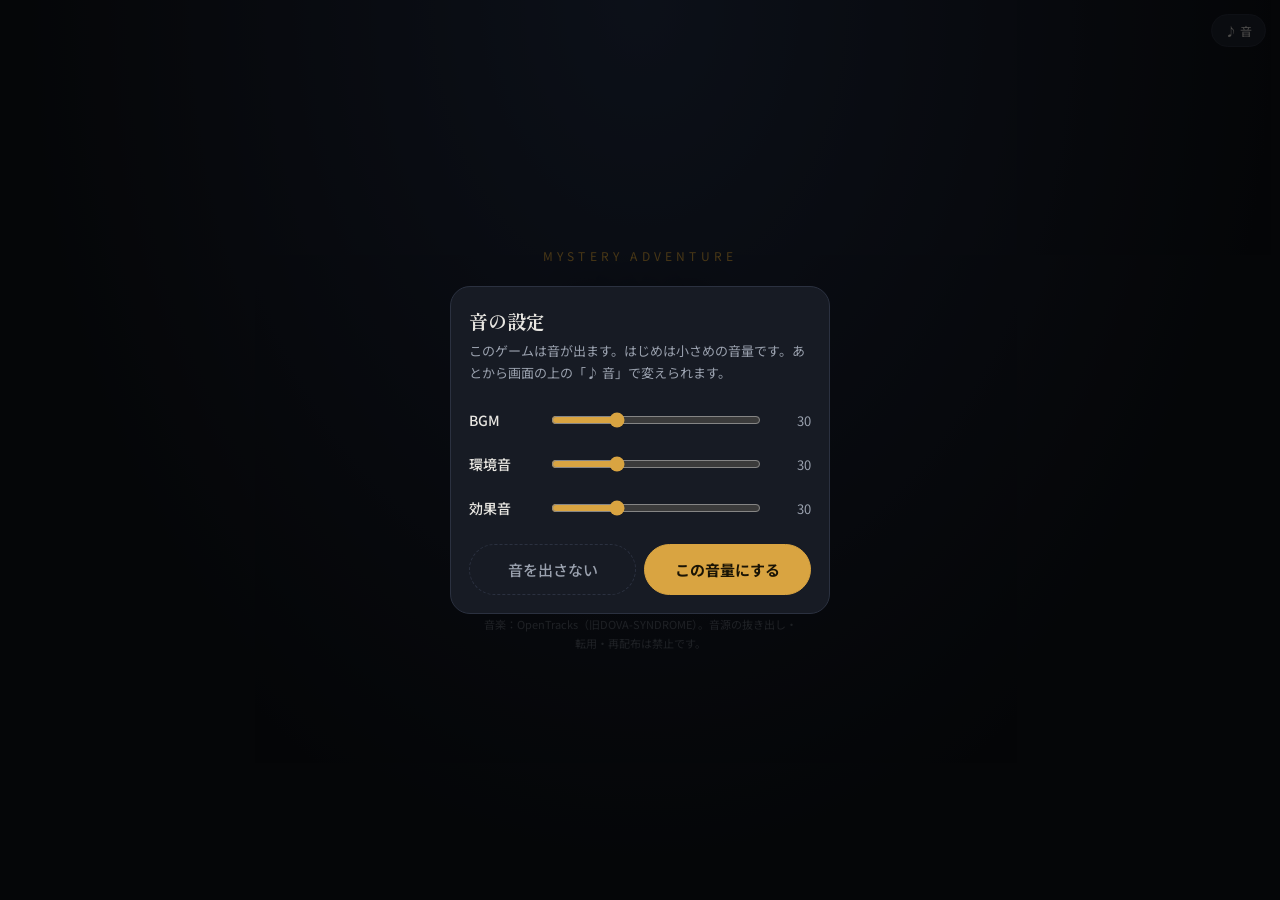
<file: games/shiomi-port/index.html>
<!DOCTYPE html>
<html lang="ja">
<head>
<meta charset="UTF-8">
<meta name="viewport" content="width=device-width, initial-scale=1">
<title>汐見港殺人事件</title>
<link rel="preconnect" href="https://fonts.googleapis.com">
<link href="https://fonts.googleapis.com/css2?family=Noto+Sans+JP:wght@400;500;700&family=Shippori+Mincho:wght@700;800&display=swap" rel="stylesheet">
<style>
:root{--bg:#0e1117;--panel:#171b24;--panel2:#1f2430;--line:#2b3140;--text:#e8e6e1;--sub:#9aa1ae;--accent:#d9a441;--accent2:#c2553f;--blue:#7fa7d6}
*{box-sizing:border-box;margin:0;padding:0}
html,body{background:var(--bg);color:var(--text);font-family:'Noto Sans JP',sans-serif;height:100%;-webkit-tap-highlight-color:transparent}
body{display:flex;justify-content:center}
button{font-family:inherit;color:inherit}
#wrap{width:100%;max-width:560px;padding:14px 14px 20px;display:flex;flex-direction:column;gap:12px;min-height:100%}
#wrap>*{flex-shrink:0} /* 長い文で文章欄が縮んで、文がボタンの下にはみ出さないように */
header{display:flex;align-items:center;justify-content:space-between}
#locname{font-family:'Shippori Mincho',serif;font-weight:800;font-size:19px;letter-spacing:.04em}
#locname small{display:block;font-family:'Noto Sans JP';font-weight:500;font-size:11px;color:var(--accent);letter-spacing:.2em;margin-bottom:1px}
#bag-unused{display:flex;align-items:center;gap:6px;background:var(--panel2);border:1px solid var(--line);border-radius:999px;padding:7px 13px;font-size:13px;cursor:pointer}
#bag-unused b{background:var(--accent);color:#1a1405;border-radius:999px;font-size:11px;padding:0 7px;min-width:20px;text-align:center}
#scene{width:100%;aspect-ratio:16/9;border-radius:16px;overflow:hidden;position:relative;background:#000;box-shadow:0 10px 30px #0008}
#scene svg{width:100%;height:100%;display:block;filter:saturate(.8) contrast(1.05)}
#scene::after{content:'';position:absolute;inset:0;background:radial-gradient(ellipse at center,transparent 45%,#000a 100%),linear-gradient(180deg,transparent 60%,#0009);pointer-events:none}
#here{position:absolute;left:12px;bottom:10px;display:flex;gap:6px;flex-wrap:wrap;z-index:1}
#here span{background:#0e1117cc;backdrop-filter:blur(6px);border:1px solid #ffffff22;border-radius:999px;padding:3px 10px;font-size:12px;color:var(--text)}
#msgbox{background:var(--panel);border:1px solid var(--line);border-radius:16px;padding:16px 18px 14px;min-height:150px;position:relative;cursor:pointer}
#who{display:none;position:absolute;top:-12px;left:16px;background:var(--accent);color:#1a1405;font-weight:700;font-size:13px;padding:3px 12px;border-radius:999px}
#who.on{display:block}
#msg{font-size:16px;line-height:1.85;white-space:pre-wrap}
#msgbox.more::after{content:'';position:absolute;right:16px;bottom:12px;width:8px;height:8px;border-right:2px solid var(--sub);border-bottom:2px solid var(--sub);transform:rotate(45deg);animation:bob 1s ease-in-out infinite}
@keyframes bob{50%{transform:translateY(3px) rotate(45deg)}}
#cmd{display:grid;grid-template-columns:repeat(3,1fr);gap:8px}
#cmd .label{grid-column:1/-1;color:var(--sub);font-size:13px;padding:2px 2px 0}
#cmd button{display:flex;flex-direction:column;align-items:center;justify-content:center;gap:5px;background:var(--panel2);border:1px solid var(--line);border-radius:14px;padding:12px 6px;font-size:14px;font-weight:500;cursor:pointer;transition:transform .08s,background .15s,border-color .15s;min-height:64px}
#cmd button svg{width:22px;height:22px;stroke:var(--accent);fill:none;stroke-width:1.8;stroke-linecap:round;stroke-linejoin:round}
#cmd button:hover{border-color:var(--accent)}
#cmd button:active{transform:scale(.96);background:#262c3a}
#cmd.list{grid-template-columns:1fr 1fr}
#cmd.list button{flex-direction:row;justify-content:flex-start;min-height:50px;padding:10px 14px;text-align:left}
#cmd.pad{grid-template-columns:repeat(5,1fr)}
#cmd.pad button{min-height:52px;font-size:20px;border-radius:50%;aspect-ratio:1;padding:0}
#cmd button.back{background:transparent;color:var(--sub);border-style:dashed}
#cmd.pad button.back{border-radius:14px;aspect-ratio:auto;grid-column:1/-1;font-size:14px}
#cmd button.primary{background:var(--accent);color:#1a1405;border-color:var(--accent);font-weight:700}
#cmd.one{grid-template-columns:1fr}
#toast{position:fixed;left:50%;top:72px;transform:translate(-50%,-20px);opacity:0;background:#fff;color:#111;padding:10px 18px;border-radius:999px;font-size:14px;font-weight:700;box-shadow:0 8px 24px #0006;transition:.3s;z-index:9;pointer-events:none;width:max-content;max-width:calc(100vw - 32px);box-sizing:border-box;text-align:center;line-height:1.5;word-break:auto-phrase;line-break:strict}
/* 長い名前（資料の題など）は折り返す。2行になったら角を小さく */
#toast.multi{border-radius:16px}
#toast.on{opacity:1;transform:translate(-50%,0)}
.screen{position:fixed;inset:0;background:radial-gradient(ellipse at 50% 0%,#24304a 0%,var(--bg) 70%);display:flex;flex-direction:column;align-items:center;justify-content:center;gap:16px;z-index:5;text-align:center;padding:24px;overflow:auto}
.eyebrow{color:var(--accent);font-size:12px;letter-spacing:.35em}
#title h1{font-family:'Shippori Mincho',serif;font-weight:800;font-size:44px;line-height:1.25;letter-spacing:.08em;text-shadow:0 4px 30px #000}
#title p{color:var(--sub);font-size:14px;line-height:1.9}
.big{width:240px;padding:14px;border-radius:999px;border:1px solid var(--line);background:var(--panel2);font-size:15px;font-weight:500;cursor:pointer}
.big.primary{background:var(--accent);color:#1a1405;border-color:var(--accent);font-weight:700}
#prologue{justify-content:flex-start}
#prologue .card{max-width:520px;width:100%;background:var(--panel);border:1px solid var(--line);border-radius:20px;padding:24px 22px;text-align:left;line-height:1.95;font-size:15px;margin:auto 0}
#prologue h2{font-family:'Shippori Mincho',serif;font-size:24px;text-align:center;margin-bottom:14px}
#prologue b{color:var(--accent)}
#prologue .cast{margin-top:16px;border-top:1px solid var(--line);padding-top:14px}
#prologue .cast div{display:flex;gap:10px;font-size:13.5px;padding:4px 0}
#prologue .cast span{min-width:76px;color:var(--blue);font-weight:700}
.hide{display:none!important}

#hdr-r{display:flex;gap:8px}
.pill{display:flex;align-items:center;gap:6px;background:var(--panel2);border:1px solid var(--line);border-radius:999px;padding:7px 13px;font-size:13px;cursor:pointer}
.pill b{background:var(--accent);color:#1a1405;border-radius:999px;font-size:11px;padding:0 7px;min-width:20px;text-align:center}
#modal{position:fixed;inset:0;background:#000a;z-index:8;display:flex;align-items:flex-end;justify-content:center}
#modal .sheet{width:100%;max-width:560px;background:var(--panel);border:1px solid var(--line);border-radius:20px 20px 0 0;padding:20px 16px 26px;max-height:85vh;overflow:auto}
#modal h3{font-family:'Shippori Mincho',serif;font-size:19px;margin-bottom:12px}
#modal .row{display:flex;align-items:center;gap:10px;background:var(--panel2);border:1px solid var(--line);border-radius:14px;padding:12px 14px;margin-bottom:8px;cursor:pointer;width:100%;text-align:left;font-size:14px}
#modal .row:not([disabled]):hover{border-color:var(--accent)}
#modal .row .t{flex:1}
#modal .row small{display:block;color:var(--sub);font-size:12px;margin-top:2px}
#modal .row[disabled]{opacity:.45;cursor:default}
#modal .close{margin-top:6px;width:100%;padding:12px;border-radius:999px;border:1px dashed var(--line);background:transparent;color:var(--sub);font-size:14px;cursor:pointer}
#card{position:fixed;inset:0;z-index:7;background:radial-gradient(ellipse at 50% 40%,#24304a 0%,var(--bg) 75%);display:flex;flex-direction:column;align-items:center;justify-content:center;gap:12px;cursor:pointer;animation:fade .6s}
#card .n{color:var(--accent);letter-spacing:.35em;font-size:13px}
#card .t{font-family:'Shippori Mincho',serif;font-weight:800;font-size:30px;letter-spacing:.08em}
#card .tap{color:var(--sub);font-size:12px;margin-top:30px}
@keyframes fade{from{opacity:0}to{opacity:1}}
#bg,#bg img{width:100%;height:100%;display:block;object-fit:cover}
#loading .bar{width:220px;height:6px;border-radius:99px;background:var(--panel2);overflow:hidden}
#loading .bar i{display:block;height:100%;width:0;background:var(--accent);transition:width .2s}
#loading p{color:var(--sub);font-size:13px}
#nbook{position:fixed;inset:0;z-index:8;background:var(--bg);display:flex;flex-direction:column;max-width:560px;margin:0 auto}
.nb-head{display:flex;align-items:center;justify-content:space-between;padding:16px 16px 8px}
.nb-head h3{font-family:'Shippori Mincho',serif;font-size:21px}
.nb-x{background:transparent;border:1px dashed var(--line);color:var(--sub);border-radius:999px;padding:7px 14px;font-size:13px;cursor:pointer}
.nb-tabs{display:flex;gap:6px;padding:0 12px 10px;overflow-x:auto;border-bottom:1px solid var(--line)}
.nb-tabs button{flex:none;background:var(--panel2);border:1px solid var(--line);border-radius:999px;padding:8px 11px;font-size:12.5px;cursor:pointer}
.nb-tabs button.on{background:var(--accent);color:#1a1405;border-color:var(--accent);font-weight:700}
.nb-body{flex:1;overflow:auto;padding:12px 14px 30px}
.nb-entry{position:relative;background:var(--panel);border:1px solid var(--line);border-radius:14px;padding:11px 44px 11px 14px;margin-bottom:8px}
.nb-entry.pinned{border-color:var(--accent)}
.nb-entry .meta{color:var(--blue);font-size:12px;font-weight:700;margin-bottom:3px}
.nb-entry .txt{font-size:14px;line-height:1.75;white-space:pre-wrap}
.nb-entry.item{padding:0}
.nb-entry.item summary{list-style:none;cursor:pointer;padding:11px 40px 11px 14px;position:relative}
.nb-entry.item summary::-webkit-details-marker{display:none}
.nb-entry.item summary::after{content:'';position:absolute;right:16px;top:50%;width:7px;height:7px;border-right:2px solid var(--sub);border-bottom:2px solid var(--sub);transform:translateY(-70%) rotate(45deg);transition:transform .2s}
.nb-entry.item[open] summary::after{transform:translateY(-30%) rotate(225deg)}
.nb-entry.item .desc{padding:0 14px 12px;font-size:13px;line-height:1.75;color:var(--sub);white-space:pre-wrap}
.nb-entry .pin{position:absolute;right:8px;top:8px;background:transparent;border:0;font-size:20px;color:var(--sub);cursor:pointer;padding:2px 6px}
.nb-entry .pin.on{color:var(--accent)}
.nb-bar,.nb-filter{display:flex;flex-wrap:wrap;gap:8px;align-items:center;margin-bottom:10px;font-size:13px;color:var(--sub)}
.nb-filter input[type=search]{flex:1 1 100%;background:var(--panel2);border:1px solid var(--line);border-radius:12px;padding:10px 12px;color:var(--text);font:inherit;font-size:14px}
.nb-filter select{background:var(--panel2);border:1px solid var(--line);border-radius:10px;padding:7px 8px;color:var(--text);font:inherit;font-size:13px;max-width:48%}
.nb-bar .cnt,.nb-body .cnt{margin-left:auto;color:var(--sub);font-size:12px;margin-bottom:6px}
.nb-empty,.nb-note{color:var(--sub);font-size:13px;line-height:1.8;padding:6px 2px}
#memo{width:100%;min-height:50vh;background:var(--panel);border:1px solid var(--line);border-radius:14px;padding:12px;color:var(--text);font:inherit;font-size:15px;line-height:1.8;resize:vertical}
#modal .recap{font-size:15px;line-height:1.9;white-space:pre-wrap;margin:6px 0 18px}
#modal .eyebrow{margin-bottom:4px}
.nb-contra{background:var(--panel);border:1px solid var(--accent);border-radius:16px;padding:12px;margin-bottom:12px;text-align:center;position:sticky;top:0;z-index:1}
.nb-contra .big{width:100%}
.nb-contra small{display:block;color:var(--sub);font-size:12px;margin-top:6px}
.nb-contra .sel{font-size:14px;font-weight:700;color:var(--accent);margin-bottom:8px}
.nb-contra .row2{display:flex;gap:8px}
.nb-contra .row2 .big{flex:1;width:auto}
.nb-contra .big.back{background:transparent;color:var(--sub);border-style:dashed}
.nb-contra .big[disabled]{opacity:.4}
.nb-entry.selectable{cursor:pointer}
.nb-entry.chosen{border-color:var(--accent2);box-shadow:0 0 0 2px var(--accent2) inset}
#cmd button{position:relative}
#cmd .badge{position:absolute;top:7px;right:9px;background:var(--accent2);color:#fff;border-radius:999px;font-size:11px;font-weight:700;min-width:20px;padding:1px 6px;line-height:1.5}
.big,.pill,#modal .row,.nb-tabs button,.nb-x{transition:transform .08s,filter .15s,background .15s}
.big:active,.pill:active,#modal .row:not([disabled]):active,.nb-tabs button:active,.nb-x:active{transform:scale(.96);filter:brightness(1.25)}
.big.going{filter:brightness(1.25);pointer-events:none}
body.leaving::after{content:'開いています…';position:fixed;inset:0;z-index:20;display:flex;align-items:center;justify-content:center;background:#0e1117cc;color:var(--text);font-size:15px;letter-spacing:.1em;animation:fade .2s}
.nb-entry .broken{display:inline-block;background:var(--accent2);color:#fff;border-radius:999px;font-size:10.5px;padding:0 8px;margin-right:6px}
.nb-entry.is-broken .txt{color:var(--sub);text-decoration:line-through;text-decoration-color:#c2553f99}
#modal .board .b-sus{display:flex;flex-wrap:wrap;gap:6px;margin:10px 0 14px}
#modal .board .b-sus span{background:var(--accent);color:#1a1405;border-radius:999px;padding:4px 12px;font-size:13px;font-weight:700;transition:.2s}
#modal .board .b-sus span.out{background:var(--panel2);color:var(--sub);text-decoration:line-through;font-weight:400}
#modal .board .row.on{border-color:var(--accent);background:#2a2a20}
#modal .board .row2{display:flex;gap:8px;margin-top:10px}
#modal .board .row2 .big{flex:1;width:auto}
#modal .board .row2 .big[disabled]{opacity:.4}
.nb-entry.doc{padding-right:14px}.nb-entry.doc .txt{white-space:pre-wrap;font-variant-numeric:tabular-nums;line-height:1.7}
#cmd #sq{grid-column:1/-1;font:inherit;font-size:16px;padding:12px 14px;border-radius:12px;border:1px solid var(--line);background:var(--panel);color:inherit}
#title .lock{color:var(--accent);margin:18px 0 6px}
/* 音のオン・オフ */
.pill.off{color:var(--sub);text-decoration:line-through}
#title .pill.sndt{position:absolute;top:14px;right:14px;font-size:12px}  /* 音のボタンは右上の端に */
#title .credit{color:#5c6370;font-size:11px;line-height:1.7;max-width:320px;margin-top:6px}
#sndpop{position:fixed;inset:0;z-index:20;background:#000a;display:flex;align-items:center;justify-content:center;padding:20px}
#sndpop .sheet{width:100%;max-width:380px;background:var(--panel);border:1px solid var(--line);border-radius:20px;padding:20px 18px 18px}
#sndpop h3{font-family:'Shippori Mincho',serif;font-size:19px;margin-bottom:6px}
#sndpop .lead{color:var(--sub);font-size:13px;line-height:1.7;margin-bottom:14px}
#sndpop .row{display:grid;grid-template-columns:4.5em 1fr 2.5em;align-items:center;gap:10px;padding:8px 0}
#sndpop .n{font-size:14px;font-weight:500}
#sndpop .v{text-align:right;color:var(--sub);font-variant-numeric:tabular-nums;font-size:13px}
#sndpop input[type=range]{width:100%;accent-color:var(--accent);height:28px}
#sndpop .btns{display:flex;gap:8px;margin-top:14px}
#sndpop .btns .big{flex:1;width:auto}
#sndpop .big.back{background:transparent;color:var(--sub);border-style:dashed}
/* デバッグ：進み具合 */
.pill.dbg{border-color:#e0a43a;color:#e0a43a}
#flow{position:fixed;inset:0;z-index:30;background:var(--bg);display:flex;flex-direction:column}
#flow .fl-head{display:flex;gap:8px;align-items:center;padding:12px 14px;border-bottom:1px solid var(--line)}
#flow .fl-head b{color:#e0a43a;font-size:15px;white-space:nowrap}
#flow select{flex:1;min-width:0;font:inherit;font-size:13px;background:var(--panel);color:var(--text);border:1px solid var(--line);border-radius:10px;padding:6px 8px}
#flow .fl-x{font-size:22px;background:none;border:0;color:var(--sub);padding:0 6px;cursor:pointer}
#flow .fl-legend{display:flex;flex-wrap:wrap;gap:10px;padding:10px 14px 0;font-size:12px;color:var(--sub);align-items:center}
#flow .fl-legend span::before{content:'';display:inline-block;width:10px;height:10px;border-radius:3px;margin-right:4px;vertical-align:-1px;background:var(--line)}
#flow .fl-legend .done::before{background:#3f6b4a}#flow .fl-legend .now::before{background:#e0a43a}#flow .fl-legend .wait::before{background:#2a3142}
#flow .fl-tip{font-size:11.5px;color:var(--sub);padding:6px 14px 8px;line-height:1.6}
#flow .fl-cols{flex:1;overflow:auto;display:flex;flex-direction:column;gap:14px;padding:4px 14px 24px}
#flow .fl-col{display:grid;grid-template-columns:repeat(auto-fill,minmax(230px,1fr));gap:8px;padding-left:12px;border-left:2px solid var(--line);position:relative}
#flow .fl-lv{grid-column:1/-1;font-size:12px;color:var(--sub);padding:2px 0}
#flow .fl-col+.fl-col::before{content:'↓';position:absolute;left:-9px;top:-15px;font-size:12px;color:var(--sub)}
#flow .fl-n{text-align:left;font:inherit;background:var(--panel);border:1px solid var(--line);border-left:4px solid #2a3142;border-radius:10px;padding:8px 10px;color:var(--text);display:flex;flex-direction:column;gap:3px;cursor:pointer}
#flow .fl-n .k{font-size:12.5px;font-weight:700;line-height:1.45}
#flow .fl-n .t{font-size:11px;color:var(--sub);line-height:1.5}
#flow .fl-n .g{font-size:11px;color:#9fb4d8;line-height:1.5}
#flow .fl-n.done{border-left-color:#3f6b4a;opacity:.75}#flow .fl-n.now{border-left-color:#e0a43a;box-shadow:0 0 0 1px #e0a43a55}#flow .fl-n.wait{border-left-color:#2a3142}
#flow .fl-n.sel{outline:2px solid #fff}#flow .fl-n.up{outline:2px solid #6aa9ff}#flow .fl-n.down{outline:2px solid #c77dff}#flow .fl-n.dim{opacity:.3}
#flow.hide-done .fl-n.done{display:none}
/* いつも同じボタン（記録・もどる）は、一覧の線の下にまとめる。記録はもどる（点線）とも中身のボタン（塗り）ともちがう、金色の枠 */
#cmd .foot{grid-column:1/-1;display:flex;gap:8px;border-top:1px solid var(--line);padding-top:10px;margin-top:2px}
#cmd .foot button{flex:1;min-height:46px;flex-direction:row;justify-content:center;gap:7px;padding:8px 12px}
#cmd button.nb{background:transparent;border:1.5px solid var(--accent);color:var(--accent);position:relative}
#cmd .foot button.nb{border-radius:999px}
#cmd .foot button.nb svg{width:18px;height:18px}
#cmd button.nb:active{background:#2a2414}
#cmd .foot .badge{top:-8px;right:-4px}
#cmd .badge:empty{display:none}
#nbook{z-index:9}  /* 推理ボードの上でも開ける */
.big.nbk{background:transparent;border:1.5px solid var(--accent);color:var(--accent)}
#cmd.pad .foot button{aspect-ratio:auto;border-radius:999px;min-height:46px;font-size:14px;padding:8px 12px}#cmd.pad .foot button.back{border-radius:14px}
#title .dbg-jump{margin-top:8px;padding:12px;border:1px dashed #e0a43a;border-radius:16px;display:flex;flex-direction:column;gap:8px;width:280px}
#title .dbg-jump .lb{color:#e0a43a;font-size:12px}
#title .dbg-jump select{font:inherit;font-size:13px;background:var(--panel);color:var(--text);border:1px solid var(--line);border-radius:10px;padding:8px}
#title .dbg-jump .big{width:100%}
#title .dbg-jump .st{font-size:11.5px;color:var(--sub);min-height:1em}

</style>
</head>
<body>
<div id="loading" class="screen"><div class="eyebrow">LOADING</div><div class="bar"><i id="loadbar"></i></div><p id="loadtxt">読み込み中…</p></div>
<div id="title" class="screen hide"></div>
<div id="prologue" class="screen hide"></div>
<div id="toast"></div>
<div id="wrap" class="hide">
  <header><div id="locname"></div><div id="hdr-r"><button class="pill" id="menu">メニュー</button><button class="pill" id="snd" aria-label="音の設定"></button></div></header>
  <div id="scene"><div id="bg"></div><div id="here"></div></div>
  <div id="msgbox"><div id="who"></div><div id="msg"></div></div>
  <div id="cmd"></div>
</div>
<script type="application/json" id="game-data">{"nbTitle":"警部の捜査メモ","nbLabel":"捜査メモ","id":"shiomi-port","title":"汐見港殺人事件","hub":"../../index.html","start":"ch1","chapters":{"ch1":{"id":"ch1","label":"","title":"汐見港殺人事件","card":false,"start":{"loc":"study","text":"マコト「警部、おはようございます！ 現場はこちらです。さっそく捜査を始めましょう」"},"locations":{"study":{"name":"黒木邸・書斎","bg":"study","people":["makoto"],"objs":{"body":"遺体の跡","desk":"机","medicine":"薬瓶","safe":"金庫","window":"窓","whisky":"ウイスキー"},"arrive":"黒木邸の書斎にやってきた。"},"living":{"name":"黒木邸・居間","bg":"living","people":["makoto","saori","haru"],"objs":{"photoframe":"写真立て","phone":"電話"},"arrive":"居間には、娘の沙織と家政婦のハルがいる。"},"station":{"name":"汐見警察署","bg":"station","people":["makoto","oba"],"objs":{"board":"掲示板"},"arrive":"汐見警察署。鑑識の大場がいる。"},"company":{"name":"汐見水産","bg":"company","people":["makoto","nomura"],"objs":{"office":"社長室","docs":"書類"},"arrive":"汐見水産の本社。潮のにおいがする。秘書の野村が出迎えた。"},"mahjong":{"name":"雀荘「東風」","bg":"mahjong","unlock":"flag:know_tonpu","people":["makoto","master","takashi"],"objs":{"table":"雀卓"},"arrive":"たばこの煙が立ちこめる雀荘「東風」。奥の卓に被害者の弟・隆がいる。"},"hospital":{"name":"汐見病院・薬局","bg":"hospital","unlock":"flag:katagiri_med","people":["makoto","pharm"],"objs":{"shelf":"薬棚"},"arrive":"汐見病院の薬局にやってきた。"},"law":{"name":"片桐法律事務所","bg":"law","unlock":"flag:law_open","people":["makoto","katagiri"],"objs":{"shelf2":"本棚","desk2":"机"},"arrive":"片桐法律事務所。弁護士の片桐が、にこやかに迎えた。"}},"onMove":[{"if":"flag:sent","do":["inc:wait"]}],"talk":{"makoto":[{"if":"!has:capsule","text":"マコト「警部、まずはこの書斎をくまなく調べましょう。机の上の薬瓶なんか、気になりますね」"},{"if":"!flag:sent","text":"マコト「そのカプセル、署の大場さんに鑑定してもらいましょう！」"},{"if":"!has:ledger && (flag:know_safe || flag:hint_code)","text":"マコト「金庫の番号…ご家族にちなんだ数字かもしれません。居間に何かないですかね」"},{"if":"!has:ledger","text":"マコト「書斎の金庫が気になります。会社や家の人に話を聞いてみましょう」"},{"if":"!flag:katagiri_med","text":"マコト「あの薬、誰が用意したものなんでしょう？ 家政婦のハルさんに見せてみては？」"},{"if":"!flag:pharm","text":"マコト「薬をもらった病院で、カプセルを確かめてもらいましょう」"},{"if":"!has:report","text":"マコト「大場さんの鑑定、そろそろ結果が出てるんじゃないですか？」"},{"if":"!flag:motive","text":"マコト「帳簿の送金先がどこなのか…会社の人ならわかるかも」"},{"if":"!talked:katagiri>=3 && !flag:contra_lie","text":"マコト「片桐先生にも、直接話を聞いてみましょう。何度か聞けば、ぼろが出るかもしれません」"},{"if":"!flag:contra_lie","text":"マコト「片桐先生、薬には関わっていないと言っていましたよね。捜査メモの証言カードと食い違っていませんか？ 法律事務所で『矛盾をつく』を使いましょう」"},{"text":"マコト「動機、機会、手段。証拠はそろいました。『推理』で犯人を指名しましょう、警部！」"}],"haru":{"seq":[{"text":"ハル「今朝7時に書斎へお茶をお持ちしたら、鍵がかかっておりまして…。合鍵で開けたら、旦那さまが倒れておいででした」","card":"今朝7時、鍵のかかった書斎を合鍵で開けて社長を見つけた"},{"text":"ハル「旦那さまは毎晩22時に心臓のお薬を飲まれて、それから書斎にこもって鍵をおかけになるのがお決まりでした」","do":["flag:know_routine"],"card":"社長は毎晩22時に心臓の薬を飲み、書斎に鍵をかけてこもる"},{"text":"ハル「ゆうべは弟の隆さまがお金の無心に見えて…大声で言い争っておられました」","do":["flag:know_takashi"],"card":"ゆうべ、弟の隆が金の無心に来て言い争っていた"},{"text":"ハル「旦那さまは大事な番号を、いつもお嬢さまにちなんでお決めになっていましたねえ」","do":["flag:hint_code"],"card":"社長は大事な番号を、いつも娘の沙織にちなんで決めていた"}]},"saori":{"seq":[{"text":"沙織「父とは昨日、結婚のことで喧嘩しました。相手を認めてくれなくて…。でも、まさかこんな…」","card":"昨日、結婚のことで父と喧嘩した"},{"text":"沙織「叔父の隆？ 叔父ならたぶん、毎晩『東風（トンプー）』っていう雀荘にいます」","do":["flag:know_tonpu"],"card":"叔父の隆は毎晩、雀荘「東風」にいる"},{"text":"沙織「ゆうべ22時ごろは自分の部屋にいました。書斎から物音はしなかったと思います」"}]},"oba":[{"if":"has:report","text":"大場「毒は社長の胃からも出た。カプセルの中身と同じものだ。間違いない」"},{"if":"flag:sent && var:wait>=1","text":"大場「おう、出たぞ。あのカプセルの中身は薬じゃない、猛毒だ。外見だけ本物そっくりに作ってある」","do":["give:report"],"card":"カプセルの中身は猛毒。外見だけ本物そっくり"},{"if":"flag:sent","text":"大場「まだだ。ほかを回ってから、また来い」"},{"text":"大場「死因は毒物による中毒だ。ところがウイスキーとグラスからは何も出なかった。毒の入れ物がどこかにあるはずだぞ」","do":["flag:know_poison"],"card":"死因は毒。ウイスキーとグラスからは何も出なかった"}],"nomura":{"seq":[{"text":"野村「社長は最近、会社のお金の流れを熱心に調べておられました。内容は誰にも教えてくださらなかったのですが」","card":"社長は最近、会社の金の流れを調べていた"},{"text":"野村「調べた資料はご自宅の金庫にしまってある、とおっしゃっていました」","do":["flag:know_safe"],"card":"調べた資料は自宅の金庫にあると社長が言っていた"},{"text":"野村「会社の資金管理は、顧問弁護士の片桐先生にお任せしていました」","do":["flag:know_katagiri","flag:law_open"],"card":"会社の資金管理は顧問弁護士の片桐に任せていた"}]},"master":{"text":"店主「隆さん？ ゆうべは21時から朝の3時まで、ずっとここで打ってたよ。俺と客が証人だ」","do":["flag:alibi"],"card":"隆はゆうべ21時から朝3時まで雀荘にいた（アリバイ）"},"takashi":{"seq":[{"text":"隆「兄貴が死んだって？ …ふん、借金を断られたのは事実さ。だが、俺はやってねえ」","card":"借金を断られたのは事実。だが殺していない"},{"text":"隆「ゆうべは21時からずっとここだ。疑うならマスターに聞きな」"}]},"pharm":{"text":"薬剤師「黒木源三さんのお薬ですね。先週の11月16日、代理で片桐さんという方が受け取りに来られました」","do":["flag:pickup"],"card":"11月16日、片桐が代理で社長の薬を受け取った","cardId":"pharm_pickup"},"katagiri":[{"if":"flag:contra_lie","text":"片桐「…源三に頼まれて、薬を一度受け取りに行った。それだけだ。弁護士として、これ以上話すことはないよ」"},{"text":"片桐「源三が…。古い友人として、残念でならないよ」","if":"talked:katagiri==0"},{"text":"片桐「ゆうべ？ 21時には事務所を出て、自宅にいたよ。家内が証明してくれる」","card":"ゆうべは21時に事務所を出て自宅にいた","if":"talked:katagiri==1"},{"text":"片桐「源三の薬？ さあ、私は何も関わっていないよ。そういうことは家の者に任せていたはずだ」","card":"源三の薬には何も関わっていない、と言った","cardId":"katagiri_lie"}]},"show":{"haru":{"capsule":{"text":"ハル「そのお薬…先週、片桐先生がわざわざ病院からもらってきてくださったものです。旦那さまの古いご友人で、会社の顧問弁護士の先生ですよ」","do":["flag:know_katagiri","flag:katagiri_med"],"card":"その薬は先週、片桐が病院からもらってきたもの","cardId":"haru_med"},"memo":"ハル「K…でございますか。さあ、わたくしには…」"},"saori":{"ledger":"沙織「父が調べていたのは、これ…？」","memo":"沙織「K…。叔父も黒木だからKですけど…」"},"oba":{"capsule":[{"if":"flag:sent","text":"大場「それはもう預かって鑑定中だ」"},{"text":"大場「ほう…色がほんのわずかに違うな。よし、鑑定に回そう。少し時間をくれ」","do":["flag:sent","set:wait=0"]}]},"nomura":{"ledger":{"text":"野村「この送金先…片桐先生の個人口座です！ 3年で3000万円以上…。社長はこれに気づいて…」","do":["flag:motive","flag:know_katagiri","flag:law_open","toast:動機が見えてきた"],"card":"帳簿の送金先は片桐の個人口座。3年で3000万円以上"},"memo":{"text":"野村「金曜…社長は金曜日に片桐先生とお会いになる予定でした」","card":"社長は金曜に片桐と会う予定だった"}},"takashi":{"memo":{"text":"隆「K？ 俺じゃねえよ。兄貴は『金曜に片桐と話をつける』ってこぼしてたぜ」","do":["flag:know_katagiri"],"card":"兄は「金曜に片桐と話をつける」と言っていた"}},"pharm":{"capsule":{"text":"薬剤師「これは…うちでお出ししたカプセルではありません。本物には小さな刻印があるんです。誰かが似たものとすり替えたんですよ」","do":["flag:pickup","flag:pharm","toast:すり替えの証言を得た"],"card":"このカプセルは偽物。本物には刻印がある"}},"katagiri":{"ledger":"片桐「…これは何かの間違いだ。正式な手続きを経た送金だよ」\n\n（片桐の額に汗がにじんでいる）","capsule":"片桐「そんなカプセル、見たこともないね」","report":"片桐「毒…？ 私には関係のない話だ」"},"makoto":{"capsule":"マコト「一つだけ色が違うなんて、あやしいですね」","memo":"マコト「K…イニシャルがKの人物を探しましょう」","ledger":"マコト「送金先がどこなのか、会社の人に聞いてみては？」","report":"マコト「やっぱり毒はカプセルに！」"}},"look":{"body":{"text":"遺体はすでに運び出され、床にチョークの跡が残っている。社長は胸をおさえるように倒れていたらしい。死亡推定時刻は、ゆうべ22時ごろ。","card":"遺体の跡：胸をおさえて倒れていた。死亡推定はゆうべ22時ごろ"},"desk":[{"if":"has:memo","text":"書類が整然と並んでいる。"},{"text":"机の上にメモがある。\n『金曜 Kと話をつける』\nKとは誰だ…？","do":["give:memo"],"card":"机のメモ：「金曜 Kと話をつける」"}],"medicine":[{"if":"has:capsule","text":"残りのカプセルは、ふつうに見える。"},{"text":"心臓の薬の瓶だ。中のカプセルをひとつずつ見ていくと…\n一つだけ、ほんのわずかに色の違うものがある！","do":["give:capsule"]}],"safe":[{"if":"has:ledger","text":"金庫はもう空だ。"},{"do":["puzzle:safe"]}],"window":{"text":"窓には内側から鍵がかかっている。ドアにも鍵がかかっていた。\n…密室だ。","card":"書斎の窓とドアには内側から鍵。密室だった"},"whisky":"飲みかけのウイスキーとグラス。においをかいでも、変わったところはない。","photoframe":{"text":"幼いころの沙織さんの写真だ。裏に何か書いてある…\n『沙織 誕生 7月14日』","do":["flag:photo"],"card":"写真立ての裏：「沙織 誕生 7月14日」"},"phone":"古い黒電話だ。","board":"指名手配のポスターが貼ってある。この事件とは関係なさそうだ。","office":{"text":"社長の手帳が残っている。今週の金曜日の欄に『片桐』と書いてある。","do":["flag:know_katagiri","flag:law_open"],"card":"社長の手帳：今週金曜の欄に「片桐」"},"docs":"決算書類の山だ。素人にはさっぱりわからない。","table":"ジャラジャラと牌の音がする。いまは事件に集中しよう。","shelf":"薬がずらりと並んでいる。","shelf2":"分厚い法律書がぎっしり並んでいる。","desk2":"高級な調度品ばかりだ。個人の事務所にしては、ずいぶん羽振りがいい。"},"puzzles":{"safe":{"length":4,"answer":"0714","label":"4ケタの番号を入れよう","prompt":"ダイヤル式の金庫だ。4ケタの番号が必要らしい。","display":"金庫の番号：{code}","success":{"text":"カチリ…金庫が開いた！\n中に帳簿のコピーがある。ある口座への送金が、何度も記されている。","do":["give:ledger"]},"fail":"金庫の番号：{code}\n…開かない。ちがうようだ。","cancel":"金庫から離れた。"}},"accuse":{"prompt":"犯人はだれだ？","suspects":["saori","haru","nomura","takashi","katagiri","makoto"],"culprit":"katagiri","required":[{"if":"flag:motive","label":"動機（帳簿の送金先）"},{"if":"flag:contra_lie","label":"片桐のうそ（薬に関わっていないと言った）"},{"if":"flag:pharm","label":"機会（カプセルのすり替え）"},{"if":"has:report","label":"手段（毒の鑑定）"}],"missingText":"マコト「警部、{name}さんが犯人だと言い切れるだけの証拠は、まだそろっていません。もう少し調べましょう」","ending":"main","wrong":{"makoto":{"text":"マコト「け、警部！ ぼくじゃないですよぉ！」","do":["miss"]},"takashi":[{"if":"flag:alibi","text":"マコト「隆さんは雀荘で一晩じゅう打っていた。アリバイは完璧ですよ」","do":["miss"]},{"text":"マコト「警部、隆さんが犯人だと言い切れるだけの証拠は、まだそろっていません。もう少し調べましょう」"}],"saori":{"text":"マコト「沙織さんにお父さんを殺す手段があったとは思えません」","do":["miss"]},"haru":{"text":"マコト「ハルさんは第一発見者ですけど、動機が見当たりませんよ」","do":["miss"]},"nomura":{"text":"マコト「野村さんは社長の調査を手伝っていたくらいです。動機がありません」","do":["miss"]}}},"contradictions":[{"id":"lie","pairs":[["katagiri_lie","haru_med"],["katagiri_lie","pharm_pickup"]],"if":"here:law","text":"きみは片桐に、2つの証言をつきつけた。\n\n片桐「…ああ、そうだった。頼まれて一度、受け取りに行ったよ。それだけのことだ」\n\n（片桐の目が泳いでいる）\n\nマコト「警部、これで片桐先生は、薬に手を触れられたことになります。あとは、動機と毒の証拠がそろえば…！」","do":["toast:片桐のうそを崩した"],"notYet":"マコト「警部、その食い違いは片桐先生本人に突きつけましょう。法律事務所へ行きましょう」","doneText":"マコト「片桐先生のうそは、もう崩しましたよ」","card":"頼まれて一度、社長の薬を受け取りに行ったと認めた","cardId":"katagiri_admit","p":"katagiri","breaks":["katagiri_lie"]}],"contradictWrong":"マコト「うーん…その2つは、食い違っていないような気がします」"}},"titleScreen":{"eyebrow":"MYSTERY ADVENTURE","title":"汐見港<br>殺人事件","lead":"港町・汐見で、水産会社の社長が<br>鍵のかかった書斎で死んでいた。"},"prologue":{"eyebrow":"PROLOGUE","title":"あらすじ","paragraphs":["11月のある朝、港町・汐見（しおみ）。地元の名士、汐見水産の社長・<b>黒木源三<\/b>が、自宅の書斎で死んでいるのが見つかった。","見つけたのは家政婦。書斎のドアにも窓にも、内側から鍵がかかっていた。机にはウイスキーのグラスがあるだけで、争ったあとはない。","自殺か、それとも密室殺人か――。きみは汐見署の<b>警部<\/b>として、新人刑事の<b>マコト<\/b>と捜査を始める。"],"cast":[["黒木 沙織","被害者の娘。昨日、結婚のことで父と喧嘩した"],["田辺 ハル","黒木家の家政婦。第一発見者"],["黒木 隆","被害者の弟。借金を抱えている"],["野村","汐見水産の社長秘書"],["片桐","顧問弁護士。被害者の古い友人"],["大場","汐見署の鑑識"]],"button":"捜査開始"},"resumeText":"捜査を再開した。","items":{"capsule":"カプセル","memo":"机のメモ","ledger":"帳簿のコピー","report":"鑑定書"},"itemInfo":{"capsule":[{"if":"has:report","text":"被害者の心臓の薬の瓶にあったカプセル。一つだけ、ほかとわずかに色がちがう。\n鑑定で、中身は薬ではなく猛毒と分かった。"},{"text":"被害者の心臓の薬の瓶にあったカプセル。一つだけ、ほかとわずかに色がちがう。"}],"memo":"書斎の机の上にあったメモ。『金曜 Kと話をつける』とだけ書いてある。","ledger":"金庫の中にあった帳簿のコピー。ある口座への送金が、何度も記されている。","report":"大場の鑑定書。あのカプセルの中身は薬ではなく猛毒で、見た目だけ本物そっくりに作られていた。"},"people":{"makoto":{"name":"マコト"},"saori":{"name":"沙織"},"haru":{"name":"ハル"},"oba":{"name":"鑑識の大場","short":"大場"},"nomura":{"name":"秘書の野村","short":"野村"},"master":{"name":"雀荘の店主","short":"店主"},"takashi":{"name":"隆"},"pharm":{"name":"薬剤師"},"katagiri":{"name":"片桐"}},"assistant":"makoto","assistantHint":"マコト「警部、{name}さんはまだ何か知っていそうですよ。もう少し話を聞いてみましょう」","endings":{"main":{"bg":"law","place":"片桐法律事務所","small":"解決編","pages":["きみは片桐に、帳簿のコピー、薬剤師の証言、そして鑑定書をつきつけた。","片桐「……」","片桐「源三は、私の横領に気づいた。金曜にすべてを公にすると言ってきたよ」","片桐「先週、薬を受け取ったとき、一錠だけすり替えておいた。いつ飲むかはわからない。だが毎晩一錠ずつ飲むあいつは、いつか必ずそれを飲む」","片桐「鍵をかけた書斎で、ひとりで。…私はその夜、家にいるだけでよかったんだ」","マコト「密室なんかじゃなかった。社長は自分で鍵をかけて、自分で毒を飲まされたんですね…」","こうして、汐見港殺人事件は幕を閉じた。"],"finalBg":"ending","finalPlace":"事件解決","finalSmall":"EPILOGUE","ranks":[{"if":"var:miss==0 && var:turns<70","label":"名警部"},{"if":"var:miss<=2","label":"敏腕刑事"},{"label":"がんばった刑事"}],"result":"～ 完 ～\n\n行動回数：{turns}\nまちがった指名：{miss}回\n評価：{rank}\n\n遊んでくれてありがとう！"}},"audio":{"base":"../../audio/","credit":"音楽：OpenTracks（旧DOVA-SYNDROME）。音源の抜き出し・転用・再配布は禁止です。","title":"shiomi_daily","bgm":"shiomi_daily","deduce":"common_deduce","ending":"shiomi_ending","step":"asphalt","amb":{"company":"amb_harbor_now","study":"amb_room","living":"amb_room","station":"amb_room","mahjong":"amb_room","hospital":"amb_room","law":"amb_room"},"v":"68a0a195"},"assets":{"bg":{"company":"bg/company.webp","ending":"bg/ending.webp","hospital":"bg/hospital.webp","law":"bg/law.webp","living":"bg/living.webp","mahjong":"bg/mahjong.webp","station":"bg/station.webp","study":"bg/study.webp"}}}</script>
<script>
// mystery-games 共通エンジン
// シナリオは <script id="game-data"> の JSON から読む（tools/build.py が埋め込む）。
// 書き方は engine/README.md を参照。
'use strict';
(() => {
const D = JSON.parse(document.getElementById('game-data').textContent);
const KEY = 'mg:' + D.id;
const $ = id => document.getElementById(id);
const SLOTS = 3;

// ---------- 保存 ----------
const store = {
  get(k) { try { const v = localStorage.getItem(KEY + ':' + k); return v ? JSON.parse(v) : null; } catch (e) { return null; } },
  set(k, v) { try { localStorage.setItem(KEY + ':' + k, JSON.stringify(v)); } catch (e) {} },
};
function markCleared() {
  if (SIM) return;
  try {
    const c = JSON.parse(localStorage.getItem('mg:cleared') || '[]');
    if (!c.includes(D.id)) { c.push(D.id); localStorage.setItem('mg:cleared', JSON.stringify(c)); }
  } catch (e) {}
}

// ---------- 状態 ----------
let S = null;
let pending = {};
// 検証モード（tools/verify.py）：画面に何も出さず、場面は一気に進め、章の終わりや謎解きで止まる
let SIM = false;
const simSeen = new Set();
const fresh = () => ({ chapter: D.start, loc: null, f: {}, v: { turns: 0, miss: 0 }, items: [], seq: {}, done: false, log: [], cards: [], memo: '', seenCards: 0 });
const ch = () => D.chapters[S.chapter];
const loc = () => ch().locations[S.loc];
// 場所にいる人。{"id": "...", "if": "条件"} で、場面によって出入りさせられる
const here = (L = loc()) => (L.people || []).filter(p => typeof p === 'string' || cond(p.if)).map(p => typeof p === 'string' ? p : p.id);
const person = p => D.people[p] || { name: p };
const short = p => person(p).short || person(p).name;
// 助手（ヒント役）は章ごとに変えられる：章の assistant / assistantHint / hintTopic が game.json より優先
const AS = () => ('assistant' in ch()) ? ch().assistant : D.assistant;
const HT = () => ch().hintTopic || D.hintTopic;
const fmt = (t, o) => String(t).replace(/\{(\w+)\}/g, (m, k) => (k in o ? o[k] : m));
function snapshot(label) {
  return { state: JSON.parse(JSON.stringify(S)), at: Date.now(), label: label || ((ch().label ? ch().label + ' ' : '') + (loc() ? loc().name : '')) };
}
function autosave() { if (S && !SIM) store.set('auto', snapshot()); }

// ---------- 条件 ----------
// 例: "has:capsule && !flag:sent"  "var:wait>=1"  "count:talk:haru>=2" は不可（キーは英数字と _ -）
const TOK = /\s*(\|\||&&|!|\(|\)|true|false|[a-z]+:[A-Za-z0-9_\-]+(?:\s*(?:>=|<=|==|!=|>|<)\s*-?\d+)?)/y;
function cond(src) {
  if (src == null || src === '') return true;
  const toks = []; TOK.lastIndex = 0;
  while (TOK.lastIndex < src.length) {
    const at = TOK.lastIndex, m = TOK.exec(src);
    if (!m) { if (/^\s*$/.test(src.slice(at))) break; throw new Error('条件の書き方が正しくありません: ' + src); }
    toks.push(m[1]);
  }
  let p = 0;
  const peek = () => toks[p], next = () => toks[p++];
  const or = () => { let v = and(); while (peek() === '||') { next(); const r = and(); v = v || r; } return v; };
  const and = () => { let v = not(); while (peek() === '&&') { next(); const r = not(); v = v && r; } return v; };
  const not = () => { if (peek() === '!') { next(); return !not(); } return atom(); };
  const atom = () => {
    const t = next();
    if (t === '(') { const v = or(); if (next() !== ')') throw new Error('かっこが閉じていません: ' + src); return v; }
    return term(t, src);
  };
  const v = or();
  if (p < toks.length) throw new Error('条件の書き方が正しくありません: ' + src);
  return v;
}
function term(t, src) {
  if (t === 'true') return true;
  if (t === 'false') return false;
  const m = t && t.match(/^([a-z]+):([A-Za-z0-9_\-]+)(?:\s*(>=|<=|==|!=|>|<)\s*(-?\d+))?$/);
  if (!m) throw new Error('条件の書き方が正しくありません: ' + src);
  const [, k, n, op, num] = m;
  if (k === 'has') return S.items.includes(n);
  if (k === 'flag') return !!S.f[n];
  if (k === 'here') return S.loc === n;
  if (k === 'var' || k === 'talked') {
    const x = k === 'var' ? (S.v[n] || 0) : (S.seq['talkc:' + S.chapter + ':' + n] || 0);
    if (!op) return x > 0;
    const y = +num;
    return { '>=': x >= y, '<=': x <= y, '==': x === y, '!=': x !== y, '>': x > y, '<': x < y }[op];
  }
  throw new Error('不明な条件: ' + t);
}

// ---------- 効果 ----------
function run(list) {
  for (const e of list || []) {
    const i = e.indexOf(':'), k = i < 0 ? e : e.slice(0, i), a = i < 0 ? '' : e.slice(i + 1);
    switch (k) {
      case 'give': if (!S.items.includes(a)) { S.items.push(a); toast('入手：' + D.items[a]); snd.se('note'); } break;
      case 'take': S.items = S.items.filter(x => x !== a); break;
      case 'flag': S.f[a] = 1; break;
      case 'unflag': delete S.f[a]; break;
      case 'set': { const [n, v] = a.split('='); S.v[n] = +v; break; }
      case 'inc': S.v[a] = (S.v[a] || 0) + 1; break;
      case 'miss': S.v.miss = (S.v.miss || 0) + 1; break;
      case 'toast': if (!S.toasted) S.toasted = []; if (!S.toasted.includes(a)) { S.toasted.push(a); toast(a); } break;
      case 'goto': pending.goto = a; break;
      case 'puzzle': pending.puzzle = a; break;
      case 'ending': pending.ending = a; break;
      case 'chapter': pending.chapter = a; break;
      case 'event': pending.event = a; break;
      case 'board': pending.board = a; break;
      case 'choice': pending.choice = a; break;
      case 'search': pending.search = a; break;
      case 'doc': if (!S.docs) S.docs = []; if (!S.docs.includes(a)) { S.docs.push(a); toast('資料に追加：' + D.docs[a].title); snd.se('note'); } break;
      case 'card': { const k = a.indexOf(':'); addCard({ card: a.slice(k + 1) }, { p: a.slice(0, k) || null }); break; }
      default: throw new Error('不明な効果: ' + e);
    }
  }
}
const runAll = rules => (rules || []).forEach(r => { if (cond(r.if)) run(r.do); });

// 文字列 / ルール / ルールの配列（最初に条件が合うもの）/ {seq:[...]}（話すたびに次へ。最後はくり返し）
function resolve(entry, key) {
  if (entry == null) return null;
  if (typeof entry === 'string') return { text: entry };
  if (Array.isArray(entry)) return entry.find(r => cond(r.if)) || null;
  if (entry.seq) { const k = S.chapter + '|' + key, i = S.seq[k] || 0; S.seq[k] = i + 1; return entry.seq[Math.min(i, entry.seq.length - 1)]; }
  return cond(entry.if) ? entry : null;
}

// ---------- 表示 ----------
let typer = null, full = '', toastT;
const toastLog = [];
function toast(t) { toastLog.push(t); if (SIM) return; const e = $('toast'); e.textContent = t; e.classList.remove('multi'); e.classList.add('on'); if (e.offsetHeight > 48) e.classList.add('multi'); clearTimeout(toastT); toastT = setTimeout(() => e.classList.remove('on'), 2200); }
function say(t, meta) {
  if (t == null) return;
  if (S && !(meta && meta.nolog)) S.log.push({ c: S.chapter, l: S.loc, p: (meta && meta.p) || null, t });
  if (SIM) { simSeen.add(t); return; }
  const sp = t.match(/^([^「\n]{1,10})「([\s\S]*)」$/);
  const w = $('who');
  if (sp) { w.textContent = sp[1]; w.classList.add('on'); t = '「' + sp[2] + '」'; } else w.classList.remove('on');
  full = t; const m = $('msg'); m.textContent = '';
  clearInterval(typer); let i = 0;
  typer = setInterval(() => { i++; m.textContent = full.slice(0, i); if (i >= full.length) { clearInterval(typer); typer = null; } }, 28);
}
$('msgbox').onclick = () => { if (typer) { clearInterval(typer); typer = null; $('msg').textContent = full; } };

function setScene(bgKey, place, small) {
  if (SIM) return;
  const src = bgKey && D.assets && D.assets.bg && D.assets.bg[bgKey];
  $('bg').innerHTML = src ? `<img src="${src}" alt="">` : '';
  $('locname').innerHTML = `<small>${small || ''}</small>${place || ''}`;
}
function renderScene() {
  if (SIM) return;
  const L = loc();
  updateNbBadge();
  snd.amb(locAmb());
  setScene(L.bg, L.name, ch().label || '現在地');
  $('here').innerHTML = here(L).map(p => `<span>${person(p).name}</span>`).join('');
}

const IC = {
  '移動': '<path d="M12 21s-7-6.2-7-11.5A7 7 0 0 1 19 9.5C19 14.8 12 21 12 21z"/><circle cx="12" cy="9.5" r="2.5"/>',
  '聞く': '<path d="M4 5h16v11H9l-5 4z"/>',
  '調べる': '<circle cx="10.5" cy="10.5" r="6"/><path d="M15 15l5 5"/>',
  '見せる': '<rect x="3" y="8" width="11" height="13" rx="2"/><path d="M13 3h8v8M21 3l-9 9"/>',
  '推理': '<circle cx="12" cy="12" r="8"/><circle cx="12" cy="12" r="3.5"/><path d="M12 1v4M12 19v4M1 12h4M19 12h4"/>',
  '考える': '<path d="M9 18h6M10 21h4"/><path d="M12 3a6 6 0 0 0-3.5 10.9V16h7v-2.1A6 6 0 0 0 12 3z"/>',
  '手帳': '<path d="M6 3h11a2 2 0 0 1 2 2v14a2 2 0 0 1-2 2H6z"/><path d="M6 3v18M10 8h5M10 12h5"/>',
};
// ボタンは2種類：中身が変わるもの（人・物・話題・場所・選択肢）と、いつも同じもの（記録・もどる）。
// 一覧では、いつも同じもの（cls が nb / back）を線の下にまとめて、別の形で出す
const SYS = cls => /\b(nb|back)\b/.test(cls || '');
function btn(t, fn, cls, icon) {
  const b = document.createElement('button');
  const nb = /\bnb\b/.test(cls || '');
  const ic = icon ? IC[t] : nb ? IC['手帳'] : null;
  b.innerHTML = (ic ? `<svg viewBox="0 0 24 24">${ic}</svg>` : '') + `<span>${t}</span>` + (nb ? '<b id="nbn" class="badge"></b>' : '');
  if (cls) b.className = cls;
  b.onclick = t === 'つぎへ' ? fn : e => { snd.se('select'); fn(e); };
  return b;
}
function btns(list, label, mode) {
  if (SIM) return;
  const c = $('cmd'); c.innerHTML = ''; c.className = mode || (label ? 'list' : '');
  if (label) { const d = document.createElement('div'); d.className = 'label'; d.textContent = label; c.appendChild(d); }
  const foot = label || mode === 'pad' ? list.filter(x => SYS(x[2])) : [];
  list.filter(x => !foot.includes(x)).forEach(([t, fn, cls]) => c.appendChild(btn(t, fn, cls, !label && IC[t])));
  if (foot.length) { const f = document.createElement('div'); f.className = 'foot'; foot.forEach(([t, fn, cls]) => f.appendChild(btn(t, fn, cls))); c.appendChild(f); }
}
// 記録（証言カード・もちもの・会話ログ）を開くボタン。名前は章ごと（nbLabel）。物語の「手帳」と混ざらないように、ことばに「手帳」は使わない
const nbLabel = () => (S && ch().nbLabel) || D.nbLabel || 'メモ';
const nbB = () => [nbLabel(), () => openNotebook(), 'nb'];
const back = ['もどる', () => main(), 'back'];
const nextBtn = fn => btns([['つぎへ', fn, 'primary']], null, 'one');

// ---------- 音 ----------
// game.json の audio: {base, title, bgm, deduce, ending, step, amb: {場所id: 環境音}}。章は audio: {bgm, amb, hush, deduce}（deduce はその章の推理の曲）
// イベントは "bgm"（そのイベントのあいだ流す。"bgmKeep": true でそのまま）と "hush"（いったん無音にする）
// ブラウザは最初のタップまで音を出せないので、タップされるまでは「何を流すか」だけ覚えておく
const snd = (() => {
  const A = D.audio || null;
  let ctx = null, want = { bgm: null, amb: null }, cur = { bgm: null, amb: null }, deduce = false, hushT = null, noteT = 0;
  // 音量（0〜100）。はじめは、音は出るが小さめ
  const DEF = { bgm: 30, amb: 30, se: 30 };
  let vol = Object.assign({}, DEF);
  const tracks = {}, ses = {};
  try {
    const v = localStorage.getItem('mg:sound');
    if (v === 'off') vol = { bgm: 0, amb: 0, se: 0 };
    else if (v && v[0] === '{') { const o = JSON.parse(v); for (const k in DEF) if (typeof o[k] === 'number') vol[k] = Math.max(0, Math.min(100, o[k])); }
  } catch (e) {}
  const save = () => { try { localStorage.setItem('mg:sound', JSON.stringify(vol)); } catch (e) {} };
  const anyOn = () => vol.bgm + vol.amb + vol.se > 0;
  const VOL = { bgm: 0.5, bgmUnder: 0.38, amb: 0.85, se: 0.7 };
  const url = n => A.base + n + '.m4a' + (A.v ? '?v=' + A.v : '');
  function track(n, loop) {
    if (tracks[n]) return tracks[n];
    const el = new Audio(url(n)); el.loop = loop; el.preload = 'auto';
    const t = { el, g: null, v: 0 };
    if (ctx && !ctx.none) { try { const s = ctx.createMediaElementSource(el); t.g = ctx.createGain(); t.g.gain.value = 0; s.connect(t.g).connect(ctx.destination); } catch (e) { t.g = null; } }
    if (!t.g) el.volume = 0;
    return (tracks[n] = t);
  }
  function setVol(t, v, sec) {
    t.v = v;
    if (t.g) { const g = t.g.gain, now = ctx.currentTime; g.cancelScheduledValues(now); g.setValueAtTime(g.value, now); g.linearRampToValueAtTime(v, now + sec); }
    else { const from = t.el.volume, t0 = performance.now(); const step = () => { const k = Math.min(1, (performance.now() - t0) / (sec * 1000 || 1)); try { t.el.volume = Math.max(0, Math.min(1, from + (v - from) * k)); } catch (e) {} if (k < 1) requestAnimationFrame(step); }; step(); }
    if (v > 0 && t.el.paused) t.el.play().catch(() => {});
    if (v === 0) setTimeout(() => { if (t.v === 0 && !t.hold) t.el.pause(); }, sec * 1000 + 50);
  }
  const dd = () => { const C = S && D.chapters[S.chapter]; return (C && C.audio && C.audio.deduce) || A.deduce; };
  const level = kind => kind === 'amb' ? (deduce ? 0 : VOL.amb * vol.amb / 100) : (cur.amb && !deduce ? VOL.bgmUnder : VOL.bgm) * vol.bgm / 100;
  function apply(kind, sec = 1.2) {
    if (!A || !ctx) return;
    const n = kind === 'bgm' && deduce && dd() ? dd() : want[kind];
    if (cur[kind] && cur[kind] !== n) setVol(track(cur[kind], true), 0, sec);
    cur[kind] = n;
    if (n) { const t = track(n, !/_ending$/.test(n)); if (t.el.ended) t.el.currentTime = 0; setVol(t, level(kind), sec); }
  }
  const refresh = (sec) => { apply('amb', sec); apply('bgm', sec); };
  function unlock() {
    if (ctx || !A) return;
    try { ctx = new (window.AudioContext || window.webkitAudioContext)(); if (ctx.state === 'suspended') ctx.resume(); } catch (e) { ctx = null; }
    if (!ctx) ctx = { currentTime: 0, none: true };  // Web Audio が無い環境では、要素の音量で鳴らす
    refresh(0.6);
  }
  if (A && !SIM) ['pointerdown', 'keydown'].forEach(ev => document.addEventListener(ev, unlock, { capture: true }));
  return {
    get state() { return { on: anyOn(), vol: Object.assign({}, vol), bgm: cur.bgm || (deduce && dd() ? dd() : want.bgm), amb: cur.amb || want.amb, deduce, playing: Object.entries(tracks).filter(([, t]) => !t.el.paused && t.v > 0).map(([n, t]) => n + '@' + t.el.currentTime.toFixed(1)) }; },
    bgm(n) { if (SIM || !A || want.bgm === (n || null)) return; want.bgm = n || null; if (!hushT) apply('bgm'); },
    amb(n) { if (SIM || !A || want.amb === (n || null)) return; want.amb = n || null; if (!hushT) { apply('amb'); apply('bgm', 1.5); } },
    // 推理の場面：環境音を止め、推理の曲にする
    deduce(v) { if (SIM || !A || deduce === !!v) return; deduce = !!v; if (!hushT) refresh(0.8); },
    // 対峙の前など：すべての音を止め、間をおいてから次の曲
    hush(ms = 1800) {
      if (SIM || !A) return;
      clearTimeout(hushT);
      if (!ctx) return;
      Object.values(tracks).forEach(t => setVol(t, 0, 0.6));
      cur = { bgm: null, amb: null };
      // 次の曲はタップの最中に鳴らしはじめておく（iPhone はタップの外では新しく鳴らせない）
      const nb = deduce && dd() ? dd() : want.bgm, pre = [nb, want.amb].filter(Boolean).map(n => track(n, !/_ending$/.test(n)));
      pre.forEach(t => { t.hold = true; t.el.play().catch(() => {}); });
      hushT = setTimeout(() => { hushT = null; pre.forEach(t => { t.hold = false; }); refresh(1.5); }, ms);
    },
    se(n) {
      if (SIM || !A || !vol.se || !ctx) return;
      if (n === 'note') { const now = Date.now(); if (now - noteT < 400) return; noteT = now; }
      const key = 'se_' + (n === 'step' ? 'step_' + (A.step || 'asphalt') : n);
      const el = ses[key] || (ses[key] = new Audio(url(key)));
      el.volume = VOL.se * vol.se / 100; el.currentTime = 0; el.play().catch(() => {});
    },
    // 音量バー：kind は bgm / amb / se、v は 0〜100
    setVol(kind, v) { vol[kind] = Math.max(0, Math.min(100, Math.round(v))); save(); unlock(); refresh(0.2); },
    get vol() { return Object.assign({}, vol); },
    mute() { vol = { bgm: 0, amb: 0, se: 0 }; save(); refresh(0.3); },
    unlock() { unlock(); },
    get on() { return anyOn(); },
    get enabled() { return !!A; },
  };
})();
const chapterBgm = () => (ch().audio && ch().audio.bgm) || (D.audio && D.audio.bgm) || null;
const locAmb = () => { const C = ch().audio && ch().audio.amb, G = D.audio && D.audio.amb; return (C && S.loc in C ? C[S.loc] : G && G[S.loc]) || null; };
function soundBtn(el) {
  if (!snd.enabled) { el.remove(); return; }
  const draw = () => { el.textContent = snd.on ? '♪ 音' : '♪ 音なし'; el.classList.toggle('off', !snd.on); };
  el.onclick = e => { e.stopPropagation(); soundPanel(draw); };
  el._draw = draw;
  draw();
}
// 音の設定：BGM・環境音・効果音のバー。タイトルを開いたときにも出す（このタップで音が鳴りはじめる）
function soundPanel(onClose, first) {
  if (!snd.enabled || $('sndpop')) return;
  const m = document.createElement('div'); m.id = 'sndpop';
  const rows = [['bgm', 'BGM'], ['amb', '環境音'], ['se', '効果音']];
  m.innerHTML = `<div class="sheet" role="dialog" aria-label="音の設定"><h3>音の設定</h3>
    <p class="lead">${first ? 'このゲームは音が出ます。はじめは小さめの音量です。' : ''}あとから画面の上の「♪ 音」で変えられます。</p>
    ${rows.map(([k, n]) => `<label class="row"><span class="n">${n}</span><input type="range" min="0" max="100" step="5" data-k="${k}" value="${snd.vol[k]}" aria-label="${n}の音量"><span class="v" data-v="${k}">${snd.vol[k]}</span></label>`).join('')}
    <div class="btns"><button class="big back" data-a="mute">音を出さない</button><button class="big primary" data-a="ok">${first ? 'この音量にする' : 'とじる'}</button></div></div>`;
  const close = () => { m.remove(); document.querySelectorAll('#snd,.sndt').forEach(b => b._draw && b._draw()); if (onClose) onClose(); };
  m.querySelectorAll('input[type=range]').forEach(r => {
    r.oninput = () => { snd.setVol(r.dataset.k, +r.value); m.querySelector(`[data-v="${r.dataset.k}"]`).textContent = r.value; };
    if (r.dataset.k === 'se') r.onchange = () => snd.se('select');
  });
  m.querySelector('[data-a=mute]').onclick = () => { snd.mute(); close(); };
  m.querySelector('[data-a=ok]').onclick = () => { snd.unlock(); close(); };
  m.onclick = e => { if (e.target === m) close(); };
  document.body.appendChild(m);
}

// ---------- デバッグ：進み具合のフローチャート ----------
// URL に ?debug をつけたときだけ。章のデータから「何をすると → 何が手に入り → 何が開くか」を段階に分けて描く
const DEBUG = /[?&]debug\b/.test(location.search);
function flowGraph(cid) {
  const C = D.chapters[cid], cur = !!S && cid === S.chapter;
  const nodes = [], res = {};   // res: 資源（フラグ・もちもの・証言カード・場所）→ それを生む行動
  const locOf = o => Object.entries(C.locations).find(([, L]) => L.objs && o in L.objs);
  const pick = (r, v) => (r && r[v]) || [];
  // 条件のうち「そろうと進む」もの（! のついていないもの）
  const needs = src => {
    const out = [];
    if (!src) return out;
    const re = /(!?)\s*([a-z]+):([A-Za-z0-9_\-]+)(?:\s*(>=|<=|==|!=|>|<)\s*(-?\d+))?/g; let m;
    while ((m = re.exec(src))) {
      const [, neg, k, n, op, num] = m;
      if (neg || !['flag', 'has', 'var'].includes(k)) continue;
      if (k !== 'var') { out.push((k === 'has' ? 'item' : k) + ':' + n); continue; }
      // 数（何日目など）は「その値まで進んだか」で見る。小さいほう・ちがう値の条件は進みではないので数えない
      if (!op) out.push('var:' + n);
      else if (op === '==' || op === '>=') { if (+num > 0) out.push('var:' + n + '=' + num); }
      else if (op === '>') out.push('var:' + n + '=' + (+num + 1));
    }
    return out;
  };
  const gives = r => {
    const g = [];
    for (const e of (r && r.do) || []) {
      const i = e.indexOf(':'), k = e.slice(0, i), a = e.slice(i + 1);
      if (k === 'flag') g.push('flag:' + a);
      else if (k === 'give') g.push('item:' + a);
      else if (k === 'set') { const [n, v] = a.split('='); if (+v > 0) g.push('var:' + n + '=' + v); }
      else if (k === 'inc') g.push('var:' + a);
      else if (k === 'doc') g.push('doc:' + a);
      else if (['event', 'puzzle', 'choice', 'search', 'board'].includes(k)) g.push('go:' + k + ':' + a);
      else if (k === 'chapter' || k === 'ending') g.push(k + ':' + a);
    }
    if (r && r.cardId) g.push('card:' + r.cardId);
    return g;
  };
  const add = (kind, label, r, extra = {}) => {
    const g = (extra.gives || []).concat(gives(r));
    if (!g.length && !extra.keep) return;
    const n = { id: nodes.length, kind, label, text: (r && (r.text || r.card)) || '', need: needs(r && r.if).concat(extra.need || []), gives: g, rule: r, loc: extra.loc, p: extra.p, target: extra.target };
    nodes.push(n);
    g.forEach(x => { (res[x] = res[x] || []).push(n.id); });
  };
  // ルールの配列は、前のルールに当てはまらなかったときだけ次へ進む。
  // 前に「var:day==1」「var:day==2」だけのルールがあれば、後ろのルールは「3日目から」と読む
  const implied = (arr, i) => {
    const ex = {}, out = [];
    arr.slice(0, i).forEach(r => {
      const m = r && r.if && r.if.trim().match(/^var:([A-Za-z0-9_\-]+)\s*(==|<=|<)\s*(\d+)$/);
      if (!m) return;
      const [, n, op, v] = m; (ex[n] = ex[n] || new Set());
      if (op === '==') ex[n].add(+v); else for (let k = 0; k <= (op === '<=' ? +v : +v - 1); k++) ex[n].add(k);
    });
    for (const n in ex) { let L = 1; while (ex[n].has(L)) L++; if (L > 1) out.push('var:' + n + '=' + L); }
    return out;
  };
  const each = (e, fn) => { if (e == null || typeof e === 'string') return; if (Array.isArray(e)) e.forEach((r, i) => fn(r, implied(e, i))); else if (e.seq) e.seq.forEach(r => fn(r, [])); else fn(e, []); };
  const locNeed = l => (C.locations[l] && C.locations[l].unlock ? needs(C.locations[l].unlock) : []);
  const whereP = p => Object.keys(C.locations).filter(l => (C.locations[l].people || []).some(x => (typeof x === 'string' ? x : x.id) === p));
  // 章のはじめ・きっかけ・移動したとき
  if (C.start && C.start.do) add('start', '章のはじめ', C.start);
  (C.triggers || []).forEach(r => add('trigger', '条件がそろうと', r));
  (C.onMove || []).forEach(r => add('trigger', '移動したとき', r));
  // 聞く
  // その場所にその人がいる条件（"people": [{"id": ..., "if": ...}]）
  // （どこかに条件なしでいる人は、条件なしとみなす）
  const presentIf = p => {
    let c = null;
    for (const L of Object.values(C.locations)) for (const x of L.people || []) {
      if (x === p || (typeof x !== 'string' && x.id === p && !x.if)) return null;
      if (typeof x !== 'string' && x.id === p && !c) c = x.if;
    }
    return c;
  };
  // 今できるか：「ここにいる（here:）」は、行けば満たせるので満たしているとみなす
  const condAny = src => { try { return cond(String(src).replace(/here:[A-Za-z0-9_\-]+/g, 'true')); } catch (e) { return false; } };
  Object.entries(C.talk || {}).forEach(([p, e]) => {
    const ls = whereP(p), pi = presentIf(p), ln = (ls.length === 1 ? locNeed(ls[0]) : []).concat(needs(pi));
    if (e && e.topics) Object.entries(e.topics).forEach(([t, te]) => each(te, (r, im) => add('talk', `聞く：${short(p)}（${(D.topics && D.topics[t]) || t}）`, r, { need: ln.concat(im), loc: ls[0], p })));
    else each(e, (r, im) => add('talk', `聞く：${short(p)}`, r, { need: ln.concat(im), loc: ls[0], p }));
  });
  // 調べる
  Object.entries(C.look || {}).forEach(([o, e]) => {
    const L = locOf(o), name = L ? objName(L[1].objs[o]) : o;
    each(e, (r, im) => add('look', `調べる：${name}${L ? '（' + L[1].name + '）' : ''}`, r, { need: (L ? locNeed(L[0]) : []).concat(im), loc: L && L[0] }));
  });
  // 見せる
  Object.entries(C.show || {}).forEach(([it, byP]) => Object.entries(byP || {}).forEach(([p, e]) => each(e, (r, im) => add('show', `見せる：${(D.items && D.items[it]) || it} → ${short(p)}`, r, { need: ['item:' + it].concat(im), p }))));
  // 矛盾
  (C.contradictions || []).forEach(x => add('contra', `矛盾をつく：${x.p ? short(x.p) : ''}`, x, { need: (x.pairs || [])[0] ? x.pairs[0].map(c => 'card:' + c) : [], gives: ['flag:contra_' + x.id], keep: true }));
  // 謎・問い・検索・推理ボード・イベント（ほかの行動から開く）
  Object.entries(C.puzzles || {}).forEach(([id, P]) => add('puzzle', `謎：${P.label || id}`, P.success, { target: 'go:puzzle:' + id, keep: true }));
  Object.entries(C.choices || {}).forEach(([id, Q]) => (Q.options || []).filter(o => !(o.do || []).some(d => d === 'miss' || d.startsWith('choice:'))).forEach(o => add('choice', `選ぶ：${Q.label || id}「${o.label}」`, o, { target: 'go:choice:' + id, keep: true })));
  Object.entries(C.searches || {}).forEach(([id, Q]) => (Q.entries || []).forEach(en => add('search', `検索：${Q.label || id}「${(en.keys || [])[0] || ''}」`, en, { target: 'go:search:' + id, keep: true })));
  Object.entries(C.boards || {}).forEach(([id, B]) => add('board', `推理ボード：${B.title || id}`, B.success, { target: 'go:board:' + id, keep: true }));
  Object.entries(C.events || {}).forEach(([id, E]) => add('event', `イベント：${(E.pages[0] || '').replace(/\s+/g, ' ').slice(0, 18)}…`, E, { target: 'go:event:' + id, keep: true }));
  // 開くもの（go:）は、それを開く行動を「必要」にする
  nodes.forEach(n => { if (n.target) n.need.push(n.target); });
  // 段階：必要なものを生む行動の、いちばん深い段階 + 1
  const lv = {};
  const level = (n, stack = new Set()) => {
    if (n.id in lv) return lv[n.id];
    if (stack.has(n.id)) return 0;
    stack.add(n.id);
    let L = 0;
    n.need.forEach(x => (res[x] || []).forEach(j => { if (j !== n.id) L = Math.max(L, level(nodes[j], stack) + 1); }));
    stack.delete(n.id);
    return (lv[n.id] = L);
  };
  nodes.forEach(n => level(n));
  // いまの章なら、済んだ・今できる・まだ を決める
  const have = x => {
    const [k, a] = [x.slice(0, x.indexOf(':')), x.slice(x.indexOf(':') + 1)];
    if (k === 'flag') return !!S.f[a];
    if (k === 'item') return S.items.includes(a);
    if (k === 'var') { const [n, v] = a.split('='); return (S.v[n] || 0) >= (v === undefined ? 1 : +v); }
    if (k === 'card') return S.cards.some(c => c.id === a);
    if (k === 'doc') return (S.docs || []).includes(a);
    if (k === 'go') return (res[x] || []).some(j => done(nodes[j]));
    return false;
  };
  const doneMemo = {};
  const done = n => {
    if (n.id in doneMemo) return doneMemo[n.id];
    doneMemo[n.id] = false;
    const real = n.gives.filter(g => !g.startsWith('chapter:') && !g.startsWith('ending:'));
    return (doneMemo[n.id] = real.length > 0 && real.every(have));
  };
  nodes.forEach(n => {
    n.level = lv[n.id];
    if (!cur) { n.st = ''; return; }
    if (done(n)) n.st = 'done';
    else {
      let ok = n.need.every(have);
      if (ok && n.rule && n.rule.if) ok = condAny(n.rule.if);
      if (ok && n.kind === 'talk' && n.p) ok = Object.entries(C.locations).some(([l, L]) => (L.people || []).some(x => x === n.p || (typeof x !== 'string' && x.id === n.p && (!x.if || condAny(x.if)))) && condAny(L.unlock));
      else if (ok && n.loc && C.locations[n.loc].unlock) ok = condAny(C.locations[n.loc].unlock);
      n.st = ok ? 'now' : 'wait';
    }
  });
  return { nodes, res };
}
const flowWord = x => {
  const i = x.indexOf(':'), k = x.slice(0, i), a = x.slice(i + 1);
  if (k === 'flag') return a.startsWith('contra_') ? '矛盾' : 'フラグ ' + a;
  if (k === 'item') return 'もちもの「' + ((D.items && D.items[a]) || a) + '」';
  if (k === 'card') return '証言カード ' + a;
  if (k === 'doc') return '資料「' + ((D.docs && D.docs[a] && D.docs[a].title) || a) + '」';
  if (k === 'var') { const [n, v] = a.split('='); return v === undefined ? '数 ' + n : n + ' が ' + v + ' に'; }
  if (k === 'chapter') return '次の章へ';
  if (k === 'ending') return 'エンディング';
  if (k === 'go') return ({ event: 'イベント', puzzle: '謎', choice: '問い', search: '検索', board: '推理ボード' })[a.split(':')[0]] + 'が開く';
  return x;
};
function openFlow(cid = S.chapter) {
  const old = $('flow'); if (old) old.remove();
  const { nodes, res } = flowGraph(cid);
  const m = document.createElement('div'); m.id = 'flow';
  const lvls = [...new Set(nodes.map(n => n.level))].sort((a, b) => a - b);
  const count = st => nodes.filter(n => n.st === st).length;
  const cur = cid === S.chapter;
  m.innerHTML = `<div class="fl-head"><b>進み具合</b><select aria-label="章">${Object.entries(D.chapters).map(([k, C]) => `<option value="${k}"${k === cid ? ' selected' : ''}>${esc(C.label || k)} ${esc(C.title || '')}${k === S.chapter ? '（いま）' : ''}</option>`).join('')}</select><button class="fl-x" aria-label="とじる">×</button></div>
    <div class="fl-legend">${cur ? `<span class="done">済 ${count('done')}</span><span class="now">今できる ${count('now')}</span><span class="wait">まだ ${count('wait')}</span><label><input type="checkbox" class="fl-hide"> 済を隠す</label>` : '<span>いまの章ではないので、進み具合の色分けはありません</span>'}</div>
    <p class="fl-tip">上の段階から下へ進みます。押すと、その行動に必要なもの（上流）と、それで開くもの（下流）が光ります。</p>
    <div class="fl-cols">${lvls.map(L => `<div class="fl-col"><div class="fl-lv">段階 ${L + 1}</div>${nodes.filter(n => n.level === L).map(n => `<button class="fl-n ${n.st}" data-id="${n.id}"><span class="k">${esc(n.label)}</span>${n.text ? `<span class="t">${esc(n.text.replace(/\s+/g, ' ').slice(0, 40))}${n.text.length > 40 ? '…' : ''}</span>` : ''}<span class="g">→ ${esc([...new Set(n.gives.map(flowWord))].join('、'))}</span></button>`).join('')}</div>`).join('')}</div>`;
  document.body.appendChild(m);
  m.querySelector('.fl-x').onclick = () => m.remove();
  m.querySelector('select').onchange = e => openFlow(e.target.value);
  const hide = m.querySelector('.fl-hide');
  if (hide) hide.onchange = () => m.classList.toggle('hide-done', hide.checked);
  // 押した行動の上流・下流を光らせる
  const up = id => { const s = new Set(), go = i => nodes[i].need.forEach(x => (res[x] || []).forEach(j => { if (!s.has(j)) { s.add(j); go(j); } })); go(id); return s; };
  const down = id => { const s = new Set(), go = i => nodes[i].gives.forEach(x => nodes.forEach(n => { if (n.need.includes(x) && !s.has(n.id)) { s.add(n.id); go(n.id); } })); go(id); return s; };
  m.querySelectorAll('.fl-n').forEach(b => b.onclick = () => {
    const id = +b.dataset.id, u = up(id), d = down(id), on = b.classList.contains('sel');
    m.querySelectorAll('.fl-n').forEach(x => x.classList.remove('sel', 'up', 'down', 'dim'));
    if (on) return;
    m.querySelectorAll('.fl-n').forEach(x => { const i = +x.dataset.id; x.classList.add(i === id ? 'sel' : u.has(i) ? 'up' : d.has(i) ? 'down' : 'dim'); });
  });
}

// ---------- 行動 ----------
function main() {
  if (S.done || SIM) return;
  snd.deduce(false);
  const cmds = [['移動', moveMenu], ['聞く', askMenu], ['調べる', lookMenu], ['見せる', showMenu]];
  if (ch().think) cmds.push(['考える', think]);
  if (ch().accuse) cmds.push(['推理', accuseMenu]);
  cmds.push([nbLabel(), () => openNotebook(), 'nb main']);
  btns(cmds);
  updateNbBadge();
}
// 行けるようになった場所は、エンジンが自動で知らせる（シナリオに toast を書かなくてよい）
const openLocs = () => Object.keys(ch().locations).filter(k => avail(k));
let openBefore = null;
function act(rule, meta) {
  S.v.turns = (S.v.turns || 0) + 1;
  pending = {};
  openBefore = openLocs();
  actSaid = !!(rule && rule.text);
  if (rule) { run(rule.do); if (rule.text) say(rule.text, meta); if (rule.card) addCard(rule, meta); if (rule.note) addNote(rule, meta); }
  after();
}
// 取材ノート：ルールに "note": "要約" を付けると、伝記の取材メモとして残る
function addNote(rule, meta) {
  if (!S.notes) S.notes = [];
  if (S.notes.some(n => n.t === rule.note)) return;
  S.notes.push({ c: S.chapter, p: (meta && meta.p) || null, t: rule.note });
  S.v.notes = S.notes.length;
  toast('取材ノートに書き留めた'); snd.se('note');
}
// 証言カード：ルールに "card": true（その文をそのまま）か "card": "要約" を付けると記録される
function addCard(rule, meta) {
  const t = typeof rule.card === 'string' ? rule.card : rule.text;
  if (S.cards.some(c => c.t === t)) return;
  S.cards.push({ id: rule.cardId || null, c: S.chapter, l: S.loc, p: (meta && meta.p) || null, t, pin: false });
  toast('証言カードに記録した'); snd.se('note');
  updateNbBadge();
}
// 文を出した直後に場面・問い・謎へ移るときは、「つぎへ」をはさんで文を読めるようにする
// （まちがえて選び直すときは、返事と選択肢を一緒に出したいので、はさまない）
let actSaid = false;
// 聞いたあとは同じ人の話題（話題のない人なら「だれに聞く？」）に、調べたあとは「何を調べる？」に戻る。毎回押し直さなくてよい
let backTo = null;
function resumeMenu(rs) {
  if (!rs || SIM || S.done) return main();
  snd.deduce(false);
  if (rs === 'look') return objsHere().length ? lookMenu() : main();
  const ps = here();
  if (rs.startsWith('topic:')) {
    const who = rs.slice(6);
    if (ps.includes(who) && (topicsOf(who) || []).length) return talk(who);
  }
  if (ps.length) return askMenu();
  main();
}
function after() {
  const p = pending; pending = {};
  const rs = backTo; backTo = null;
  const said = actSaid && !SIM; actSaid = false;
  const gate = (id, fn) => (said && (id === null || reask !== id)) ? nextBtn(fn) : fn();
  if (openBefore) {
    const now = openLocs().filter(k => !openBefore.includes(k));
    if (now.length) toast(now.map(k => ch().locations[k].name).join('・') + 'に行けるようになった');
    openBefore = null;
  }
  if (p.goto) { S.loc = p.goto; renderScene(); }
  // 自動の進行：条件がそろったトリガーを1つだけ動かす（トリガーには once 用のフラグを do に入れておく）
  if (!p.event && !p.ending && !p.chapter && !p.puzzle && !p.choice && !p.search) {
    const t = (ch().triggers || []).find(r => cond(r.if));
    if (t) { pending = {}; run(t.do); Object.assign(p, pending); pending = {}; }
  }
  autosave();
  if (p.event) return gate(null, () => playEvent(p.event));
  if (SIM && p.puzzle) { S.simPuzzle = p.puzzle; return; }
  if (SIM && p.board) { S.simBoard = p.board; return; }
  if (!p.choice && !p.search) reask = null;
  if (SIM && p.search) { S.simSearch = p.search; return; }
  if (p.search) return gate(p.search, () => openSearch(p.search));
  if (SIM && p.choice) { S.simChoice = p.choice; return; }
  if (p.choice) return gate(p.choice, () => openChoice(p.choice));
  if (p.board) return gate(null, () => openBoard(p.board));
  if (SIM && (p.ending || p.chapter)) { S.simEnd = p.ending ? 'ending:' + p.ending : 'chapter:' + p.chapter; return; }
  if (p.puzzle) return gate(null, () => openPuzzle(p.puzzle));
  if (p.ending) return nextBtn(() => ending(p.ending));
  if (p.chapter) return nextBtn(() => startChapter(p.chapter));
  resumeMenu(rs);
}
const avail = id => cond(ch().locations[id].unlock);
function moveMenu() {
  const ids = Object.keys(ch().locations).filter(k => k !== S.loc && avail(k));
  btns([...ids.map(k => [ch().locations[k].name, () => moveTo(k)]), back], 'どこへ行く？');
}
function moveTo(id) {
  snd.se('step');
  S.loc = id; S.v.turns = (S.v.turns || 0) + 1; pending = {}; openBefore = openLocs();
  runAll(ch().onMove);
  renderScene();
  const r = resolve(loc().arrive, 'arrive:' + id);
  if (r) { run(r.do); say(r.text); }
  after();
}
// 話した回数：talk:人物 は全章の合計（推理で選べる人に使う）、talkc:章:人物 はその章の回数（talked: 条件に使う）
function bumpTalk(p) {
  S.seq['talk:' + p] = (S.seq['talk:' + p] || 0) + 1;
  const k = 'talkc:' + S.chapter + ':' + p; S.seq[k] = (S.seq[k] || 0) + 1;
}
// まだ聞いていない大事な話があるか（次に返ってくる文が証言カードになるもので、まだ一度も表示されていなければ「ある」）
function peekEntry(e, key) {
  if (e == null) return null;
  if (typeof e === 'string') return { text: e };
  if (Array.isArray(e)) return e.find(r => cond(r.if)) || null;
  if (e.seq) return e.seq[Math.min(S.seq[S.chapter + '|' + key] || 0, e.seq.length - 1)];
  return cond(e.if) ? e : null;
}
const peekTalk = p => peekEntry((ch().talk || {})[p], 'talk:' + p);
// 話題ごとの会話：talk の値を {"topics": {話題id: 返事}} にすると、聞くときに話題を選べる
const topicsOf = p => { const e = (ch().talk || {})[p]; return e && e.topics ? Object.keys(e.topics).filter(t => peekEntry(e.topics[t], 'talk:' + p + ':' + t)) : null; };
function hasNewTalk(p, heard) {
  const e = (ch().talk || {})[p];
  const rs = e && e.topics ? Object.keys(e.topics).map(t => peekEntry(e.topics[t], 'talk:' + p + ':' + t)) : [peekTalk(p)];
  return rs.some(r => r && r.text && r.card && !heard.has(r.text));
}
const heardSet = () => new Set(S.log.map(e => e.t));
// 聞いている途中でも手帳を開けるようにする（増えた証言カードの数も見える）
function askMenu() { btns([...here().map(p => [person(p).name, () => talk(p)]), nbB(), back], 'だれに聞く？'); updateNbBadge(); }
// 助手（game.json の assistant）に聞くと、この場所でまだ大事な話を聞いていない人を教えてくれる
function assistantHint(tmpl) {
  const heard = heardSet();
  // 同じ人の聞き残しを教えるのは、その章で1回だけ（2回目からはふだんのヒントに進む）
  const q = here().find(p => p !== AS() && hasNewTalk(p, heard) && !S.seq['ahint:' + S.chapter + ':' + p]);
  if (!q) return null;
  S.seq['ahint:' + S.chapter + ':' + q] = 1;
  return { text: fmt(tmpl || ch().assistantHint || D.assistantHint || '{name}さん、まだ何か知っていそうですよ。', { name: short(q) }) };
}
function talk(p) {
  const e = (ch().talk || {})[p], key = 'talk:' + p;
  const hint = p === AS() && !(e && e.topics) ? assistantHint() : null;
  if (hint) { bumpTalk(p); S.v.hints = (S.v.hints || 0) + 1; backTo = 'ask'; return act(hint, { p }); }
  if (e && e.topics) {
    const ts = topicsOf(p);
    btns([...ts.map(t => [(D.topics && D.topics[t]) || t, () => talkTopic(p, t)]), nbB(), ['もどる', askMenu, 'back']], person(p).name + 'に、何を聞く？');
    return updateNbBadge();
  }
  backTo = 'ask';
  if (tieredHint(e, p, key)) return;
  const r = resolve(e, key);
  bumpTalk(p);
  act(r || { text: fmt(ch().talkDefault || D.talkDefault || '{name}は、何も話してくれない。', { name: short(p) }) }, { p });
}
// 段階式のヒント：ルールに "hints": [ぼかした文, …, はっきりした文] を書くと、同じ段階で聞くたびに次の文になる
function tieredHint(e, p, key) {
  if (!Array.isArray(e)) return false;
  const i = e.findIndex(r => cond(r.if)), r = e[i];
  if (!r || !r.hints) return false;
  const hk = 'hint:' + S.chapter + ':' + key + ':' + i, lv = S.seq[hk] || 0;
  S.seq[hk] = lv + 1; bumpTalk(p);
  S.v.hints = (S.v.hints || 0) + 1;
  act({ text: r.hints[Math.min(lv, r.hints.length - 1)], do: r.do }, { p });
  return true;
}
function talkTopic(p, t) {
  const e = ch().talk[p].topics[t], key = 'talk:' + p + ':' + t;
  backTo = 'topic:' + p;
  if (p === AS() && t === HT()) {
    const h = assistantHint();
    if (h) { bumpTalk(p); S.v.hints = (S.v.hints || 0) + 1; return act(h, { p }); }
  }
  if (tieredHint(e, p, key)) return;
  const r = resolve(e, key);
  bumpTalk(p);
  act(r || { text: fmt(ch().talkDefault || D.talkDefault || '{name}は、何も話してくれない。', { name: short(p) }) }, { p });
}
// 調べられる物。"objs" の値は名前か {"name": ..., "if": 条件}（条件が合わないあいだは一覧に出さない。運び出した遺体など）
const objName = v => (typeof v === 'string' ? v : v.name);
const objsHere = () => Object.entries(loc().objs || {}).filter(([, v]) => typeof v === 'string' || !v.if || cond(v.if));
function lookMenu() { btns([...objsHere().map(([o, v]) => [objName(v), () => look(o)]), nbB(), back], '何を調べる？'); updateNbBadge(); }
// 調べたあとも「何を調べる？」に残る
function look(o) {
  backTo = 'look';
  const r = resolve((ch().look || {})[o], 'look:' + S.loc + ':' + o);
  act(r || { text: '特に変わったところはない。' });
}
function showMenu() {
  if (!S.items.length) { say('見せるものを何も持っていない。'); return; }
  btns([...S.items.map(i => [D.items[i], () => {
    btns([...here().map(p => [person(p).name, () => showTo(i, p)]), ['もどる', showMenu, 'back']], D.items[i] + 'をだれに見せる？');
  }]), back], '何を見せる？');
}
function showTo(i, p) {
  const r = resolve(((ch().show || {})[p] || {})[i], 'show:' + p + ':' + i);
  act(r || { text: fmt(ch().showDefault || D.showDefault || '{name}は、特に心当たりがないようだ。', { name: short(p) }) }, { p });
}
const accusable = () => ch().accuse.suspects.filter(p => (S.seq['talk:' + p] || 0) > 0);
function accuseMenu() {
  snd.deduce(true);
  const A = ch().accuse;
  // 一度でも話を聞いた人だけが選べる
  const list = accusable();
  if (!list.length) { say(A.noneText || 'まだ、だれにも話を聞いていない。'); return; }
  btns([...list.map(p => [short(p), () => accuse(p)]), back], A.prompt || '犯人はだれだ？');
}
function accuse(p) {
  const A = ch().accuse;
  if (p === A.culprit) {
    const miss = (A.required || []).filter(x => !cond(x.if)).map(x => '・' + x.label);
    if (miss.length) return act({ text: fmt(A.missingText, { missing: miss.join('\n'), name: short(p) }) });
    autosave();
    if (A.do) return act({ text: A.successText, do: A.do });   // 例：第8章の解決編へ（chapter:ch8）
    if (SIM) { S.simEnd = 'ending:' + A.ending; return; }
    return ending(A.ending);
  }
  act(resolve((A.wrong || {})[p], 'accuse:' + p) || { text: A.wrongDefault || 'ちがうようだ。', do: ['miss'] });
}

// ---------- イベント（何ページか続けて見せる場面） ----------
// 章の events: {id: {bg, place, pages: [文...], do: [最後に行う効果]}}
function playEvent(id) {
  const E = ch().events[id];
  if (SIM) { E.pages.forEach(t => say(t)); pending = {}; openBefore = openLocs(); run(E.do); return after(); }
  if (E.bg || E.place) setScene(E.bg || loc().bg, E.place || loc().name, ch().label || '現在地');
  if (E.hush) snd.hush(typeof E.hush === 'number' ? E.hush : undefined);
  if (E.bgm) snd.bgm(E.bgm);
  if ('amb' in E) snd.amb(E.amb);
  let k = 0;
  const next = () => {
    if (k < E.pages.length) { say(E.pages[k++]); nextBtn(next); return; }
    if (E.bgm && !E.bgmKeep) snd.bgm(chapterBgm());
    pending = {}; openBefore = openLocs(); run(E.do);
    renderScene(); after();
  };
  next();
}

// ---------- 考える（助手のいない章のヒント） ----------
// 章の think：ルール（hints も使える）。まず「まだ話を聞いていない人」を thinkHint の文で教え、なければ think の文
function think() {
  const h = assistantHint(ch().thinkHint);
  if (h) { S.v.hints = (S.v.hints || 0) + 1; return act(h); }
  const e = ch().think;
  if (Array.isArray(e)) {
    const i = e.findIndex(r => cond(r.if)), r = e[i];
    if (r && r.hints) {
      const hk = 'hint:' + S.chapter + ':think:' + i, lv = S.seq[hk] || 0;
      S.seq[hk] = lv + 1; S.v.hints = (S.v.hints || 0) + 1;
      return act({ text: r.hints[Math.min(lv, r.hints.length - 1)], do: r.do });
    }
  }
  act(resolve(e, 'think') || { text: '…いまは、考えがまとまらない。' });
}

// ---------- 選択式の問い ----------
// 章の choices: {id: {prompt, label, options: [{label, text, do, ...ルール}]}}。選んだ選択肢のルールを行う
// まちがいの選択肢は do に "miss" と "choice:同じid" を入れると、もう一度選び直しになる
function openChoice(id) {
  snd.deduce(true);
  const Q = ch().choices[id];
  // 選び直しのときは、まちがいの返事を残したまま選択肢だけ出す
  if (Q.prompt && reask !== id) say(Q.prompt, { nolog: true });
  reask = null;
  // 選ぶ前に手帳（資料・証言カード）を見返せる
  btns([...Q.options.map((o, i) => [o.label, () => choose(id, i)]), nbB()], Q.label || '選ぶ');
}
let reask = null;
function choose(id, i) {
  S.simChoice = null; reask = id;
  const o = ch().choices[id].options[i];
  act(o);
}

// ---------- 記事の検索 ----------
// 章の searches: {id: {label, prompt, placeholder, entries: [{keys: [ことば...], ...ルール}], none}}。効果 search:id で出す
// 入力した言葉に keys のどれかが含まれていれば、そのルールを行う（最初に当たったもの。if も使える）
// 空白を無視し、全角を半角にそろえ、数字の頭の0を取る（「10月08日」→「10月8日」）
const norm = t => String(t).normalize('NFKC').replace(/\s/g, '').replace(/(^|\D)0+(?=\d)/g, '$1');
function searchAnswer(id, q) {
  const Q = ch().searches[id]; S.simSearch = null;
  // 見つからないときは、その返事を残したまま入力欄を出し直す
  if (!norm(q)) { reask = id; return act({ text: Q.empty || '何も入力していない。', do: ['search:' + id] }); }
  S.v.searches = (S.v.searches || 0) + 1;
  const hit = Q.entries.find(e => cond(e.if) && e.keys.some(k => norm(q).includes(norm(k))));
  if (hit) return act(hit);
  reask = id; act({ text: fmt(Q.none || '「{q}」の記事は見つからなかった。', { q }), do: ['search:' + id] });
}
function openSearch(id) {
  snd.deduce(true);
  const Q = ch().searches[id];
  if (Q.prompt && reask !== id) say(Q.prompt, { nolog: true });
  reask = null;
  const c = $('cmd'); c.innerHTML = ''; c.className = 'list';
  c.insertAdjacentHTML('beforeend', `<div class="label">${esc(Q.label || 'ことばで探す')}</div><input id="sq" type="search" enterkeyhint="search" placeholder="${esc(Q.placeholder || '例：会社の名前')}" autocomplete="off">`);
  const go = () => searchAnswer(id, $('sq').value);
  $('sq').onkeydown = e => { if (e.key === 'Enter') go(); };
  const sb = btn('探す', go, 'primary'); sb.onclick = go; c.appendChild(sb);
  const f = document.createElement('div'); f.className = 'foot';
  f.appendChild(btn(...nbB())); f.appendChild(btn('やめる', () => main(), 'back')); c.appendChild(f);
}

// ---------- 謎解き（番号入力） ----------
function openPuzzle(id) {
  snd.deduce(true);
  const P = ch().puzzles[id]; let code = '';
  const disp = () => fmt(P.display, { code: code.padEnd(P.length, '＊') });
  say(P.prompt + '\n' + disp());
  const draw = () => btns([...'1234567890'.split('').map(d => [d, () => {
    code += d;
    if (code.length < P.length) { say(disp()); draw(); }
    else puzzleAnswer(id, code);
  }]), nbB(), ['やめる', () => { say(P.cancel || 'やめた。'); main(); }, 'back']], P.label, 'pad');
  draw();
}

function puzzleAnswer(id, code) {
  const P = ch().puzzles[id];
  S.simPuzzle = null;
  // answers：計算の答えで、少しの丸めの違いも正解にしたいとき（例：["1740", "1745", "1750"]）
  if (code === P.answer || (P.answers || []).includes(code)) act(P.success); else act({ text: fmt(P.fail, { code }) });
}

// ---------- 推理ボード（消去法） ----------
// 章の boards: {id: {suspects: [人物id], conditions: [{id, label, keeps: [条件に合う人物id], correct}], culprit,
//   success: ルール, wrong: {none, many, decoy}}}
// 条件を選ぶたびに、合わない人が外れる。正しい条件をすべて選んで犯人ひとりが残れば成功
const boardLeft = (B, sel) => B.suspects.filter(p => sel.every(cid => B.conditions.find(c => c.id === cid).keeps.includes(p)));
function boardSubmit(id, sel) {
  const B = ch().boards[id];
  S.simBoard = null;
  const left = boardLeft(B, sel);
  // 正しい条件だけで犯人ひとりが残れば成功（犯人に合わない「まちがった条件」を選ぶと、犯人は必ず外れる）
  const ok = left.length === 1 && left[0] === B.culprit && sel.every(cid => B.conditions.find(c => c.id === cid).correct);
  if (ok) return act(B.success);
  const why = !left.length ? B.wrong.none : left.length > 1 ? B.wrong.many : B.wrong.decoy;
  act({ text: why, do: ['miss'] });
}
function openBoard(id) {
  snd.deduce(true);
  const B = ch().boards[id];
  let sel = [];
  const draw = () => {
    closeModal();
    const left = boardLeft(B, sel);
    const m = document.createElement('div'); m.id = 'modal';
    m.innerHTML = `<div class="sheet board"><div class="eyebrow">推理ボード</div><h3>${esc(B.title || '犯人の条件')}</h3><p class="nb-note">${esc(B.lead || '')}</p>
      <div class="b-sus">${B.suspects.map(p => `<span class="${left.includes(p) ? '' : 'out'}">${esc(short(p))}</span>`).join('')}</div>
      <div class="b-con"></div><div class="row2"></div></div>`;
    const box = m.querySelector('.b-con');
    B.conditions.forEach(c => {
      const b = document.createElement('button'); b.className = 'row' + (sel.includes(c.id) ? ' on' : '');
      b.innerHTML = `<span class="t">${sel.includes(c.id) ? '☑' : '☐'} ${esc(c.label)}</span>`;
      b.onclick = () => { sel = sel.includes(c.id) ? sel.filter(x => x !== c.id) : [...sel, c.id]; draw(); };
      box.appendChild(b);
    });
    const r2 = m.querySelector('.row2');
    const go = document.createElement('button'); go.className = 'big primary'; go.textContent = `この条件で推理する（${sel.length}つ）`;
    go.disabled = !sel.length; go.onclick = () => { closeModal(); boardSubmit(id, sel); };
    const no = document.createElement('button'); no.className = 'big'; no.textContent = 'あとで';
    no.onclick = () => { closeModal(); main(); };
    // 推理ボードのまま記録を見返せる（とじるとボードに戻る）
    const nb = document.createElement('button'); nb.className = 'big nbk'; nb.textContent = nbLabel() + 'を見る';
    nb.onclick = () => { nbAfter = () => draw(); openNotebook(); };
    r2.append(no, nb, go);
    document.body.appendChild(m);
  };
  draw();
}

// ---------- 章 ----------
// 視点が変わる章："freshNotebook": true で、証言カード・もちもの・資料を空にする（会話ログとメモは残す）
function resetFor(C) { if (C.freshNotebook) { S.cards = []; S.items = []; S.docs = []; S.seenCards = 0; } }
function startChapter(id) {
  S.chapter = id;
  const C = ch();
  S.loc = C.start.loc;
  resetFor(C);
  store.set('chap:' + id, snapshot((C.label ? C.label + ' ' : '') + (C.title || '') + 'のはじめ'));
  // start.do：章のはじめにすぐ行う効果（解決編の場面を始める など）
  const go = () => { if (C.audio && C.audio.hush) snd.hush(); snd.bgm(chapterBgm()); renderScene(); say(C.start.text); autosave(); main(); if (C.recap) showRecap(); if (C.start.do) { pending = {}; openBefore = openLocs(); run(C.start.do); actSaid = true; after(); } };
  if (C.card === false) return go();
  const card = document.createElement('div'); card.id = 'card';
  card.innerHTML = `<div class="n">${C.label || ''}</div><div class="t">${C.title || ''}</div><div class="tap">タップしてすすむ</div>`;
  card.onclick = () => { card.remove(); go(); };
  document.body.appendChild(card);
}

// ---------- エンディング ----------
function ending(id) {
  const E = D.endings[id];
  S.done = true; if (E.clear !== false) markCleared(); autosave();
  snd.deduce(false); snd.amb(E.amb || null); snd.bgm(E.bgm || (D.audio && D.audio.ending) || null);
  setScene(E.bg, E.place, E.small);
  $('here').innerHTML = '';
  let k = 0;
  const next = () => {
    if (k < E.pages.length) { say(E.pages[k++]); nextBtn(next); return; }
    setScene(E.finalBg || E.bg, E.finalPlace || '', E.finalSmall || '');
    const rank = ((E.ranks || []).find(r => cond(r.if)) || {}).label || '';
    say(fmt(E.result, { ...S.v, turns: S.v.turns, miss: S.v.miss || 0, rank, time: hm(S.v.playSec), hints: S.v.hints || 0, notes: (S.notes || []).length }));
    // クリアしたら作品選択へ（新しく開いた作品は、作品選択で知らせる）
    btns([D.hub ? ['作品選択へ', e => leave(D.hub, e.currentTarget), 'primary'] : ['タイトルへ', toTitle, 'primary']], null, 'one');
  };
  next();
}

// ---------- メニュー（セーブ・ロード） ----------
function modal(title, rows) {
  closeModal();
  const m = document.createElement('div'); m.id = 'modal';
  m.innerHTML = `<div class="sheet"><h3>${title}</h3></div>`;
  const sh = m.firstChild;
  rows.forEach(r => {
    const b = document.createElement('button'); b.className = 'row';
    b.innerHTML = `<span class="t">${r.t}<small>${r.s || ''}</small></span>`;
    if (r.off) b.setAttribute('disabled', ''); else b.onclick = r.fn;
    sh.appendChild(b);
  });
  const c = document.createElement('button'); c.className = 'close'; c.textContent = 'とじる'; c.onclick = closeModal; sh.appendChild(c);
  m.onclick = e => { if (e.target === m) closeModal(); };
  document.body.appendChild(m);
}
const closeModal = () => { const m = $('modal'); if (m) m.remove(); };
const when = t => { const d = new Date(t); return `${d.getMonth() + 1}/${d.getDate()} ${d.getHours()}:${String(d.getMinutes()).padStart(2, '0')}`; };
const desc = s => s ? `${s.label}・${when(s.at)}` : 'からっぽ';
function saveMenu() {
  modal('セーブ', [...Array(SLOTS)].map((_, i) => {
    const s = store.get('slot' + i);
    return { t: 'スロット' + (i + 1), s: desc(s), fn: () => { store.set('slot' + i, snapshot()); closeModal(); toast('スロット' + (i + 1) + 'にセーブした'); } };
  }));
}
function loadList() {
  const rows = [];
  const a = store.get('auto');
  rows.push({ t: 'オートセーブ', s: desc(a), off: !a || a.state.done, fn: () => resume(a) });
  for (const id of Object.keys(D.chapters)) {
    const c = store.get('chap:' + id);
    if (c) rows.push({ t: c.label, s: when(c.at), fn: () => resume(c) });
  }
  for (let i = 0; i < SLOTS; i++) { const s = store.get('slot' + i); rows.push({ t: 'スロット' + (i + 1), s: desc(s), off: !s, fn: () => resume(s) }); }
  return rows;
}
function hasAnySave() { return loadList().some(r => !r.off); }
soundBtn($('snd'));
if (DEBUG) { const fb = document.createElement('button'); fb.className = 'pill dbg'; fb.textContent = '進み具合'; fb.onclick = () => openFlow(); $('hdr-r').prepend(fb); }
$('menu').onclick = () => {
  if (!S) return;
  modal('メニュー', [
    { t: 'セーブ', s: '今の状態をスロットに保存', off: S.done, fn: saveMenu },
    { t: 'ロード', s: 'オートセーブ・章のはじめ・スロットから', fn: () => modal('ロード', loadList()) },
    { t: 'プレイ時間', s: hm(S.v.playSec) + '（操作のない時間は数えません）', off: true },
    { t: 'タイトルへ', s: '進み具合はオートセーブされています', fn: () => { closeModal(); toTitle(); } },
  ]);
};

function resume(snap) {
  closeModal();
  S = JSON.parse(JSON.stringify(snap.state));
  $('title').classList.add('hide'); $('prologue').classList.add('hide'); $('wrap').classList.remove('hide');
  if (S.done) { toTitle(); return; }
  for (const k of ['log', 'cards']) if (!S[k]) S[k] = [];
  S.log = S.log.map(e => Array.isArray(e) ? { c: e[0], l: e[1], p: null, t: e[2] } : e);
  if (S.memo == null) S.memo = '';
  snd.bgm(chapterBgm()); renderScene(); say(D.resumeText || '捜査を再開した。', { nolog: true }); autosave(); main(); updateNbBadge();
  if (ch().recap) showRecap();
}

// ---------- ほかのページへ移る ----------
// 押したことが分かるように、ボタンと画面に「開いています…」を出してから移る
function leave(url, btn) {
  if (btn) { btn.classList.add('going'); btn.textContent = '開いています…'; }
  document.body.classList.add('leaving');
  setTimeout(() => { location.href = url + (DEBUG && !/[?&]debug/.test(url) ? (url.includes('?') ? '&' : '?') + 'debug' : ''); }, 150);
}

// ---------- タイトル ----------
function toTitle() {
  closeModal();
  const T = D.titleScreen, t = $('title');
  $('wrap').classList.add('hide'); $('prologue').classList.add('hide');
  const a = store.get('auto');
  t.innerHTML = `<div class="eyebrow">${T.eyebrow || ''}</div><h1>${T.title}</h1><p>${T.lead || ''}</p>`;
  snd.deduce(false); snd.amb(null); snd.bgm(D.audio && D.audio.title);
  const add = (label, fn, cls) => { const b = document.createElement('button'); b.className = 'big' + (cls ? ' ' + cls : ''); b.textContent = label; b.onclick = fn; t.appendChild(b); };
  // 前の作品をクリアしていないと遊べない（game.json の requires: [{id, title}]）。URL を直接開いたとき用
  let cl = []; try { cl = JSON.parse(localStorage.getItem('mg:cleared') || '[]'); } catch (e) {}
  const need = (D.requires || []).filter(r => !cl.includes(r.id));
  if (need.length && !DEBUG) {   // デバッグ（?debug）では鍵をかけない
    t.insertAdjacentHTML('beforeend', `<p class="lock">${need.map(r => '『' + r.title + '』').join('・')}をクリアすると遊べます。</p>`);
    if (D.hub) add('作品選択へ', e => leave(D.hub, e.currentTarget), 'primary');
    t.classList.remove('hide');
    return;
  }
  add('はじめから', newGame, 'primary');
  if (snd.enabled) { const sb = document.createElement('button'); sb.className = 'pill sndt'; t.appendChild(sb); soundBtn(sb); }
  if (a && !a.state.done) add('つづきから', () => resume(a));
  if (hasAnySave()) add('ロード', () => modal('ロード', loadList()));
  if (D.hub) add('作品選択へ', e => leave(D.hub, e.currentTarget));
  if (DEBUG) debugJumpUI(t);
  if (D.audio && D.audio.credit) t.insertAdjacentHTML('beforeend', `<p class="credit">${esc(D.audio.credit)}</p>`);
  t.classList.remove('hide');
}
function newGame() {
  S = fresh();
  const P = D.prologue;
  $('title').classList.add('hide');
  if (!P) return begin();
  const pr = $('prologue');
  pr.innerHTML = `<div class="card"><div class="eyebrow" style="text-align:center">${P.eyebrow || 'PROLOGUE'}</div><h2>${P.title || 'あらすじ'}</h2>`
    + P.paragraphs.map((x, i) => `<p${i ? ' style="margin-top:10px"' : ''}>${x}</p>`).join('')
    + (P.cast ? `<div class="cast">${P.cast.map(([n, d]) => `<div><span>${n}</span>${d}</div>`).join('')}</div>` : '')
    + `<div style="text-align:center;margin-top:22px"><button class="big primary" id="bGo">${P.button || 'はじめる'}</button></div></div>`;
  pr.classList.remove('hide');
  $('bGo').onclick = () => { pr.classList.add('hide'); begin(); };
}
function begin() { $('wrap').classList.remove('hide'); startChapter(D.start); }

// デバッグ：好きな章から始める。前の章は、いちばん近い道筋で自動で遊んで終わりまで進め、
// 手に入れたもの（もちもの・カード・フラグ）を持ったまま、その章のはじめに立つ
async function debugReach(target, onStep) {
  let cur = D.start, prev = null;
  try {
    while (cur !== target) {
      onStep && onStep(cur);
      await new Promise(r => setTimeout(r, 0));
      // 手当たり次第に遊ぶ（tools/verify.py のランダムプレイと同じ）。章の終わりに着くまで何度かやり直す
      let end = null;
      for (let run = 0; run < 40 && !end; run++) {
        sim.begin(cur, prev);
        for (let n = 0; n < 6000 && !S.simEnd; n++) {
          const acts = sim.actions(); if (!acts.length) break;
          const keep = sim.get();
          try { sim.apply(acts[Math.floor(Math.random() * acts.length)]); } catch (e) { sim.set(keep); continue; }
          S.log = [];
          if (n % 400 === 399) await new Promise(r => setTimeout(r, 0));
        }
        if (String(S.simEnd).startsWith('chapter:')) end = sim.get();
      }
      if (!end) throw new Error(cur + ' の終わりまで進めませんでした');
      prev = end; cur = end.simEnd.slice(8);
    }
  } finally { SIM = false; }
  return prev;
}
function debugJumpUI(t) {
  const box = document.createElement('div'); box.className = 'dbg-jump';
  box.innerHTML = `<div class="lb">デバッグ：章を選んで始める</div><select>${Object.entries(D.chapters).map(([k, C]) => `<option value="${k}">${esc(C.label || k)} ${esc(C.title || '')}</option>`).join('')}</select><button class="big">この章から始める</button><p class="st">前の章は自動で遊んで進めます（つづきのデータは上書きされます）</p>`;
  const sel = box.querySelector('select'), btn = box.querySelector('button'), st = box.querySelector('.st');
  btn.onclick = async () => {
    btn.disabled = true;
    try {
      const id = sel.value;
      const prev = id === D.start ? null : await debugReach(id, c => { st.textContent = `${D.chapters[c].label || c} を自動で進めています…`; });
      S = prev ? JSON.parse(JSON.stringify(prev)) : fresh();
      delete S.simEnd; delete S.simPuzzle; delete S.simBoard; delete S.simChoice; delete S.simSearch;
      $('title').classList.add('hide'); $('wrap').classList.remove('hide');
      startChapter(id);
    } catch (e) { st.textContent = String(e.message || e); btn.disabled = false; }
  };
  t.appendChild(box);
}



// ---------- 矛盾をつく ----------
// 章の contradictions: [{id, pairs: [[カードid, カードid], ...], if, text, do}]
function contradict(ids) {
  const same = (p) => (p[0] === ids[0] && p[1] === ids[1]) || (p[0] === ids[1] && p[1] === ids[0]);
  const list = ch().contradictions || [];
  const hit = list.find(x => x.pairs.some(same));
  if (hit && S.f['contra_' + hit.id]) return act({ text: hit.doneText || 'その食い違いは、もう明らかにした。' });
  if (hit && cond(hit.if)) {
    // 崩した証言カードに印を付け、認めた内容を新しいカードにする
    S.cards.forEach(c => { if (c.id && ids.includes(c.id) && hit.broken !== false && (hit.breaks || [ids[0], ids[1]]).includes(c.id)) c.broken = true; });
    return act({ text: hit.text, do: [...(hit.do || []), 'flag:contra_' + hit.id], card: hit.card, cardId: hit.cardId }, { p: hit.p || null });
  }
  if (hit) return act({ text: hit.notYet || 'いまは、それをつきつける相手がいない。' });
  act({ text: ch().contradictWrong || D.contradictWrong || 'その2つは、食い違っていないようだ…。', do: ['miss'] });
}

// ---------- 捜査手帳 ----------
const esc = s => String(s).replace(/[&<>"]/g, c => ({ '&': '&amp;', '<': '&lt;', '>': '&gt;', '"': '&quot;' })[c]);
const placeName = (c, l) => { const C = D.chapters[c]; return (C && C.locations[l] && C.locations[l].name) || ''; };
const speaker = e => e.p ? person(e.p).name : ((e.t.match(/^([^「\n]{1,10})「/) || [])[1] || '');
function updateNbBadge() {
  if (SIM) return;
  const e = $('nbn'); if (!e) return;
  const n = S ? S.cards.length - (S.seenCards || 0) : 0;
  e.textContent = n > 0 ? n : '';
  e.style.display = n > 0 ? '' : 'none';
}
let nbTab = 'cards', nbQ = { who: '', place: '', ch: '', pin: false, q: '' };
// 記録をとじたあとに戻す画面（推理ボードから開いたとき）
let nbAfter = null;
function openNotebook(tab) {
  if (tab) nbTab = tab;
  closeModal();
  const old = $('nbook');
  // 同じタブを描き直すとき（カードを選んだ、ピン留めした）は、読んでいた位置を保つ
  const keep = old && old.dataset.tab === nbTab ? old.querySelector('.nb-body').scrollTop : 0;
  if (old) old.remove();
  const m = document.createElement('div'); m.id = 'nbook'; m.dataset.tab = nbTab;
  const tabs = [['cards', '証言カード'], ...(D.notes ? [['notes', D.notes.tab || '取材ノート']] : []), ['log', '会話ログ'], ...(D.docs ? [['docs', '資料']] : []), ['items', 'もちもの'], ['memo', 'メモ'], ['story', 'これまで']];
  m.innerHTML = `<div class="nb-head"><h3>${esc(ch().nbTitle || D.nbTitle || '捜査メモ')}</h3><button class="nb-x" aria-label="とじる">とじる</button></div>
    <div class="nb-tabs">${tabs.map(([k, n]) => `<button data-k="${k}" class="${k === nbTab ? 'on' : ''}">${n}</button>`).join('')}</div>
    <div class="nb-body"></div>`;
  m.querySelector('.nb-x').onclick = () => { if (nbSel) snd.deduce(false); nbSel = null; m.remove(); const f = nbAfter; nbAfter = null; if (f) f(); };
  m.querySelectorAll('.nb-tabs button').forEach(b => b.onclick = () => { nbTab = b.dataset.k; nbSel = null; openNotebook(); });
  document.body.appendChild(m);
  const body = m.querySelector('.nb-body');
  if (nbTab === 'docs' && !D.docs) nbTab = 'cards';
  ({ cards: nbCards, notes: nbNotes, log: nbLog, docs: nbDocs, items: nbItems, memo: nbMemo, story: nbStory })[nbTab](body);
  if (keep) body.scrollTop = keep;
}
const pinBtn = (on, fn) => { const b = document.createElement('button'); b.className = 'pin' + (on ? ' on' : ''); b.textContent = on ? '★' : '☆'; b.title = 'ピン留め'; b.onclick = e => { e.stopPropagation(); fn(); }; return b; };
function entryEl(e, onPin, isCard) {
  const d = document.createElement('div'); d.className = 'nb-entry' + (e.pin ? ' pinned' : '') + (e.broken ? ' is-broken' : '');
  const who = speaker(e), where = placeName(e.c, e.l);
  d.innerHTML = `<div class="meta">${e.broken ? '<span class="broken">崩した</span>' : ''}${esc(who || (isCard ? '調べたこと' : '（地の文）'))}${where ? '・' + esc(where) : ''}${D.chapters[e.c] && D.chapters[e.c].label ? '・' + esc(D.chapters[e.c].label) : ''}</div><div class="txt">${esc(e.t)}</div>`;
  d.prepend(pinBtn(e.pin, onPin));
  return d;
}
let nbSel = null; // 矛盾をつくときに選んだカードの番号
function nbCards(body) {
  S.seenCards = S.cards.length; updateNbBadge(); autosave();
  const only = nbQ.pinCards && !nbSel;
  if ((ch().contradictions || []).length && S.cards.length >= 2 && !S.done) {
    const box = document.createElement('div'); box.className = 'nb-contra';
    if (!nbSel) {
      box.innerHTML = '<button class="big primary">矛盾をつく</button><small>食い違っている証言カードを2枚選んで、つきつける</small>';
      box.querySelector('button').onclick = () => { nbSel = []; snd.deduce(true); openNotebook(); };
    } else {
      box.innerHTML = `<div class="sel">食い違うカードを2枚選ぶ（${nbSel.length}/2）</div><div class="row2"><button class="big back">やめる</button><button class="big primary" ${nbSel.length === 2 ? '' : 'disabled'}>つきつける</button></div>`;
      const [cancel, go] = box.querySelectorAll('button');
      cancel.onclick = () => { nbSel = null; snd.deduce(false); openNotebook(); };
      go.onclick = () => {
        const ids = nbSel.map(i => S.cards[i].id || ('#' + i)); nbSel = null;
        $('nbook').remove(); contradict(ids);
        $('msgbox').scrollIntoView({ block: 'nearest' }); // つきつけた結果の文を、すぐ読める位置に
      };
    }
    body.appendChild(box);
  }
  const bar = document.createElement('div'); bar.className = 'nb-bar';
  bar.innerHTML = `<label><input type="checkbox" ${only ? 'checked' : ''}> ピン留めだけ</label><span class="cnt">${S.cards.length}枚</span>`;
  bar.querySelector('input').onchange = e => { nbQ.pinCards = e.target.checked; openNotebook(); };
  body.appendChild(bar);
  const list = S.cards.filter(c => !only || c.pin);
  if (!list.length) body.insertAdjacentHTML('beforeend', '<p class="nb-empty">まだ証言カードはありません。大事な証言を聞くと、ここに記録されます。</p>');
  list.forEach(c => {
    const el = entryEl(c, () => { c.pin = !c.pin; autosave(); openNotebook(); }, true);
    if (nbSel) {
      const i = S.cards.indexOf(c);
      el.classList.add('selectable'); if (nbSel.includes(i)) el.classList.add('chosen');
      el.onclick = () => {
        const k = nbSel.indexOf(i);
        if (k >= 0) nbSel.splice(k, 1); else if (nbSel.length < 2) nbSel.push(i);
        openNotebook();
      };
    }
    body.appendChild(el);
  });
}
function nbLog(body) {
  const whoSet = [...new Set(S.log.map(speaker).filter(Boolean))];
  const placeSet = [...new Set(S.log.map(e => e.c + '|' + e.l).filter(k => !k.endsWith('|null')))];
  const chSet = [...new Set(S.log.map(e => e.c))];
  const sel = (key, opts, label) => `<select data-k="${key}"><option value="">${label}</option>${opts.map(([v, n]) => `<option value="${esc(v)}" ${nbQ[key] === v ? 'selected' : ''}>${esc(n)}</option>`).join('')}</select>`;
  const bar = document.createElement('div'); bar.className = 'nb-filter';
  bar.innerHTML = `<input type="search" placeholder="ことばで探す" value="${esc(nbQ.q)}">`
    + sel('who', whoSet.map(w => [w, w]), '話した人：すべて')
    + sel('place', placeSet.map(k => { const [c, l] = k.split('|'); return [k, placeName(c, l)]; }), '場所：すべて')
    + (chSet.length > 1 ? sel('ch', chSet.map(c => [c, D.chapters[c].label || D.chapters[c].title || c]), '章：すべて') : '')
    + `<label><input type="checkbox" class="pinonly" ${nbQ.pin ? 'checked' : ''}> ピン留めだけ</label>`;
  body.appendChild(bar);
  const list = document.createElement('div'); body.appendChild(list);
  const draw = () => {
    const q = nbQ.q.trim();
    const hits = [];
    for (let i = S.log.length - 1; i >= 0 && hits.length < 300; i--) {
      const e = S.log[i];
      if (nbQ.who && speaker(e) !== nbQ.who) continue;
      if (nbQ.place && e.c + '|' + e.l !== nbQ.place) continue;
      if (nbQ.ch && e.c !== nbQ.ch) continue;
      if (nbQ.pin && !e.pin) continue;
      if (q && !e.t.includes(q)) continue;
      hits.push(e);
    }
    list.innerHTML = hits.length ? `<div class="cnt">${hits.length}件（新しい順）</div>` : '<p class="nb-empty">見つかりませんでした。</p>';
    hits.forEach(e => list.appendChild(entryEl(e, () => { e.pin = !e.pin; autosave(); draw(); })));
  };
  const s = bar.querySelector('input[type=search]');
  s.oninput = () => { nbQ.q = s.value; draw(); };
  bar.querySelectorAll('select').forEach(x => x.onchange = () => { nbQ[x.dataset.k] = x.value; draw(); });
  bar.querySelector('.pinonly').onchange = e => { nbQ.pin = e.target.checked; draw(); };
  draw();
}
function nbNotes(body) {
  const ns = S.notes || [];
  body.innerHTML = `<p class="nb-note">${esc(D.notes.lead || '')}（${ns.length}件）</p>` + (ns.length ? '' : '<p class="nb-empty">まだ何も書き留めていない。</p>');
  ns.forEach(n => body.appendChild(entryEl({ ...n, l: null }, () => { n.pin = !n.pin; autosave(); openNotebook(); }, true)));
}
// 資料：doc:id で増える。表や数字を見ながら推理するためのもの（game.json の docs: {id: {title, text}}）
function nbDocs(body) {
  const ds = S.docs || [];
  body.innerHTML = ds.length ? ds.map(k => `<div class="nb-entry doc"><div class="meta">${esc(D.docs[k].title)}</div><div class="txt">${esc(D.docs[k].text)}</div></div>`).join('') : '<p class="nb-empty">まだ資料はありません。</p>';
}
// もちものの説明：game.json の itemInfo: {id: "説明" | [{"if": "条件", "text": "説明"}, …]}（上から最初に合うもの。調べが進むと説明を変えられる）
function itemInfo(i) {
  const v = D.itemInfo && D.itemInfo[i];
  if (!v) return '';
  if (typeof v === 'string') return v;
  const r = v.find(r => cond(r.if)); return r ? r.text : '';
}
function nbItems(body) {
  // 押すと説明が開く（開いたものは、タブを切り替えても開いたまま）
  body.innerHTML = S.items.length ? S.items.map(i => { const t = itemInfo(i);
    return t ? `<details class="nb-entry item" data-i="${esc(i)}"${nbOpenItems.has(i) ? ' open' : ''}><summary class="txt">${esc(D.items[i])}</summary><div class="desc">${esc(t)}</div></details>`
             : `<div class="nb-entry"><div class="txt">${esc(D.items[i])}</div></div>`; }).join('') : '<p class="nb-empty">まだ何も持っていない。</p>';
  body.querySelectorAll('details.item').forEach(d => d.addEventListener('toggle', () => { d.open ? nbOpenItems.add(d.dataset.i) : nbOpenItems.delete(d.dataset.i); }));
}
const nbOpenItems = new Set();
function nbMemo(body) {
  body.innerHTML = '<p class="nb-note">自分用のメモです。ゲームの進み方には関係しません。</p><textarea id="memo" placeholder="気づいたことを書いておこう"></textarea>';
  const t = body.querySelector('textarea'); t.value = S.memo || '';
  let timer; t.oninput = () => { S.memo = t.value; clearTimeout(timer); timer = setTimeout(autosave, 400); };
}
function nbStory(body) {
  const ids = Object.keys(D.chapters), upto = ids.indexOf(S.chapter);
  const parts = ids.slice(0, upto + 1).map(id => D.chapters[id]).filter(C => C.recap);
  body.innerHTML = parts.length ? parts.map(C => `<div class="nb-entry"><div class="meta">${esc((C.label || '') + ' ' + (C.title || ''))}</div><div class="txt">${esc(C.recap)}</div></div>`).join('') : '<p class="nb-empty">まだ記録はありません。</p>';
}
// 章のはじめと「つづきから」で、その章の「これまでの話」を出す
function showRecap() {
  const C = ch();
  closeModal();
  const m = document.createElement('div'); m.id = 'modal';
  m.innerHTML = `<div class="sheet"><div class="eyebrow">これまでの話</div><h3>${esc((C.label || '') + ' ' + (C.title || ''))}</h3><p class="recap">${esc(C.recap)}</p></div>`;
  const b = document.createElement('button'); b.className = 'big primary'; b.textContent = 'つづける'; b.style.width = '100%';
  b.onclick = closeModal; m.firstChild.appendChild(b);
  document.body.appendChild(m);
}

// ---------- プレイ時間 ----------
// 画面が見えていて、最後の操作から2分以内のあいだだけ数える（放置した時間は入れない）
let lastInput = Date.now();
['pointerdown', 'keydown'].forEach(ev => addEventListener(ev, () => { lastInput = Date.now(); }, true));
setInterval(() => {
  if (!S || S.done || document.visibilityState !== 'visible' || Date.now() - lastInput > 120000) return;
  S.v.playSec = (S.v.playSec || 0) + 5;
}, 5000);
const hm = s => { s = s || 0; const h = Math.floor(s / 3600), m = Math.floor(s % 3600 / 60); return h ? `${h}時間${m}分` : `${m}分`; };

// ---------- 起動時の一括読み込み ----------
// 背景をすべて先に読み込んでおき、遊んでいる間は通信しないようにする。
function preload() {
  const urls = Object.values((D.assets && D.assets.bg) || {});
  let done = 0, failed = 0;
  const bar = $('loadbar'), txt = $('loadtxt');
  const tick = () => { bar.style.width = (urls.length ? done / urls.length * 100 : 100) + '%'; txt.textContent = `読み込み中… ${done}/${urls.length}`; };
  tick();
  // 日本語フォントは文字ごとに分割配信されるので、ゲームで使う文字をすべて一度描いて先に取り寄せる
  const fonts = new Promise(res => {
    const chars = [...new Set(JSON.stringify(Object.assign({}, D, { assets: null })))].join('');
    const box = document.createElement('div');
    box.setAttribute('aria-hidden', 'true');
    box.style.cssText = 'position:absolute;left:-9999px;top:0;width:10px;overflow:hidden;opacity:0;pointer-events:none';
    box.innerHTML = [["'Noto Sans JP'", 400], ["'Noto Sans JP'", 500], ["'Noto Sans JP'", 700], ["'Shippori Mincho'", 700], ["'Shippori Mincho'", 800]]
      .map(([f, w]) => `<span style="font-family:${f};font-weight:${w}">${chars.replace(/[<&]/g, '')}</span>`).join('');
    document.body.appendChild(box);
    const finish = () => { box.remove(); res(); };
    if (!document.fonts) return finish();
    setTimeout(finish, 8000);
    requestAnimationFrame(() => document.fonts.ready.then(finish, finish));
  });
  return Promise.all([fonts, ...urls.map(u => new Promise(res => {
    const im = new Image();
    im.onload = () => { done++; tick(); res(); };
    im.onerror = () => { done++; failed++; tick(); res(); };
    im.src = u;
    preloaded.push(im);
  }))]).then(() => failed);
}
const preloaded = [];

window.addEventListener('pageshow', e => { if (e.persisted) { document.body.classList.remove('leaving'); toTitle(); } });
// ---------- 検証用（tools/verify.py が使う） ----------
const sim = {
  // 章のはじめの状態を作る（prev に前の章の終わりの状態を渡せる）
  begin(ch_, prev) {
    SIM = true; S = prev ? JSON.parse(JSON.stringify(prev)) : fresh();
    delete S.simEnd; delete S.simPuzzle; delete S.simBoard; delete S.simChoice; delete S.simSearch;
    S.chapter = ch_; S.loc = D.chapters[ch_].start.loc; resetFor(D.chapters[ch_]); say(D.chapters[ch_].start.text);
    const sd = D.chapters[ch_].start.do; if (sd) { pending = {}; openBefore = openLocs(); run(sd); after(); }
    return JSON.parse(JSON.stringify(S));
  },
  set(st) { SIM = true; S = JSON.parse(JSON.stringify(st)); },
  get() { return JSON.parse(JSON.stringify(S)); },
  actions() {
    if (S.simEnd) return [];
    if (S.simBoard) {
      // 条件の組み合わせをすべて試す
      const B = ch().boards[S.simBoard], ids = B.conditions.map(c => c.id), out = [];
      for (let m = 1; m < (1 << ids.length); m++) out.push({ t: 'board', id: S.simBoard, sel: ids.filter((_, i) => m & (1 << i)) });
      return out;
    }
    if (S.simSearch) { const Q = ch().searches[S.simSearch]; return [...Q.entries.map(e => ({ t: 'search', id: S.simSearch, q: e.keys[0] })), { t: 'search', id: S.simSearch, q: 'ああああ' }]; }
    if (S.simChoice) return ch().choices[S.simChoice].options.map((_, i) => ({ t: 'choice', id: S.simChoice, i }));
    if (S.simPuzzle) { const P = ch().puzzles[S.simPuzzle]; return [{ t: 'code', id: S.simPuzzle, code: P.answer }, { t: 'code', id: S.simPuzzle, code: P.answer === '0000' ? '1111' : '0000' }]; }
    const a = [];
    Object.keys(ch().locations).forEach(k => { if (k !== S.loc && avail(k)) a.push({ t: 'move', k }); });
    if (ch().think) a.push({ t: 'think' });
    here().forEach(p => { const ts = topicsOf(p); if (ts) ts.forEach(tp => a.push({ t: 'topic', p, tp })); else a.push({ t: 'talk', p }); });
    objsHere().forEach(([o]) => a.push({ t: 'look', o }));
    S.items.forEach(i => here().forEach(p => a.push({ t: 'show', i, p })));
    if (ch().accuse) accusable().forEach(p => a.push({ t: 'accuse', p }));
    const cs = ch().contradictions || [];
    if (cs.length && S.cards.length >= 2) {
      const ids = S.cards.map((c, i) => c.id || '#' + i);
      cs.forEach(x => x.pairs.forEach(([u, v]) => { if (ids.includes(u) && ids.includes(v)) a.push({ t: 'contra', ids: [u, v] }); }));
      a.push({ t: 'contra', ids: [ids[0], ids[1]] });
    }
    return a;
  },
  apply(x) {
    switch (x.t) {
      case 'move': return moveTo(x.k);
      case 'talk': return talk(x.p);
      case 'topic': return talkTopic(x.p, x.tp);
      case 'look': return look(x.o);
      case 'show': return showTo(x.i, x.p);
      case 'accuse': return accuse(x.p);
      case 'contra': return contradict(x.ids);
      case 'code': return puzzleAnswer(x.id, x.code);
      case 'board': return boardSubmit(x.id, x.sel);
      case 'choice': return choose(x.id, x.i);
      case 'search': return searchAnswer(x.id, x.q);
      case 'think': return think();
    }
  },
  seen: () => [...simSeen],
};

document.title = D.title;
window.__mg = { get state() { return S; }, get sound() { return snd.state; }, flow: cid => flowGraph(cid), openFlow, openBoard, openPuzzle, cond, D, openNotebook, toastLog, sim, startChapter: id => { $('wrap').classList.remove('hide'); startChapter(id); } };
preload().then(failed => {
  $('loading').classList.add('hide');
  toTitle();
  soundPanel(null, true);
  if (failed) toast(`背景 ${failed} 枚を読み込めませんでした`);
});
})();

</script>
</body>
</html>
</file>
